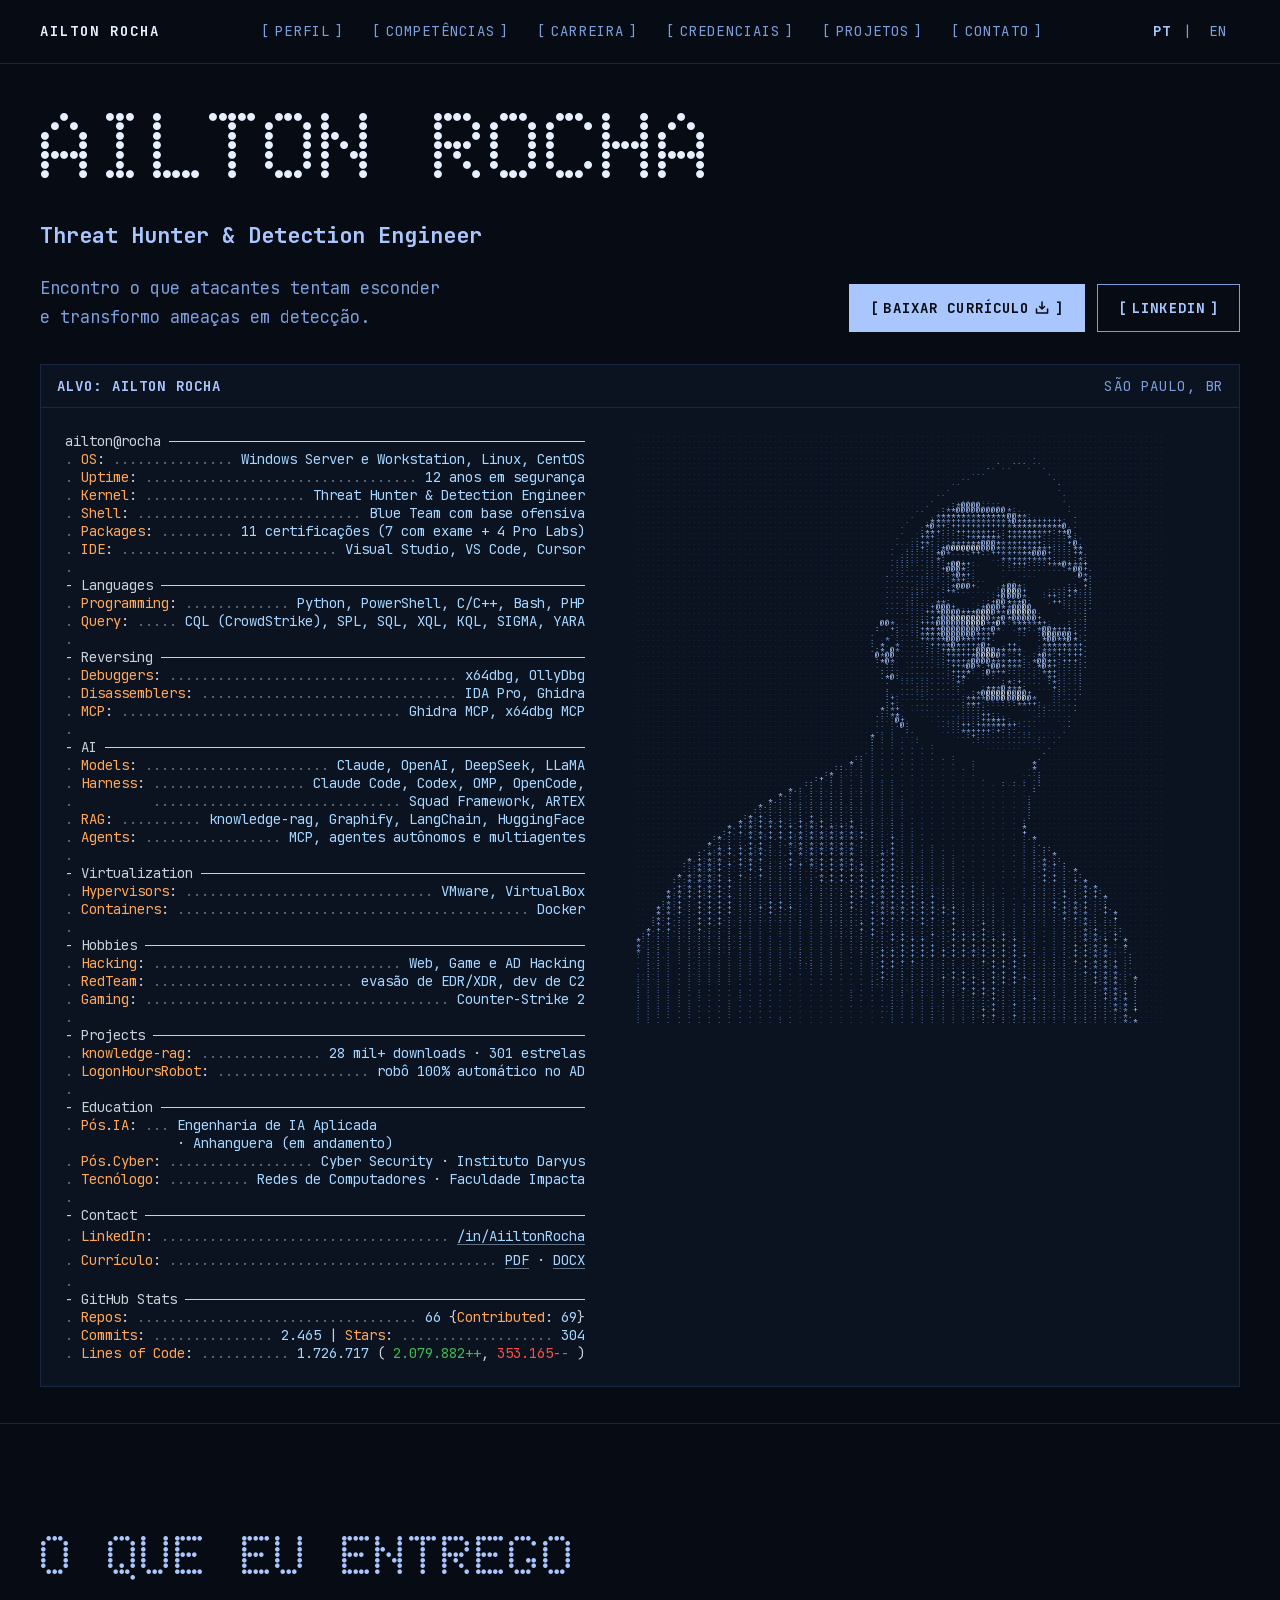
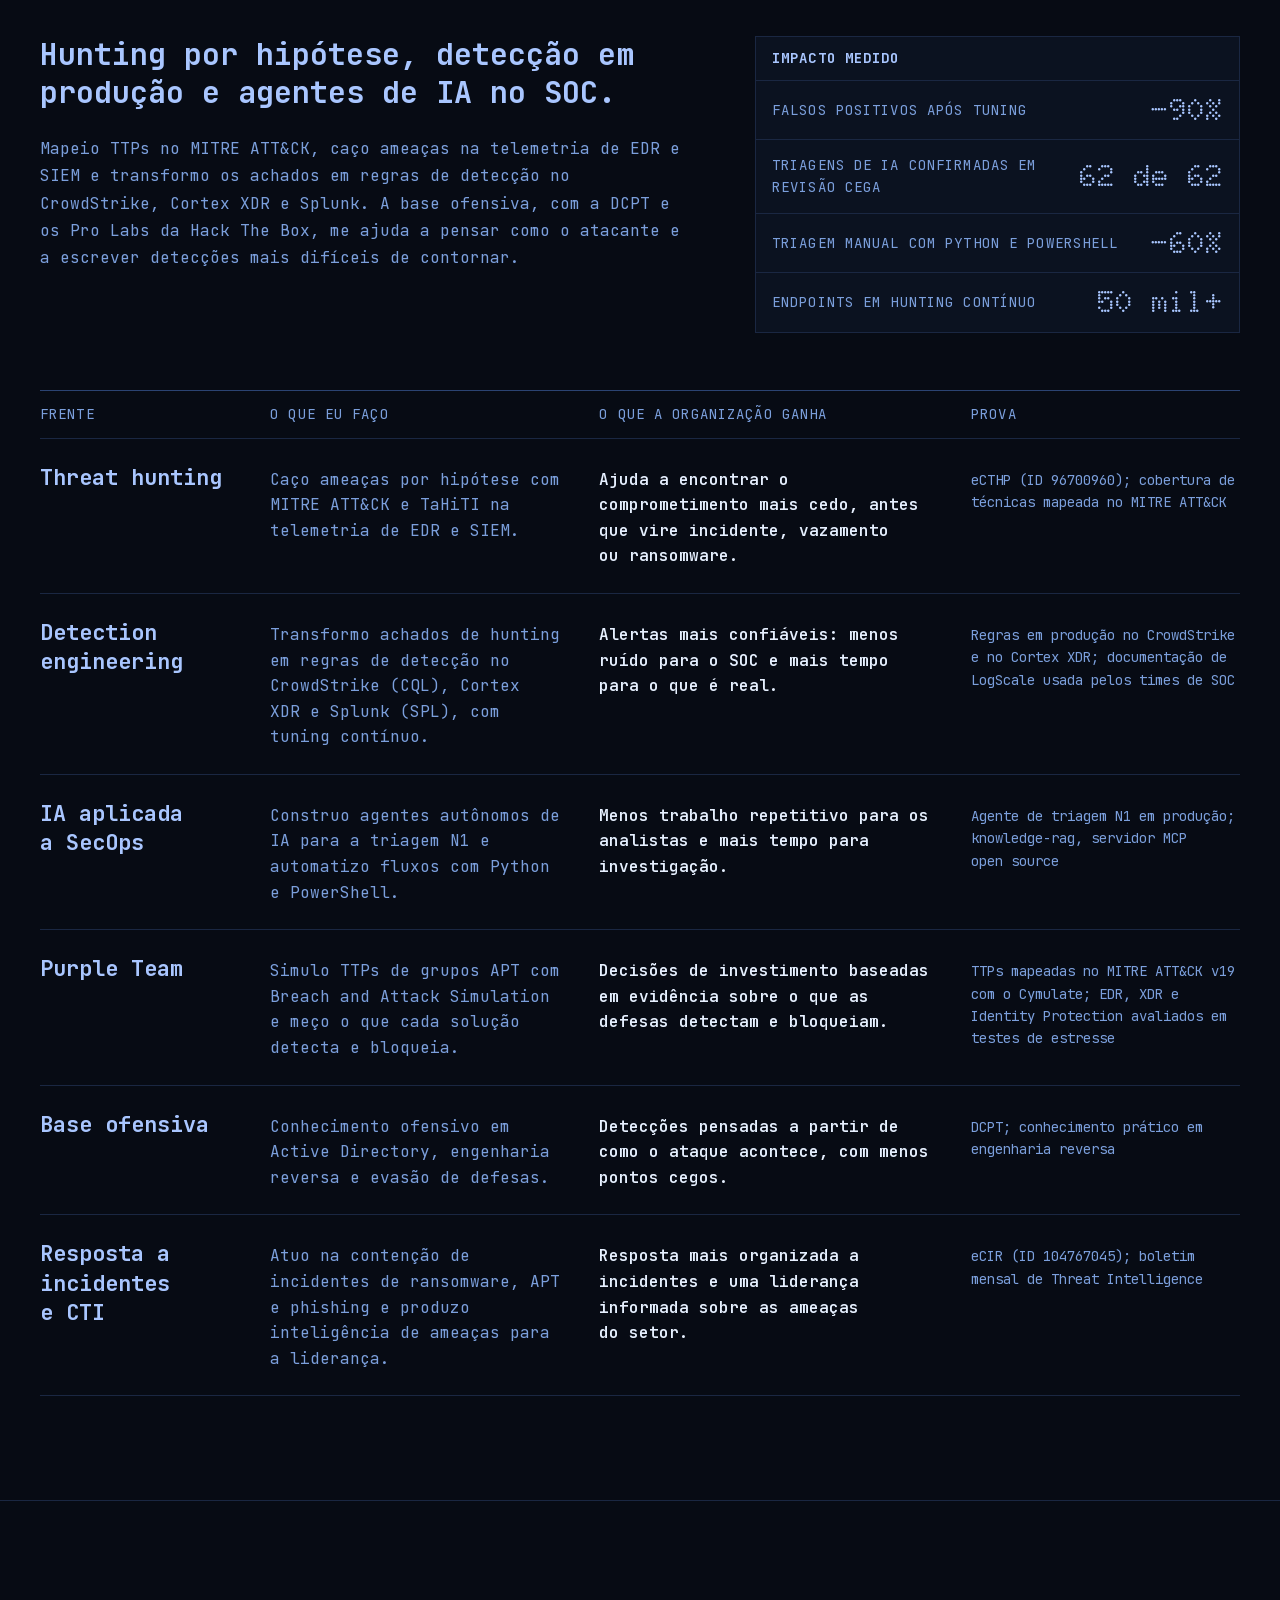
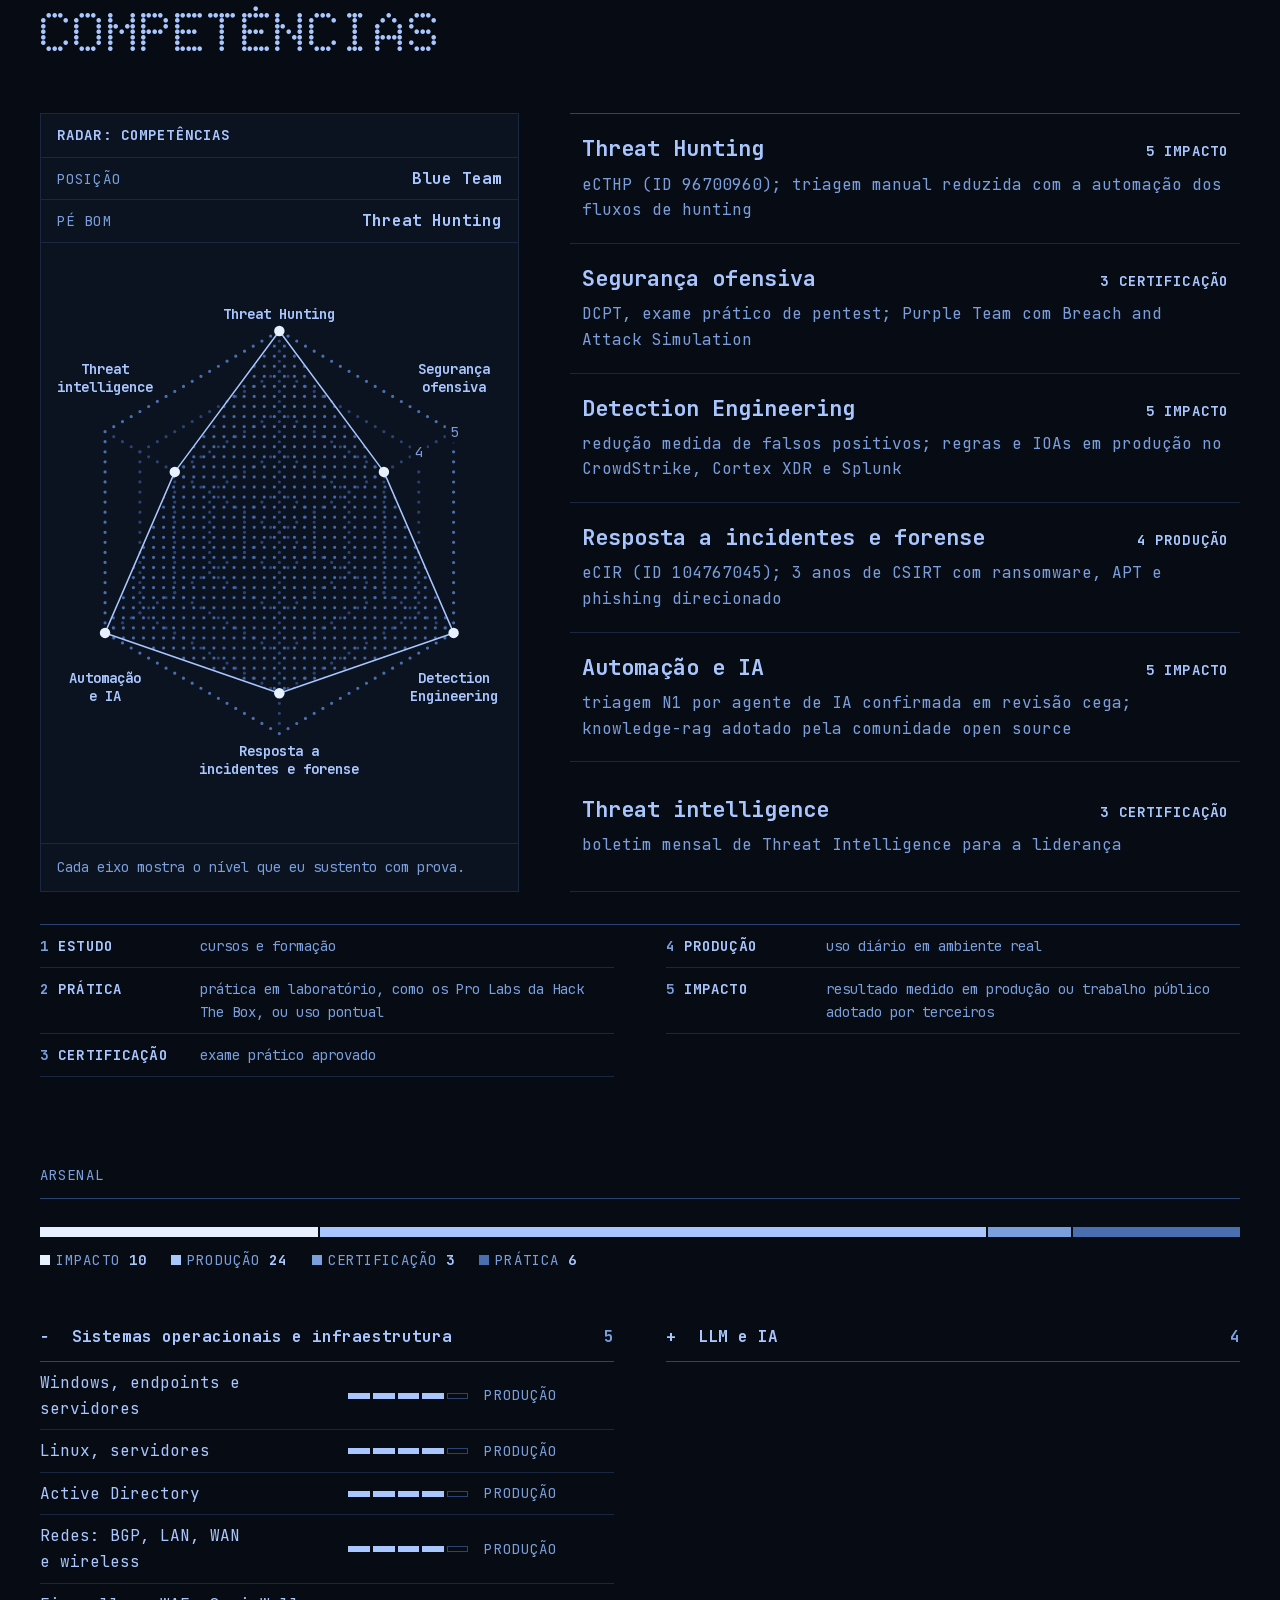
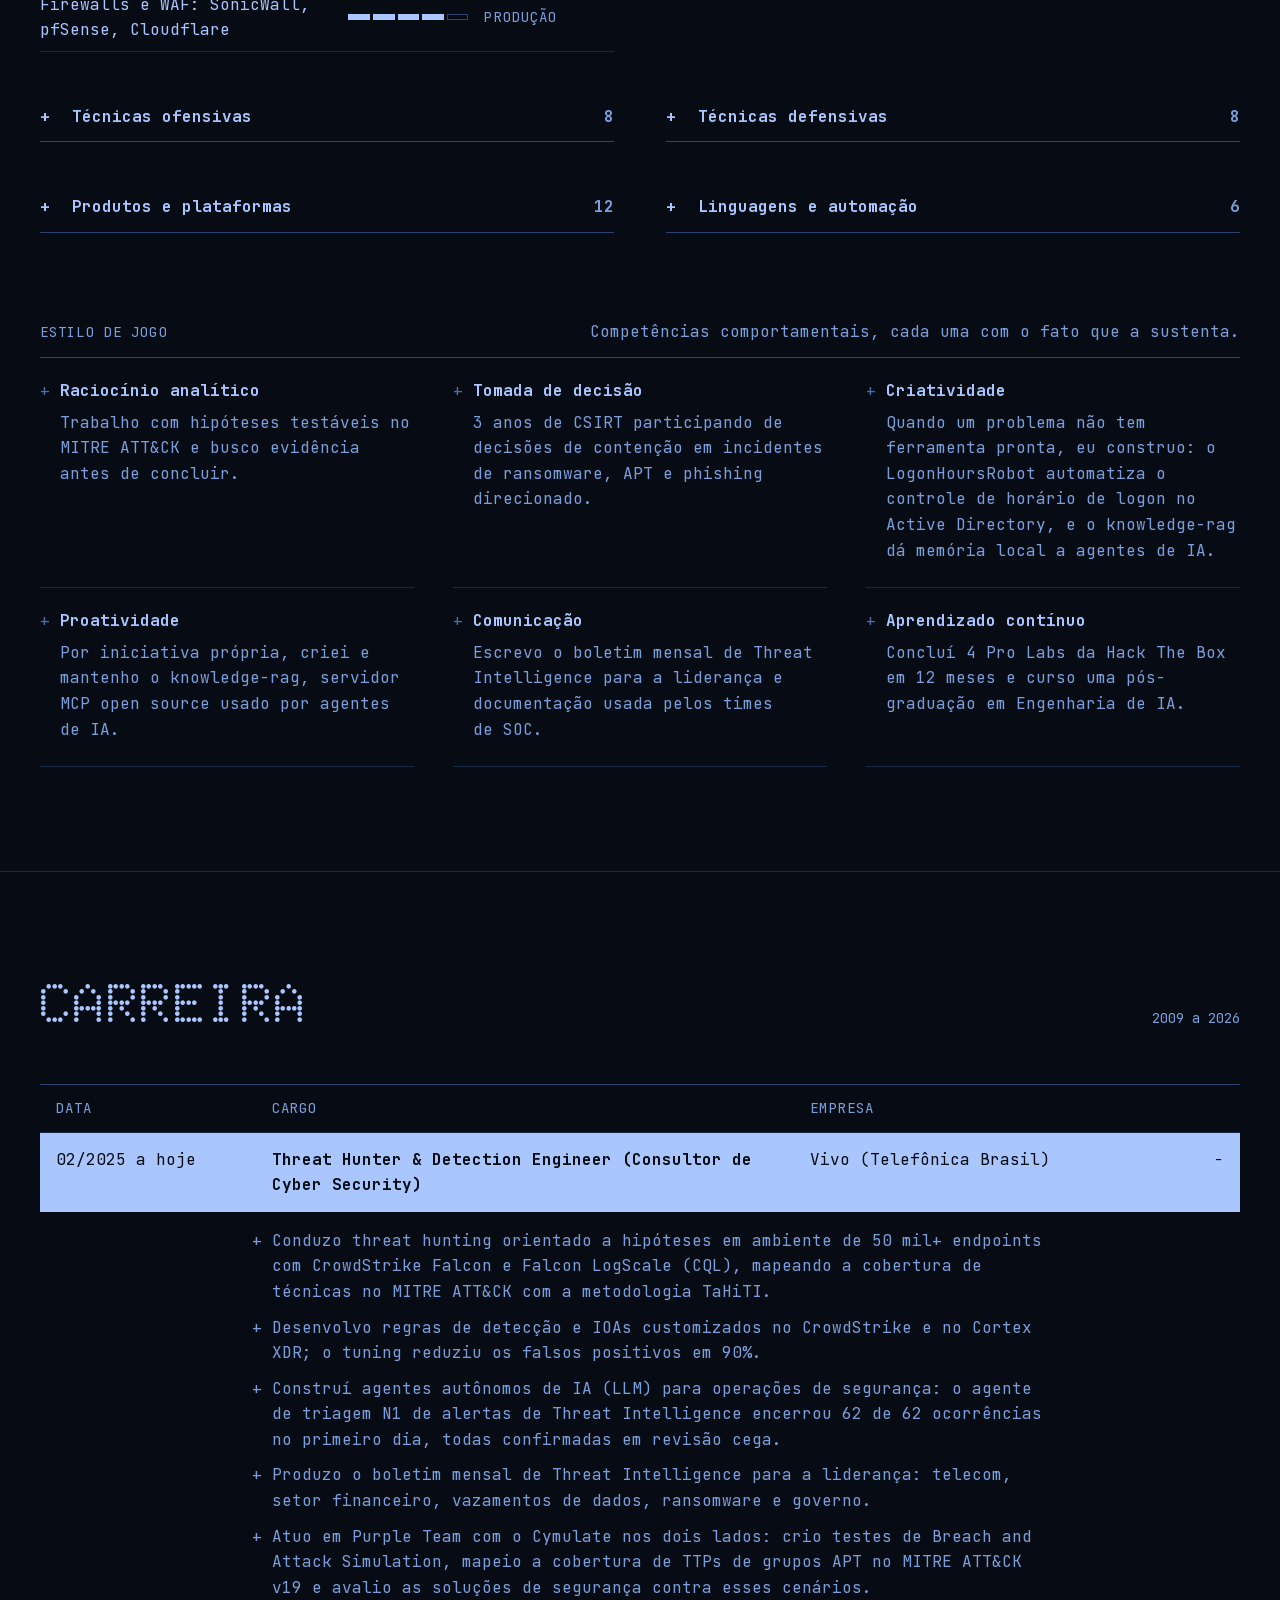
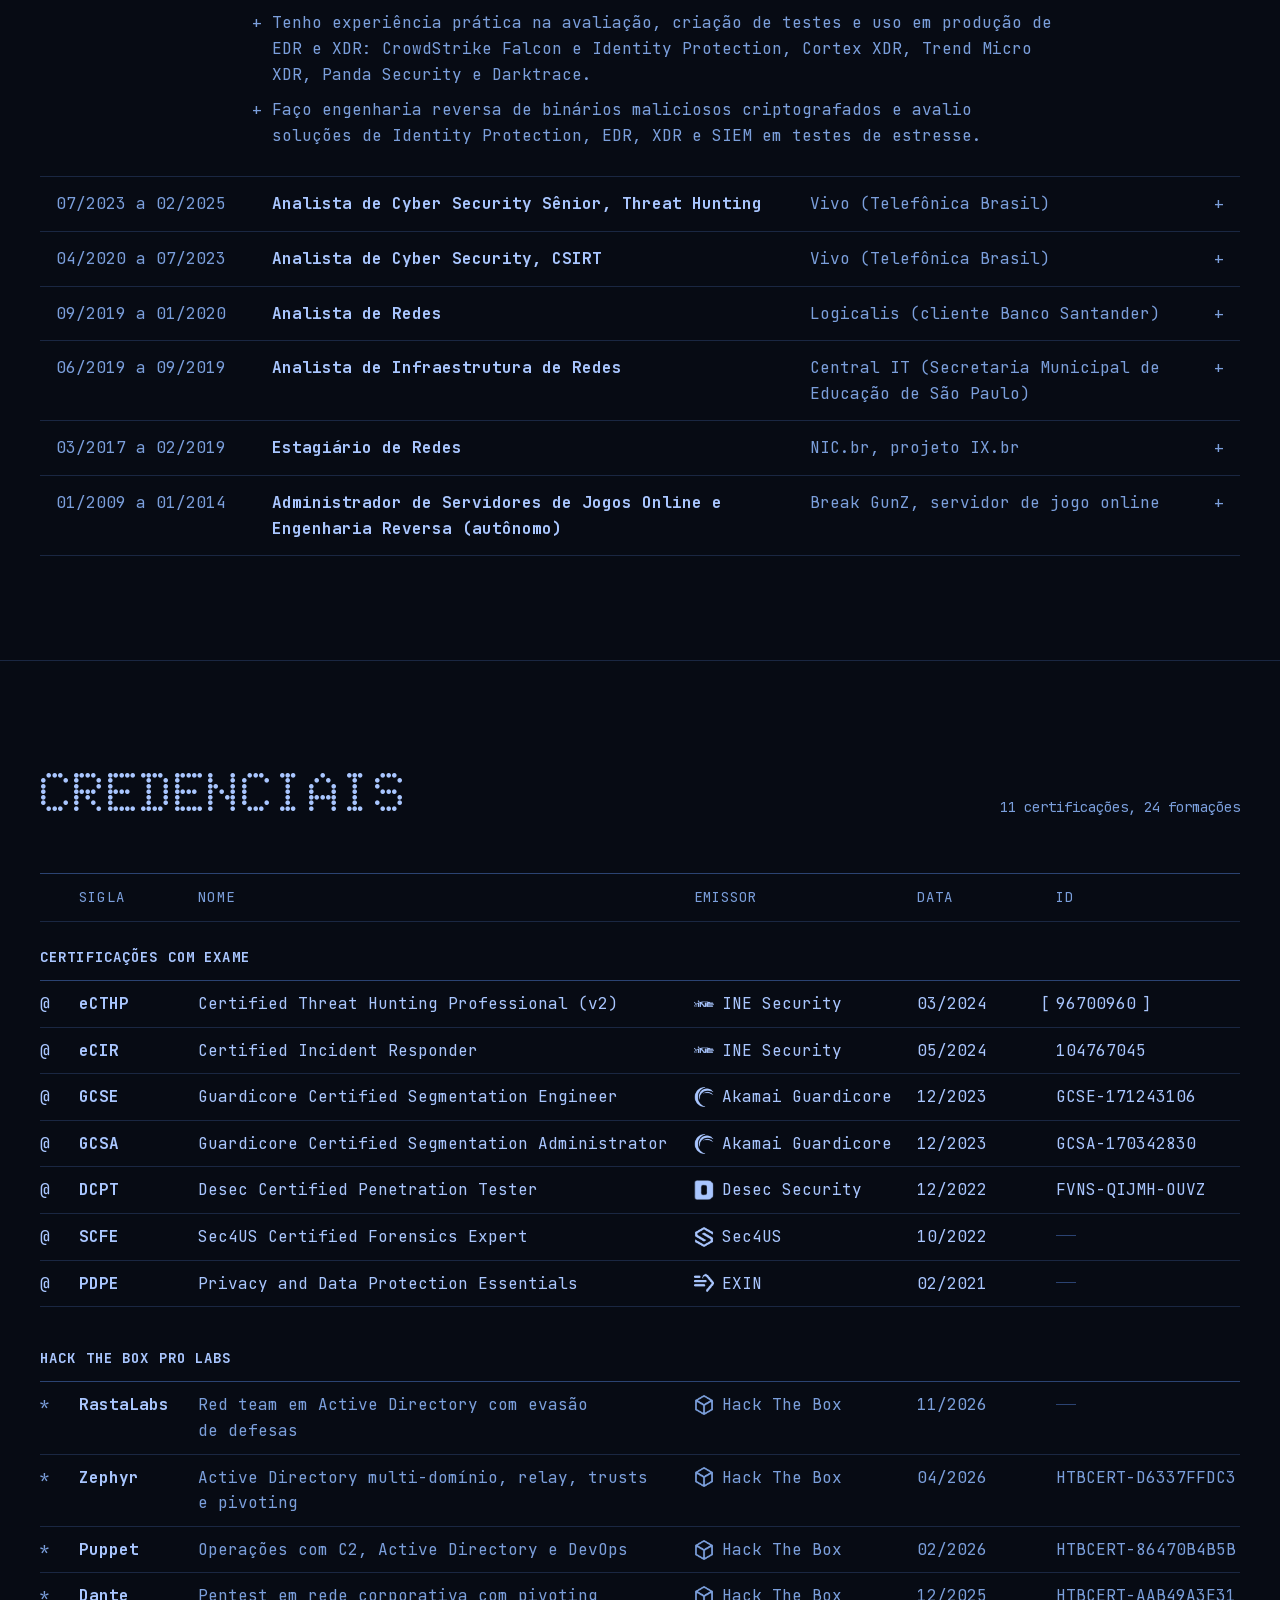
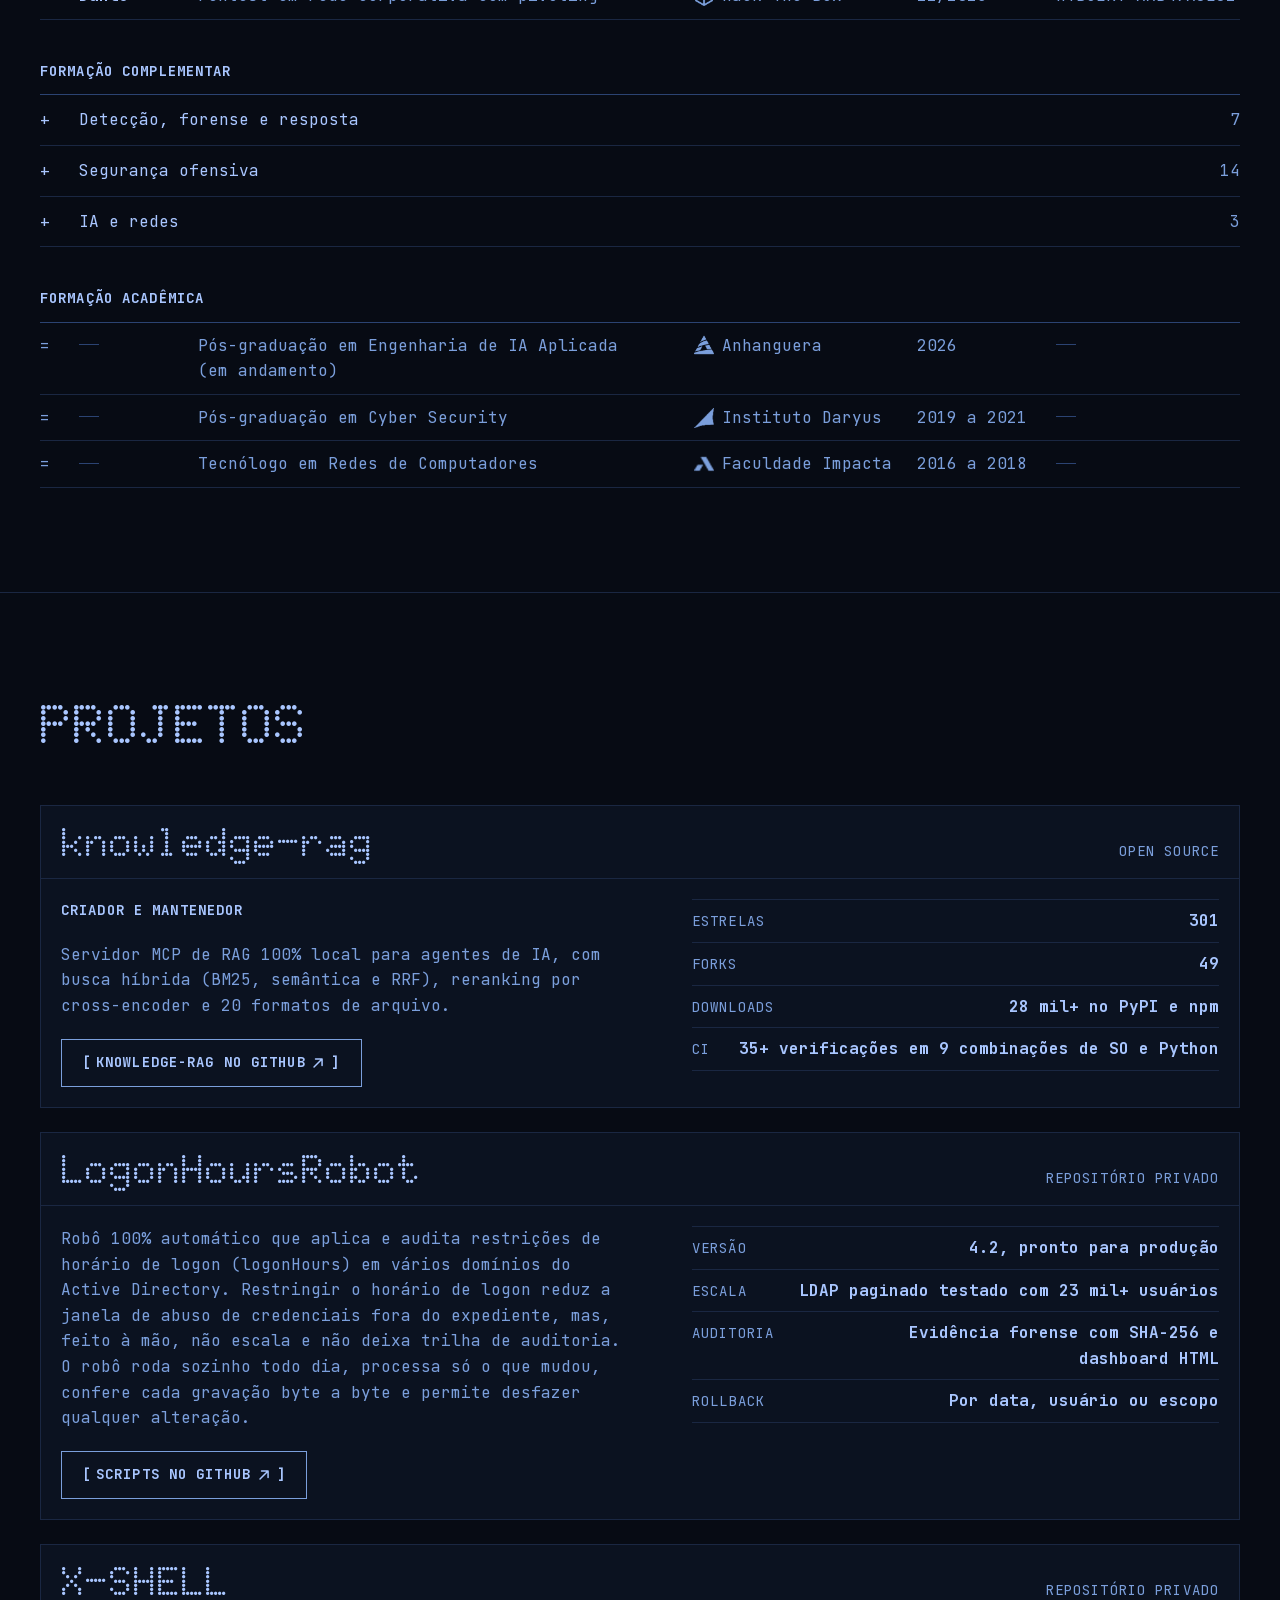
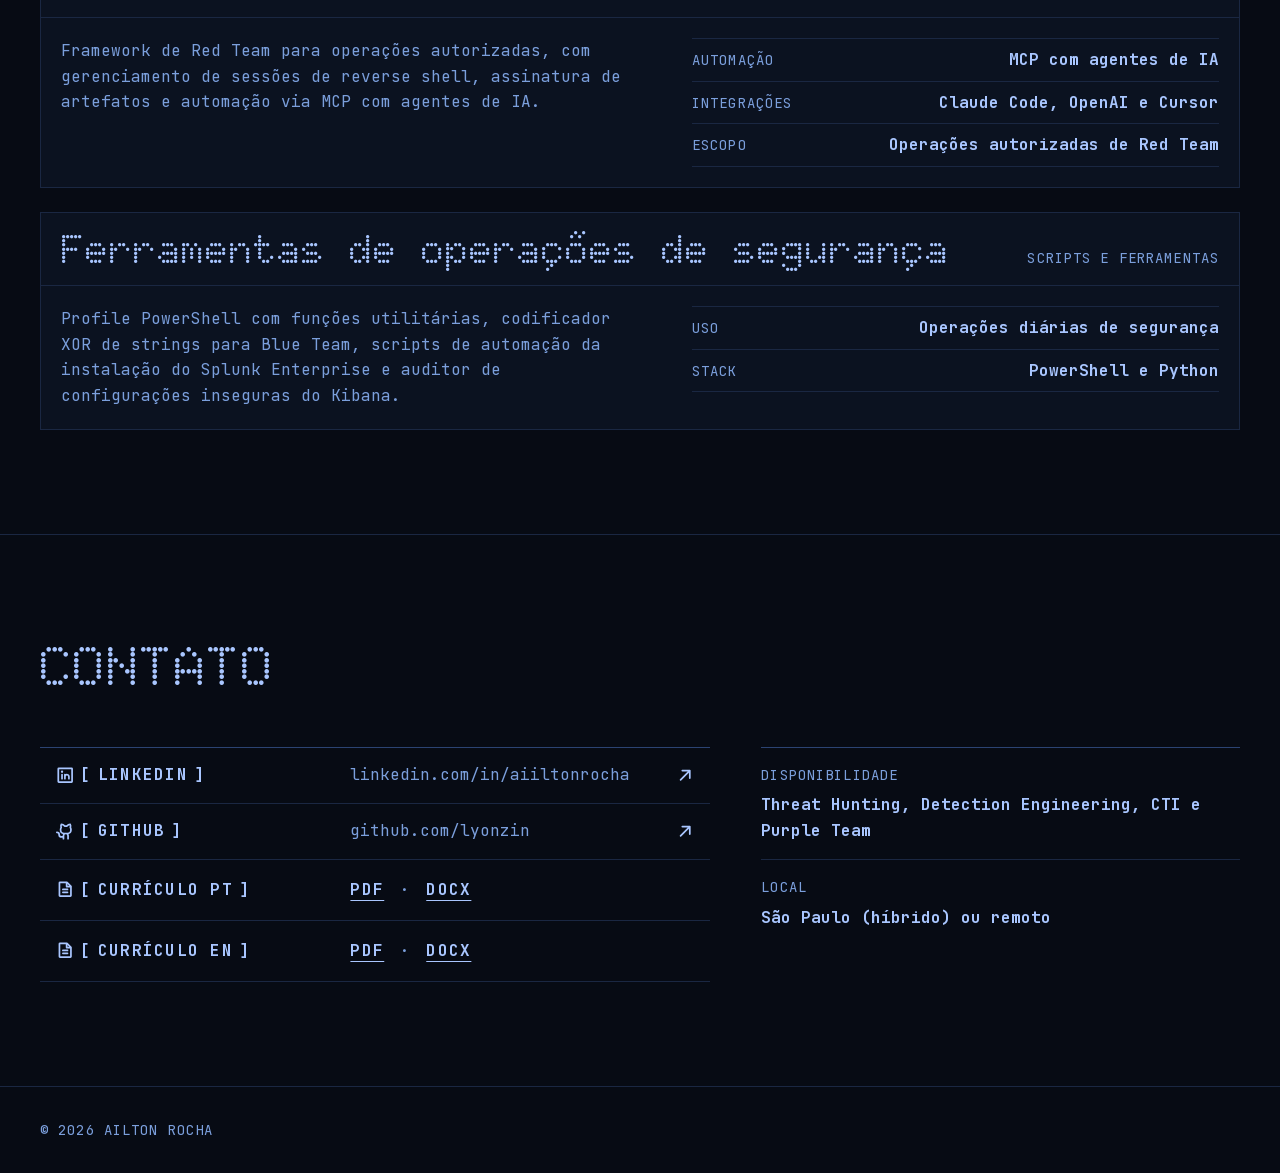
<file: index.html>
<!DOCTYPE html><html lang="pt-BR" class="SmP9FG_variable soDR9a_variable"><head><meta charSet="utf-8"/><meta name="viewport" content="width=device-width, initial-scale=1"/><link rel="preload" href="/_next/static/media/53897e768d329f66.p.3t6q91iet4nsy.woff2" as="font" crossorigin="" type="font/woff2"/><link rel="preload" href="/_next/static/media/fecad25956209f1c-s.p.2wevs-sv5kmpm.woff2" as="font" crossorigin="" type="font/woff2"/><link rel="stylesheet" href="/_next/static/chunks/2yo3gxenkb7-z.css" data-precedence="next"/><link rel="stylesheet" href="/_next/static/chunks/1q2202u15epn6.css" data-precedence="next"/><link rel="preload" as="script" fetchPriority="low" href="/_next/static/chunks/0j1we3cwg31qe.js"/><script src="/_next/static/chunks/16d9m7jc71162.js" async=""></script><script src="/_next/static/chunks/23e6jep2anmtk.js" async=""></script><script src="/_next/static/chunks/turbopack-2u1d16houkiyo.js" async=""></script><script src="/_next/static/chunks/3qfy96eoyh-ek.js" async=""></script><script src="/_next/static/chunks/0442-5-h9fk66.js" async=""></script><meta name="next-size-adjust" content=""/><meta http-equiv="Content-Security-Policy" content="default-src &#x27;self&#x27;; script-src &#x27;self&#x27; &#x27;unsafe-inline&#x27;; style-src &#x27;self&#x27; &#x27;unsafe-inline&#x27;; img-src &#x27;self&#x27; data:; font-src &#x27;self&#x27;; connect-src &#x27;self&#x27; https://raw.githubusercontent.com; object-src &#x27;none&#x27;; base-uri &#x27;none&#x27;; form-action &#x27;none&#x27;"/><meta name="google-site-verification" content="U03f5_lqeEQ4AJa9trzIJXGvuuitxYy3j0FsF-HKnWs"/><meta name="theme-color" content="#070b14"/><meta name="color-scheme" content="dark"/><title>Ailton Rocha | Threat Hunter &amp; Detection Engineer</title><meta name="description" content="Ailton Rocha, Threat Hunter &amp; Detection Engineer em São Paulo: threat hunting, detecção no CrowdStrike e Cortex XDR, CTI, Blue e Red Team, IA no SOC."/><link rel="canonical" href="https://lyonzin.github.io/"/><link rel="alternate" hrefLang="pt-BR" href="https://lyonzin.github.io/"/><link rel="alternate" hrefLang="en" href="https://lyonzin.github.io/en/"/><link rel="alternate" hrefLang="x-default" href="https://lyonzin.github.io/en/"/><meta property="og:title" content="Ailton Rocha | Threat Hunter &amp; Detection Engineer"/><meta property="og:description" content="Ailton Rocha, Threat Hunter &amp; Detection Engineer em São Paulo: threat hunting, detecção no CrowdStrike e Cortex XDR, CTI, Blue e Red Team, IA no SOC."/><meta property="og:url" content="https://lyonzin.github.io/"/><meta property="og:site_name" content="Ailton Rocha"/><meta property="og:locale" content="pt_BR"/><meta property="og:image" content="https://lyonzin.github.io/og.png"/><meta property="og:image:width" content="1200"/><meta property="og:image:height" content="630"/><meta property="og:image:alt" content="Ailton Rocha, Threat Hunter &amp; Detection Engineer, com o retrato desenhado em pontos azuis sobre fundo escuro."/><meta property="og:locale:alternate" content="en_US"/><meta property="og:type" content="profile"/><meta property="profile:first_name" content="Ailton"/><meta property="profile:last_name" content="Rocha"/><meta property="profile:username" content="lyonzin"/><meta name="twitter:card" content="summary_large_image"/><meta name="twitter:title" content="Ailton Rocha | Threat Hunter &amp; Detection Engineer"/><meta name="twitter:description" content="Ailton Rocha, Threat Hunter &amp; Detection Engineer em São Paulo: threat hunting, detecção no CrowdStrike e Cortex XDR, CTI, Blue e Red Team, IA no SOC."/><meta name="twitter:image" content="https://lyonzin.github.io/og.png"/><meta name="twitter:image:alt" content="Ailton Rocha, Threat Hunter &amp; Detection Engineer, com o retrato desenhado em pontos azuis sobre fundo escuro."/><link rel="icon" href="/favicon.svg" type="image/svg+xml"/><link rel="icon" href="/favicon.ico" sizes="16x16 32x32 48x48"/><link rel="apple-touch-icon" href="/apple-touch-icon.png"/><script src="/_next/static/chunks/0cz1d0mv5g_q7.js" noModule=""></script></head><body><div hidden=""><!--$--><!--/$--></div><a class="skip-link" href="#main">Pular para o conteúdo</a><header class="hBw1pG_bar"><a class="hBw1pG_wordmark" href="#top"><span class="hBw1pG_full">Ailton Rocha</span><span class="hBw1pG_short" aria-hidden="true">AR</span></a><nav class="hBw1pG_nav" aria-label="Seções"><ul><li><a href="#perfil"><span class="bracket bracket-open" aria-hidden="true">[</span>Perfil<span class="bracket bracket-close" aria-hidden="true">]</span></a></li><li><a href="#competencias"><span class="bracket bracket-open" aria-hidden="true">[</span>Competências<span class="bracket bracket-close" aria-hidden="true">]</span></a></li><li><a href="#carreira"><span class="bracket bracket-open" aria-hidden="true">[</span>Carreira<span class="bracket bracket-close" aria-hidden="true">]</span></a></li><li><a href="#credenciais"><span class="bracket bracket-open" aria-hidden="true">[</span>Credenciais<span class="bracket bracket-close" aria-hidden="true">]</span></a></li><li><a href="#projetos"><span class="bracket bracket-open" aria-hidden="true">[</span>Projetos<span class="bracket bracket-close" aria-hidden="true">]</span></a></li><li><a href="#contato"><span class="bracket bracket-open" aria-hidden="true">[</span>Contato<span class="bracket bracket-close" aria-hidden="true">]</span></a></li></ul></nav><nav class="hBw1pG_lang" aria-label="Idioma"><span aria-current="page">PT</span><span class="hBw1pG_divider" aria-hidden="true">|</span><a href="/en/" hrefLang="en" lang="en">EN<span class="sr-only"> (<!-- -->English<!-- -->)</span></a></nav></header><main id="main"><section class="ZARIfG_hero" aria-labelledby="hero-title"><div class="ZARIfG_intro"><h1 id="hero-title" class="ZARIfG_name"><span>Ailton</span> <span>Rocha</span><span class="sr-only">, </span><span class="ZARIfG_role">Threat Hunter &amp; Detection Engineer</span></h1><p class="ZARIfG_anchor">Encontro o que atacantes tentam esconder e transformo ameaças em detecção.</p><div class="ZARIfG_actions"><a class="btn btn-primary" href="/cv/Ailton-Rocha-Threat-Hunter-Detection-Engineer-PT.pdf" download="" type="application/pdf"><span class="bracket bracket-open" aria-hidden="true">[</span>Baixar currículo<svg xmlns="http://www.w3.org/2000/svg" width="1em" height="1em" fill="currentColor" viewBox="0 0 256 256" aria-hidden="true"><path d="M228,144v64a12,12,0,0,1-12,12H40a12,12,0,0,1-12-12V144a12,12,0,0,1,24,0v52H204V144a12,12,0,0,1,24,0Zm-108.49,8.49a12,12,0,0,0,17,0l40-40a12,12,0,0,0-17-17L140,115V32a12,12,0,0,0-24,0v83L96.49,95.51a12,12,0,0,0-17,17Z"></path></svg><span class="bracket bracket-close" aria-hidden="true">]</span></a><a class="btn btn-outline" href="https://www.linkedin.com/in/aiiltonrocha/"><span class="bracket bracket-open" aria-hidden="true">[</span>LinkedIn<span class="bracket bracket-close" aria-hidden="true">]</span></a></div></div><div class="ZARIfG_card"><div class="ZARIfG_panelBar"><p class="ZARIfG_target">Alvo: Ailton Rocha</p><p>São Paulo, BR</p></div><div class="ZARIfG_cardBody"><div class="_8lw4mG_neofetch ZARIfG_fetch"><p class="_8lw4mG_header"><span>ailton@rocha</span><span class="_8lw4mG_rule" aria-hidden="true"></span></p><dl><div class="_8lw4mG_row"><dt><span class="_8lw4mG_mark" aria-hidden="true"></span><span><span class="_8lw4mG_key">OS</span>:</span><span class="_8lw4mG_leader" aria-hidden="true"></span></dt><dd><span class="_8lw4mG_chunk">Windows Server e Workstation,</span> <span class="_8lw4mG_chunk">Linux, CentOS</span></dd></div><div class="_8lw4mG_row"><dt><span class="_8lw4mG_mark" aria-hidden="true"></span><span><span class="_8lw4mG_key">Uptime</span>:</span><span class="_8lw4mG_leader" aria-hidden="true"></span></dt><dd>12 anos em segurança</dd></div><div class="_8lw4mG_row"><dt><span class="_8lw4mG_mark" aria-hidden="true"></span><span><span class="_8lw4mG_key">Kernel</span>:</span><span class="_8lw4mG_leader" aria-hidden="true"></span></dt><dd>Threat Hunter &amp; Detection Engineer</dd></div><div class="_8lw4mG_row"><dt><span class="_8lw4mG_mark" aria-hidden="true"></span><span><span class="_8lw4mG_key">Shell</span>:</span><span class="_8lw4mG_leader" aria-hidden="true"></span></dt><dd>Blue Team com base ofensiva</dd></div><div class="_8lw4mG_row"><dt><span class="_8lw4mG_mark" aria-hidden="true"></span><span><span class="_8lw4mG_key">Packages</span>:</span><span class="_8lw4mG_leader" aria-hidden="true"></span></dt><dd><span class="_8lw4mG_chunk">11 certificações</span> <span class="_8lw4mG_chunk">(7 com exame + 4 Pro Labs)</span></dd></div><div class="_8lw4mG_row"><dt><span class="_8lw4mG_mark" aria-hidden="true"></span><span><span class="_8lw4mG_key">IDE</span>:</span><span class="_8lw4mG_leader" aria-hidden="true"></span></dt><dd>Visual Studio, VS Code, Cursor</dd></div></dl><p class="_8lw4mG_blank" aria-hidden="true"></p><p class="_8lw4mG_header"><span><span aria-hidden="true">-</span> <!-- -->Languages</span><span class="_8lw4mG_rule" aria-hidden="true"></span></p><dl><div class="_8lw4mG_row"><dt><span class="_8lw4mG_mark" aria-hidden="true"></span><span><span class="_8lw4mG_key">Programming</span>:</span><span class="_8lw4mG_leader" aria-hidden="true"></span></dt><dd><span class="_8lw4mG_chunk">Python,</span> <span class="_8lw4mG_chunk">PowerShell,</span> <span class="_8lw4mG_chunk">C/C++,</span> <span class="_8lw4mG_chunk">Bash,</span> <span class="_8lw4mG_chunk">PHP</span></dd></div><div class="_8lw4mG_row"><dt><span class="_8lw4mG_mark" aria-hidden="true"></span><span><span class="_8lw4mG_key">Query</span>:</span><span class="_8lw4mG_leader" aria-hidden="true"></span></dt><dd><span class="_8lw4mG_chunk">CQL (CrowdStrike),</span> <span class="_8lw4mG_chunk">SPL,</span> <span class="_8lw4mG_chunk">SQL,</span> <span class="_8lw4mG_chunk">XQL,</span> <span class="_8lw4mG_chunk">KQL,</span> <span class="_8lw4mG_chunk">SIGMA,</span> <span class="_8lw4mG_chunk">YARA</span></dd></div></dl><p class="_8lw4mG_blank" aria-hidden="true"></p><p class="_8lw4mG_header"><span><span aria-hidden="true">-</span> <!-- -->Reversing</span><span class="_8lw4mG_rule" aria-hidden="true"></span></p><dl><div class="_8lw4mG_row"><dt><span class="_8lw4mG_mark" aria-hidden="true"></span><span><span class="_8lw4mG_key">Debuggers</span>:</span><span class="_8lw4mG_leader" aria-hidden="true"></span></dt><dd>x64dbg, OllyDbg</dd></div><div class="_8lw4mG_row"><dt><span class="_8lw4mG_mark" aria-hidden="true"></span><span><span class="_8lw4mG_key">Disassemblers</span>:</span><span class="_8lw4mG_leader" aria-hidden="true"></span></dt><dd>IDA Pro, Ghidra</dd></div><div class="_8lw4mG_row"><dt><span class="_8lw4mG_mark" aria-hidden="true"></span><span><span class="_8lw4mG_key">MCP</span>:</span><span class="_8lw4mG_leader" aria-hidden="true"></span></dt><dd>Ghidra MCP, x64dbg MCP</dd></div></dl><p class="_8lw4mG_blank" aria-hidden="true"></p><p class="_8lw4mG_header"><span><span aria-hidden="true">-</span> <!-- -->AI</span><span class="_8lw4mG_rule" aria-hidden="true"></span></p><dl><div class="_8lw4mG_row"><dt><span class="_8lw4mG_mark" aria-hidden="true"></span><span><span class="_8lw4mG_key">Models</span>:</span><span class="_8lw4mG_leader" aria-hidden="true"></span></dt><dd>Claude, OpenAI, DeepSeek, LLaMA</dd></div><div class="_8lw4mG_continued"><dt><span class="_8lw4mG_mark" aria-hidden="true"></span><span><span class="_8lw4mG_key">Harness</span>:</span></dt><dd><span class="_8lw4mG_valueLine"><span class="_8lw4mG_leader" aria-hidden="true"></span><span class="_8lw4mG_valueText"><span class="_8lw4mG_chunk">Claude Code,</span> <span class="_8lw4mG_chunk">Codex,</span> <span class="_8lw4mG_chunk">OMP,</span> <span class="_8lw4mG_chunk">OpenCode,</span></span></span><span class="_8lw4mG_valueLine"><span class="_8lw4mG_leader" aria-hidden="true"></span><span class="_8lw4mG_valueText"><span class="_8lw4mG_chunk">Squad Framework,</span> <span class="_8lw4mG_chunk">ARTEX</span></span></span></dd></div><div class="_8lw4mG_row"><dt><span class="_8lw4mG_mark" aria-hidden="true"></span><span><span class="_8lw4mG_key">RAG</span>:</span><span class="_8lw4mG_leader" aria-hidden="true"></span></dt><dd><span class="_8lw4mG_chunk">knowledge-rag,</span> <span class="_8lw4mG_chunk">Graphify,</span> <span class="_8lw4mG_chunk">LangChain,</span> <span class="_8lw4mG_chunk">HuggingFace</span></dd></div><div class="_8lw4mG_row"><dt><span class="_8lw4mG_mark" aria-hidden="true"></span><span><span class="_8lw4mG_key">Agents</span>:</span><span class="_8lw4mG_leader" aria-hidden="true"></span></dt><dd>MCP, agentes autônomos e multiagentes</dd></div></dl><p class="_8lw4mG_blank" aria-hidden="true"></p><p class="_8lw4mG_header"><span><span aria-hidden="true">-</span> <!-- -->Virtualization</span><span class="_8lw4mG_rule" aria-hidden="true"></span></p><dl><div class="_8lw4mG_row"><dt><span class="_8lw4mG_mark" aria-hidden="true"></span><span><span class="_8lw4mG_key">Hypervisors</span>:</span><span class="_8lw4mG_leader" aria-hidden="true"></span></dt><dd>VMware, VirtualBox</dd></div><div class="_8lw4mG_row"><dt><span class="_8lw4mG_mark" aria-hidden="true"></span><span><span class="_8lw4mG_key">Containers</span>:</span><span class="_8lw4mG_leader" aria-hidden="true"></span></dt><dd>Docker</dd></div></dl><p class="_8lw4mG_blank" aria-hidden="true"></p><p class="_8lw4mG_header"><span><span aria-hidden="true">-</span> <!-- -->Hobbies</span><span class="_8lw4mG_rule" aria-hidden="true"></span></p><dl><div class="_8lw4mG_row"><dt><span class="_8lw4mG_mark" aria-hidden="true"></span><span><span class="_8lw4mG_key">Hacking</span>:</span><span class="_8lw4mG_leader" aria-hidden="true"></span></dt><dd>Web, Game e AD Hacking</dd></div><div class="_8lw4mG_row"><dt><span class="_8lw4mG_mark" aria-hidden="true"></span><span><span class="_8lw4mG_key">RedTeam</span>:</span><span class="_8lw4mG_leader" aria-hidden="true"></span></dt><dd><span class="_8lw4mG_chunk">evasão de EDR/XDR,</span> <span class="_8lw4mG_chunk">dev de C2</span></dd></div><div class="_8lw4mG_row"><dt><span class="_8lw4mG_mark" aria-hidden="true"></span><span><span class="_8lw4mG_key">Gaming</span>:</span><span class="_8lw4mG_leader" aria-hidden="true"></span></dt><dd>Counter-Strike 2</dd></div></dl><p class="_8lw4mG_blank" aria-hidden="true"></p><p class="_8lw4mG_header"><span><span aria-hidden="true">-</span> <!-- -->Projects</span><span class="_8lw4mG_rule" aria-hidden="true"></span></p><dl><div class="_8lw4mG_row"><dt><span class="_8lw4mG_mark" aria-hidden="true"></span><span><span class="_8lw4mG_key">knowledge-rag</span>:</span><span class="_8lw4mG_leader" aria-hidden="true"></span></dt><dd><span class="_8lw4mG_chunk">28 mil+ downloads</span> <span class="_8lw4mG_chunk"><span class="_8lw4mG_text">·</span> 301 estrelas</span></dd></div><div class="_8lw4mG_row"><dt><span class="_8lw4mG_mark" aria-hidden="true"></span><span><span class="_8lw4mG_key">LogonHoursRobot</span>:</span><span class="_8lw4mG_leader" aria-hidden="true"></span></dt><dd>robô 100% automático no AD</dd></div></dl><p class="_8lw4mG_blank" aria-hidden="true"></p><p class="_8lw4mG_header"><span><span aria-hidden="true">-</span> <!-- -->Education</span><span class="_8lw4mG_rule" aria-hidden="true"></span></p><dl><div class="_8lw4mG_row"><dt><span class="_8lw4mG_mark" aria-hidden="true"></span><span><span class="_8lw4mG_key">Pós</span>.<span class="_8lw4mG_key">IA</span>:</span><span class="_8lw4mG_leader" aria-hidden="true"></span></dt><dd><span class="_8lw4mG_chunk">Engenharia de IA Aplicada</span> <span class="_8lw4mG_chunk"><span class="_8lw4mG_text">·</span> Anhanguera (em andamento)</span></dd></div><div class="_8lw4mG_row"><dt><span class="_8lw4mG_mark" aria-hidden="true"></span><span><span class="_8lw4mG_key">Pós</span>.<span class="_8lw4mG_key">Cyber</span>:</span><span class="_8lw4mG_leader" aria-hidden="true"></span></dt><dd><span class="_8lw4mG_chunk">Cyber Security</span> <span class="_8lw4mG_chunk"><span class="_8lw4mG_text">·</span> Instituto Daryus</span></dd></div><div class="_8lw4mG_row"><dt><span class="_8lw4mG_mark" aria-hidden="true"></span><span><span class="_8lw4mG_key">Tecnólogo</span>:</span><span class="_8lw4mG_leader" aria-hidden="true"></span></dt><dd><span class="_8lw4mG_chunk">Redes de Computadores</span> <span class="_8lw4mG_chunk"><span class="_8lw4mG_text">·</span> Faculdade Impacta</span></dd></div></dl><p class="_8lw4mG_blank" aria-hidden="true"></p><p class="_8lw4mG_header"><span><span aria-hidden="true">-</span> <!-- -->Contact</span><span class="_8lw4mG_rule" aria-hidden="true"></span></p><dl class="_8lw4mG_contact"><div class="_8lw4mG_row"><dt><span class="_8lw4mG_mark" aria-hidden="true"></span><span><span class="_8lw4mG_key">LinkedIn</span>:</span><span class="_8lw4mG_leader" aria-hidden="true"></span></dt><dd><a class="_8lw4mG_link" href="https://www.linkedin.com/in/aiiltonrocha/">/in/AiiltonRocha</a></dd></div><div class="_8lw4mG_row"><dt><span class="_8lw4mG_mark" aria-hidden="true"></span><span><span class="_8lw4mG_key">Currículo</span>:</span><span class="_8lw4mG_leader" aria-hidden="true"></span></dt><dd><a class="_8lw4mG_link" href="/cv/Ailton-Rocha-Threat-Hunter-Detection-Engineer-PT.pdf" download="" hrefLang="pt-BR" type="application/pdf">PDF<span class="sr-only"> (<!-- -->Currículo<!-- -->)</span></a><span class="_8lw4mG_text" aria-hidden="true"> · </span><a class="_8lw4mG_link" href="/cv/Ailton-Rocha-Threat-Hunter-Detection-Engineer-PT.docx" download="" hrefLang="pt-BR" type="application/vnd.openxmlformats-officedocument.wordprocessingml.document">DOCX<span class="sr-only"> (<!-- -->Currículo<!-- -->)</span></a></dd></div></dl><p class="_8lw4mG_blank" aria-hidden="true"></p><p class="_8lw4mG_header"><span><span aria-hidden="true">-</span> <!-- -->GitHub Stats</span><span class="_8lw4mG_rule" aria-hidden="true"></span></p><dl class="_8lw4mG_stats"><div class="_8lw4mG_row"><dt><span class="_8lw4mG_mark" aria-hidden="true"></span><span><span class="_8lw4mG_key">Repos</span>:</span><span class="_8lw4mG_leader" aria-hidden="true"></span></dt><dd>66<!-- --> <span class="_8lw4mG_text">{</span><span class="_8lw4mG_key">Contributed</span><span class="_8lw4mG_text">: </span>69<span class="_8lw4mG_text">}</span></dd></div><div class="_8lw4mG_row _8lw4mG_pairStart"><dt><span class="_8lw4mG_mark" aria-hidden="true"></span><span><span class="_8lw4mG_key">Commits</span>:</span><span class="_8lw4mG_leader" aria-hidden="true"></span></dt><dd>2.465</dd></div><div class="_8lw4mG_row _8lw4mG_pairEnd"><dt><span class="_8lw4mG_text" aria-hidden="true">|</span><span><span class="_8lw4mG_key">Stars</span>:</span><span class="_8lw4mG_leader" aria-hidden="true"></span></dt><dd>304</dd></div><div class="_8lw4mG_row"><dt><span class="_8lw4mG_mark" aria-hidden="true"></span><span><span class="_8lw4mG_key">Lines of Code</span>:</span><span class="_8lw4mG_leader" aria-hidden="true"></span></dt><dd>1.726.717<!-- --> <span class="_8lw4mG_text">( </span><span class="_8lw4mG_added">2.079.882<!-- -->++</span><span class="_8lw4mG_text">, </span><span class="_8lw4mG_removed">353.165<!-- -->--</span><span class="_8lw4mG_text"> )</span></dd></div></dl></div><div class="ZARIfG_portrait" data-nosnippet=""><figure class="_3_8iSa_figure" style="--cols:104;--ratio:0.9454545454545454;--pitch:0.75;--advance:0.6"><div class="_3_8iSa_frame"><div class="_3_8iSa_stage" role="img" aria-label="Retrato de Ailton Rocha desenhado em caracteres"><pre class="_3_8iSa_ink-20" aria-hidden="true">........................................................................................................
........................................................................................................
........................................................................................................
........................................................................................................
.............................................................................. .........................
....................................................................... ..   .  ........................
.....................................................................            .......................
..................................................................                ......................
................................................................                   .....................
..............................................................                      ....................
.............................................................                       ....................
...........................................................                          ...................
..........................................................                           ...................
.........................................................                             ..................
.......................................................                               ..................
......................................................                                 .................
.....................................................                                  .................
....................................................                                   .................
....................................................                                   .................
...................................................                                     ................
...................................................                                     ................
..................................................                                      ................
..................................................                                       ...............
..................................................                                       ...............
..................................................                                       ...............
..................................................                                        ..............
.................................................                                         ..............
.................................................                                         ..............
.................................................                                         ..............
.................................................                                         ..............
.................................................                                         ..............
.................................................                                         ..............
.................................................                                         ..............
.................................................                                        ...............
.................................................                                        ...............
................................................                                         ...............
...............................................                                          ...............
..............................................                                           ...............
..............................................                                           ...............
..............................................                                           ...............
..............................................                                           ...............
...............................................                                          ...............
...............................................                                          ...............
...............................................                                          ...............
................................................                                        ................
................................................                                        ................
.................................................                                       ................
.................................................                                       ................
.................................................                                       ................
.................................................                                      .................
.................................................                                      .................
................................................                                       .................
...............................................                                       ..................
...............................................                                       ..................
...............................................                                       ..................
...............................................                                      ...................
..............................................                                      ....................
..............................................                                     .....................
..............................................                                    ......................
.............................................                                    .......................
...........................................                                     ........................
..........................................                                     .........................
.......................................                                        .........................
.....................................                                           ........................
...................................                                             ........................
.................................                                               ........................
..............................                                                 .........................
............................                                                  ..........................
..........................                                                    ..........................
........................                                                      ..........................
.......................                                                       ..........................
.....................                                                         ..........................
....................                                                         ...........................
..................                                                           ...........................
.................                                                            ...........................
...............                                                                .........................
..............                                                                  ........................
.............                                                                     ......................
............                                                                       .....................
..........                                                                          ....................
.........                                                                            ...................
.........                                                                              .................
........                                                                                ................
.......                                                                                  ...............
.......                                                                                    .............
......                                                                                      ............
......                                                                                       ...........
.....                                                                                        ...........
....                                                                                          ..........
....                                                                                           .........
...                                                                                            .........
...                                                                                            .........
..                                                                                              ........
.                                                                                               ........
                                                                                                 .......
                                                                                                 .......
                                                                                                 .......
                                                                                                  ......
                                                                                                  ......
                                                                                                  ......
                                                                                                  ......
                                                                                                   .....
                                                                                                   .....
                                                                                                   .....
                                                                                                   .....
                                                                                                   .....
                                                                                                   .....
                                                                                                   .....
                                                                                                  ......
                                                                                                   .....</pre><pre class="_3_8iSa_ink-40" aria-hidden="true">












                                                               .  ....
                                                             .           .
                                                           .                .
                                                                              ......


                                                       .
                                                      .
                                                    ..
                                                    .

                                                              ...     .
                                                                   .   .
                                                                                ..
                                                  .                     .  . ..       .
                                                  .                 .   .. .           .
                                                  .
                                                  .              ......         .
                                                  . .             .  .       .
                                                    .         .   ..
                                                                  .           .
                                                  .                                . .
                                                  ...                           .
                                                    .                             ...
                                                ..                      .

                                                .    .                     .
                                                  . ..                     .
                                                    ...                     .
                                                    ..                       .
                                                   . .
                                                .  . .
                                                    .              .
                                                                        ..      .
                                                                     ...     .
                                                                .              ...
                                                   .        .   ..
                                                    ...    ...
                                                    . .   ....                  ..
                                                    . ..  .... .            .       ..
                                                        ... ..                .  ....
                                                 .   .    ..               .   ..  ..
                                                           .                  .     .
                                                            .                 .....
                                                    ....       .              .  ..
                                                      .              ....    .  .
                                                                     .......  ..

                                                        .
                                                        . . .
                                           .        .   . . . .              .
                                         . .        .   . . . . .           .
                                     .              . . . . . . . .         .
                                                    . . . . . . . . . .  . .
                                   . . .   . .        . . . . . . . . . . . .
                                 . . . .   .          . . . . . . . . . . . .
                             . . . . . .              . . . . . . . . . . . .
                           . . . . . . . . .          . . . . . . . . . . . .
                           . . . . . . . . .          . . . . . . . . . . . .
                           . . . . . . . .   .   .      . . . . . . . . . . .
                                     . .     . . .      . . . . . . . . . .
                                           . .            . . . . . . . . .
                           . .                   .        . . . . . . . . .
                   . .                           . .      . . . . . . . . .
                 . .     .                   . . . .        . . . . . . . .
                   .       .               . . .   .          . . . . . . .
             .             .               . .     .            . . . . .        .
                 .       . .                 .     .                . . .
                   .     . . . .             .                    . . . . .        .
                 . .     . . . . .                   . .          . . .            .
                 . .     . . . . .                   .              . .            . .
                 . . .   . . . .                     .   .            . . .    .   . .
                   . . . . . . . . .     .               . . .            .    . . . .
                   . . . . . . .     . . .               . . . .          .    . .   .
                   . . .   . . . .   . . .               . . . .     .       . . .       .
         . .       . . .     . . .   . . .   .             . . .   . .         . .       .
         . .       . . . .     . .   . . .   .                 . . . .         . .       .
         .         . . . .     . .   . . .   .                 . . . .       . . .       . . .
         . .       . . . . . . .     . . .   .             . . . .   . .       .   .
         . .     . .                   . .   .     . . .   . . . .   .   .         .       .
         . .   . .                     . . . .     . . . . .     .     . .           .     .
   . . . . .   .   . .                 . . . .   .     . .             . .           .       .
   . .   . . . . . .                       . .   .       . .               . .       .
 . .       . . . . .                       . .             .               . .       .       . .
   .       . .   .             .             .             .               . .       .         .
   . .     . .                 . .                         .                 . .   .
.  .       . .                                       .   . . .   . .         . . . . .
   .       .                     .                 . . . . . . . . .         . . . . .
 . .       .                                       .   . . .       . .   .   . . . . .
 . .                          . .         .        . . . . . .       .         . .   . . .
 .                            . .     . . .      .   . . . . .       .     . . . . .   . .
                              . . . . . .          . . . .   . . .       . . . .       . .
                            . . . . . . .          .     .     . . .     . .   . .     . . .
                            . . . . . . .          .           . . .     . .   . . . . . . .
                            . . . . . . .   . .  . .       .     . .   . . . . . . . . . . .
                            . . . . . . . . . .  .         .       .   . . . . . . . . . . .
                                . . . . . . . .                  . .   . . . . . . . . . . . .
                      . . .     . . . . . . . . .                    .   . . . .       . .   . .</pre><pre class="_3_8iSa_ink-60" aria-hidden="true">




                                                                              .
                                                                              ..
                                                                      . ..   .  .
                                                                  ...            .
                                                                ..                .
                                                              ..
                                                             .                     .
                                                           ..                       .
                                                          .     ..                  .
                                                         .          ::::.            .
                                                       ..                 :.         .
                                                      .   .                  :
                                                     .   .                          : .
                                                    .   .                            ..
                                                    .                                 .
                                                   .   .   ::::                 ::.:   .
                                                   .  :    ::                    ::::
                                                  .  .:   :
                                                  . .  :::    ..     :            :::
                                                  ..  ::.:             .           :::
                                                  .:  ::.:  :     :
                                                  .:::...:::      .     .::::...  ..:
                                                   ::.... ::      :         .
                                                 . .....::::.:   ::.      .
                                                 . ....::::.:      .   .    :       . :
                                                 . ...:  :..    .      :         :     :
                                                 . . .  :..:.         :         :      :
                                                 ... : :...         :        :   .   ::.
                                                 ....:::::     ... :                : :.
                                                 . ..::::                      .      :.
                                                 .   .::                              ..
                                                   . .:                  :       :     .
                                                    ..:                   .   .        .
                                                  . ..:                    :           .
                                                   :. .:              .        .       :
                                                 .    ..:               .      .
                                                 .     ..                      :
                                                   .  ...:::             :  . :
                                                      ....::                 .
                                               .      .....::       .        :.    :
                                                 : : ........:    :        ::.::   ::::
                                                    .........:   . .:: .  .:..:.   ::.:
                                                    :::.::....:             . ..    :.:
                                                    ...:::....:     :               :..
                                                  . ...:::.. ..:                  : :..
                                                   :   .:..   ..:                 ::..
                                                   :   ...    ..    ::::          ::..
                                                        ..    . :    .       ..: ...
                                                 :  .      .  ..:::    :.      ::    .
                                               .: :         ...::::      :. ...
                                               .. :.        .::            :..
                                               .. :   .      .::          :...      .
                                                : :             .    :...:..:: ..  .
                                                : : .  :          .:.    .... .:  .
                                                . : . . . :                      .
                                             .: . . . . . .
                                              : . . . .   . . :
                                            : : . . . .       .   :
                                         .: : : . .   .         . :
                                        : : : : . .   .           .          .:
                                        : . : : . .                 .         .
                                    :   : . : : : :                           .
                                      : : :   : : : .
                                :         :   : : : .                        .
                                :           : : : : :
                            :               : : : : :
                         .                    : : : :
                       . .    :             : : : : : .
                     . : . . . . . .     .  :   :   . .
                     : : . . . . : : . : :      :   : . .
                   . . : .     . : : : : : : .  :   : : .
                 .  :  . : . . : : : : : : : .  :   : : .                   :.
               .     . .     . : : : : : : .        : : . .                 : :
              :. .   . : .  :  : : : : : :       .  : : . : .               :
               : . . . : .   .   : : . . :     . :  : : : : . .           . :  .
           . : :   . : .  : :. .:: : . . : .   . .  : : : : : : . .       . :  . .
          :. : : .   . .           : . . : .   . . .    : : : : .           :  . .
         . : : :     . .           : . . . : . . . .    : : : : .       . . :  . .   .
           : : :     . .          :. . . . . . . . .   .  : : : . .     . . : :. .
        :: . : :       .             . . . . . . . .   .  : : : . . .       . :  .     .
         : . . : .              :    . .   . . . . . . .        . : : . .   .          :
       . . . : . .              :          . . . . . . .        . : : . .   :      .   . .
       : . . : . .       .                 . . . . . . .        : : : : . . :      . . .   .
       :     . . .       . .    : :        .   . : . . . .      :     : : . .      . : .  ::
     : :     . . .         . .  : :        .   : : : . . . . .          : . :      . : :  :.
     . .   . . . .  :      . .    :        .   : : . . . . . .          : :        . : :  :
     : .     . . .                :        .   . . . . . .         .    : :   : :    : : .   .
     . .     . .      : : : : :   : :      .   . .       .         .    : : : : : :  . : :   :
   . . .     .        : : : : : : : : :        . .           . .   . .      : : . :    . :  :.
             .        : : . : : : : : :        .   . .     . . . . . .      : : . :    . : .   .
 :    :               : : : . : : : : : :      .   . . .     . . . . . . .    : . :    . : :
  :   : : :           : : : : : : : : : : :    . . . . . .   . . . . . . .    : . :    . : :  :
      : :           : : : : : :   : : : : :    . . . . . .   . . . : . . .      : :    . : : ..
:     : : :   : : : : : . : : :   : : : : . :  . . . . . .   . . . : . . . .  : :    . . . : :: .
      : : : : : : : : : : : : .  .  : : : . :  . . .   .        :    . . . .           . . : :  :
.     : .   : : : : : : : : : . :   : : : . : :. .                   . . . .           . . : :  :.
.   : : . : : : : : : : : : : . . : : : . . : :. .           . . .     .   .           . . : : .:.
:   : : . : : : : : : . . . :     . . . .   . :. .             . . .   : . . .             : : .
: : : : . : : : : : . . . . .     . .       .  .  : :          . . .   . .          :      : : .:
  : : : . : . . . . . . . . .             . . : : :   :   :        . . .          : :      . : ::
  : : : : . : . . . : . . .               : . . . :   :   :          . .     .  :   :        : :
  : : : : . : . . . : . . .               : . . .   :   : : : :      . .     .    :          : :
: : : : : : . . . : . . : .               .     .   : : : :   : :    .                       : :
: : : : . : . . . : . . . .                     .   : : :   : : :    .  :               :    . :
: : : : . : . . . : . . . . . .                 . : : : :   : : :    .                         .
: : . . . . . . . . .       : .                   : . . : : : : : :             : : :     : :    .</pre><pre class="_3_8iSa_ink-80" aria-hidden="true">





                                                                       .  ...
                                                                     .


                                                                                   .



                                                              :*
                                                            :*           *
                                                           *     **         *         .
                                                            **++******+**     *+++++
                                                           *+:+++++*+++++*
                                                        :  +:::+++***++::+**   **+:+
                                                        +*+    ::+*    *:+*+***+    : :
                                                       :+*:  :**+*      ***++**+:    + .
                                                       :+: :            **** *  *+::::
                                                     ::   :  *  ::++: ++**+*     +   :+ .
                                                    ::    :*:           **+**+***+:   :*:
                                                    ::    :: +   +      ::+++::::+*   **
                                                            +    :                   *  +.
                                                 .       :  ::*  +                      *.
                                                              **+                        :
                                                             :*   +     *  *         :  +:
                                                       ::   :+*:            +     :::+  ::
                                                      ::               +    *    ++::+: ::
                                                      :    **:       :+   *       ++:   ::
                                                          +   +     *    *           :  :.
                                                         +*             *
                                                        ::+           *        +
                                                  *    :++*          *    *  ** +    :: :
                                                  +:   :+            * *   *+: *   +++: :
                                              .    :   :*           **+     :  :      + .
                                              .  *      +***      *+*+                  .
                                              :    *     :++*   *++* +   ++     *  * **+.
                                              .:   *     :::+  *+++      * *    ***++*++.
                                                *           :+**++      * :+     *:+:+++.
                                               :  *         :+**+*     ** **: *   +:+++:.
                                                 ::          :++*  * +   ***:     + ::::.
                                                  :           ++*   : *+*::     * +    :
                                                .  :          :+      :          *+    :
                                                 .             *:       :*:+     :*:   :
                                                 .             :       *  * :     +:   :
                                                 :                :*         +     :   .
                                                 :+              * **         *       .
                                                 :+             :* +    :::**++:      .
                                                 :*+             ::::           :     .
                                               .: *                :++:
                                                    +              :+*  +            .
                                                     :         :++:+***  *+          .
                                                     :          **++++:+::
                                                                 :+::

                                              :
                                                                                .
                                           ::                                  .

                                       :
                                     :                                         :
                                   :  :                                        :
                                 :    :                                 : : :  :
                               .: : :       :
                             .:   : : : :   :
                           .: :   : : : : :                                  :
                         .:   : : : : : : :                                  :
                       :: : : : : : : : : : :                                :
                     :  + : :   : + : : : :                                  :
                      * + * + : + * + : : +   :   :                         :
                   .+ * + + + + + * + * + * : :   :
                 :+ + * * + + + * * * * * * + :   :
               :  :   + + + + + * * * * * * + :   +
                : : : + + : : * * * * * * * : : : +                            .
             .  * + + + * :   : * * * * * * : : : +                           :  :
              * * + + * + : : + * * + + * * : : * +                           : :
            + * * : + * +     +   * + + * * : : + +                           : * ::
         :  * * + + + + : : : + + * + + * + + : + + : :                       : * +
          : * * + : : + + : : : : : + + + + * : * + : :                       : + : :
          * * * + : + : + : : : :   * + + + + : + + : : :                       + + : ::
       :  * * * + + : : : : : : : : + + + + + + + + : : :                       + + : +
       .+ * + * + + : : : : : :   : : : : : + + * + + + : : : :               : : : : : *.
        * + + + + : : : : : : :   : : : : + + : * + + + : : : :               : : : + : + +:
        + + + + + + : : : : : : : : : : : + + + * + + + : + : :               : : : + : + +
     :* + : + + + + : : : + + :     : : : + : + * + + + + + : :   : :         : : + + * +
      * + : + + + + : : + + + +     : : : + : : * * * + + + + + : : : :       : : + + * +   +.
      * + : + + + +   : : + : : :   : : : : : + * * + + + + + + : : : :     : : : : * * *   +
   :* + : : + + + : : : : : : : :   : : : : : + + + + + + + : + : : : :     :     : + + * : :
   :+ + : : + + + : :           :     : : : + + + : : : + : : + : : + :             : : * : : :
    + + : : + : : : :                   : : + + : : : : : : : + : : + : : :         : : * +   ::
 :+ : : : : : : : : :                   : : : + : + + : : + : + + + + : + :         : : * * : +
  : :   : : : : : : :                     : : : : + + + + : : + + + + + + + :       : : * * + +
*   :       : : : : :                       : : : : + + + + : + + + + + + + :       : + + * *
* : :     : : : : :             :           : : + + + + + + + + + * + + + + : :     : + + * *   :
  : :       :                   :             : + + + + + + + + + + + + + + +     : : + + * *    :
  : :                           : :           : + + + + : : : :   : + + + + : : : : : + + * * +  :
  : :     :                       :             + + : : : : : : : : : + + + : : : : : : + * * *
  :                                             + : : : : : : + + : : + + + : : : : : : + + * *
  :                                             + : : : : : + + + + : + + + + : : : : : : + * * :
                                              : :     : : : : : + + + + + + : : : :   : : + * *
:                                                   :   :   : : + + + + : : : : :     : : : * *   :
:                                                   :   :   : : : + + + : : : :   :   : : : + * + :
:                                                 :   :         : : : + : : : + :   : : : : + * * :
                                                  :         :     : : + : + : : : : : : : : : * *
                                                  :       :       : + +   : : : : : : :   : : * *
                                                          :       : + + : + : : : : : : : : : : *.
                                                                    : : : : : :       : :     : *</pre><pre class="_3_8iSa_ink-100" aria-hidden="true">













                                                                @@@@
                                                              *@@@@@@@@@@
                                                            *****  ******@@*
                                                          **             *@***
                                                         *@               **********@
                                                         **                 ***     *@
                                                                   ****              *
                                                                  **@@@*              @
                                                            *@      @@@*    * **      **
                                                           *@               **@@@      *

                                                              @ *                  *@*  +
                                                             @@@*                     @@
                                                               @*                      @
                                                                                        *
                                                               @@@       @@
                                                                        @  @          *
                                                                        @@@@
                                                                       @@* *@
                                                           @@@       @@@* @@ @
                                                           *@@@@***@  @* @    @         :
                                                           *@@       @ *@*@@@@@         :
                                                @@         @@@@@@     * *  **  *
                                               :         ***@@@@@@@@* @         @@*
                                                         ***@@@@@@@*            @ @@@@
                                                            *@@@**              *@@**@*
                                                *            *@*    @            ** *
                                                * @          **    @@ @** *
                                               @ @@               *@   @       *@
                                                *@                @@@@*  *     @@*
                                                                 @@   @@*      *@*
                                                :                *   @           *
                                                 *@             *

                                                                     ** @* *
                                                                    @     @ @
                                                                  *  @@@ @@  @
                                                                  *
                                                *
                                                   *
                                                   @                  **
                                                    @                  **

                                              *
                                              :



                                          *                                   *
                                        :                                     *
                                      *
                                    +
                                  :
                              *                                               :
                            *
                          *
                        *

                      *
                    *
                  *                                                         *
                                                                            +
                *                                                             *
              *
                                                                                :
            :                                                                     *
          *
                                                                                    :
                                                                                      *
        *
                                                                                        *
                                                                                          *
      *
      *                                                                                     *
                                                                                            :
    *
    *                                                                                         *
                                                                                              +

  *

*                                                                                               *
                                                                                                *





                                                                                                  *
                                                                                                  :



                                                                                                  :
                                                                                                  +

                                                                                                  *</pre><pre class="_3_8iSa_bloom" aria-hidden="true">





















                                                              @@@@@@


                                                               @




                                                                         @@


                                                                            @
                                                                    @@    @@@@
                                                              @@@@@@@
                                                                 @@@@  @

                                                                                 @


                                                                     @
                                                                    @@@






                                                                     @@@@@ @
                                                                        @  @@



























































</pre></div></div></figure></div></div></div></section><section id="perfil" class="section" aria-labelledby="perfil-title"><div class="inner"><div class="section-head"><h2 id="perfil-title" class="section-title">O que eu entrego</h2></div><div class="Z7_Ivq_lead"><div class="Z7_Ivq_copy"><p class="Z7_Ivq_statement">Hunting por hipótese, detecção em produção e agentes de IA no SOC.</p><p class="Z7_Ivq_intro">Mapeio TTPs no MITRE ATT&amp;CK, caço ameaças na telemetria de EDR e SIEM e transformo os achados em regras de detecção no CrowdStrike, Cortex XDR e Splunk. A base ofensiva, com a DCPT e os Pro Labs da Hack The Box, me ajuda a pensar como o atacante e a escrever detecções mais difíceis de contornar.</p></div><div class="Z7_Ivq_panel"><h3 class="Z7_Ivq_panelBar">Impacto medido</h3><dl class="Z7_Ivq_readings"><div><dt>Falsos positivos após tuning</dt><dd>−90%</dd></div><div><dt>Triagens de IA confirmadas em revisão cega</dt><dd>62 de 62</dd></div><div><dt>Triagem manual com Python e PowerShell</dt><dd>−60%</dd></div><div><dt>Endpoints em hunting contínuo</dt><dd>50 mil+</dd></div></dl></div></div><div class="Z7_Ivq_table"><div class="Z7_Ivq_head label" aria-hidden="true"><span>Frente</span><span>O que eu faço</span><span>O que a organização ganha</span><span>Prova</span></div><ol><li class="Z7_Ivq_row"><h3 class="Z7_Ivq_name">Threat hunting</h3><p class="Z7_Ivq_does"><span class="Z7_Ivq_key label">O que eu faço</span>Caço ameaças por hipótese com MITRE ATT&amp;CK e TaHiTI na telemetria de EDR e SIEM.</p><p class="Z7_Ivq_gains"><span class="Z7_Ivq_key label">O que a organização ganha</span>Ajuda a encontrar o comprometimento mais cedo, antes que vire incidente, vazamento ou ransomware.</p><p class="Z7_Ivq_proof"><span class="Z7_Ivq_key label">Prova</span>eCTHP (ID 96700960); cobertura de técnicas mapeada no MITRE ATT&amp;CK</p></li><li class="Z7_Ivq_row"><h3 class="Z7_Ivq_name">Detection engineering</h3><p class="Z7_Ivq_does"><span class="Z7_Ivq_key label">O que eu faço</span>Transformo achados de hunting em regras de detecção no CrowdStrike (CQL), Cortex XDR e Splunk (SPL), com tuning contínuo.</p><p class="Z7_Ivq_gains"><span class="Z7_Ivq_key label">O que a organização ganha</span>Alertas mais confiáveis: menos ruído para o SOC e mais tempo para o que é real.</p><p class="Z7_Ivq_proof"><span class="Z7_Ivq_key label">Prova</span>Regras em produção no CrowdStrike e no Cortex XDR; documentação de LogScale usada pelos times de SOC</p></li><li class="Z7_Ivq_row"><h3 class="Z7_Ivq_name">IA aplicada a SecOps</h3><p class="Z7_Ivq_does"><span class="Z7_Ivq_key label">O que eu faço</span>Construo agentes autônomos de IA para a triagem N1 e automatizo fluxos com Python e PowerShell.</p><p class="Z7_Ivq_gains"><span class="Z7_Ivq_key label">O que a organização ganha</span>Menos trabalho repetitivo para os analistas e mais tempo para investigação.</p><p class="Z7_Ivq_proof"><span class="Z7_Ivq_key label">Prova</span>Agente de triagem N1 em produção; knowledge-rag, servidor MCP open source</p></li><li class="Z7_Ivq_row"><h3 class="Z7_Ivq_name">Purple Team</h3><p class="Z7_Ivq_does"><span class="Z7_Ivq_key label">O que eu faço</span>Simulo TTPs de grupos APT com Breach and Attack Simulation e meço o que cada solução detecta e bloqueia.</p><p class="Z7_Ivq_gains"><span class="Z7_Ivq_key label">O que a organização ganha</span>Decisões de investimento baseadas em evidência sobre o que as defesas detectam e bloqueiam.</p><p class="Z7_Ivq_proof"><span class="Z7_Ivq_key label">Prova</span>TTPs mapeadas no MITRE ATT&amp;CK v19 com o Cymulate; EDR, XDR e Identity Protection avaliados em testes de estresse</p></li><li class="Z7_Ivq_row"><h3 class="Z7_Ivq_name">Base ofensiva</h3><p class="Z7_Ivq_does"><span class="Z7_Ivq_key label">O que eu faço</span>Conhecimento ofensivo em Active Directory, engenharia reversa e evasão de defesas.</p><p class="Z7_Ivq_gains"><span class="Z7_Ivq_key label">O que a organização ganha</span>Detecções pensadas a partir de como o ataque acontece, com menos pontos cegos.</p><p class="Z7_Ivq_proof"><span class="Z7_Ivq_key label">Prova</span>DCPT; conhecimento prático em engenharia reversa</p></li><li class="Z7_Ivq_row"><h3 class="Z7_Ivq_name">Resposta a incidentes e CTI</h3><p class="Z7_Ivq_does"><span class="Z7_Ivq_key label">O que eu faço</span>Atuo na contenção de incidentes de ransomware, APT e phishing e produzo inteligência de ameaças para a liderança.</p><p class="Z7_Ivq_gains"><span class="Z7_Ivq_key label">O que a organização ganha</span>Resposta mais organizada a incidentes e uma liderança informada sobre as ameaças do setor.</p><p class="Z7_Ivq_proof"><span class="Z7_Ivq_key label">Prova</span>eCIR (ID 104767045); boletim mensal de Threat Intelligence</p></li></ol></div></div></section><section id="competencias" class="section" aria-labelledby="competencias-title"><div class="inner"><div class="section-head"><h2 id="competencias-title" class="section-title">Competências</h2></div><div class="BeeMDG_layout"><div class="BeeMDG_panel"><p class="BeeMDG_panelBar">Radar: competências</p><dl class="BeeMDG_readings"><div><dt>Posição</dt><dd>Blue Team</dd></div><div><dt>Pé bom</dt><dd>Threat Hunting</dd></div></dl><div class="v7ESZa_figure BeeMDG_chart" data-nosnippet=""><div class="v7ESZa_plot"><svg class="v7ESZa_svg" viewBox="-90.6 -104 181.2 208" role="img" aria-label="Threat Hunting, Detection Engineering e Automação e IA no nível Impacto; Resposta a incidentes no nível Produção; Segurança ofensiva e Threat intelligence no nível Certificação"><defs><pattern id="radar-dots" width="5" height="5" patternUnits="userSpaceOnUse"><circle class="v7ESZa_fillDot" cx="2.5" cy="2.5" r="0.75"></circle></pattern></defs><g class="v7ESZa_rings"><polygon points="0,-20 17.32,-10 17.32,10 0,20 -17.32,10 -17.32,-10"></polygon><polygon points="0,-40 34.64,-20 34.64,20 0,40 -34.64,20 -34.64,-20"></polygon><polygon points="0,-60 51.96,-30 51.96,30 0,60 -51.96,30 -51.96,-30"></polygon><polygon points="0,-80 69.28,-40 69.28,40 0,80 -69.28,40 -69.28,-40"></polygon><polygon points="0,-100 86.6,-50 86.6,50 0,100 -86.6,50 -86.6,-50"></polygon></g><g><line class="v7ESZa_spoke" data-axis="0" x2="0" y2="-100"></line><line class="v7ESZa_spoke" data-axis="1" x2="86.6" y2="-50"></line><line class="v7ESZa_spoke" data-axis="2" x2="86.6" y2="50"></line><line class="v7ESZa_spoke" data-axis="3" x2="0" y2="100"></line><line class="v7ESZa_spoke" data-axis="4" x2="-86.6" y2="50"></line><line class="v7ESZa_spoke" data-axis="5" x2="-86.6" y2="-50"></line></g><polygon class="v7ESZa_shape" points="0,-100 51.96,-30 86.6,50 0,80 -86.6,50 -51.96,-30" fill="url(#radar-dots)"></polygon><line class="v7ESZa_sweep" x2="0" y2="-100"></line><g><g class="v7ESZa_blip" data-axis="0" style="--k:0"><circle class="v7ESZa_halo" cx="0" cy="-100" r="2.6"></circle><circle class="v7ESZa_core" cx="0" cy="-100" r="2.6"></circle></g><g class="v7ESZa_blip" data-axis="1" style="--k:1"><circle class="v7ESZa_halo" cx="51.96" cy="-30" r="2.6"></circle><circle class="v7ESZa_core" cx="51.96" cy="-30" r="2.6"></circle></g><g class="v7ESZa_blip" data-axis="2" style="--k:2"><circle class="v7ESZa_halo" cx="86.6" cy="50" r="2.6"></circle><circle class="v7ESZa_core" cx="86.6" cy="50" r="2.6"></circle></g><g class="v7ESZa_blip" data-axis="3" style="--k:3"><circle class="v7ESZa_halo" cx="0" cy="80" r="2.6"></circle><circle class="v7ESZa_core" cx="0" cy="80" r="2.6"></circle></g><g class="v7ESZa_blip" data-axis="4" style="--k:4"><circle class="v7ESZa_halo" cx="-86.6" cy="50" r="2.6"></circle><circle class="v7ESZa_core" cx="-86.6" cy="50" r="2.6"></circle></g><g class="v7ESZa_blip" data-axis="5" style="--k:5"><circle class="v7ESZa_halo" cx="-51.96" cy="-30" r="2.6"></circle><circle class="v7ESZa_core" cx="-51.96" cy="-30" r="2.6"></circle></g></g></svg><div class="v7ESZa_labels" aria-hidden="true"><span class="v7ESZa_axisLabel v7ESZa_top" data-axis="0" style="left:50%;top:1.92%">Threat Hunting</span><span class="v7ESZa_axisLabel v7ESZa_upper" data-axis="1" style="left:97.79%;top:25.96%">Segurança ofensiva</span><span class="v7ESZa_axisLabel v7ESZa_lower" data-axis="2" style="left:97.79%;top:74.04%">Detection Engineering</span><span class="v7ESZa_axisLabel v7ESZa_bottom" data-axis="3" style="left:50%;top:98.08%">Resposta a incidentes e forense</span><span class="v7ESZa_axisLabel v7ESZa_lower" data-axis="4" style="left:2.21%;top:74.04%">Automação e IA</span><span class="v7ESZa_axisLabel v7ESZa_upper" data-axis="5" style="left:2.21%;top:25.96%">Threat intelligence</span><span class="v7ESZa_ringNumber" style="left:88.23%;top:30.77%">4</span><span class="v7ESZa_ringNumber" style="left:97.79%;top:25.96%">5</span></div></div></div><p class="BeeMDG_method">Cada eixo mostra o nível que eu sustento com prova.</p></div><dl class="BeeMDG_ringLegend"><div><dt><span class="BeeMDG_ringLevel">1</span> <!-- -->Estudo</dt><dd>cursos e formação</dd></div><div><dt><span class="BeeMDG_ringLevel">2</span> <!-- -->Prática</dt><dd>prática em laboratório, como os Pro Labs da Hack The Box, ou uso pontual</dd></div><div><dt><span class="BeeMDG_ringLevel">3</span> <!-- -->Certificação</dt><dd>exame prático aprovado</dd></div><div><dt><span class="BeeMDG_ringLevel">4</span> <!-- -->Produção</dt><dd>uso diário em ambiente real</dd></div><div><dt><span class="BeeMDG_ringLevel">5</span> <!-- -->Impacto</dt><dd>resultado medido em produção ou trabalho público adotado por terceiros</dd></div></dl><ol class="BeeMDG_axes"><li class="BeeMDG_axis"><div class="BeeMDG_axisHead"><h3 class="BeeMDG_axisName">Threat Hunting</h3><p class="BeeMDG_axisLevel label">5<!-- --> <!-- -->Impacto</p></div><p class="BeeMDG_axisProof">eCTHP (ID 96700960); triagem manual reduzida com a automação dos fluxos de hunting</p></li><li class="BeeMDG_axis"><div class="BeeMDG_axisHead"><h3 class="BeeMDG_axisName">Segurança ofensiva</h3><p class="BeeMDG_axisLevel label">3<!-- --> <!-- -->Certificação</p></div><p class="BeeMDG_axisProof">DCPT, exame prático de pentest; Purple Team com Breach and Attack Simulation</p></li><li class="BeeMDG_axis"><div class="BeeMDG_axisHead"><h3 class="BeeMDG_axisName">Detection Engineering</h3><p class="BeeMDG_axisLevel label">5<!-- --> <!-- -->Impacto</p></div><p class="BeeMDG_axisProof">redução medida de falsos positivos; regras e IOAs em produção no CrowdStrike, Cortex XDR e Splunk</p></li><li class="BeeMDG_axis"><div class="BeeMDG_axisHead"><h3 class="BeeMDG_axisName">Resposta a incidentes e forense</h3><p class="BeeMDG_axisLevel label">4<!-- --> <!-- -->Produção</p></div><p class="BeeMDG_axisProof">eCIR (ID 104767045); 3 anos de CSIRT com ransomware, APT e phishing direcionado</p></li><li class="BeeMDG_axis"><div class="BeeMDG_axisHead"><h3 class="BeeMDG_axisName">Automação e IA</h3><p class="BeeMDG_axisLevel label">5<!-- --> <!-- -->Impacto</p></div><p class="BeeMDG_axisProof">triagem N1 por agente de IA confirmada em revisão cega; knowledge-rag adotado pela comunidade open source</p></li><li class="BeeMDG_axis"><div class="BeeMDG_axisHead"><h3 class="BeeMDG_axisName">Threat intelligence</h3><p class="BeeMDG_axisLevel label">3<!-- --> <!-- -->Certificação</p></div><p class="BeeMDG_axisProof">boletim mensal de Threat Intelligence para a liderança</p></li></ol></div><div class="etkjEa_arsenal"><h3 class="etkjEa_title label">Arsenal</h3><div class="etkjEa_distribution"><div class="etkjEa_stack" aria-hidden="true"><span class="etkjEa_share" data-level="5" style="flex-grow:10;--k:0"></span><span class="etkjEa_share" data-level="4" style="flex-grow:24;--k:1"></span><span class="etkjEa_share" data-level="3" style="flex-grow:3;--k:2"></span><span class="etkjEa_share" data-level="2" style="flex-grow:6;--k:3"></span></div><ul class="etkjEa_legend"><li data-level="5">Impacto<!-- --> <strong>10</strong></li><li data-level="4">Produção<!-- --> <strong>24</strong></li><li data-level="3">Certificação<!-- --> <strong>3</strong></li><li data-level="2">Prática<!-- --> <strong>6</strong></li></ul></div><div class="etkjEa_categories"><details class="etkjEa_category" open=""><summary><span class="etkjEa_summaryRow"><span class="etkjEa_toggle" aria-hidden="true"></span><span>Sistemas operacionais e infraestrutura</span><span class="etkjEa_count">5</span></span></summary><ul class="etkjEa_items"><li class="etkjEa_item"><span class="etkjEa_name">Windows, endpoints e servidores</span><span class="sr-only">: </span><span class="etkjEa_meter" data-level="4" aria-hidden="true"><span></span><span></span><span></span><span></span><span></span></span><span class="etkjEa_level label">Produção</span></li><li class="etkjEa_item"><span class="etkjEa_name">Linux, servidores</span><span class="sr-only">: </span><span class="etkjEa_meter" data-level="4" aria-hidden="true"><span></span><span></span><span></span><span></span><span></span></span><span class="etkjEa_level label">Produção</span></li><li class="etkjEa_item"><span class="etkjEa_name">Active Directory</span><span class="sr-only">: </span><span class="etkjEa_meter" data-level="4" aria-hidden="true"><span></span><span></span><span></span><span></span><span></span></span><span class="etkjEa_level label">Produção</span></li><li class="etkjEa_item"><span class="etkjEa_name">Redes: BGP, LAN, WAN e wireless</span><span class="sr-only">: </span><span class="etkjEa_meter" data-level="4" aria-hidden="true"><span></span><span></span><span></span><span></span><span></span></span><span class="etkjEa_level label">Produção</span></li><li class="etkjEa_item"><span class="etkjEa_name">Firewalls e WAF: SonicWall, pfSense, Cloudflare</span><span class="sr-only">: </span><span class="etkjEa_meter" data-level="4" aria-hidden="true"><span></span><span></span><span></span><span></span><span></span></span><span class="etkjEa_level label">Produção</span></li></ul></details><details class="etkjEa_category"><summary><span class="etkjEa_summaryRow"><span class="etkjEa_toggle" aria-hidden="true"></span><span>LLM e IA</span><span class="etkjEa_count">4</span></span></summary><ul class="etkjEa_items"><li class="etkjEa_item"><span class="etkjEa_name">Agentes LLM autônomos</span><span class="sr-only">: </span><span class="etkjEa_meter" data-level="5" aria-hidden="true"><span></span><span></span><span></span><span></span><span></span></span><span class="etkjEa_level label">Impacto</span></li><li class="etkjEa_item"><span class="etkjEa_name">RAG e busca híbrida</span><span class="sr-only">: </span><span class="etkjEa_meter" data-level="5" aria-hidden="true"><span></span><span></span><span></span><span></span><span></span></span><span class="etkjEa_level label">Impacto</span></li><li class="etkjEa_item"><span class="etkjEa_name">Model Context Protocol (MCP)</span><span class="sr-only">: </span><span class="etkjEa_meter" data-level="5" aria-hidden="true"><span></span><span></span><span></span><span></span><span></span></span><span class="etkjEa_level label">Impacto</span></li><li class="etkjEa_item"><span class="etkjEa_name">Claude, OpenAI e Cursor</span><span class="sr-only">: </span><span class="etkjEa_meter" data-level="4" aria-hidden="true"><span></span><span></span><span></span><span></span><span></span></span><span class="etkjEa_level label">Produção</span></li></ul></details><details class="etkjEa_category"><summary><span class="etkjEa_summaryRow"><span class="etkjEa_toggle" aria-hidden="true"></span><span>Técnicas ofensivas</span><span class="etkjEa_count">8</span></span></summary><ul class="etkjEa_items"><li class="etkjEa_item"><span class="etkjEa_name">Breach and Attack Simulation</span><span class="sr-only">: </span><span class="etkjEa_meter" data-level="4" aria-hidden="true"><span></span><span></span><span></span><span></span><span></span></span><span class="etkjEa_level label">Produção</span></li><li class="etkjEa_item"><span class="etkjEa_name">Engenharia reversa de binários x64</span><span class="sr-only">: </span><span class="etkjEa_meter" data-level="4" aria-hidden="true"><span></span><span></span><span></span><span></span><span></span></span><span class="etkjEa_level label">Produção</span></li><li class="etkjEa_item"><span class="etkjEa_name">Pentest em rede corporativa</span><span class="sr-only">: </span><span class="etkjEa_meter" data-level="3" aria-hidden="true"><span></span><span></span><span></span><span></span><span></span></span><span class="etkjEa_level label">Certificação</span></li><li class="etkjEa_item"><span class="etkjEa_name">Ataques a Active Directory: Kerberos, delegação, NTLM relay, ADCS</span><span class="sr-only">: </span><span class="etkjEa_meter" data-level="2" aria-hidden="true"><span></span><span></span><span></span><span></span><span></span></span><span class="etkjEa_level label">Prática</span></li><li class="etkjEa_item"><span class="etkjEa_name">Pivoting e movimentação lateral</span><span class="sr-only">: </span><span class="etkjEa_meter" data-level="2" aria-hidden="true"><span></span><span></span><span></span><span></span><span></span></span><span class="etkjEa_level label">Prática</span></li><li class="etkjEa_item"><span class="etkjEa_name">Operações com C2</span><span class="sr-only">: </span><span class="etkjEa_meter" data-level="2" aria-hidden="true"><span></span><span></span><span></span><span></span><span></span></span><span class="etkjEa_level label">Prática</span></li><li class="etkjEa_item"><span class="etkjEa_name">Evasão de EDR</span><span class="sr-only">: </span><span class="etkjEa_meter" data-level="2" aria-hidden="true"><span></span><span></span><span></span><span></span><span></span></span><span class="etkjEa_level label">Prática</span></li><li class="etkjEa_item"><span class="etkjEa_name">Exploração web e de APIs</span><span class="sr-only">: </span><span class="etkjEa_meter" data-level="2" aria-hidden="true"><span></span><span></span><span></span><span></span><span></span></span><span class="etkjEa_level label">Prática</span></li></ul></details><details class="etkjEa_category"><summary><span class="etkjEa_summaryRow"><span class="etkjEa_toggle" aria-hidden="true"></span><span>Técnicas defensivas</span><span class="etkjEa_count">8</span></span></summary><ul class="etkjEa_items"><li class="etkjEa_item"><span class="etkjEa_name">Threat hunting por hipótese</span><span class="sr-only">: </span><span class="etkjEa_meter" data-level="5" aria-hidden="true"><span></span><span></span><span></span><span></span><span></span></span><span class="etkjEa_level label">Impacto</span></li><li class="etkjEa_item"><span class="etkjEa_name">Detection engineering e tuning</span><span class="sr-only">: </span><span class="etkjEa_meter" data-level="5" aria-hidden="true"><span></span><span></span><span></span><span></span><span></span></span><span class="etkjEa_level label">Impacto</span></li><li class="etkjEa_item"><span class="etkjEa_name">Resposta a incidentes</span><span class="sr-only">: </span><span class="etkjEa_meter" data-level="4" aria-hidden="true"><span></span><span></span><span></span><span></span><span></span></span><span class="etkjEa_level label">Produção</span></li><li class="etkjEa_item"><span class="etkjEa_name">Análise de malware</span><span class="sr-only">: </span><span class="etkjEa_meter" data-level="4" aria-hidden="true"><span></span><span></span><span></span><span></span><span></span></span><span class="etkjEa_level label">Produção</span></li><li class="etkjEa_item"><span class="etkjEa_name">Forense digital</span><span class="sr-only">: </span><span class="etkjEa_meter" data-level="4" aria-hidden="true"><span></span><span></span><span></span><span></span><span></span></span><span class="etkjEa_level label">Produção</span></li><li class="etkjEa_item"><span class="etkjEa_name">Monitoramento de marca e vazamentos</span><span class="sr-only">: </span><span class="etkjEa_meter" data-level="4" aria-hidden="true"><span></span><span></span><span></span><span></span><span></span></span><span class="etkjEa_level label">Produção</span></li><li class="etkjEa_item"><span class="etkjEa_name">Microssegmentação</span><span class="sr-only">: </span><span class="etkjEa_meter" data-level="3" aria-hidden="true"><span></span><span></span><span></span><span></span><span></span></span><span class="etkjEa_level label">Certificação</span></li><li class="etkjEa_item"><span class="etkjEa_name">Threat intelligence</span><span class="sr-only">: </span><span class="etkjEa_meter" data-level="2" aria-hidden="true"><span></span><span></span><span></span><span></span><span></span></span><span class="etkjEa_level label">Prática</span></li></ul></details><details class="etkjEa_category"><summary><span class="etkjEa_summaryRow"><span class="etkjEa_toggle" aria-hidden="true"></span><span>Produtos e plataformas</span><span class="etkjEa_count">12</span></span></summary><ul class="etkjEa_items"><li class="etkjEa_item"><span class="etkjEa_name">CrowdStrike Falcon</span><span class="sr-only">: </span><span class="etkjEa_meter" data-level="5" aria-hidden="true"><span></span><span></span><span></span><span></span><span></span></span><span class="etkjEa_level label">Impacto</span></li><li class="etkjEa_item"><span class="etkjEa_name">Falcon LogScale (CQL)</span><span class="sr-only">: </span><span class="etkjEa_meter" data-level="5" aria-hidden="true"><span></span><span></span><span></span><span></span><span></span></span><span class="etkjEa_level label">Impacto</span></li><li class="etkjEa_item"><span class="etkjEa_name">Cortex XDR</span><span class="sr-only">: </span><span class="etkjEa_meter" data-level="5" aria-hidden="true"><span></span><span></span><span></span><span></span><span></span></span><span class="etkjEa_level label">Impacto</span></li><li class="etkjEa_item"><span class="etkjEa_name">Falcon Identity Protection</span><span class="sr-only">: </span><span class="etkjEa_meter" data-level="4" aria-hidden="true"><span></span><span></span><span></span><span></span><span></span></span><span class="etkjEa_level label">Produção</span></li><li class="etkjEa_item"><span class="etkjEa_name">Splunk (SPL)</span><span class="sr-only">: </span><span class="etkjEa_meter" data-level="4" aria-hidden="true"><span></span><span></span><span></span><span></span><span></span></span><span class="etkjEa_level label">Produção</span></li><li class="etkjEa_item"><span class="etkjEa_name">Trend Micro XDR</span><span class="sr-only">: </span><span class="etkjEa_meter" data-level="4" aria-hidden="true"><span></span><span></span><span></span><span></span><span></span></span><span class="etkjEa_level label">Produção</span></li><li class="etkjEa_item"><span class="etkjEa_name">Panda Security</span><span class="sr-only">: </span><span class="etkjEa_meter" data-level="4" aria-hidden="true"><span></span><span></span><span></span><span></span><span></span></span><span class="etkjEa_level label">Produção</span></li><li class="etkjEa_item"><span class="etkjEa_name">Darktrace</span><span class="sr-only">: </span><span class="etkjEa_meter" data-level="4" aria-hidden="true"><span></span><span></span><span></span><span></span><span></span></span><span class="etkjEa_level label">Produção</span></li><li class="etkjEa_item"><span class="etkjEa_name">Wazuh</span><span class="sr-only">: </span><span class="etkjEa_meter" data-level="4" aria-hidden="true"><span></span><span></span><span></span><span></span><span></span></span><span class="etkjEa_level label">Produção</span></li><li class="etkjEa_item"><span class="etkjEa_name">Sysmon</span><span class="sr-only">: </span><span class="etkjEa_meter" data-level="4" aria-hidden="true"><span></span><span></span><span></span><span></span><span></span></span><span class="etkjEa_level label">Produção</span></li><li class="etkjEa_item"><span class="etkjEa_name">Cymulate</span><span class="sr-only">: </span><span class="etkjEa_meter" data-level="4" aria-hidden="true"><span></span><span></span><span></span><span></span><span></span></span><span class="etkjEa_level label">Produção</span></li><li class="etkjEa_item"><span class="etkjEa_name">Akamai Guardicore</span><span class="sr-only">: </span><span class="etkjEa_meter" data-level="3" aria-hidden="true"><span></span><span></span><span></span><span></span><span></span></span><span class="etkjEa_level label">Certificação</span></li></ul></details><details class="etkjEa_category"><summary><span class="etkjEa_summaryRow"><span class="etkjEa_toggle" aria-hidden="true"></span><span>Linguagens e automação</span><span class="etkjEa_count">6</span></span></summary><ul class="etkjEa_items"><li class="etkjEa_item"><span class="etkjEa_name">Python</span><span class="sr-only">: </span><span class="etkjEa_meter" data-level="5" aria-hidden="true"><span></span><span></span><span></span><span></span><span></span></span><span class="etkjEa_level label">Impacto</span></li><li class="etkjEa_item"><span class="etkjEa_name">PowerShell</span><span class="sr-only">: </span><span class="etkjEa_meter" data-level="5" aria-hidden="true"><span></span><span></span><span></span><span></span><span></span></span><span class="etkjEa_level label">Impacto</span></li><li class="etkjEa_item"><span class="etkjEa_name">Bash</span><span class="sr-only">: </span><span class="etkjEa_meter" data-level="4" aria-hidden="true"><span></span><span></span><span></span><span></span><span></span></span><span class="etkjEa_level label">Produção</span></li><li class="etkjEa_item"><span class="etkjEa_name">C++ e Assembly x64</span><span class="sr-only">: </span><span class="etkjEa_meter" data-level="4" aria-hidden="true"><span></span><span></span><span></span><span></span><span></span></span><span class="etkjEa_level label">Produção</span></li><li class="etkjEa_item"><span class="etkjEa_name">SQL</span><span class="sr-only">: </span><span class="etkjEa_meter" data-level="4" aria-hidden="true"><span></span><span></span><span></span><span></span><span></span></span><span class="etkjEa_level label">Produção</span></li><li class="etkjEa_item"><span class="etkjEa_name">APIs REST</span><span class="sr-only">: </span><span class="etkjEa_meter" data-level="4" aria-hidden="true"><span></span><span></span><span></span><span></span><span></span></span><span class="etkjEa_level label">Produção</span></li></ul></details></div></div><div class="G7oUEG_playstyle"><div class="G7oUEG_head"><h3 class="label">Estilo de jogo</h3><p class="G7oUEG_intro">Competências comportamentais, cada uma com o fato que a sustenta.</p></div><ul class="G7oUEG_traits"><li class="G7oUEG_trait"><span class="G7oUEG_marker" aria-hidden="true">+</span><strong class="G7oUEG_name">Raciocínio analítico</strong><span class="G7oUEG_fact">Trabalho com hipóteses testáveis no MITRE ATT&amp;CK e busco evidência antes de concluir.</span></li><li class="G7oUEG_trait"><span class="G7oUEG_marker" aria-hidden="true">+</span><strong class="G7oUEG_name">Tomada de decisão</strong><span class="G7oUEG_fact">3 anos de CSIRT participando de decisões de contenção em incidentes de ransomware, APT e phishing direcionado.</span></li><li class="G7oUEG_trait"><span class="G7oUEG_marker" aria-hidden="true">+</span><strong class="G7oUEG_name">Criatividade</strong><span class="G7oUEG_fact">Quando um problema não tem ferramenta pronta, eu construo: o LogonHoursRobot automatiza o controle de horário de logon no Active Directory, e o knowledge-rag dá memória local a agentes de IA.</span></li><li class="G7oUEG_trait"><span class="G7oUEG_marker" aria-hidden="true">+</span><strong class="G7oUEG_name">Proatividade</strong><span class="G7oUEG_fact">Por iniciativa própria, criei e mantenho o knowledge-rag, servidor MCP open source usado por agentes de IA.</span></li><li class="G7oUEG_trait"><span class="G7oUEG_marker" aria-hidden="true">+</span><strong class="G7oUEG_name">Comunicação</strong><span class="G7oUEG_fact">Escrevo o boletim mensal de Threat Intelligence para a liderança e documentação usada pelos times de SOC.</span></li><li class="G7oUEG_trait"><span class="G7oUEG_marker" aria-hidden="true">+</span><strong class="G7oUEG_name">Aprendizado contínuo</strong><span class="G7oUEG_fact">Concluí 4 Pro Labs da Hack The Box em 12 meses e curso uma pós-graduação em Engenharia de IA.</span></li></ul></div></div></section><section id="carreira" class="section" aria-labelledby="carreira-title"><div class="inner"><div class="section-head"><h2 id="carreira-title" class="section-title">Carreira</h2><p class="section-meta">2009 a 2026</p></div><div class="cCZWwq_log"><div class="cCZWwq_head label" aria-hidden="true"><span>Data</span><span>Cargo</span><span>Empresa</span></div><ol><li class="cCZWwq_entry cCZWwq_current"><details open=""><summary><span class="cCZWwq_row"><span class="cCZWwq_date"><time dateTime="2025-02">02/2025</time> <!-- -->a<!-- --> <!-- -->hoje</span><span class="cCZWwq_title">Threat Hunter &amp; Detection Engineer (Consultor de Cyber Security)</span><span class="cCZWwq_org">Vivo (Telefônica Brasil)</span><span class="cCZWwq_toggle" aria-hidden="true"></span></span></summary><ul class="cCZWwq_bullets"><li>Conduzo threat hunting orientado a hipóteses em ambiente de 50 mil+ endpoints com CrowdStrike Falcon e Falcon LogScale (CQL), mapeando a cobertura de técnicas no MITRE ATT&amp;CK com a metodologia TaHiTI.</li><li>Desenvolvo regras de detecção e IOAs customizados no CrowdStrike e no Cortex XDR; o tuning reduziu os falsos positivos em 90%.</li><li>Construí agentes autônomos de IA (LLM) para operações de segurança: o agente de triagem N1 de alertas de Threat Intelligence encerrou 62 de 62 ocorrências no primeiro dia, todas confirmadas em revisão cega.</li><li>Produzo o boletim mensal de Threat Intelligence para a liderança: telecom, setor financeiro, vazamentos de dados, ransomware e governo.</li><li>Atuo em Purple Team com o Cymulate nos dois lados: crio testes de Breach and Attack Simulation, mapeio a cobertura de TTPs de grupos APT no MITRE ATT&amp;CK v19 e avalio as soluções de segurança contra esses cenários.</li><li>Tenho experiência prática na avaliação, criação de testes e uso em produção de EDR e XDR: CrowdStrike Falcon e Identity Protection, Cortex XDR, Trend Micro XDR, Panda Security e Darktrace.</li><li>Faço engenharia reversa de binários maliciosos criptografados e avalio soluções de Identity Protection, EDR, XDR e SIEM em testes de estresse.</li></ul></details></li><li class="cCZWwq_entry"><details><summary><span class="cCZWwq_row"><span class="cCZWwq_date"><time dateTime="2023-07">07/2023</time> <!-- -->a<!-- --> <time dateTime="2025-02">02/2025</time></span><span class="cCZWwq_title">Analista de Cyber Security Sênior, Threat Hunting</span><span class="cCZWwq_org">Vivo (Telefônica Brasil)</span><span class="cCZWwq_toggle" aria-hidden="true"></span></span></summary><ul class="cCZWwq_bullets"><li>Hunting de ameaças avançadas (APT, ransomware, spear phishing) com metodologia orientada a hipóteses e MITRE ATT&amp;CK.</li><li>Criei regras de detecção em CrowdStrike Falcon, Splunk (SPL), Sysmon, Wazuh e Trend Micro.</li><li>Automatizei fluxos de hunting com Python e PowerShell, reduzindo a triagem manual em 60%.</li><li>Escrevi playbooks, runbooks e a documentação de referência de LogScale usada pelos times de SOC.</li></ul></details></li><li class="cCZWwq_entry"><details><summary><span class="cCZWwq_row"><span class="cCZWwq_date"><time dateTime="2020-04">04/2020</time> <!-- -->a<!-- --> <time dateTime="2023-07">07/2023</time></span><span class="cCZWwq_title">Analista de Cyber Security, CSIRT</span><span class="cCZWwq_org">Vivo (Telefônica Brasil)</span><span class="cCZWwq_toggle" aria-hidden="true"></span></span></summary><ul class="cCZWwq_bullets"><li>Investiguei e contive incidentes de ransomware, APT, phishing direcionado e ataques web (SQL injection, XSS, CSRF).</li><li>Analisei malware e tráfego de rede para extrair indicadores de comprometimento (IOCs); monitorei AV, EDR e SIEM.</li><li>Investiguei servidores e acessos VPN e produzi relatórios técnicos de incidente.</li></ul></details></li><li class="cCZWwq_entry"><details><summary><span class="cCZWwq_row"><span class="cCZWwq_date"><time dateTime="2019-09">09/2019</time> <!-- -->a<!-- --> <time dateTime="2020-01">01/2020</time></span><span class="cCZWwq_title">Analista de Redes</span><span class="cCZWwq_org">Logicalis (cliente Banco Santander)</span><span class="cCZWwq_toggle" aria-hidden="true"></span></span></summary><ul class="cCZWwq_bullets"><li>Configuração de equipamentos Cisco e troubleshooting de redes LAN, WAN e wireless em ambiente bancário.</li></ul></details></li><li class="cCZWwq_entry"><details><summary><span class="cCZWwq_row"><span class="cCZWwq_date"><time dateTime="2019-06">06/2019</time> <!-- -->a<!-- --> <time dateTime="2019-09">09/2019</time></span><span class="cCZWwq_title">Analista de Infraestrutura de Redes</span><span class="cCZWwq_org">Central IT (Secretaria Municipal de Educação de São Paulo)</span><span class="cCZWwq_toggle" aria-hidden="true"></span></span></summary><ul class="cCZWwq_bullets"><li>Operação de 10 mil switches e 8 mil access points em 1.500 escolas; firewalls SonicWall e pfSense; monitoramento com Zabbix.</li></ul></details></li><li class="cCZWwq_entry"><details><summary><span class="cCZWwq_row"><span class="cCZWwq_date"><time dateTime="2017-03">03/2017</time> <!-- -->a<!-- --> <time dateTime="2019-02">02/2019</time></span><span class="cCZWwq_title">Estagiário de Redes</span><span class="cCZWwq_org">NIC.br, projeto IX.br</span><span class="cCZWwq_toggle" aria-hidden="true"></span></span></summary><ul class="cCZWwq_bullets"><li>Configuração de BGP em ambiente multivendor (Cisco, Brocade, Extreme, Huawei) no IX.br, ponto de troca de tráfego da internet brasileira; LACP e VLANs bilaterais.</li></ul></details></li><li class="cCZWwq_entry"><details><summary><span class="cCZWwq_row"><span class="cCZWwq_date"><time dateTime="2009-01">01/2009</time> <!-- -->a<!-- --> <time dateTime="2014-01">01/2014</time></span><span class="cCZWwq_title">Administrador de Servidores de Jogos Online e Engenharia Reversa (autônomo)</span><span class="cCZWwq_org">Break GunZ, servidor de jogo online</span><span class="cCZWwq_toggle" aria-hidden="true"></span></span></summary><ul class="cCZWwq_bullets"><li>Construí e administrei servidores de jogos online em VPS Linux e Windows, com banco SQL Server.</li><li>Desenvolvi sistema anti-cheat e proteções anti-debug e anti-tamper para binários Windows de 64 bits, com DLLs em C++ e Assembly.</li><li>Fiz engenharia reversa de cliente e servidor (OllyDbg, Immunity Debugger, Process Hacker) para encontrar e fechar as falhas usadas por trapaceiros.</li><li>Protegi a camada web com WAF e mitigação de DDoS na Cloudflare e scripts anti-SQL injection em PHP.</li></ul></details></li></ol></div></div></section><section id="credenciais" class="section" aria-labelledby="credenciais-title"><div class="inner"><div class="section-head"><h2 id="credenciais-title" class="section-title">Credenciais</h2><p class="section-meta">11 certificações, 24 formações</p></div><div class="UpWKhq_head label" aria-hidden="true"><span></span><span>Sigla</span><span>Nome</span><span>Emissor</span><span>Data</span><span>ID</span></div><div class="UpWKhq_group"><h3 class="UpWKhq_groupTitle">Certificações com exame</h3><ul class="UpWKhq_list UpWKhq_exam"><li class="UpWKhq_item"><span class="UpWKhq_marker" aria-hidden="true">@</span><span class="UpWKhq_code">eCTHP</span><span>Certified Threat Hunting Professional (v2)</span><span class="UpWKhq_issuer"><span class="UpWKhq_logo" style="mask-image:url(/logos/ine.png);-webkit-mask-image:url(/logos/ine.png)" aria-hidden="true"></span>INE Security</span><span class="UpWKhq_date">03/2024</span><span class="UpWKhq_id"><span class="UpWKhq_key label">ID<!-- --> </span><a class="UpWKhq_verify" href="https://certs.ine.com/65eae843-0a2a-4aa8-b590-115035d29b74"><span class="bracket bracket-open" aria-hidden="true">[</span>96700960<span class="bracket bracket-close" aria-hidden="true">]</span><span class="sr-only"> (<!-- -->verificar no emissor<!-- -->)</span></a></span></li><li class="UpWKhq_item"><span class="UpWKhq_marker" aria-hidden="true">@</span><span class="UpWKhq_code">eCIR</span><span>Certified Incident Responder</span><span class="UpWKhq_issuer"><span class="UpWKhq_logo" style="mask-image:url(/logos/ine.png);-webkit-mask-image:url(/logos/ine.png)" aria-hidden="true"></span>INE Security</span><span class="UpWKhq_date">05/2024</span><span class="UpWKhq_id"><span class="UpWKhq_key label">ID<!-- --> </span>104767045</span></li><li class="UpWKhq_item"><span class="UpWKhq_marker" aria-hidden="true">@</span><span class="UpWKhq_code">GCSE</span><span>Guardicore Certified Segmentation Engineer</span><span class="UpWKhq_issuer"><span class="UpWKhq_logo" style="mask-image:url(/logos/akamai.png);-webkit-mask-image:url(/logos/akamai.png)" aria-hidden="true"></span>Akamai Guardicore</span><span class="UpWKhq_date">12/2023</span><span class="UpWKhq_id"><span class="UpWKhq_key label">ID<!-- --> </span>GCSE-171243106</span></li><li class="UpWKhq_item"><span class="UpWKhq_marker" aria-hidden="true">@</span><span class="UpWKhq_code">GCSA</span><span>Guardicore Certified Segmentation Administrator</span><span class="UpWKhq_issuer"><span class="UpWKhq_logo" style="mask-image:url(/logos/akamai.png);-webkit-mask-image:url(/logos/akamai.png)" aria-hidden="true"></span>Akamai Guardicore</span><span class="UpWKhq_date">12/2023</span><span class="UpWKhq_id"><span class="UpWKhq_key label">ID<!-- --> </span>GCSA-170342830</span></li><li class="UpWKhq_item"><span class="UpWKhq_marker" aria-hidden="true">@</span><span class="UpWKhq_code">DCPT</span><span>Desec Certified Penetration Tester</span><span class="UpWKhq_issuer"><span class="UpWKhq_logo" style="mask-image:url(/logos/desec.png);-webkit-mask-image:url(/logos/desec.png)" aria-hidden="true"></span>Desec Security</span><span class="UpWKhq_date">12/2022</span><span class="UpWKhq_id"><span class="UpWKhq_key label">ID<!-- --> </span>FVNS-QIJMH-OUVZ</span></li><li class="UpWKhq_item"><span class="UpWKhq_marker" aria-hidden="true">@</span><span class="UpWKhq_code">SCFE</span><span>Sec4US Certified Forensics Expert</span><span class="UpWKhq_issuer"><span class="UpWKhq_logo" style="mask-image:url(/logos/sec4us.png);-webkit-mask-image:url(/logos/sec4us.png)" aria-hidden="true"></span>Sec4US</span><span class="UpWKhq_date">10/2022</span><span class="UpWKhq_id"><span class="empty" aria-hidden="true"></span></span></li><li class="UpWKhq_item"><span class="UpWKhq_marker" aria-hidden="true">@</span><span class="UpWKhq_code">PDPE</span><span>Privacy and Data Protection Essentials</span><span class="UpWKhq_issuer"><span class="UpWKhq_logo" style="mask-image:url(/logos/exin.png);-webkit-mask-image:url(/logos/exin.png)" aria-hidden="true"></span>EXIN</span><span class="UpWKhq_date">02/2021</span><span class="UpWKhq_id"><span class="empty" aria-hidden="true"></span></span></li></ul></div><div class="UpWKhq_group"><h3 class="UpWKhq_groupTitle">Hack The Box Pro Labs</h3><ul class="UpWKhq_list UpWKhq_lab"><li class="UpWKhq_item"><span class="UpWKhq_marker" aria-hidden="true">*</span><span class="UpWKhq_code">RastaLabs</span><span>Red team em Active Directory com evasão de defesas</span><span class="UpWKhq_issuer"><span class="UpWKhq_logo" style="mask-image:url(/logos/hackthebox.png);-webkit-mask-image:url(/logos/hackthebox.png)" aria-hidden="true"></span>Hack The Box</span><span class="UpWKhq_date">11/2026</span><span class="UpWKhq_id"><span class="empty" aria-hidden="true"></span></span></li><li class="UpWKhq_item"><span class="UpWKhq_marker" aria-hidden="true">*</span><span class="UpWKhq_code">Zephyr</span><span>Active Directory multi-domínio, relay, trusts e pivoting</span><span class="UpWKhq_issuer"><span class="UpWKhq_logo" style="mask-image:url(/logos/hackthebox.png);-webkit-mask-image:url(/logos/hackthebox.png)" aria-hidden="true"></span>Hack The Box</span><span class="UpWKhq_date">04/2026</span><span class="UpWKhq_id"><span class="UpWKhq_key label">ID<!-- --> </span>HTBCERT-D6337FFDC3</span></li><li class="UpWKhq_item"><span class="UpWKhq_marker" aria-hidden="true">*</span><span class="UpWKhq_code">Puppet</span><span>Operações com C2, Active Directory e DevOps</span><span class="UpWKhq_issuer"><span class="UpWKhq_logo" style="mask-image:url(/logos/hackthebox.png);-webkit-mask-image:url(/logos/hackthebox.png)" aria-hidden="true"></span>Hack The Box</span><span class="UpWKhq_date">02/2026</span><span class="UpWKhq_id"><span class="UpWKhq_key label">ID<!-- --> </span>HTBCERT-86470B4B5B</span></li><li class="UpWKhq_item"><span class="UpWKhq_marker" aria-hidden="true">*</span><span class="UpWKhq_code">Dante</span><span>Pentest em rede corporativa com pivoting</span><span class="UpWKhq_issuer"><span class="UpWKhq_logo" style="mask-image:url(/logos/hackthebox.png);-webkit-mask-image:url(/logos/hackthebox.png)" aria-hidden="true"></span>Hack The Box</span><span class="UpWKhq_date">12/2025</span><span class="UpWKhq_id"><span class="UpWKhq_key label">ID<!-- --> </span>HTBCERT-AAB49A3E31</span></li></ul></div><div class="UpWKhq_group"><h3 class="UpWKhq_groupTitle">Formação complementar</h3><details class="UpWKhq_fold"><summary><span class="UpWKhq_foldRow"><span class="UpWKhq_toggle" aria-hidden="true"></span><span>Detecção, forense e resposta</span><span class="UpWKhq_count">7</span></span></summary><ul class="UpWKhq_list UpWKhq_training"><li class="UpWKhq_item"><span class="UpWKhq_marker" aria-hidden="true">+</span><span class="UpWKhq_code">GHADFW</span><span>Advanced Digital Forensics for Windows</span><span class="UpWKhq_issuer"><span class="UpWKhq_logo" style="mask-image:url(/logos/gohacking.png);-webkit-mask-image:url(/logos/gohacking.png)" aria-hidden="true"></span>GoHacking</span><span class="UpWKhq_date">2025</span><span class="UpWKhq_id"><span class="empty" aria-hidden="true"></span></span></li><li class="UpWKhq_item"><span class="UpWKhq_marker" aria-hidden="true">+</span><span class="UpWKhq_code">EHREM</span><span>Reverse Engineering Malware</span><span class="UpWKhq_issuer"><span class="UpWKhq_logo" style="mask-image:url(/logos/gohacking.png);-webkit-mask-image:url(/logos/gohacking.png)" aria-hidden="true"></span>GoHacking</span><span class="UpWKhq_date">2023</span><span class="UpWKhq_id"><span class="empty" aria-hidden="true"></span></span></li><li class="UpWKhq_item"><span class="UpWKhq_marker" aria-hidden="true">+</span><span class="UpWKhq_code">GHSOC</span><span>Security Operation Center Foundations</span><span class="UpWKhq_issuer"><span class="UpWKhq_logo" style="mask-image:url(/logos/gohacking.png);-webkit-mask-image:url(/logos/gohacking.png)" aria-hidden="true"></span>GoHacking</span><span class="UpWKhq_date">2023</span><span class="UpWKhq_id"><span class="empty" aria-hidden="true"></span></span></li><li class="UpWKhq_item"><span class="UpWKhq_marker" aria-hidden="true">+</span><span class="UpWKhq_code"><span class="empty" aria-hidden="true"></span></span><span>Splunk Enterprise 9.0 System Administration</span><span class="UpWKhq_issuer"><span class="UpWKhq_logo" style="mask-image:url(/logos/splunk.png);-webkit-mask-image:url(/logos/splunk.png)" aria-hidden="true"></span>Splunk</span><span class="UpWKhq_date">2023</span><span class="UpWKhq_id"><span class="empty" aria-hidden="true"></span></span></li><li class="UpWKhq_item"><span class="UpWKhq_marker" aria-hidden="true">+</span><span class="UpWKhq_code"><span class="empty" aria-hidden="true"></span></span><span>Splunk Cloud Administration</span><span class="UpWKhq_issuer"><span class="UpWKhq_logo" style="mask-image:url(/logos/splunk.png);-webkit-mask-image:url(/logos/splunk.png)" aria-hidden="true"></span>Splunk</span><span class="UpWKhq_date">2023</span><span class="UpWKhq_id"><span class="empty" aria-hidden="true"></span></span></li><li class="UpWKhq_item"><span class="UpWKhq_marker" aria-hidden="true">+</span><span class="UpWKhq_code">SCFE</span><span>Digital Forensics Advanced</span><span class="UpWKhq_issuer"><span class="UpWKhq_logo" style="mask-image:url(/logos/sec4us.png);-webkit-mask-image:url(/logos/sec4us.png)" aria-hidden="true"></span>Sec4US</span><span class="UpWKhq_date">2022</span><span class="UpWKhq_id"><span class="empty" aria-hidden="true"></span></span></li><li class="UpWKhq_item"><span class="UpWKhq_marker" aria-hidden="true">+</span><span class="UpWKhq_code">GHADD</span><span>Active Directory Defense</span><span class="UpWKhq_issuer"><span class="UpWKhq_logo" style="mask-image:url(/logos/gohacking.png);-webkit-mask-image:url(/logos/gohacking.png)" aria-hidden="true"></span>GoHacking</span><span class="UpWKhq_date"><span class="empty" aria-hidden="true"></span></span><span class="UpWKhq_id"><span class="empty" aria-hidden="true"></span></span></li></ul></details><details class="UpWKhq_fold"><summary><span class="UpWKhq_foldRow"><span class="UpWKhq_toggle" aria-hidden="true"></span><span>Segurança ofensiva</span><span class="UpWKhq_count">14</span></span></summary><ul class="UpWKhq_list UpWKhq_training"><li class="UpWKhq_item"><span class="UpWKhq_marker" aria-hidden="true">+</span><span class="UpWKhq_code">GHADCS</span><span>Active Directory Certificate Services</span><span class="UpWKhq_issuer"><span class="UpWKhq_logo" style="mask-image:url(/logos/gohacking.png);-webkit-mask-image:url(/logos/gohacking.png)" aria-hidden="true"></span>GoHacking</span><span class="UpWKhq_date">2024</span><span class="UpWKhq_id"><span class="empty" aria-hidden="true"></span></span></li><li class="UpWKhq_item"><span class="UpWKhq_marker" aria-hidden="true">+</span><span class="UpWKhq_code">EHADOP</span><span>Active Directory Operations</span><span class="UpWKhq_issuer"><span class="UpWKhq_logo" style="mask-image:url(/logos/gohacking.png);-webkit-mask-image:url(/logos/gohacking.png)" aria-hidden="true"></span>GoHacking</span><span class="UpWKhq_date">2023</span><span class="UpWKhq_id"><span class="empty" aria-hidden="true"></span></span></li><li class="UpWKhq_item"><span class="UpWKhq_marker" aria-hidden="true">+</span><span class="UpWKhq_code">EHEPE</span><span>Endpoint Protection Evasion</span><span class="UpWKhq_issuer"><span class="UpWKhq_logo" style="mask-image:url(/logos/gohacking.png);-webkit-mask-image:url(/logos/gohacking.png)" aria-hidden="true"></span>GoHacking</span><span class="UpWKhq_date">2023</span><span class="UpWKhq_id"><span class="empty" aria-hidden="true"></span></span></li><li class="UpWKhq_item"><span class="UpWKhq_marker" aria-hidden="true">+</span><span class="UpWKhq_code"><span class="empty" aria-hidden="true"></span></span><span>Active Directory Exploitation</span><span class="UpWKhq_issuer"><span class="UpWKhq_logo" style="mask-image:url(/logos/sec4us.png);-webkit-mask-image:url(/logos/sec4us.png)" aria-hidden="true"></span>Sec4US</span><span class="UpWKhq_date">2023</span><span class="UpWKhq_id"><span class="empty" aria-hidden="true"></span></span></li><li class="UpWKhq_item"><span class="UpWKhq_marker" aria-hidden="true">+</span><span class="UpWKhq_code"><span class="empty" aria-hidden="true"></span></span><span>Web API Exploitation</span><span class="UpWKhq_issuer"><span class="UpWKhq_logo" style="mask-image:url(/logos/sec4us.png);-webkit-mask-image:url(/logos/sec4us.png)" aria-hidden="true"></span>Sec4US</span><span class="UpWKhq_date">2023</span><span class="UpWKhq_id"><span class="empty" aria-hidden="true"></span></span></li><li class="UpWKhq_item"><span class="UpWKhq_marker" aria-hidden="true">+</span><span class="UpWKhq_code"><span class="empty" aria-hidden="true"></span></span><span>Web Hacking na Prática 2.0</span><span class="UpWKhq_issuer"><span class="UpWKhq_logo" style="mask-image:url(/logos/crowsec.png);-webkit-mask-image:url(/logos/crowsec.png)" aria-hidden="true"></span>CrowSec</span><span class="UpWKhq_date">2023</span><span class="UpWKhq_id"><span class="empty" aria-hidden="true"></span></span></li><li class="UpWKhq_item"><span class="UpWKhq_marker" aria-hidden="true">+</span><span class="UpWKhq_code"><span class="empty" aria-hidden="true"></span></span><span>Pentest Experience</span><span class="UpWKhq_issuer"><span class="UpWKhq_logo" style="mask-image:url(/logos/desec.png);-webkit-mask-image:url(/logos/desec.png)" aria-hidden="true"></span>Desec Security</span><span class="UpWKhq_date">2022</span><span class="UpWKhq_id"><span class="empty" aria-hidden="true"></span></span></li><li class="UpWKhq_item"><span class="UpWKhq_marker" aria-hidden="true">+</span><span class="UpWKhq_code">DCPT</span><span>Pentest Profissional</span><span class="UpWKhq_issuer"><span class="UpWKhq_logo" style="mask-image:url(/logos/desec.png);-webkit-mask-image:url(/logos/desec.png)" aria-hidden="true"></span>Desec Security</span><span class="UpWKhq_date">2022</span><span class="UpWKhq_id"><span class="empty" aria-hidden="true"></span></span></li><li class="UpWKhq_item"><span class="UpWKhq_marker" aria-hidden="true">+</span><span class="UpWKhq_code"><span class="empty" aria-hidden="true"></span></span><span>Smart Recon para Pentest</span><span class="UpWKhq_issuer"><span class="UpWKhq_logo" style="mask-image:url(/logos/desec.png);-webkit-mask-image:url(/logos/desec.png)" aria-hidden="true"></span>Desec Security</span><span class="UpWKhq_date"><span class="empty" aria-hidden="true"></span></span><span class="UpWKhq_id"><span class="empty" aria-hidden="true"></span></span></li><li class="UpWKhq_item"><span class="UpWKhq_marker" aria-hidden="true">+</span><span class="UpWKhq_code"><span class="empty" aria-hidden="true"></span></span><span>Web Dev Security</span><span class="UpWKhq_issuer"><span class="UpWKhq_logo" style="mask-image:url(/logos/desec.png);-webkit-mask-image:url(/logos/desec.png)" aria-hidden="true"></span>Desec Security</span><span class="UpWKhq_date"><span class="empty" aria-hidden="true"></span></span><span class="UpWKhq_id"><span class="empty" aria-hidden="true"></span></span></li><li class="UpWKhq_item"><span class="UpWKhq_marker" aria-hidden="true">+</span><span class="UpWKhq_code"><span class="empty" aria-hidden="true"></span></span><span>Evasão de Defesas</span><span class="UpWKhq_issuer"><span class="UpWKhq_logo" style="mask-image:url(/logos/desec.png);-webkit-mask-image:url(/logos/desec.png)" aria-hidden="true"></span>Desec Security</span><span class="UpWKhq_date"><span class="empty" aria-hidden="true"></span></span><span class="UpWKhq_id"><span class="empty" aria-hidden="true"></span></span></li><li class="UpWKhq_item"><span class="UpWKhq_marker" aria-hidden="true">+</span><span class="UpWKhq_code"><span class="empty" aria-hidden="true"></span></span><span>Web Hacking 3.0</span><span class="UpWKhq_issuer">HackingClub</span><span class="UpWKhq_date"><span class="empty" aria-hidden="true"></span></span><span class="UpWKhq_id"><span class="empty" aria-hidden="true"></span></span></li><li class="UpWKhq_item"><span class="UpWKhq_marker" aria-hidden="true">+</span><span class="UpWKhq_code"><span class="empty" aria-hidden="true"></span></span><span>Endpoint Protection Evasion</span><span class="UpWKhq_issuer"><span class="UpWKhq_logo" style="mask-image:url(/logos/hackthebox.png);-webkit-mask-image:url(/logos/hackthebox.png)" aria-hidden="true"></span>Hack The Box</span><span class="UpWKhq_date"><span class="empty" aria-hidden="true"></span></span><span class="UpWKhq_id"><span class="empty" aria-hidden="true"></span></span></li><li class="UpWKhq_item"><span class="UpWKhq_marker" aria-hidden="true">+</span><span class="UpWKhq_code"><span class="empty" aria-hidden="true"></span></span><span>Wi-Fi Hacking Enterprise 1.0</span><span class="UpWKhq_issuer"><span class="UpWKhq_logo" style="mask-image:url(/logos/desec.png);-webkit-mask-image:url(/logos/desec.png)" aria-hidden="true"></span>Desec Security</span><span class="UpWKhq_date">2021</span><span class="UpWKhq_id"><span class="empty" aria-hidden="true"></span></span></li></ul></details><details class="UpWKhq_fold"><summary><span class="UpWKhq_foldRow"><span class="UpWKhq_toggle" aria-hidden="true"></span><span>IA e redes</span><span class="UpWKhq_count">3</span></span></summary><ul class="UpWKhq_list UpWKhq_training"><li class="UpWKhq_item"><span class="UpWKhq_marker" aria-hidden="true">+</span><span class="UpWKhq_code"><span class="empty" aria-hidden="true"></span></span><span>Formação em Inteligência Artificial</span><span class="UpWKhq_issuer"><span class="UpWKhq_logo" style="mask-image:url(/logos/branas.png);-webkit-mask-image:url(/logos/branas.png)" aria-hidden="true"></span>branas.io</span><span class="UpWKhq_date">2026</span><span class="UpWKhq_id"><span class="empty" aria-hidden="true"></span></span></li><li class="UpWKhq_item"><span class="UpWKhq_marker" aria-hidden="true">+</span><span class="UpWKhq_code"><span class="empty" aria-hidden="true"></span></span><span>IPv6</span><span class="UpWKhq_issuer"><span class="UpWKhq_logo" style="mask-image:url(/logos/nicbr.png);-webkit-mask-image:url(/logos/nicbr.png)" aria-hidden="true"></span>NIC.br</span><span class="UpWKhq_date">2018</span><span class="UpWKhq_id"><span class="empty" aria-hidden="true"></span></span></li><li class="UpWKhq_item"><span class="UpWKhq_marker" aria-hidden="true">+</span><span class="UpWKhq_code">CCNA</span><span>CCNA (curso)</span><span class="UpWKhq_issuer"><span class="empty" aria-hidden="true"></span></span><span class="UpWKhq_date"><span class="empty" aria-hidden="true"></span></span><span class="UpWKhq_id"><span class="empty" aria-hidden="true"></span></span></li></ul></details></div><div class="UpWKhq_group"><h3 class="UpWKhq_groupTitle">Formação acadêmica</h3><ul class="UpWKhq_list UpWKhq_education"><li class="UpWKhq_item"><span class="UpWKhq_marker" aria-hidden="true">=</span><span class="UpWKhq_code"><span class="empty" aria-hidden="true"></span></span><span>Pós-graduação em Engenharia de IA Aplicada (em andamento)</span><span class="UpWKhq_issuer"><span class="UpWKhq_logo" style="mask-image:url(/logos/anhanguera.png);-webkit-mask-image:url(/logos/anhanguera.png)" aria-hidden="true"></span>Anhanguera</span><span class="UpWKhq_date">2026</span><span class="UpWKhq_id"><span class="empty" aria-hidden="true"></span></span></li><li class="UpWKhq_item"><span class="UpWKhq_marker" aria-hidden="true">=</span><span class="UpWKhq_code"><span class="empty" aria-hidden="true"></span></span><span>Pós-graduação em Cyber Security</span><span class="UpWKhq_issuer"><span class="UpWKhq_logo" style="mask-image:url(/logos/idesp.png);-webkit-mask-image:url(/logos/idesp.png)" aria-hidden="true"></span>Instituto Daryus</span><span class="UpWKhq_date">2019 a 2021</span><span class="UpWKhq_id"><span class="empty" aria-hidden="true"></span></span></li><li class="UpWKhq_item"><span class="UpWKhq_marker" aria-hidden="true">=</span><span class="UpWKhq_code"><span class="empty" aria-hidden="true"></span></span><span>Tecnólogo em Redes de Computadores</span><span class="UpWKhq_issuer"><span class="UpWKhq_logo" style="mask-image:url(/logos/impacta.png);-webkit-mask-image:url(/logos/impacta.png)" aria-hidden="true"></span>Faculdade Impacta</span><span class="UpWKhq_date">2016 a 2018</span><span class="UpWKhq_id"><span class="empty" aria-hidden="true"></span></span></li></ul></div></div></section><section id="projetos" class="section" aria-labelledby="projetos-title"><div class="inner"><div class="section-head"><h2 id="projetos-title" class="section-title">Projetos</h2></div><div class="_2BoJ-q_grid"><article class="_2BoJ-q_project" aria-labelledby="project-knowledge-rag"><div class="_2BoJ-q_bar"><h3 id="project-knowledge-rag" class="_2BoJ-q_name">knowledge-rag</h3><p class="label">Open source</p></div><div class="_2BoJ-q_body _2BoJ-q_split"><div class="_2BoJ-q_copy"><p class="_2BoJ-q_role">Criador e mantenedor</p><p class="_2BoJ-q_description">Servidor MCP de RAG 100% local para agentes de IA, com busca híbrida (BM25, semântica e RRF), reranking por cross-encoder e 20 formatos de arquivo.</p><a class="btn btn-outline _2BoJ-q_link" href="https://github.com/lyonzin/knowledge-rag"><span class="bracket bracket-open" aria-hidden="true">[</span>knowledge-rag no GitHub<svg xmlns="http://www.w3.org/2000/svg" width="1em" height="1em" fill="currentColor" viewBox="0 0 256 256" aria-hidden="true"><path d="M204,64V168a12,12,0,0,1-24,0V93L72.49,200.49a12,12,0,0,1-17-17L163,76H88a12,12,0,0,1,0-24H192A12,12,0,0,1,204,64Z"></path></svg><span class="bracket bracket-close" aria-hidden="true">]</span></a></div><dl class="_2BoJ-q_stats"><div><dt class="label">Estrelas</dt><dd>301</dd></div><div><dt class="label">Forks</dt><dd>49</dd></div><div><dt class="label">Downloads</dt><dd>28 mil+ no PyPI e npm</dd></div><div><dt class="label">CI</dt><dd>35+ verificações em 9 combinações de SO e Python</dd></div></dl></div></article><article class="_2BoJ-q_project" aria-labelledby="project-logonhoursrobot"><div class="_2BoJ-q_bar"><h3 id="project-logonhoursrobot" class="_2BoJ-q_name">LogonHoursRobot</h3><p class="label">Repositório privado</p></div><div class="_2BoJ-q_body _2BoJ-q_split"><div class="_2BoJ-q_copy"><p class="_2BoJ-q_description">Robô 100% automático que aplica e audita restrições de horário de logon (logonHours) em vários domínios do Active Directory. Restringir o horário de logon reduz a janela de abuso de credenciais fora do expediente, mas, feito à mão, não escala e não deixa trilha de auditoria. O robô roda sozinho todo dia, processa só o que mudou, confere cada gravação byte a byte e permite desfazer qualquer alteração.</p><a class="btn btn-outline _2BoJ-q_link" href="https://github.com/lyonzin/AD-LogonHours"><span class="bracket bracket-open" aria-hidden="true">[</span>Scripts no GitHub<svg xmlns="http://www.w3.org/2000/svg" width="1em" height="1em" fill="currentColor" viewBox="0 0 256 256" aria-hidden="true"><path d="M204,64V168a12,12,0,0,1-24,0V93L72.49,200.49a12,12,0,0,1-17-17L163,76H88a12,12,0,0,1,0-24H192A12,12,0,0,1,204,64Z"></path></svg><span class="bracket bracket-close" aria-hidden="true">]</span></a></div><dl class="_2BoJ-q_stats"><div><dt class="label">Versão</dt><dd>4.2, pronto para produção</dd></div><div><dt class="label">Escala</dt><dd>LDAP paginado testado com 23 mil+ usuários</dd></div><div><dt class="label">Auditoria</dt><dd>Evidência forense com SHA-256 e dashboard HTML</dd></div><div><dt class="label">Rollback</dt><dd>Por data, usuário ou escopo</dd></div></dl></div></article><article class="_2BoJ-q_project" aria-labelledby="project-x-shell"><div class="_2BoJ-q_bar"><h3 id="project-x-shell" class="_2BoJ-q_name">X-SHELL</h3><p class="label">Repositório privado</p></div><div class="_2BoJ-q_body _2BoJ-q_split"><div class="_2BoJ-q_copy"><p class="_2BoJ-q_description">Framework de Red Team para operações autorizadas, com gerenciamento de sessões de reverse shell, assinatura de artefatos e automação via MCP com agentes de IA.</p></div><dl class="_2BoJ-q_stats"><div><dt class="label">Automação</dt><dd>MCP com agentes de IA</dd></div><div><dt class="label">Integrações</dt><dd>Claude Code, OpenAI e Cursor</dd></div><div><dt class="label">Escopo</dt><dd>Operações autorizadas de Red Team</dd></div></dl></div></article><article class="_2BoJ-q_project" aria-labelledby="project-ferramentas de operações de segurança"><div class="_2BoJ-q_bar"><h3 id="project-ferramentas de operações de segurança" class="_2BoJ-q_name">Ferramentas de operações de segurança</h3><p class="label">Scripts e ferramentas</p></div><div class="_2BoJ-q_body _2BoJ-q_split"><div class="_2BoJ-q_copy"><p class="_2BoJ-q_description">Profile PowerShell com funções utilitárias, codificador XOR de strings para Blue Team, scripts de automação da instalação do Splunk Enterprise e auditor de configurações inseguras do Kibana.</p></div><dl class="_2BoJ-q_stats"><div><dt class="label">Uso</dt><dd>Operações diárias de segurança</dd></div><div><dt class="label">Stack</dt><dd>PowerShell e Python</dd></div></dl></div></article></div></div></section><section id="contato" class="section" aria-labelledby="contato-title"><div class="inner"><div class="section-head"><h2 id="contato-title" class="section-title">Contato</h2></div><div class="hcVmEa_grid"><ul class="hcVmEa_channels"><li><a class="hcVmEa_row" href="https://www.linkedin.com/in/aiiltonrocha/"><span class="hcVmEa_channel"><svg xmlns="http://www.w3.org/2000/svg" width="1em" height="1em" fill="currentColor" viewBox="0 0 256 256" aria-hidden="true"><path d="M216,20H40A20,20,0,0,0,20,40V216a20,20,0,0,0,20,20H216a20,20,0,0,0,20-20V40A20,20,0,0,0,216,20Zm-4,192H44V44H212ZM112,176V120a12,12,0,0,1,21.43-7.41A40,40,0,0,1,192,148v28a12,12,0,0,1-24,0V148a16,16,0,0,0-32,0v28a12,12,0,0,1-24,0ZM96,120v56a12,12,0,0,1-24,0V120a12,12,0,0,1,24,0ZM68,80A16,16,0,1,1,84,96,16,16,0,0,1,68,80Z"></path></svg><span class="bracket bracket-open" aria-hidden="true">[</span>LinkedIn<span class="bracket bracket-close" aria-hidden="true">]</span></span><span class="hcVmEa_value">linkedin.com/in/aiiltonrocha</span><span class="hcVmEa_trail"><svg xmlns="http://www.w3.org/2000/svg" width="1em" height="1em" fill="currentColor" viewBox="0 0 256 256" aria-hidden="true"><path d="M204,64V168a12,12,0,0,1-24,0V93L72.49,200.49a12,12,0,0,1-17-17L163,76H88a12,12,0,0,1,0-24H192A12,12,0,0,1,204,64Z"></path></svg></span></a></li><li><a class="hcVmEa_row" href="https://github.com/lyonzin"><span class="hcVmEa_channel"><svg xmlns="http://www.w3.org/2000/svg" width="1em" height="1em" fill="currentColor" viewBox="0 0 256 256" aria-hidden="true"><path d="M212.62,75.17A63.7,63.7,0,0,0,206.39,26,12,12,0,0,0,196,20a63.71,63.71,0,0,0-50,24H126A63.71,63.71,0,0,0,76,20a12,12,0,0,0-10.39,6,63.7,63.7,0,0,0-6.23,49.17A61.5,61.5,0,0,0,52,104v8a60.1,60.1,0,0,0,45.76,58.28A43.66,43.66,0,0,0,92,192v4H76a20,20,0,0,1-20-20,44.05,44.05,0,0,0-44-44,12,12,0,0,0,0,24,20,20,0,0,1,20,20,44.05,44.05,0,0,0,44,44H92v12a12,12,0,0,0,24,0V192a20,20,0,0,1,40,0v40a12,12,0,0,0,24,0V192a43.66,43.66,0,0,0-5.76-21.72A60.1,60.1,0,0,0,220,112v-8A61.5,61.5,0,0,0,212.62,75.17ZM196,112a36,36,0,0,1-36,36H112a36,36,0,0,1-36-36v-8a37.87,37.87,0,0,1,6.13-20.12,11.65,11.65,0,0,0,1.58-11.49,39.9,39.9,0,0,1-.4-27.72,39.87,39.87,0,0,1,26.41,17.8A12,12,0,0,0,119.82,68h32.35a12,12,0,0,0,10.11-5.53,39.84,39.84,0,0,1,26.41-17.8,39.9,39.9,0,0,1-.4,27.72,12,12,0,0,0,1.61,11.53A37.85,37.85,0,0,1,196,104Z"></path></svg><span class="bracket bracket-open" aria-hidden="true">[</span>GitHub<span class="bracket bracket-close" aria-hidden="true">]</span></span><span class="hcVmEa_value">github.com/lyonzin</span><span class="hcVmEa_trail"><svg xmlns="http://www.w3.org/2000/svg" width="1em" height="1em" fill="currentColor" viewBox="0 0 256 256" aria-hidden="true"><path d="M204,64V168a12,12,0,0,1-24,0V93L72.49,200.49a12,12,0,0,1-17-17L163,76H88a12,12,0,0,1,0-24H192A12,12,0,0,1,204,64Z"></path></svg></span></a></li><li><div class="hcVmEa_row"><span class="hcVmEa_channel"><svg xmlns="http://www.w3.org/2000/svg" width="1em" height="1em" fill="currentColor" viewBox="0 0 256 256" aria-hidden="true"><path d="M216.49,79.52l-56-56A12,12,0,0,0,152,20H56A20,20,0,0,0,36,40V216a20,20,0,0,0,20,20H200a20,20,0,0,0,20-20V88A12,12,0,0,0,216.49,79.52ZM160,57l23,23H160ZM60,212V44h76V92a12,12,0,0,0,12,12h48V212Zm112-80a12,12,0,0,1-12,12H96a12,12,0,0,1,0-24h64A12,12,0,0,1,172,132Zm0,40a12,12,0,0,1-12,12H96a12,12,0,0,1,0-24h64A12,12,0,0,1,172,172Z"></path></svg><span class="bracket bracket-open" aria-hidden="true">[</span>Currículo PT<span class="bracket bracket-close" aria-hidden="true">]</span></span><span class="hcVmEa_formats"><a href="/cv/Ailton-Rocha-Threat-Hunter-Detection-Engineer-PT.pdf" download="" hrefLang="pt-BR" type="application/pdf">PDF<span class="sr-only"> (<!-- -->Currículo PT<!-- -->)</span></a><span aria-hidden="true">·</span><a href="/cv/Ailton-Rocha-Threat-Hunter-Detection-Engineer-PT.docx" download="" hrefLang="pt-BR" type="application/vnd.openxmlformats-officedocument.wordprocessingml.document">DOCX<span class="sr-only"> (<!-- -->Currículo PT<!-- -->)</span></a></span></div></li><li><div class="hcVmEa_row"><span class="hcVmEa_channel"><svg xmlns="http://www.w3.org/2000/svg" width="1em" height="1em" fill="currentColor" viewBox="0 0 256 256" aria-hidden="true"><path d="M216.49,79.52l-56-56A12,12,0,0,0,152,20H56A20,20,0,0,0,36,40V216a20,20,0,0,0,20,20H200a20,20,0,0,0,20-20V88A12,12,0,0,0,216.49,79.52ZM160,57l23,23H160ZM60,212V44h76V92a12,12,0,0,0,12,12h48V212Zm112-80a12,12,0,0,1-12,12H96a12,12,0,0,1,0-24h64A12,12,0,0,1,172,132Zm0,40a12,12,0,0,1-12,12H96a12,12,0,0,1,0-24h64A12,12,0,0,1,172,172Z"></path></svg><span class="bracket bracket-open" aria-hidden="true">[</span>Currículo EN<span class="bracket bracket-close" aria-hidden="true">]</span></span><span class="hcVmEa_formats"><a href="/cv/Ailton-Rocha-Threat-Hunter-Detection-Engineer-EN.pdf" download="" hrefLang="en" type="application/pdf">PDF<span class="sr-only"> (<!-- -->Currículo EN<!-- -->)</span></a><span aria-hidden="true">·</span><a href="/cv/Ailton-Rocha-Threat-Hunter-Detection-Engineer-EN.docx" download="" hrefLang="en" type="application/vnd.openxmlformats-officedocument.wordprocessingml.document">DOCX<span class="sr-only"> (<!-- -->Currículo EN<!-- -->)</span></a></span></div></li></ul><dl class="hcVmEa_availability"><div><dt class="label">Disponibilidade</dt><dd>Threat Hunting, Detection Engineering, CTI e Purple Team</dd></div><div><dt class="label">Local</dt><dd>São Paulo (híbrido) ou remoto</dd></div></dl></div></div></section></main><footer class="footer"><p>© <!-- -->2026<!-- --> <!-- -->Ailton Rocha</p></footer><script type="application/ld+json">{"@context":"https://schema.org","@graph":[{"@type":"ProfilePage","@id":"https://lyonzin.github.io/","url":"https://lyonzin.github.io/","name":"Ailton Rocha | Threat Hunter & Detection Engineer","description":"Ailton Rocha, Threat Hunter & Detection Engineer em São Paulo: threat hunting, detecção no CrowdStrike e Cortex XDR, CTI, Blue e Red Team, IA no SOC.","inLanguage":"pt-BR","dateCreated":"2026-11-05","dateModified":"2026-11-05","mainEntity":{"@id":"https://lyonzin.github.io/#person"}},{"@type":"Person","@id":"https://lyonzin.github.io/#person","name":"Ailton Rocha","alternateName":["Lyon","lyonzin"],"jobTitle":"Threat Hunter & Detection Engineer","description":"Ailton Rocha é Threat Hunter & Detection Engineer na Vivo (Telefônica Brasil), em São Paulo, com foco em threat hunting, detection engineering, threat intelligence e agentes de IA para SecOps.","url":"https://lyonzin.github.io/","image":["https://lyonzin.github.io/assets/ailton-rocha-avatar.jpg","https://lyonzin.github.io/assets/ailton-rocha.jpg"],"worksFor":{"@type":"Organization","name":"Vivo (Telefônica Brasil)","url":"https://www.vivo.com.br/"},"alumniOf":[{"@type":"CollegeOrUniversity","name":"Faculdade Impacta"},{"@type":"EducationalOrganization","name":"Instituto Daryus"}],"address":{"@type":"PostalAddress","addressLocality":"São Paulo","addressRegion":"SP","addressCountry":"BR"},"knowsAbout":["Threat Hunting","Detection Engineering","MITRE ATT&CK","TaHiTI","CrowdStrike Falcon","Falcon LogScale (CQL)","Cortex XDR","Splunk","Incident Response","Digital Forensics","Cyber Threat Intelligence","Purple Team","Breach and Attack Simulation","Reverse Engineering","Active Directory Security","Model Context Protocol","Retrieval-Augmented Generation","Red Team","Blue Team","Falcon Identity Protection","Malware Analysis","AI Agents for Security Operations","Python"],"hasCredential":[{"@type":"EducationalOccupationalCredential","name":"eCTHP, Certified Threat Hunting Professional (v2)","credentialCategory":"certification","recognizedBy":{"@type":"Organization","name":"INE Security"},"dateCreated":"2024-03","identifier":"96700960","url":"https://certs.ine.com/65eae843-0a2a-4aa8-b590-115035d29b74"},{"@type":"EducationalOccupationalCredential","name":"eCIR, Certified Incident Responder","credentialCategory":"certification","recognizedBy":{"@type":"Organization","name":"INE Security"},"dateCreated":"2024-05","identifier":"104767045"},{"@type":"EducationalOccupationalCredential","name":"GCSE, Guardicore Certified Segmentation Engineer","credentialCategory":"certification","recognizedBy":{"@type":"Organization","name":"Akamai Guardicore"},"dateCreated":"2023-12","identifier":"GCSE-171243106"},{"@type":"EducationalOccupationalCredential","name":"GCSA, Guardicore Certified Segmentation Administrator","credentialCategory":"certification","recognizedBy":{"@type":"Organization","name":"Akamai Guardicore"},"dateCreated":"2023-12","identifier":"GCSA-170342830"},{"@type":"EducationalOccupationalCredential","name":"DCPT, Desec Certified Penetration Tester","credentialCategory":"certification","recognizedBy":{"@type":"Organization","name":"Desec Security"},"dateCreated":"2022-12","identifier":"FVNS-QIJMH-OUVZ"},{"@type":"EducationalOccupationalCredential","name":"SCFE, Sec4US Certified Forensics Expert","credentialCategory":"certification","recognizedBy":{"@type":"Organization","name":"Sec4US"},"dateCreated":"2022-10"},{"@type":"EducationalOccupationalCredential","name":"PDPE, Privacy and Data Protection Essentials","credentialCategory":"certification","recognizedBy":{"@type":"Organization","name":"EXIN"},"dateCreated":"2021-02"}],"sameAs":["https://www.linkedin.com/in/aiiltonrocha/","https://github.com/lyonzin","https://app.hackthebox.com/profile/lyonzin"]},{"@type":"SoftwareSourceCode","@id":"https://lyonzin.github.io/#knowledge-rag","name":"knowledge-rag","description":"Servidor MCP de RAG 100% local para agentes de IA, com busca híbrida (BM25, semântica e RRF), reranking por cross-encoder e 20 formatos de arquivo.","codeRepository":"https://github.com/lyonzin/knowledge-rag","sameAs":["https://pypi.org/project/knowledge-rag/"],"programmingLanguage":"Python","license":"https://opensource.org/licenses/MIT","author":{"@id":"https://lyonzin.github.io/#person"}}]}</script><!--$--><!--/$--><script id="_R_">(globalThis["TURBOPACK"] || (globalThis["TURBOPACK"] = [])).push({"otherChunks":["static/chunks/0j1we3cwg31qe.js","static/chunks/16d9m7jc71162.js","static/chunks/23e6jep2anmtk.js"],"runtimeModuleIds":[94553]});</script><script src="/_next/static/chunks/0j1we3cwg31qe.js" async=""></script><script>(self.__next_f=self.__next_f||[]).push([0])</script><script>self.__next_f.push([1,"1:\"$Sreact.fragment\"\n2:\"/_next/static/chunks/3qfy96eoyh-ek.js\"\n3:I[39756,[\"$2\"],\"default\"]\n4:I[37457,[\"$2\"],\"default\"]\n11:\"ViewportBoundary\"\n12:I[97367,[\"$2\"],\"$11\"]\n14:\"MetadataBoundary\"\n15:I[97367,[\"$2\"],\"$14\"]\n16:\"$Sreact.suspense\"\n18:I[68027,[],\"default\",1]\n:HL[\"/_next/static/chunks/2yo3gxenkb7-z.css\",\"style\"]\n:HL[\"/_next/static/media/53897e768d329f66.p.3t6q91iet4nsy.woff2\",\"font\",{\"crossOrigin\":\"\",\"type\":\"font/woff2\"}]\n:HL[\"/_next/static/media/fecad25956209f1c-s.p.2wevs-sv5kmpm.woff2\",\"font\",{\"crossOrigin\":\"\",\"type\":\"font/woff2\"}]\n:HL[\"/_next/static/chunks/1q2202u15epn6.css\",\"style\"]\n5:X\n7:[[\"children\",{\"s\":\"__PAGE__\",\"h\":512,\"d\":{\"r\":[\"$\",\"$1\",\"c\",{\"children\":[[[\"$\",\"a\",null,{\"className\":\"skip-link\",\"href\":\"#main\",\"children\":\"Pular para o conteúdo\"}],[\"$\",\"header\",null,{\"className\":\"hBw1pG_bar\",\"children\":[[\"$\",\"a\",null,{\"className\":\"hBw1pG_wordmark\",\"href\":\"#top\",\"children\":[[\"$\",\"span\",null,{\"className\":\"hBw1pG_full\",\"children\":\"Ailton Rocha\"}],[\"$\",\"span\",null,{\"className\":\"hBw1pG_short\",\"aria-hidden\":\"true\",\"children\":\"AR\"}]]}],[\"$\",\"nav\",null,{\"className\":\"hBw1pG_nav\",\"aria-label\":\"Seções\",\"children\":[\"$\",\"ul\",null,{\"children\":[[\"$\",\"li\",\"profile\",{\"children\":[\"$\",\"a\",null,{\"href\":\"#perfil\",\"children\":[[\"$\",\"span\",null,{\"className\":\"bracket bracket-open\",\"aria-hidden\":\"true\",\"children\":\"[\"}],\"Perfil\",[\"$\",\"span\",null,{\"className\":\"bracket bracket-close\",\"aria-hidden\":\"true\",\"children\":\"]\"}]]}]}],[\"$\",\"li\",\"skills\",{\"children\":[\"$\",\"a\",null,{\"href\":\"#competencias\",\"children\":[[\"$\",\"span\",null,{\"className\":\"bracket bracket-open\",\"aria-hidden\":\"true\",\"children\":\"[\"}],\"Competências\",[\"$\",\"span\",null,{\"className\":\"bracket bracket-close\",\"aria-hidden\":\"true\",\"children\":\"]\"}]]}]}],[\"$\",\"li\",\"career\",{\"children\":[\"$\",\"a\",null,{\"href\":\"#carreira\",\"children\":[[\"$\",\"span\",null,{\"className\":\"bracket bracket-open\",\"aria-hidden\":\"true\",\"children\":\"[\"}],\"Carreira\",[\"$\",\"span\",null,{\"className\":\"bracket bracket-close\",\"aria-hidden\":\"true\",\"children\":\"]\"}]]}]}],[\"$\",\"li\",\"credentials\",{\"children\":[\"$\",\"a\",null,{\"href\":\"#credenciais\",\"children\":[[\"$\",\"span\",null,{\"className\":\"bracket bracket-open\",\"aria-hidden\":\"true\",\"children\":\"[\"}],\"Credenciais\",[\"$\",\"span\",null,{\"className\":\"bracket bracket-close\",\"aria-hidden\":\"true\",\"children\":\"]\"}]]}]}],\"$L8\",\"$L9\"]}]}],\"$La\"]}],\"$Lb\",\"$Lc\",\"$Ld\"],[\"$Le\",\"$Lf\"],\"$L10\"]}],\"p\":false,\"v\":null}}]]\n6:[[\"children\",{\"s\":\"(pt)\",\"h\":528,\"d\":{\"r\":[\"$\",\"$1\",\"c\",{\"children\":[[[\"$\",\"link\",\"0\",{\"rel\":\"stylesheet\",\"href\":\"/_next/static/chunks/2yo3gxenkb7-z.css\",\"precedence\":\"next\",\"crossOrigin\":\"$undefined\",\"nonce\":\"$undefined\"}]],[\"$\",\"html\",null,{\"lang\":\"pt-BR\",\"className\":\"SmP9FG_variable soDR9a_variable\",\"children\":[[\"$\",\"head\",null,{\"children\":[[\"$\",\"meta\",null,{\"httpEquiv\":\"Content-Security-Policy\",\"content\":\"default-src 'self'; script-src 'self' 'unsafe-inline'; style-src 'self' 'unsafe-inline'; img-src 'self' data:; font-src 'self'; connect-src 'self' https://raw.githubusercontent.com; object-src 'none'; base-uri 'none'; form-action 'none'\"}],[\"$\",\"meta\",null,{\"name\":\"google-site-verification\",\"content\":\"U03f5_lqeEQ4AJa9trzIJXGvuuitxYy3j0FsF-HKnWs\"}]]}],[\"$\",\"body\",null,{\"children\":[\"$\",\"$L3\",null,{\"parallelRouterKey\":\"children\",\"error\":\"$undefined\",\"errorStyles\":\"$undefined\",\"errorScripts\":\"$undefined\",\"template\":[\"$\",\"$L4\",null,{}],\"templateStyles\":\"$undefined\",\"templateScripts\":\"$undefined\",\"notFound\":[[[\"$\",\"title\",null,{\"children\":\"404: This page could not be found.\"}],[\"$\",\"div\",null,{\"style\":\"$0:t:t:d:r:props:children:1:props:notFound:0:1:props:style\",\"children\":[\"$\",\"div\",null,{\"children\":[[\"$\",\"style\",null,{\"dangerouslySetInnerHTML\":{\"__html\":\"body{color:#000;background:#fff;margin:0}.next-error-h1{border-right:1px solid rgba(0,0,0,.3)}@media (prefers-color-scheme:dark){body{color:#fff;background:#000}.next-error-h1{border-right:1px solid rgba(255,255,255,.3)}}\"}}],[\"$\",\"h1\",null,{\"className\":\"next-error-h1\",\"style\":\"$0:t:t:d:r:props:children:1:props:notFound:0:1:props:children:props:children:1:props:style\",\"children\":404}],[\"$\",\"div\",null,{\"style\":\"$0:t:t:d:r:props:children:1:props:notFound:0:1:props:children:props:children:2:props:style\",\"children\":[\"$\",\"h2\",null,{\"style\":\"$0:t:t:d:r:props:children:1:props:notFound:0:1:props:children:props:children:2:props:children:props:style\",\"children\":\"This page could not be found.\"}]}]]}]}]],[]],\"forbidden\":\"$undefined\",\"unauthorized\":\"$undefined\"}]}]]}]]}],\"p\":false,\"v\":null},\"c\":\"$Q7\"}]]\n0:{\"P\":null,\"c\":[\"\",\"\"],\"q\":\"\",\"i\":false,\"t\":{\"t\":{\"s\":\"\",\"h\":528,\"d\":{\"r\":[\"$\",\"$1\",\"c\",{\"children\":[null,[\"$\",\"$L3\",null,{\"parallelRouterKey\":\"children\",\"error\":\"$undefined\",\"errorStyles\":\"$undefined\",\"errorScripts\":\"$undefined\",\"template\":[\"$\",\"$L4\",null,{}],\"templateStyles\":\"$undefined\",\"templateScripts\":\"$undefined\",\"notFound\":[[[\"$\",\"title\",null,{\"children\":\"404: This page could not be found.\"}],[\"$\",\"div\",null,{\"style\":{\"fontFamily\":\"system-ui,\\\"Segoe UI\\\",Roboto,Helvetica,Arial,sans-serif,\\\"Apple Color Emoji\\\",\\\"Segoe UI Emoji\\\"\",\"height\":\"100vh\",\"textAlign\":\"center\",\"display\":\"flex\",\"flexDirection\":\"column\",\"alignItems\":\"center\",\"justifyContent\":\"center\"},\"children\":[\"$\",\"div\",null,{\"children\":[[\"$\",\"style\",null,{\"dangerouslySetInnerHTML\":{\"__html\":\"body{color:#000;background:#fff;margin:0}.next-error-h1{border-right:1px solid rgba(0,0,0,.3)}@media (prefers-color-scheme:dark){body{color:#fff;background:#000}.next-error-h1{border-right:1px solid rgba(255,255,255,.3)}}\"}}],[\"$\",\"h1\",null,{\"className\":\"next-error-h1\",\"style\":{\"display\":\"inline-block\",\"margin\":\"0 20px 0 0\",\"padding\":\"0 23px 0 0\",\"fontSize\":24,\"fontWeight\":500,\"verticalAlign\":\"top\",\"lineHeight\":\"49px\"},\"children\":404}],[\"$\",\"div\",null,{\"style\":{\"display\":\"inline-block\"},\"children\":[\"$\",\"h2\",null,{\"style\":{\"fontSize\":14,\"fontWeight\":400,\"lineHeight\":\"49px\",\"margin\":0},\"children\":\"This page could not be found.\"}]}]]}]}]],[]],\"forbidden\":\"$undefined\",\"unauthorized\":\"$undefined\"}]]}],\"p\":false,\"v\":\"$5\"},\"c\":\"$Q6\"},\"h\":{\"r\":[\"$\",\"$1\",\"h\",{\"children\":[null,[\"$\",\"$L12\",null,{\"children\":\"$L13\"}],[\"$\",\"$L15\",null,{\"children\":[[\"$\",\"div\",null,{\"hidden\":true,\"children\":[\"$\",\"$16\",null,{\"name\":\"Next.Metadata\",\"children\":\"$L17\"}]}],null]}],[\"$\",\"meta\",null,{\"name\":\"next-size-adjust\",\"content\":\"\"}]]}],\"p\":false,\"v\":null}},\"m\":\"$undefined\",\"G\":[\"$18\",[]],\"S\":true,\"r\":\"$undefined\",\"s\":\"$undefined\",\"a\":\"$undefined\",\"l\":\"$undefined\",\"p\":\"$undefined\",\"d\":\"$undefined\",\"b\":\"wt5nCnIzo-74IB5NKRoip\"}\n2e:I[97367,[\"$2\"],\"OutletBoundary\"]\n5:C\n8:[\"$\",\"li\",\"projects\",{\"children\":[\"$\",\"a\",null,{\"href\":\"#projetos\",\"children\":[[\"$\",\"span\",null,{\"className\":\"bracket bracket-open\",\"aria-hidden\":\"true\",\"children\":\"[\"}],\"Projetos\",[\"$\",\"span\",null,{\"className\":\"bracket bracket-close\",\"aria-hidden\":\"true\",\"children\":\"]\"}]]}]}]\n9:[\"$\",\"li\",\"contact\",{\"children\":[\"$\",\"a\",null,{\"href\":\"#contato\",\"children\":[[\"$\",\"span\",null,{\"className\":\"bracket bracket-open\",\"aria-hidden\":\"true\",\"children\":\"[\"}],\"Contato\",[\"$\",\"span\",null,{\"className\":\"bracket bracket-close\",\"aria-hidden\":\"true\",\"children\":\"]\"}]]}]}]\na:[\"$\",\"nav\",null,{\"className\":\"hBw1pG_lang\",\"aria-label\":\"Idioma\",\"children\":[[\"$\",\"$1\",\"PT\",{\"children\":[null,[\"$\",\"span\",null,{\"aria-current\":\"page\",\"children\":\"PT\"}]]}],[\"$\",\"$1\",\"EN\",{\"children\":[[\"$\",\"span\",null,{\"className\":\"hBw1pG_divider\",\"aria-hidden\":\"true\",\"children\":\"|\"}],[\"$\",\"a\",null,{\"href\":\"/en/\",\"hrefLang\":\"en\",\"lang\":\"en\",\"children\":[\"EN\",[\"$\",\"span\",null,{\"className\":\"sr-only\",\"children\":[\" (\",\"English\",\")\"]}]]}]]}]]}]\nb:[\"$\",\"main\",null,{\"id\":\"main\",\"children\":[[\"$\",\"section\",null,{\"className\":\"ZARIfG_hero\",\"aria-labelledby\":\"hero-title\",\"children\":[[\"$\",\"div\",null,{\"className\":\"ZARIfG_intro\",\"children\":[[\"$\",\"h1\",null,{\"id\":\"hero-title\",\"className\":\"ZARIfG_name\",\"children\":[[\"$\",\"span\",null,{\"children\":\"Ailton\"}],\" \",[\"$\",\"span\",null,{\"children\":\"Rocha\"}],[\"$\",\"span\",null,{\"className\":\"sr-only\",\"children\":\", \"}],[\"$\",\"span\",null,{\"className\":\"ZARIfG_role\",\"children\":\"Threat Hunter \u0026 Detection Engineer\"}]]}],[\"$\",\"p\",null,{\"className\":\"ZARIfG_anchor\",\"children\":\"Encontro o que atacantes tentam esconder e transformo ameaças em detecção.\"}],[\"$\",\"div\",null,{\"className\":\"ZARIfG_actions\",\"children\":[[\"$\",\"a\",null,{\"className\":\"btn btn-primary\",\"href\":\"/cv/Ailton-Rocha-Threat-Hunter-Detection-Engineer-PT.pdf\",\"download\":true,\"type\":\"application/pdf\",\"children\":[[\"$\",\"span\",null,{\"className\":\"bracket bracket-open\",\"aria-hidden\":\"true\",\"children\":\"[\"}],[\"Baixar currículo\",[\"$\",\"svg\",null,{\"ref\":\"$undefined\",\"xmlns\":\"http://www.w3.org/2000/svg\",\"width\":\"1em\",\"height\":\"1em\",\"fill\":\"currentColor\",\"viewBox\":\"0 0 256 256\",\"transform\":\"$undefined\",\"aria-hidden\":\"true\",\"children\":[false,\"$undefined\",[\"$\",\"path\",null,{\"d\":\"M228,144v64a12,12,0,0,1-12,12H40a12,12,0,0,1-12-12V144a12,12,0,0,1,24,0v52H204V144a12,12,0,0,1,24,0Zm-108.49,8.49a12,12,0,0,0,17,0l40-40a12,12,0,0,0-17-17L140,115V32a12,12,0,0,0-24,0v83L96.49,95.51a12,12,0,0,0-17,17Z\"}]]}]],[\"$\",\"span\",null,{\"className\":\"bracket bracket-close\",\"aria-hidden\":\"true\",\"children\":\"]\"}]]}],[\"$\",\"a\",null,{\"className\":\"btn btn-outline\",\"href\":\"https://www.linkedin.com/in/aiiltonrocha/\",\"children\":[[\"$\",\"span\",null,{\"className\":\"bracket bracket-open\",\"aria-hidden\":\"true\",\"children\":\"[\"}],\"LinkedIn\",[\"$\",\"span\",null,{\"className\":\"bracket bracket-close\",\"aria-hidden\":\"true\",\"children\":\"]\"}]]}]]}]]}],[\"$\",\"div\",null,{\"className\":\"ZARIfG_card\",\"children\":[[\"$\",\"div\",null,{\"className\":\"ZARIfG_panelBar\",\"children\":[[\"$\",\"p\",null,{\"className\":\"ZARIfG_target\",\"children\":\"Alvo: Ailton Rocha\"}],[\"$\",\"p\",null,{\"children\":\"São Paulo, BR\"}]]}],[\"$\",\"div\",null,{\"className\":\"ZARIfG_cardBody\",\"children\":[[\"$\",\"div\",null,{\"className\":\"_8lw4mG_neofetch ZARIfG_fetch\",\"children\":[[\"$\",\"p\",null,{\"className\":\"_8lw4mG_header\",\"children\":[[\"$\",\"span\",null,{\"children\":\"ailton@rocha\"}],[\"$\",\"span\",null,{\"className\":\"_8lw4mG_rule\",\"aria-hidden\":\"true\"}]]}],[\"$\",\"dl\",null,{\"children\":[[\"$\",\"div\",\"0-OS\",{\"className\":\"_8lw4mG_row\",\"children\":[[\"$\",\"dt\",null,{\"children\":[[\"$\",\"span\",null,{\"className\":\"_8lw4mG_mark\",\"aria-hidden\":\"true\"}],[\"$\",\"span\",null,{\"children\":[[[\"$\",\"$1\",\"OS\",{\"children\":[null,[\"$\",\"span\",null,{\"className\":\"_8lw4mG_key\",\"children\":\"OS\"}]]}]],\":\"]}],[\"$\",\"span\",null,{\"className\":\"_8lw4mG_leader\",\"aria-hidden\":\"true\"}]]}],[\"$\",\"dd\",null,{\"children\":[[\"$\",\"$1\",\"Windows Server e Workstation,\",{\"children\":[null,[\"$\",\"span\",null,{\"className\":\"_8lw4mG_chunk\",\"children\":[[\"$\",\"$1\",\"0\",{\"children\":[null,\"Windows Server e Workstation,\"]}]]}]]}],[\"$\",\"$1\",\"Linux, CentOS\",{\"children\":[\" \",[\"$\",\"span\",null,{\"className\":\"_8lw4mG_chunk\",\"children\":[[\"$\",\"$1\",\"0\",{\"children\":[null,\"Linux, CentOS\"]}]]}]]}]]}]]}],[\"$\",\"div\",\"1-Uptime\",{\"className\":\"_8lw4mG_row\",\"children\":[[\"$\",\"dt\",null,{\"children\":[\"$b:props:children:0:props:children:1:props:children:1:props:children:0:props:children:1:props:children:0:props:children:0:props:children:0\",[\"$\",\"span\",null,{\"children\":[[[\"$\",\"$1\",\"Uptime\",{\"children\":[null,[\"$\",\"span\",null,{\"className\":\"_8lw4mG_key\",\"children\":\"Uptime\"}]]}]],\":\"]}],[\"$\",\"span\",null,{\"className\":\"_8lw4mG_leader\",\"aria-hidden\":\"true\"}]]}],[\"$\",\"dd\",null,{\"children\":[[\"$\",\"$1\",\"0\",{\"children\":[null,\"12 anos em segurança\"]}]]}]]}],[\"$\",\"div\",\"2-Kernel\",{\"className\":\"_8lw4mG_row\",\"children\":[[\"$\",\"dt\",null,{\"children\":[\"$b:props:children:0:props:children:1:props:children:1:props:children:0:props:children:1:props:children:0:props:children:0:props:children:0\",[\"$\",\"span\",null,{\"children\":[[[\"$\",\"$1\",\"Kernel\",{\"children\":[null,[\"$\",\"span\",null,{\"className\":\"_8lw4mG_key\",\"children\":\"Kernel\"}]]}]],\":\"]}],[\"$\",\"span\",null,{\"className\":\"_8lw4mG_leader\",\"aria-hidden\":\"true\"}]]}],[\"$\",\"dd\",null,{\"children\":[[\"$\",\"$1\",\"0\",{\"children\":[null,\"Threat Hunter \u0026 Detection Engineer\"]}]]}]]}],[\"$\",\"div\",\"3-Shell\",{\"className\":\"_8lw4mG_row\",\"children\":[[\"$\",\"dt\",null,{\"children\":[\"$b:props:children:0:props:children:1:props:children:1:props:children:0:props:children:1:props:children:0:props:children:0:props:children:0\",[\"$\",\"span\",null,{\"children\":[[[\"$\",\"$1\",\"Shell\",{\"children\":[null,[\"$\",\"span\",null,{\"className\":\"_8lw4mG_key\",\"children\":\"Shell\"}]]}]],\":\"]}],[\"$\",\"span\",null,{\"className\":\"_8lw4mG_leader\",\"aria-hidden\":\"true\"}]]}],[\"$\",\"dd\",null,{\"children\":[[\"$\",\"$1\",\"0\",{\"children\":[null,\"Blue Team com base ofensiva\"]}]]}]]}],[\"$\",\"div\",\"4-Packages\",{\"className\":\"_8lw4mG_row\",\"children\":[[\"$\",\"dt\",null,{\"children\":[\"$b:props:children:0:props:children:1:props:children:1:props:children:0:props:children:1:props:children:0:props:children:0:props:children:0\",[\"$\",\"span\",null,{\"children\":[[[\"$\",\"$1\",\"Packages\",{\"children\":[null,[\"$\",\"span\",null,{\"className\":\"_8lw4mG_key\",\"children\":\"Packages\"}]]}]],\":\"]}],[\"$\",\"span\",null,{\"className\":\"_8lw4mG_leader\",\"aria-hidden\":\"true\"}]]}],[\"$\",\"dd\",null,{\"children\":[[\"$\",\"$1\",\"11 certificações\",{\"children\":[null,[\"$\",\"span\",null,{\"className\":\"_8lw4mG_chunk\",\"children\":[[\"$\",\"$1\",\"0\",{\"children\":[null,\"11 certificações\"]}]]}]]}],\"$L19\"]}]]}],\"$L1a\"]}],[\"$L1b\",\"$L1c\",\"$L1d\",\"$L1e\",\"$L1f\",\"$L20\",\"$L21\"],\"$L22\",\"$L23\",\"$L24\",\"$L25\"]}],\"$L26\"]}]]}]]}],\"$L27\",\"$L28\",\"$L29\",\"$L2a\",\"$L2b\",\"$L2c\"]}]\nc:[\"$\",\"footer\",null,{\"className\":\"footer\",\"children\":[\"$\",\"p\",null,{\"children\":[\"© \",2026,\" \",\"Ailton Rocha\"]}]}]\n2d:T10c3,{\"@context\":\"https://schema.org\",\"@graph\":[{\"@type\":\"ProfilePage\",\"@id\":\"https://lyonzin.github.io/\",\"url\":\"https://lyonzin.github.io/\",\"name\":\"Ailton Rocha | Threat Hunter \u0026 Detection Engineer\",\"description\":\"Ailton Rocha, Threat Hunter \u0026 Detection Engineer em São Paulo: threat hunting, detecção no CrowdStrike e Cortex XDR, CTI, Blue e Red Team, IA no SOC.\",\"inLanguage\":\"pt-BR\",\"dateCreated\":\"2026-11-05\",\"dateModified\":\"2026-11-05\",\"mainEntity\":{\"@id\":\"https://lyonzin.github.io/#person\"}},{\"@type\":\"Person\",\"@id\":\"https://lyonzin.github.io/#person\",\"name\":\"Ailton Rocha\",\"alternateName\":[\"Lyon\",\"lyonzin\"],\"jobTitle\":\"Threat Hunter \u0026 Detection Engineer\",\"description\":\"Ailton Rocha é Threat Hunter \u0026 Detection Engineer na Vivo (Telefônica Brasil), em São Paulo, com foco em threat hunting, detection engineering, threat intelligence e agentes de IA para SecOps.\",\"url\":\"https://lyonzin.github.io/\",\"image\":[\"https://lyonzin.github.io/assets/ailton-rocha-avatar.jpg\",\"https://lyonzin.github.io/assets/ailton-rocha.jpg\"],\"worksFor\":{\"@type\":\"Organization\",\"name\":\"Vivo (Telefônica Brasil)\",\"url\":\"https://www.vivo.com.br/\"},\"alumniOf\":[{\"@type\":\"CollegeOrUniversity\",\"name\":\"Faculdade Impacta\"},{\"@type\":\"EducationalOrganization\",\"name\":\"Instituto Daryus\"}],\"address\":{\"@type\":\"PostalAddress\",\"addressLocality\":\"São Paulo\",\"addressRegion\":\"SP\",\"addressCountry\":\"BR\"},\"knowsAbout\":[\"Threat Hunting\",\"Detection Engineering\",\"MITRE ATT\u0026CK\",\"TaHiTI\",\"CrowdStrike Falcon\",\"Falcon LogScale (CQL)\",\"Cortex XDR\",\"Splunk\",\"Incident Response\",\"Digital Forensics\",\"Cyber Threat Intelligence\",\"Purple Team\",\"Breach and Attack Simulation\",\"Reverse Engineering\",\"Active Directory Security\",\"Model Context Protocol\",\"Retrieval-Augmented Generation\",\"Red Team\",\"Blue Team\",\"Falcon Identity Protection\",\"Malware Analysis\",\"AI Agents for Security Operations\",\"Python\"],\"hasCredential\":[{\"@type\":\"EducationalOccupationalCredential\",\"name\":\"eCTHP, Certified Threat Hunting Professional (v2)\",\"credentialCategory\":\"certification\",\"recognizedBy\":{\"@type\":\"Organization\",\"name\":\"INE Security\"},\"dateCreated\":\"2024-03\",\"identifier\":\"96700960\",\"url\":\"https://certs.ine.com/65eae843-0a2a-4aa8-b590-115035d29b74\"},{\"@type\":\"EducationalOccupationalCredential\",\"name\":\"eCIR, Certified Incident Responder\",\"credentialCategory\":\"certification\",\"recognizedBy\":{\"@type\":\"Organization\",\"name\":\"INE Security\"},\"dateCreated\":\"2024-05\",\"identifier\":\"104767045\"},{\"@type\":\"EducationalOccupationalCredential\",\"name\":\"GCSE, Guardicore Certified Segmentation Engineer\",\"credentialCategory\":\"certification\",\"recognizedBy\":{\"@type\":\"Organization\",\"name\":\"Akamai Guardicore\"},\"dateCreated\":\"2023-12\",\"identifier\":\"GCSE-171243106\"},{\"@type\":\"EducationalOccupationalCredential\",\"name\":\"GCSA, Guardicore Certified Segmentation Administrator\",\"credentialCategory\":\"certification\",\"recognizedBy\":{\"@type\":\"Organization\",\"name\":\"Akamai Guardicore\"},\"dateCreated\":\"2023-12\",\"identifier\":\"GCSA-170342830\"},{\"@type\":\"EducationalOccupationalCredential\",\"name\":\"DCPT, Desec Certified Penetration Tester\",\"credentialCategory\":\"certification\",\"recognizedBy\":{\"@type\":\"Organization\",\"name\":\"Desec Security\"},\"dateCreated\":\"2022-12\",\"identifier\":\"FVNS-QIJMH-OUVZ\"},{\"@type\":\"EducationalOccupationalCredential\",\"name\":\"SCFE, Sec4US Certified Forensics Expert\",\"credentialCategory\":\"certification\",\"recognizedBy\":{\"@type\":\"Organization\",\"name\":\"Sec4US\"},\"dateCreated\":\"2022-10\"},{\"@type\":\"EducationalOccupationalCredential\",\"name\":\"PDPE, Privacy and Data Protection Essentials\",\"credentialCategory\":\"certification\",\"recognizedBy\":{\"@type\":\"Organization\",\"name\":\"EXIN\"},\"dateCreated\":\"2021-02\"}],\"sameAs\":[\"https://www.linkedin.com/in/aiiltonrocha/\",\"https://github.com/lyonzin\",\"https://app.hackthebox.com/profile/lyonzin\"]},{\"@type\":\"SoftwareSourceCode\",\"@id\":\"https://lyonzin.github.io/#knowledge-rag\",\"name\":\"knowledge-rag\",\"description\":\"Servidor MCP de RAG 100% local para agentes de IA, com busca híbrida (BM25, semântica e RRF), reranking por cross-encoder e 20 formatos de arquivo.\",\"codeRepository\":\"https://github.com/lyonzin/knowledge-rag\",\"sameAs\":[\"https://pypi.org/project/knowledge-rag/\"],\"programmingLanguage\":\"Python\",\"license\":\"https://opensource.org/licenses/MIT\",\"author\":{\"@id\":\"https://lyonzin.github.io/#person\"}}]}d:[\"$\",\"script\",null,{\"type\":\"application/ld+json\",\"dangerouslySetInnerHTML\":{\"__html\":\"$2d\"}}]\ne:[\"$\",\"link\",\"0\",{\"rel\":\"stylesheet\",\"href\":\"/_next/static/chunks/1q2202u15epn6.css\",\"precedence\":\"next\",\"crossOrigin\":\"$undefined\",\"nonce\":\"$undefined\"}]\nf:[\"$\",\"script\",\"script-0\",{\"src\":\"/_next/static/chunks/0442-5-h9fk66.js\",\"async\":true,\"nonce\":\"$undefined\"}]\n10:[\"$\",\"$L2e\",null,{\"children\":[\"$\",\"$16\",null,{\"name\":\"Next.MetadataOutlet\",\"children\":\"$@2f\"}]}]\n"])</script><script>self.__next_f.push([1,"30:\"/_next/static/chunks/0442-5-h9fk66.js\"\n31:\"GitHubStatsProvider\"\n32:I[97768,[\"$30\"],\"$31\"]\n33:I[97768,[\"$30\"],\"StatValue\"]\n34:I[4645,[\"$30\"],\"LivePortrait\"]\n19:[\"$\",\"$1\",\"(7 com exame + 4 Pro Labs)\",{\"children\":[\" \",[\"$\",\"span\",null,{\"className\":\"_8lw4mG_chunk\",\"children\":[[\"$\",\"$1\",\"0\",{\"children\":[null,\"(7 com exame + 4 Pro Labs)\"]}]]}]]}]\n1a:[\"$\",\"div\",\"5-IDE\",{\"className\":\"_8lw4mG_row\",\"children\":[[\"$\",\"dt\",null,{\"children\":[\"$b:props:children:0:props:children:1:props:children:1:props:children:0:props:children:1:props:children:0:props:children:0:props:children:0\",[\"$\",\"span\",null,{\"children\":[[[\"$\",\"$1\",\"IDE\",{\"children\":[null,[\"$\",\"span\",null,{\"className\":\"_8lw4mG_key\",\"children\":\"IDE\"}]]}]],\":\"]}],[\"$\",\"span\",null,{\"className\":\"_8lw4mG_leader\",\"aria-hidden\":\"true\"}]]}],[\"$\",\"dd\",null,{\"children\":[[\"$\",\"$1\",\"0\",{\"children\":[null,\"Visual Studio, VS Code, Cursor\"]}]]}]]}]\n1b:[\"$\",\"$1\",\"Languages\",{\"children\":[[\"$\",\"p\",null,{\"className\":\"_8lw4mG_blank\",\"aria-hidden\":\"true\"}],[\"$\",\"p\",null,{\"className\":\"_8lw4mG_header\",\"children\":[[\"$\",\"span\",null,{\"children\":[[\"$\",\"span\",null,{\"aria-hidden\":\"true\",\"children\":\"-\"}],\" \",\"Languages\"]}],[\"$\",\"span\",null,{\"className\":\"_8lw4mG_rule\",\"aria-hidden\":\"true\"}]]}],[\"$\",\"dl\",null,{\"children\":[[\"$\",\"div\",\"0-Programming\",{\"className\":\"_8lw4mG_row\",\"children\":[[\"$\",\"dt\",null,{\"children\":[\"$b:props:children:0:props:children:1:props:children:1:props:children:0:props:children:1:props:children:0:props:children:0:props:children:0\",[\"$\",\"span\",null,{\"children\":[[[\"$\",\"$1\",\"Programming\",{\"children\":[null,[\"$\",\"span\",null,{\"className\":\"_8lw4mG_key\",\"children\":\"Programming\"}]]}]],\":\"]}],[\"$\",\"span\",null,{\"className\":\"_8lw4mG_leader\",\"aria-hidden\":\"true\"}]]}],[\"$\",\"dd\",null,{\"children\":[[\"$\",\"$1\",\"Python,\",{\"children\":[null,[\"$\",\"span\",null,{\"className\":\"_8lw4mG_chunk\",\"children\":[[\"$\",\"$1\",\"0\",{\"children\":[null,\"Python,\"]}]]}]]}],[\"$\",\"$1\",\"PowerShell,\",{\"children\":[\" \",[\"$\",\"span\",null,{\"className\":\"_8lw4mG_chunk\",\"children\":[[\"$\",\"$1\",\"0\",{\"children\":[null,\"PowerShell,\"]}]]}]]}],[\"$\",\"$1\",\"C/C++,\",{\"children\":[\" \",[\"$\",\"span\",null,{\"className\":\"_8lw4mG_chunk\",\"children\":[[\"$\",\"$1\",\"0\",{\"children\":[null,\"C/C++,\"]}]]}]]}],[\"$\",\"$1\",\"Bash,\",{\"children\":[\" \",[\"$\",\"span\",null,{\"className\":\"_8lw4mG_chunk\",\"children\":[[\"$\",\"$1\",\"0\",{\"children\":[null,\"Bash,\"]}]]}]]}],[\"$\",\"$1\",\"PHP\",{\"children\":[\" \",[\"$\",\"span\",null,{\"className\":\"_8lw4mG_chunk\",\"children\":[[\"$\",\"$1\",\"0\",{\"children\":[null,\"PHP\"]}]]}]]}]]}]]}],[\"$\",\"div\",\"1-Query\",{\"className\":\"_8lw4mG_row\",\"children\":[[\"$\",\"dt\",null,{\"children\":[\"$b:props:children:0:props:children:1:props:children:1:props:children:0:props:children:1:props:children:0:props:children:0:props:children:0\",[\"$\",\"span\",null,{\"children\":[[[\"$\",\"$1\",\"Query\",{\"children\":[null,[\"$\",\"span\",null,{\"className\":\"_8lw4mG_key\",\"children\":\"Query\"}]]}]],\":\"]}],[\"$\",\"span\",null,{\"className\":\"_8lw4mG_leader\",\"aria-hidden\":\"true\"}]]}],[\"$\",\"dd\",null,{\"children\":[[\"$\",\"$1\",\"CQL (CrowdStrike),\",{\"children\":[null,[\"$\",\"span\",null,{\"className\":\"_8lw4mG_chunk\",\"children\":[[\"$\",\"$1\",\"0\",{\"children\":[null,\"CQL (CrowdStrike),\"]}]]}]]}],[\"$\",\"$1\",\"SPL,\",{\"children\":[\" \",[\"$\",\"span\",null,{\"className\":\"_8lw4mG_chunk\",\"children\":[[\"$\",\"$1\",\"0\",{\"children\":[null,\"SPL,\"]}]]}]]}],[\"$\",\"$1\",\"SQL,\",{\"children\":[\" \",[\"$\",\"span\",null,{\"className\":\"_8lw4mG_chunk\",\"children\":[[\"$\",\"$1\",\"0\",{\"children\":[null,\"SQL,\"]}]]}]]}],[\"$\",\"$1\",\"XQL,\",{\"children\":[\" \",[\"$\",\"span\",null,{\"className\":\"_8lw4mG_chunk\",\"children\":[[\"$\",\"$1\",\"0\",{\"children\":[null,\"XQL,\"]}]]}]]}],[\"$\",\"$1\",\"KQL,\",{\"children\":[\" \",[\"$\",\"span\",null,{\"className\":\"_8lw4mG_chunk\",\"children\":[[\"$\",\"$1\",\"0\",{\"children\":[null,\"KQL,\"]}]]}]]}],[\"$\",\"$1\",\"SIGMA,\",{\"children\":[\" \",[\"$\",\"span\",null,{\"className\":\"_8lw4mG_chunk\",\"children\":[[\"$\",\"$1\",\"0\",{\"children\":[null,\"SIGMA,\"]}]]}]]}],[\"$\",\"$1\",\"YARA\",{\"children\":[\" \",[\"$\",\"span\",null,{\"className\":\"_8lw4mG_chunk\",\"children\":[[\"$\",\"$1\",\"0\",{\"children\":[null,\"YARA\"]}]]}]]}]]}]]}]]}]]}]\n1c:[\"$\",\"$1\",\"Reversing\",{\"children\":[[\"$\",\"p\",null,{\"className\":\"_8lw4mG_blank\",\"aria-hidden\":\"true\"}],[\"$\",\"p\",null,{\"className\":\"_8lw4mG_header\",\"children\":[[\"$\",\"span\",null,{\"children\":[[\"$\",\"span\",null,{\"aria-hidden\":\"true\",\"children\":\"-\"}],\" \",\"Reversing\"]}],[\"$\",\"span\",null,{\"className\":\"_8lw4mG_rule\",\"aria-hidden\":\"true\"}]]}],[\"$\",\"dl\",null,{\"children\":[[\"$\",\"div\",\"0-Debuggers\",{\"className\":\"_8lw4mG_row\",\"children\":[[\"$\",\"dt\",null,{\"children\":[\"$b:props:children:0:props:children:1:props:children:1:props:children:0:props:children:1:props:children:0:props:children:0:props:children:0\",[\"$\",\"span\",null,{\"children\":[[[\"$\",\"$1\",\"Debuggers\",{\"children\":[null,[\"$\",\"span\",null,{\"className\":\"_8lw4mG_key\",\"children\":\"Debuggers\"}]]}]],\":\"]}],[\"$\",\"span\",null,{\"className\":\"_8lw4mG_leader\",\"aria-hidden\":\"true\"}]]}],[\"$\",\"dd\",null,{\"children\":[[\"$\",\"$1\",\"0\",{\"children\":[null,\"x64dbg, OllyDbg\"]}]]}]]}],[\"$\",\"div\",\"1-Disassemblers\",{\"className\":\"_8lw4mG_row\",\"children\":[[\"$\",\"dt\",null,{\"children\":[\"$b:props:children:0:props:children:1:props:children:1:props:children:0:props:children:1:props:children:0:props:children:0:props:children:0\",[\"$\",\"span\",null,{\"children\":[[[\"$\",\"$1\",\"Disassemblers\",{\"children\":[null,[\"$\",\"span\",null,{\"className\":\"_8lw4mG_key\",\"children\":\"Disassemblers\"}]]}]],\":\"]}],[\"$\",\"span\",null,{\"className\":\"_8lw4mG_leader\",\"aria-hidden\":\"true\"}]]}],[\"$\",\"dd\",null,{\"children\":[[\"$\",\"$1\",\"0\",{\"children\":[null,\"IDA Pro, Ghidra\"]}]]}]]}],[\"$\",\"div\",\"2-MCP\",{\"className\":\"_8lw4mG_row\",\"children\":[[\"$\",\"dt\",null,{\"children\":[\"$b:props:children:0:props:children:1:props:children:1:props:children:0:props:children:1:props:children:0:props:children:0:props:children:0\",[\"$\",\"span\",null,{\"children\":[[[\"$\",\"$1\",\"MCP\",{\"children\":[null,[\"$\",\"span\",null,{\"className\":\"_8lw4mG_key\",\"children\":\"MCP\"}]]}]],\":\"]}],[\"$\",\"span\",null,{\"className\":\"_8lw4mG_leader\",\"aria-hidden\":\"true\"}]]}],[\"$\",\"dd\",null,{\"children\":[[\"$\",\"$1\",\"0\",{\"children\":[null,\"Ghidra MCP, x64dbg MCP\"]}]]}]]}]]}]]}]\n1d:[\"$\",\"$1\",\"AI\",{\"children\":[[\"$\",\"p\",null,{\"className\":\"_8lw4mG_blank\",\"aria-hidden\":\"true\"}],[\"$\",\"p\",null,{\"className\":\"_8lw4mG_header\",\"children\":[[\"$\",\"span\",null,{\"children\":[[\"$\",\"span\",null,{\"aria-hidden\":\"true\",\"children\":\"-\"}],\" \",\"AI\"]}],[\"$\",\"span\",null,{\"className\":\"_8lw4mG_rule\",\"aria-hidden\":\"true\"}]]}],[\"$\",\"dl\",null,{\"children\":[[\"$\",\"div\",\"0-Models\",{\"className\":\"_8lw4mG_row\",\"children\":[[\"$\",\"dt\",null,{\"children\":[\"$b:props:children:0:props:children:1:props:children:1:props:children:0:props:children:1:props:children:0:props:children:0:props:children:0\",[\"$\",\"span\",null,{\"children\":[[[\"$\",\"$1\",\"Models\",{\"children\":[null,[\"$\",\"span\",null,{\"className\":\"_8lw4mG_key\",\"children\":\"Models\"}]]}]],\":\"]}],[\"$\",\"span\",null,{\"className\":\"_8lw4mG_leader\",\"aria-hidden\":\"true\"}]]}],[\"$\",\"dd\",null,{\"children\":[[\"$\",\"$1\",\"0\",{\"children\":[null,\"Claude, OpenAI, DeepSeek, LLaMA\"]}]]}]]}],[\"$\",\"div\",\"1-Harness\",{\"className\":\"_8lw4mG_continued\",\"children\":[[\"$\",\"dt\",null,{\"children\":[\"$b:props:children:0:props:children:1:props:children:1:props:children:0:props:children:1:props:children:0:props:children:0:props:children:0\",[\"$\",\"span\",null,{\"children\":[[[\"$\",\"$1\",\"Harness\",{\"children\":[null,[\"$\",\"span\",null,{\"className\":\"_8lw4mG_key\",\"children\":\"Harness\"}]]}]],\":\"]}]]}],[\"$\",\"dd\",null,{\"children\":[[\"$\",\"span\",null,{\"className\":\"_8lw4mG_valueLine\",\"children\":[[\"$\",\"span\",null,{\"className\":\"_8lw4mG_leader\",\"aria-hidden\":\"true\"}],[\"$\",\"span\",null,{\"className\":\"_8lw4mG_valueText\",\"children\":[[\"$\",\"$1\",\"Claude Code,\",{\"children\":[null,[\"$\",\"span\",null,{\"className\":\"_8lw4mG_chunk\",\"children\":[[\"$\",\"$1\",\"0\",{\"children\":[null,\"Claude Code,\"]}]]}]]}],[\"$\",\"$1\",\"Codex,\",{\"children\":[\" \",[\"$\",\"span\",null,{\"className\":\"_8lw4mG_chunk\",\"children\":[[\"$\",\"$1\",\"0\",{\"children\":[null,\"Codex,\"]}]]}]]}],[\"$\",\"$1\",\"OMP,\",{\"children\":[\" \",[\"$\",\"span\",null,{\"className\":\"_8lw4mG_chunk\",\"children\":[[\"$\",\"$1\",\"0\",{\"children\":[null,\"OMP,\"]}]]}]]}],[\"$\",\"$1\",\"OpenCode,\",{\"children\":[\" \",[\"$\",\"span\",null,{\"className\":\"_8lw4mG_chunk\",\"children\":[[\"$\",\"$1\",\"0\",{\"children\":[null,\"OpenCode,\"]}]]}]]}]]}]]}],[\"$\",\"span\",null,{\"className\":\"_8lw4mG_valueLine\",\"children\":[[\"$\",\"span\",null,{\"className\":\"_8lw4mG_leader\",\"aria-hidden\":\"true\"}],[\"$\",\"span\",null,{\"className\":\"_8lw4mG_valueText\",\"children\":[[\"$\",\"$1\",\"Squad Framework,\",{\"children\":[null,[\"$\",\"span\",null,{\"className\":\"_8lw4mG_chunk\",\"children\":[[\"$\",\"$1\",\"0\",{\"children\":[null,\"Squad Framework,\"]}]]}]]}],[\"$\",\"$1\",\"ARTEX\",{\"children\":[\" \",[\"$\",\"span\",null,{\"className\":\"_8lw4mG_chunk\",\"children\":[[\"$\",\"$1\",\"0\",{\"children\":[null,\"ARTEX\"]}]]}]]}]]}]]}]]}]]}],[\"$\",\"div\",\"2-RAG\",{\"className\":\"_8lw4mG_row\",\"children\":[[\"$\",\"dt\",null,{\"children\":[\"$b:props:children:0:props:children:1:props:children:1:props:children:0:props:children:1:props:children:0:props:children:0:props:children:0\",[\"$\",\"span\",null,{\"children\":[[[\"$\",\"$1\",\"RAG\",{\"children\":[null,[\"$\",\"span\",null,{\"className\":\"_8lw4mG_key\",\"children\":\"RAG\"}]]}]],\":\"]}],[\"$\",\"span\",null,{\"className\":\"_8lw4mG_leader\",\"aria-hidden\":\"true\"}]]}],[\"$\",\"dd\",null,{\"children\":[[\"$\",\"$1\",\"knowledge-rag,\",{\"children\":[null,[\"$\",\"span\",null,{\"className\":\"_8lw4mG_chunk\",\"children\":[[\"$\",\"$1\",\"0\",{\"children\":[null,\"knowledge-rag,\"]}]]}]]}],[\"$\",\"$1\",\"Graphify,\",{\"children\":[\" \",[\"$\",\"span\",null,{\"className\":\"_8lw4mG_chunk\",\"children\":[[\"$\",\"$1\",\"0\",{\"children\":[null,\"Graphify,\"]}]]}]]}],[\"$\",\"$1\",\"LangChain,\",{\"children\":[\" \",[\"$\",\"span\",null,{\"className\":\"_8lw4mG_chunk\",\"children\":[[\"$\",\"$1\",\"0\",{\"children\":[null,\"LangChain,\"]}]]}]]}],[\"$\",\"$1\",\"HuggingFace\",{\"children\":[\" \",[\"$\",\"span\",null,{\"className\":\"_8lw4mG_chunk\",\"children\":[[\"$\",\"$1\",\"0\",{\"children\":[null,\"HuggingFace\"]}]]}]]}]]}]]}],[\"$\",\"div\",\"3-Agents\",{\"className\":\"_8lw4mG_row\",\"children\":[[\"$\",\"dt\",null,{\"children\":[\"$b:props:children:0:props:children:1:props:children:1:props:children:0:props:children:1:props:children:0:props:children:0:props:children:0\",[\"$\",\"span\",null,{\"children\":[[[\"$\",\"$1\",\"Agents\",{\"children\":[null,[\"$\",\"span\",null,{\"className\":\"_8lw4mG_key\",\"children\":\"Agents\"}]]}]],\":\"]}],[\"$\",\"span\",null,{\"className\":\"_8lw4mG_leader\",\"aria-hidden\":\"true\"}]]}],[\"$\",\"dd\",null,{\"children\":[[\"$\",\"$1\",\"0\",{\"children\":[null,\"MCP, agentes autônomos e multiagentes\"]}]]}]]}]]}]]}]\n1e:[\"$\",\"$1\",\"Virtualization\",{\"children\":[[\"$\",\"p\",null,{\"className\":\"_8lw4mG_blank\",\"aria-hidden\":\"true\"}],[\"$\",\"p\",null,{\"className\":\"_8lw4mG_header\",\"children\":[[\"$\",\"span\",null,{\"children\":[[\"$\",\"span\",null,{\"aria-hidden\":\"true\",\"children\":\"-\"}],\" \",\"Virtualization\"]}],[\"$\",\"span\",null,{\"className\":\"_8lw4mG_rule\",\"aria-hidden\":\"true\"}]]}],[\"$\",\"dl\",null,{\"children\":[[\"$\",\"div\",\"0-Hypervisors\",{\"className\":\"_8lw4mG_row\",\"children\":[[\"$\",\"dt\",null,{\"children\":[\"$b:props:children:0:props:children:1:props:children:1:props:children:0:props:children:1:props:children:0:props:children:0:props:children:0\",[\"$\",\"span\",null,{\"children\":[[[\"$\",\"$1\",\"Hypervisors\",{\"children\":[null,[\"$\",\"span\",null,{\"className\":\"_8lw4mG_key\",\"children\":\"Hypervisors\"}]]}]],\":\"]}],[\"$\",\"span\",null,{\"className\":\"_8lw4mG_leader\",\"aria-hidden\":\"true\"}]]}],[\"$\",\"dd\",null,{\"children\":[[\"$\",\"$1\",\"0\",{\"children\":[null,\"VMware, VirtualBox\"]}]]}]]}],[\"$\",\"div\",\"1-Containers\",{\"className\":\"_8lw4mG_row\",\"children\":[[\"$\",\"dt\",null,{\"children\":[\"$b:props:children:0:props:children:1:props:children:1:props:children:0:props:children:1:props:children:0:props:children:0:props:children:0\",[\"$\",\"span\",null,{\"children\":[[[\"$\",\"$1\",\"Containers\",{\"children\":[null,[\"$\",\"span\",null,{\"className\":\"_8lw4mG_key\",\"children\":\"Containers\"}]]}]],\":\"]}],[\"$\",\"span\",null,{\"className\":\"_8lw4mG_leader\",\"aria-hidden\":\"true\"}]]}],[\"$\",\"dd\",null,{\"children\":[[\"$\",\"$1\",\"0\",{\"children\":[null,\"Docker\"]}]]}]]}]]}]]}]\n7e:I[27201,[\"$2\"],\"IconMark\"]\n1f:[\"$\",\"$1\",\"Hobbies\",{\"children\":[[\"$\",\"p\",null,{\"className\":\"_8lw4mG_blank\",\"aria-hidden\":\"true\"}],[\"$\",\"p\",null,{\"className\":\"_8lw4mG_header\",\"children\":[[\"$\",\"span\",null,{\"children\":[[\"$\",\"span\",null,{\"aria-hidden\":\"true\",\"children\":\"-\"}],\" \",\"Hobbies\"]}],[\"$\",\"span\",null,{\"className\":\"_8lw4mG_rule\",\"aria-hidden\":\"true\"}]]}],[\"$\",\"dl\",null,{\"children\":[[\"$\",\"div\",\"0-Hacking\",{\"className\":\"_8lw4mG_row\",\"children\":[[\"$\",\"dt\",null,{\"children\":[\"$b:props:children:0:props:children:1:props:children:1:props:children:0:props:children:1:props:children:0:props:children:0:props:children:0\",[\"$\",\"span\",null,{\"children\":[[[\"$\",\"$1\",\"Hacking\",{\"children\":[null,[\"$\",\"span\",null,{\"className\":\"_8lw4mG_key\",\"children\":\"Hacking\"}]]}]],\":\"]}],[\"$\",\"span\",null,{\"className\":\"_8lw4mG_leader\",\"aria-hidden\":\"true\"}]]}],[\"$\",\"dd\",null,{\"children\":[[\"$\",\"$1\",\"0\",{\"children\":[null,\"Web, Game e AD Hacking\"]}]]}]]}],[\"$\",\"div\",\"1-RedTeam\",{\"className\":\"_8lw4mG_row\",\"children\":[[\"$\",\"dt\",null,{\"children\":[\"$b:props:children:0:props:children:1:props:children:1:props:children:0:props:children:1:props:children:0:props:children:0:props:children:0\",[\"$\",\"span\",null,{\"children\":[[[\"$\",\"$1\",\"RedTeam\",{\"children\":[null,[\"$\",\"span\",null,{\"className\":\"_8lw4mG_key\",\"children\":\"RedTeam\"}]]}]],\":\"]}],[\"$\",\"span\",null,{\"className\":\"_8lw4mG_leader\",\"aria-hidden\":\"true\"}]]}],[\"$\",\"dd\",null,{\"children\":[[\"$\",\"$1\",\"evasão de EDR/XDR,\",{\"children\":[null,[\"$\",\"span\",null,{\"className\":\"_8lw4mG_chunk\",\"children\":[[\"$\",\"$1\",\"0\",{\"children\":[null,\"evasão de EDR/XDR,\"]}]]}]]}],[\"$\",\"$1\",\"dev de C2\",{\"children\":[\" \",[\"$\",\"span\",null,{\"className\":\"_8lw4mG_chunk\",\"children\":[[\"$\",\"$1\",\"0\",{\"children\":[null,\"dev de C2\"]}]]}]]}]]}]]}],[\"$\",\"div\",\"2-Gaming\",{\"className\":\"_8lw4mG_row\",\"children\":[[\"$\",\"dt\",null,{\"children\":[\"$b:props:children:0:props:children:1:props:children:1:props:children:0:props:children:1:props:children:0:props:children:0:props:children:0\",[\"$\",\"span\",null,{\"children\":[[[\"$\",\"$1\",\"Gaming\",{\"children\":[null,[\"$\",\"span\",null,{\"className\":\"_8lw4mG_key\",\"children\":\"Gaming\"}]]}]],\":\"]}],[\"$\",\"span\",null,{\"className\":\"_8lw4mG_leader\",\"aria-hidden\":\"true\"}]]}],[\"$\",\"dd\",null,{\"children\":[[\"$\",\"$1\",\"0\",{\"children\":[null,\"Counter-Strike 2\"]}]]}]]}]]}]]}]\n20:[\"$\",\"$1\",\"Projects\",{\"children\":[[\"$\",\"p\",null,{\"className\":\"_8lw4mG_blank\",\"aria-hidden\":\"true\"}],[\"$\",\"p\",null,{\"className\":\"_8lw4mG_header\",\"children\":[[\"$\",\"span\",null,{\"children\":[[\"$\",\"span\",null,{\"aria-hidden\":\"true\",\"children\":\"-\"}],\" \",\"Projects\"]}],[\"$\",\"span\",null,{\"className\":\"_8lw4mG_rule\",\"aria-hidden\":\"true\"}]]}],[\"$\",\"dl\",null,{\"children\":[[\"$\",\"div\",\"0-knowledge-rag\",{\"className\":\"_8lw4mG_row\",\"children\":[[\"$\",\"dt\",null,{\"children\":[\"$b:props:children:0:props:children:1:props:children:1:props:children:0:props:children:1:props:children:0:props:children:0:props:children:0\",[\"$\",\"span\",null,{\"children\":[[[\"$\",\"$1\",\"knowledge-rag\",{\"children\":[null,[\"$\",\"span\",null,{\"className\":\"_8lw4mG_key\",\"children\":\"knowledge-rag\"}]]}]],\":\"]}],[\"$\",\"span\",null,{\"className\":\"_8lw4mG_leader\",\"aria-hidden\":\"true\"}]]}],[\"$\",\"dd\",null,{\"children\":[[\"$\",\"$1\",\"28 mil+ downloads\",{\"children\":[null,[\"$\",\"span\",null,{\"className\":\"_8lw4mG_chunk\",\"children\":[[\"$\",\"$1\",\"0\",{\"children\":[null,\"28 mil+ downloads\"]}]]}]]}],[\"$\",\"$1\",\"· 301 estrelas\",{\"children\":[\" \",[\"$\",\"span\",null,{\"className\":\"_8lw4mG_chunk\",\"children\":[[\"$\",\"$1\",\"0\",{\"children\":[null,\"\"]}],[\"$\",\"$1\",\"1\",{\"children\":[[\"$\",\"span\",null,{\"className\":\"_8lw4mG_text\",\"children\":\"·\"}],\" 301 estrelas\"]}]]}]]}]]}]]}],[\"$\",\"div\",\"1-LogonHoursRobot\",{\"className\":\"_8lw4mG_row\",\"children\":[[\"$\",\"dt\",null,{\"children\":[\"$b:props:children:0:props:children:1:props:children:1:props:children:0:props:children:1:props:children:0:props:children:0:props:children:0\",[\"$\",\"span\",null,{\"children\":[[[\"$\",\"$1\",\"LogonHoursRobot\",{\"children\":[null,[\"$\",\"span\",null,{\"className\":\"_8lw4mG_key\",\"children\":\"LogonHoursRobot\"}]]}]],\":\"]}],[\"$\",\"span\",null,{\"className\":\"_8lw4mG_leader\",\"aria-hidden\":\"true\"}]]}],[\"$\",\"dd\",null,{\"children\":[[\"$\",\"$1\",\"0\",{\"children\":[null,\"robô 100% automático no AD\"]}]]}]]}]]}]]}]\n21:[\"$\",\"$1\",\"Education\",{\"children\":[[\"$\",\"p\",null,{\"className\":\"_8lw4mG_blank\",\"aria-hidden\":\"true\"}],[\"$\",\"p\",null,{\"className\":\"_8lw4mG_header\",\"children\":[[\"$\",\"span\",null,{\"children\":[[\"$\",\"span\",null,{\"aria-hidden\":\"true\",\"children\":\"-\"}],\" \",\"Education\"]}],[\"$\",\"span\",null,{\"className\":\"_8lw4mG_rule\",\"aria-hidden\":\"true\"}]]}],[\"$\",\"dl\",null,{\"children\":[[\"$\",\"div\",\"0-Pós.IA\",{\"className\":\"_8lw4mG_row\",\"children\":[[\"$\",\"dt\",null,{\"children\":[\"$b:props:children:0:props:children:1:props:children:1:props:children:0:props:children:1:props:children:0:props:children:0:props:children:0\",[\"$\",\"span\",null,{\"children\":[[[\"$\",\"$1\",\"Pós\",{\"children\":[null,[\"$\",\"span\",null,{\"className\":\"_8lw4mG_key\",\"children\":\"Pós\"}]]}],[\"$\",\"$1\",\"IA\",{\"children\":[\".\",[\"$\",\"span\",null,{\"className\":\"_8lw4mG_key\",\"children\":\"IA\"}]]}]],\":\"]}],[\"$\",\"span\",null,{\"className\":\"_8lw4mG_leader\",\"aria-hidden\":\"true\"}]]}],[\"$\",\"dd\",null,{\"children\":[[\"$\",\"$1\",\"Engenharia de IA Aplicada\",{\"children\":[null,[\"$\",\"span\",null,{\"className\":\"_8lw4mG_chunk\",\"children\":[[\"$\",\"$1\",\"0\",{\"children\":[null,\"Engenharia de IA Aplicada\"]}]]}]]}],[\"$\",\"$1\",\"· Anhanguera (em andamento)\",{\"children\":[\" \",[\"$\",\"span\",null,{\"className\":\"_8lw4mG_chunk\",\"children\":[[\"$\",\"$1\",\"0\",{\"children\":[null,\"\"]}],[\"$\",\"$1\",\"1\",{\"children\":[[\"$\",\"span\",null,{\"className\":\"_8lw4mG_text\",\"children\":\"·\"}],\" Anhanguera (em andamento)\"]}]]}]]}]]}]]}],[\"$\",\"div\",\"1-Pós.Cyber\",{\"className\":\"_8lw4mG_row\",\"children\":[[\"$\",\"dt\",null,{\"children\":[\"$b:props:children:0:props:children:1:props:children:1:props:children:0:props:children:1:props:children:0:props:children:0:props:children:0\",[\"$\",\"span\",null,{\"children\":[[[\"$\",\"$1\",\"Pós\",{\"children\":[null,[\"$\",\"span\",null,{\"className\":\"_8lw4mG_key\",\"children\":\"Pós\"}]]}],[\"$\",\"$1\",\"Cyber\",{\"children\":[\".\",[\"$\",\"span\",null,{\"className\":\"_8lw4mG_key\",\"children\":\"Cyber\"}]]}]],\":\"]}],[\"$\",\"span\",null,{\"className\":\"_8lw4mG_leader\",\"aria-hidden\":\"true\"}]]}],[\"$\",\"dd\",null,{\"children\":[[\"$\",\"$1\",\"Cyber Security\",{\"children\":[null,[\"$\",\"span\",null,{\"className\":\"_8lw4mG_chunk\",\"children\":[[\"$\",\"$1\",\"0\",{\"children\":[null,\"Cyber Security\"]}]]}]]}],[\"$\",\"$1\",\"· Instituto Daryus\",{\"children\":[\" \",[\"$\",\"span\",null,{\"className\":\"_8lw4mG_chunk\",\"children\":[[\"$\",\"$1\",\"0\",{\"children\":[null,\"\"]}],[\"$\",\"$1\",\"1\",{\"children\":[[\"$\",\"span\",null,{\"className\":\"_8lw4mG_text\",\"children\":\"·\"}],\" Instituto Daryus\"]}]]}]]}]]}]]}],[\"$\",\"div\",\"2-Tecnólogo\",{\"className\":\"_8lw4mG_row\",\"children\":[[\"$\",\"dt\",null,{\"children\":[\"$b:props:children:0:props:children:1:props:children:1:props:children:0:props:children:1:props:children:0:props:children:0:props:children:0\",[\"$\",\"span\",null,{\"children\":[[[\"$\",\"$1\",\"Tecnólogo\",{\"children\":[null,[\"$\",\"span\",null,{\"className\":\"_8lw4mG_key\",\"children\":\"Tecnólogo\"}]]}]],\":\"]}],[\"$\",\"span\",null,{\"className\":\"_8lw4mG_leader\",\"aria-hidden\":\"true\"}]]}],[\"$\",\"dd\",null,{\"children\":[[\"$\",\"$1\",\"Redes de Computadores\",{\"children\":[null,[\"$\",\"span\",null,{\"className\":\"_8lw4mG_chunk\",\"children\":[[\"$\",\"$1\",\"0\",{\"children\":[null,\"Redes de Computadores\"]}]]}]]}],[\"$\",\"$1\",\"· Faculdade Impacta\",{\"children\":[\" \",[\"$\",\"span\",null,{\"className\":\"_8lw4mG_chunk\",\"children\":[[\"$\",\"$1\",\"0\",{\"children\":[null,\"\"]}],[\"$\",\"$1\",\"1\",{\"children\":[[\"$\",\"span\",null,{\"className\":\"_8lw4mG_text\",\"children\":\"·\"}],\" Faculdade Impacta\"]}]]}]]}]]}]]}]]}]]}]\n"])</script><script>self.__next_f.push([1,"22:[\"$\",\"p\",null,{\"className\":\"_8lw4mG_blank\",\"aria-hidden\":\"true\"}]\n23:[[\"$\",\"p\",null,{\"className\":\"_8lw4mG_header\",\"children\":[[\"$\",\"span\",null,{\"children\":[[\"$\",\"span\",null,{\"aria-hidden\":\"true\",\"children\":\"-\"}],\" \",\"Contact\"]}],[\"$\",\"span\",null,{\"className\":\"_8lw4mG_rule\",\"aria-hidden\":\"true\"}]]}],[\"$\",\"dl\",null,{\"className\":\"_8lw4mG_contact\",\"children\":[[\"$\",\"div\",null,{\"className\":\"_8lw4mG_row\",\"children\":[[\"$\",\"dt\",null,{\"children\":[\"$b:props:children:0:props:children:1:props:children:1:props:children:0:props:children:1:props:children:0:props:children:0:props:children:0\",[\"$\",\"span\",null,{\"children\":[[[\"$\",\"$1\",\"LinkedIn\",{\"children\":[null,[\"$\",\"span\",null,{\"className\":\"_8lw4mG_key\",\"children\":\"LinkedIn\"}]]}]],\":\"]}],[\"$\",\"span\",null,{\"className\":\"_8lw4mG_leader\",\"aria-hidden\":\"true\"}]]}],[\"$\",\"dd\",null,{\"children\":[\"$\",\"a\",null,{\"className\":\"_8lw4mG_link\",\"href\":\"https://www.linkedin.com/in/aiiltonrocha/\",\"children\":\"/in/AiiltonRocha\"}]}]]}],[\"$\",\"div\",null,{\"className\":\"_8lw4mG_row\",\"children\":[[\"$\",\"dt\",null,{\"children\":[\"$b:props:children:0:props:children:1:props:children:1:props:children:0:props:children:1:props:children:0:props:children:0:props:children:0\",[\"$\",\"span\",null,{\"children\":[[[\"$\",\"$1\",\"Currículo\",{\"children\":[null,[\"$\",\"span\",null,{\"className\":\"_8lw4mG_key\",\"children\":\"Currículo\"}]]}]],\":\"]}],[\"$\",\"span\",null,{\"className\":\"_8lw4mG_leader\",\"aria-hidden\":\"true\"}]]}],[\"$\",\"dd\",null,{\"children\":[[\"$\",\"$1\",\"pdf\",{\"children\":[null,[\"$\",\"a\",null,{\"className\":\"_8lw4mG_link\",\"href\":\"/cv/Ailton-Rocha-Threat-Hunter-Detection-Engineer-PT.pdf\",\"download\":true,\"hrefLang\":\"pt-BR\",\"type\":\"application/pdf\",\"children\":[\"PDF\",[\"$\",\"span\",null,{\"className\":\"sr-only\",\"children\":[\" (\",\"Currículo\",\")\"]}]]}]]}],[\"$\",\"$1\",\"docx\",{\"children\":[[\"$\",\"span\",null,{\"className\":\"_8lw4mG_text\",\"aria-hidden\":\"true\",\"children\":\" · \"}],[\"$\",\"a\",null,{\"className\":\"_8lw4mG_link\",\"href\":\"/cv/Ailton-Rocha-Threat-Hunter-Detection-Engineer-PT.docx\",\"download\":true,\"hrefLang\":\"pt-BR\",\"type\":\"application/vnd.openxmlformats-officedocument.wordprocessingml.document\",\"children\":[\"DOCX\",[\"$\",\"span\",null,{\"className\":\"sr-only\",\"children\":[\" (\",\"Currículo\",\")\"]}]]}]]}]]}]]}]]}]]\n24:[\"$\",\"p\",null,{\"className\":\"_8lw4mG_blank\",\"aria-hidden\":\"true\"}]\n25:[[\"$\",\"p\",null,{\"className\":\"_8lw4mG_header\",\"children\":[[\"$\",\"span\",null,{\"children\":[[\"$\",\"span\",null,{\"aria-hidden\":\"true\",\"children\":\"-\"}],\" \",\"GitHub Stats\"]}],[\"$\",\"span\",null,{\"className\":\"_8lw4mG_rule\",\"aria-hidden\":\"true\"}]]}],[\"$\",\"$L32\",null,{\"lang\":\"pt-BR\",\"children\":[\"$\",\"dl\",null,{\"className\":\"_8lw4mG_stats\",\"children\":[[\"$\",\"div\",null,{\"className\":\"_8lw4mG_row\",\"children\":[[\"$\",\"dt\",null,{\"children\":[\"$b:props:children:0:props:children:1:props:children:1:props:children:0:props:children:1:props:children:0:props:children:0:props:children:0\",[\"$\",\"span\",null,{\"children\":[[[\"$\",\"$1\",\"Repos\",{\"children\":[null,[\"$\",\"span\",null,{\"className\":\"_8lw4mG_key\",\"children\":\"Repos\"}]]}]],\":\"]}],[\"$\",\"span\",null,{\"className\":\"_8lw4mG_leader\",\"aria-hidden\":\"true\"}]]}],[\"$\",\"dd\",null,{\"children\":[[\"$\",\"$L33\",null,{\"field\":\"repos\"}],\" \",[\"$\",\"span\",null,{\"className\":\"_8lw4mG_text\",\"children\":\"{\"}],[\"$\",\"span\",null,{\"className\":\"_8lw4mG_key\",\"children\":\"Contributed\"}],[\"$\",\"span\",null,{\"className\":\"_8lw4mG_text\",\"children\":\": \"}],[\"$\",\"$L33\",null,{\"field\":\"contributed\"}],[\"$\",\"span\",null,{\"className\":\"_8lw4mG_text\",\"children\":\"}\"}]]}]]}],[\"$\",\"div\",null,{\"className\":\"_8lw4mG_row _8lw4mG_pairStart\",\"children\":[[\"$\",\"dt\",null,{\"children\":[\"$b:props:children:0:props:children:1:props:children:1:props:children:0:props:children:1:props:children:0:props:children:0:props:children:0\",[\"$\",\"span\",null,{\"children\":[[[\"$\",\"$1\",\"Commits\",{\"children\":[null,[\"$\",\"span\",null,{\"className\":\"_8lw4mG_key\",\"children\":\"Commits\"}]]}]],\":\"]}],[\"$\",\"span\",null,{\"className\":\"_8lw4mG_leader\",\"aria-hidden\":\"true\"}]]}],[\"$\",\"dd\",null,{\"children\":[\"$\",\"$L33\",null,{\"field\":\"commits\"}]}]]}],[\"$\",\"div\",null,{\"className\":\"_8lw4mG_row _8lw4mG_pairEnd\",\"children\":[[\"$\",\"dt\",null,{\"children\":[[\"$\",\"span\",null,{\"className\":\"_8lw4mG_text\",\"aria-hidden\":\"true\",\"children\":\"|\"}],[\"$\",\"span\",null,{\"children\":[[[\"$\",\"$1\",\"Stars\",{\"children\":[null,[\"$\",\"span\",null,{\"className\":\"_8lw4mG_key\",\"children\":\"Stars\"}]]}]],\":\"]}],[\"$\",\"span\",null,{\"className\":\"_8lw4mG_leader\",\"aria-hidden\":\"true\"}]]}],[\"$\",\"dd\",null,{\"children\":[\"$\",\"$L33\",null,{\"field\":\"stars\"}]}]]}],[\"$\",\"div\",null,{\"className\":\"_8lw4mG_row\",\"children\":[[\"$\",\"dt\",null,{\"children\":[\"$b:props:children:0:props:children:1:props:children:1:props:children:0:props:children:1:props:children:0:props:children:0:props:children:0\",[\"$\",\"span\",null,{\"children\":[[[\"$\",\"$1\",\"Lines of Code\",{\"children\":[null,[\"$\",\"span\",null,{\"className\":\"_8lw4mG_key\",\"children\":\"Lines of Code\"}]]}]],\":\"]}],[\"$\",\"span\",null,{\"className\":\"_8lw4mG_leader\",\"aria-hidden\":\"true\"}]]}],[\"$\",\"dd\",null,{\"children\":[[\"$\",\"$L33\",null,{\"field\":\"loc\"}],\" \",[\"$\",\"span\",null,{\"className\":\"_8lw4mG_text\",\"children\":\"( \"}],[\"$\",\"span\",null,{\"className\":\"_8lw4mG_added\",\"children\":[[\"$\",\"$L33\",null,{\"field\":\"additions\"}],\"++\"]}],[\"$\",\"span\",null,{\"className\":\"_8lw4mG_text\",\"children\":\", \"}],[\"$\",\"span\",null,{\"className\":\"_8lw4mG_removed\",\"children\":[[\"$\",\"$L33\",null,{\"field\":\"deletions\"}],\"--\"]}],[\"$\",\"span\",null,{\"className\":\"_8lw4mG_text\",\"children\":\" )\"}]]}]]}]]}]}]]\n35:T2d1d,........................................................................................................\n........................................................................................................\n........................................................................................................\n........................................................................................................\n.............................................................................. .........................\n....................................................................... ..   .  ........................\n.....................................................................            .......................\n..................................................................                ......................\n................................................................                   .....................\n..............................................................                      ....................\n.............................................................                       ....................\n...........................................................                          ...................\n..........................................................                           ...................\n.........................................................                             ..................\n.......................................................                               ..................\n......................................................                                 .................\n.....................................................                                  .................\n....................................................                                   .................\n....................................................                                   .................\n...................................................                                     ................\n...................................................                                     ................\n..................................................                                      ................\n..................................................                                       ...............\n..................................................                                       ...............\n..................................................                                       ...............\n..................................................                                        ..............\n.................................................                                         ..............\n.................................................                                         ..............\n.................................................                                         ..............\n.................................................                                         ..............\n.................................................                                         ..............\n.................................................                                         ..............\n.................................................                                         ..............\n.................................................                                        ...............\n.................................................                                        ...............\n................................................                                         ...............\n...............................................                                          ...............\n..............................................                                           ...............\n..............................................                                           ...............\n..............................................                                           ...............\n..............................................                                           ...............\n...............................................                                          ...............\n...............................................                                          ...............\n...............................................                                          ...............\n................................................                                        ................\n................................................                                        ................\n.................................................                                       ................\n.................................................                                       ................\n.................................................                                       ................\n.................................................                                      .................\n.................................................                                      .................\n................................................                                       .................\n...............................................                                       ..................\n...............................................                                       ..................\n...............................................                                       ..................\n...............................................                                      ...................\n..............................................                                      ....................\n..............................................                                     .....................\n..............................................                                    ......................\n.............................................                                    .......................\n...........................................                                     ........................\n..........................................                                     .........................\n.......................................                                        .........................\n.....................................                                           ........................\n...................................                                             ........................\n.................................                                               ........................\n..............................                                                 .........................\n............................                                                  ..........................\n..........................                                                    ..........................\n........................                                                      ..........................\n.......................                                                       ..........................\n.....................                                                         ..........................\n....................                                                         ...........................\n..................                                                           ...........................\n.................                                                            ...........................\n...............                                                                .........................\n..............                                                                  ........................\n.............                                                                     ......................\n............                                                                       .....................\n..........                                                                          ....................\n.........                                                                            ...................\n.........                                                                              .................\n........                                                                                ................\n.......                                                                                  ...............\n.......                                                                                    .............\n......                                                                                      ............\n......                                                                                       ...........\n.....                                                                                        ...........\n....                                                                                          ..........\n....                                                                                           .........\n...                                                                                            .........\n...                                                                                            .........\n..                                                                                              ........\n.                                                                                               ........\n                                                                                                 .......\n                                                                                                 .......\n                                                                                                 .......\n                                                                                                  ......\n                                                                                                  ......\n                                                                                                  ......\n                                                                                                  ......\n                                                                                                   .....\n                                                                                                   .....\n                                                                                                   .....\n                                                                                                   .....\n                                                                                                   .....\n                                                                                                   .....\n                                                                                                   .....\n                                                                                                  ......\n                                                                                                   ....."])</script><script>self.__next_f.push([1,"26:[\"$\",\"div\",null,{\"className\":\"ZARIfG_portrait\",\"data-nosnippet\":\"\",\"children\":[\"$\",\"figure\",null,{\"className\":\"_3_8iSa_figure\",\"style\":{\"--cols\":104,\"--ratio\":0.9454545454545454,\"--pitch\":0.75,\"--advance\":0.6},\"children\":[\"$\",\"$L34\",null,{\"className\":\"_3_8iSa_frame\",\"copy\":{\"showLabel\":\"Revelar a foto original de Ailton Rocha\",\"hideLabel\":\"Voltar ao retrato em ASCII\",\"photoAlt\":\"Foto de Ailton Rocha\"},\"children\":[\"$\",\"div\",null,{\"className\":\"_3_8iSa_stage\",\"role\":\"img\",\"aria-label\":\"Retrato de Ailton Rocha desenhado em caracteres\",\"children\":[[\"$\",\"pre\",\"ink-20\",{\"className\":\"_3_8iSa_ink-20\",\"aria-hidden\":\"true\",\"children\":\"$35\"}],\"$L36\",\"$L37\",\"$L38\",\"$L39\",\"$L3a\"]}]}]}]}]\n27:[\"$\",\"section\",null,{\"id\":\"perfil\",\"className\":\"section\",\"aria-labelledby\":\"perfil-title\",\"children\":[\"$\",\"div\",null,{\"className\":\"inner\",\"children\":[[\"$\",\"div\",null,{\"className\":\"section-head\",\"children\":[[\"$\",\"h2\",null,{\"id\":\"perfil-title\",\"className\":\"section-title\",\"children\":\"O que eu entrego\"}],null]}],[\"$\",\"div\",null,{\"className\":\"Z7_Ivq_lead\",\"children\":[[\"$\",\"div\",null,{\"className\":\"Z7_Ivq_copy\",\"children\":[[\"$\",\"p\",null,{\"className\":\"Z7_Ivq_statement\",\"children\":\"Hunting por hipótese, detecção em produção e agentes de IA no SOC.\"}],[\"$\",\"p\",null,{\"className\":\"Z7_Ivq_intro\",\"children\":\"Mapeio TTPs no MITRE ATT\u0026CK, caço ameaças na telemetria de EDR e SIEM e transformo os achados em regras de detecção no CrowdStrike, Cortex XDR e Splunk. A base ofensiva, com a DCPT e os Pro Labs da Hack The Box, me ajuda a pensar como o atacante e a escrever detecções mais difíceis de contornar.\"}]]}],[\"$\",\"div\",null,{\"className\":\"Z7_Ivq_panel\",\"children\":[[\"$\",\"h3\",null,{\"className\":\"Z7_Ivq_panelBar\",\"children\":\"Impacto medido\"}],[\"$\",\"dl\",null,{\"className\":\"Z7_Ivq_readings\",\"children\":[[\"$\",\"div\",\"Falsos positivos após tuning\",{\"children\":[[\"$\",\"dt\",null,{\"children\":\"Falsos positivos após tuning\"}],[\"$\",\"dd\",null,{\"children\":\"−90%\"}]]}],[\"$\",\"div\",\"Triagens de IA confirmadas em revisão cega\",{\"children\":[[\"$\",\"dt\",null,{\"children\":\"Triagens de IA confirmadas em revisão cega\"}],[\"$\",\"dd\",null,{\"children\":\"62 de 62\"}]]}],[\"$\",\"div\",\"Triagem manual com Python e PowerShell\",{\"children\":[[\"$\",\"dt\",null,{\"children\":\"Triagem manual com Python e PowerShell\"}],[\"$\",\"dd\",null,{\"children\":\"−60%\"}]]}],[\"$\",\"div\",\"Endpoints em hunting contínuo\",{\"children\":[[\"$\",\"dt\",null,{\"children\":\"Endpoints em hunting contínuo\"}],[\"$\",\"dd\",null,{\"children\":\"50 mil+\"}]]}]]}]]}]]}],[\"$\",\"div\",null,{\"className\":\"Z7_Ivq_table\",\"children\":[[\"$\",\"div\",null,{\"className\":\"Z7_Ivq_head label\",\"aria-hidden\":\"true\",\"children\":[[\"$\",\"span\",\"Frente\",{\"children\":\"Frente\"}],[\"$\",\"span\",\"O que eu faço\",{\"children\":\"O que eu faço\"}],[\"$\",\"span\",\"O que a organização ganha\",{\"children\":\"O que a organização ganha\"}],[\"$\",\"span\",\"Prova\",{\"children\":\"Prova\"}]]}],[\"$\",\"ol\",null,{\"children\":[[\"$\",\"li\",\"Threat hunting\",{\"className\":\"Z7_Ivq_row\",\"children\":[[\"$\",\"h3\",null,{\"className\":\"Z7_Ivq_name\",\"children\":\"Threat hunting\"}],[\"$\",\"p\",null,{\"className\":\"Z7_Ivq_does\",\"children\":[[\"$\",\"span\",null,{\"className\":\"Z7_Ivq_key label\",\"children\":\"O que eu faço\"}],\"Caço ameaças por hipótese com MITRE ATT\u0026CK e TaHiTI na telemetria de EDR e SIEM.\"]}],[\"$\",\"p\",null,{\"className\":\"Z7_Ivq_gains\",\"children\":[[\"$\",\"span\",null,{\"className\":\"Z7_Ivq_key label\",\"children\":\"O que a organização ganha\"}],\"Ajuda a encontrar o comprometimento mais cedo, antes que vire incidente, vazamento ou ransomware.\"]}],[\"$\",\"p\",null,{\"className\":\"Z7_Ivq_proof\",\"children\":[[\"$\",\"span\",null,{\"className\":\"Z7_Ivq_key label\",\"children\":\"Prova\"}],\"eCTHP (ID 96700960); cobertura de técnicas mapeada no MITRE ATT\u0026CK\"]}]]}],[\"$\",\"li\",\"Detection engineering\",{\"className\":\"Z7_Ivq_row\",\"children\":[[\"$\",\"h3\",null,{\"className\":\"Z7_Ivq_name\",\"children\":\"Detection engineering\"}],[\"$\",\"p\",null,{\"className\":\"Z7_Ivq_does\",\"children\":[[\"$\",\"span\",null,{\"className\":\"Z7_Ivq_key label\",\"children\":\"O que eu faço\"}],\"Transformo achados de hunting em regras de detecção no CrowdStrike (CQL), Cortex XDR e Splunk (SPL), com tuning contínuo.\"]}],[\"$\",\"p\",null,{\"className\":\"Z7_Ivq_gains\",\"children\":[[\"$\",\"span\",null,{\"className\":\"Z7_Ivq_key label\",\"children\":\"O que a organização ganha\"}],\"Alertas mais confiáveis: menos ruído para o SOC e mais tempo para o que é real.\"]}],[\"$\",\"p\",null,{\"className\":\"Z7_Ivq_proof\",\"children\":[[\"$\",\"span\",null,{\"className\":\"Z7_Ivq_key label\",\"children\":\"Prova\"}],\"Regras em produção no CrowdStrike e no Cortex XDR; documentação de LogScale usada pelos times de SOC\"]}]]}],[\"$\",\"li\",\"IA aplicada a SecOps\",{\"className\":\"Z7_Ivq_row\",\"children\":[[\"$\",\"h3\",null,{\"className\":\"Z7_Ivq_name\",\"children\":\"IA aplicada a SecOps\"}],[\"$\",\"p\",null,{\"className\":\"Z7_Ivq_does\",\"children\":[[\"$\",\"span\",null,{\"className\":\"Z7_Ivq_key label\",\"children\":\"O que eu faço\"}],\"Construo agentes autônomos de IA para a triagem N1 e automatizo fluxos com Python e PowerShell.\"]}],[\"$\",\"p\",null,{\"className\":\"Z7_Ivq_gains\",\"children\":[\"$L3b\",\"Menos trabalho repetitivo para os analistas e mais tempo para investigação.\"]}],\"$L3c\"]}],\"$L3d\",\"$L3e\",\"$L3f\"]}]]}]]}]}]\n28:[\"$\",\"section\",null,{\"id\":\"competencias\",\"className\":\"section\",\"aria-labelledby\":\"competencias-title\",\"children\":[\"$\",\"div\",null,{\"className\":\"inner\",\"children\":[[\"$\",\"div\",null,{\"className\":\"section-head\",\"children\":[[\"$\",\"h2\",null,{\"id\":\"competencias-title\",\"className\":\"section-title\",\"children\":\"Competências\"}],null]}],[\"$\",\"div\",null,{\"className\":\"BeeMDG_layout\",\"children\":[[\"$\",\"div\",null,{\"className\":\"BeeMDG_panel\",\"children\":[[\"$\",\"p\",null,{\"className\":\"BeeMDG_panelBar\",\"children\":\"Radar: competências\"}],[\"$\",\"dl\",null,{\"className\":\"BeeMDG_readings\",\"children\":[[\"$\",\"div\",\"Posição\",{\"children\":[[\"$\",\"dt\",null,{\"children\":\"Posição\"}],[\"$\",\"dd\",null,{\"children\":\"Blue Team\"}]]}],[\"$\",\"div\",\"Pé bom\",{\"children\":[[\"$\",\"dt\",null,{\"children\":\"Pé bom\"}],[\"$\",\"dd\",null,{\"children\":\"Threat Hunting\"}]]}]]}],[\"$\",\"div\",null,{\"className\":\"v7ESZa_figure BeeMDG_chart\",\"data-nosnippet\":\"\",\"children\":[\"$\",\"div\",null,{\"className\":\"v7ESZa_plot\",\"children\":[[\"$\",\"svg\",null,{\"className\":\"v7ESZa_svg\",\"viewBox\":\"-90.6 -104 181.2 208\",\"role\":\"img\",\"aria-label\":\"Threat Hunting, Detection Engineering e Automação e IA no nível Impacto; Resposta a incidentes no nível Produção; Segurança ofensiva e Threat intelligence no nível Certificação\",\"children\":[[\"$\",\"defs\",null,{\"children\":[\"$\",\"pattern\",null,{\"id\":\"radar-dots\",\"width\":5,\"height\":5,\"patternUnits\":\"userSpaceOnUse\",\"children\":[\"$\",\"circle\",null,{\"className\":\"v7ESZa_fillDot\",\"cx\":2.5,\"cy\":2.5,\"r\":0.75}]}]}],[[\"$\",\"g\",null,{\"className\":\"v7ESZa_rings\",\"children\":[[\"$\",\"polygon\",\"1\",{\"points\":\"0,-20 17.32,-10 17.32,10 0,20 -17.32,10 -17.32,-10\"}],[\"$\",\"polygon\",\"2\",{\"points\":\"0,-40 34.64,-20 34.64,20 0,40 -34.64,20 -34.64,-20\"}],[\"$\",\"polygon\",\"3\",{\"points\":\"0,-60 51.96,-30 51.96,30 0,60 -51.96,30 -51.96,-30\"}],[\"$\",\"polygon\",\"4\",{\"points\":\"0,-80 69.28,-40 69.28,40 0,80 -69.28,40 -69.28,-40\"}],[\"$\",\"polygon\",\"5\",{\"points\":\"0,-100 86.6,-50 86.6,50 0,100 -86.6,50 -86.6,-50\"}]]}],[\"$\",\"g\",null,{\"children\":[[\"$\",\"line\",\"0\",{\"className\":\"v7ESZa_spoke\",\"data-axis\":0,\"x2\":0,\"y2\":-100}],[\"$\",\"line\",\"1\",{\"className\":\"v7ESZa_spoke\",\"data-axis\":1,\"x2\":86.6,\"y2\":-50}],[\"$\",\"line\",\"2\",{\"className\":\"v7ESZa_spoke\",\"data-axis\":2,\"x2\":86.6,\"y2\":50}],[\"$\",\"line\",\"3\",{\"className\":\"v7ESZa_spoke\",\"data-axis\":3,\"x2\":0,\"y2\":100}],[\"$\",\"line\",\"4\",{\"className\":\"v7ESZa_spoke\",\"data-axis\":4,\"x2\":-86.6,\"y2\":50}],[\"$\",\"line\",\"5\",{\"className\":\"v7ESZa_spoke\",\"data-axis\":5,\"x2\":-86.6,\"y2\":-50}]]}]],[\"$\",\"polygon\",null,{\"className\":\"v7ESZa_shape\",\"points\":\"0,-100 51.96,-30 86.6,50 0,80 -86.6,50 -51.96,-30\",\"fill\":\"url(#radar-dots)\"}],[\"$\",\"line\",null,{\"className\":\"v7ESZa_sweep\",\"x2\":0,\"y2\":-100}],[\"$\",\"g\",null,{\"children\":[[\"$\",\"g\",\"Threat Hunting\",{\"className\":\"v7ESZa_blip\",\"data-axis\":0,\"style\":{\"--k\":0},\"children\":[[\"$\",\"circle\",null,{\"className\":\"v7ESZa_halo\",\"cx\":0,\"cy\":-100,\"r\":2.6}],[\"$\",\"circle\",null,{\"className\":\"v7ESZa_core\",\"cx\":0,\"cy\":-100,\"r\":2.6}]]}],[\"$\",\"g\",\"Segurança ofensiva\",{\"className\":\"v7ESZa_blip\",\"data-axis\":1,\"style\":{\"--k\":1},\"children\":[[\"$\",\"circle\",null,{\"className\":\"v7ESZa_halo\",\"cx\":51.96,\"cy\":-30,\"r\":2.6}],[\"$\",\"circle\",null,{\"className\":\"v7ESZa_core\",\"cx\":51.96,\"cy\":-30,\"r\":2.6}]]}],[\"$\",\"g\",\"Detection Engineering\",{\"className\":\"v7ESZa_blip\",\"data-axis\":2,\"style\":{\"--k\":2},\"children\":[[\"$\",\"circle\",null,{\"className\":\"v7ESZa_halo\",\"cx\":86.6,\"cy\":50,\"r\":2.6}],[\"$\",\"circle\",null,{\"className\":\"v7ESZa_core\",\"cx\":86.6,\"cy\":50,\"r\":2.6}]]}],[\"$\",\"g\",\"Resposta a incidentes e forense\",{\"className\":\"v7ESZa_blip\",\"data-axis\":3,\"style\":{\"--k\":3},\"children\":[[\"$\",\"circle\",null,{\"className\":\"v7ESZa_halo\",\"cx\":0,\"cy\":80,\"r\":2.6}],[\"$\",\"circle\",null,{\"className\":\"v7ESZa_core\",\"cx\":0,\"cy\":80,\"r\":2.6}]]}],[\"$\",\"g\",\"Automação e IA\",{\"className\":\"v7ESZa_blip\",\"data-axis\":4,\"style\":{\"--k\":4},\"children\":[[\"$\",\"circle\",null,{\"className\":\"v7ESZa_halo\",\"cx\":-86.6,\"cy\":50,\"r\":2.6}],[\"$\",\"circle\",null,{\"className\":\"v7ESZa_core\",\"cx\":-86.6,\"cy\":50,\"r\":2.6}]]}],[\"$\",\"g\",\"Threat intelligence\",{\"className\":\"v7ESZa_blip\",\"data-axis\":5,\"style\":{\"--k\":5},\"children\":[[\"$\",\"circle\",null,{\"className\":\"v7ESZa_halo\",\"cx\":-51.96,\"cy\":-30,\"r\":2.6}],[\"$\",\"circle\",null,{\"className\":\"v7ESZa_core\",\"cx\":-51.96,\"cy\":-30,\"r\":2.6}]]}]]}]]}],[\"$\",\"div\",null,{\"className\":\"v7ESZa_labels\",\"aria-hidden\":\"true\",\"children\":[[[\"$\",\"span\",\"Threat Hunting\",{\"className\":\"v7ESZa_axisLabel v7ESZa_top\",\"data-axis\":0,\"style\":{\"left\":\"50%\",\"top\":\"1.92%\"},\"children\":\"Threat Hunting\"}],[\"$\",\"span\",\"Segurança ofensiva\",{\"className\":\"v7ESZa_axisLabel v7ESZa_upper\",\"data-axis\":1,\"style\":{\"left\":\"97.79%\",\"top\":\"25.96%\"},\"children\":\"Segurança ofensiva\"}],[\"$\",\"span\",\"Detection Engineering\",{\"className\":\"v7ESZa_axisLabel v7ESZa_lower\",\"data-axis\":2,\"style\":{\"left\":\"97.79%\",\"top\":\"74.04%\"},\"children\":\"Detection Engineering\"}],[\"$\",\"span\",\"Resposta a incidentes e forense\",{\"className\":\"v7ESZa_axisLabel v7ESZa_bottom\",\"data-axis\":3,\"style\":{\"left\":\"50%\",\"top\":\"98.08%\"},\"children\":\"Resposta a incidentes e forense\"}],\"$L40\",\"$L41\"],\"$L42\"]}]]}]}],\"$L43\"]}],\"$L44\",\"$L45\"]}],\"$L46\",\"$L47\"]}]}]\n29:[\"$\",\"section\",null,{\"id\":\"carreira\",\"className\":\"section\",\"aria-labelledby\":\"carreira-title\",\"children\":[\"$\",\"div\",null,{\"className\":\"inner\",\"children\":[[\"$\",\"div\",null,{\"className\":\"section-head\",\"children\":[[\"$\",\"h2\",null,{\"id\":\"carreira-title\",\"className\":\"section-title\",\"children\":\"Carreira\"}],[\"$\",\"p\",null,{\"className\":\"section-meta\",\"children\":\"2009 a 2026\"}]]}],[\"$\",\"div\",null,{\"className\":\"cCZWwq_log\",\"children\":[[\"$\",\"div\",null,{\"className\":\"cCZWwq_head label\",\"aria-hidden\":\"true\",\"children\":[[\"$\",\"span\",\"Data\",{\"children\":\"Data\"}],[\"$\",\"span\",\"Cargo\",{\"children\":\"Cargo\"}],[\"$\",\"span\",\"Empresa\",{\"children\":\"Empresa\"}]]}],[\"$\",\"ol\",null,{\"children\":[[\"$\",\"li\",\"0\",{\"className\":\"cCZWwq_entry cCZWwq_current\",\"children\":[\"$\",\"details\",null,{\"open\":true,\"children\":[[\"$\",\"summary\",null,{\"children\":[\"$\",\"span\",null,{\"className\":\"cCZWwq_row\",\"children\":[[\"$\",\"span\",null,{\"className\":\"cCZWwq_date\",\"children\":[[\"$\",\"time\",null,{\"dateTime\":\"2025-02\",\"children\":\"02/2025\"}],\" \",\"a\",\" \",\"hoje\"]}],[\"$\",\"span\",null,{\"className\":\"cCZWwq_title\",\"children\":\"Threat Hunter \u0026 Detection Engineer (Consultor de Cyber Security)\"}],[\"$\",\"span\",null,{\"className\":\"cCZWwq_org\",\"children\":\"Vivo (Telefônica Brasil)\"}],[\"$\",\"span\",null,{\"className\":\"cCZWwq_toggle\",\"aria-hidden\":\"true\"}]]}]}],[\"$\",\"ul\",null,{\"className\":\"cCZWwq_bullets\",\"children\":[[\"$\",\"li\",\"0\",{\"children\":\"Conduzo threat hunting orientado a hipóteses em ambiente de 50 mil+ endpoints com CrowdStrike Falcon e Falcon LogScale (CQL), mapeando a cobertura de técnicas no MITRE ATT\u0026CK com a metodologia TaHiTI.\"}],[\"$\",\"li\",\"1\",{\"children\":\"Desenvolvo regras de detecção e IOAs customizados no CrowdStrike e no Cortex XDR; o tuning reduziu os falsos positivos em 90%.\"}],[\"$\",\"li\",\"2\",{\"children\":\"Construí agentes autônomos de IA (LLM) para operações de segurança: o agente de triagem N1 de alertas de Threat Intelligence encerrou 62 de 62 ocorrências no primeiro dia, todas confirmadas em revisão cega.\"}],[\"$\",\"li\",\"3\",{\"children\":\"Produzo o boletim mensal de Threat Intelligence para a liderança: telecom, setor financeiro, vazamentos de dados, ransomware e governo.\"}],[\"$\",\"li\",\"4\",{\"children\":\"Atuo em Purple Team com o Cymulate nos dois lados: crio testes de Breach and Attack Simulation, mapeio a cobertura de TTPs de grupos APT no MITRE ATT\u0026CK v19 e avalio as soluções de segurança contra esses cenários.\"}],[\"$\",\"li\",\"5\",{\"children\":\"Tenho experiência prática na avaliação, criação de testes e uso em produção de EDR e XDR: CrowdStrike Falcon e Identity Protection, Cortex XDR, Trend Micro XDR, Panda Security e Darktrace.\"}],[\"$\",\"li\",\"6\",{\"children\":\"Faço engenharia reversa de binários maliciosos criptografados e avalio soluções de Identity Protection, EDR, XDR e SIEM em testes de estresse.\"}]]}]]}]}],[\"$\",\"li\",\"1\",{\"className\":\"cCZWwq_entry\",\"children\":[\"$\",\"details\",null,{\"open\":false,\"children\":[[\"$\",\"summary\",null,{\"children\":[\"$\",\"span\",null,{\"className\":\"cCZWwq_row\",\"children\":[[\"$\",\"span\",null,{\"className\":\"cCZWwq_date\",\"children\":[[\"$\",\"time\",null,{\"dateTime\":\"2023-07\",\"children\":\"07/2023\"}],\" \",\"a\",\" \",[\"$\",\"time\",null,{\"dateTime\":\"2025-02\",\"children\":\"02/2025\"}]]}],[\"$\",\"span\",null,{\"className\":\"cCZWwq_title\",\"children\":\"Analista de Cyber Security Sênior, Threat Hunting\"}],[\"$\",\"span\",null,{\"className\":\"cCZWwq_org\",\"children\":\"Vivo (Telefônica Brasil)\"}],[\"$\",\"span\",null,{\"className\":\"cCZWwq_toggle\",\"aria-hidden\":\"true\"}]]}]}],[\"$\",\"ul\",null,{\"className\":\"cCZWwq_bullets\",\"children\":[[\"$\",\"li\",\"0\",{\"children\":\"Hunting de ameaças avançadas (APT, ransomware, spear phishing) com metodologia orientada a hipóteses e MITRE ATT\u0026CK.\"}],[\"$\",\"li\",\"1\",{\"children\":\"Criei regras de detecção em CrowdStrike Falcon, Splunk (SPL), Sysmon, Wazuh e Trend Micro.\"}],[\"$\",\"li\",\"2\",{\"children\":\"Automatizei fluxos de hunting com Python e PowerShell, reduzindo a triagem manual em 60%.\"}],[\"$\",\"li\",\"3\",{\"children\":\"Escrevi playbooks, runbooks e a documentação de referência de LogScale usada pelos times de SOC.\"}]]}]]}]}],[\"$\",\"li\",\"2\",{\"className\":\"cCZWwq_entry\",\"children\":[\"$\",\"details\",null,{\"open\":false,\"children\":[\"$L48\",\"$L49\"]}]}],\"$L4a\",\"$L4b\",\"$L4c\",\"$L4d\"]}]]}]]}]}]\n2a:[\"$\",\"section\",null,{\"id\":\"credenciais\",\"className\":\"section\",\"aria-labelledby\":\"credenciais-title\",\"children\":[\"$\",\"div\",null,{\"className\":\"inner\",\"children\":[[\"$\",\"div\",null,{\"className\":\"section-head\",\"children\":[[\"$\",\"h2\",null,{\"id\":\"credenciais-title\",\"className\":\"section-title\",\"children\":\"Credenciais\"}],[\"$\",\"p\",null,{\"className\":\"section-meta\",\"children\":\"11 certificações, 24 formações\"}]]}],[\"$\",\"div\",null,{\"className\":\"UpWKhq_head label\",\"aria-hidden\":\"true\",\"children\":[[\"$\",\"span\",null,{}],[\"$\",\"span\",null,{\"children\":\"Sigla\"}],[\"$\",\"span\",null,{\"children\":\"Nome\"}],[\"$\",\"span\",null,{\"children\":\"Emissor\"}],[\"$\",\"span\",null,{\"children\":\"Data\"}],[\"$\",\"span\",null,{\"children\":\"ID\"}]]}],[\"$\",\"div\",null,{\"className\":\"UpWKhq_group\",\"children\":[[\"$\",\"h3\",null,{\"className\":\"UpWKhq_groupTitle\",\"children\":\"Certificações com exame\"}],[\"$\",\"ul\",null,{\"className\":\"UpWKhq_list UpWKhq_exam\",\"children\":[[\"$\",\"li\",\"0\",{\"className\":\"UpWKhq_item\",\"children\":[[\"$\",\"span\",null,{\"className\":\"UpWKhq_marker\",\"aria-hidden\":\"true\",\"children\":\"@\"}],[\"$\",\"span\",null,{\"className\":\"UpWKhq_code\",\"children\":\"eCTHP\"}],[\"$\",\"span\",null,{\"className\":\"$undefined\",\"children\":\"Certified Threat Hunting Professional (v2)\"}],[\"$\",\"span\",null,{\"className\":\"UpWKhq_issuer\",\"children\":[[\"$\",\"span\",null,{\"className\":\"UpWKhq_logo\",\"style\":{\"maskImage\":\"url(/logos/ine.png)\",\"WebkitMaskImage\":\"url(/logos/ine.png)\"},\"aria-hidden\":\"true\"}],\"INE Security\"]}],[\"$\",\"span\",null,{\"className\":\"UpWKhq_date\",\"children\":\"03/2024\"}],[\"$\",\"span\",null,{\"className\":\"UpWKhq_id\",\"children\":[[\"$\",\"span\",null,{\"className\":\"UpWKhq_key label\",\"children\":[\"ID\",\" \"]}],[\"$\",\"a\",null,{\"className\":\"UpWKhq_verify\",\"href\":\"https://certs.ine.com/65eae843-0a2a-4aa8-b590-115035d29b74\",\"children\":[[[\"$\",\"span\",null,{\"className\":\"bracket bracket-open\",\"aria-hidden\":\"true\",\"children\":\"[\"}],\"96700960\",[\"$\",\"span\",null,{\"className\":\"bracket bracket-close\",\"aria-hidden\":\"true\",\"children\":\"]\"}]],[\"$\",\"span\",null,{\"className\":\"sr-only\",\"children\":[\" (\",\"verificar no emissor\",\")\"]}]]}]]}]]}],[\"$\",\"li\",\"1\",{\"className\":\"UpWKhq_item\",\"children\":[[\"$\",\"span\",null,{\"className\":\"UpWKhq_marker\",\"aria-hidden\":\"true\",\"children\":\"@\"}],[\"$\",\"span\",null,{\"className\":\"UpWKhq_code\",\"children\":\"eCIR\"}],[\"$\",\"span\",null,{\"className\":\"$undefined\",\"children\":\"Certified Incident Responder\"}],[\"$\",\"span\",null,{\"className\":\"UpWKhq_issuer\",\"children\":[[\"$\",\"span\",null,{\"className\":\"UpWKhq_logo\",\"style\":{\"maskImage\":\"url(/logos/ine.png)\",\"WebkitMaskImage\":\"url(/logos/ine.png)\"},\"aria-hidden\":\"true\"}],\"INE Security\"]}],[\"$\",\"span\",null,{\"className\":\"UpWKhq_date\",\"children\":\"05/2024\"}],[\"$\",\"span\",null,{\"className\":\"UpWKhq_id\",\"children\":[[\"$\",\"span\",null,{\"className\":\"UpWKhq_key label\",\"children\":[\"ID\",\" \"]}],\"104767045\"]}]]}],[\"$\",\"li\",\"2\",{\"className\":\"UpWKhq_item\",\"children\":[[\"$\",\"span\",null,{\"className\":\"UpWKhq_marker\",\"aria-hidden\":\"true\",\"children\":\"@\"}],[\"$\",\"span\",null,{\"className\":\"UpWKhq_code\",\"children\":\"GCSE\"}],[\"$\",\"span\",null,{\"className\":\"$undefined\",\"children\":\"Guardicore Certified Segmentation Engineer\"}],[\"$\",\"span\",null,{\"className\":\"UpWKhq_issuer\",\"children\":[[\"$\",\"span\",null,{\"className\":\"UpWKhq_logo\",\"style\":{\"maskImage\":\"url(/logos/akamai.png)\",\"WebkitMaskImage\":\"url(/logos/akamai.png)\"},\"aria-hidden\":\"true\"}],\"Akamai Guardicore\"]}],[\"$\",\"span\",null,{\"className\":\"UpWKhq_date\",\"children\":\"12/2023\"}],[\"$\",\"span\",null,{\"className\":\"UpWKhq_id\",\"children\":[[\"$\",\"span\",null,{\"className\":\"UpWKhq_key label\",\"children\":[\"ID\",\" \"]}],\"GCSE-171243106\"]}]]}],[\"$\",\"li\",\"3\",{\"className\":\"UpWKhq_item\",\"children\":[[\"$\",\"span\",null,{\"className\":\"UpWKhq_marker\",\"aria-hidden\":\"true\",\"children\":\"@\"}],[\"$\",\"span\",null,{\"className\":\"UpWKhq_code\",\"children\":\"GCSA\"}],[\"$\",\"span\",null,{\"className\":\"$undefined\",\"children\":\"Guardicore Certified Segmentation Administrator\"}],[\"$\",\"span\",null,{\"className\":\"UpWKhq_issuer\",\"children\":[[\"$\",\"span\",null,{\"className\":\"UpWKhq_logo\",\"style\":{\"maskImage\":\"url(/logos/akamai.png)\",\"WebkitMaskImage\":\"url(/logos/akamai.png)\"},\"aria-hidden\":\"true\"}],\"Akamai Guardicore\"]}],[\"$\",\"span\",null,{\"className\":\"UpWKhq_date\",\"children\":\"12/2023\"}],[\"$\",\"span\",null,{\"className\":\"UpWKhq_id\",\"children\":[[\"$\",\"span\",null,{\"className\":\"UpWKhq_key label\",\"children\":[\"ID\",\" \"]}],\"GCSA-170342830\"]}]]}],[\"$\",\"li\",\"4\",{\"className\":\"UpWKhq_item\",\"children\":[[\"$\",\"span\",null,{\"className\":\"UpWKhq_marker\",\"aria-hidden\":\"true\",\"children\":\"@\"}],[\"$\",\"span\",null,{\"className\":\"UpWKhq_code\",\"children\":\"DCPT\"}],[\"$\",\"span\",null,{\"className\":\"$undefined\",\"children\":\"Desec Certified Penetration Tester\"}],[\"$\",\"span\",null,{\"className\":\"UpWKhq_issuer\",\"children\":[[\"$\",\"span\",null,{\"className\":\"UpWKhq_logo\",\"style\":{\"maskImage\":\"url(/logos/desec.png)\",\"WebkitMaskImage\":\"url(/logos/desec.png)\"},\"aria-hidden\":\"true\"}],\"Desec Security\"]}],\"$L4e\",\"$L4f\"]}],\"$L50\",\"$L51\"]}]]}],\"$L52\",\"$L53\",\"$L54\"]}]}]\n"])</script><script>self.__next_f.push([1,"2b:[\"$\",\"section\",null,{\"id\":\"projetos\",\"className\":\"section\",\"aria-labelledby\":\"projetos-title\",\"children\":[\"$\",\"div\",null,{\"className\":\"inner\",\"children\":[[\"$\",\"div\",null,{\"className\":\"section-head\",\"children\":[[\"$\",\"h2\",null,{\"id\":\"projetos-title\",\"className\":\"section-title\",\"children\":\"Projetos\"}],null]}],[\"$\",\"div\",null,{\"className\":\"_2BoJ-q_grid\",\"children\":[[\"$\",\"article\",null,{\"className\":\"_2BoJ-q_project\",\"aria-labelledby\":\"project-knowledge-rag\",\"children\":[[\"$\",\"div\",null,{\"className\":\"_2BoJ-q_bar\",\"children\":[[\"$\",\"h3\",null,{\"id\":\"project-knowledge-rag\",\"className\":\"_2BoJ-q_name\",\"children\":\"knowledge-rag\"}],[\"$\",\"p\",null,{\"className\":\"label\",\"children\":\"Open source\"}]]}],[\"$\",\"div\",null,{\"className\":\"_2BoJ-q_body _2BoJ-q_split\",\"children\":[[\"$\",\"div\",null,{\"className\":\"_2BoJ-q_copy\",\"children\":[[\"$\",\"p\",null,{\"className\":\"_2BoJ-q_role\",\"children\":\"Criador e mantenedor\"}],[\"$\",\"p\",null,{\"className\":\"_2BoJ-q_description\",\"children\":\"Servidor MCP de RAG 100% local para agentes de IA, com busca híbrida (BM25, semântica e RRF), reranking por cross-encoder e 20 formatos de arquivo.\"}],[\"$\",\"a\",null,{\"className\":\"btn btn-outline _2BoJ-q_link\",\"href\":\"https://github.com/lyonzin/knowledge-rag\",\"children\":[[\"$\",\"span\",null,{\"className\":\"bracket bracket-open\",\"aria-hidden\":\"true\",\"children\":\"[\"}],[\"knowledge-rag no GitHub\",[\"$\",\"svg\",null,{\"ref\":\"$undefined\",\"xmlns\":\"http://www.w3.org/2000/svg\",\"width\":\"1em\",\"height\":\"1em\",\"fill\":\"currentColor\",\"viewBox\":\"0 0 256 256\",\"transform\":\"$undefined\",\"aria-hidden\":\"true\",\"children\":[false,\"$undefined\",[\"$\",\"path\",null,{\"d\":\"M204,64V168a12,12,0,0,1-24,0V93L72.49,200.49a12,12,0,0,1-17-17L163,76H88a12,12,0,0,1,0-24H192A12,12,0,0,1,204,64Z\"}]]}]],[\"$\",\"span\",null,{\"className\":\"bracket bracket-close\",\"aria-hidden\":\"true\",\"children\":\"]\"}]]}]]}],[\"$\",\"dl\",null,{\"className\":\"_2BoJ-q_stats\",\"children\":[[\"$\",\"div\",\"Estrelas\",{\"children\":[[\"$\",\"dt\",null,{\"className\":\"label\",\"children\":\"Estrelas\"}],[\"$\",\"dd\",null,{\"children\":\"301\"}]]}],[\"$\",\"div\",\"Forks\",{\"children\":[[\"$\",\"dt\",null,{\"className\":\"label\",\"children\":\"Forks\"}],[\"$\",\"dd\",null,{\"children\":\"49\"}]]}],[\"$\",\"div\",\"Downloads\",{\"children\":[[\"$\",\"dt\",null,{\"className\":\"label\",\"children\":\"Downloads\"}],[\"$\",\"dd\",null,{\"children\":\"28 mil+ no PyPI e npm\"}]]}],[\"$\",\"div\",\"CI\",{\"children\":[[\"$\",\"dt\",null,{\"className\":\"label\",\"children\":\"CI\"}],[\"$\",\"dd\",null,{\"children\":\"35+ verificações em 9 combinações de SO e Python\"}]]}]]}]]}]]}],[[\"$\",\"article\",\"LogonHoursRobot\",{\"className\":\"_2BoJ-q_project\",\"aria-labelledby\":\"project-logonhoursrobot\",\"children\":[[\"$\",\"div\",null,{\"className\":\"_2BoJ-q_bar\",\"children\":[[\"$\",\"h3\",null,{\"id\":\"project-logonhoursrobot\",\"className\":\"_2BoJ-q_name\",\"children\":\"LogonHoursRobot\"}],[\"$\",\"p\",null,{\"className\":\"label\",\"children\":\"Repositório privado\"}]]}],[\"$\",\"div\",null,{\"className\":\"_2BoJ-q_body _2BoJ-q_split\",\"children\":[[\"$\",\"div\",null,{\"className\":\"_2BoJ-q_copy\",\"children\":[[\"$\",\"p\",null,{\"className\":\"_2BoJ-q_description\",\"children\":\"Robô 100% automático que aplica e audita restrições de horário de logon (logonHours) em vários domínios do Active Directory. Restringir o horário de logon reduz a janela de abuso de credenciais fora do expediente, mas, feito à mão, não escala e não deixa trilha de auditoria. O robô roda sozinho todo dia, processa só o que mudou, confere cada gravação byte a byte e permite desfazer qualquer alteração.\"}],[\"$\",\"a\",null,{\"className\":\"btn btn-outline _2BoJ-q_link\",\"href\":\"https://github.com/lyonzin/AD-LogonHours\",\"children\":[[\"$\",\"span\",null,{\"className\":\"bracket bracket-open\",\"aria-hidden\":\"true\",\"children\":\"[\"}],[\"Scripts no GitHub\",[\"$\",\"svg\",null,{\"ref\":\"$undefined\",\"xmlns\":\"http://www.w3.org/2000/svg\",\"width\":\"1em\",\"height\":\"1em\",\"fill\":\"currentColor\",\"viewBox\":\"0 0 256 256\",\"transform\":\"$undefined\",\"aria-hidden\":\"true\",\"children\":[false,\"$undefined\",\"$2b:props:children:props:children:1:props:children:0:props:children:1:props:children:0:props:children:2:props:children:1:1:props:children:2\"]}]],[\"$\",\"span\",null,{\"className\":\"bracket bracket-close\",\"aria-hidden\":\"true\",\"children\":\"]\"}]]}]]}],[\"$\",\"dl\",null,{\"className\":\"_2BoJ-q_stats\",\"children\":[[\"$\",\"div\",\"Versão\",{\"children\":[[\"$\",\"dt\",null,{\"className\":\"label\",\"children\":\"Versão\"}],[\"$\",\"dd\",null,{\"children\":\"4.2, pronto para produção\"}]]}],[\"$\",\"div\",\"Escala\",{\"children\":[[\"$\",\"dt\",null,{\"className\":\"label\",\"children\":\"Escala\"}],[\"$\",\"dd\",null,{\"children\":\"LDAP paginado testado com 23 mil+ usuários\"}]]}],[\"$\",\"div\",\"Auditoria\",{\"children\":[[\"$\",\"dt\",null,{\"className\":\"label\",\"children\":\"Auditoria\"}],[\"$\",\"dd\",null,{\"children\":\"Evidência forense com SHA-256 e dashboard HTML\"}]]}],\"$L55\"]}]]}]]}],\"$L56\",\"$L57\"]]}]]}]}]\n2c:[\"$\",\"section\",null,{\"id\":\"contato\",\"className\":\"section\",\"aria-labelledby\":\"contato-title\",\"children\":[\"$\",\"div\",null,{\"className\":\"inner\",\"children\":[[\"$\",\"div\",null,{\"className\":\"section-head\",\"children\":[[\"$\",\"h2\",null,{\"id\":\"contato-title\",\"className\":\"section-title\",\"children\":\"Contato\"}],null]}],[\"$\",\"div\",null,{\"className\":\"hcVmEa_grid\",\"children\":[[\"$\",\"ul\",null,{\"className\":\"hcVmEa_channels\",\"children\":[[[\"$\",\"li\",\"https://www.linkedin.com/in/aiiltonrocha/\",{\"children\":[\"$\",\"a\",null,{\"className\":\"hcVmEa_row\",\"href\":\"https://www.linkedin.com/in/aiiltonrocha/\",\"children\":[[\"$\",\"span\",null,{\"className\":\"hcVmEa_channel\",\"children\":[[\"$\",\"svg\",null,{\"ref\":\"$undefined\",\"xmlns\":\"http://www.w3.org/2000/svg\",\"width\":\"1em\",\"height\":\"1em\",\"fill\":\"currentColor\",\"viewBox\":\"0 0 256 256\",\"transform\":\"$undefined\",\"aria-hidden\":\"true\",\"children\":[false,\"$undefined\",[\"$\",\"path\",null,{\"d\":\"M216,20H40A20,20,0,0,0,20,40V216a20,20,0,0,0,20,20H216a20,20,0,0,0,20-20V40A20,20,0,0,0,216,20Zm-4,192H44V44H212ZM112,176V120a12,12,0,0,1,21.43-7.41A40,40,0,0,1,192,148v28a12,12,0,0,1-24,0V148a16,16,0,0,0-32,0v28a12,12,0,0,1-24,0ZM96,120v56a12,12,0,0,1-24,0V120a12,12,0,0,1,24,0ZM68,80A16,16,0,1,1,84,96,16,16,0,0,1,68,80Z\"}]]}],[[\"$\",\"span\",null,{\"className\":\"bracket bracket-open\",\"aria-hidden\":\"true\",\"children\":\"[\"}],\"LinkedIn\",[\"$\",\"span\",null,{\"className\":\"bracket bracket-close\",\"aria-hidden\":\"true\",\"children\":\"]\"}]]]}],[\"$\",\"span\",null,{\"className\":\"hcVmEa_value\",\"children\":\"linkedin.com/in/aiiltonrocha\"}],[\"$\",\"span\",null,{\"className\":\"hcVmEa_trail\",\"children\":[\"$\",\"svg\",null,{\"ref\":\"$undefined\",\"xmlns\":\"http://www.w3.org/2000/svg\",\"width\":\"1em\",\"height\":\"1em\",\"fill\":\"currentColor\",\"viewBox\":\"0 0 256 256\",\"transform\":\"$undefined\",\"aria-hidden\":\"true\",\"children\":[false,\"$undefined\",\"$2b:props:children:props:children:1:props:children:0:props:children:1:props:children:0:props:children:2:props:children:1:1:props:children:2\"]}]}]]}]}],[\"$\",\"li\",\"https://github.com/lyonzin\",{\"children\":[\"$\",\"a\",null,{\"className\":\"hcVmEa_row\",\"href\":\"https://github.com/lyonzin\",\"children\":[[\"$\",\"span\",null,{\"className\":\"hcVmEa_channel\",\"children\":[[\"$\",\"svg\",null,{\"ref\":\"$undefined\",\"xmlns\":\"http://www.w3.org/2000/svg\",\"width\":\"1em\",\"height\":\"1em\",\"fill\":\"currentColor\",\"viewBox\":\"0 0 256 256\",\"transform\":\"$undefined\",\"aria-hidden\":\"true\",\"children\":[false,\"$undefined\",[\"$\",\"path\",null,{\"d\":\"M212.62,75.17A63.7,63.7,0,0,0,206.39,26,12,12,0,0,0,196,20a63.71,63.71,0,0,0-50,24H126A63.71,63.71,0,0,0,76,20a12,12,0,0,0-10.39,6,63.7,63.7,0,0,0-6.23,49.17A61.5,61.5,0,0,0,52,104v8a60.1,60.1,0,0,0,45.76,58.28A43.66,43.66,0,0,0,92,192v4H76a20,20,0,0,1-20-20,44.05,44.05,0,0,0-44-44,12,12,0,0,0,0,24,20,20,0,0,1,20,20,44.05,44.05,0,0,0,44,44H92v12a12,12,0,0,0,24,0V192a20,20,0,0,1,40,0v40a12,12,0,0,0,24,0V192a43.66,43.66,0,0,0-5.76-21.72A60.1,60.1,0,0,0,220,112v-8A61.5,61.5,0,0,0,212.62,75.17ZM196,112a36,36,0,0,1-36,36H112a36,36,0,0,1-36-36v-8a37.87,37.87,0,0,1,6.13-20.12,11.65,11.65,0,0,0,1.58-11.49,39.9,39.9,0,0,1-.4-27.72,39.87,39.87,0,0,1,26.41,17.8A12,12,0,0,0,119.82,68h32.35a12,12,0,0,0,10.11-5.53,39.84,39.84,0,0,1,26.41-17.8,39.9,39.9,0,0,1-.4,27.72,12,12,0,0,0,1.61,11.53A37.85,37.85,0,0,1,196,104Z\"}]]}],[[\"$\",\"span\",null,{\"className\":\"bracket bracket-open\",\"aria-hidden\":\"true\",\"children\":\"[\"}],\"GitHub\",[\"$\",\"span\",null,{\"className\":\"bracket bracket-close\",\"aria-hidden\":\"true\",\"children\":\"]\"}]]]}],[\"$\",\"span\",null,{\"className\":\"hcVmEa_value\",\"children\":\"github.com/lyonzin\"}],[\"$\",\"span\",null,{\"className\":\"hcVmEa_trail\",\"children\":[\"$\",\"svg\",null,{\"ref\":\"$undefined\",\"xmlns\":\"http://www.w3.org/2000/svg\",\"width\":\"1em\",\"height\":\"1em\",\"fill\":\"currentColor\",\"viewBox\":\"0 0 256 256\",\"transform\":\"$undefined\",\"aria-hidden\":\"true\",\"children\":[false,\"$undefined\",\"$2b:props:children:props:children:1:props:children:0:props:children:1:props:children:0:props:children:2:props:children:1:1:props:children:2\"]}]}]]}]}]],[[\"$\",\"li\",\"pt-BR\",{\"children\":[\"$\",\"div\",null,{\"className\":\"hcVmEa_row\",\"children\":[[\"$\",\"span\",null,{\"className\":\"hcVmEa_channel\",\"children\":[[\"$\",\"svg\",null,{\"ref\":\"$undefined\",\"xmlns\":\"http://www.w3.org/2000/svg\",\"width\":\"1em\",\"height\":\"1em\",\"fill\":\"currentColor\",\"viewBox\":\"0 0 256 256\",\"transform\":\"$undefined\",\"aria-hidden\":\"true\",\"children\":[false,\"$undefined\",[\"$\",\"path\",null,{\"d\":\"M216.49,79.52l-56-56A12,12,0,0,0,152,20H56A20,20,0,0,0,36,40V216a20,20,0,0,0,20,20H200a20,20,0,0,0,20-20V88A12,12,0,0,0,216.49,79.52ZM160,57l23,23H160ZM60,212V44h76V92a12,12,0,0,0,12,12h48V212Zm112-80a12,12,0,0,1-12,12H96a12,12,0,0,1,0-24h64A12,12,0,0,1,172,132Zm0,40a12,12,0,0,1-12,12H96a12,12,0,0,1,0-24h64A12,12,0,0,1,172,172Z\"}]]}],\"$L58\"]}],\"$L59\"]}]}],\"$L5a\"]]}],\"$L5b\"]}]]}]}]\n5c:T1d47,\n\n\n\n\n\n\n\n\n\n\n\n                                                               .  ....\n                                                             .           .\n                                                           .                .\n                                                                              ......\n\n\n                                                       .\n                                                      .\n                                                    ..\n                                                    .\n\n                                                              ...     .\n                                                                   .   .\n                                                                                ..\n                                                  .                     .  . ..       .\n                                                  .                 .   .. .           .\n                                                  .\n                                                  .              ......         .\n                                                  . .             .  .       .\n                                                    .         .   ..\n                                                                  .           .\n                                                  .                                . .\n                                                  ...                           .\n                                                    .                             ...\n                                                ..                      .\n\n                                                .    .                     .\n                                                  . ..                     .\n                                                    ...                     .\n                                                    ..                       .\n                                                   . .\n                                                .  . .\n                                                    .              .\n                                                                        ..      .\n                                                                     ...     .\n                                                                .              ...\n                                                   .        .   ..\n                                                    ...    ...\n                                                    . .   ....                  ..\n                                                    . ..  .... .            .       ..\n                                                        ... ..                .  ....\n                                                 .   .    ..               .   ..  ..\n                                                           .                  .     .\n                                                            .                 .....\n                                                    ....       .              .  ..\n                                                      .              ....    .  .\n                                                                     .......  ..\n\n                                                        .\n                                                        . . .\n                                           .        .   . . . .              .\n                                         . .        .   . . . . .           .\n                                     .              . . . . . . . .         .\n                                                    . . . . . . . . . .  . .\n                                   . . .   . .        . . . . . . . . . . . .\n                                 . . . .   .          . . . . . . . . . . . .\n                             . . . . . .              . . . . . . . . . . . .\n                           . . . . . . . . .          . . . . . . . . . . . .\n                           . . . . . . . . .          . . . . . . . . . . . .\n                           . . . . . . . .   .   .      . . . . . . . . . . .\n                                     . .     . . .      . . . . . . . . . .\n                                           . .            . . . . . . . . .\n                           . .                   .        . . . . . . . . .\n                   . .                           . .      . . . . . . . . .\n                 . .     .                   . . . .        . . . . . . . .\n                   .       .               . . .   .          . . . . . . .\n             .             .               . .     .            . . . . .        .\n                 .       . .                 .     .                . . .\n                   .     . . . .             .                    . . . . .        .\n                 . .     . . . . .                   . .          . . .            .\n                 . .     . . . . .                   .              . .            . .\n                 . . .   . . . .                     .   .            . . .    .   . .\n                   . . . . . . . . .     .               . . .            .    . . . .\n                   . . . . . . .     . . .               . . . .          .    . .   .\n                   . . .   . . . .   . . .               . . . .     .       . . .       .\n         . .       . . .     . . .   . . .   .             . . .   . .         . .       .\n         . .       . . . .     . .   . . .   .                 . . . .         . .       .\n         .         . . . .     . .   . . .   .                 . . . .       . . .       . . .\n         . .       . . . . . . .     . . .   .             . . . .   . .       .   .\n         . .     . .                   . .   .     . . .   . . . .   .   .         .       .\n         . .   . .                     . . . .     . . . . .     .     . .           .     .\n   . . . . .   .   . .                 . . . .   .     . .             . .           .       .\n   . .   . . . . . .                       . .   .       . .               . .       .\n . .       . . . . .                       . .             .               . .       .       . .\n   .       . .   .             .             .             .               . .       .         .\n   . .     . .                 . .                         .                 . .   .\n.  .       . .                                       .   . . .   . .         . . . . .\n   .       .                     .                 . . . . . . . . .         . . . . .\n . .       .                                       .   . . .       . .   .   . . . . .\n . .                          . .         .        . . . . . .       .         . .   . . .\n .                            . .     . . .      .   . . . . .       .     . . . . .   . .\n                              . . . . . .          . . . .   . . .       . . . .       . .\n                            . . . . . . .          .     .     . . .     . .   . .     . . .\n                            . . . . . . .          .           . . .     . .   . . . . . . .\n                            . . . . . . .   . .  . .       .     . .   . . . . . . . . . . .\n                            . . . . . . . . . .  .         .       .   . . . . . . . . . . .\n                                . . . . . . . .                  . .   . . . . . . . . . . . .\n                      . . .     . . . . . . . . .                    .   . . . .       . .   . ."])</script><script>self.__next_f.push([1,"36:[\"$\",\"pre\",\"ink-40\",{\"className\":\"_3_8iSa_ink-40\",\"aria-hidden\":\"true\",\"children\":\"$5c\"}]\n5d:T22ba,\n\n\n\n                                                                              .\n                                                                              ..\n                                                                      . ..   .  .\n                                                                  ...            .\n                                                                ..                .\n                                                              ..\n                                                             .                     .\n                                                           ..                       .\n                                                          .     ..                  .\n                                                         .          ::::.            .\n                                                       ..                 :.         .\n                                                      .   .                  :\n                                                     .   .                          : .\n                                                    .   .                            ..\n                                                    .                                 .\n                                                   .   .   ::::                 ::.:   .\n                                                   .  :    ::                    ::::\n                                                  .  .:   :\n                                                  . .  :::    ..     :            :::\n                                                  ..  ::.:             .           :::\n                                                  .:  ::.:  :     :\n                                                  .:::...:::      .     .::::...  ..:\n                                                   ::.... ::      :         .\n                                                 . .....::::.:   ::.      .\n                                                 . ....::::.:      .   .    :       . :\n                                                 . ...:  :..    .      :         :     :\n                                                 . . .  :..:.         :         :      :\n                                                 ... : :...         :        :   .   ::.\n                                                 ....:::::     ... :                : :.\n                                                 . ..::::                      .      :.\n                                                 .   .::                              ..\n                                                   . .:                  :       :     .\n                                                    ..:                   .   .        .\n                                                  . ..:                    :           .\n                                                   :. .:              .        .       :\n                                                 .    ..:               .      .\n                                                 .     ..                      :\n                                                   .  ...:::             :  . :\n                                                      ....::                 .\n                                               .      .....::       .        :.    :\n                                                 : : ........:    :        ::.::   ::::\n                                                    .........:   . .:: .  .:..:.   ::.:\n                                                    :::.::....:             . ..    :.:\n                                                    ...:::....:     :               :..\n                                                  . ...:::.. ..:                  : :..\n                                                   :   .:..   ..:                 ::..\n                                                   :   ...    ..    ::::          ::..\n                                                        ..    . :    .       ..: ...\n                                                 :  .      .  ..:::    :.      ::    .\n                                               .: :         ...::::      :. ...\n                                               .. :.        .::            :..\n                                               .. :   .      .::          :...      .\n                                                : :             .    :...:..:: ..  .\n                                                : : .  :          .:.    .... .:  .\n                                                . : . . . :                      .\n                                             .: . . . . . .\n                                              : . . . .   . . :\n                                            : : . . . .       .   :\n                                         .: : : . .   .         . :\n                                        : : : : . .   .           .          .:\n                                        : . : : . .                 .         .\n                                    :   : . : : : :                           .\n                                      : : :   : : : .\n                                :         :   : : : .                        .\n                                :           : : : : :\n                            :               : : : : :\n                         .                    : : : :\n                       . .    :             : : : : : .\n                     . : . . . . . .     .  :   :   . .\n                     : : . . . . : : . : :      :   : . .\n                   . . : .     . : : : : : : .  :   : : .\n                 .  :  . : . . : : : : : : : .  :   : : .                   :.\n               .     . .     . : : : : : : .        : : . .                 : :\n              :. .   . : .  :  : : : : : :       .  : : . : .               :\n               : . . . : .   .   : : . . :     . :  : : : : . .           . :  .\n           . : :   . : .  : :. .:: : . . : .   . .  : : : : : : . .       . :  . .\n          :. : : .   . .           : . . : .   . . .    : : : : .           :  . .\n         . : : :     . .           : . . . : . . . .    : : : : .       . . :  . .   .\n           : : :     . .          :. . . . . . . . .   .  : : : . .     . . : :. .\n        :: . : :       .             . . . . . . . .   .  : : : . . .       . :  .     .\n         : . . : .              :    . .   . . . . . . .        . : : . .   .          :\n       . . . : . .              :          . . . . . . .        . : : . .   :      .   . .\n       : . . : . .       .                 . . . . . . .        : : : : . . :      . . .   .\n       :     . . .       . .    : :        .   . : . . . .      :     : : . .      . : .  ::\n     : :     . . .         . .  : :        .   : : : . . . . .          : . :      . : :  :.\n     . .   . . . .  :      . .    :        .   : : . . . . . .          : :        . : :  :\n     : .     . . .                :        .   . . . . . .         .    : :   : :    : : .   .\n     . .     . .      : : : : :   : :      .   . .       .         .    : : : : : :  . : :   :\n   . . .     .        : : : : : : : : :        . .           . .   . .      : : . :    . :  :.\n             .        : : . : : : : : :        .   . .     . . . . . .      : : . :    . : .   .\n :    :               : : : . : : : : : :      .   . . .     . . . . . . .    : . :    . : :\n  :   : : :           : : : : : : : : : : :    . . . . . .   . . . . . . .    : . :    . : :  :\n      : :           : : : : : :   : : : : :    . . . . . .   . . . : . . .      : :    . : : ..\n:     : : :   : : : : : . : : :   : : : : . :  . . . . . .   . . . : . . . .  : :    . . . : :: .\n      : : : : : : : : : : : : .  .  : : : . :  . . .   .        :    . . . .           . . : :  :\n.     : .   : : : : : : : : : . :   : : : . : :. .                   . . . .           . . : :  :.\n.   : : . : : : : : : : : : : . . : : : . . : :. .           . . .     .   .           . . : : .:.\n:   : : . : : : : : : . . . :     . . . .   . :. .             . . .   : . . .             : : .\n: : : : . : : : : : . . . . .     . .       .  .  : :          . . .   . .          :      : : .:\n  : : : . : . . . . . . . . .             . . : : :   :   :        . . .          : :      . : ::\n  : : : : . : . . . : . . .               : . . . :   :   :          . .     .  :   :        : :\n  : : : : . : . . . : . . .               : . . .   :   : : : :      . .     .    :          : :\n: : : : : : . . . : . . : .               .     .   : : : :   : :    .                       : :\n: : : : . : . . . : . . . .                     .   : : :   : : :    .  :               :    . :\n: : : : . : . . . : . . . . . .                 . : : : :   : : :    .                         .\n: : . . . . . . . . .       : .                   : . . : : : : : :             : : :     : :    .37:[\"$\",\"pre\",\"ink-60\",{\"className\":\"_3_8iSa_ink-60\",\"aria-hidden\":\"true\",\"children\":\"$5d\"}]\n5e:T20aa,\n\n\n\n\n                                                                       .  ...\n                                                                     .\n\n\n                                                                                   .\n\n\n\n                                                              :*\n                                                            :*           *\n                                                           *     **         *         .\n                                                            **++******+**     *+++++\n                                                           *+:+++++*+++++*\n                                                        :  +:::+++***++::+**   **+:+\n                                                        +*+    ::+*    *:+*+***+    : :\n                                                       :+*:  :**+*      ***++**+:    + .\n                                                       :+: :            **** *  *+::::\n                                                     ::   :  *  ::++: ++**+*     +   :+ .\n                                                    ::    :*:           **+**+***+:   :*:\n                                                    ::    :: +   +      ::+++::::+*   **\n                                                            +    :                   *  +.\n                                                 .       :  ::*  +                      *.\n                                                              **+                        :\n                                                             :*   +     *  *         :  +:\n                                                       ::   :+*:            +     :::+  ::\n                                                      ::               +    *    ++::+: ::\n                                                      :    **:       :+   *       ++:   ::\n                                                          +   +     *    *           :  :.\n                                                         +*             *\n                                                        ::+           *        +\n                                                  *    :++*          *    *  ** +    :: :\n                                                  +:   :+            * *   *+: *   +++: :\n                                              .    :   :*           **+     :  :      + .\n                                              .  *      +***      *+*+                  .\n                                              :    *     :++*   *++* +   ++     *  * **+.\n                                              .:   *     :::+  *+++      * *    ***++*++.\n                                                *           :+**++      * :+     *:+:+++.\n                                               :  *         :+**+*     ** **: *   +:+++:.\n                                                 ::          :++*  * +   ***:     + ::::.\n                                                  :           ++*   : *+*::     * +    :\n                                                .  :          :+      :          *+    :\n                                                 .             *:       :*:+     :*:   :\n                                                 .             :       *  * :     +:   :\n                                                 :                :*         +     :   .\n                                                 :+              * **         *       .\n                                                 :+             :* +    :::**++:      .\n                                                 :*+             ::::           :     .\n                                               .: *                :++:\n                                                    +              :+*  +            .\n                                                     :         :++:+***  *+          .\n                                                     :          **++++:+::\n                                                                 :+::\n\n                                              :\n                                                                                .\n                                           ::                                  .\n\n                                       :\n                                     :                                         :\n                                   :  :                                        :\n                                 :    :                                 : : :  :\n                               .: : :       :\n                             .:   : : : :   :\n                           .: :   : : : : :                                  :\n                         .:   : : : : : : :                                  :\n                       :: : : : : : : : : : :                                :\n                     :  + : :   : + : : : :                                  :\n                      * + * + : + * + : : +   :   :                         :\n                   .+ * + + + + + * + * + * : :   :\n                 :+ + * * + + + * * * * * * + :   :\n               :  :   + + + + + * * * * * * + :   +\n                : : : + + : : * * * * * * * : : : +                            .\n             .  * + + + * :   : * * * * * * : : : +                           :  :\n              * * + + * + : : + * * + + * * : : * +                           : :\n            + * * : + * +     +   * + + * * : : + +                           : * ::\n         :  * * + + + + : : : + + * + + * + + : + + : :                       : * +\n          : * * + : : + + : : : : : + + + + * : * + : :                       : + : :\n          * * * + : + : + : : : :   * + + + + : + + : : :                       + + : ::\n       :  * * * + + : : : : : : : : + + + + + + + + : : :                       + + : +\n       .+ * + * + + : : : : : :   : : : : : + + * + + + : : : :               : : : : : *.\n        * + + + + : : : : : : :   : : : : + + : * + + + : : : :               : : : + : + +:\n        + + + + + + : : : : : : : : : : : + + + * + + + : + : :               : : : + : + +\n     :* + : + + + + : : : + + :     : : : + : + * + + + + + : :   : :         : : + + * +\n      * + : + + + + : : + + + +     : : : + : : * * * + + + + + : : : :       : : + + * +   +.\n      * + : + + + +   : : + : : :   : : : : : + * * + + + + + + : : : :     : : : : * * *   +\n   :* + : : + + + : : : : : : : :   : : : : : + + + + + + + : + : : : :     :     : + + * : :\n   :+ + : : + + + : :           :     : : : + + + : : : + : : + : : + :             : : * : : :\n    + + : : + : : : :                   : : + + : : : : : : : + : : + : : :         : : * +   ::\n :+ : : : : : : : : :                   : : : + : + + : : + : + + + + : + :         : : * * : +\n  : :   : : : : : : :                     : : : : + + + + : : + + + + + + + :       : : * * + +\n*   :       : : : : :                       : : : : + + + + : + + + + + + + :       : + + * *\n* : :     : : : : :             :           : : + + + + + + + + + * + + + + : :     : + + * *   :\n  : :       :                   :             : + + + + + + + + + + + + + + +     : : + + * *    :\n  : :                           : :           : + + + + : : : :   : + + + + : : : : : + + * * +  :\n  : :     :                       :             + + : : : : : : : : : + + + : : : : : : + * * *\n  :                                             + : : : : : : + + : : + + + : : : : : : + + * *\n  :                                             + : : : : : + + + + : + + + + : : : : : : + * * :\n                                              : :     : : : : : + + + + + + : : : :   : : + * *\n:                                                   :   :   : : + + + + : : : : :     : : : * *   :\n:                                                   :   :   : : : + + + : : : :   :   : : : + * + :\n:                                                 :   :         : : : + : : : + :   : : : : + * * :\n                                                  :         :     : : + : + : : : : : : : : : * *\n                                                  :       :       : + +   : : : : : : :   : : * *\n                                                          :       : + + : + : : : : : : : : : : *.\n                                                                    : : : : : :       : :     : *"])</script><script>self.__next_f.push([1,"38:[\"$\",\"pre\",\"ink-80\",{\"className\":\"_3_8iSa_ink-80\",\"aria-hidden\":\"true\",\"children\":\"$5e\"}]\n5f:T1650,\n\n\n\n\n\n\n\n\n\n\n\n\n                                                                @@@@\n                                                              *@@@@@@@@@@\n                                                            *****  ******@@*\n                                                          **             *@***\n                                                         *@               **********@\n                                                         **                 ***     *@\n                                                                   ****              *\n                                                                  **@@@*              @\n                                                            *@      @@@*    * **      **\n                                                           *@               **@@@      *\n\n                                                              @ *                  *@*  +\n                                                             @@@*                     @@\n                                                               @*                      @\n                                                                                        *\n                                                               @@@       @@\n                                                                        @  @          *\n                                                                        @@@@\n                                                                       @@* *@\n                                                           @@@       @@@* @@ @\n                                                           *@@@@***@  @* @    @         :\n                                                           *@@       @ *@*@@@@@         :\n                                                @@         @@@@@@     * *  **  *\n                                               :         ***@@@@@@@@* @         @@*\n                                                         ***@@@@@@@*            @ @@@@\n                                                            *@@@**              *@@**@*\n                                                *            *@*    @            ** *\n                                                * @          **    @@ @** *\n                                               @ @@               *@   @       *@\n                                                *@                @@@@*  *     @@*\n                                                                 @@   @@*      *@*\n                                                :                *   @           *\n                                                 *@             *\n\n                                                                     ** @* *\n                                                                    @     @ @\n                                                                  *  @@@ @@  @\n                                                                  *\n                                                *\n                                                   *\n                                                   @                  **\n                                                    @                  **\n\n                                              *\n                                              :\n\n\n\n                                          *                                   *\n                                        :                                     *\n                                      *\n                                    +\n                                  :\n                              *                                               :\n                            *\n                          *\n                        *\n\n                      *\n                    *\n                  *                                                         *\n                                                                            +\n                *                                                             *\n              *\n                                                                                :\n            :                                                                     *\n          *\n                                                                                    :\n                                                                                      *\n        *\n                                                                                        *\n                                                                                          *\n      *\n      *                                                                                     *\n                                                                                            :\n    *\n    *                                                                                         *\n                                                                                              +\n\n  *\n\n*                                                                                               *\n                                                                                                *\n\n\n\n\n\n                                                                                                  *\n                                                                                                  :\n\n\n\n                                                                                                  :\n                                                                                                  +\n\n                                                                                                  *39:[\"$\",\"pre\",\"ink-100\",{\"className\":\"_3_8iSa_ink-100\",\"aria-hidden\":\"true\",\"children\":\"$5f\"}]\n3a:[\"$\",\"pre\",\"bloom\",{\"className\":\"_3_8iSa_bloom\",\"aria-hidden\":\"true\",\"children\":\"\\n\\n\\n\\n\\n\\n\\n\\n\\n\\n\\n\\n\\n\\n\\n\\n\\n\\n\\n\\n\\n                                                              @@@@@@\\n\\n\\n                                                               @\\n\\n\\n\\n\\n                                                                         @@\\n\\n\\n                                                                            @\\n                                                                    @@    @@@@\\n                                                              @@@@@@@\\n                                                                 @@@@  @\\n\\n                                                                                 @\\n\\n\\n                                                                     @\\n                                                                    @@@\\n\\n\\n\\n\\n\\n\\n                                                                     @@@@@ @\\n                                                                        @  @@\\n\\n\\n\\n\\n\\n\\n\\n\\n\\n\\n\\n\\n\\n\\n\\n\\n\\n\\n\\n\\n\\n\\n\\n\\n\\n\\n\\n\\n\\n\\n\\n\\n\\n\\n\\n\\n\\n\\n\\n\\n\\n\\n\\n\\n\\n\\n\\n\\n\\n\\n\\n\\n\\n\\n\\n\\n\\n\\n\\n\"}]\n3b:[\"$\",\"span\",null,{\"className\":\"Z7_Ivq_key label\",\"children\":\"O que a organização ganha\"}]\n3c:[\"$\",\"p\",null,{\"className\":\"Z7_Ivq_proof\",\"children\":[[\"$\",\"span\",null,{\"className\":\"Z7_Ivq_key label\",\"children\":\"Prova\"}],\"Agente de triagem N1 em produção; knowledge-rag, servidor MCP open source\"]}]\n3d:[\"$\",\"li\",\"Purple Team\",{\"className\":\"Z7_Ivq_row\",\"children\":[[\"$\",\"h3\",null,{\"className\":\"Z7_Ivq_name\",\"children\":\"Purple Team\"}],[\"$\",\"p\",null,{\"className\":\"Z7_Ivq_does\",\"children\":[[\"$\",\"span\",null,{\"className\":\"Z7_Ivq_key label\",\"children\":\"O que eu faço\"}],\"Simulo TTPs de grupos APT com Breach and Attack Simulation e meço o que cada solução detecta e bloqueia.\"]}],[\"$\",\"p\",null,{\"className\":\"Z7_Ivq_gains\",\"children\":[[\"$\",\"span\",null,{\"className\":\"Z7_Ivq_key label\",\"children\":\"O que a organização ganha\"}],\"Decisões de investimento baseadas em evidência sobre o que as defesas detectam e bloqueiam.\"]}],[\"$\",\"p\",null,{\"className\":\"Z7_Ivq_proof\",\"children\":[[\"$\",\"span\",null,{\"className\":\"Z7_Ivq_key label\",\"children\":\"Prova\"}],\"TTPs mapeadas no MITRE ATT\u0026CK v19 com o Cymulate; EDR, XDR e Identity Protection avaliados em testes de estresse\"]}]]}]\n3e:[\"$\",\"li\",\"Base ofensiva\",{\"className\":\"Z7_Ivq_row\",\"children\":[[\"$\",\"h3\",null,{\"className\":\"Z7_Ivq_name\",\"children\":\"Base ofensiva\"}],[\"$\",\"p\",null,{\"className\":\"Z7_Ivq_does\",\"children\":[[\"$\",\"span\",null,{\"className\":\"Z7_Ivq_key label\",\"children\":\"O que eu faço\"}],\"Conhecimento ofensivo em Active Directory, engenharia reversa e evasão de defesas.\"]}],[\"$\",\"p\",null,{\"className\":\"Z7_Ivq_gains\",\"children\":[[\"$\",\"span\",null,{\"className\":\"Z7_Ivq_key label\",\"children\":\"O que a organização ganha\"}],\"Detecções pensadas a partir de como o ataque acontece, com menos pontos cegos.\"]}],[\"$\",\"p\",null,{\"className\":\"Z7_Ivq_proof\",\"children\":[[\"$\",\"span\",null,{\"className\":\"Z7_Ivq_key label\",\"children\":\"Prova\"}],\"DCPT; conhecimento prático em engenharia reversa\"]}]]}]\n3f:[\"$\",\"li\",\"Resposta a incidentes e CTI\",{\"className\":\"Z7_Ivq_row\",\"children\":[[\"$\",\"h3\",null,{\"className\":\"Z7_Ivq_name\",\"children\":\"Resposta a incidentes e CTI\"}],[\"$\",\"p\",null,{\"className\":\"Z7_Ivq_does\",\"children\":[[\"$\",\"span\",null,{\"className\":\"Z7_Ivq_key label\",\"children\":\"O que eu faço\"}],\"Atuo na contenção de incidentes de ransomware, APT e phishing e produzo inteligência de ameaças para a liderança.\"]}],[\"$\",\"p\",null,{\"className\":\"Z7_Ivq_gains\",\"children\":[[\"$\",\"span\",null,{\"className\":\"Z7_Ivq_key label\",\"children\":\"O que a organização ganha\"}],\"Resposta mais organizada a incidentes e uma liderança informada sobre as ameaças do setor.\"]}],[\"$\",\"p\",null,{\"className\":\"Z7_Ivq_proof\",\"children\":[[\"$\",\"span\",null,{\"className\":\"Z7_Ivq_key label\",\"children\":\"Prova\"}],\"eCIR (ID 104767045); boletim mensal de Threat Intelligence\"]}]]}]\n40:[\"$\",\"span\",\"Automação e IA\",{\"className\":\"v7ESZa_axisLabel v7ESZa_lower\",\"data-axis\":4,\"style\":{\"left\":\"2.21%\",\"top\":\"74.04%\"},\"children\":\"Automação e IA\"}]\n41:[\"$\",\"span\",\"Threat intelligence\",{\"className\":\"v7ESZa_axisLabel v7ESZa_upper\",\"data-axis\":5,\"style\":{\"left\":\"2.21%\",\"top\":\"25.96%\"},\"children\":\"Threat intelligence\"}]\n42:[[\"$\",\"span\",\"4\",{\"className\":\"v7ESZa_ringNumber\",\"style\":{\"left\":\"88.23%\",\"top\":\"30.77%\"},\"children\":4}],[\"$\",\"span\",\"5\",{\"className\":\"v7ESZa_ringNumber\",\"style\":{\"left\":\"97.79%\",\"top\":\"25.96%\"},\"children\":5}]]\n43:[\"$\",\"p\",null,{\"className\":\"BeeMDG_method\",\"children\":\"Cada eixo mostra o nível que eu sustento com prova.\"}]\n44:[\"$\",\"dl\",null,{\"className\":\"BeeMDG_ringLegend\",\"children\":[[\"$\",\"div\",\"1\",{\"children\":[[\"$\",\"dt\",null,{\"children\":[[\"$\",\"span\",null,{\"className\":\"BeeMDG_ringLevel\",\"children\":1}],\" \",\"Estudo\"]}],[\"$\",\"dd\",null,{\"children\":\"cursos e formação\"}]]}],[\"$\",\"div\",\"2\",{\"children\":[[\"$\",\"dt\",null,{\"children\":[[\"$\",\"span\",null,{\"className\":\"BeeMDG_ringLevel\",\"children\":2}],\" \",\"Prática\"]}],[\"$\",\"dd\",null,{\"children\":\"prática em laboratório, como os Pro Labs da Hack The Box, ou uso pontual\"}]]}],[\"$\",\"div\",\"3\",{\"children\":[[\"$\",\"dt\",null,{\"children\":[[\"$\",\"span\",null,{\"className\":\"BeeMDG_ringLevel\",\"children\":3}],\" \",\"Certificação\"]}],[\"$\",\"dd\",null,{\"children\":\"exame prático aprovado\"}]]}],[\"$\",\"div\",\"4\",{\"children\":[[\"$\",\"dt\",null,{\"children\":[[\"$\",\"span\",null,{\"className\":\"BeeMDG_ringLevel\",\"children\":4}],\" \",\"Produção\"]}],[\"$\",\"dd\",null,{\"children\":\"uso diário em ambiente real\"}]]}],[\"$\",\"div\",\"5\",{\"children\":[[\"$\",\"dt\",null,{\"children\":[[\"$\",\"span\",null,{\"className\":\"BeeMDG_ringLevel\",\"children\":5}],\" \",\"Impacto\"]}],[\"$\",\"dd\",null,{\"children\":\"resultado medido em produção ou trabalho público adotado por terceiros\"}]]}]]}]\n45:[\"$\",\"ol\",null,{\"className\":\"BeeMDG_axes\",\"children\":[[\"$\",\"li\",\"Threat Hunting\",{\"className\":\"BeeMDG_axis\",\"children\":[[\"$\",\"div\",null,{\"className\":\"BeeMDG_axisHead\",\"children\":[[\"$\",\"h3\",null,{\"className\":\"BeeMDG_axisName\",\"children\":\"Threat Hunting\"}],[\"$\",\"p\",null,{\"className\":\"BeeMDG_axisLevel label\",\"children\":[5,\" \",\"Impacto\"]}]]}],[\"$\",\"p\",null,{\"className\":\"BeeMDG_axisProof\",\"children\":\"eCTHP (ID 96700960); triagem manual reduzida com a automação dos fluxos de hunting\"}]]}],[\"$\",\"li\",\"Segurança ofensiva\",{\"className\":\"BeeMDG_axis\",\"children\":[[\"$\",\"div\",null,{\"className\":\"BeeMDG_axisHead\",\"children\":[[\"$\",\"h3\",null,{\"className\":\"BeeMDG_axisName\",\"children\":\"Segurança ofensiva\"}],[\"$\",\"p\",null,{\"className\":\"BeeMDG_axisLevel label\",\"children\":[3,\" \",\"Certificação\"]}]]}],[\"$\",\"p\",null,{\"className\":\"BeeMDG_axisProof\",\"children\":\"DCPT, exame prático de pentest; Purple Team com Breach and Attack Simulation\"}]]}],[\"$\",\"li\",\"Detection Engineering\",{\"className\":\"BeeMDG_axis\",\"children\":[[\"$\",\"div\",null,{\"className\":\"BeeMDG_axisHead\",\"children\":[[\"$\",\"h3\",null,{\"className\":\"BeeMDG_axisName\",\"children\":\"Detection Engineering\"}],[\"$\",\"p\",null,{\"className\":\"BeeMDG_axisLevel label\",\"children\":[5,\" \",\"Impacto\"]}]]}],[\"$\",\"p\",null,{\"className\":\"BeeMDG_axisProof\",\"children\":\"redução medida de falsos positivos; regras e IOAs em produção no CrowdStrike, Cortex XDR e Splunk\"}]]}],[\"$\",\"li\",\"Resposta a incidentes e forense\",{\"className\":\"BeeMDG_axis\",\"children\":[[\"$\",\"div\",null,{\"className\":\"BeeMDG_axisHead\",\"children\":[[\"$\",\"h3\",null,{\"className\":\"BeeMDG_axisName\",\"children\":\"Resposta a incidentes e forense\"}],[\"$\",\"p\",null,{\"className\":\"BeeMDG_axisLevel label\",\"children\":[4,\" \",\"Produção\"]}]]}],[\"$\",\"p\",null,{\"className\":\"BeeMDG_axisProof\",\"children\":\"eCIR (ID 104767045); 3 anos de CSIRT com ransomware, APT e phishing direcionado\"}]]}],[\"$\",\"li\",\"Automação e IA\",{\"className\":\"BeeMDG_axis\",\"children\":[[\"$\",\"div\",null,{\"className\":\"BeeMDG_axisHead\",\"children\":[[\"$\",\"h3\",null,{\"className\":\"BeeMDG_axisName\",\"children\":\"Automação e IA\"}],[\"$\",\"p\",null,{\"className\":\"BeeMDG_axisLevel label\",\"children\":[5,\" \",\"Impacto\"]}]]}],[\"$\",\"p\",null,{\"className\":\"BeeMDG_axisProof\",\"children\":\"triagem N1 por agente de IA confirmada em revisão cega; knowledge-rag adotado pela comunidade open source\"}]]}],[\"$\",\"li\",\"Threat intelligence\",{\"className\":\"BeeMDG_axis\",\"children\":[[\"$\",\"div\",null,{\"className\":\"BeeMDG_axisHead\",\"children\":[[\"$\",\"h3\",null,{\"className\":\"BeeMDG_axisName\",\"children\":\"Threat intelligence\"}],[\"$\",\"p\",null,{\"className\":\"BeeMDG_axisLevel label\",\"children\":[3,\" \",\"Certificação\"]}]]}],[\"$\",\"p\",null,{\"className\":\"BeeMDG_axisProof\",\"children\":\"boletim mensal de Threat Intelligence para a liderança\"}]]}]]}]\n46:[\"$\",\"div\",null,{\"className\":\"etkjEa_arsenal\",\"children\":[[\"$\",\"h3\",null,{\"className\":\"etkjEa_title label\",\"children\":\"Arsenal\"}],[\"$\",\"div\",null,{\"className\":\"etkjEa_distribution\",\"children\":[[\"$\",\"div\",null,{\"className\":\"etkjEa_stack\",\"aria-hidden\":\"true\",\"children\":[[\"$\",\"span\",\"5\",{\"className\":\"etkjEa_share\",\"data-level\":5,\"style\":{\"flexGrow\":10,\"--k\":0}}],[\"$\",\"span\",\"4\",{\"className\":\"etkjEa_share\",\"data-level\":4,\"style\":{\"flexGrow\":24,\"--k\":1}}],[\"$\",\"span\",\"3\",{\"className\":\"etkjEa_share\",\"data-level\":3,\"style\":{\"flexGrow\":3,\"--k\":2}}],[\"$\",\"span\",\"2\",{\"className\":\"etkjEa_share\",\"data-level\":2,\"style\":{\"flexGrow\":6,\"--k\":3}}]]}],[\"$\",\"ul\",null,{\"className\":\"etkjEa_legend\",\"children\":[[\"$\",\"li\",\"5\",{\"data-level\":5,\"children\":[\"Impacto\",\" \",[\"$\",\"strong\",null,{\"children\":10}]]}],[\"$\",\"li\",\"4\",{\"data-level\":4,\"children\":[\"Produção\",\" \",[\"$\",\"strong\",null,{\"children\":24}]]}],[\"$\",\"li\",\"3\",{\"data-level\":3,\"children\":[\"Certificação\",\" \",[\"$\",\"strong\",null,{\"children\":3}]]}],[\"$\",\"li\",\"2\",{\"data-level\":2,\"children\":[\"Prática\",\" \",[\"$\",\"strong\",null,{\"children\":6}]]}]]}]]}],[\"$\",\"div\",null,{\"className\":\"etkjEa_categories\",\"children\":[[\"$\",\"details\",\"Operating systems \u0026 infrastructure\",{\"className\":\"etkjEa_category\",\"open\":true,\"children\":[[\"$\",\"summary\",null,{\"children\":[\"$\",\"span\",null,{\"className\":\"etkjEa_summaryRow\",\"children\":[[\"$\",\"span\",null,{\"className\":\"etkjEa_toggle\",\"aria-hidden\":\"true\"}],[\"$\",\"span\",null,{\"children\":\"Sistemas operacionais e infraestrutura\"}],[\"$\",\"span\",null,{\"className\":\"etkjEa_count\",\"children\":5}]]}]}],[\"$\",\"ul\",null,{\"className\":\"etkjEa_items\",\"children\":[[\"$\",\"li\",\"Windows endpoints \u0026 servers\",{\"className\":\"etkjEa_item\",\"children\":[[\"$\",\"span\",null,{\"className\":\"etkjEa_name\",\"children\":\"Windows, endpoints e servidores\"}],[\"$\",\"span\",null,{\"className\":\"sr-only\",\"children\":\": \"}],[\"$\",\"span\",null,{\"className\":\"etkjEa_meter\",\"data-level\":4,\"aria-hidden\":\"true\",\"children\":[[\"$\",\"span\",\"0\",{}],[\"$\",\"span\",\"1\",{}],[\"$\",\"span\",\"2\",{}],[\"$\",\"span\",\"3\",{}],[\"$\",\"span\",\"4\",{}]]}],[\"$\",\"span\",null,{\"className\":\"etkjEa_level label\",\"children\":\"Produção\"}]]}],[\"$\",\"li\",\"Linux servers\",{\"className\":\"etkjEa_item\",\"children\":[[\"$\",\"span\",null,{\"className\":\"etkjEa_name\",\"children\":\"Linux, servidores\"}],[\"$\",\"span\",null,{\"className\":\"sr-only\",\"children\":\": \"}],[\"$\",\"span\",null,{\"className\":\"etkjEa_meter\",\"data-level\":4,\"aria-hidden\":\"true\",\"children\":[[\"$\",\"span\",\"0\",{}],[\"$\",\"span\",\"1\",{}],[\"$\",\"span\",\"2\",{}],[\"$\",\"span\",\"3\",{}],[\"$\",\"span\",\"4\",{}]]}],[\"$\",\"span\",null,{\"className\":\"etkjEa_level label\",\"children\":\"Produção\"}]]}],[\"$\",\"li\",\"Active Directory\",{\"className\":\"etkjEa_item\",\"children\":[[\"$\",\"span\",null,{\"className\":\"etkjEa_name\",\"children\":\"Active Directory\"}],[\"$\",\"span\",null,{\"className\":\"sr-only\",\"children\":\": \"}],[\"$\",\"span\",null,{\"className\":\"etkjEa_meter\",\"data-level\":4,\"aria-hidden\":\"true\",\"children\":[[\"$\",\"span\",\"0\",{}],[\"$\",\"span\",\"1\",{}],[\"$\",\"span\",\"2\",{}],[\"$\",\"span\",\"3\",{}],[\"$\",\"span\",\"4\",{}]]}],[\"$\",\"span\",null,{\"className\":\"etkjEa_level label\",\"children\":\"Produção\"}]]}],[\"$\",\"li\",\"Networking: BGP, LAN, WAN \u0026 wireless\",{\"className\":\"etkjEa_item\",\"children\":[[\"$\",\"span\",null,{\"className\":\"etkjEa_name\",\"children\":\"Redes: BGP, LAN, WAN e wireless\"}],[\"$\",\"span\",null,{\"className\":\"sr-only\",\"children\":\": \"}],[\"$\",\"span\",null,{\"className\":\"etkjEa_meter\",\"data-level\":4,\"aria-hidden\":\"true\",\"children\":[[\"$\",\"span\",\"0\",{}],[\"$\",\"span\",\"1\",{}],[\"$\",\"span\",\"2\",{}],[\"$\",\"span\",\"3\",{}],[\"$\",\"span\",\"4\",{}]]}],[\"$\",\"span\",null,{\"className\":\"etkjEa_level label\",\"children\":\"Produção\"}]]}],[\"$\",\"li\",\"Firewalls \u0026 WAF: SonicWall, pfSense, Cloudflare\",{\"className\":\"etkjEa_item\",\"children\":[[\"$\",\"span\",null,{\"className\":\"etkjEa_name\",\"children\":\"Firewalls e WAF: SonicWall, pfSense, Cloudflare\"}],[\"$\",\"span\",null,{\"className\":\"sr-only\",\"children\":\": \"}],[\"$\",\"span\",null,{\"className\":\"etkjEa_meter\",\"data-level\":4,\"aria-hidden\":\"true\",\"children\":[[\"$\",\"span\",\"0\",{}],[\"$\",\"span\",\"1\",{}],[\"$\",\"span\",\"2\",{}],[\"$\",\"span\",\"3\",{}],[\"$\",\"span\",\"4\",{}]]}],[\"$\",\"span\",null,{\"className\":\"etkjEa_level label\",\"children\":\"Produção\"}]]}]]}]]}],[\"$\",\"details\",\"LLMs \u0026 AI\",{\"className\":\"etkjEa_category\",\"open\":false,\"children\":[[\"$\",\"summary\",null,{\"children\":[\"$\",\"span\",null,{\"className\":\"etkjEa_summaryRow\",\"children\":[[\"$\",\"span\",null,{\"className\":\"etkjEa_toggle\",\"aria-hidden\":\"true\"}],[\"$\",\"span\",null,{\"children\":\"LLM e IA\"}],[\"$\",\"span\",null,{\"className\":\"etkjEa_count\",\"children\":4}]]}]}],[\"$\",\"ul\",null,{\"className\":\"etkjEa_items\",\"children\":[[\"$\",\"li\",\"Autonomous LLM agents\",{\"className\":\"etkjEa_item\",\"children\":[[\"$\",\"span\",null,{\"className\":\"etkjEa_name\",\"children\":\"Agentes LLM autônomos\"}],[\"$\",\"span\",null,{\"className\":\"sr-only\",\"children\":\": \"}],[\"$\",\"span\",null,{\"className\":\"etkjEa_meter\",\"data-level\":5,\"aria-hidden\":\"true\",\"children\":[[\"$\",\"span\",\"0\",{}],[\"$\",\"span\",\"1\",{}],[\"$\",\"span\",\"2\",{}],[\"$\",\"span\",\"3\",{}],[\"$\",\"span\",\"4\",{}]]}],\"$L60\"]}],\"$L61\",\"$L62\",\"$L63\"]}]]}],\"$L64\",\"$L65\",\"$L66\",\"$L67\"]}]]}]\n"])</script><script>self.__next_f.push([1,"47:[\"$\",\"div\",null,{\"className\":\"G7oUEG_playstyle\",\"children\":[[\"$\",\"div\",null,{\"className\":\"G7oUEG_head\",\"children\":[[\"$\",\"h3\",null,{\"className\":\"label\",\"children\":\"Estilo de jogo\"}],[\"$\",\"p\",null,{\"className\":\"G7oUEG_intro\",\"children\":\"Competências comportamentais, cada uma com o fato que a sustenta.\"}]]}],[\"$\",\"ul\",null,{\"className\":\"G7oUEG_traits\",\"children\":[[\"$\",\"li\",\"Raciocínio analítico\",{\"className\":\"G7oUEG_trait\",\"children\":[[\"$\",\"span\",null,{\"className\":\"G7oUEG_marker\",\"aria-hidden\":\"true\",\"children\":\"+\"}],[\"$\",\"strong\",null,{\"className\":\"G7oUEG_name\",\"children\":\"Raciocínio analítico\"}],[\"$\",\"span\",null,{\"className\":\"G7oUEG_fact\",\"children\":\"Trabalho com hipóteses testáveis no MITRE ATT\u0026CK e busco evidência antes de concluir.\"}]]}],[\"$\",\"li\",\"Tomada de decisão\",{\"className\":\"G7oUEG_trait\",\"children\":[[\"$\",\"span\",null,{\"className\":\"G7oUEG_marker\",\"aria-hidden\":\"true\",\"children\":\"+\"}],[\"$\",\"strong\",null,{\"className\":\"G7oUEG_name\",\"children\":\"Tomada de decisão\"}],[\"$\",\"span\",null,{\"className\":\"G7oUEG_fact\",\"children\":\"3 anos de CSIRT participando de decisões de contenção em incidentes de ransomware, APT e phishing direcionado.\"}]]}],[\"$\",\"li\",\"Criatividade\",{\"className\":\"G7oUEG_trait\",\"children\":[[\"$\",\"span\",null,{\"className\":\"G7oUEG_marker\",\"aria-hidden\":\"true\",\"children\":\"+\"}],[\"$\",\"strong\",null,{\"className\":\"G7oUEG_name\",\"children\":\"Criatividade\"}],[\"$\",\"span\",null,{\"className\":\"G7oUEG_fact\",\"children\":\"Quando um problema não tem ferramenta pronta, eu construo: o LogonHoursRobot automatiza o controle de horário de logon no Active Directory, e o knowledge-rag dá memória local a agentes de IA.\"}]]}],[\"$\",\"li\",\"Proatividade\",{\"className\":\"G7oUEG_trait\",\"children\":[[\"$\",\"span\",null,{\"className\":\"G7oUEG_marker\",\"aria-hidden\":\"true\",\"children\":\"+\"}],[\"$\",\"strong\",null,{\"className\":\"G7oUEG_name\",\"children\":\"Proatividade\"}],[\"$\",\"span\",null,{\"className\":\"G7oUEG_fact\",\"children\":\"Por iniciativa própria, criei e mantenho o knowledge-rag, servidor MCP open source usado por agentes de IA.\"}]]}],[\"$\",\"li\",\"Comunicação\",{\"className\":\"G7oUEG_trait\",\"children\":[[\"$\",\"span\",null,{\"className\":\"G7oUEG_marker\",\"aria-hidden\":\"true\",\"children\":\"+\"}],[\"$\",\"strong\",null,{\"className\":\"G7oUEG_name\",\"children\":\"Comunicação\"}],[\"$\",\"span\",null,{\"className\":\"G7oUEG_fact\",\"children\":\"Escrevo o boletim mensal de Threat Intelligence para a liderança e documentação usada pelos times de SOC.\"}]]}],[\"$\",\"li\",\"Aprendizado contínuo\",{\"className\":\"G7oUEG_trait\",\"children\":[[\"$\",\"span\",null,{\"className\":\"G7oUEG_marker\",\"aria-hidden\":\"true\",\"children\":\"+\"}],[\"$\",\"strong\",null,{\"className\":\"G7oUEG_name\",\"children\":\"Aprendizado contínuo\"}],[\"$\",\"span\",null,{\"className\":\"G7oUEG_fact\",\"children\":\"Concluí 4 Pro Labs da Hack The Box em 12 meses e curso uma pós-graduação em Engenharia de IA.\"}]]}]]}]]}]\n48:[\"$\",\"summary\",null,{\"children\":[\"$\",\"span\",null,{\"className\":\"cCZWwq_row\",\"children\":[[\"$\",\"span\",null,{\"className\":\"cCZWwq_date\",\"children\":[[\"$\",\"time\",null,{\"dateTime\":\"2020-04\",\"children\":\"04/2020\"}],\" \",\"a\",\" \",[\"$\",\"time\",null,{\"dateTime\":\"2023-07\",\"children\":\"07/2023\"}]]}],[\"$\",\"span\",null,{\"className\":\"cCZWwq_title\",\"children\":\"Analista de Cyber Security, CSIRT\"}],[\"$\",\"span\",null,{\"className\":\"cCZWwq_org\",\"children\":\"Vivo (Telefônica Brasil)\"}],[\"$\",\"span\",null,{\"className\":\"cCZWwq_toggle\",\"aria-hidden\":\"true\"}]]}]}]\n49:[\"$\",\"ul\",null,{\"className\":\"cCZWwq_bullets\",\"children\":[[\"$\",\"li\",\"0\",{\"children\":\"Investiguei e contive incidentes de ransomware, APT, phishing direcionado e ataques web (SQL injection, XSS, CSRF).\"}],[\"$\",\"li\",\"1\",{\"children\":\"Analisei malware e tráfego de rede para extrair indicadores de comprometimento (IOCs); monitorei AV, EDR e SIEM.\"}],[\"$\",\"li\",\"2\",{\"children\":\"Investiguei servidores e acessos VPN e produzi relatórios técnicos de incidente.\"}]]}]\n4a:[\"$\",\"li\",\"3\",{\"className\":\"cCZWwq_entry\",\"children\":[\"$\",\"details\",null,{\"open\":false,\"children\":[[\"$\",\"summary\",null,{\"children\":[\"$\",\"span\",null,{\"className\":\"cCZWwq_row\",\"children\":[[\"$\",\"span\",null,{\"className\":\"cCZWwq_date\",\"children\":[[\"$\",\"time\",null,{\"dateTime\":\"2019-09\",\"children\":\"09/2019\"}],\" \",\"a\",\" \",[\"$\",\"time\",null,{\"dateTime\":\"2020-01\",\"children\":\"01/2020\"}]]}],[\"$\",\"span\",null,{\"className\":\"cCZWwq_title\",\"children\":\"Analista de Redes\"}],[\"$\",\"span\",null,{\"className\":\"cCZWwq_org\",\"children\":\"Logicalis (cliente Banco Santander)\"}],[\"$\",\"span\",null,{\"className\":\"cCZWwq_toggle\",\"aria-hidden\":\"true\"}]]}]}],[\"$\",\"ul\",null,{\"className\":\"cCZWwq_bullets\",\"children\":[[\"$\",\"li\",\"0\",{\"children\":\"Configuração de equipamentos Cisco e troubleshooting de redes LAN, WAN e wireless em ambiente bancário.\"}]]}]]}]}]\n4b:[\"$\",\"li\",\"4\",{\"className\":\"cCZWwq_entry\",\"children\":[\"$\",\"details\",null,{\"open\":false,\"children\":[[\"$\",\"summary\",null,{\"children\":[\"$\",\"span\",null,{\"className\":\"cCZWwq_row\",\"children\":[[\"$\",\"span\",null,{\"className\":\"cCZWwq_date\",\"children\":[[\"$\",\"time\",null,{\"dateTime\":\"2019-06\",\"children\":\"06/2019\"}],\" \",\"a\",\" \",[\"$\",\"time\",null,{\"dateTime\":\"2019-09\",\"children\":\"09/2019\"}]]}],[\"$\",\"span\",null,{\"className\":\"cCZWwq_title\",\"children\":\"Analista de Infraestrutura de Redes\"}],[\"$\",\"span\",null,{\"className\":\"cCZWwq_org\",\"children\":\"Central IT (Secretaria Municipal de Educação de São Paulo)\"}],[\"$\",\"span\",null,{\"className\":\"cCZWwq_toggle\",\"aria-hidden\":\"true\"}]]}]}],[\"$\",\"ul\",null,{\"className\":\"cCZWwq_bullets\",\"children\":[[\"$\",\"li\",\"0\",{\"children\":\"Operação de 10 mil switches e 8 mil access points em 1.500 escolas; firewalls SonicWall e pfSense; monitoramento com Zabbix.\"}]]}]]}]}]\n4c:[\"$\",\"li\",\"5\",{\"className\":\"cCZWwq_entry\",\"children\":[\"$\",\"details\",null,{\"open\":false,\"children\":[[\"$\",\"summary\",null,{\"children\":[\"$\",\"span\",null,{\"className\":\"cCZWwq_row\",\"children\":[[\"$\",\"span\",null,{\"className\":\"cCZWwq_date\",\"children\":[[\"$\",\"time\",null,{\"dateTime\":\"2017-03\",\"children\":\"03/2017\"}],\" \",\"a\",\" \",[\"$\",\"time\",null,{\"dateTime\":\"2019-02\",\"children\":\"02/2019\"}]]}],[\"$\",\"span\",null,{\"className\":\"cCZWwq_title\",\"children\":\"Estagiário de Redes\"}],[\"$\",\"span\",null,{\"className\":\"cCZWwq_org\",\"children\":\"NIC.br, projeto IX.br\"}],[\"$\",\"span\",null,{\"className\":\"cCZWwq_toggle\",\"aria-hidden\":\"true\"}]]}]}],[\"$\",\"ul\",null,{\"className\":\"cCZWwq_bullets\",\"children\":[[\"$\",\"li\",\"0\",{\"children\":\"Configuração de BGP em ambiente multivendor (Cisco, Brocade, Extreme, Huawei) no IX.br, ponto de troca de tráfego da internet brasileira; LACP e VLANs bilaterais.\"}]]}]]}]}]\n4d:[\"$\",\"li\",\"6\",{\"className\":\"cCZWwq_entry\",\"children\":[\"$\",\"details\",null,{\"open\":false,\"children\":[[\"$\",\"summary\",null,{\"children\":[\"$\",\"span\",null,{\"className\":\"cCZWwq_row\",\"children\":[[\"$\",\"span\",null,{\"className\":\"cCZWwq_date\",\"children\":[[\"$\",\"time\",null,{\"dateTime\":\"2009-01\",\"children\":\"01/2009\"}],\" \",\"a\",\" \",[\"$\",\"time\",null,{\"dateTime\":\"2014-01\",\"children\":\"01/2014\"}]]}],[\"$\",\"span\",null,{\"className\":\"cCZWwq_title\",\"children\":\"Administrador de Servidores de Jogos Online e Engenharia Reversa (autônomo)\"}],[\"$\",\"span\",null,{\"className\":\"cCZWwq_org\",\"children\":\"Break GunZ, servidor de jogo online\"}],[\"$\",\"span\",null,{\"className\":\"cCZWwq_toggle\",\"aria-hidden\":\"true\"}]]}]}],[\"$\",\"ul\",null,{\"className\":\"cCZWwq_bullets\",\"children\":[[\"$\",\"li\",\"0\",{\"children\":\"Construí e administrei servidores de jogos online em VPS Linux e Windows, com banco SQL Server.\"}],[\"$\",\"li\",\"1\",{\"children\":\"Desenvolvi sistema anti-cheat e proteções anti-debug e anti-tamper para binários Windows de 64 bits, com DLLs em C++ e Assembly.\"}],[\"$\",\"li\",\"2\",{\"children\":\"Fiz engenharia reversa de cliente e servidor (OllyDbg, Immunity Debugger, Process Hacker) para encontrar e fechar as falhas usadas por trapaceiros.\"}],[\"$\",\"li\",\"3\",{\"children\":\"Protegi a camada web com WAF e mitigação de DDoS na Cloudflare e scripts anti-SQL injection em PHP.\"}]]}]]}]}]\n4e:[\"$\",\"span\",null,{\"className\":\"UpWKhq_date\",\"children\":\"12/2022\"}]\n4f:[\"$\",\"span\",null,{\"className\":\"UpWKhq_id\",\"children\":[[\"$\",\"span\",null,{\"className\":\"UpWKhq_key label\",\"children\":[\"ID\",\" \"]}],\"FVNS-QIJMH-OUVZ\"]}]\n50:[\"$\",\"li\",\"5\",{\"className\":\"UpWKhq_item\",\"children\":[[\"$\",\"span\",null,{\"className\":\"UpWKhq_marker\",\"aria-hidden\":\"true\",\"children\":\"@\"}],[\"$\",\"span\",null,{\"className\":\"UpWKhq_code\",\"children\":\"SCFE\"}],[\"$\",\"span\",null,{\"className\":\"$undefined\",\"children\":\"Sec4US Certified Forensics Expert\"}],[\"$\",\"span\",null,{\"className\":\"UpWKhq_issuer\",\"children\":[[\"$\",\"span\",null,{\"className\":\"UpWKhq_logo\",\"style\":{\"maskImage\":\"url(/logos/sec4us.png)\",\"WebkitMaskImage\":\"url(/logos/sec4us.png)\"},\"aria-hidden\":\"true\"}],\"Sec4US\"]}],[\"$\",\"span\",null,{\"className\":\"UpWKhq_date\",\"children\":\"10/2022\"}],[\"$\",\"span\",null,{\"className\":\"UpWKhq_id\",\"children\":[\"$\",\"span\",null,{\"className\":\"empty\",\"aria-hidden\":\"true\"}]}]]}]\n51:[\"$\",\"li\",\"6\",{\"className\":\"UpWKhq_item\",\"children\":[[\"$\",\"span\",null,{\"className\":\"UpWKhq_marker\",\"aria-hidden\":\"true\",\"children\":\"@\"}],[\"$\",\"span\",null,{\"className\":\"UpWKhq_code\",\"children\":\"PDPE\"}],[\"$\",\"span\",null,{\"className\":\"$undefined\",\"children\":\"Privacy and Data Protection Essentials\"}],[\"$\",\"span\",null,{\"className\":\"UpWKhq_issuer\",\"children\":[[\"$\",\"span\",null,{\"className\":\"UpWKhq_logo\",\"style\":{\"maskImage\":\"url(/logos/exin.png)\",\"WebkitMaskImage\":\"url(/logos/exin.png)\"},\"aria-hidden\":\"true\"}],\"EXIN\"]}],[\"$\",\"span\",null,{\"className\":\"UpWKhq_date\",\"children\":\"02/2021\"}],[\"$\",\"span\",null,{\"className\":\"UpWKhq_id\",\"children\":[\"$\",\"span\",null,{\"className\":\"empty\",\"aria-hidden\":\"true\"}]}]]}]\n52:[\"$\",\"div\",null,{\"className\":\"UpWKhq_group\",\"children\":[[\"$\",\"h3\",null,{\"className\":\"UpWKhq_groupTitle\",\"children\":\"Hack The Box Pro Labs\"}],[\"$\",\"ul\",null,{\"className\":\"UpWKhq_list UpWKhq_lab\",\"children\":[[\"$\",\"li\",\"0\",{\"className\":\"UpWKhq_item\",\"children\":[[\"$\",\"span\",null,{\"className\":\"UpWKhq_marker\",\"aria-hidden\":\"true\",\"children\":\"*\"}],[\"$\",\"span\",null,{\"className\":\"UpWKhq_code\",\"children\":\"RastaLabs\"}],[\"$\",\"span\",null,{\"className\":\"$undefined\",\"children\":\"Red team em Active Directory com evasão de defesas\"}],[\"$\",\"span\",null,{\"className\":\"UpWKhq_issuer\",\"children\":[[\"$\",\"span\",null,{\"className\":\"UpWKhq_logo\",\"style\":{\"maskImage\":\"url(/logos/hackthebox.png)\",\"WebkitMaskImage\":\"url(/logos/hackthebox.png)\"},\"aria-hidden\":\"true\"}],\"Hack The Box\"]}],[\"$\",\"span\",null,{\"className\":\"UpWKhq_date\",\"children\":\"11/2026\"}],[\"$\",\"span\",null,{\"className\":\"UpWKhq_id\",\"children\":[\"$\",\"span\",null,{\"className\":\"empty\",\"aria-hidden\":\"true\"}]}]]}],[\"$\",\"li\",\"1\",{\"className\":\"UpWKhq_item\",\"children\":[[\"$\",\"span\",null,{\"className\":\"UpWKhq_marker\",\"aria-hidden\":\"true\",\"children\":\"*\"}],[\"$\",\"span\",null,{\"className\":\"UpWKhq_code\",\"children\":\"Zephyr\"}],[\"$\",\"span\",null,{\"className\":\"$undefined\",\"children\":\"Active Directory multi-domínio, relay, trusts e pivoting\"}],[\"$\",\"span\",null,{\"className\":\"UpWKhq_issuer\",\"children\":[[\"$\",\"span\",null,{\"className\":\"UpWKhq_logo\",\"style\":{\"maskImage\":\"url(/logos/hackthebox.png)\",\"WebkitMaskImage\":\"url(/logos/hackthebox.png)\"},\"aria-hidden\":\"true\"}],\"Hack The Box\"]}],[\"$\",\"span\",null,{\"className\":\"UpWKhq_date\",\"children\":\"04/2026\"}],[\"$\",\"span\",null,{\"className\":\"UpWKhq_id\",\"children\":[[\"$\",\"span\",null,{\"className\":\"UpWKhq_key label\",\"children\":[\"ID\",\" \"]}],\"HTBCERT-D6337FFDC3\"]}]]}],[\"$\",\"li\",\"2\",{\"className\":\"UpWKhq_item\",\"children\":[[\"$\",\"span\",null,{\"className\":\"UpWKhq_marker\",\"aria-hidden\":\"true\",\"children\":\"*\"}],[\"$\",\"span\",null,{\"className\":\"UpWKhq_code\",\"children\":\"Puppet\"}],[\"$\",\"span\",null,{\"className\":\"$undefined\",\"children\":\"Operações com C2, Active Directory e DevOps\"}],[\"$\",\"span\",null,{\"className\":\"UpWKhq_issuer\",\"children\":[[\"$\",\"span\",null,{\"className\":\"UpWKhq_logo\",\"style\":{\"maskImage\":\"url(/logos/hackthebox.png)\",\"WebkitMaskImage\":\"url(/logos/hackthebox.png)\"},\"aria-hidden\":\"true\"}],\"Hack The Box\"]}],[\"$\",\"span\",null,{\"className\":\"UpWKhq_date\",\"children\":\"02/2026\"}],[\"$\",\"span\",null,{\"className\":\"UpWKhq_id\",\"children\":[[\"$\",\"span\",null,{\"className\":\"UpWKhq_key label\",\"children\":[\"ID\",\" \"]}],\"HTBCERT-86470B4B5B\"]}]]}],[\"$\",\"li\",\"3\",{\"className\":\"UpWKhq_item\",\"children\":[[\"$\",\"span\",null,{\"className\":\"UpWKhq_marker\",\"aria-hidden\":\"true\",\"children\":\"*\"}],[\"$\",\"span\",null,{\"className\":\"UpWKhq_code\",\"children\":\"Dante\"}],[\"$\",\"span\",null,{\"className\":\"$undefined\",\"children\":\"Pentest em rede corporativa com pivoting\"}],[\"$\",\"span\",null,{\"className\":\"UpWKhq_issuer\",\"children\":[[\"$\",\"span\",null,{\"className\":\"UpWKhq_logo\",\"style\":{\"maskImage\":\"url(/logos/hackthebox.png)\",\"WebkitMaskImage\":\"url(/logos/hackthebox.png)\"},\"aria-hidden\":\"true\"}],\"Hack The Box\"]}],[\"$\",\"span\",null,{\"className\":\"UpWKhq_date\",\"children\":\"12/2025\"}],[\"$\",\"span\",null,{\"className\":\"UpWKhq_id\",\"children\":[[\"$\",\"span\",null,{\"className\":\"UpWKhq_key label\",\"children\":[\"ID\",\" \"]}],\"HTBCERT-AAB49A3E31\"]}]]}]]}]]}]\n53:[\"$\",\"div\",null,{\"className\":\"UpWKhq_group\",\"children\":[[\"$\",\"h3\",null,{\"className\":\"UpWKhq_groupTitle\",\"children\":\"Formação complementar\"}],[[\"$\",\"details\",\"Detecção, forense e resposta\",{\"className\":\"UpWKhq_fold\",\"children\":[[\"$\",\"summary\",null,{\"children\":[\"$\",\"span\",null,{\"className\":\"UpWKhq_foldRow\",\"children\":[[\"$\",\"span\",null,{\"className\":\"UpWKhq_toggle\",\"aria-hidden\":\"true\"}],[\"$\",\"span\",null,{\"children\":\"Detecção, forense e resposta\"}],[\"$\",\"span\",null,{\"className\":\"UpWKhq_count\",\"children\":7}]]}]}],[\"$\",\"ul\",null,{\"className\":\"UpWKhq_list UpWKhq_training\",\"children\":[[\"$\",\"li\",\"0\",{\"className\":\"UpWKhq_item\",\"children\":[[\"$\",\"span\",null,{\"className\":\"UpWKhq_marker\",\"aria-hidden\":\"true\",\"children\":\"+\"}],[\"$\",\"span\",null,{\"className\":\"UpWKhq_code\",\"children\":\"GHADFW\"}],[\"$\",\"span\",null,{\"className\":\"$undefined\",\"children\":\"Advanced Digital Forensics for Windows\"}],[\"$\",\"span\",null,{\"className\":\"UpWKhq_issuer\",\"children\":[[\"$\",\"span\",null,{\"className\":\"UpWKhq_logo\",\"style\":{\"maskImage\":\"url(/logos/gohacking.png)\",\"WebkitMaskImage\":\"url(/logos/gohacking.png)\"},\"aria-hidden\":\"true\"}],\"GoHacking\"]}],[\"$\",\"span\",null,{\"className\":\"UpWKhq_date\",\"children\":\"2025\"}],[\"$\",\"span\",null,{\"className\":\"UpWKhq_id\",\"children\":[\"$\",\"span\",null,{\"className\":\"empty\",\"aria-hidden\":\"true\"}]}]]}],[\"$\",\"li\",\"1\",{\"className\":\"UpWKhq_item\",\"children\":[[\"$\",\"span\",null,{\"className\":\"UpWKhq_marker\",\"aria-hidden\":\"true\",\"children\":\"+\"}],[\"$\",\"span\",null,{\"className\":\"UpWKhq_code\",\"children\":\"EHREM\"}],[\"$\",\"span\",null,{\"className\":\"$undefined\",\"children\":\"Reverse Engineering Malware\"}],[\"$\",\"span\",null,{\"className\":\"UpWKhq_issuer\",\"children\":[[\"$\",\"span\",null,{\"className\":\"UpWKhq_logo\",\"style\":{\"maskImage\":\"url(/logos/gohacking.png)\",\"WebkitMaskImage\":\"url(/logos/gohacking.png)\"},\"aria-hidden\":\"true\"}],\"GoHacking\"]}],[\"$\",\"span\",null,{\"className\":\"UpWKhq_date\",\"children\":\"2023\"}],[\"$\",\"span\",null,{\"className\":\"UpWKhq_id\",\"children\":[\"$\",\"span\",null,{\"className\":\"empty\",\"aria-hidden\":\"true\"}]}]]}],[\"$\",\"li\",\"2\",{\"className\":\"UpWKhq_item\",\"children\":[[\"$\",\"span\",null,{\"className\":\"UpWKhq_marker\",\"aria-hidden\":\"true\",\"children\":\"+\"}],[\"$\",\"span\",null,{\"className\":\"UpWKhq_code\",\"children\":\"GHSOC\"}],[\"$\",\"span\",null,{\"className\":\"$undefined\",\"children\":\"Security Operation Center Foundations\"}],[\"$\",\"span\",null,{\"className\":\"UpWKhq_issuer\",\"children\":[[\"$\",\"span\",null,{\"className\":\"UpWKhq_logo\",\"style\":{\"maskImage\":\"url(/logos/gohacking.png)\",\"WebkitMaskImage\":\"url(/logos/gohacking.png)\"},\"aria-hidden\":\"true\"}],\"GoHacking\"]}],[\"$\",\"span\",null,{\"className\":\"UpWKhq_date\",\"children\":\"2023\"}],[\"$\",\"span\",null,{\"className\":\"UpWKhq_id\",\"children\":[\"$\",\"span\",null,{\"className\":\"empty\",\"aria-hidden\":\"true\"}]}]]}],[\"$\",\"li\",\"3\",{\"className\":\"UpWKhq_item\",\"children\":[[\"$\",\"span\",null,{\"className\":\"UpWKhq_marker\",\"aria-hidden\":\"true\",\"children\":\"+\"}],[\"$\",\"span\",null,{\"className\":\"UpWKhq_code\",\"children\":[\"$\",\"span\",null,{\"className\":\"empty\",\"aria-hidden\":\"true\"}]}],[\"$\",\"span\",null,{\"className\":\"$undefined\",\"children\":\"Splunk Enterprise 9.0 System Administration\"}],[\"$\",\"span\",null,{\"className\":\"UpWKhq_issuer\",\"children\":[[\"$\",\"span\",null,{\"className\":\"UpWKhq_logo\",\"style\":{\"maskImage\":\"url(/logos/splunk.png)\",\"WebkitMaskImage\":\"url(/logos/splunk.png)\"},\"aria-hidden\":\"true\"}],\"Splunk\"]}],[\"$\",\"span\",null,{\"className\":\"UpWKhq_date\",\"children\":\"2023\"}],[\"$\",\"span\",null,{\"className\":\"UpWKhq_id\",\"children\":[\"$\",\"span\",null,{\"className\":\"empty\",\"aria-hidden\":\"true\"}]}]]}],[\"$\",\"li\",\"4\",{\"className\":\"UpWKhq_item\",\"children\":[[\"$\",\"span\",null,{\"className\":\"UpWKhq_marker\",\"aria-hidden\":\"true\",\"children\":\"+\"}],[\"$\",\"span\",null,{\"className\":\"UpWKhq_code\",\"children\":[\"$\",\"span\",null,{\"className\":\"empty\",\"aria-hidden\":\"true\"}]}],[\"$\",\"span\",null,{\"className\":\"$undefined\",\"children\":\"Splunk Cloud Administration\"}],[\"$\",\"span\",null,{\"className\":\"UpWKhq_issuer\",\"children\":[[\"$\",\"span\",null,{\"className\":\"UpWKhq_logo\",\"style\":{\"maskImage\":\"url(/logos/splunk.png)\",\"WebkitMaskImage\":\"url(/logos/splunk.png)\"},\"aria-hidden\":\"true\"}],\"Splunk\"]}],[\"$\",\"span\",null,{\"className\":\"UpWKhq_date\",\"children\":\"2023\"}],[\"$\",\"span\",null,{\"className\":\"UpWKhq_id\",\"children\":[\"$\",\"span\",null,{\"className\":\"empty\",\"aria-hidden\":\"true\"}]}]]}],[\"$\",\"li\",\"5\",{\"className\":\"UpWKhq_item\",\"children\":[[\"$\",\"span\",null,{\"className\":\"UpWKhq_marker\",\"aria-hidden\":\"true\",\"children\":\"+\"}],[\"$\",\"span\",null,{\"className\":\"UpWKhq_code\",\"children\":\"SCFE\"}],[\"$\",\"span\",null,{\"className\":\"$undefined\",\"children\":\"Digital Forensics Advanced\"}],[\"$\",\"span\",null,{\"className\":\"UpWKhq_issuer\",\"children\":[[\"$\",\"span\",null,{\"className\":\"UpWKhq_logo\",\"style\":{\"maskImage\":\"url(/logos/sec4us.png)\",\"WebkitMaskImage\":\"url(/logos/sec4us.png)\"},\"aria-hidden\":\"true\"}],\"Sec4US\"]}],[\"$\",\"span\",null,{\"className\":\"UpWKhq_date\",\"children\":\"2022\"}],\"$L68\"]}],\"$L69\"]}]]}],\"$L6a\",\"$L6b\"]]}]\n"])</script><script>self.__next_f.push([1,"54:[\"$\",\"div\",null,{\"className\":\"UpWKhq_group\",\"children\":[[\"$\",\"h3\",null,{\"className\":\"UpWKhq_groupTitle\",\"children\":\"Formação acadêmica\"}],[\"$\",\"ul\",null,{\"className\":\"UpWKhq_list UpWKhq_education\",\"children\":[[\"$\",\"li\",\"0\",{\"className\":\"UpWKhq_item\",\"children\":[[\"$\",\"span\",null,{\"className\":\"UpWKhq_marker\",\"aria-hidden\":\"true\",\"children\":\"=\"}],[\"$\",\"span\",null,{\"className\":\"UpWKhq_code\",\"children\":[\"$\",\"span\",null,{\"className\":\"empty\",\"aria-hidden\":\"true\"}]}],[\"$\",\"span\",null,{\"className\":\"$undefined\",\"children\":\"Pós-graduação em Engenharia de IA Aplicada (em andamento)\"}],[\"$\",\"span\",null,{\"className\":\"UpWKhq_issuer\",\"children\":[[\"$\",\"span\",null,{\"className\":\"UpWKhq_logo\",\"style\":{\"maskImage\":\"url(/logos/anhanguera.png)\",\"WebkitMaskImage\":\"url(/logos/anhanguera.png)\"},\"aria-hidden\":\"true\"}],\"Anhanguera\"]}],[\"$\",\"span\",null,{\"className\":\"UpWKhq_date\",\"children\":\"2026\"}],[\"$\",\"span\",null,{\"className\":\"UpWKhq_id\",\"children\":[\"$\",\"span\",null,{\"className\":\"empty\",\"aria-hidden\":\"true\"}]}]]}],[\"$\",\"li\",\"1\",{\"className\":\"UpWKhq_item\",\"children\":[[\"$\",\"span\",null,{\"className\":\"UpWKhq_marker\",\"aria-hidden\":\"true\",\"children\":\"=\"}],[\"$\",\"span\",null,{\"className\":\"UpWKhq_code\",\"children\":[\"$\",\"span\",null,{\"className\":\"empty\",\"aria-hidden\":\"true\"}]}],[\"$\",\"span\",null,{\"className\":\"$undefined\",\"children\":\"Pós-graduação em Cyber Security\"}],[\"$\",\"span\",null,{\"className\":\"UpWKhq_issuer\",\"children\":[[\"$\",\"span\",null,{\"className\":\"UpWKhq_logo\",\"style\":{\"maskImage\":\"url(/logos/idesp.png)\",\"WebkitMaskImage\":\"url(/logos/idesp.png)\"},\"aria-hidden\":\"true\"}],\"Instituto Daryus\"]}],[\"$\",\"span\",null,{\"className\":\"UpWKhq_date\",\"children\":\"2019 a 2021\"}],[\"$\",\"span\",null,{\"className\":\"UpWKhq_id\",\"children\":[\"$\",\"span\",null,{\"className\":\"empty\",\"aria-hidden\":\"true\"}]}]]}],[\"$\",\"li\",\"2\",{\"className\":\"UpWKhq_item\",\"children\":[[\"$\",\"span\",null,{\"className\":\"UpWKhq_marker\",\"aria-hidden\":\"true\",\"children\":\"=\"}],[\"$\",\"span\",null,{\"className\":\"UpWKhq_code\",\"children\":[\"$\",\"span\",null,{\"className\":\"empty\",\"aria-hidden\":\"true\"}]}],[\"$\",\"span\",null,{\"className\":\"$undefined\",\"children\":\"Tecnólogo em Redes de Computadores\"}],[\"$\",\"span\",null,{\"className\":\"UpWKhq_issuer\",\"children\":[[\"$\",\"span\",null,{\"className\":\"UpWKhq_logo\",\"style\":{\"maskImage\":\"url(/logos/impacta.png)\",\"WebkitMaskImage\":\"url(/logos/impacta.png)\"},\"aria-hidden\":\"true\"}],\"Faculdade Impacta\"]}],[\"$\",\"span\",null,{\"className\":\"UpWKhq_date\",\"children\":\"2016 a 2018\"}],[\"$\",\"span\",null,{\"className\":\"UpWKhq_id\",\"children\":[\"$\",\"span\",null,{\"className\":\"empty\",\"aria-hidden\":\"true\"}]}]]}]]}]]}]\n55:[\"$\",\"div\",\"Rollback\",{\"children\":[[\"$\",\"dt\",null,{\"className\":\"label\",\"children\":\"Rollback\"}],[\"$\",\"dd\",null,{\"children\":\"Por data, usuário ou escopo\"}]]}]\n56:[\"$\",\"article\",\"X-SHELL\",{\"className\":\"_2BoJ-q_project\",\"aria-labelledby\":\"project-x-shell\",\"children\":[[\"$\",\"div\",null,{\"className\":\"_2BoJ-q_bar\",\"children\":[[\"$\",\"h3\",null,{\"id\":\"project-x-shell\",\"className\":\"_2BoJ-q_name\",\"children\":\"X-SHELL\"}],[\"$\",\"p\",null,{\"className\":\"label\",\"children\":\"Repositório privado\"}]]}],[\"$\",\"div\",null,{\"className\":\"_2BoJ-q_body _2BoJ-q_split\",\"children\":[[\"$\",\"div\",null,{\"className\":\"_2BoJ-q_copy\",\"children\":[[\"$\",\"p\",null,{\"className\":\"_2BoJ-q_description\",\"children\":\"Framework de Red Team para operações autorizadas, com gerenciamento de sessões de reverse shell, assinatura de artefatos e automação via MCP com agentes de IA.\"}],null]}],[\"$\",\"dl\",null,{\"className\":\"_2BoJ-q_stats\",\"children\":[[\"$\",\"div\",\"Automação\",{\"children\":[[\"$\",\"dt\",null,{\"className\":\"label\",\"children\":\"Automação\"}],[\"$\",\"dd\",null,{\"children\":\"MCP com agentes de IA\"}]]}],[\"$\",\"div\",\"Integrações\",{\"children\":[[\"$\",\"dt\",null,{\"className\":\"label\",\"children\":\"Integrações\"}],[\"$\",\"dd\",null,{\"children\":\"Claude Code, OpenAI e Cursor\"}]]}],[\"$\",\"div\",\"Escopo\",{\"children\":[[\"$\",\"dt\",null,{\"className\":\"label\",\"children\":\"Escopo\"}],[\"$\",\"dd\",null,{\"children\":\"Operações autorizadas de Red Team\"}]]}]]}]]}]]}]\n57:[\"$\",\"article\",\"Ferramentas de operações de segurança\",{\"className\":\"_2BoJ-q_project\",\"aria-labelledby\":\"project-ferramentas de operações de segurança\",\"children\":[[\"$\",\"div\",null,{\"className\":\"_2BoJ-q_bar\",\"children\":[[\"$\",\"h3\",null,{\"id\":\"project-ferramentas de operações de segurança\",\"className\":\"_2BoJ-q_name\",\"children\":\"Ferramentas de operações de segurança\"}],[\"$\",\"p\",null,{\"className\":\"label\",\"children\":\"Scripts e ferramentas\"}]]}],[\"$\",\"div\",null,{\"className\":\"_2BoJ-q_body _2BoJ-q_split\",\"children\":[[\"$\",\"div\",null,{\"className\":\"_2BoJ-q_copy\",\"children\":[[\"$\",\"p\",null,{\"className\":\"_2BoJ-q_description\",\"children\":\"Profile PowerShell com funções utilitárias, codificador XOR de strings para Blue Team, scripts de automação da instalação do Splunk Enterprise e auditor de configurações inseguras do Kibana.\"}],null]}],[\"$\",\"dl\",null,{\"className\":\"_2BoJ-q_stats\",\"children\":[[\"$\",\"div\",\"Uso\",{\"children\":[[\"$\",\"dt\",null,{\"className\":\"label\",\"children\":\"Uso\"}],[\"$\",\"dd\",null,{\"children\":\"Operações diárias de segurança\"}]]}],[\"$\",\"div\",\"Stack\",{\"children\":[[\"$\",\"dt\",null,{\"className\":\"label\",\"children\":\"Stack\"}],[\"$\",\"dd\",null,{\"children\":\"PowerShell e Python\"}]]}]]}]]}]]}]\n58:[[\"$\",\"span\",null,{\"className\":\"bracket bracket-open\",\"aria-hidden\":\"true\",\"children\":\"[\"}],\"Currículo PT\",[\"$\",\"span\",null,{\"className\":\"bracket bracket-close\",\"aria-hidden\":\"true\",\"children\":\"]\"}]]\n59:[\"$\",\"span\",null,{\"className\":\"hcVmEa_formats\",\"children\":[[\"$\",\"$1\",\"pdf\",{\"children\":[null,[\"$\",\"a\",null,{\"href\":\"/cv/Ailton-Rocha-Threat-Hunter-Detection-Engineer-PT.pdf\",\"download\":true,\"hrefLang\":\"pt-BR\",\"type\":\"application/pdf\",\"children\":[\"PDF\",[\"$\",\"span\",null,{\"className\":\"sr-only\",\"children\":[\" (\",\"Currículo PT\",\")\"]}]]}]]}],[\"$\",\"$1\",\"docx\",{\"children\":[[\"$\",\"span\",null,{\"aria-hidden\":\"true\",\"children\":\"·\"}],[\"$\",\"a\",null,{\"href\":\"/cv/Ailton-Rocha-Threat-Hunter-Detection-Engineer-PT.docx\",\"download\":true,\"hrefLang\":\"pt-BR\",\"type\":\"application/vnd.openxmlformats-officedocument.wordprocessingml.document\",\"children\":[\"DOCX\",[\"$\",\"span\",null,{\"className\":\"sr-only\",\"children\":[\" (\",\"Currículo PT\",\")\"]}]]}]]}]]}]\n5a:[\"$\",\"li\",\"en\",{\"children\":[\"$\",\"div\",null,{\"className\":\"hcVmEa_row\",\"children\":[[\"$\",\"span\",null,{\"className\":\"hcVmEa_channel\",\"children\":[[\"$\",\"svg\",null,{\"ref\":\"$undefined\",\"xmlns\":\"http://www.w3.org/2000/svg\",\"width\":\"1em\",\"height\":\"1em\",\"fill\":\"currentColor\",\"viewBox\":\"0 0 256 256\",\"transform\":\"$undefined\",\"aria-hidden\":\"true\",\"children\":[false,\"$undefined\",\"$2c:props:children:props:children:1:props:children:0:props:children:1:0:props:children:props:children:0:props:children:0:props:children:2\"]}],[[\"$\",\"span\",null,{\"className\":\"bracket bracket-open\",\"aria-hidden\":\"true\",\"children\":\"[\"}],\"Currículo EN\",[\"$\",\"span\",null,{\"className\":\"bracket bracket-close\",\"aria-hidden\":\"true\",\"children\":\"]\"}]]]}],[\"$\",\"span\",null,{\"className\":\"hcVmEa_formats\",\"children\":[[\"$\",\"$1\",\"pdf\",{\"children\":[null,[\"$\",\"a\",null,{\"href\":\"/cv/Ailton-Rocha-Threat-Hunter-Detection-Engineer-EN.pdf\",\"download\":true,\"hrefLang\":\"en\",\"type\":\"application/pdf\",\"children\":[\"PDF\",[\"$\",\"span\",null,{\"className\":\"sr-only\",\"children\":[\" (\",\"Currículo EN\",\")\"]}]]}]]}],[\"$\",\"$1\",\"docx\",{\"children\":[[\"$\",\"span\",null,{\"aria-hidden\":\"true\",\"children\":\"·\"}],[\"$\",\"a\",null,{\"href\":\"/cv/Ailton-Rocha-Threat-Hunter-Detection-Engineer-EN.docx\",\"download\":true,\"hrefLang\":\"en\",\"type\":\"application/vnd.openxmlformats-officedocument.wordprocessingml.document\",\"children\":[\"DOCX\",[\"$\",\"span\",null,{\"className\":\"sr-only\",\"children\":[\" (\",\"Currículo EN\",\")\"]}]]}]]}]]}]]}]}]\n5b:[\"$\",\"dl\",null,{\"className\":\"hcVmEa_availability\",\"children\":[[\"$\",\"div\",\"Disponibilidade\",{\"children\":[[\"$\",\"dt\",null,{\"className\":\"label\",\"children\":\"Disponibilidade\"}],[\"$\",\"dd\",null,{\"children\":\"Threat Hunting, Detection Engineering, CTI e Purple Team\"}]]}],[\"$\",\"div\",\"Local\",{\"children\":[[\"$\",\"dt\",null,{\"className\":\"label\",\"children\":\"Local\"}],[\"$\",\"dd\",null,{\"children\":\"São Paulo (híbrido) ou remoto\"}]]}]]}]\n60:[\"$\",\"span\",null,{\"className\":\"etkjEa_level label\",\"children\":\"Impacto\"}]\n61:[\"$\",\"li\",\"RAG \u0026 hybrid search\",{\"className\":\"etkjEa_item\",\"children\":[[\"$\",\"span\",null,{\"className\":\"etkjEa_name\",\"children\":\"RAG e busca híbrida\"}],[\"$\",\"span\",null,{\"className\":\"sr-only\",\"children\":\": \"}],[\"$\",\"span\",null,{\"className\":\"etkjEa_meter\",\"data-level\":5,\"aria-hidden\":\"true\",\"children\":[[\"$\",\"span\",\"0\",{}],[\"$\",\"span\",\"1\",{}],[\"$\",\"span\",\"2\",{}],[\"$\",\"span\",\"3\",{}],[\"$\",\"span\",\"4\",{}]]}],[\"$\",\"span\",null,{\"className\":\"etkjEa_level label\",\"children\":\"Impacto\"}]]}]\n62:[\"$\",\"li\",\"Model Context Protocol (MCP)\",{\"className\":\"etkjEa_item\",\"children\":[[\"$\",\"span\",null,{\"className\":\"etkjEa_name\",\"children\":\"Model Context Protocol (MCP)\"}],[\"$\",\"span\",null,{\"className\":\"sr-only\",\"children\":\": \"}],[\"$\",\"span\",null,{\"className\":\"etkjEa_meter\",\"data-level\":5,\"aria-hidden\":\"true\",\"children\":[[\"$\",\"span\",\"0\",{}],[\"$\",\"span\",\"1\",{}],[\"$\",\"span\",\"2\",{}],[\"$\",\"span\",\"3\",{}],[\"$\",\"span\",\"4\",{}]]}],[\"$\",\"span\",null,{\"className\":\"etkjEa_level label\",\"children\":\"Impacto\"}]]}]\n63:[\"$\",\"li\",\"Claude, OpenAI \u0026 Cursor\",{\"className\":\"etkjEa_item\",\"children\":[[\"$\",\"span\",null,{\"className\":\"etkjEa_name\",\"children\":\"Claude, OpenAI e Cursor\"}],[\"$\",\"span\",null,{\"className\":\"sr-only\",\"children\":\": \"}],[\"$\",\"span\",null,{\"className\":\"etkjEa_meter\",\"data-level\":4,\"aria-hidden\":\"true\",\"children\":[[\"$\",\"span\",\"0\",{}],[\"$\",\"span\",\"1\",{}],[\"$\",\"span\",\"2\",{}],[\"$\",\"span\",\"3\",{}],[\"$\",\"span\",\"4\",{}]]}],[\"$\",\"span\",null,{\"className\":\"etkjEa_level label\",\"children\":\"Produção\"}]]}]\n64:[\"$\",\"details\",\"Offensive techniques\",{\"className\":\"etkjEa_category\",\"open\":false,\"children\":[[\"$\",\"summary\",null,{\"children\":[\"$\",\"span\",null,{\"className\":\"etkjEa_summaryRow\",\"children\":[[\"$\",\"span\",null,{\"className\":\"etkjEa_toggle\",\"aria-hidden\":\"true\"}],[\"$\",\"span\",null,{\"children\":\"Técnicas ofensivas\"}],[\"$\",\"span\",null,{\"className\":\"etkjEa_count\",\"children\":8}]]}]}],[\"$\",\"ul\",null,{\"className\":\"etkjEa_items\",\"children\":[[\"$\",\"li\",\"Breach and Attack Simulation\",{\"className\":\"etkjEa_item\",\"children\":[[\"$\",\"span\",null,{\"className\":\"etkjEa_name\",\"children\":\"Breach and Attack Simulation\"}],[\"$\",\"span\",null,{\"className\":\"sr-only\",\"children\":\": \"}],[\"$\",\"span\",null,{\"className\":\"etkjEa_meter\",\"data-level\":4,\"aria-hidden\":\"true\",\"children\":[[\"$\",\"span\",\"0\",{}],[\"$\",\"span\",\"1\",{}],[\"$\",\"span\",\"2\",{}],[\"$\",\"span\",\"3\",{}],[\"$\",\"span\",\"4\",{}]]}],[\"$\",\"span\",null,{\"className\":\"etkjEa_level label\",\"children\":\"Produção\"}]]}],[\"$\",\"li\",\"x64 binary reverse engineering\",{\"className\":\"etkjEa_item\",\"children\":[[\"$\",\"span\",null,{\"className\":\"etkjEa_name\",\"children\":\"Engenharia reversa de binários x64\"}],[\"$\",\"span\",null,{\"className\":\"sr-only\",\"children\":\": \"}],[\"$\",\"span\",null,{\"className\":\"etkjEa_meter\",\"data-level\":4,\"aria-hidden\":\"true\",\"children\":[[\"$\",\"span\",\"0\",{}],[\"$\",\"span\",\"1\",{}],[\"$\",\"span\",\"2\",{}],[\"$\",\"span\",\"3\",{}],[\"$\",\"span\",\"4\",{}]]}],[\"$\",\"span\",null,{\"className\":\"etkjEa_level label\",\"children\":\"Produção\"}]]}],[\"$\",\"li\",\"Corporate network pentest\",{\"className\":\"etkjEa_item\",\"children\":[[\"$\",\"span\",null,{\"className\":\"etkjEa_name\",\"children\":\"Pentest em rede corporativa\"}],[\"$\",\"span\",null,{\"className\":\"sr-only\",\"children\":\": \"}],[\"$\",\"span\",null,{\"className\":\"etkjEa_meter\",\"data-level\":3,\"aria-hidden\":\"true\",\"children\":[[\"$\",\"span\",\"0\",{}],[\"$\",\"span\",\"1\",{}],[\"$\",\"span\",\"2\",{}],[\"$\",\"span\",\"3\",{}],[\"$\",\"span\",\"4\",{}]]}],[\"$\",\"span\",null,{\"className\":\"etkjEa_level label\",\"children\":\"Certificação\"}]]}],[\"$\",\"li\",\"Active Directory attacks: Kerberos, delegation, NTLM relay, ADCS\",{\"className\":\"etkjEa_item\",\"children\":[[\"$\",\"span\",null,{\"className\":\"etkjEa_name\",\"children\":\"Ataques a Active Directory: Kerberos, delegação, NTLM relay, ADCS\"}],[\"$\",\"span\",null,{\"className\":\"sr-only\",\"children\":\": \"}],[\"$\",\"span\",null,{\"className\":\"etkjEa_meter\",\"data-level\":2,\"aria-hidden\":\"true\",\"children\":[[\"$\",\"span\",\"0\",{}],[\"$\",\"span\",\"1\",{}],[\"$\",\"span\",\"2\",{}],[\"$\",\"span\",\"3\",{}],[\"$\",\"span\",\"4\",{}]]}],[\"$\",\"span\",null,{\"className\":\"etkjEa_level label\",\"children\":\"Prática\"}]]}],[\"$\",\"li\",\"Pivoting \u0026 lateral movement\",{\"className\":\"etkjEa_item\",\"children\":[[\"$\",\"span\",null,{\"className\":\"etkjEa_name\",\"children\":\"Pivoting e movimentação lateral\"}],[\"$\",\"span\",null,{\"className\":\"sr-only\",\"children\":\": \"}],[\"$\",\"span\",null,{\"className\":\"etkjEa_meter\",\"data-level\":2,\"aria-hidden\":\"true\",\"children\":[[\"$\",\"span\",\"0\",{}],[\"$\",\"span\",\"1\",{}],[\"$\",\"span\",\"2\",{}],[\"$\",\"span\",\"3\",{}],[\"$\",\"span\",\"4\",{}]]}],[\"$\",\"span\",null,{\"className\":\"etkjEa_level label\",\"children\":\"Prática\"}]]}],[\"$\",\"li\",\"C2 operations\",{\"className\":\"etkjEa_item\",\"children\":[[\"$\",\"span\",null,{\"className\":\"etkjEa_name\",\"children\":\"Operações com C2\"}],[\"$\",\"span\",null,{\"className\":\"sr-only\",\"children\":\": \"}],[\"$\",\"span\",null,{\"className\":\"etkjEa_meter\",\"data-level\":2,\"aria-hidden\":\"true\",\"children\":[[\"$\",\"span\",\"0\",{}],[\"$\",\"span\",\"1\",{}],[\"$\",\"span\",\"2\",{}],[\"$\",\"span\",\"3\",{}],[\"$\",\"span\",\"4\",{}]]}],[\"$\",\"span\",null,{\"className\":\"etkjEa_level label\",\"children\":\"Prática\"}]]}],[\"$\",\"li\",\"EDR evasion\",{\"className\":\"etkjEa_item\",\"children\":[[\"$\",\"span\",null,{\"className\":\"etkjEa_name\",\"children\":\"Evasão de EDR\"}],[\"$\",\"span\",null,{\"className\":\"sr-only\",\"children\":\": \"}],[\"$\",\"span\",null,{\"className\":\"etkjEa_meter\",\"data-level\":2,\"aria-hidden\":\"true\",\"children\":[[\"$\",\"span\",\"0\",{}],[\"$\",\"span\",\"1\",{}],[\"$\",\"span\",\"2\",{}],[\"$\",\"span\",\"3\",{}],[\"$\",\"span\",\"4\",{}]]}],[\"$\",\"span\",null,{\"className\":\"etkjEa_level label\",\"children\":\"Prática\"}]]}],[\"$\",\"li\",\"Web \u0026 API exploitation\",{\"className\":\"etkjEa_item\",\"children\":[[\"$\",\"span\",null,{\"className\":\"etkjEa_name\",\"children\":\"Exploração web e de APIs\"}],[\"$\",\"span\",null,{\"className\":\"sr-only\",\"children\":\": \"}],[\"$\",\"span\",null,{\"className\":\"etkjEa_meter\",\"data-level\":2,\"aria-hidden\":\"true\",\"children\":[[\"$\",\"span\",\"0\",{}],[\"$\",\"span\",\"1\",{}],[\"$\",\"span\",\"2\",{}],[\"$\",\"span\",\"3\",{}],[\"$\",\"span\",\"4\",{}]]}],[\"$\",\"span\",null,{\"className\":\"etkjEa_level label\",\"children\":\"Prática\"}]]}]]}]]}]\n65:[\"$\",\"details\",\"Defensive techniques\",{\"className\":\"etkjEa_category\",\"open\":false,\"children\":[[\"$\",\"summary\",null,{\"children\":[\"$\",\"span\",null,{\"className\":\"etkjEa_summaryRow\",\"children\":[[\"$\",\"span\",null,{\"className\":\"etkjEa_toggle\",\"aria-hidden\":\"true\"}],[\"$\",\"span\",null,{\"children\":\"Técnicas defensivas\"}],[\"$\",\"span\",null,{\"className\":\"etkjEa_count\",\"children\":8}]]}]}],[\"$\",\"ul\",null,{\"className\":\"etkjEa_items\",\"children\":[[\"$\",\"li\",\"Hypothesis-driven threat hunting\",{\"className\":\"etkjEa_item\",\"children\":[[\"$\",\"span\",null,{\"className\":\"etkjEa_name\",\"children\":\"Threat hunting por hipótese\"}],[\"$\",\"span\",null,{\"className\":\"sr-only\",\"children\":\": \"}],[\"$\",\"span\",null,{\"className\":\"etkjEa_meter\",\"data-level\":5,\"aria-hidden\":\"true\",\"children\":[[\"$\",\"span\",\"0\",{}],[\"$\",\"span\",\"1\",{}],[\"$\",\"span\",\"2\",{}],[\"$\",\"span\",\"3\",{}],[\"$\",\"span\",\"4\",{}]]}],[\"$\",\"span\",null,{\"className\":\"etkjEa_level label\",\"children\":\"Impacto\"}]]}],[\"$\",\"li\",\"Detection engineering \u0026 tuning\",{\"className\":\"etkjEa_item\",\"children\":[[\"$\",\"span\",null,{\"className\":\"etkjEa_name\",\"children\":\"Detection engineering e tuning\"}],[\"$\",\"span\",null,{\"className\":\"sr-only\",\"children\":\": \"}],[\"$\",\"span\",null,{\"className\":\"etkjEa_meter\",\"data-level\":5,\"aria-hidden\":\"true\",\"children\":[[\"$\",\"span\",\"0\",{}],[\"$\",\"span\",\"1\",{}],[\"$\",\"span\",\"2\",{}],[\"$\",\"span\",\"3\",{}],[\"$\",\"span\",\"4\",{}]]}],[\"$\",\"span\",null,{\"className\":\"etkjEa_level label\",\"children\":\"Impacto\"}]]}],[\"$\",\"li\",\"Incident response\",{\"className\":\"etkjEa_item\",\"children\":[[\"$\",\"span\",null,{\"className\":\"etkjEa_name\",\"children\":\"Resposta a incidentes\"}],[\"$\",\"span\",null,{\"className\":\"sr-only\",\"children\":\": \"}],[\"$\",\"span\",null,{\"className\":\"etkjEa_meter\",\"data-level\":4,\"aria-hidden\":\"true\",\"children\":[[\"$\",\"span\",\"0\",{}],[\"$\",\"span\",\"1\",{}],[\"$\",\"span\",\"2\",{}],[\"$\",\"span\",\"3\",{}],[\"$\",\"span\",\"4\",{}]]}],[\"$\",\"span\",null,{\"className\":\"etkjEa_level label\",\"children\":\"Produção\"}]]}],[\"$\",\"li\",\"Malware analysis\",{\"className\":\"etkjEa_item\",\"children\":[[\"$\",\"span\",null,{\"className\":\"etkjEa_name\",\"children\":\"Análise de malware\"}],[\"$\",\"span\",null,{\"className\":\"sr-only\",\"children\":\": \"}],[\"$\",\"span\",null,{\"className\":\"etkjEa_meter\",\"data-level\":4,\"aria-hidden\":\"true\",\"children\":[[\"$\",\"span\",\"0\",{}],[\"$\",\"span\",\"1\",{}],[\"$\",\"span\",\"2\",{}],[\"$\",\"span\",\"3\",{}],[\"$\",\"span\",\"4\",{}]]}],[\"$\",\"span\",null,{\"className\":\"etkjEa_level label\",\"children\":\"Produção\"}]]}],[\"$\",\"li\",\"Digital forensics\",{\"className\":\"etkjEa_item\",\"children\":[[\"$\",\"span\",null,{\"className\":\"etkjEa_name\",\"children\":\"Forense digital\"}],[\"$\",\"span\",null,{\"className\":\"sr-only\",\"children\":\": \"}],[\"$\",\"span\",null,{\"className\":\"etkjEa_meter\",\"data-level\":4,\"aria-hidden\":\"true\",\"children\":[[\"$\",\"span\",\"0\",{}],[\"$\",\"span\",\"1\",{}],[\"$\",\"span\",\"2\",{}],[\"$\",\"span\",\"3\",{}],[\"$\",\"span\",\"4\",{}]]}],[\"$\",\"span\",null,{\"className\":\"etkjEa_level label\",\"children\":\"Produção\"}]]}],[\"$\",\"li\",\"Brand \u0026 leak monitoring\",{\"className\":\"etkjEa_item\",\"children\":[[\"$\",\"span\",null,{\"className\":\"etkjEa_name\",\"children\":\"Monitoramento de marca e vazamentos\"}],[\"$\",\"span\",null,{\"className\":\"sr-only\",\"children\":\": \"}],[\"$\",\"span\",null,{\"className\":\"etkjEa_meter\",\"data-level\":4,\"aria-hidden\":\"true\",\"children\":[[\"$\",\"span\",\"0\",{}],[\"$\",\"span\",\"1\",{}],[\"$\",\"span\",\"2\",{}],[\"$\",\"span\",\"3\",{}],[\"$\",\"span\",\"4\",{}]]}],[\"$\",\"span\",null,{\"className\":\"etkjEa_level label\",\"children\":\"Produção\"}]]}],[\"$\",\"li\",\"Microsegmentation\",{\"className\":\"etkjEa_item\",\"children\":[[\"$\",\"span\",null,{\"className\":\"etkjEa_name\",\"children\":\"Microssegmentação\"}],[\"$\",\"span\",null,{\"className\":\"sr-only\",\"children\":\": \"}],[\"$\",\"span\",null,{\"className\":\"etkjEa_meter\",\"data-level\":3,\"aria-hidden\":\"true\",\"children\":[[\"$\",\"span\",\"0\",{}],[\"$\",\"span\",\"1\",{}],[\"$\",\"span\",\"2\",{}],[\"$\",\"span\",\"3\",{}],[\"$\",\"span\",\"4\",{}]]}],[\"$\",\"span\",null,{\"className\":\"etkjEa_level label\",\"children\":\"Certificação\"}]]}],[\"$\",\"li\",\"Threat intelligence\",{\"className\":\"etkjEa_item\",\"children\":[[\"$\",\"span\",null,{\"className\":\"etkjEa_name\",\"children\":\"Threat intelligence\"}],[\"$\",\"span\",null,{\"className\":\"sr-only\",\"children\":\": \"}],[\"$\",\"span\",null,{\"className\":\"etkjEa_meter\",\"data-level\":2,\"aria-hidden\":\"true\",\"children\":[[\"$\",\"span\",\"0\",{}],[\"$\",\"span\",\"1\",{}],[\"$\",\"span\",\"2\",{}],[\"$\",\"span\",\"3\",{}],[\"$\",\"span\",\"4\",{}]]}],[\"$\",\"span\",null,{\"className\":\"etkjEa_level label\",\"children\":\"Prática\"}]]}]]}]]}]\n"])</script><script>self.__next_f.push([1,"66:[\"$\",\"details\",\"Products \u0026 platforms\",{\"className\":\"etkjEa_category\",\"open\":false,\"children\":[[\"$\",\"summary\",null,{\"children\":[\"$\",\"span\",null,{\"className\":\"etkjEa_summaryRow\",\"children\":[[\"$\",\"span\",null,{\"className\":\"etkjEa_toggle\",\"aria-hidden\":\"true\"}],[\"$\",\"span\",null,{\"children\":\"Produtos e plataformas\"}],[\"$\",\"span\",null,{\"className\":\"etkjEa_count\",\"children\":12}]]}]}],[\"$\",\"ul\",null,{\"className\":\"etkjEa_items\",\"children\":[[\"$\",\"li\",\"CrowdStrike Falcon\",{\"className\":\"etkjEa_item\",\"children\":[[\"$\",\"span\",null,{\"className\":\"etkjEa_name\",\"children\":\"CrowdStrike Falcon\"}],[\"$\",\"span\",null,{\"className\":\"sr-only\",\"children\":\": \"}],[\"$\",\"span\",null,{\"className\":\"etkjEa_meter\",\"data-level\":5,\"aria-hidden\":\"true\",\"children\":[[\"$\",\"span\",\"0\",{}],[\"$\",\"span\",\"1\",{}],[\"$\",\"span\",\"2\",{}],[\"$\",\"span\",\"3\",{}],[\"$\",\"span\",\"4\",{}]]}],[\"$\",\"span\",null,{\"className\":\"etkjEa_level label\",\"children\":\"Impacto\"}]]}],[\"$\",\"li\",\"Falcon LogScale (CQL)\",{\"className\":\"etkjEa_item\",\"children\":[[\"$\",\"span\",null,{\"className\":\"etkjEa_name\",\"children\":\"Falcon LogScale (CQL)\"}],[\"$\",\"span\",null,{\"className\":\"sr-only\",\"children\":\": \"}],[\"$\",\"span\",null,{\"className\":\"etkjEa_meter\",\"data-level\":5,\"aria-hidden\":\"true\",\"children\":[[\"$\",\"span\",\"0\",{}],[\"$\",\"span\",\"1\",{}],[\"$\",\"span\",\"2\",{}],[\"$\",\"span\",\"3\",{}],[\"$\",\"span\",\"4\",{}]]}],[\"$\",\"span\",null,{\"className\":\"etkjEa_level label\",\"children\":\"Impacto\"}]]}],[\"$\",\"li\",\"Cortex XDR\",{\"className\":\"etkjEa_item\",\"children\":[[\"$\",\"span\",null,{\"className\":\"etkjEa_name\",\"children\":\"Cortex XDR\"}],[\"$\",\"span\",null,{\"className\":\"sr-only\",\"children\":\": \"}],[\"$\",\"span\",null,{\"className\":\"etkjEa_meter\",\"data-level\":5,\"aria-hidden\":\"true\",\"children\":[[\"$\",\"span\",\"0\",{}],[\"$\",\"span\",\"1\",{}],[\"$\",\"span\",\"2\",{}],[\"$\",\"span\",\"3\",{}],[\"$\",\"span\",\"4\",{}]]}],[\"$\",\"span\",null,{\"className\":\"etkjEa_level label\",\"children\":\"Impacto\"}]]}],[\"$\",\"li\",\"Falcon Identity Protection\",{\"className\":\"etkjEa_item\",\"children\":[[\"$\",\"span\",null,{\"className\":\"etkjEa_name\",\"children\":\"Falcon Identity Protection\"}],[\"$\",\"span\",null,{\"className\":\"sr-only\",\"children\":\": \"}],[\"$\",\"span\",null,{\"className\":\"etkjEa_meter\",\"data-level\":4,\"aria-hidden\":\"true\",\"children\":[[\"$\",\"span\",\"0\",{}],[\"$\",\"span\",\"1\",{}],[\"$\",\"span\",\"2\",{}],[\"$\",\"span\",\"3\",{}],[\"$\",\"span\",\"4\",{}]]}],[\"$\",\"span\",null,{\"className\":\"etkjEa_level label\",\"children\":\"Produção\"}]]}],[\"$\",\"li\",\"Splunk (SPL)\",{\"className\":\"etkjEa_item\",\"children\":[[\"$\",\"span\",null,{\"className\":\"etkjEa_name\",\"children\":\"Splunk (SPL)\"}],[\"$\",\"span\",null,{\"className\":\"sr-only\",\"children\":\": \"}],[\"$\",\"span\",null,{\"className\":\"etkjEa_meter\",\"data-level\":4,\"aria-hidden\":\"true\",\"children\":[[\"$\",\"span\",\"0\",{}],[\"$\",\"span\",\"1\",{}],[\"$\",\"span\",\"2\",{}],[\"$\",\"span\",\"3\",{}],[\"$\",\"span\",\"4\",{}]]}],[\"$\",\"span\",null,{\"className\":\"etkjEa_level label\",\"children\":\"Produção\"}]]}],[\"$\",\"li\",\"Trend Micro XDR\",{\"className\":\"etkjEa_item\",\"children\":[[\"$\",\"span\",null,{\"className\":\"etkjEa_name\",\"children\":\"Trend Micro XDR\"}],[\"$\",\"span\",null,{\"className\":\"sr-only\",\"children\":\": \"}],[\"$\",\"span\",null,{\"className\":\"etkjEa_meter\",\"data-level\":4,\"aria-hidden\":\"true\",\"children\":[[\"$\",\"span\",\"0\",{}],[\"$\",\"span\",\"1\",{}],[\"$\",\"span\",\"2\",{}],[\"$\",\"span\",\"3\",{}],[\"$\",\"span\",\"4\",{}]]}],[\"$\",\"span\",null,{\"className\":\"etkjEa_level label\",\"children\":\"Produção\"}]]}],[\"$\",\"li\",\"Panda Security\",{\"className\":\"etkjEa_item\",\"children\":[[\"$\",\"span\",null,{\"className\":\"etkjEa_name\",\"children\":\"Panda Security\"}],[\"$\",\"span\",null,{\"className\":\"sr-only\",\"children\":\": \"}],[\"$\",\"span\",null,{\"className\":\"etkjEa_meter\",\"data-level\":4,\"aria-hidden\":\"true\",\"children\":[[\"$\",\"span\",\"0\",{}],[\"$\",\"span\",\"1\",{}],[\"$\",\"span\",\"2\",{}],[\"$\",\"span\",\"3\",{}],[\"$\",\"span\",\"4\",{}]]}],[\"$\",\"span\",null,{\"className\":\"etkjEa_level label\",\"children\":\"Produção\"}]]}],[\"$\",\"li\",\"Darktrace\",{\"className\":\"etkjEa_item\",\"children\":[[\"$\",\"span\",null,{\"className\":\"etkjEa_name\",\"children\":\"Darktrace\"}],[\"$\",\"span\",null,{\"className\":\"sr-only\",\"children\":\": \"}],[\"$\",\"span\",null,{\"className\":\"etkjEa_meter\",\"data-level\":4,\"aria-hidden\":\"true\",\"children\":[[\"$\",\"span\",\"0\",{}],[\"$\",\"span\",\"1\",{}],[\"$\",\"span\",\"2\",{}],[\"$\",\"span\",\"3\",{}],[\"$\",\"span\",\"4\",{}]]}],[\"$\",\"span\",null,{\"className\":\"etkjEa_level label\",\"children\":\"Produção\"}]]}],[\"$\",\"li\",\"Wazuh\",{\"className\":\"etkjEa_item\",\"children\":[[\"$\",\"span\",null,{\"className\":\"etkjEa_name\",\"children\":\"Wazuh\"}],[\"$\",\"span\",null,{\"className\":\"sr-only\",\"children\":\": \"}],[\"$\",\"span\",null,{\"className\":\"etkjEa_meter\",\"data-level\":4,\"aria-hidden\":\"true\",\"children\":[[\"$\",\"span\",\"0\",{}],[\"$\",\"span\",\"1\",{}],[\"$\",\"span\",\"2\",{}],[\"$\",\"span\",\"3\",{}],[\"$\",\"span\",\"4\",{}]]}],[\"$\",\"span\",null,{\"className\":\"etkjEa_level label\",\"children\":\"Produção\"}]]}],[\"$\",\"li\",\"Sysmon\",{\"className\":\"etkjEa_item\",\"children\":[[\"$\",\"span\",null,{\"className\":\"etkjEa_name\",\"children\":\"Sysmon\"}],[\"$\",\"span\",null,{\"className\":\"sr-only\",\"children\":\": \"}],[\"$\",\"span\",null,{\"className\":\"etkjEa_meter\",\"data-level\":4,\"aria-hidden\":\"true\",\"children\":[[\"$\",\"span\",\"0\",{}],[\"$\",\"span\",\"1\",{}],[\"$\",\"span\",\"2\",{}],\"$L6c\",\"$L6d\"]}],\"$L6e\"]}],\"$L6f\",\"$L70\"]}]]}]\n67:[\"$\",\"details\",\"Languages \u0026 automation\",{\"className\":\"etkjEa_category\",\"open\":false,\"children\":[[\"$\",\"summary\",null,{\"children\":[\"$\",\"span\",null,{\"className\":\"etkjEa_summaryRow\",\"children\":[[\"$\",\"span\",null,{\"className\":\"etkjEa_toggle\",\"aria-hidden\":\"true\"}],[\"$\",\"span\",null,{\"children\":\"Linguagens e automação\"}],[\"$\",\"span\",null,{\"className\":\"etkjEa_count\",\"children\":6}]]}]}],[\"$\",\"ul\",null,{\"className\":\"etkjEa_items\",\"children\":[[\"$\",\"li\",\"Python\",{\"className\":\"etkjEa_item\",\"children\":[[\"$\",\"span\",null,{\"className\":\"etkjEa_name\",\"children\":\"Python\"}],[\"$\",\"span\",null,{\"className\":\"sr-only\",\"children\":\": \"}],[\"$\",\"span\",null,{\"className\":\"etkjEa_meter\",\"data-level\":5,\"aria-hidden\":\"true\",\"children\":[[\"$\",\"span\",\"0\",{}],[\"$\",\"span\",\"1\",{}],[\"$\",\"span\",\"2\",{}],[\"$\",\"span\",\"3\",{}],[\"$\",\"span\",\"4\",{}]]}],[\"$\",\"span\",null,{\"className\":\"etkjEa_level label\",\"children\":\"Impacto\"}]]}],[\"$\",\"li\",\"PowerShell\",{\"className\":\"etkjEa_item\",\"children\":[[\"$\",\"span\",null,{\"className\":\"etkjEa_name\",\"children\":\"PowerShell\"}],[\"$\",\"span\",null,{\"className\":\"sr-only\",\"children\":\": \"}],[\"$\",\"span\",null,{\"className\":\"etkjEa_meter\",\"data-level\":5,\"aria-hidden\":\"true\",\"children\":[[\"$\",\"span\",\"0\",{}],[\"$\",\"span\",\"1\",{}],[\"$\",\"span\",\"2\",{}],[\"$\",\"span\",\"3\",{}],[\"$\",\"span\",\"4\",{}]]}],[\"$\",\"span\",null,{\"className\":\"etkjEa_level label\",\"children\":\"Impacto\"}]]}],[\"$\",\"li\",\"Bash\",{\"className\":\"etkjEa_item\",\"children\":[[\"$\",\"span\",null,{\"className\":\"etkjEa_name\",\"children\":\"Bash\"}],[\"$\",\"span\",null,{\"className\":\"sr-only\",\"children\":\": \"}],[\"$\",\"span\",null,{\"className\":\"etkjEa_meter\",\"data-level\":4,\"aria-hidden\":\"true\",\"children\":[[\"$\",\"span\",\"0\",{}],[\"$\",\"span\",\"1\",{}],[\"$\",\"span\",\"2\",{}],[\"$\",\"span\",\"3\",{}],[\"$\",\"span\",\"4\",{}]]}],[\"$\",\"span\",null,{\"className\":\"etkjEa_level label\",\"children\":\"Produção\"}]]}],[\"$\",\"li\",\"C++ \u0026 x64 Assembly\",{\"className\":\"etkjEa_item\",\"children\":[[\"$\",\"span\",null,{\"className\":\"etkjEa_name\",\"children\":\"C++ e Assembly x64\"}],[\"$\",\"span\",null,{\"className\":\"sr-only\",\"children\":\": \"}],[\"$\",\"span\",null,{\"className\":\"etkjEa_meter\",\"data-level\":4,\"aria-hidden\":\"true\",\"children\":[[\"$\",\"span\",\"0\",{}],[\"$\",\"span\",\"1\",{}],[\"$\",\"span\",\"2\",{}],[\"$\",\"span\",\"3\",{}],[\"$\",\"span\",\"4\",{}]]}],[\"$\",\"span\",null,{\"className\":\"etkjEa_level label\",\"children\":\"Produção\"}]]}],[\"$\",\"li\",\"SQL\",{\"className\":\"etkjEa_item\",\"children\":[[\"$\",\"span\",null,{\"className\":\"etkjEa_name\",\"children\":\"SQL\"}],[\"$\",\"span\",null,{\"className\":\"sr-only\",\"children\":\": \"}],[\"$\",\"span\",null,{\"className\":\"etkjEa_meter\",\"data-level\":4,\"aria-hidden\":\"true\",\"children\":[[\"$\",\"span\",\"0\",{}],[\"$\",\"span\",\"1\",{}],[\"$\",\"span\",\"2\",{}],[\"$\",\"span\",\"3\",{}],[\"$\",\"span\",\"4\",{}]]}],[\"$\",\"span\",null,{\"className\":\"etkjEa_level label\",\"children\":\"Produção\"}]]}],[\"$\",\"li\",\"REST APIs\",{\"className\":\"etkjEa_item\",\"children\":[[\"$\",\"span\",null,{\"className\":\"etkjEa_name\",\"children\":\"APIs REST\"}],[\"$\",\"span\",null,{\"className\":\"sr-only\",\"children\":\": \"}],[\"$\",\"span\",null,{\"className\":\"etkjEa_meter\",\"data-level\":4,\"aria-hidden\":\"true\",\"children\":[[\"$\",\"span\",\"0\",{}],[\"$\",\"span\",\"1\",{}],[\"$\",\"span\",\"2\",{}],[\"$\",\"span\",\"3\",{}],[\"$\",\"span\",\"4\",{}]]}],[\"$\",\"span\",null,{\"className\":\"etkjEa_level label\",\"children\":\"Produção\"}]]}]]}]]}]\n68:[\"$\",\"span\",null,{\"className\":\"UpWKhq_id\",\"children\":[\"$\",\"span\",null,{\"className\":\"empty\",\"aria-hidden\":\"true\"}]}]\n69:[\"$\",\"li\",\"6\",{\"className\":\"UpWKhq_item\",\"children\":[[\"$\",\"span\",null,{\"className\":\"UpWKhq_marker\",\"aria-hidden\":\"true\",\"children\":\"+\"}],[\"$\",\"span\",null,{\"className\":\"UpWKhq_code\",\"children\":\"GHADD\"}],[\"$\",\"span\",null,{\"className\":\"$undefined\",\"children\":\"Active Directory Defense\"}],[\"$\",\"span\",null,{\"className\":\"UpWKhq_issuer\",\"children\":[[\"$\",\"span\",null,{\"className\":\"UpWKhq_logo\",\"style\":{\"maskImage\":\"url(/logos/gohacking.png)\",\"WebkitMaskImage\":\"url(/logos/gohacking.png)\"},\"aria-hidden\":\"true\"}],\"GoHacking\"]}],[\"$\",\"span\",null,{\"className\":\"UpWKhq_date\",\"children\":[\"$\",\"span\",null,{\"className\":\"empty\",\"aria-hidden\":\"true\"}]}],[\"$\",\"span\",null,{\"className\":\"UpWKhq_id\",\"children\":[\"$\",\"span\",null,{\"className\":\"empty\",\"aria-hidden\":\"true\"}]}]]}]\n6a:[\"$\",\"details\",\"Segurança ofensiva\",{\"className\":\"UpWKhq_fold\",\"children\":[[\"$\",\"summary\",null,{\"children\":[\"$\",\"span\",null,{\"className\":\"UpWKhq_foldRow\",\"children\":[[\"$\",\"span\",null,{\"className\":\"UpWKhq_toggle\",\"aria-hidden\":\"true\"}],[\"$\",\"span\",null,{\"children\":\"Segurança ofensiva\"}],[\"$\",\"span\",null,{\"className\":\"UpWKhq_count\",\"children\":14}]]}]}],[\"$\",\"ul\",null,{\"className\":\"UpWKhq_list UpWKhq_training\",\"children\":[[\"$\",\"li\",\"0\",{\"className\":\"UpWKhq_item\",\"children\":[[\"$\",\"span\",null,{\"className\":\"UpWKhq_marker\",\"aria-hidden\":\"true\",\"children\":\"+\"}],[\"$\",\"span\",null,{\"className\":\"UpWKhq_code\",\"children\":\"GHADCS\"}],[\"$\",\"span\",null,{\"className\":\"$undefined\",\"children\":\"Active Directory Certificate Services\"}],[\"$\",\"span\",null,{\"className\":\"UpWKhq_issuer\",\"children\":[[\"$\",\"span\",null,{\"className\":\"UpWKhq_logo\",\"style\":{\"maskImage\":\"url(/logos/gohacking.png)\",\"WebkitMaskImage\":\"url(/logos/gohacking.png)\"},\"aria-hidden\":\"true\"}],\"GoHacking\"]}],[\"$\",\"span\",null,{\"className\":\"UpWKhq_date\",\"children\":\"2024\"}],[\"$\",\"span\",null,{\"className\":\"UpWKhq_id\",\"children\":[\"$\",\"span\",null,{\"className\":\"empty\",\"aria-hidden\":\"true\"}]}]]}],[\"$\",\"li\",\"1\",{\"className\":\"UpWKhq_item\",\"children\":[[\"$\",\"span\",null,{\"className\":\"UpWKhq_marker\",\"aria-hidden\":\"true\",\"children\":\"+\"}],[\"$\",\"span\",null,{\"className\":\"UpWKhq_code\",\"children\":\"EHADOP\"}],[\"$\",\"span\",null,{\"className\":\"$undefined\",\"children\":\"Active Directory Operations\"}],[\"$\",\"span\",null,{\"className\":\"UpWKhq_issuer\",\"children\":[[\"$\",\"span\",null,{\"className\":\"UpWKhq_logo\",\"style\":{\"maskImage\":\"url(/logos/gohacking.png)\",\"WebkitMaskImage\":\"url(/logos/gohacking.png)\"},\"aria-hidden\":\"true\"}],\"GoHacking\"]}],[\"$\",\"span\",null,{\"className\":\"UpWKhq_date\",\"children\":\"2023\"}],[\"$\",\"span\",null,{\"className\":\"UpWKhq_id\",\"children\":[\"$\",\"span\",null,{\"className\":\"empty\",\"aria-hidden\":\"true\"}]}]]}],[\"$\",\"li\",\"2\",{\"className\":\"UpWKhq_item\",\"children\":[[\"$\",\"span\",null,{\"className\":\"UpWKhq_marker\",\"aria-hidden\":\"true\",\"children\":\"+\"}],[\"$\",\"span\",null,{\"className\":\"UpWKhq_code\",\"children\":\"EHEPE\"}],[\"$\",\"span\",null,{\"className\":\"$undefined\",\"children\":\"Endpoint Protection Evasion\"}],[\"$\",\"span\",null,{\"className\":\"UpWKhq_issuer\",\"children\":[[\"$\",\"span\",null,{\"className\":\"UpWKhq_logo\",\"style\":{\"maskImage\":\"url(/logos/gohacking.png)\",\"WebkitMaskImage\":\"url(/logos/gohacking.png)\"},\"aria-hidden\":\"true\"}],\"GoHacking\"]}],[\"$\",\"span\",null,{\"className\":\"UpWKhq_date\",\"children\":\"2023\"}],[\"$\",\"span\",null,{\"className\":\"UpWKhq_id\",\"children\":[\"$\",\"span\",null,{\"className\":\"empty\",\"aria-hidden\":\"true\"}]}]]}],[\"$\",\"li\",\"3\",{\"className\":\"UpWKhq_item\",\"children\":[[\"$\",\"span\",null,{\"className\":\"UpWKhq_marker\",\"aria-hidden\":\"true\",\"children\":\"+\"}],[\"$\",\"span\",null,{\"className\":\"UpWKhq_code\",\"children\":[\"$\",\"span\",null,{\"className\":\"empty\",\"aria-hidden\":\"true\"}]}],[\"$\",\"span\",null,{\"className\":\"$undefined\",\"children\":\"Active Directory Exploitation\"}],[\"$\",\"span\",null,{\"className\":\"UpWKhq_issuer\",\"children\":[[\"$\",\"span\",null,{\"className\":\"UpWKhq_logo\",\"style\":{\"maskImage\":\"url(/logos/sec4us.png)\",\"WebkitMaskImage\":\"url(/logos/sec4us.png)\"},\"aria-hidden\":\"true\"}],\"Sec4US\"]}],[\"$\",\"span\",null,{\"className\":\"UpWKhq_date\",\"children\":\"2023\"}],[\"$\",\"span\",null,{\"className\":\"UpWKhq_id\",\"children\":[\"$\",\"span\",null,{\"className\":\"empty\",\"aria-hidden\":\"true\"}]}]]}],[\"$\",\"li\",\"4\",{\"className\":\"UpWKhq_item\",\"children\":[[\"$\",\"span\",null,{\"className\":\"UpWKhq_marker\",\"aria-hidden\":\"true\",\"children\":\"+\"}],[\"$\",\"span\",null,{\"className\":\"UpWKhq_code\",\"children\":[\"$\",\"span\",null,{\"className\":\"empty\",\"aria-hidden\":\"true\"}]}],[\"$\",\"span\",null,{\"className\":\"$undefined\",\"children\":\"Web API Exploitation\"}],[\"$\",\"span\",null,{\"className\":\"UpWKhq_issuer\",\"children\":[[\"$\",\"span\",null,{\"className\":\"UpWKhq_logo\",\"style\":{\"maskImage\":\"url(/logos/sec4us.png)\",\"WebkitMaskImage\":\"url(/logos/sec4us.png)\"},\"aria-hidden\":\"true\"}],\"Sec4US\"]}],[\"$\",\"span\",null,{\"className\":\"UpWKhq_date\",\"children\":\"2023\"}],[\"$\",\"span\",null,{\"className\":\"UpWKhq_id\",\"children\":[\"$\",\"span\",null,{\"className\":\"empty\",\"aria-hidden\":\"true\"}]}]]}],[\"$\",\"li\",\"5\",{\"className\":\"UpWKhq_item\",\"children\":[[\"$\",\"span\",null,{\"className\":\"UpWKhq_marker\",\"aria-hidden\":\"true\",\"children\":\"+\"}],[\"$\",\"span\",null,{\"className\":\"UpWKhq_code\",\"children\":[\"$\",\"span\",null,{\"className\":\"empty\",\"aria-hidden\":\"true\"}]}],[\"$\",\"span\",null,{\"className\":\"$undefined\",\"children\":\"Web Hacking na Prática 2.0\"}],[\"$\",\"span\",null,{\"className\":\"UpWKhq_issuer\",\"children\":[[\"$\",\"span\",null,{\"className\":\"UpWKhq_logo\",\"style\":{\"maskImage\":\"url(/logos/crowsec.png)\",\"WebkitMaskImage\":\"url(/logos/crowsec.png)\"},\"aria-hidden\":\"true\"}],\"CrowSec\"]}],[\"$\",\"span\",null,{\"className\":\"UpWKhq_date\",\"children\":\"2023\"}],[\"$\",\"span\",null,{\"className\":\"UpWKhq_id\",\"children\":[\"$\",\"span\",null,{\"className\":\"empty\",\"aria-hidden\":\"true\"}]}]]}],[\"$\",\"li\",\"6\",{\"className\":\"UpWKhq_item\",\"children\":[\"$L71\",\"$L72\",\"$L73\",\"$L74\",\"$L75\",\"$L76\"]}],\"$L77\",\"$L78\",\"$L79\",\"$L7a\",\"$L7b\",\"$L7c\",\"$L7d\"]}]]}]\n6b:[\"$\",\"details\",\"IA e redes\",{\"className\":\"UpWKhq_fold\",\"children\":[[\"$\",\"summary\",null,{\"children\":[\"$\",\"span\",null,{\"className\":\"UpWKhq_foldRow\",\"children\":[[\"$\",\"span\",null,{\"className\":\"UpWKhq_toggle\",\"aria-hidden\":\"true\"}],[\"$\",\"span\",null,{\"children\":\"IA e redes\"}],[\"$\",\"span\",null,{\"className\":\"UpWKhq_count\",\"children\":3}]]}]}],[\"$\",\"ul\",null,{\"className\":\"UpWKhq_list UpWKhq_training\",\"children\":[[\"$\",\"li\",\"0\",{\"className\":\"UpWKhq_item\",\"children\":[[\"$\",\"span\",null,{\"className\":\"UpWKhq_marker\",\"aria-hidden\":\"true\",\"children\":\"+\"}],[\"$\",\"span\",null,{\"className\":\"UpWKhq_code\",\"children\":[\"$\",\"span\",null,{\"className\":\"empty\",\"aria-hidden\":\"true\"}]}],[\"$\",\"span\",null,{\"className\":\"$undefined\",\"children\":\"Formação em Inteligência Artificial\"}],[\"$\",\"span\",null,{\"className\":\"UpWKhq_issuer\",\"children\":[[\"$\",\"span\",null,{\"className\":\"UpWKhq_logo\",\"style\":{\"maskImage\":\"url(/logos/branas.png)\",\"WebkitMaskImage\":\"url(/logos/branas.png)\"},\"aria-hidden\":\"true\"}],\"branas.io\"]}],[\"$\",\"span\",null,{\"className\":\"UpWKhq_date\",\"children\":\"2026\"}],[\"$\",\"span\",null,{\"className\":\"UpWKhq_id\",\"children\":[\"$\",\"span\",null,{\"className\":\"empty\",\"aria-hidden\":\"true\"}]}]]}],[\"$\",\"li\",\"1\",{\"className\":\"UpWKhq_item\",\"children\":[[\"$\",\"span\",null,{\"className\":\"UpWKhq_marker\",\"aria-hidden\":\"true\",\"children\":\"+\"}],[\"$\",\"span\",null,{\"className\":\"UpWKhq_code\",\"children\":[\"$\",\"span\",null,{\"className\":\"empty\",\"aria-hidden\":\"true\"}]}],[\"$\",\"span\",null,{\"className\":\"$undefined\",\"children\":\"IPv6\"}],[\"$\",\"span\",null,{\"className\":\"UpWKhq_issuer\",\"children\":[[\"$\",\"span\",null,{\"className\":\"UpWKhq_logo\",\"style\":{\"maskImage\":\"url(/logos/nicbr.png)\",\"WebkitMaskImage\":\"url(/logos/nicbr.png)\"},\"aria-hidden\":\"true\"}],\"NIC.br\"]}],[\"$\",\"span\",null,{\"className\":\"UpWKhq_date\",\"children\":\"2018\"}],[\"$\",\"span\",null,{\"className\":\"UpWKhq_id\",\"children\":[\"$\",\"span\",null,{\"className\":\"empty\",\"aria-hidden\":\"true\"}]}]]}],[\"$\",\"li\",\"2\",{\"className\":\"UpWKhq_item\",\"children\":[[\"$\",\"span\",null,{\"className\":\"UpWKhq_marker\",\"aria-hidden\":\"true\",\"children\":\"+\"}],[\"$\",\"span\",null,{\"className\":\"UpWKhq_code\",\"children\":\"CCNA\"}],[\"$\",\"span\",null,{\"className\":\"$undefined\",\"children\":\"CCNA (curso)\"}],[\"$\",\"span\",null,{\"className\":\"UpWKhq_issuer\",\"children\":[\"$\",\"span\",null,{\"className\":\"empty\",\"aria-hidden\":\"true\"}]}],[\"$\",\"span\",null,{\"className\":\"UpWKhq_date\",\"children\":[\"$\",\"span\",null,{\"className\":\"empty\",\"aria-hidden\":\"true\"}]}],[\"$\",\"span\",null,{\"className\":\"UpWKhq_id\",\"children\":[\"$\",\"span\",null,{\"className\":\"empty\",\"aria-hidden\":\"true\"}]}]]}]]}]]}]\n"])</script><script>self.__next_f.push([1,"6c:[\"$\",\"span\",\"3\",{}]\n6d:[\"$\",\"span\",\"4\",{}]\n6e:[\"$\",\"span\",null,{\"className\":\"etkjEa_level label\",\"children\":\"Produção\"}]\n6f:[\"$\",\"li\",\"Cymulate\",{\"className\":\"etkjEa_item\",\"children\":[[\"$\",\"span\",null,{\"className\":\"etkjEa_name\",\"children\":\"Cymulate\"}],[\"$\",\"span\",null,{\"className\":\"sr-only\",\"children\":\": \"}],[\"$\",\"span\",null,{\"className\":\"etkjEa_meter\",\"data-level\":4,\"aria-hidden\":\"true\",\"children\":[[\"$\",\"span\",\"0\",{}],[\"$\",\"span\",\"1\",{}],[\"$\",\"span\",\"2\",{}],[\"$\",\"span\",\"3\",{}],[\"$\",\"span\",\"4\",{}]]}],[\"$\",\"span\",null,{\"className\":\"etkjEa_level label\",\"children\":\"Produção\"}]]}]\n70:[\"$\",\"li\",\"Akamai Guardicore\",{\"className\":\"etkjEa_item\",\"children\":[[\"$\",\"span\",null,{\"className\":\"etkjEa_name\",\"children\":\"Akamai Guardicore\"}],[\"$\",\"span\",null,{\"className\":\"sr-only\",\"children\":\": \"}],[\"$\",\"span\",null,{\"className\":\"etkjEa_meter\",\"data-level\":3,\"aria-hidden\":\"true\",\"children\":[[\"$\",\"span\",\"0\",{}],[\"$\",\"span\",\"1\",{}],[\"$\",\"span\",\"2\",{}],[\"$\",\"span\",\"3\",{}],[\"$\",\"span\",\"4\",{}]]}],[\"$\",\"span\",null,{\"className\":\"etkjEa_level label\",\"children\":\"Certificação\"}]]}]\n71:[\"$\",\"span\",null,{\"className\":\"UpWKhq_marker\",\"aria-hidden\":\"true\",\"children\":\"+\"}]\n72:[\"$\",\"span\",null,{\"className\":\"UpWKhq_code\",\"children\":[\"$\",\"span\",null,{\"className\":\"empty\",\"aria-hidden\":\"true\"}]}]\n73:[\"$\",\"span\",null,{\"className\":\"$undefined\",\"children\":\"Pentest Experience\"}]\n74:[\"$\",\"span\",null,{\"className\":\"UpWKhq_issuer\",\"children\":[[\"$\",\"span\",null,{\"className\":\"UpWKhq_logo\",\"style\":{\"maskImage\":\"url(/logos/desec.png)\",\"WebkitMaskImage\":\"url(/logos/desec.png)\"},\"aria-hidden\":\"true\"}],\"Desec Security\"]}]\n75:[\"$\",\"span\",null,{\"className\":\"UpWKhq_date\",\"children\":\"2022\"}]\n76:[\"$\",\"span\",null,{\"className\":\"UpWKhq_id\",\"children\":[\"$\",\"span\",null,{\"className\":\"empty\",\"aria-hidden\":\"true\"}]}]\n77:[\"$\",\"li\",\"7\",{\"className\":\"UpWKhq_item\",\"children\":[[\"$\",\"span\",null,{\"className\":\"UpWKhq_marker\",\"aria-hidden\":\"true\",\"children\":\"+\"}],[\"$\",\"span\",null,{\"className\":\"UpWKhq_code\",\"children\":\"DCPT\"}],[\"$\",\"span\",null,{\"className\":\"$undefined\",\"children\":\"Pentest Profissional\"}],[\"$\",\"span\",null,{\"className\":\"UpWKhq_issuer\",\"children\":[[\"$\",\"span\",null,{\"className\":\"UpWKhq_logo\",\"style\":{\"maskImage\":\"url(/logos/desec.png)\",\"WebkitMaskImage\":\"url(/logos/desec.png)\"},\"aria-hidden\":\"true\"}],\"Desec Security\"]}],[\"$\",\"span\",null,{\"className\":\"UpWKhq_date\",\"children\":\"2022\"}],[\"$\",\"span\",null,{\"className\":\"UpWKhq_id\",\"children\":[\"$\",\"span\",null,{\"className\":\"empty\",\"aria-hidden\":\"true\"}]}]]}]\n78:[\"$\",\"li\",\"8\",{\"className\":\"UpWKhq_item\",\"children\":[[\"$\",\"span\",null,{\"className\":\"UpWKhq_marker\",\"aria-hidden\":\"true\",\"children\":\"+\"}],[\"$\",\"span\",null,{\"className\":\"UpWKhq_code\",\"children\":[\"$\",\"span\",null,{\"className\":\"empty\",\"aria-hidden\":\"true\"}]}],[\"$\",\"span\",null,{\"className\":\"$undefined\",\"children\":\"Smart Recon para Pentest\"}],[\"$\",\"span\",null,{\"className\":\"UpWKhq_issuer\",\"children\":[[\"$\",\"span\",null,{\"className\":\"UpWKhq_logo\",\"style\":{\"maskImage\":\"url(/logos/desec.png)\",\"WebkitMaskImage\":\"url(/logos/desec.png)\"},\"aria-hidden\":\"true\"}],\"Desec Security\"]}],[\"$\",\"span\",null,{\"className\":\"UpWKhq_date\",\"children\":[\"$\",\"span\",null,{\"className\":\"empty\",\"aria-hidden\":\"true\"}]}],[\"$\",\"span\",null,{\"className\":\"UpWKhq_id\",\"children\":[\"$\",\"span\",null,{\"className\":\"empty\",\"aria-hidden\":\"true\"}]}]]}]\n79:[\"$\",\"li\",\"9\",{\"className\":\"UpWKhq_item\",\"children\":[[\"$\",\"span\",null,{\"className\":\"UpWKhq_marker\",\"aria-hidden\":\"true\",\"children\":\"+\"}],[\"$\",\"span\",null,{\"className\":\"UpWKhq_code\",\"children\":[\"$\",\"span\",null,{\"className\":\"empty\",\"aria-hidden\":\"true\"}]}],[\"$\",\"span\",null,{\"className\":\"$undefined\",\"children\":\"Web Dev Security\"}],[\"$\",\"span\",null,{\"className\":\"UpWKhq_issuer\",\"children\":[[\"$\",\"span\",null,{\"className\":\"UpWKhq_logo\",\"style\":{\"maskImage\":\"url(/logos/desec.png)\",\"WebkitMaskImage\":\"url(/logos/desec.png)\"},\"aria-hidden\":\"true\"}],\"Desec Security\"]}],[\"$\",\"span\",null,{\"className\":\"UpWKhq_date\",\"children\":[\"$\",\"span\",null,{\"className\":\"empty\",\"aria-hidden\":\"true\"}]}],[\"$\",\"span\",null,{\"className\":\"UpWKhq_id\",\"children\":[\"$\",\"span\",null,{\"className\":\"empty\",\"aria-hidden\":\"true\"}]}]]}]\n7a:[\"$\",\"li\",\"10\",{\"className\":\"UpWKhq_item\",\"children\":[[\"$\",\"span\",null,{\"className\":\"UpWKhq_marker\",\"aria-hidden\":\"true\",\"children\":\"+\"}],[\"$\",\"span\",null,{\"className\":\"UpWKhq_code\",\"children\":[\"$\",\"span\",null,{\"className\":\"empty\",\"aria-hidden\":\"true\"}]}],[\"$\",\"span\",null,{\"className\":\"$undefined\",\"children\":\"Evasão de Defesas\"}],[\"$\",\"span\",null,{\"className\":\"UpWKhq_issuer\",\"children\":[[\"$\",\"span\",null,{\"className\":\"UpWKhq_logo\",\"style\":{\"maskImage\":\"url(/logos/desec.png)\",\"WebkitMaskImage\":\"url(/logos/desec.png)\"},\"aria-hidden\":\"true\"}],\"Desec Security\"]}],[\"$\",\"span\",null,{\"className\":\"UpWKhq_date\",\"children\":[\"$\",\"span\",null,{\"className\":\"empty\",\"aria-hidden\":\"true\"}]}],[\"$\",\"span\",null,{\"className\":\"UpWKhq_id\",\"children\":[\"$\",\"span\",null,{\"className\":\"empty\",\"aria-hidden\":\"true\"}]}]]}]\n7b:[\"$\",\"li\",\"11\",{\"className\":\"UpWKhq_item\",\"children\":[[\"$\",\"span\",null,{\"className\":\"UpWKhq_marker\",\"aria-hidden\":\"true\",\"children\":\"+\"}],[\"$\",\"span\",null,{\"className\":\"UpWKhq_code\",\"children\":[\"$\",\"span\",null,{\"className\":\"empty\",\"aria-hidden\":\"true\"}]}],[\"$\",\"span\",null,{\"className\":\"$undefined\",\"children\":\"Web Hacking 3.0\"}],[\"$\",\"span\",null,{\"className\":\"UpWKhq_issuer\",\"children\":[null,\"HackingClub\"]}],[\"$\",\"span\",null,{\"className\":\"UpWKhq_date\",\"children\":[\"$\",\"span\",null,{\"className\":\"empty\",\"aria-hidden\":\"true\"}]}],[\"$\",\"span\",null,{\"className\":\"UpWKhq_id\",\"children\":[\"$\",\"span\",null,{\"className\":\"empty\",\"aria-hidden\":\"true\"}]}]]}]\n7c:[\"$\",\"li\",\"12\",{\"className\":\"UpWKhq_item\",\"children\":[[\"$\",\"span\",null,{\"className\":\"UpWKhq_marker\",\"aria-hidden\":\"true\",\"children\":\"+\"}],[\"$\",\"span\",null,{\"className\":\"UpWKhq_code\",\"children\":[\"$\",\"span\",null,{\"className\":\"empty\",\"aria-hidden\":\"true\"}]}],[\"$\",\"span\",null,{\"className\":\"$undefined\",\"children\":\"Endpoint Protection Evasion\"}],[\"$\",\"span\",null,{\"className\":\"UpWKhq_issuer\",\"children\":[[\"$\",\"span\",null,{\"className\":\"UpWKhq_logo\",\"style\":{\"maskImage\":\"url(/logos/hackthebox.png)\",\"WebkitMaskImage\":\"url(/logos/hackthebox.png)\"},\"aria-hidden\":\"true\"}],\"Hack The Box\"]}],[\"$\",\"span\",null,{\"className\":\"UpWKhq_date\",\"children\":[\"$\",\"span\",null,{\"className\":\"empty\",\"aria-hidden\":\"true\"}]}],[\"$\",\"span\",null,{\"className\":\"UpWKhq_id\",\"children\":[\"$\",\"span\",null,{\"className\":\"empty\",\"aria-hidden\":\"true\"}]}]]}]\n7d:[\"$\",\"li\",\"13\",{\"className\":\"UpWKhq_item\",\"children\":[[\"$\",\"span\",null,{\"className\":\"UpWKhq_marker\",\"aria-hidden\":\"true\",\"children\":\"+\"}],[\"$\",\"span\",null,{\"className\":\"UpWKhq_code\",\"children\":[\"$\",\"span\",null,{\"className\":\"empty\",\"aria-hidden\":\"true\"}]}],[\"$\",\"span\",null,{\"className\":\"$undefined\",\"children\":\"Wi-Fi Hacking Enterprise 1.0\"}],[\"$\",\"span\",null,{\"className\":\"UpWKhq_issuer\",\"children\":[[\"$\",\"span\",null,{\"className\":\"UpWKhq_logo\",\"style\":{\"maskImage\":\"url(/logos/desec.png)\",\"WebkitMaskImage\":\"url(/logos/desec.png)\"},\"aria-hidden\":\"true\"}],\"Desec Security\"]}],[\"$\",\"span\",null,{\"className\":\"UpWKhq_date\",\"children\":\"2021\"}],[\"$\",\"span\",null,{\"className\":\"UpWKhq_id\",\"children\":[\"$\",\"span\",null,{\"className\":\"empty\",\"aria-hidden\":\"true\"}]}]]}]\n13:[[\"$\",\"meta\",\"0\",{\"charSet\":\"utf-8\"}],[\"$\",\"meta\",\"1\",{\"name\":\"viewport\",\"content\":\"width=device-width, initial-scale=1\"}],[\"$\",\"meta\",\"2\",{\"name\":\"theme-color\",\"content\":\"#070b14\"}],[\"$\",\"meta\",\"3\",{\"name\":\"color-scheme\",\"content\":\"dark\"}]]\n17:[[\"$\",\"title\",\"0\",{\"children\":\"Ailton Rocha | Threat Hunter \u0026 Detection Engineer\"}],[\"$\",\"meta\",\"1\",{\"name\":\"description\",\"content\":\"Ailton Rocha, Threat Hunter \u0026 Detection Engineer em São Paulo: threat hunting, detecção no CrowdStrike e Cortex XDR, CTI, Blue e Red Team, IA no SOC.\"}],[\"$\",\"link\",\"2\",{\"rel\":\"canonical\",\"href\":\"https://lyonzin.github.io/\"}],[\"$\",\"link\",\"3\",{\"rel\":\"alternate\",\"hrefLang\":\"pt-BR\",\"href\":\"https://lyonzin.github.io/\"}],[\"$\",\"link\",\"4\",{\"rel\":\"alternate\",\"hrefLang\":\"en\",\"href\":\"https://lyonzin.github.io/en/\"}],[\"$\",\"link\",\"5\",{\"rel\":\"alternate\",\"hrefLang\":\"x-default\",\"href\":\"https://lyonzin.github.io/en/\"}],[\"$\",\"meta\",\"6\",{\"property\":\"og:title\",\"content\":\"Ailton Rocha | Threat Hunter \u0026 Detection Engineer\"}],[\"$\",\"meta\",\"7\",{\"property\":\"og:description\",\"content\":\"Ailton Rocha, Threat Hunter \u0026 Detection Engineer em São Paulo: threat hunting, detecção no CrowdStrike e Cortex XDR, CTI, Blue e Red Team, IA no SOC.\"}],[\"$\",\"meta\",\"8\",{\"property\":\"og:url\",\"content\":\"https://lyonzin.github.io/\"}],[\"$\",\"meta\",\"9\",{\"property\":\"og:site_name\",\"content\":\"Ailton Rocha\"}],[\"$\",\"meta\",\"10\",{\"property\":\"og:locale\",\"content\":\"pt_BR\"}],[\"$\",\"meta\",\"11\",{\"property\":\"og:image\",\"content\":\"https://lyonzin.github.io/og.png\"}],[\"$\",\"meta\",\"12\",{\"property\":\"og:image:width\",\"content\":\"1200\"}],[\"$\",\"meta\",\"13\",{\"property\":\"og:image:height\",\"content\":\"630\"}],[\"$\",\"meta\",\"14\",{\"property\":\"og:image:alt\",\"content\":\"Ailton Rocha, Threat Hunter \u0026 Detection Engineer, com o retrato desenhado em pontos azuis sobre fundo escuro.\"}],[\"$\",\"meta\",\"15\",{\"property\":\"og:locale:alternate\",\"content\":\"en_US\"}],[\"$\",\"meta\",\"16\",{\"property\":\"og:type\",\"content\":\"profile\"}],[\"$\",\"meta\",\"17\",{\"property\":\"profile:first_name\",\"content\":\"Ailton\"}],[\"$\",\"meta\",\"18\",{\"property\":\"profile:last_name\",\"content\":\"Rocha\"}],[\"$\",\"meta\",\"19\",{\"property\":\"profile:username\",\"content\":\"lyonzin\"}],[\"$\",\"meta\",\"20\",{\"name\":\"twitter:card\",\"content\":\"summary_large_image\"}],[\"$\",\"meta\",\"21\",{\"name\":\"twitter:title\",\"content\":\"Ailton Rocha | Threat Hunter \u0026 Detection Engineer\"}],[\"$\",\"meta\",\"22\",{\"name\":\"twitter:description\",\"content\":\"Ailton Rocha, Threat Hunter \u0026 Detection Engineer em São Paulo: threat hunting, detecção no CrowdStrike e Cortex XDR, CTI, Blue e Red Team, IA no SOC.\"}],[\"$\",\"meta\",\"23\",{\"name\":\"twitter:image\",\"content\":\"https://lyonzin.github.io/og.png\"}],[\"$\",\"meta\",\"24\",{\"name\":\"twitter:image:alt\",\"content\":\"Ailton Rocha, Threat Hunter \u0026 Detection Engineer, com o retrato desenhado em pontos azuis sobre fundo escuro.\"}],[\"$\",\"link\",\"25\",{\"rel\":\"icon\",\"href\":\"/favicon.svg\",\"type\":\"image/svg+xml\"}],[\"$\",\"link\",\"26\",{\"rel\":\"icon\",\"href\":\"/favicon.ico\",\"sizes\":\"16x16 32x32 48x48\"}],[\"$\",\"link\",\"27\",{\"rel\":\"apple-touch-icon\",\"href\":\"/apple-touch-icon.png\"}],[\"$\",\"$L7e\",\"28\",{}]]\n2f:null\n"])</script></body></html>
</file>
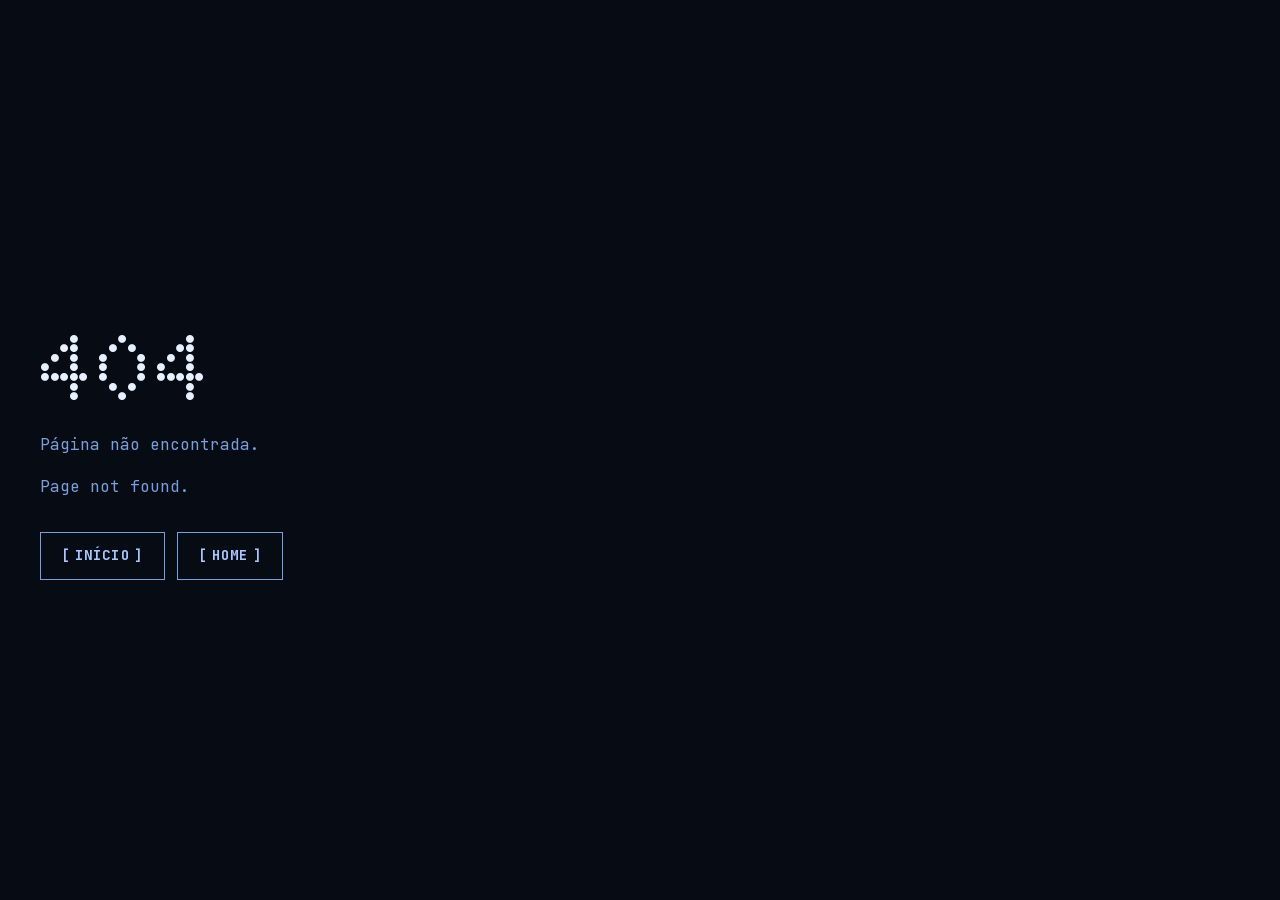
<file: 404/index.html>
<!DOCTYPE html><html lang="pt-BR" class="SmP9FG_variable soDR9a_variable"><head><meta charSet="utf-8"/><meta name="viewport" content="width=device-width, initial-scale=1"/><link rel="stylesheet" href="/_next/static/chunks/2yo3gxenkb7-z.css" data-precedence="next"/><link rel="preload" as="script" fetchPriority="low" href="/_next/static/chunks/0j1we3cwg31qe.js"/><script src="/_next/static/chunks/16d9m7jc71162.js" async=""></script><script src="/_next/static/chunks/23e6jep2anmtk.js" async=""></script><script src="/_next/static/chunks/turbopack-2u1d16houkiyo.js" async=""></script><script src="/_next/static/chunks/3qfy96eoyh-ek.js" async=""></script><meta name="robots" content="noindex"/><meta name="theme-color" content="#070b14"/><meta name="color-scheme" content="dark"/><title>404 | Ailton Rocha</title><meta name="next-size-adjust" content=""/><meta http-equiv="Content-Security-Policy" content="default-src &#x27;self&#x27;; script-src &#x27;self&#x27; &#x27;unsafe-inline&#x27;; style-src &#x27;self&#x27; &#x27;unsafe-inline&#x27;; img-src &#x27;self&#x27; data:; font-src &#x27;self&#x27;; connect-src &#x27;self&#x27; https://raw.githubusercontent.com; object-src &#x27;none&#x27;; base-uri &#x27;none&#x27;; form-action &#x27;none&#x27;"/><meta name="google-site-verification" content="U03f5_lqeEQ4AJa9trzIJXGvuuitxYy3j0FsF-HKnWs"/><script src="/_next/static/chunks/0cz1d0mv5g_q7.js" noModule=""></script></head><body><div hidden=""><!--$--><!--/$--></div><main class="lost"><h1 class="lost-code">404</h1><p>Página não encontrada.</p><p lang="en">Page not found.</p><p class="lost-links"><a class="btn btn-outline" href="/"><span class="bracket bracket-open" aria-hidden="true">[</span>Início<span class="bracket bracket-close" aria-hidden="true">]</span></a><a class="btn btn-outline" href="/en/" hrefLang="en" lang="en"><span class="bracket bracket-open" aria-hidden="true">[</span>Home<span class="bracket bracket-close" aria-hidden="true">]</span></a></p></main><script id="_R_">(globalThis["TURBOPACK"] || (globalThis["TURBOPACK"] = [])).push({"otherChunks":["static/chunks/0j1we3cwg31qe.js","static/chunks/16d9m7jc71162.js","static/chunks/23e6jep2anmtk.js"],"runtimeModuleIds":[94553]});</script><script src="/_next/static/chunks/0j1we3cwg31qe.js" async=""></script><script>(self.__next_f=self.__next_f||[]).push([0])</script><script>self.__next_f.push([1,"1:\"$Sreact.fragment\"\n3:\"/_next/static/chunks/3qfy96eoyh-ek.js\"\n4:I[39756,[\"$3\"],\"default\"]\n5:I[37457,[\"$3\"],\"default\"]\n8:I[97367,[\"$3\"],\"OutletBoundary\"]\n9:\"$Sreact.suspense\"\nb:\"ViewportBoundary\"\nc:I[97367,[\"$3\"],\"$b\"]\ne:\"MetadataBoundary\"\nf:I[97367,[\"$3\"],\"$e\"]\n11:I[68027,[],\"default\",1]\n:HL[\"/_next/static/chunks/2yo3gxenkb7-z.css\",\"style\"]\n6:X\n7:[[\"children\",{\"s\":\"__PAGE__\",\"h\":512,\"d\":{\"r\":[\"$\",\"$1\",\"c\",{\"children\":[null,null,[\"$\",\"$L8\",null,{\"children\":[\"$\",\"$9\",null,{\"name\":\"Next.MetadataOutlet\",\"children\":\"$@a\"}]}]]}],\"p\":false,\"v\":null}}]]\n2:[[\"children\",{\"s\":\"/_not-found\",\"h\":512,\"d\":{\"r\":[\"$\",\"$1\",\"c\",{\"children\":[null,[\"$\",\"$L4\",null,{\"parallelRouterKey\":\"children\",\"error\":\"$undefined\",\"errorStyles\":\"$undefined\",\"errorScripts\":\"$undefined\",\"template\":[\"$\",\"$L5\",null,{}],\"templateStyles\":\"$undefined\",\"templateScripts\":\"$undefined\",\"notFound\":\"$undefined\",\"forbidden\":\"$undefined\",\"unauthorized\":\"$undefined\"}]]}],\"p\":false,\"v\":\"$6\"},\"c\":\"$Q7\"}]]\n0:{\"P\":null,\"c\":[\"\",\"_not-found\",\"\"],\"q\":\"\",\"i\":false,\"t\":{\"t\":{\"s\":\"\",\"h\":528,\"d\":{\"r\":[\"$\",\"$1\",\"c\",{\"children\":[[[\"$\",\"link\",\"0\",{\"rel\":\"stylesheet\",\"href\":\"/_next/static/chunks/2yo3gxenkb7-z.css\",\"precedence\":\"next\",\"crossOrigin\":\"$undefined\",\"nonce\":\"$undefined\"}],[\"$\",\"script\",\"script-0\",{\"src\":\"/_next/static/chunks/3qfy96eoyh-ek.js\",\"async\":true,\"nonce\":\"$undefined\"}]],[\"$\",\"html\",null,{\"lang\":\"pt-BR\",\"className\":\"SmP9FG_variable soDR9a_variable\",\"children\":[[\"$\",\"head\",null,{\"children\":[[\"$\",\"meta\",null,{\"httpEquiv\":\"Content-Security-Policy\",\"content\":\"default-src 'self'; script-src 'self' 'unsafe-inline'; style-src 'self' 'unsafe-inline'; img-src 'self' data:; font-src 'self'; connect-src 'self' https://raw.githubusercontent.com; object-src 'none'; base-uri 'none'; form-action 'none'\"}],[\"$\",\"meta\",null,{\"name\":\"google-site-verification\",\"content\":\"U03f5_lqeEQ4AJa9trzIJXGvuuitxYy3j0FsF-HKnWs\"}]]}],[\"$\",\"body\",null,{\"children\":[\"$\",\"main\",null,{\"className\":\"lost\",\"children\":[[\"$\",\"h1\",null,{\"className\":\"lost-code\",\"children\":\"404\"}],[\"$\",\"p\",null,{\"children\":\"Página não encontrada.\"}],[\"$\",\"p\",null,{\"lang\":\"en\",\"children\":\"Page not found.\"}],[\"$\",\"p\",null,{\"className\":\"lost-links\",\"children\":[[\"$\",\"a\",null,{\"className\":\"btn btn-outline\",\"href\":\"/\",\"children\":[[\"$\",\"span\",null,{\"className\":\"bracket bracket-open\",\"aria-hidden\":\"true\",\"children\":\"[\"}],\"Início\",[\"$\",\"span\",null,{\"className\":\"bracket bracket-close\",\"aria-hidden\":\"true\",\"children\":\"]\"}]]}],[\"$\",\"a\",null,{\"className\":\"btn btn-outline\",\"href\":\"/en/\",\"hrefLang\":\"en\",\"lang\":\"en\",\"children\":[[\"$\",\"span\",null,{\"className\":\"bracket bracket-open\",\"aria-hidden\":\"true\",\"children\":\"[\"}],\"Home\",[\"$\",\"span\",null,{\"className\":\"bracket bracket-close\",\"aria-hidden\":\"true\",\"children\":\"]\"}]]}]]}]]}]}]]}]]}],\"p\":false,\"v\":null},\"c\":\"$Q2\"},\"h\":{\"r\":[\"$\",\"$1\",\"h\",{\"children\":[[\"$\",\"meta\",null,{\"name\":\"robots\",\"content\":\"noindex\"}],[\"$\",\"$Lc\",null,{\"children\":\"$Ld\"}],[\"$\",\"$Lf\",null,{\"children\":[[\"$\",\"div\",null,{\"hidden\":true,\"children\":[\"$\",\"$9\",null,{\"name\":\"Next.Metadata\",\"children\":\"$L10\"}]}],null]}],[\"$\",\"meta\",null,{\"name\":\"next-size-adjust\",\"content\":\"\"}]]}],\"p\":false,\"v\":null}},\"m\":\"$undefined\",\"G\":[\"$11\",[]],\"S\":true,\"r\":\"$undefined\",\"s\":\"$undefined\",\"a\":\"$undefined\",\"l\":\"$undefined\",\"p\":\"$undefined\",\"d\":\"$undefined\",\"b\":\"wt5nCnIzo-74IB5NKRoip\"}\n6:C\nd:[[\"$\",\"meta\",\"0\",{\"charSet\":\"utf-8\"}],[\"$\",\"meta\",\"1\",{\"name\":\"viewport\",\"content\":\"width=device-width, initial-scale=1\"}],[\"$\",\"meta\",\"2\",{\"name\":\"theme-color\",\"content\":\"#070b14\"}],[\"$\",\"meta\",\"3\",{\"name\":\"color-scheme\",\"content\":\"dark\"}]]\na:null\n10:[[\"$\",\"title\",\"0\",{\"children\":\"404 | Ailton Rocha\"}]]\n"])</script></body></html>
</file>
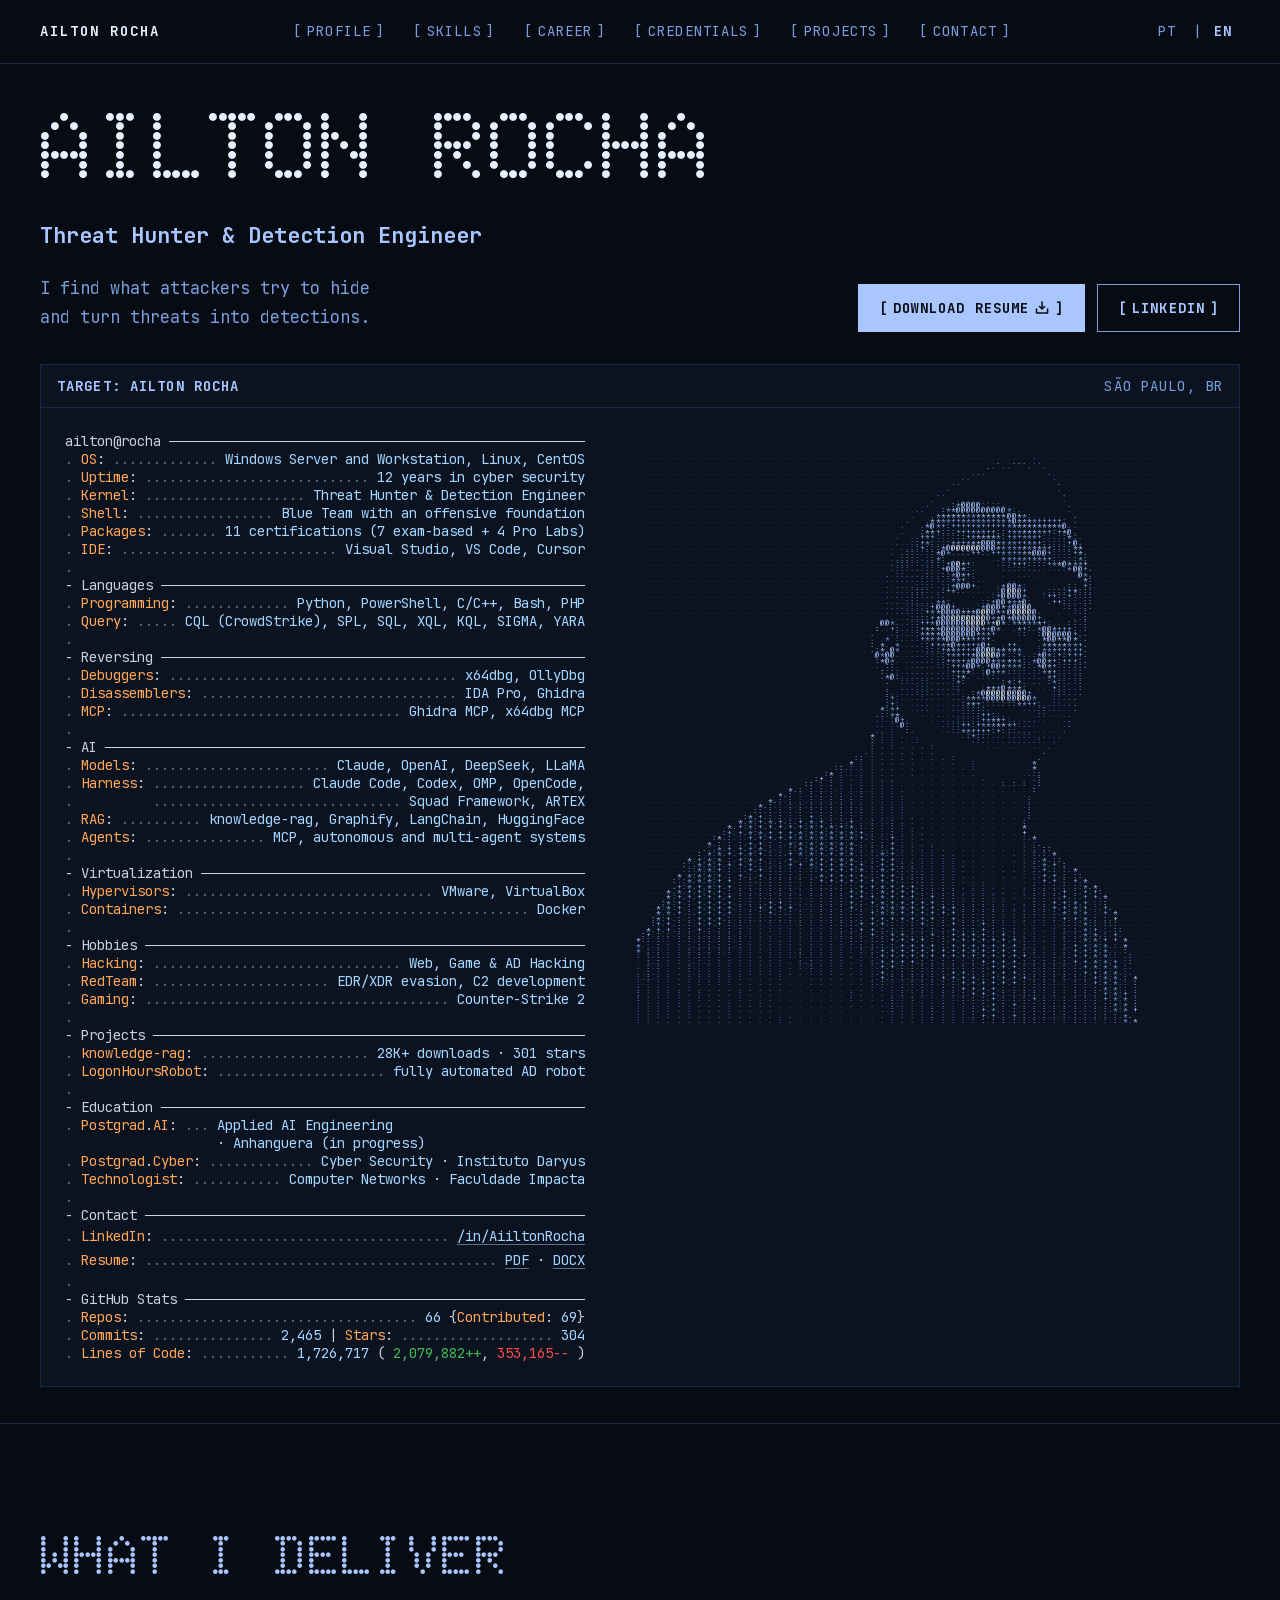
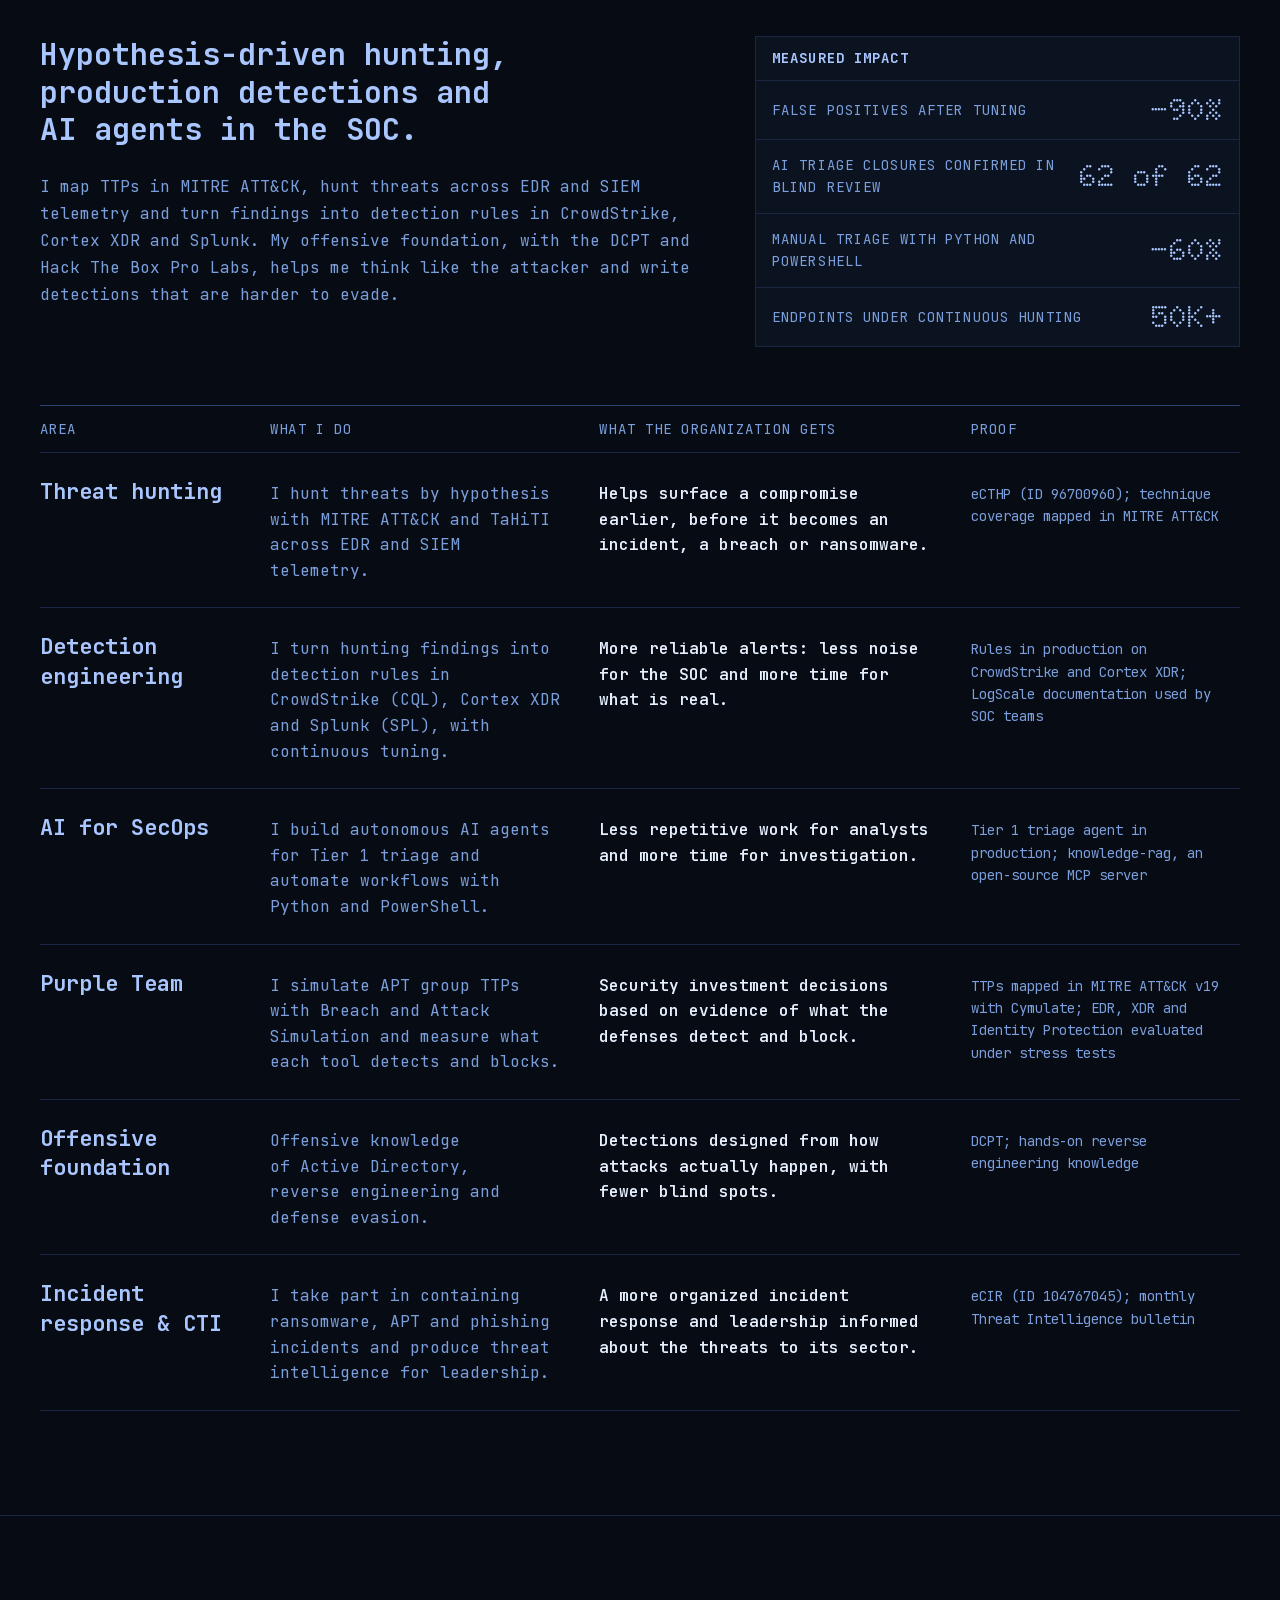
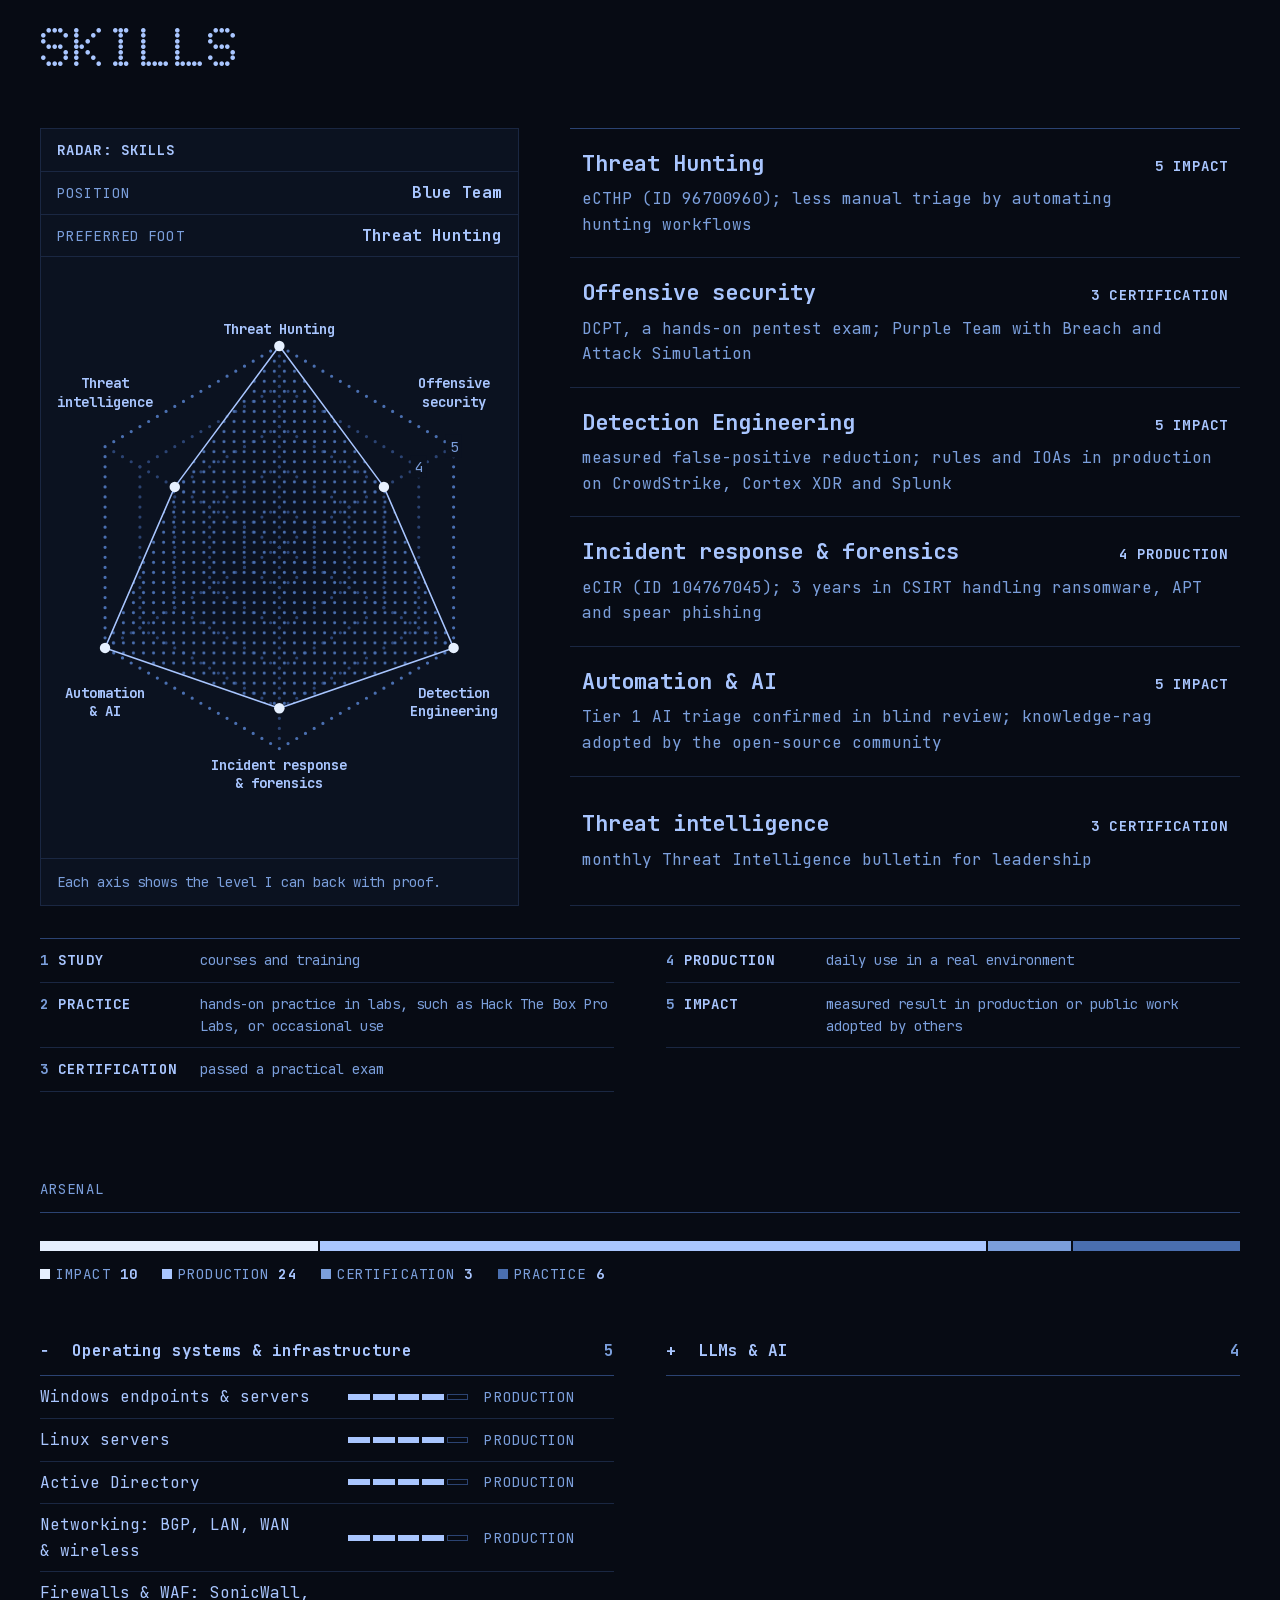
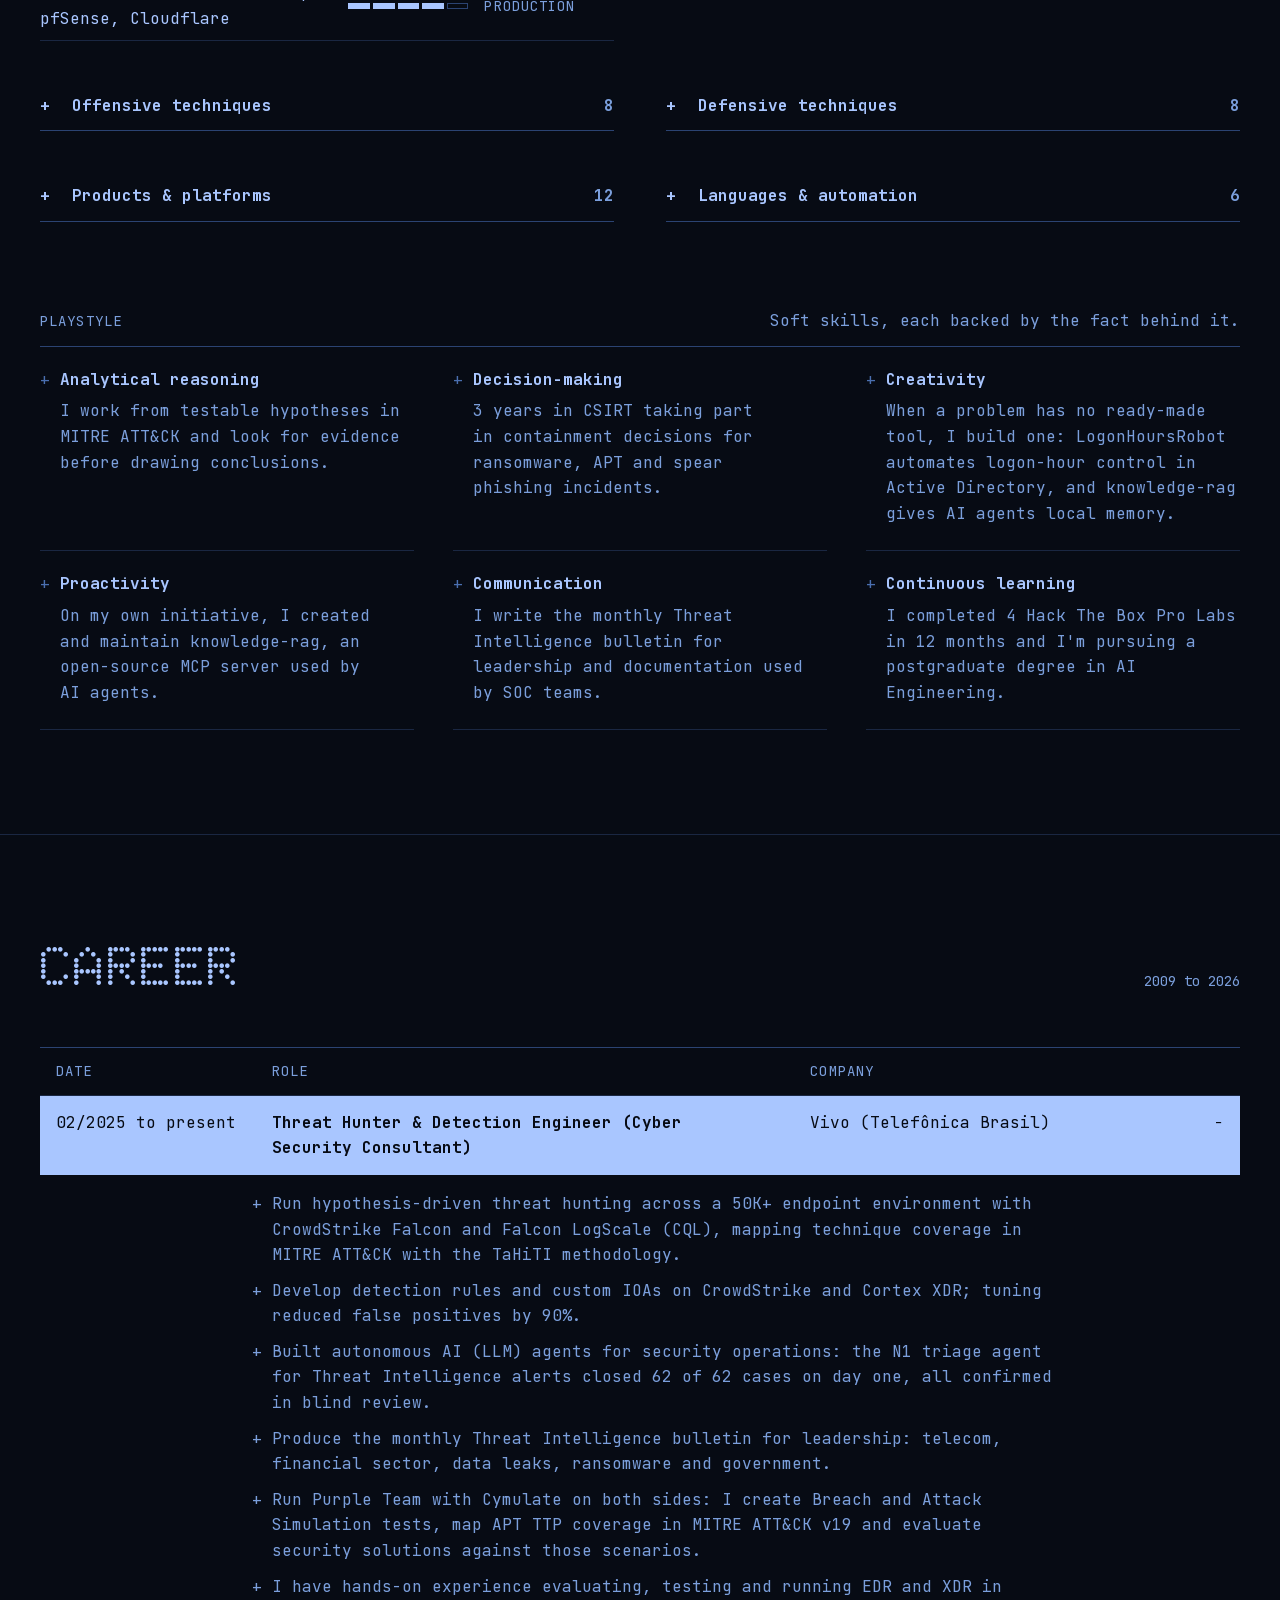
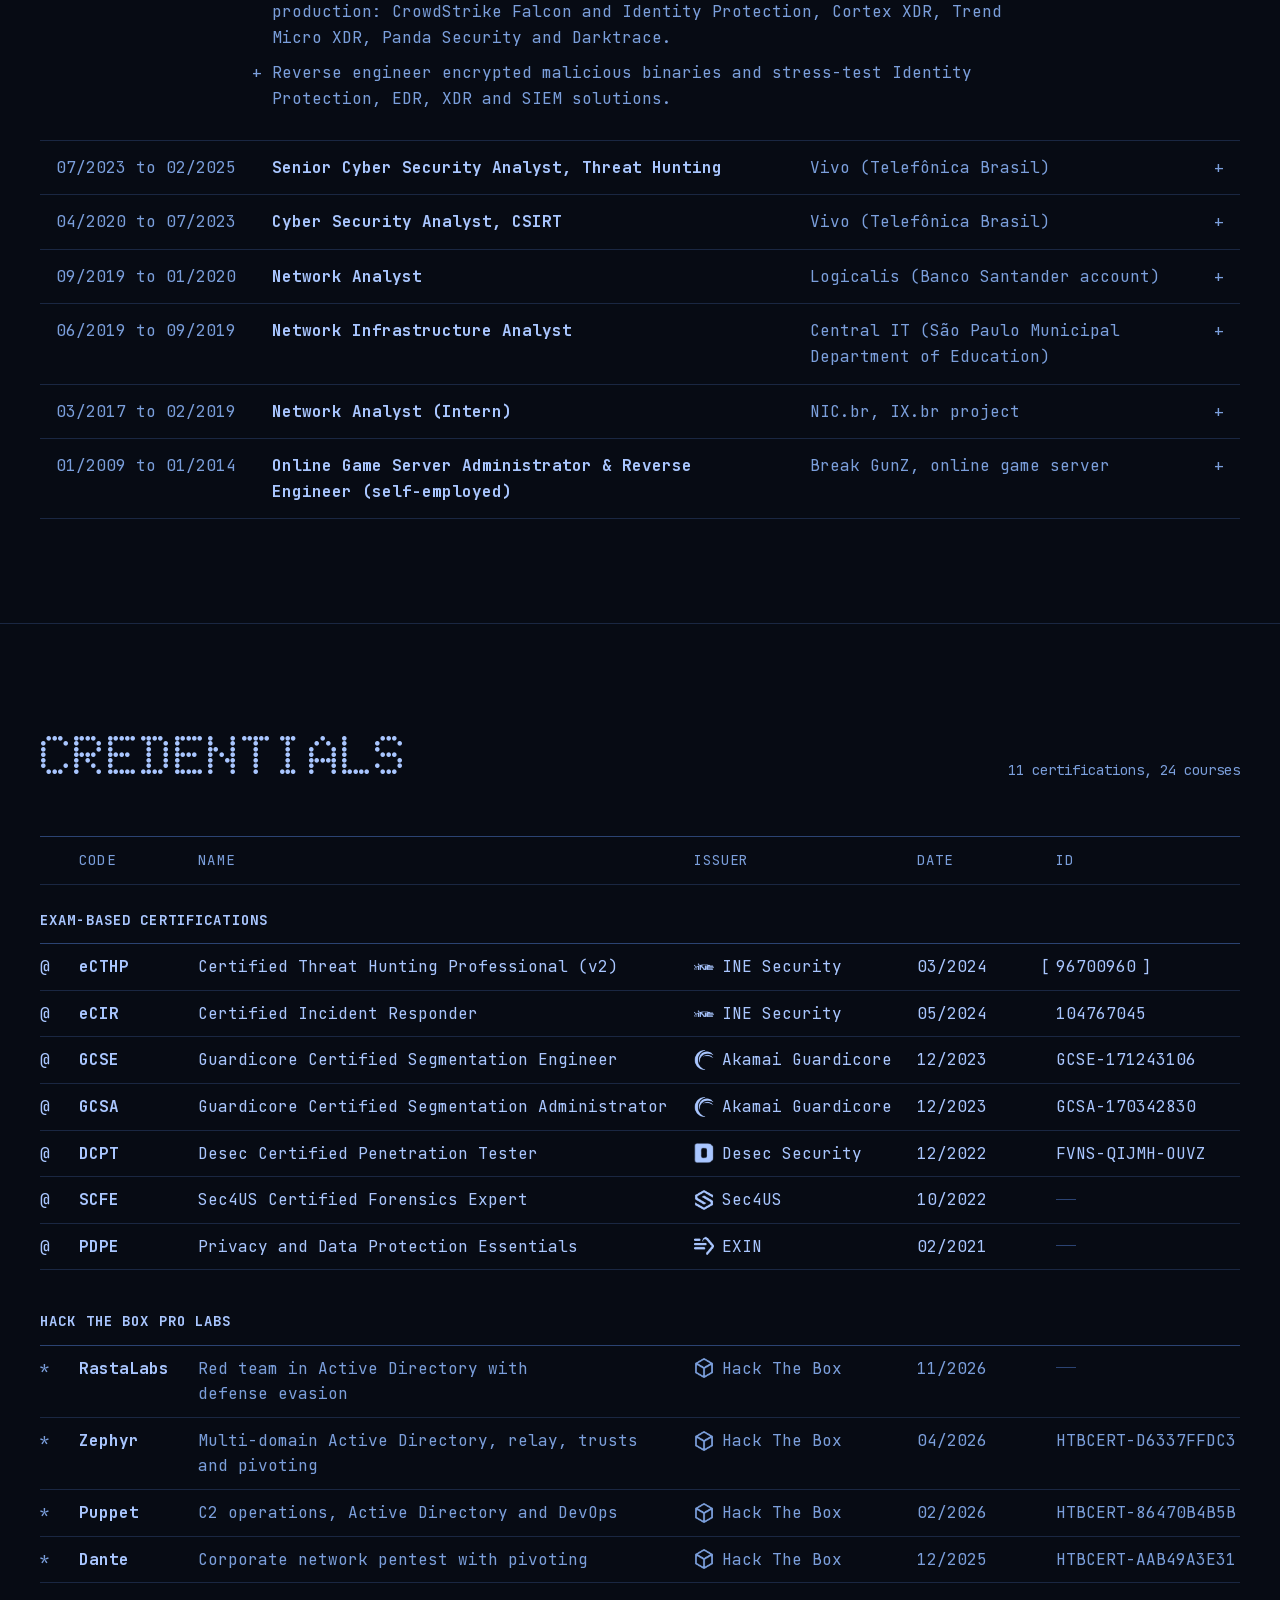
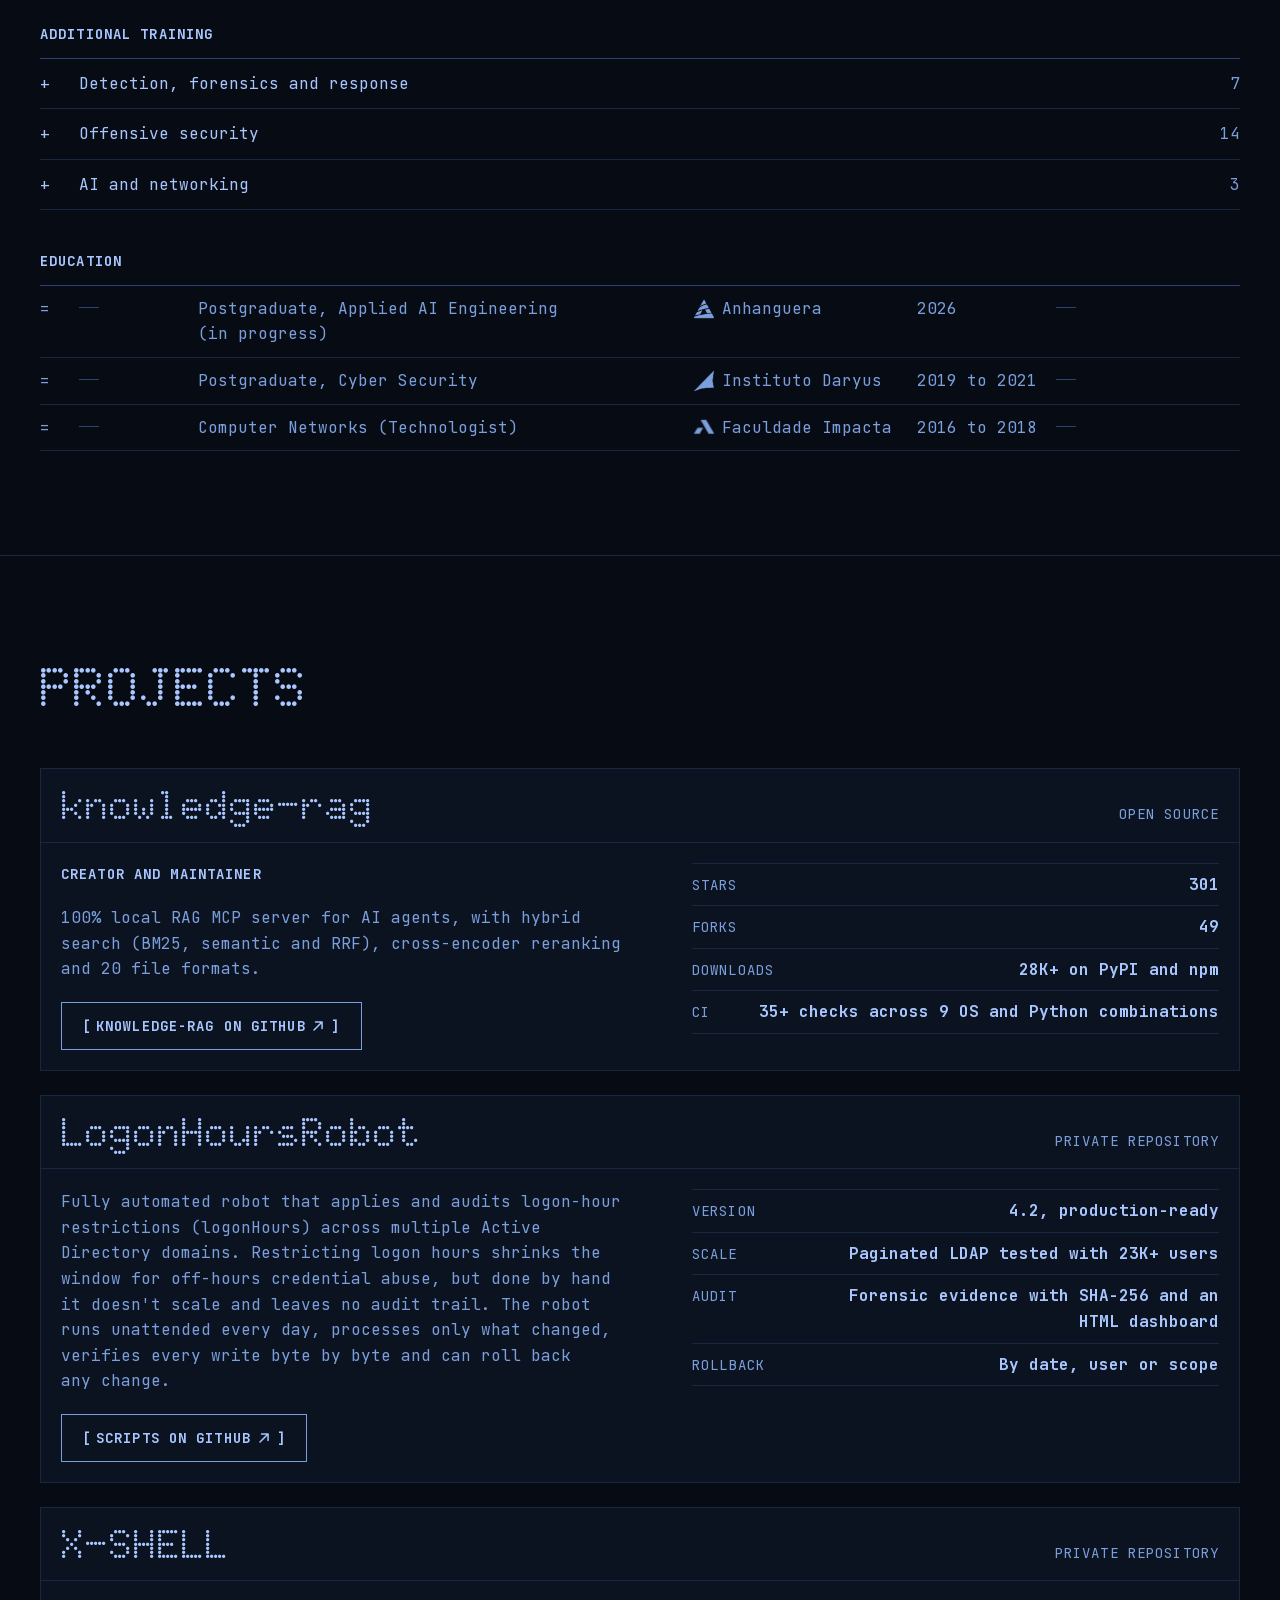
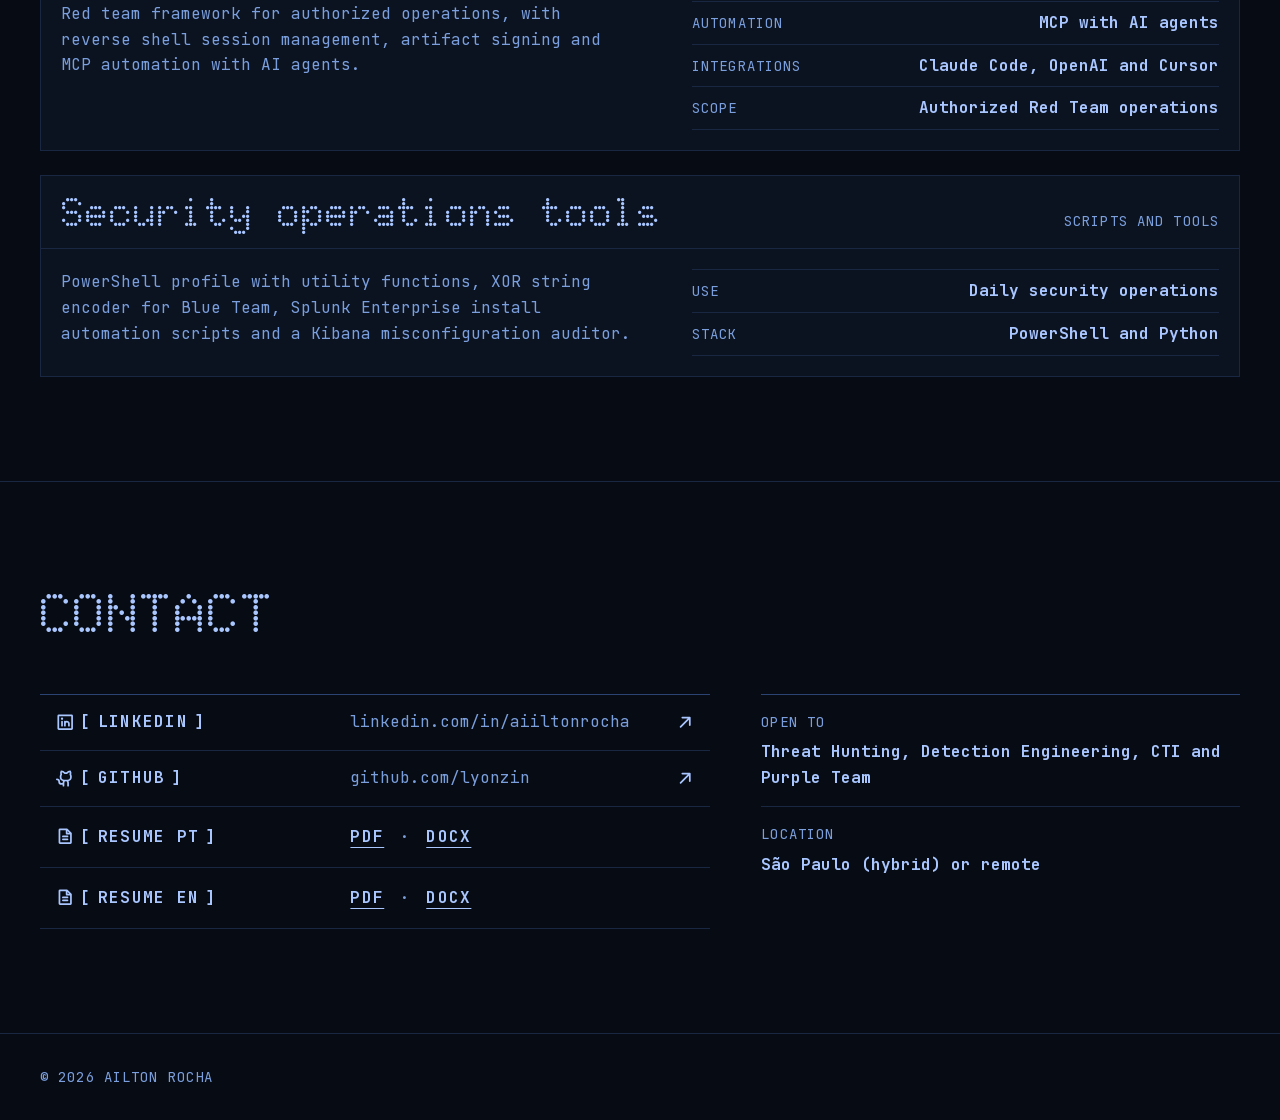
<file: en/index.html>
<!DOCTYPE html><html lang="en" class="SmP9FG_variable soDR9a_variable"><head><meta charSet="utf-8"/><meta name="viewport" content="width=device-width, initial-scale=1"/><link rel="preload" href="/_next/static/media/53897e768d329f66.p.3t6q91iet4nsy.woff2" as="font" crossorigin="" type="font/woff2"/><link rel="preload" href="/_next/static/media/fecad25956209f1c-s.p.2wevs-sv5kmpm.woff2" as="font" crossorigin="" type="font/woff2"/><link rel="stylesheet" href="/_next/static/chunks/2yo3gxenkb7-z.css" data-precedence="next"/><link rel="stylesheet" href="/_next/static/chunks/1q2202u15epn6.css" data-precedence="next"/><link rel="preload" as="script" fetchPriority="low" href="/_next/static/chunks/0j1we3cwg31qe.js"/><script src="/_next/static/chunks/16d9m7jc71162.js" async=""></script><script src="/_next/static/chunks/23e6jep2anmtk.js" async=""></script><script src="/_next/static/chunks/turbopack-2u1d16houkiyo.js" async=""></script><script src="/_next/static/chunks/3qfy96eoyh-ek.js" async=""></script><script src="/_next/static/chunks/0442-5-h9fk66.js" async=""></script><meta name="next-size-adjust" content=""/><meta http-equiv="Content-Security-Policy" content="default-src &#x27;self&#x27;; script-src &#x27;self&#x27; &#x27;unsafe-inline&#x27;; style-src &#x27;self&#x27; &#x27;unsafe-inline&#x27;; img-src &#x27;self&#x27; data:; font-src &#x27;self&#x27;; connect-src &#x27;self&#x27; https://raw.githubusercontent.com; object-src &#x27;none&#x27;; base-uri &#x27;none&#x27;; form-action &#x27;none&#x27;"/><meta name="google-site-verification" content="U03f5_lqeEQ4AJa9trzIJXGvuuitxYy3j0FsF-HKnWs"/><meta name="theme-color" content="#070b14"/><meta name="color-scheme" content="dark"/><title>Ailton Rocha | Threat Hunter &amp; Detection Engineer</title><meta name="description" content="Ailton Rocha, Threat Hunter &amp; Detection Engineer in São Paulo: threat hunting, CrowdStrike and Cortex XDR detections, CTI, Blue and Red Team, AI in the SOC."/><link rel="canonical" href="https://lyonzin.github.io/en/"/><link rel="alternate" hrefLang="pt-BR" href="https://lyonzin.github.io/"/><link rel="alternate" hrefLang="en" href="https://lyonzin.github.io/en/"/><link rel="alternate" hrefLang="x-default" href="https://lyonzin.github.io/en/"/><meta property="og:title" content="Ailton Rocha | Threat Hunter &amp; Detection Engineer"/><meta property="og:description" content="Ailton Rocha, Threat Hunter &amp; Detection Engineer in São Paulo: threat hunting, CrowdStrike and Cortex XDR detections, CTI, Blue and Red Team, AI in the SOC."/><meta property="og:url" content="https://lyonzin.github.io/en/"/><meta property="og:site_name" content="Ailton Rocha"/><meta property="og:locale" content="en_US"/><meta property="og:image" content="https://lyonzin.github.io/og.png"/><meta property="og:image:width" content="1200"/><meta property="og:image:height" content="630"/><meta property="og:image:alt" content="Ailton Rocha, Threat Hunter &amp; Detection Engineer, with his portrait drawn in blue dots on a dark background."/><meta property="og:locale:alternate" content="pt_BR"/><meta property="og:type" content="profile"/><meta property="profile:first_name" content="Ailton"/><meta property="profile:last_name" content="Rocha"/><meta property="profile:username" content="lyonzin"/><meta name="twitter:card" content="summary_large_image"/><meta name="twitter:title" content="Ailton Rocha | Threat Hunter &amp; Detection Engineer"/><meta name="twitter:description" content="Ailton Rocha, Threat Hunter &amp; Detection Engineer in São Paulo: threat hunting, CrowdStrike and Cortex XDR detections, CTI, Blue and Red Team, AI in the SOC."/><meta name="twitter:image" content="https://lyonzin.github.io/og.png"/><meta name="twitter:image:alt" content="Ailton Rocha, Threat Hunter &amp; Detection Engineer, with his portrait drawn in blue dots on a dark background."/><link rel="icon" href="/favicon.svg" type="image/svg+xml"/><link rel="icon" href="/favicon.ico" sizes="16x16 32x32 48x48"/><link rel="apple-touch-icon" href="/apple-touch-icon.png"/><script src="/_next/static/chunks/0cz1d0mv5g_q7.js" noModule=""></script></head><body><div hidden=""><!--$--><!--/$--></div><a class="skip-link" href="#main">Skip to content</a><header class="hBw1pG_bar"><a class="hBw1pG_wordmark" href="#top"><span class="hBw1pG_full">Ailton Rocha</span><span class="hBw1pG_short" aria-hidden="true">AR</span></a><nav class="hBw1pG_nav" aria-label="Sections"><ul><li><a href="#profile"><span class="bracket bracket-open" aria-hidden="true">[</span>Profile<span class="bracket bracket-close" aria-hidden="true">]</span></a></li><li><a href="#skills"><span class="bracket bracket-open" aria-hidden="true">[</span>Skills<span class="bracket bracket-close" aria-hidden="true">]</span></a></li><li><a href="#career"><span class="bracket bracket-open" aria-hidden="true">[</span>Career<span class="bracket bracket-close" aria-hidden="true">]</span></a></li><li><a href="#credentials"><span class="bracket bracket-open" aria-hidden="true">[</span>Credentials<span class="bracket bracket-close" aria-hidden="true">]</span></a></li><li><a href="#projects"><span class="bracket bracket-open" aria-hidden="true">[</span>Projects<span class="bracket bracket-close" aria-hidden="true">]</span></a></li><li><a href="#contact"><span class="bracket bracket-open" aria-hidden="true">[</span>Contact<span class="bracket bracket-close" aria-hidden="true">]</span></a></li></ul></nav><nav class="hBw1pG_lang" aria-label="Language"><a href="/" hrefLang="pt-BR" lang="pt-BR">PT<span class="sr-only"> (<!-- -->Português<!-- -->)</span></a><span class="hBw1pG_divider" aria-hidden="true">|</span><span aria-current="page">EN</span></nav></header><main id="main"><section class="ZARIfG_hero" aria-labelledby="hero-title"><div class="ZARIfG_intro"><h1 id="hero-title" class="ZARIfG_name"><span>Ailton</span> <span>Rocha</span><span class="sr-only">, </span><span class="ZARIfG_role">Threat Hunter &amp; Detection Engineer</span></h1><p class="ZARIfG_anchor">I find what attackers try to hide and turn threats into detections.</p><div class="ZARIfG_actions"><a class="btn btn-primary" href="/cv/Ailton-Rocha-Threat-Hunter-Detection-Engineer-EN.pdf" download="" type="application/pdf"><span class="bracket bracket-open" aria-hidden="true">[</span>Download resume<svg xmlns="http://www.w3.org/2000/svg" width="1em" height="1em" fill="currentColor" viewBox="0 0 256 256" aria-hidden="true"><path d="M228,144v64a12,12,0,0,1-12,12H40a12,12,0,0,1-12-12V144a12,12,0,0,1,24,0v52H204V144a12,12,0,0,1,24,0Zm-108.49,8.49a12,12,0,0,0,17,0l40-40a12,12,0,0,0-17-17L140,115V32a12,12,0,0,0-24,0v83L96.49,95.51a12,12,0,0,0-17,17Z"></path></svg><span class="bracket bracket-close" aria-hidden="true">]</span></a><a class="btn btn-outline" href="https://www.linkedin.com/in/aiiltonrocha/"><span class="bracket bracket-open" aria-hidden="true">[</span>LinkedIn<span class="bracket bracket-close" aria-hidden="true">]</span></a></div></div><div class="ZARIfG_card"><div class="ZARIfG_panelBar"><p class="ZARIfG_target">Target: Ailton Rocha</p><p>São Paulo, BR</p></div><div class="ZARIfG_cardBody"><div class="_8lw4mG_neofetch ZARIfG_fetch"><p class="_8lw4mG_header"><span>ailton@rocha</span><span class="_8lw4mG_rule" aria-hidden="true"></span></p><dl><div class="_8lw4mG_row"><dt><span class="_8lw4mG_mark" aria-hidden="true"></span><span><span class="_8lw4mG_key">OS</span>:</span><span class="_8lw4mG_leader" aria-hidden="true"></span></dt><dd><span class="_8lw4mG_chunk">Windows Server and Workstation,</span> <span class="_8lw4mG_chunk">Linux, CentOS</span></dd></div><div class="_8lw4mG_row"><dt><span class="_8lw4mG_mark" aria-hidden="true"></span><span><span class="_8lw4mG_key">Uptime</span>:</span><span class="_8lw4mG_leader" aria-hidden="true"></span></dt><dd>12 years in cyber security</dd></div><div class="_8lw4mG_row"><dt><span class="_8lw4mG_mark" aria-hidden="true"></span><span><span class="_8lw4mG_key">Kernel</span>:</span><span class="_8lw4mG_leader" aria-hidden="true"></span></dt><dd>Threat Hunter &amp; Detection Engineer</dd></div><div class="_8lw4mG_row"><dt><span class="_8lw4mG_mark" aria-hidden="true"></span><span><span class="_8lw4mG_key">Shell</span>:</span><span class="_8lw4mG_leader" aria-hidden="true"></span></dt><dd>Blue Team with an offensive foundation</dd></div><div class="_8lw4mG_row"><dt><span class="_8lw4mG_mark" aria-hidden="true"></span><span><span class="_8lw4mG_key">Packages</span>:</span><span class="_8lw4mG_leader" aria-hidden="true"></span></dt><dd><span class="_8lw4mG_chunk">11 certifications</span> <span class="_8lw4mG_chunk">(7 exam-based + 4 Pro Labs)</span></dd></div><div class="_8lw4mG_row"><dt><span class="_8lw4mG_mark" aria-hidden="true"></span><span><span class="_8lw4mG_key">IDE</span>:</span><span class="_8lw4mG_leader" aria-hidden="true"></span></dt><dd>Visual Studio, VS Code, Cursor</dd></div></dl><p class="_8lw4mG_blank" aria-hidden="true"></p><p class="_8lw4mG_header"><span><span aria-hidden="true">-</span> <!-- -->Languages</span><span class="_8lw4mG_rule" aria-hidden="true"></span></p><dl><div class="_8lw4mG_row"><dt><span class="_8lw4mG_mark" aria-hidden="true"></span><span><span class="_8lw4mG_key">Programming</span>:</span><span class="_8lw4mG_leader" aria-hidden="true"></span></dt><dd><span class="_8lw4mG_chunk">Python,</span> <span class="_8lw4mG_chunk">PowerShell,</span> <span class="_8lw4mG_chunk">C/C++,</span> <span class="_8lw4mG_chunk">Bash,</span> <span class="_8lw4mG_chunk">PHP</span></dd></div><div class="_8lw4mG_row"><dt><span class="_8lw4mG_mark" aria-hidden="true"></span><span><span class="_8lw4mG_key">Query</span>:</span><span class="_8lw4mG_leader" aria-hidden="true"></span></dt><dd><span class="_8lw4mG_chunk">CQL (CrowdStrike),</span> <span class="_8lw4mG_chunk">SPL,</span> <span class="_8lw4mG_chunk">SQL,</span> <span class="_8lw4mG_chunk">XQL,</span> <span class="_8lw4mG_chunk">KQL,</span> <span class="_8lw4mG_chunk">SIGMA,</span> <span class="_8lw4mG_chunk">YARA</span></dd></div></dl><p class="_8lw4mG_blank" aria-hidden="true"></p><p class="_8lw4mG_header"><span><span aria-hidden="true">-</span> <!-- -->Reversing</span><span class="_8lw4mG_rule" aria-hidden="true"></span></p><dl><div class="_8lw4mG_row"><dt><span class="_8lw4mG_mark" aria-hidden="true"></span><span><span class="_8lw4mG_key">Debuggers</span>:</span><span class="_8lw4mG_leader" aria-hidden="true"></span></dt><dd>x64dbg, OllyDbg</dd></div><div class="_8lw4mG_row"><dt><span class="_8lw4mG_mark" aria-hidden="true"></span><span><span class="_8lw4mG_key">Disassemblers</span>:</span><span class="_8lw4mG_leader" aria-hidden="true"></span></dt><dd>IDA Pro, Ghidra</dd></div><div class="_8lw4mG_row"><dt><span class="_8lw4mG_mark" aria-hidden="true"></span><span><span class="_8lw4mG_key">MCP</span>:</span><span class="_8lw4mG_leader" aria-hidden="true"></span></dt><dd>Ghidra MCP, x64dbg MCP</dd></div></dl><p class="_8lw4mG_blank" aria-hidden="true"></p><p class="_8lw4mG_header"><span><span aria-hidden="true">-</span> <!-- -->AI</span><span class="_8lw4mG_rule" aria-hidden="true"></span></p><dl><div class="_8lw4mG_row"><dt><span class="_8lw4mG_mark" aria-hidden="true"></span><span><span class="_8lw4mG_key">Models</span>:</span><span class="_8lw4mG_leader" aria-hidden="true"></span></dt><dd>Claude, OpenAI, DeepSeek, LLaMA</dd></div><div class="_8lw4mG_continued"><dt><span class="_8lw4mG_mark" aria-hidden="true"></span><span><span class="_8lw4mG_key">Harness</span>:</span></dt><dd><span class="_8lw4mG_valueLine"><span class="_8lw4mG_leader" aria-hidden="true"></span><span class="_8lw4mG_valueText"><span class="_8lw4mG_chunk">Claude Code,</span> <span class="_8lw4mG_chunk">Codex,</span> <span class="_8lw4mG_chunk">OMP,</span> <span class="_8lw4mG_chunk">OpenCode,</span></span></span><span class="_8lw4mG_valueLine"><span class="_8lw4mG_leader" aria-hidden="true"></span><span class="_8lw4mG_valueText"><span class="_8lw4mG_chunk">Squad Framework,</span> <span class="_8lw4mG_chunk">ARTEX</span></span></span></dd></div><div class="_8lw4mG_row"><dt><span class="_8lw4mG_mark" aria-hidden="true"></span><span><span class="_8lw4mG_key">RAG</span>:</span><span class="_8lw4mG_leader" aria-hidden="true"></span></dt><dd><span class="_8lw4mG_chunk">knowledge-rag,</span> <span class="_8lw4mG_chunk">Graphify,</span> <span class="_8lw4mG_chunk">LangChain,</span> <span class="_8lw4mG_chunk">HuggingFace</span></dd></div><div class="_8lw4mG_row"><dt><span class="_8lw4mG_mark" aria-hidden="true"></span><span><span class="_8lw4mG_key">Agents</span>:</span><span class="_8lw4mG_leader" aria-hidden="true"></span></dt><dd>MCP, autonomous and multi-agent systems</dd></div></dl><p class="_8lw4mG_blank" aria-hidden="true"></p><p class="_8lw4mG_header"><span><span aria-hidden="true">-</span> <!-- -->Virtualization</span><span class="_8lw4mG_rule" aria-hidden="true"></span></p><dl><div class="_8lw4mG_row"><dt><span class="_8lw4mG_mark" aria-hidden="true"></span><span><span class="_8lw4mG_key">Hypervisors</span>:</span><span class="_8lw4mG_leader" aria-hidden="true"></span></dt><dd>VMware, VirtualBox</dd></div><div class="_8lw4mG_row"><dt><span class="_8lw4mG_mark" aria-hidden="true"></span><span><span class="_8lw4mG_key">Containers</span>:</span><span class="_8lw4mG_leader" aria-hidden="true"></span></dt><dd>Docker</dd></div></dl><p class="_8lw4mG_blank" aria-hidden="true"></p><p class="_8lw4mG_header"><span><span aria-hidden="true">-</span> <!-- -->Hobbies</span><span class="_8lw4mG_rule" aria-hidden="true"></span></p><dl><div class="_8lw4mG_row"><dt><span class="_8lw4mG_mark" aria-hidden="true"></span><span><span class="_8lw4mG_key">Hacking</span>:</span><span class="_8lw4mG_leader" aria-hidden="true"></span></dt><dd>Web, Game &amp; AD Hacking</dd></div><div class="_8lw4mG_row"><dt><span class="_8lw4mG_mark" aria-hidden="true"></span><span><span class="_8lw4mG_key">RedTeam</span>:</span><span class="_8lw4mG_leader" aria-hidden="true"></span></dt><dd><span class="_8lw4mG_chunk">EDR/XDR evasion,</span> <span class="_8lw4mG_chunk">C2 development</span></dd></div><div class="_8lw4mG_row"><dt><span class="_8lw4mG_mark" aria-hidden="true"></span><span><span class="_8lw4mG_key">Gaming</span>:</span><span class="_8lw4mG_leader" aria-hidden="true"></span></dt><dd>Counter-Strike 2</dd></div></dl><p class="_8lw4mG_blank" aria-hidden="true"></p><p class="_8lw4mG_header"><span><span aria-hidden="true">-</span> <!-- -->Projects</span><span class="_8lw4mG_rule" aria-hidden="true"></span></p><dl><div class="_8lw4mG_row"><dt><span class="_8lw4mG_mark" aria-hidden="true"></span><span><span class="_8lw4mG_key">knowledge-rag</span>:</span><span class="_8lw4mG_leader" aria-hidden="true"></span></dt><dd><span class="_8lw4mG_chunk">28K+ downloads</span> <span class="_8lw4mG_chunk"><span class="_8lw4mG_text">·</span> 301 stars</span></dd></div><div class="_8lw4mG_row"><dt><span class="_8lw4mG_mark" aria-hidden="true"></span><span><span class="_8lw4mG_key">LogonHoursRobot</span>:</span><span class="_8lw4mG_leader" aria-hidden="true"></span></dt><dd>fully automated AD robot</dd></div></dl><p class="_8lw4mG_blank" aria-hidden="true"></p><p class="_8lw4mG_header"><span><span aria-hidden="true">-</span> <!-- -->Education</span><span class="_8lw4mG_rule" aria-hidden="true"></span></p><dl><div class="_8lw4mG_row"><dt><span class="_8lw4mG_mark" aria-hidden="true"></span><span><span class="_8lw4mG_key">Postgrad</span>.<span class="_8lw4mG_key">AI</span>:</span><span class="_8lw4mG_leader" aria-hidden="true"></span></dt><dd><span class="_8lw4mG_chunk">Applied AI Engineering</span> <span class="_8lw4mG_chunk"><span class="_8lw4mG_text">·</span> Anhanguera (in progress)</span></dd></div><div class="_8lw4mG_row"><dt><span class="_8lw4mG_mark" aria-hidden="true"></span><span><span class="_8lw4mG_key">Postgrad</span>.<span class="_8lw4mG_key">Cyber</span>:</span><span class="_8lw4mG_leader" aria-hidden="true"></span></dt><dd><span class="_8lw4mG_chunk">Cyber Security</span> <span class="_8lw4mG_chunk"><span class="_8lw4mG_text">·</span> Instituto Daryus</span></dd></div><div class="_8lw4mG_row"><dt><span class="_8lw4mG_mark" aria-hidden="true"></span><span><span class="_8lw4mG_key">Technologist</span>:</span><span class="_8lw4mG_leader" aria-hidden="true"></span></dt><dd><span class="_8lw4mG_chunk">Computer Networks</span> <span class="_8lw4mG_chunk"><span class="_8lw4mG_text">·</span> Faculdade Impacta</span></dd></div></dl><p class="_8lw4mG_blank" aria-hidden="true"></p><p class="_8lw4mG_header"><span><span aria-hidden="true">-</span> <!-- -->Contact</span><span class="_8lw4mG_rule" aria-hidden="true"></span></p><dl class="_8lw4mG_contact"><div class="_8lw4mG_row"><dt><span class="_8lw4mG_mark" aria-hidden="true"></span><span><span class="_8lw4mG_key">LinkedIn</span>:</span><span class="_8lw4mG_leader" aria-hidden="true"></span></dt><dd><a class="_8lw4mG_link" href="https://www.linkedin.com/in/aiiltonrocha/">/in/AiiltonRocha</a></dd></div><div class="_8lw4mG_row"><dt><span class="_8lw4mG_mark" aria-hidden="true"></span><span><span class="_8lw4mG_key">Resume</span>:</span><span class="_8lw4mG_leader" aria-hidden="true"></span></dt><dd><a class="_8lw4mG_link" href="/cv/Ailton-Rocha-Threat-Hunter-Detection-Engineer-EN.pdf" download="" hrefLang="en" type="application/pdf">PDF<span class="sr-only"> (<!-- -->Resume<!-- -->)</span></a><span class="_8lw4mG_text" aria-hidden="true"> · </span><a class="_8lw4mG_link" href="/cv/Ailton-Rocha-Threat-Hunter-Detection-Engineer-EN.docx" download="" hrefLang="en" type="application/vnd.openxmlformats-officedocument.wordprocessingml.document">DOCX<span class="sr-only"> (<!-- -->Resume<!-- -->)</span></a></dd></div></dl><p class="_8lw4mG_blank" aria-hidden="true"></p><p class="_8lw4mG_header"><span><span aria-hidden="true">-</span> <!-- -->GitHub Stats</span><span class="_8lw4mG_rule" aria-hidden="true"></span></p><dl class="_8lw4mG_stats"><div class="_8lw4mG_row"><dt><span class="_8lw4mG_mark" aria-hidden="true"></span><span><span class="_8lw4mG_key">Repos</span>:</span><span class="_8lw4mG_leader" aria-hidden="true"></span></dt><dd>66<!-- --> <span class="_8lw4mG_text">{</span><span class="_8lw4mG_key">Contributed</span><span class="_8lw4mG_text">: </span>69<span class="_8lw4mG_text">}</span></dd></div><div class="_8lw4mG_row _8lw4mG_pairStart"><dt><span class="_8lw4mG_mark" aria-hidden="true"></span><span><span class="_8lw4mG_key">Commits</span>:</span><span class="_8lw4mG_leader" aria-hidden="true"></span></dt><dd>2,465</dd></div><div class="_8lw4mG_row _8lw4mG_pairEnd"><dt><span class="_8lw4mG_text" aria-hidden="true">|</span><span><span class="_8lw4mG_key">Stars</span>:</span><span class="_8lw4mG_leader" aria-hidden="true"></span></dt><dd>304</dd></div><div class="_8lw4mG_row"><dt><span class="_8lw4mG_mark" aria-hidden="true"></span><span><span class="_8lw4mG_key">Lines of Code</span>:</span><span class="_8lw4mG_leader" aria-hidden="true"></span></dt><dd>1,726,717<!-- --> <span class="_8lw4mG_text">( </span><span class="_8lw4mG_added">2,079,882<!-- -->++</span><span class="_8lw4mG_text">, </span><span class="_8lw4mG_removed">353,165<!-- -->--</span><span class="_8lw4mG_text"> )</span></dd></div></dl></div><div class="ZARIfG_portrait" data-nosnippet=""><figure class="_3_8iSa_figure" style="--cols:104;--ratio:0.9454545454545454;--pitch:0.75;--advance:0.6"><div class="_3_8iSa_frame"><div class="_3_8iSa_stage" role="img" aria-label="Portrait of Ailton Rocha drawn in characters"><pre class="_3_8iSa_ink-20" aria-hidden="true">........................................................................................................
........................................................................................................
........................................................................................................
........................................................................................................
.............................................................................. .........................
....................................................................... ..   .  ........................
.....................................................................            .......................
..................................................................                ......................
................................................................                   .....................
..............................................................                      ....................
.............................................................                       ....................
...........................................................                          ...................
..........................................................                           ...................
.........................................................                             ..................
.......................................................                               ..................
......................................................                                 .................
.....................................................                                  .................
....................................................                                   .................
....................................................                                   .................
...................................................                                     ................
...................................................                                     ................
..................................................                                      ................
..................................................                                       ...............
..................................................                                       ...............
..................................................                                       ...............
..................................................                                        ..............
.................................................                                         ..............
.................................................                                         ..............
.................................................                                         ..............
.................................................                                         ..............
.................................................                                         ..............
.................................................                                         ..............
.................................................                                         ..............
.................................................                                        ...............
.................................................                                        ...............
................................................                                         ...............
...............................................                                          ...............
..............................................                                           ...............
..............................................                                           ...............
..............................................                                           ...............
..............................................                                           ...............
...............................................                                          ...............
...............................................                                          ...............
...............................................                                          ...............
................................................                                        ................
................................................                                        ................
.................................................                                       ................
.................................................                                       ................
.................................................                                       ................
.................................................                                      .................
.................................................                                      .................
................................................                                       .................
...............................................                                       ..................
...............................................                                       ..................
...............................................                                       ..................
...............................................                                      ...................
..............................................                                      ....................
..............................................                                     .....................
..............................................                                    ......................
.............................................                                    .......................
...........................................                                     ........................
..........................................                                     .........................
.......................................                                        .........................
.....................................                                           ........................
...................................                                             ........................
.................................                                               ........................
..............................                                                 .........................
............................                                                  ..........................
..........................                                                    ..........................
........................                                                      ..........................
.......................                                                       ..........................
.....................                                                         ..........................
....................                                                         ...........................
..................                                                           ...........................
.................                                                            ...........................
...............                                                                .........................
..............                                                                  ........................
.............                                                                     ......................
............                                                                       .....................
..........                                                                          ....................
.........                                                                            ...................
.........                                                                              .................
........                                                                                ................
.......                                                                                  ...............
.......                                                                                    .............
......                                                                                      ............
......                                                                                       ...........
.....                                                                                        ...........
....                                                                                          ..........
....                                                                                           .........
...                                                                                            .........
...                                                                                            .........
..                                                                                              ........
.                                                                                               ........
                                                                                                 .......
                                                                                                 .......
                                                                                                 .......
                                                                                                  ......
                                                                                                  ......
                                                                                                  ......
                                                                                                  ......
                                                                                                   .....
                                                                                                   .....
                                                                                                   .....
                                                                                                   .....
                                                                                                   .....
                                                                                                   .....
                                                                                                   .....
                                                                                                  ......
                                                                                                   .....</pre><pre class="_3_8iSa_ink-40" aria-hidden="true">












                                                               .  ....
                                                             .           .
                                                           .                .
                                                                              ......


                                                       .
                                                      .
                                                    ..
                                                    .

                                                              ...     .
                                                                   .   .
                                                                                ..
                                                  .                     .  . ..       .
                                                  .                 .   .. .           .
                                                  .
                                                  .              ......         .
                                                  . .             .  .       .
                                                    .         .   ..
                                                                  .           .
                                                  .                                . .
                                                  ...                           .
                                                    .                             ...
                                                ..                      .

                                                .    .                     .
                                                  . ..                     .
                                                    ...                     .
                                                    ..                       .
                                                   . .
                                                .  . .
                                                    .              .
                                                                        ..      .
                                                                     ...     .
                                                                .              ...
                                                   .        .   ..
                                                    ...    ...
                                                    . .   ....                  ..
                                                    . ..  .... .            .       ..
                                                        ... ..                .  ....
                                                 .   .    ..               .   ..  ..
                                                           .                  .     .
                                                            .                 .....
                                                    ....       .              .  ..
                                                      .              ....    .  .
                                                                     .......  ..

                                                        .
                                                        . . .
                                           .        .   . . . .              .
                                         . .        .   . . . . .           .
                                     .              . . . . . . . .         .
                                                    . . . . . . . . . .  . .
                                   . . .   . .        . . . . . . . . . . . .
                                 . . . .   .          . . . . . . . . . . . .
                             . . . . . .              . . . . . . . . . . . .
                           . . . . . . . . .          . . . . . . . . . . . .
                           . . . . . . . . .          . . . . . . . . . . . .
                           . . . . . . . .   .   .      . . . . . . . . . . .
                                     . .     . . .      . . . . . . . . . .
                                           . .            . . . . . . . . .
                           . .                   .        . . . . . . . . .
                   . .                           . .      . . . . . . . . .
                 . .     .                   . . . .        . . . . . . . .
                   .       .               . . .   .          . . . . . . .
             .             .               . .     .            . . . . .        .
                 .       . .                 .     .                . . .
                   .     . . . .             .                    . . . . .        .
                 . .     . . . . .                   . .          . . .            .
                 . .     . . . . .                   .              . .            . .
                 . . .   . . . .                     .   .            . . .    .   . .
                   . . . . . . . . .     .               . . .            .    . . . .
                   . . . . . . .     . . .               . . . .          .    . .   .
                   . . .   . . . .   . . .               . . . .     .       . . .       .
         . .       . . .     . . .   . . .   .             . . .   . .         . .       .
         . .       . . . .     . .   . . .   .                 . . . .         . .       .
         .         . . . .     . .   . . .   .                 . . . .       . . .       . . .
         . .       . . . . . . .     . . .   .             . . . .   . .       .   .
         . .     . .                   . .   .     . . .   . . . .   .   .         .       .
         . .   . .                     . . . .     . . . . .     .     . .           .     .
   . . . . .   .   . .                 . . . .   .     . .             . .           .       .
   . .   . . . . . .                       . .   .       . .               . .       .
 . .       . . . . .                       . .             .               . .       .       . .
   .       . .   .             .             .             .               . .       .         .
   . .     . .                 . .                         .                 . .   .
.  .       . .                                       .   . . .   . .         . . . . .
   .       .                     .                 . . . . . . . . .         . . . . .
 . .       .                                       .   . . .       . .   .   . . . . .
 . .                          . .         .        . . . . . .       .         . .   . . .
 .                            . .     . . .      .   . . . . .       .     . . . . .   . .
                              . . . . . .          . . . .   . . .       . . . .       . .
                            . . . . . . .          .     .     . . .     . .   . .     . . .
                            . . . . . . .          .           . . .     . .   . . . . . . .
                            . . . . . . .   . .  . .       .     . .   . . . . . . . . . . .
                            . . . . . . . . . .  .         .       .   . . . . . . . . . . .
                                . . . . . . . .                  . .   . . . . . . . . . . . .
                      . . .     . . . . . . . . .                    .   . . . .       . .   . .</pre><pre class="_3_8iSa_ink-60" aria-hidden="true">




                                                                              .
                                                                              ..
                                                                      . ..   .  .
                                                                  ...            .
                                                                ..                .
                                                              ..
                                                             .                     .
                                                           ..                       .
                                                          .     ..                  .
                                                         .          ::::.            .
                                                       ..                 :.         .
                                                      .   .                  :
                                                     .   .                          : .
                                                    .   .                            ..
                                                    .                                 .
                                                   .   .   ::::                 ::.:   .
                                                   .  :    ::                    ::::
                                                  .  .:   :
                                                  . .  :::    ..     :            :::
                                                  ..  ::.:             .           :::
                                                  .:  ::.:  :     :
                                                  .:::...:::      .     .::::...  ..:
                                                   ::.... ::      :         .
                                                 . .....::::.:   ::.      .
                                                 . ....::::.:      .   .    :       . :
                                                 . ...:  :..    .      :         :     :
                                                 . . .  :..:.         :         :      :
                                                 ... : :...         :        :   .   ::.
                                                 ....:::::     ... :                : :.
                                                 . ..::::                      .      :.
                                                 .   .::                              ..
                                                   . .:                  :       :     .
                                                    ..:                   .   .        .
                                                  . ..:                    :           .
                                                   :. .:              .        .       :
                                                 .    ..:               .      .
                                                 .     ..                      :
                                                   .  ...:::             :  . :
                                                      ....::                 .
                                               .      .....::       .        :.    :
                                                 : : ........:    :        ::.::   ::::
                                                    .........:   . .:: .  .:..:.   ::.:
                                                    :::.::....:             . ..    :.:
                                                    ...:::....:     :               :..
                                                  . ...:::.. ..:                  : :..
                                                   :   .:..   ..:                 ::..
                                                   :   ...    ..    ::::          ::..
                                                        ..    . :    .       ..: ...
                                                 :  .      .  ..:::    :.      ::    .
                                               .: :         ...::::      :. ...
                                               .. :.        .::            :..
                                               .. :   .      .::          :...      .
                                                : :             .    :...:..:: ..  .
                                                : : .  :          .:.    .... .:  .
                                                . : . . . :                      .
                                             .: . . . . . .
                                              : . . . .   . . :
                                            : : . . . .       .   :
                                         .: : : . .   .         . :
                                        : : : : . .   .           .          .:
                                        : . : : . .                 .         .
                                    :   : . : : : :                           .
                                      : : :   : : : .
                                :         :   : : : .                        .
                                :           : : : : :
                            :               : : : : :
                         .                    : : : :
                       . .    :             : : : : : .
                     . : . . . . . .     .  :   :   . .
                     : : . . . . : : . : :      :   : . .
                   . . : .     . : : : : : : .  :   : : .
                 .  :  . : . . : : : : : : : .  :   : : .                   :.
               .     . .     . : : : : : : .        : : . .                 : :
              :. .   . : .  :  : : : : : :       .  : : . : .               :
               : . . . : .   .   : : . . :     . :  : : : : . .           . :  .
           . : :   . : .  : :. .:: : . . : .   . .  : : : : : : . .       . :  . .
          :. : : .   . .           : . . : .   . . .    : : : : .           :  . .
         . : : :     . .           : . . . : . . . .    : : : : .       . . :  . .   .
           : : :     . .          :. . . . . . . . .   .  : : : . .     . . : :. .
        :: . : :       .             . . . . . . . .   .  : : : . . .       . :  .     .
         : . . : .              :    . .   . . . . . . .        . : : . .   .          :
       . . . : . .              :          . . . . . . .        . : : . .   :      .   . .
       : . . : . .       .                 . . . . . . .        : : : : . . :      . . .   .
       :     . . .       . .    : :        .   . : . . . .      :     : : . .      . : .  ::
     : :     . . .         . .  : :        .   : : : . . . . .          : . :      . : :  :.
     . .   . . . .  :      . .    :        .   : : . . . . . .          : :        . : :  :
     : .     . . .                :        .   . . . . . .         .    : :   : :    : : .   .
     . .     . .      : : : : :   : :      .   . .       .         .    : : : : : :  . : :   :
   . . .     .        : : : : : : : : :        . .           . .   . .      : : . :    . :  :.
             .        : : . : : : : : :        .   . .     . . . . . .      : : . :    . : .   .
 :    :               : : : . : : : : : :      .   . . .     . . . . . . .    : . :    . : :
  :   : : :           : : : : : : : : : : :    . . . . . .   . . . . . . .    : . :    . : :  :
      : :           : : : : : :   : : : : :    . . . . . .   . . . : . . .      : :    . : : ..
:     : : :   : : : : : . : : :   : : : : . :  . . . . . .   . . . : . . . .  : :    . . . : :: .
      : : : : : : : : : : : : .  .  : : : . :  . . .   .        :    . . . .           . . : :  :
.     : .   : : : : : : : : : . :   : : : . : :. .                   . . . .           . . : :  :.
.   : : . : : : : : : : : : : . . : : : . . : :. .           . . .     .   .           . . : : .:.
:   : : . : : : : : : . . . :     . . . .   . :. .             . . .   : . . .             : : .
: : : : . : : : : : . . . . .     . .       .  .  : :          . . .   . .          :      : : .:
  : : : . : . . . . . . . . .             . . : : :   :   :        . . .          : :      . : ::
  : : : : . : . . . : . . .               : . . . :   :   :          . .     .  :   :        : :
  : : : : . : . . . : . . .               : . . .   :   : : : :      . .     .    :          : :
: : : : : : . . . : . . : .               .     .   : : : :   : :    .                       : :
: : : : . : . . . : . . . .                     .   : : :   : : :    .  :               :    . :
: : : : . : . . . : . . . . . .                 . : : : :   : : :    .                         .
: : . . . . . . . . .       : .                   : . . : : : : : :             : : :     : :    .</pre><pre class="_3_8iSa_ink-80" aria-hidden="true">





                                                                       .  ...
                                                                     .


                                                                                   .



                                                              :*
                                                            :*           *
                                                           *     **         *         .
                                                            **++******+**     *+++++
                                                           *+:+++++*+++++*
                                                        :  +:::+++***++::+**   **+:+
                                                        +*+    ::+*    *:+*+***+    : :
                                                       :+*:  :**+*      ***++**+:    + .
                                                       :+: :            **** *  *+::::
                                                     ::   :  *  ::++: ++**+*     +   :+ .
                                                    ::    :*:           **+**+***+:   :*:
                                                    ::    :: +   +      ::+++::::+*   **
                                                            +    :                   *  +.
                                                 .       :  ::*  +                      *.
                                                              **+                        :
                                                             :*   +     *  *         :  +:
                                                       ::   :+*:            +     :::+  ::
                                                      ::               +    *    ++::+: ::
                                                      :    **:       :+   *       ++:   ::
                                                          +   +     *    *           :  :.
                                                         +*             *
                                                        ::+           *        +
                                                  *    :++*          *    *  ** +    :: :
                                                  +:   :+            * *   *+: *   +++: :
                                              .    :   :*           **+     :  :      + .
                                              .  *      +***      *+*+                  .
                                              :    *     :++*   *++* +   ++     *  * **+.
                                              .:   *     :::+  *+++      * *    ***++*++.
                                                *           :+**++      * :+     *:+:+++.
                                               :  *         :+**+*     ** **: *   +:+++:.
                                                 ::          :++*  * +   ***:     + ::::.
                                                  :           ++*   : *+*::     * +    :
                                                .  :          :+      :          *+    :
                                                 .             *:       :*:+     :*:   :
                                                 .             :       *  * :     +:   :
                                                 :                :*         +     :   .
                                                 :+              * **         *       .
                                                 :+             :* +    :::**++:      .
                                                 :*+             ::::           :     .
                                               .: *                :++:
                                                    +              :+*  +            .
                                                     :         :++:+***  *+          .
                                                     :          **++++:+::
                                                                 :+::

                                              :
                                                                                .
                                           ::                                  .

                                       :
                                     :                                         :
                                   :  :                                        :
                                 :    :                                 : : :  :
                               .: : :       :
                             .:   : : : :   :
                           .: :   : : : : :                                  :
                         .:   : : : : : : :                                  :
                       :: : : : : : : : : : :                                :
                     :  + : :   : + : : : :                                  :
                      * + * + : + * + : : +   :   :                         :
                   .+ * + + + + + * + * + * : :   :
                 :+ + * * + + + * * * * * * + :   :
               :  :   + + + + + * * * * * * + :   +
                : : : + + : : * * * * * * * : : : +                            .
             .  * + + + * :   : * * * * * * : : : +                           :  :
              * * + + * + : : + * * + + * * : : * +                           : :
            + * * : + * +     +   * + + * * : : + +                           : * ::
         :  * * + + + + : : : + + * + + * + + : + + : :                       : * +
          : * * + : : + + : : : : : + + + + * : * + : :                       : + : :
          * * * + : + : + : : : :   * + + + + : + + : : :                       + + : ::
       :  * * * + + : : : : : : : : + + + + + + + + : : :                       + + : +
       .+ * + * + + : : : : : :   : : : : : + + * + + + : : : :               : : : : : *.
        * + + + + : : : : : : :   : : : : + + : * + + + : : : :               : : : + : + +:
        + + + + + + : : : : : : : : : : : + + + * + + + : + : :               : : : + : + +
     :* + : + + + + : : : + + :     : : : + : + * + + + + + : :   : :         : : + + * +
      * + : + + + + : : + + + +     : : : + : : * * * + + + + + : : : :       : : + + * +   +.
      * + : + + + +   : : + : : :   : : : : : + * * + + + + + + : : : :     : : : : * * *   +
   :* + : : + + + : : : : : : : :   : : : : : + + + + + + + : + : : : :     :     : + + * : :
   :+ + : : + + + : :           :     : : : + + + : : : + : : + : : + :             : : * : : :
    + + : : + : : : :                   : : + + : : : : : : : + : : + : : :         : : * +   ::
 :+ : : : : : : : : :                   : : : + : + + : : + : + + + + : + :         : : * * : +
  : :   : : : : : : :                     : : : : + + + + : : + + + + + + + :       : : * * + +
*   :       : : : : :                       : : : : + + + + : + + + + + + + :       : + + * *
* : :     : : : : :             :           : : + + + + + + + + + * + + + + : :     : + + * *   :
  : :       :                   :             : + + + + + + + + + + + + + + +     : : + + * *    :
  : :                           : :           : + + + + : : : :   : + + + + : : : : : + + * * +  :
  : :     :                       :             + + : : : : : : : : : + + + : : : : : : + * * *
  :                                             + : : : : : : + + : : + + + : : : : : : + + * *
  :                                             + : : : : : + + + + : + + + + : : : : : : + * * :
                                              : :     : : : : : + + + + + + : : : :   : : + * *
:                                                   :   :   : : + + + + : : : : :     : : : * *   :
:                                                   :   :   : : : + + + : : : :   :   : : : + * + :
:                                                 :   :         : : : + : : : + :   : : : : + * * :
                                                  :         :     : : + : + : : : : : : : : : * *
                                                  :       :       : + +   : : : : : : :   : : * *
                                                          :       : + + : + : : : : : : : : : : *.
                                                                    : : : : : :       : :     : *</pre><pre class="_3_8iSa_ink-100" aria-hidden="true">













                                                                @@@@
                                                              *@@@@@@@@@@
                                                            *****  ******@@*
                                                          **             *@***
                                                         *@               **********@
                                                         **                 ***     *@
                                                                   ****              *
                                                                  **@@@*              @
                                                            *@      @@@*    * **      **
                                                           *@               **@@@      *

                                                              @ *                  *@*  +
                                                             @@@*                     @@
                                                               @*                      @
                                                                                        *
                                                               @@@       @@
                                                                        @  @          *
                                                                        @@@@
                                                                       @@* *@
                                                           @@@       @@@* @@ @
                                                           *@@@@***@  @* @    @         :
                                                           *@@       @ *@*@@@@@         :
                                                @@         @@@@@@     * *  **  *
                                               :         ***@@@@@@@@* @         @@*
                                                         ***@@@@@@@*            @ @@@@
                                                            *@@@**              *@@**@*
                                                *            *@*    @            ** *
                                                * @          **    @@ @** *
                                               @ @@               *@   @       *@
                                                *@                @@@@*  *     @@*
                                                                 @@   @@*      *@*
                                                :                *   @           *
                                                 *@             *

                                                                     ** @* *
                                                                    @     @ @
                                                                  *  @@@ @@  @
                                                                  *
                                                *
                                                   *
                                                   @                  **
                                                    @                  **

                                              *
                                              :



                                          *                                   *
                                        :                                     *
                                      *
                                    +
                                  :
                              *                                               :
                            *
                          *
                        *

                      *
                    *
                  *                                                         *
                                                                            +
                *                                                             *
              *
                                                                                :
            :                                                                     *
          *
                                                                                    :
                                                                                      *
        *
                                                                                        *
                                                                                          *
      *
      *                                                                                     *
                                                                                            :
    *
    *                                                                                         *
                                                                                              +

  *

*                                                                                               *
                                                                                                *





                                                                                                  *
                                                                                                  :



                                                                                                  :
                                                                                                  +

                                                                                                  *</pre><pre class="_3_8iSa_bloom" aria-hidden="true">





















                                                              @@@@@@


                                                               @




                                                                         @@


                                                                            @
                                                                    @@    @@@@
                                                              @@@@@@@
                                                                 @@@@  @

                                                                                 @


                                                                     @
                                                                    @@@






                                                                     @@@@@ @
                                                                        @  @@



























































</pre></div></div></figure></div></div></div></section><section id="profile" class="section" aria-labelledby="profile-title"><div class="inner"><div class="section-head"><h2 id="profile-title" class="section-title">What I deliver</h2></div><div class="Z7_Ivq_lead"><div class="Z7_Ivq_copy"><p class="Z7_Ivq_statement">Hypothesis-driven hunting, production detections and AI agents in the SOC.</p><p class="Z7_Ivq_intro">I map TTPs in MITRE ATT&amp;CK, hunt threats across EDR and SIEM telemetry and turn findings into detection rules in CrowdStrike, Cortex XDR and Splunk. My offensive foundation, with the DCPT and Hack The Box Pro Labs, helps me think like the attacker and write detections that are harder to evade.</p></div><div class="Z7_Ivq_panel"><h3 class="Z7_Ivq_panelBar">Measured impact</h3><dl class="Z7_Ivq_readings"><div><dt>False positives after tuning</dt><dd>−90%</dd></div><div><dt>AI triage closures confirmed in blind review</dt><dd>62 of 62</dd></div><div><dt>Manual triage with Python and PowerShell</dt><dd>−60%</dd></div><div><dt>Endpoints under continuous hunting</dt><dd>50K+</dd></div></dl></div></div><div class="Z7_Ivq_table"><div class="Z7_Ivq_head label" aria-hidden="true"><span>Area</span><span>What I do</span><span>What the organization gets</span><span>Proof</span></div><ol><li class="Z7_Ivq_row"><h3 class="Z7_Ivq_name">Threat hunting</h3><p class="Z7_Ivq_does"><span class="Z7_Ivq_key label">What I do</span>I hunt threats by hypothesis with MITRE ATT&amp;CK and TaHiTI across EDR and SIEM telemetry.</p><p class="Z7_Ivq_gains"><span class="Z7_Ivq_key label">What the organization gets</span>Helps surface a compromise earlier, before it becomes an incident, a breach or ransomware.</p><p class="Z7_Ivq_proof"><span class="Z7_Ivq_key label">Proof</span>eCTHP (ID 96700960); technique coverage mapped in MITRE ATT&amp;CK</p></li><li class="Z7_Ivq_row"><h3 class="Z7_Ivq_name">Detection engineering</h3><p class="Z7_Ivq_does"><span class="Z7_Ivq_key label">What I do</span>I turn hunting findings into detection rules in CrowdStrike (CQL), Cortex XDR and Splunk (SPL), with continuous tuning.</p><p class="Z7_Ivq_gains"><span class="Z7_Ivq_key label">What the organization gets</span>More reliable alerts: less noise for the SOC and more time for what is real.</p><p class="Z7_Ivq_proof"><span class="Z7_Ivq_key label">Proof</span>Rules in production on CrowdStrike and Cortex XDR; LogScale documentation used by SOC teams</p></li><li class="Z7_Ivq_row"><h3 class="Z7_Ivq_name">AI for SecOps</h3><p class="Z7_Ivq_does"><span class="Z7_Ivq_key label">What I do</span>I build autonomous AI agents for Tier 1 triage and automate workflows with Python and PowerShell.</p><p class="Z7_Ivq_gains"><span class="Z7_Ivq_key label">What the organization gets</span>Less repetitive work for analysts and more time for investigation.</p><p class="Z7_Ivq_proof"><span class="Z7_Ivq_key label">Proof</span>Tier 1 triage agent in production; knowledge-rag, an open-source MCP server</p></li><li class="Z7_Ivq_row"><h3 class="Z7_Ivq_name">Purple Team</h3><p class="Z7_Ivq_does"><span class="Z7_Ivq_key label">What I do</span>I simulate APT group TTPs with Breach and Attack Simulation and measure what each tool detects and blocks.</p><p class="Z7_Ivq_gains"><span class="Z7_Ivq_key label">What the organization gets</span>Security investment decisions based on evidence of what the defenses detect and block.</p><p class="Z7_Ivq_proof"><span class="Z7_Ivq_key label">Proof</span>TTPs mapped in MITRE ATT&amp;CK v19 with Cymulate; EDR, XDR and Identity Protection evaluated under stress tests</p></li><li class="Z7_Ivq_row"><h3 class="Z7_Ivq_name">Offensive foundation</h3><p class="Z7_Ivq_does"><span class="Z7_Ivq_key label">What I do</span>Offensive knowledge of Active Directory, reverse engineering and defense evasion.</p><p class="Z7_Ivq_gains"><span class="Z7_Ivq_key label">What the organization gets</span>Detections designed from how attacks actually happen, with fewer blind spots.</p><p class="Z7_Ivq_proof"><span class="Z7_Ivq_key label">Proof</span>DCPT; hands-on reverse engineering knowledge</p></li><li class="Z7_Ivq_row"><h3 class="Z7_Ivq_name">Incident response &amp; CTI</h3><p class="Z7_Ivq_does"><span class="Z7_Ivq_key label">What I do</span>I take part in containing ransomware, APT and phishing incidents and produce threat intelligence for leadership.</p><p class="Z7_Ivq_gains"><span class="Z7_Ivq_key label">What the organization gets</span>A more organized incident response and leadership informed about the threats to its sector.</p><p class="Z7_Ivq_proof"><span class="Z7_Ivq_key label">Proof</span>eCIR (ID 104767045); monthly Threat Intelligence bulletin</p></li></ol></div></div></section><section id="skills" class="section" aria-labelledby="skills-title"><div class="inner"><div class="section-head"><h2 id="skills-title" class="section-title">Skills</h2></div><div class="BeeMDG_layout"><div class="BeeMDG_panel"><p class="BeeMDG_panelBar">Radar: skills</p><dl class="BeeMDG_readings"><div><dt>Position</dt><dd>Blue Team</dd></div><div><dt>Preferred foot</dt><dd>Threat Hunting</dd></div></dl><div class="v7ESZa_figure BeeMDG_chart" data-nosnippet=""><div class="v7ESZa_plot"><svg class="v7ESZa_svg" viewBox="-90.6 -104 181.2 208" role="img" aria-label="Threat Hunting, Detection Engineering, and Automation &amp; AI at Impact level; Incident response at Production level; Offensive security and Threat intelligence at Certification level"><defs><pattern id="radar-dots" width="5" height="5" patternUnits="userSpaceOnUse"><circle class="v7ESZa_fillDot" cx="2.5" cy="2.5" r="0.75"></circle></pattern></defs><g class="v7ESZa_rings"><polygon points="0,-20 17.32,-10 17.32,10 0,20 -17.32,10 -17.32,-10"></polygon><polygon points="0,-40 34.64,-20 34.64,20 0,40 -34.64,20 -34.64,-20"></polygon><polygon points="0,-60 51.96,-30 51.96,30 0,60 -51.96,30 -51.96,-30"></polygon><polygon points="0,-80 69.28,-40 69.28,40 0,80 -69.28,40 -69.28,-40"></polygon><polygon points="0,-100 86.6,-50 86.6,50 0,100 -86.6,50 -86.6,-50"></polygon></g><g><line class="v7ESZa_spoke" data-axis="0" x2="0" y2="-100"></line><line class="v7ESZa_spoke" data-axis="1" x2="86.6" y2="-50"></line><line class="v7ESZa_spoke" data-axis="2" x2="86.6" y2="50"></line><line class="v7ESZa_spoke" data-axis="3" x2="0" y2="100"></line><line class="v7ESZa_spoke" data-axis="4" x2="-86.6" y2="50"></line><line class="v7ESZa_spoke" data-axis="5" x2="-86.6" y2="-50"></line></g><polygon class="v7ESZa_shape" points="0,-100 51.96,-30 86.6,50 0,80 -86.6,50 -51.96,-30" fill="url(#radar-dots)"></polygon><line class="v7ESZa_sweep" x2="0" y2="-100"></line><g><g class="v7ESZa_blip" data-axis="0" style="--k:0"><circle class="v7ESZa_halo" cx="0" cy="-100" r="2.6"></circle><circle class="v7ESZa_core" cx="0" cy="-100" r="2.6"></circle></g><g class="v7ESZa_blip" data-axis="1" style="--k:1"><circle class="v7ESZa_halo" cx="51.96" cy="-30" r="2.6"></circle><circle class="v7ESZa_core" cx="51.96" cy="-30" r="2.6"></circle></g><g class="v7ESZa_blip" data-axis="2" style="--k:2"><circle class="v7ESZa_halo" cx="86.6" cy="50" r="2.6"></circle><circle class="v7ESZa_core" cx="86.6" cy="50" r="2.6"></circle></g><g class="v7ESZa_blip" data-axis="3" style="--k:3"><circle class="v7ESZa_halo" cx="0" cy="80" r="2.6"></circle><circle class="v7ESZa_core" cx="0" cy="80" r="2.6"></circle></g><g class="v7ESZa_blip" data-axis="4" style="--k:4"><circle class="v7ESZa_halo" cx="-86.6" cy="50" r="2.6"></circle><circle class="v7ESZa_core" cx="-86.6" cy="50" r="2.6"></circle></g><g class="v7ESZa_blip" data-axis="5" style="--k:5"><circle class="v7ESZa_halo" cx="-51.96" cy="-30" r="2.6"></circle><circle class="v7ESZa_core" cx="-51.96" cy="-30" r="2.6"></circle></g></g></svg><div class="v7ESZa_labels" aria-hidden="true"><span class="v7ESZa_axisLabel v7ESZa_top" data-axis="0" style="left:50%;top:1.92%">Threat Hunting</span><span class="v7ESZa_axisLabel v7ESZa_upper" data-axis="1" style="left:97.79%;top:25.96%">Offensive security</span><span class="v7ESZa_axisLabel v7ESZa_lower" data-axis="2" style="left:97.79%;top:74.04%">Detection Engineering</span><span class="v7ESZa_axisLabel v7ESZa_bottom" data-axis="3" style="left:50%;top:98.08%">Incident response &amp; forensics</span><span class="v7ESZa_axisLabel v7ESZa_lower" data-axis="4" style="left:2.21%;top:74.04%">Automation &amp; AI</span><span class="v7ESZa_axisLabel v7ESZa_upper" data-axis="5" style="left:2.21%;top:25.96%">Threat intelligence</span><span class="v7ESZa_ringNumber" style="left:88.23%;top:30.77%">4</span><span class="v7ESZa_ringNumber" style="left:97.79%;top:25.96%">5</span></div></div></div><p class="BeeMDG_method">Each axis shows the level I can back with proof.</p></div><dl class="BeeMDG_ringLegend"><div><dt><span class="BeeMDG_ringLevel">1</span> <!-- -->Study</dt><dd>courses and training</dd></div><div><dt><span class="BeeMDG_ringLevel">2</span> <!-- -->Practice</dt><dd>hands-on practice in labs, such as Hack The Box Pro Labs, or occasional use</dd></div><div><dt><span class="BeeMDG_ringLevel">3</span> <!-- -->Certification</dt><dd>passed a practical exam</dd></div><div><dt><span class="BeeMDG_ringLevel">4</span> <!-- -->Production</dt><dd>daily use in a real environment</dd></div><div><dt><span class="BeeMDG_ringLevel">5</span> <!-- -->Impact</dt><dd>measured result in production or public work adopted by others</dd></div></dl><ol class="BeeMDG_axes"><li class="BeeMDG_axis"><div class="BeeMDG_axisHead"><h3 class="BeeMDG_axisName">Threat Hunting</h3><p class="BeeMDG_axisLevel label">5<!-- --> <!-- -->Impact</p></div><p class="BeeMDG_axisProof">eCTHP (ID 96700960); less manual triage by automating hunting workflows</p></li><li class="BeeMDG_axis"><div class="BeeMDG_axisHead"><h3 class="BeeMDG_axisName">Offensive security</h3><p class="BeeMDG_axisLevel label">3<!-- --> <!-- -->Certification</p></div><p class="BeeMDG_axisProof">DCPT, a hands-on pentest exam; Purple Team with Breach and Attack Simulation</p></li><li class="BeeMDG_axis"><div class="BeeMDG_axisHead"><h3 class="BeeMDG_axisName">Detection Engineering</h3><p class="BeeMDG_axisLevel label">5<!-- --> <!-- -->Impact</p></div><p class="BeeMDG_axisProof">measured false-positive reduction; rules and IOAs in production on CrowdStrike, Cortex XDR and Splunk</p></li><li class="BeeMDG_axis"><div class="BeeMDG_axisHead"><h3 class="BeeMDG_axisName">Incident response &amp; forensics</h3><p class="BeeMDG_axisLevel label">4<!-- --> <!-- -->Production</p></div><p class="BeeMDG_axisProof">eCIR (ID 104767045); 3 years in CSIRT handling ransomware, APT and spear phishing</p></li><li class="BeeMDG_axis"><div class="BeeMDG_axisHead"><h3 class="BeeMDG_axisName">Automation &amp; AI</h3><p class="BeeMDG_axisLevel label">5<!-- --> <!-- -->Impact</p></div><p class="BeeMDG_axisProof">Tier 1 AI triage confirmed in blind review; knowledge-rag adopted by the open-source community</p></li><li class="BeeMDG_axis"><div class="BeeMDG_axisHead"><h3 class="BeeMDG_axisName">Threat intelligence</h3><p class="BeeMDG_axisLevel label">3<!-- --> <!-- -->Certification</p></div><p class="BeeMDG_axisProof">monthly Threat Intelligence bulletin for leadership</p></li></ol></div><div class="etkjEa_arsenal"><h3 class="etkjEa_title label">Arsenal</h3><div class="etkjEa_distribution"><div class="etkjEa_stack" aria-hidden="true"><span class="etkjEa_share" data-level="5" style="flex-grow:10;--k:0"></span><span class="etkjEa_share" data-level="4" style="flex-grow:24;--k:1"></span><span class="etkjEa_share" data-level="3" style="flex-grow:3;--k:2"></span><span class="etkjEa_share" data-level="2" style="flex-grow:6;--k:3"></span></div><ul class="etkjEa_legend"><li data-level="5">Impact<!-- --> <strong>10</strong></li><li data-level="4">Production<!-- --> <strong>24</strong></li><li data-level="3">Certification<!-- --> <strong>3</strong></li><li data-level="2">Practice<!-- --> <strong>6</strong></li></ul></div><div class="etkjEa_categories"><details class="etkjEa_category" open=""><summary><span class="etkjEa_summaryRow"><span class="etkjEa_toggle" aria-hidden="true"></span><span>Operating systems &amp; infrastructure</span><span class="etkjEa_count">5</span></span></summary><ul class="etkjEa_items"><li class="etkjEa_item"><span class="etkjEa_name">Windows endpoints &amp; servers</span><span class="sr-only">: </span><span class="etkjEa_meter" data-level="4" aria-hidden="true"><span></span><span></span><span></span><span></span><span></span></span><span class="etkjEa_level label">Production</span></li><li class="etkjEa_item"><span class="etkjEa_name">Linux servers</span><span class="sr-only">: </span><span class="etkjEa_meter" data-level="4" aria-hidden="true"><span></span><span></span><span></span><span></span><span></span></span><span class="etkjEa_level label">Production</span></li><li class="etkjEa_item"><span class="etkjEa_name">Active Directory</span><span class="sr-only">: </span><span class="etkjEa_meter" data-level="4" aria-hidden="true"><span></span><span></span><span></span><span></span><span></span></span><span class="etkjEa_level label">Production</span></li><li class="etkjEa_item"><span class="etkjEa_name">Networking: BGP, LAN, WAN &amp; wireless</span><span class="sr-only">: </span><span class="etkjEa_meter" data-level="4" aria-hidden="true"><span></span><span></span><span></span><span></span><span></span></span><span class="etkjEa_level label">Production</span></li><li class="etkjEa_item"><span class="etkjEa_name">Firewalls &amp; WAF: SonicWall, pfSense, Cloudflare</span><span class="sr-only">: </span><span class="etkjEa_meter" data-level="4" aria-hidden="true"><span></span><span></span><span></span><span></span><span></span></span><span class="etkjEa_level label">Production</span></li></ul></details><details class="etkjEa_category"><summary><span class="etkjEa_summaryRow"><span class="etkjEa_toggle" aria-hidden="true"></span><span>LLMs &amp; AI</span><span class="etkjEa_count">4</span></span></summary><ul class="etkjEa_items"><li class="etkjEa_item"><span class="etkjEa_name">Autonomous LLM agents</span><span class="sr-only">: </span><span class="etkjEa_meter" data-level="5" aria-hidden="true"><span></span><span></span><span></span><span></span><span></span></span><span class="etkjEa_level label">Impact</span></li><li class="etkjEa_item"><span class="etkjEa_name">RAG &amp; hybrid search</span><span class="sr-only">: </span><span class="etkjEa_meter" data-level="5" aria-hidden="true"><span></span><span></span><span></span><span></span><span></span></span><span class="etkjEa_level label">Impact</span></li><li class="etkjEa_item"><span class="etkjEa_name">Model Context Protocol (MCP)</span><span class="sr-only">: </span><span class="etkjEa_meter" data-level="5" aria-hidden="true"><span></span><span></span><span></span><span></span><span></span></span><span class="etkjEa_level label">Impact</span></li><li class="etkjEa_item"><span class="etkjEa_name">Claude, OpenAI &amp; Cursor</span><span class="sr-only">: </span><span class="etkjEa_meter" data-level="4" aria-hidden="true"><span></span><span></span><span></span><span></span><span></span></span><span class="etkjEa_level label">Production</span></li></ul></details><details class="etkjEa_category"><summary><span class="etkjEa_summaryRow"><span class="etkjEa_toggle" aria-hidden="true"></span><span>Offensive techniques</span><span class="etkjEa_count">8</span></span></summary><ul class="etkjEa_items"><li class="etkjEa_item"><span class="etkjEa_name">Breach and Attack Simulation</span><span class="sr-only">: </span><span class="etkjEa_meter" data-level="4" aria-hidden="true"><span></span><span></span><span></span><span></span><span></span></span><span class="etkjEa_level label">Production</span></li><li class="etkjEa_item"><span class="etkjEa_name">x64 binary reverse engineering</span><span class="sr-only">: </span><span class="etkjEa_meter" data-level="4" aria-hidden="true"><span></span><span></span><span></span><span></span><span></span></span><span class="etkjEa_level label">Production</span></li><li class="etkjEa_item"><span class="etkjEa_name">Corporate network pentest</span><span class="sr-only">: </span><span class="etkjEa_meter" data-level="3" aria-hidden="true"><span></span><span></span><span></span><span></span><span></span></span><span class="etkjEa_level label">Certification</span></li><li class="etkjEa_item"><span class="etkjEa_name">Active Directory attacks: Kerberos, delegation, NTLM relay, ADCS</span><span class="sr-only">: </span><span class="etkjEa_meter" data-level="2" aria-hidden="true"><span></span><span></span><span></span><span></span><span></span></span><span class="etkjEa_level label">Practice</span></li><li class="etkjEa_item"><span class="etkjEa_name">Pivoting &amp; lateral movement</span><span class="sr-only">: </span><span class="etkjEa_meter" data-level="2" aria-hidden="true"><span></span><span></span><span></span><span></span><span></span></span><span class="etkjEa_level label">Practice</span></li><li class="etkjEa_item"><span class="etkjEa_name">C2 operations</span><span class="sr-only">: </span><span class="etkjEa_meter" data-level="2" aria-hidden="true"><span></span><span></span><span></span><span></span><span></span></span><span class="etkjEa_level label">Practice</span></li><li class="etkjEa_item"><span class="etkjEa_name">EDR evasion</span><span class="sr-only">: </span><span class="etkjEa_meter" data-level="2" aria-hidden="true"><span></span><span></span><span></span><span></span><span></span></span><span class="etkjEa_level label">Practice</span></li><li class="etkjEa_item"><span class="etkjEa_name">Web &amp; API exploitation</span><span class="sr-only">: </span><span class="etkjEa_meter" data-level="2" aria-hidden="true"><span></span><span></span><span></span><span></span><span></span></span><span class="etkjEa_level label">Practice</span></li></ul></details><details class="etkjEa_category"><summary><span class="etkjEa_summaryRow"><span class="etkjEa_toggle" aria-hidden="true"></span><span>Defensive techniques</span><span class="etkjEa_count">8</span></span></summary><ul class="etkjEa_items"><li class="etkjEa_item"><span class="etkjEa_name">Hypothesis-driven threat hunting</span><span class="sr-only">: </span><span class="etkjEa_meter" data-level="5" aria-hidden="true"><span></span><span></span><span></span><span></span><span></span></span><span class="etkjEa_level label">Impact</span></li><li class="etkjEa_item"><span class="etkjEa_name">Detection engineering &amp; tuning</span><span class="sr-only">: </span><span class="etkjEa_meter" data-level="5" aria-hidden="true"><span></span><span></span><span></span><span></span><span></span></span><span class="etkjEa_level label">Impact</span></li><li class="etkjEa_item"><span class="etkjEa_name">Incident response</span><span class="sr-only">: </span><span class="etkjEa_meter" data-level="4" aria-hidden="true"><span></span><span></span><span></span><span></span><span></span></span><span class="etkjEa_level label">Production</span></li><li class="etkjEa_item"><span class="etkjEa_name">Malware analysis</span><span class="sr-only">: </span><span class="etkjEa_meter" data-level="4" aria-hidden="true"><span></span><span></span><span></span><span></span><span></span></span><span class="etkjEa_level label">Production</span></li><li class="etkjEa_item"><span class="etkjEa_name">Digital forensics</span><span class="sr-only">: </span><span class="etkjEa_meter" data-level="4" aria-hidden="true"><span></span><span></span><span></span><span></span><span></span></span><span class="etkjEa_level label">Production</span></li><li class="etkjEa_item"><span class="etkjEa_name">Brand &amp; leak monitoring</span><span class="sr-only">: </span><span class="etkjEa_meter" data-level="4" aria-hidden="true"><span></span><span></span><span></span><span></span><span></span></span><span class="etkjEa_level label">Production</span></li><li class="etkjEa_item"><span class="etkjEa_name">Microsegmentation</span><span class="sr-only">: </span><span class="etkjEa_meter" data-level="3" aria-hidden="true"><span></span><span></span><span></span><span></span><span></span></span><span class="etkjEa_level label">Certification</span></li><li class="etkjEa_item"><span class="etkjEa_name">Threat intelligence</span><span class="sr-only">: </span><span class="etkjEa_meter" data-level="2" aria-hidden="true"><span></span><span></span><span></span><span></span><span></span></span><span class="etkjEa_level label">Practice</span></li></ul></details><details class="etkjEa_category"><summary><span class="etkjEa_summaryRow"><span class="etkjEa_toggle" aria-hidden="true"></span><span>Products &amp; platforms</span><span class="etkjEa_count">12</span></span></summary><ul class="etkjEa_items"><li class="etkjEa_item"><span class="etkjEa_name">CrowdStrike Falcon</span><span class="sr-only">: </span><span class="etkjEa_meter" data-level="5" aria-hidden="true"><span></span><span></span><span></span><span></span><span></span></span><span class="etkjEa_level label">Impact</span></li><li class="etkjEa_item"><span class="etkjEa_name">Falcon LogScale (CQL)</span><span class="sr-only">: </span><span class="etkjEa_meter" data-level="5" aria-hidden="true"><span></span><span></span><span></span><span></span><span></span></span><span class="etkjEa_level label">Impact</span></li><li class="etkjEa_item"><span class="etkjEa_name">Cortex XDR</span><span class="sr-only">: </span><span class="etkjEa_meter" data-level="5" aria-hidden="true"><span></span><span></span><span></span><span></span><span></span></span><span class="etkjEa_level label">Impact</span></li><li class="etkjEa_item"><span class="etkjEa_name">Falcon Identity Protection</span><span class="sr-only">: </span><span class="etkjEa_meter" data-level="4" aria-hidden="true"><span></span><span></span><span></span><span></span><span></span></span><span class="etkjEa_level label">Production</span></li><li class="etkjEa_item"><span class="etkjEa_name">Splunk (SPL)</span><span class="sr-only">: </span><span class="etkjEa_meter" data-level="4" aria-hidden="true"><span></span><span></span><span></span><span></span><span></span></span><span class="etkjEa_level label">Production</span></li><li class="etkjEa_item"><span class="etkjEa_name">Trend Micro XDR</span><span class="sr-only">: </span><span class="etkjEa_meter" data-level="4" aria-hidden="true"><span></span><span></span><span></span><span></span><span></span></span><span class="etkjEa_level label">Production</span></li><li class="etkjEa_item"><span class="etkjEa_name">Panda Security</span><span class="sr-only">: </span><span class="etkjEa_meter" data-level="4" aria-hidden="true"><span></span><span></span><span></span><span></span><span></span></span><span class="etkjEa_level label">Production</span></li><li class="etkjEa_item"><span class="etkjEa_name">Darktrace</span><span class="sr-only">: </span><span class="etkjEa_meter" data-level="4" aria-hidden="true"><span></span><span></span><span></span><span></span><span></span></span><span class="etkjEa_level label">Production</span></li><li class="etkjEa_item"><span class="etkjEa_name">Wazuh</span><span class="sr-only">: </span><span class="etkjEa_meter" data-level="4" aria-hidden="true"><span></span><span></span><span></span><span></span><span></span></span><span class="etkjEa_level label">Production</span></li><li class="etkjEa_item"><span class="etkjEa_name">Sysmon</span><span class="sr-only">: </span><span class="etkjEa_meter" data-level="4" aria-hidden="true"><span></span><span></span><span></span><span></span><span></span></span><span class="etkjEa_level label">Production</span></li><li class="etkjEa_item"><span class="etkjEa_name">Cymulate</span><span class="sr-only">: </span><span class="etkjEa_meter" data-level="4" aria-hidden="true"><span></span><span></span><span></span><span></span><span></span></span><span class="etkjEa_level label">Production</span></li><li class="etkjEa_item"><span class="etkjEa_name">Akamai Guardicore</span><span class="sr-only">: </span><span class="etkjEa_meter" data-level="3" aria-hidden="true"><span></span><span></span><span></span><span></span><span></span></span><span class="etkjEa_level label">Certification</span></li></ul></details><details class="etkjEa_category"><summary><span class="etkjEa_summaryRow"><span class="etkjEa_toggle" aria-hidden="true"></span><span>Languages &amp; automation</span><span class="etkjEa_count">6</span></span></summary><ul class="etkjEa_items"><li class="etkjEa_item"><span class="etkjEa_name">Python</span><span class="sr-only">: </span><span class="etkjEa_meter" data-level="5" aria-hidden="true"><span></span><span></span><span></span><span></span><span></span></span><span class="etkjEa_level label">Impact</span></li><li class="etkjEa_item"><span class="etkjEa_name">PowerShell</span><span class="sr-only">: </span><span class="etkjEa_meter" data-level="5" aria-hidden="true"><span></span><span></span><span></span><span></span><span></span></span><span class="etkjEa_level label">Impact</span></li><li class="etkjEa_item"><span class="etkjEa_name">Bash</span><span class="sr-only">: </span><span class="etkjEa_meter" data-level="4" aria-hidden="true"><span></span><span></span><span></span><span></span><span></span></span><span class="etkjEa_level label">Production</span></li><li class="etkjEa_item"><span class="etkjEa_name">C++ &amp; x64 Assembly</span><span class="sr-only">: </span><span class="etkjEa_meter" data-level="4" aria-hidden="true"><span></span><span></span><span></span><span></span><span></span></span><span class="etkjEa_level label">Production</span></li><li class="etkjEa_item"><span class="etkjEa_name">SQL</span><span class="sr-only">: </span><span class="etkjEa_meter" data-level="4" aria-hidden="true"><span></span><span></span><span></span><span></span><span></span></span><span class="etkjEa_level label">Production</span></li><li class="etkjEa_item"><span class="etkjEa_name">REST APIs</span><span class="sr-only">: </span><span class="etkjEa_meter" data-level="4" aria-hidden="true"><span></span><span></span><span></span><span></span><span></span></span><span class="etkjEa_level label">Production</span></li></ul></details></div></div><div class="G7oUEG_playstyle"><div class="G7oUEG_head"><h3 class="label">Playstyle</h3><p class="G7oUEG_intro">Soft skills, each backed by the fact behind it.</p></div><ul class="G7oUEG_traits"><li class="G7oUEG_trait"><span class="G7oUEG_marker" aria-hidden="true">+</span><strong class="G7oUEG_name">Analytical reasoning</strong><span class="G7oUEG_fact">I work from testable hypotheses in MITRE ATT&amp;CK and look for evidence before drawing conclusions.</span></li><li class="G7oUEG_trait"><span class="G7oUEG_marker" aria-hidden="true">+</span><strong class="G7oUEG_name">Decision-making</strong><span class="G7oUEG_fact">3 years in CSIRT taking part in containment decisions for ransomware, APT and spear phishing incidents.</span></li><li class="G7oUEG_trait"><span class="G7oUEG_marker" aria-hidden="true">+</span><strong class="G7oUEG_name">Creativity</strong><span class="G7oUEG_fact">When a problem has no ready-made tool, I build one: LogonHoursRobot automates logon-hour control in Active Directory, and knowledge-rag gives AI agents local memory.</span></li><li class="G7oUEG_trait"><span class="G7oUEG_marker" aria-hidden="true">+</span><strong class="G7oUEG_name">Proactivity</strong><span class="G7oUEG_fact">On my own initiative, I created and maintain knowledge-rag, an open-source MCP server used by AI agents.</span></li><li class="G7oUEG_trait"><span class="G7oUEG_marker" aria-hidden="true">+</span><strong class="G7oUEG_name">Communication</strong><span class="G7oUEG_fact">I write the monthly Threat Intelligence bulletin for leadership and documentation used by SOC teams.</span></li><li class="G7oUEG_trait"><span class="G7oUEG_marker" aria-hidden="true">+</span><strong class="G7oUEG_name">Continuous learning</strong><span class="G7oUEG_fact">I completed 4 Hack The Box Pro Labs in 12 months and I&#x27;m pursuing a postgraduate degree in AI Engineering.</span></li></ul></div></div></section><section id="career" class="section" aria-labelledby="career-title"><div class="inner"><div class="section-head"><h2 id="career-title" class="section-title">Career</h2><p class="section-meta">2009 to 2026</p></div><div class="cCZWwq_log"><div class="cCZWwq_head label" aria-hidden="true"><span>Date</span><span>Role</span><span>Company</span></div><ol><li class="cCZWwq_entry cCZWwq_current"><details open=""><summary><span class="cCZWwq_row"><span class="cCZWwq_date"><time dateTime="2025-02">02/2025</time> <!-- -->to<!-- --> <!-- -->present</span><span class="cCZWwq_title">Threat Hunter &amp; Detection Engineer (Cyber Security Consultant)</span><span class="cCZWwq_org">Vivo (Telefônica Brasil)</span><span class="cCZWwq_toggle" aria-hidden="true"></span></span></summary><ul class="cCZWwq_bullets"><li>Run hypothesis-driven threat hunting across a 50K+ endpoint environment with CrowdStrike Falcon and Falcon LogScale (CQL), mapping technique coverage in MITRE ATT&amp;CK with the TaHiTI methodology.</li><li>Develop detection rules and custom IOAs on CrowdStrike and Cortex XDR; tuning reduced false positives by 90%.</li><li>Built autonomous AI (LLM) agents for security operations: the N1 triage agent for Threat Intelligence alerts closed 62 of 62 cases on day one, all confirmed in blind review.</li><li>Produce the monthly Threat Intelligence bulletin for leadership: telecom, financial sector, data leaks, ransomware and government.</li><li>Run Purple Team with Cymulate on both sides: I create Breach and Attack Simulation tests, map APT TTP coverage in MITRE ATT&amp;CK v19 and evaluate security solutions against those scenarios.</li><li>I have hands-on experience evaluating, testing and running EDR and XDR in production: CrowdStrike Falcon and Identity Protection, Cortex XDR, Trend Micro XDR, Panda Security and Darktrace.</li><li>Reverse engineer encrypted malicious binaries and stress-test Identity Protection, EDR, XDR and SIEM solutions.</li></ul></details></li><li class="cCZWwq_entry"><details><summary><span class="cCZWwq_row"><span class="cCZWwq_date"><time dateTime="2023-07">07/2023</time> <!-- -->to<!-- --> <time dateTime="2025-02">02/2025</time></span><span class="cCZWwq_title">Senior Cyber Security Analyst, Threat Hunting</span><span class="cCZWwq_org">Vivo (Telefônica Brasil)</span><span class="cCZWwq_toggle" aria-hidden="true"></span></span></summary><ul class="cCZWwq_bullets"><li>Hunted advanced threats (APT, ransomware, spear phishing) with hypothesis-driven methodology and MITRE ATT&amp;CK.</li><li>Created detection rules on CrowdStrike Falcon, Splunk (SPL), Sysmon, Wazuh and Trend Micro.</li><li>Automated hunting workflows with Python and PowerShell, reducing manual triage by 60%.</li><li>Wrote playbooks, runbooks and the LogScale reference documentation used by SOC teams.</li></ul></details></li><li class="cCZWwq_entry"><details><summary><span class="cCZWwq_row"><span class="cCZWwq_date"><time dateTime="2020-04">04/2020</time> <!-- -->to<!-- --> <time dateTime="2023-07">07/2023</time></span><span class="cCZWwq_title">Cyber Security Analyst, CSIRT</span><span class="cCZWwq_org">Vivo (Telefônica Brasil)</span><span class="cCZWwq_toggle" aria-hidden="true"></span></span></summary><ul class="cCZWwq_bullets"><li>Investigated and contained ransomware, APT, targeted phishing and web attacks (SQL injection, XSS, CSRF).</li><li>Analyzed malware and network traffic to extract indicators of compromise (IOCs); monitored AV, EDR and SIEM.</li><li>Investigated servers and VPN access and produced technical incident reports.</li></ul></details></li><li class="cCZWwq_entry"><details><summary><span class="cCZWwq_row"><span class="cCZWwq_date"><time dateTime="2019-09">09/2019</time> <!-- -->to<!-- --> <time dateTime="2020-01">01/2020</time></span><span class="cCZWwq_title">Network Analyst</span><span class="cCZWwq_org">Logicalis (Banco Santander account)</span><span class="cCZWwq_toggle" aria-hidden="true"></span></span></summary><ul class="cCZWwq_bullets"><li>Cisco equipment configuration and LAN, WAN and wireless troubleshooting in a banking environment.</li></ul></details></li><li class="cCZWwq_entry"><details><summary><span class="cCZWwq_row"><span class="cCZWwq_date"><time dateTime="2019-06">06/2019</time> <!-- -->to<!-- --> <time dateTime="2019-09">09/2019</time></span><span class="cCZWwq_title">Network Infrastructure Analyst</span><span class="cCZWwq_org">Central IT (São Paulo Municipal Department of Education)</span><span class="cCZWwq_toggle" aria-hidden="true"></span></span></summary><ul class="cCZWwq_bullets"><li>Operated 10,000 switches and 8,000 access points across 1,500 schools; SonicWall and pfSense firewalls; Zabbix monitoring.</li></ul></details></li><li class="cCZWwq_entry"><details><summary><span class="cCZWwq_row"><span class="cCZWwq_date"><time dateTime="2017-03">03/2017</time> <!-- -->to<!-- --> <time dateTime="2019-02">02/2019</time></span><span class="cCZWwq_title">Network Analyst (Intern)</span><span class="cCZWwq_org">NIC.br, IX.br project</span><span class="cCZWwq_toggle" aria-hidden="true"></span></span></summary><ul class="cCZWwq_bullets"><li>BGP configuration in a multi-vendor environment (Cisco, Brocade, Extreme, Huawei) at IX.br, Brazil&#x27;s internet exchange point; LACP and bilateral VLANs.</li></ul></details></li><li class="cCZWwq_entry"><details><summary><span class="cCZWwq_row"><span class="cCZWwq_date"><time dateTime="2009-01">01/2009</time> <!-- -->to<!-- --> <time dateTime="2014-01">01/2014</time></span><span class="cCZWwq_title">Online Game Server Administrator &amp; Reverse Engineer (self-employed)</span><span class="cCZWwq_org">Break GunZ, online game server</span><span class="cCZWwq_toggle" aria-hidden="true"></span></span></summary><ul class="cCZWwq_bullets"><li>Built and administered online game servers on Linux and Windows VPS with SQL Server databases.</li><li>Developed an anti-cheat system and anti-debug and anti-tamper protections for 64-bit Windows binaries, with DLLs in C++ and Assembly.</li><li>Reverse engineered client and server binaries (OllyDbg, Immunity Debugger, Process Hacker) to find and close the flaws cheaters exploited.</li><li>Protected the web layer with WAF and DDoS mitigation on Cloudflare plus anti-SQL injection scripts in PHP.</li></ul></details></li></ol></div></div></section><section id="credentials" class="section" aria-labelledby="credentials-title"><div class="inner"><div class="section-head"><h2 id="credentials-title" class="section-title">Credentials</h2><p class="section-meta">11 certifications, 24 courses</p></div><div class="UpWKhq_head label" aria-hidden="true"><span></span><span>Code</span><span>Name</span><span>Issuer</span><span>Date</span><span>ID</span></div><div class="UpWKhq_group"><h3 class="UpWKhq_groupTitle">Exam-based certifications</h3><ul class="UpWKhq_list UpWKhq_exam"><li class="UpWKhq_item"><span class="UpWKhq_marker" aria-hidden="true">@</span><span class="UpWKhq_code">eCTHP</span><span>Certified Threat Hunting Professional (v2)</span><span class="UpWKhq_issuer"><span class="UpWKhq_logo" style="mask-image:url(/logos/ine.png);-webkit-mask-image:url(/logos/ine.png)" aria-hidden="true"></span>INE Security</span><span class="UpWKhq_date">03/2024</span><span class="UpWKhq_id"><span class="UpWKhq_key label">ID<!-- --> </span><a class="UpWKhq_verify" href="https://certs.ine.com/65eae843-0a2a-4aa8-b590-115035d29b74"><span class="bracket bracket-open" aria-hidden="true">[</span>96700960<span class="bracket bracket-close" aria-hidden="true">]</span><span class="sr-only"> (<!-- -->verify with the issuer<!-- -->)</span></a></span></li><li class="UpWKhq_item"><span class="UpWKhq_marker" aria-hidden="true">@</span><span class="UpWKhq_code">eCIR</span><span>Certified Incident Responder</span><span class="UpWKhq_issuer"><span class="UpWKhq_logo" style="mask-image:url(/logos/ine.png);-webkit-mask-image:url(/logos/ine.png)" aria-hidden="true"></span>INE Security</span><span class="UpWKhq_date">05/2024</span><span class="UpWKhq_id"><span class="UpWKhq_key label">ID<!-- --> </span>104767045</span></li><li class="UpWKhq_item"><span class="UpWKhq_marker" aria-hidden="true">@</span><span class="UpWKhq_code">GCSE</span><span>Guardicore Certified Segmentation Engineer</span><span class="UpWKhq_issuer"><span class="UpWKhq_logo" style="mask-image:url(/logos/akamai.png);-webkit-mask-image:url(/logos/akamai.png)" aria-hidden="true"></span>Akamai Guardicore</span><span class="UpWKhq_date">12/2023</span><span class="UpWKhq_id"><span class="UpWKhq_key label">ID<!-- --> </span>GCSE-171243106</span></li><li class="UpWKhq_item"><span class="UpWKhq_marker" aria-hidden="true">@</span><span class="UpWKhq_code">GCSA</span><span>Guardicore Certified Segmentation Administrator</span><span class="UpWKhq_issuer"><span class="UpWKhq_logo" style="mask-image:url(/logos/akamai.png);-webkit-mask-image:url(/logos/akamai.png)" aria-hidden="true"></span>Akamai Guardicore</span><span class="UpWKhq_date">12/2023</span><span class="UpWKhq_id"><span class="UpWKhq_key label">ID<!-- --> </span>GCSA-170342830</span></li><li class="UpWKhq_item"><span class="UpWKhq_marker" aria-hidden="true">@</span><span class="UpWKhq_code">DCPT</span><span>Desec Certified Penetration Tester</span><span class="UpWKhq_issuer"><span class="UpWKhq_logo" style="mask-image:url(/logos/desec.png);-webkit-mask-image:url(/logos/desec.png)" aria-hidden="true"></span>Desec Security</span><span class="UpWKhq_date">12/2022</span><span class="UpWKhq_id"><span class="UpWKhq_key label">ID<!-- --> </span>FVNS-QIJMH-OUVZ</span></li><li class="UpWKhq_item"><span class="UpWKhq_marker" aria-hidden="true">@</span><span class="UpWKhq_code">SCFE</span><span>Sec4US Certified Forensics Expert</span><span class="UpWKhq_issuer"><span class="UpWKhq_logo" style="mask-image:url(/logos/sec4us.png);-webkit-mask-image:url(/logos/sec4us.png)" aria-hidden="true"></span>Sec4US</span><span class="UpWKhq_date">10/2022</span><span class="UpWKhq_id"><span class="empty" aria-hidden="true"></span></span></li><li class="UpWKhq_item"><span class="UpWKhq_marker" aria-hidden="true">@</span><span class="UpWKhq_code">PDPE</span><span>Privacy and Data Protection Essentials</span><span class="UpWKhq_issuer"><span class="UpWKhq_logo" style="mask-image:url(/logos/exin.png);-webkit-mask-image:url(/logos/exin.png)" aria-hidden="true"></span>EXIN</span><span class="UpWKhq_date">02/2021</span><span class="UpWKhq_id"><span class="empty" aria-hidden="true"></span></span></li></ul></div><div class="UpWKhq_group"><h3 class="UpWKhq_groupTitle">Hack The Box Pro Labs</h3><ul class="UpWKhq_list UpWKhq_lab"><li class="UpWKhq_item"><span class="UpWKhq_marker" aria-hidden="true">*</span><span class="UpWKhq_code">RastaLabs</span><span>Red team in Active Directory with defense evasion</span><span class="UpWKhq_issuer"><span class="UpWKhq_logo" style="mask-image:url(/logos/hackthebox.png);-webkit-mask-image:url(/logos/hackthebox.png)" aria-hidden="true"></span>Hack The Box</span><span class="UpWKhq_date">11/2026</span><span class="UpWKhq_id"><span class="empty" aria-hidden="true"></span></span></li><li class="UpWKhq_item"><span class="UpWKhq_marker" aria-hidden="true">*</span><span class="UpWKhq_code">Zephyr</span><span>Multi-domain Active Directory, relay, trusts and pivoting</span><span class="UpWKhq_issuer"><span class="UpWKhq_logo" style="mask-image:url(/logos/hackthebox.png);-webkit-mask-image:url(/logos/hackthebox.png)" aria-hidden="true"></span>Hack The Box</span><span class="UpWKhq_date">04/2026</span><span class="UpWKhq_id"><span class="UpWKhq_key label">ID<!-- --> </span>HTBCERT-D6337FFDC3</span></li><li class="UpWKhq_item"><span class="UpWKhq_marker" aria-hidden="true">*</span><span class="UpWKhq_code">Puppet</span><span>C2 operations, Active Directory and DevOps</span><span class="UpWKhq_issuer"><span class="UpWKhq_logo" style="mask-image:url(/logos/hackthebox.png);-webkit-mask-image:url(/logos/hackthebox.png)" aria-hidden="true"></span>Hack The Box</span><span class="UpWKhq_date">02/2026</span><span class="UpWKhq_id"><span class="UpWKhq_key label">ID<!-- --> </span>HTBCERT-86470B4B5B</span></li><li class="UpWKhq_item"><span class="UpWKhq_marker" aria-hidden="true">*</span><span class="UpWKhq_code">Dante</span><span>Corporate network pentest with pivoting</span><span class="UpWKhq_issuer"><span class="UpWKhq_logo" style="mask-image:url(/logos/hackthebox.png);-webkit-mask-image:url(/logos/hackthebox.png)" aria-hidden="true"></span>Hack The Box</span><span class="UpWKhq_date">12/2025</span><span class="UpWKhq_id"><span class="UpWKhq_key label">ID<!-- --> </span>HTBCERT-AAB49A3E31</span></li></ul></div><div class="UpWKhq_group"><h3 class="UpWKhq_groupTitle">Additional training</h3><details class="UpWKhq_fold"><summary><span class="UpWKhq_foldRow"><span class="UpWKhq_toggle" aria-hidden="true"></span><span>Detection, forensics and response</span><span class="UpWKhq_count">7</span></span></summary><ul class="UpWKhq_list UpWKhq_training"><li class="UpWKhq_item"><span class="UpWKhq_marker" aria-hidden="true">+</span><span class="UpWKhq_code">GHADFW</span><span>Advanced Digital Forensics for Windows</span><span class="UpWKhq_issuer"><span class="UpWKhq_logo" style="mask-image:url(/logos/gohacking.png);-webkit-mask-image:url(/logos/gohacking.png)" aria-hidden="true"></span>GoHacking</span><span class="UpWKhq_date">2025</span><span class="UpWKhq_id"><span class="empty" aria-hidden="true"></span></span></li><li class="UpWKhq_item"><span class="UpWKhq_marker" aria-hidden="true">+</span><span class="UpWKhq_code">EHREM</span><span>Reverse Engineering Malware</span><span class="UpWKhq_issuer"><span class="UpWKhq_logo" style="mask-image:url(/logos/gohacking.png);-webkit-mask-image:url(/logos/gohacking.png)" aria-hidden="true"></span>GoHacking</span><span class="UpWKhq_date">2023</span><span class="UpWKhq_id"><span class="empty" aria-hidden="true"></span></span></li><li class="UpWKhq_item"><span class="UpWKhq_marker" aria-hidden="true">+</span><span class="UpWKhq_code">GHSOC</span><span>Security Operation Center Foundations</span><span class="UpWKhq_issuer"><span class="UpWKhq_logo" style="mask-image:url(/logos/gohacking.png);-webkit-mask-image:url(/logos/gohacking.png)" aria-hidden="true"></span>GoHacking</span><span class="UpWKhq_date">2023</span><span class="UpWKhq_id"><span class="empty" aria-hidden="true"></span></span></li><li class="UpWKhq_item"><span class="UpWKhq_marker" aria-hidden="true">+</span><span class="UpWKhq_code"><span class="empty" aria-hidden="true"></span></span><span>Splunk Enterprise 9.0 System Administration</span><span class="UpWKhq_issuer"><span class="UpWKhq_logo" style="mask-image:url(/logos/splunk.png);-webkit-mask-image:url(/logos/splunk.png)" aria-hidden="true"></span>Splunk</span><span class="UpWKhq_date">2023</span><span class="UpWKhq_id"><span class="empty" aria-hidden="true"></span></span></li><li class="UpWKhq_item"><span class="UpWKhq_marker" aria-hidden="true">+</span><span class="UpWKhq_code"><span class="empty" aria-hidden="true"></span></span><span>Splunk Cloud Administration</span><span class="UpWKhq_issuer"><span class="UpWKhq_logo" style="mask-image:url(/logos/splunk.png);-webkit-mask-image:url(/logos/splunk.png)" aria-hidden="true"></span>Splunk</span><span class="UpWKhq_date">2023</span><span class="UpWKhq_id"><span class="empty" aria-hidden="true"></span></span></li><li class="UpWKhq_item"><span class="UpWKhq_marker" aria-hidden="true">+</span><span class="UpWKhq_code">SCFE</span><span>Digital Forensics Advanced</span><span class="UpWKhq_issuer"><span class="UpWKhq_logo" style="mask-image:url(/logos/sec4us.png);-webkit-mask-image:url(/logos/sec4us.png)" aria-hidden="true"></span>Sec4US</span><span class="UpWKhq_date">2022</span><span class="UpWKhq_id"><span class="empty" aria-hidden="true"></span></span></li><li class="UpWKhq_item"><span class="UpWKhq_marker" aria-hidden="true">+</span><span class="UpWKhq_code">GHADD</span><span>Active Directory Defense</span><span class="UpWKhq_issuer"><span class="UpWKhq_logo" style="mask-image:url(/logos/gohacking.png);-webkit-mask-image:url(/logos/gohacking.png)" aria-hidden="true"></span>GoHacking</span><span class="UpWKhq_date"><span class="empty" aria-hidden="true"></span></span><span class="UpWKhq_id"><span class="empty" aria-hidden="true"></span></span></li></ul></details><details class="UpWKhq_fold"><summary><span class="UpWKhq_foldRow"><span class="UpWKhq_toggle" aria-hidden="true"></span><span>Offensive security</span><span class="UpWKhq_count">14</span></span></summary><ul class="UpWKhq_list UpWKhq_training"><li class="UpWKhq_item"><span class="UpWKhq_marker" aria-hidden="true">+</span><span class="UpWKhq_code">GHADCS</span><span>Active Directory Certificate Services</span><span class="UpWKhq_issuer"><span class="UpWKhq_logo" style="mask-image:url(/logos/gohacking.png);-webkit-mask-image:url(/logos/gohacking.png)" aria-hidden="true"></span>GoHacking</span><span class="UpWKhq_date">2024</span><span class="UpWKhq_id"><span class="empty" aria-hidden="true"></span></span></li><li class="UpWKhq_item"><span class="UpWKhq_marker" aria-hidden="true">+</span><span class="UpWKhq_code">EHADOP</span><span>Active Directory Operations</span><span class="UpWKhq_issuer"><span class="UpWKhq_logo" style="mask-image:url(/logos/gohacking.png);-webkit-mask-image:url(/logos/gohacking.png)" aria-hidden="true"></span>GoHacking</span><span class="UpWKhq_date">2023</span><span class="UpWKhq_id"><span class="empty" aria-hidden="true"></span></span></li><li class="UpWKhq_item"><span class="UpWKhq_marker" aria-hidden="true">+</span><span class="UpWKhq_code">EHEPE</span><span>Endpoint Protection Evasion</span><span class="UpWKhq_issuer"><span class="UpWKhq_logo" style="mask-image:url(/logos/gohacking.png);-webkit-mask-image:url(/logos/gohacking.png)" aria-hidden="true"></span>GoHacking</span><span class="UpWKhq_date">2023</span><span class="UpWKhq_id"><span class="empty" aria-hidden="true"></span></span></li><li class="UpWKhq_item"><span class="UpWKhq_marker" aria-hidden="true">+</span><span class="UpWKhq_code"><span class="empty" aria-hidden="true"></span></span><span>Active Directory Exploitation</span><span class="UpWKhq_issuer"><span class="UpWKhq_logo" style="mask-image:url(/logos/sec4us.png);-webkit-mask-image:url(/logos/sec4us.png)" aria-hidden="true"></span>Sec4US</span><span class="UpWKhq_date">2023</span><span class="UpWKhq_id"><span class="empty" aria-hidden="true"></span></span></li><li class="UpWKhq_item"><span class="UpWKhq_marker" aria-hidden="true">+</span><span class="UpWKhq_code"><span class="empty" aria-hidden="true"></span></span><span>Web API Exploitation</span><span class="UpWKhq_issuer"><span class="UpWKhq_logo" style="mask-image:url(/logos/sec4us.png);-webkit-mask-image:url(/logos/sec4us.png)" aria-hidden="true"></span>Sec4US</span><span class="UpWKhq_date">2023</span><span class="UpWKhq_id"><span class="empty" aria-hidden="true"></span></span></li><li class="UpWKhq_item"><span class="UpWKhq_marker" aria-hidden="true">+</span><span class="UpWKhq_code"><span class="empty" aria-hidden="true"></span></span><span>Web Hacking na Prática 2.0</span><span class="UpWKhq_issuer"><span class="UpWKhq_logo" style="mask-image:url(/logos/crowsec.png);-webkit-mask-image:url(/logos/crowsec.png)" aria-hidden="true"></span>CrowSec</span><span class="UpWKhq_date">2023</span><span class="UpWKhq_id"><span class="empty" aria-hidden="true"></span></span></li><li class="UpWKhq_item"><span class="UpWKhq_marker" aria-hidden="true">+</span><span class="UpWKhq_code"><span class="empty" aria-hidden="true"></span></span><span>Pentest Experience</span><span class="UpWKhq_issuer"><span class="UpWKhq_logo" style="mask-image:url(/logos/desec.png);-webkit-mask-image:url(/logos/desec.png)" aria-hidden="true"></span>Desec Security</span><span class="UpWKhq_date">2022</span><span class="UpWKhq_id"><span class="empty" aria-hidden="true"></span></span></li><li class="UpWKhq_item"><span class="UpWKhq_marker" aria-hidden="true">+</span><span class="UpWKhq_code">DCPT</span><span>Pentest Profissional</span><span class="UpWKhq_issuer"><span class="UpWKhq_logo" style="mask-image:url(/logos/desec.png);-webkit-mask-image:url(/logos/desec.png)" aria-hidden="true"></span>Desec Security</span><span class="UpWKhq_date">2022</span><span class="UpWKhq_id"><span class="empty" aria-hidden="true"></span></span></li><li class="UpWKhq_item"><span class="UpWKhq_marker" aria-hidden="true">+</span><span class="UpWKhq_code"><span class="empty" aria-hidden="true"></span></span><span>Smart Recon para Pentest</span><span class="UpWKhq_issuer"><span class="UpWKhq_logo" style="mask-image:url(/logos/desec.png);-webkit-mask-image:url(/logos/desec.png)" aria-hidden="true"></span>Desec Security</span><span class="UpWKhq_date"><span class="empty" aria-hidden="true"></span></span><span class="UpWKhq_id"><span class="empty" aria-hidden="true"></span></span></li><li class="UpWKhq_item"><span class="UpWKhq_marker" aria-hidden="true">+</span><span class="UpWKhq_code"><span class="empty" aria-hidden="true"></span></span><span>Web Dev Security</span><span class="UpWKhq_issuer"><span class="UpWKhq_logo" style="mask-image:url(/logos/desec.png);-webkit-mask-image:url(/logos/desec.png)" aria-hidden="true"></span>Desec Security</span><span class="UpWKhq_date"><span class="empty" aria-hidden="true"></span></span><span class="UpWKhq_id"><span class="empty" aria-hidden="true"></span></span></li><li class="UpWKhq_item"><span class="UpWKhq_marker" aria-hidden="true">+</span><span class="UpWKhq_code"><span class="empty" aria-hidden="true"></span></span><span>Defense Evasion</span><span class="UpWKhq_issuer"><span class="UpWKhq_logo" style="mask-image:url(/logos/desec.png);-webkit-mask-image:url(/logos/desec.png)" aria-hidden="true"></span>Desec Security</span><span class="UpWKhq_date"><span class="empty" aria-hidden="true"></span></span><span class="UpWKhq_id"><span class="empty" aria-hidden="true"></span></span></li><li class="UpWKhq_item"><span class="UpWKhq_marker" aria-hidden="true">+</span><span class="UpWKhq_code"><span class="empty" aria-hidden="true"></span></span><span>Web Hacking 3.0</span><span class="UpWKhq_issuer">HackingClub</span><span class="UpWKhq_date"><span class="empty" aria-hidden="true"></span></span><span class="UpWKhq_id"><span class="empty" aria-hidden="true"></span></span></li><li class="UpWKhq_item"><span class="UpWKhq_marker" aria-hidden="true">+</span><span class="UpWKhq_code"><span class="empty" aria-hidden="true"></span></span><span>Endpoint Protection Evasion</span><span class="UpWKhq_issuer"><span class="UpWKhq_logo" style="mask-image:url(/logos/hackthebox.png);-webkit-mask-image:url(/logos/hackthebox.png)" aria-hidden="true"></span>Hack The Box</span><span class="UpWKhq_date"><span class="empty" aria-hidden="true"></span></span><span class="UpWKhq_id"><span class="empty" aria-hidden="true"></span></span></li><li class="UpWKhq_item"><span class="UpWKhq_marker" aria-hidden="true">+</span><span class="UpWKhq_code"><span class="empty" aria-hidden="true"></span></span><span>Wi-Fi Hacking Enterprise 1.0</span><span class="UpWKhq_issuer"><span class="UpWKhq_logo" style="mask-image:url(/logos/desec.png);-webkit-mask-image:url(/logos/desec.png)" aria-hidden="true"></span>Desec Security</span><span class="UpWKhq_date">2021</span><span class="UpWKhq_id"><span class="empty" aria-hidden="true"></span></span></li></ul></details><details class="UpWKhq_fold"><summary><span class="UpWKhq_foldRow"><span class="UpWKhq_toggle" aria-hidden="true"></span><span>AI and networking</span><span class="UpWKhq_count">3</span></span></summary><ul class="UpWKhq_list UpWKhq_training"><li class="UpWKhq_item"><span class="UpWKhq_marker" aria-hidden="true">+</span><span class="UpWKhq_code"><span class="empty" aria-hidden="true"></span></span><span>Formação em Inteligência Artificial</span><span class="UpWKhq_issuer"><span class="UpWKhq_logo" style="mask-image:url(/logos/branas.png);-webkit-mask-image:url(/logos/branas.png)" aria-hidden="true"></span>branas.io</span><span class="UpWKhq_date">2026</span><span class="UpWKhq_id"><span class="empty" aria-hidden="true"></span></span></li><li class="UpWKhq_item"><span class="UpWKhq_marker" aria-hidden="true">+</span><span class="UpWKhq_code"><span class="empty" aria-hidden="true"></span></span><span>IPv6</span><span class="UpWKhq_issuer"><span class="UpWKhq_logo" style="mask-image:url(/logos/nicbr.png);-webkit-mask-image:url(/logos/nicbr.png)" aria-hidden="true"></span>NIC.br</span><span class="UpWKhq_date">2018</span><span class="UpWKhq_id"><span class="empty" aria-hidden="true"></span></span></li><li class="UpWKhq_item"><span class="UpWKhq_marker" aria-hidden="true">+</span><span class="UpWKhq_code">CCNA</span><span>CCNA (course)</span><span class="UpWKhq_issuer"><span class="empty" aria-hidden="true"></span></span><span class="UpWKhq_date"><span class="empty" aria-hidden="true"></span></span><span class="UpWKhq_id"><span class="empty" aria-hidden="true"></span></span></li></ul></details></div><div class="UpWKhq_group"><h3 class="UpWKhq_groupTitle">Education</h3><ul class="UpWKhq_list UpWKhq_education"><li class="UpWKhq_item"><span class="UpWKhq_marker" aria-hidden="true">=</span><span class="UpWKhq_code"><span class="empty" aria-hidden="true"></span></span><span>Postgraduate, Applied AI Engineering (in progress)</span><span class="UpWKhq_issuer"><span class="UpWKhq_logo" style="mask-image:url(/logos/anhanguera.png);-webkit-mask-image:url(/logos/anhanguera.png)" aria-hidden="true"></span>Anhanguera</span><span class="UpWKhq_date">2026</span><span class="UpWKhq_id"><span class="empty" aria-hidden="true"></span></span></li><li class="UpWKhq_item"><span class="UpWKhq_marker" aria-hidden="true">=</span><span class="UpWKhq_code"><span class="empty" aria-hidden="true"></span></span><span>Postgraduate, Cyber Security</span><span class="UpWKhq_issuer"><span class="UpWKhq_logo" style="mask-image:url(/logos/idesp.png);-webkit-mask-image:url(/logos/idesp.png)" aria-hidden="true"></span>Instituto Daryus</span><span class="UpWKhq_date">2019 to 2021</span><span class="UpWKhq_id"><span class="empty" aria-hidden="true"></span></span></li><li class="UpWKhq_item"><span class="UpWKhq_marker" aria-hidden="true">=</span><span class="UpWKhq_code"><span class="empty" aria-hidden="true"></span></span><span>Computer Networks (Technologist)</span><span class="UpWKhq_issuer"><span class="UpWKhq_logo" style="mask-image:url(/logos/impacta.png);-webkit-mask-image:url(/logos/impacta.png)" aria-hidden="true"></span>Faculdade Impacta</span><span class="UpWKhq_date">2016 to 2018</span><span class="UpWKhq_id"><span class="empty" aria-hidden="true"></span></span></li></ul></div></div></section><section id="projects" class="section" aria-labelledby="projects-title"><div class="inner"><div class="section-head"><h2 id="projects-title" class="section-title">Projects</h2></div><div class="_2BoJ-q_grid"><article class="_2BoJ-q_project" aria-labelledby="project-knowledge-rag"><div class="_2BoJ-q_bar"><h3 id="project-knowledge-rag" class="_2BoJ-q_name">knowledge-rag</h3><p class="label">Open source</p></div><div class="_2BoJ-q_body _2BoJ-q_split"><div class="_2BoJ-q_copy"><p class="_2BoJ-q_role">Creator and maintainer</p><p class="_2BoJ-q_description">100% local RAG MCP server for AI agents, with hybrid search (BM25, semantic and RRF), cross-encoder reranking and 20 file formats.</p><a class="btn btn-outline _2BoJ-q_link" href="https://github.com/lyonzin/knowledge-rag"><span class="bracket bracket-open" aria-hidden="true">[</span>knowledge-rag on GitHub<svg xmlns="http://www.w3.org/2000/svg" width="1em" height="1em" fill="currentColor" viewBox="0 0 256 256" aria-hidden="true"><path d="M204,64V168a12,12,0,0,1-24,0V93L72.49,200.49a12,12,0,0,1-17-17L163,76H88a12,12,0,0,1,0-24H192A12,12,0,0,1,204,64Z"></path></svg><span class="bracket bracket-close" aria-hidden="true">]</span></a></div><dl class="_2BoJ-q_stats"><div><dt class="label">Stars</dt><dd>301</dd></div><div><dt class="label">Forks</dt><dd>49</dd></div><div><dt class="label">Downloads</dt><dd>28K+ on PyPI and npm</dd></div><div><dt class="label">CI</dt><dd>35+ checks across 9 OS and Python combinations</dd></div></dl></div></article><article class="_2BoJ-q_project" aria-labelledby="project-logonhoursrobot"><div class="_2BoJ-q_bar"><h3 id="project-logonhoursrobot" class="_2BoJ-q_name">LogonHoursRobot</h3><p class="label">Private repository</p></div><div class="_2BoJ-q_body _2BoJ-q_split"><div class="_2BoJ-q_copy"><p class="_2BoJ-q_description">Fully automated robot that applies and audits logon-hour restrictions (logonHours) across multiple Active Directory domains. Restricting logon hours shrinks the window for off-hours credential abuse, but done by hand it doesn&#x27;t scale and leaves no audit trail. The robot runs unattended every day, processes only what changed, verifies every write byte by byte and can roll back any change.</p><a class="btn btn-outline _2BoJ-q_link" href="https://github.com/lyonzin/AD-LogonHours"><span class="bracket bracket-open" aria-hidden="true">[</span>Scripts on GitHub<svg xmlns="http://www.w3.org/2000/svg" width="1em" height="1em" fill="currentColor" viewBox="0 0 256 256" aria-hidden="true"><path d="M204,64V168a12,12,0,0,1-24,0V93L72.49,200.49a12,12,0,0,1-17-17L163,76H88a12,12,0,0,1,0-24H192A12,12,0,0,1,204,64Z"></path></svg><span class="bracket bracket-close" aria-hidden="true">]</span></a></div><dl class="_2BoJ-q_stats"><div><dt class="label">Version</dt><dd>4.2, production-ready</dd></div><div><dt class="label">Scale</dt><dd>Paginated LDAP tested with 23K+ users</dd></div><div><dt class="label">Audit</dt><dd>Forensic evidence with SHA-256 and an HTML dashboard</dd></div><div><dt class="label">Rollback</dt><dd>By date, user or scope</dd></div></dl></div></article><article class="_2BoJ-q_project" aria-labelledby="project-x-shell"><div class="_2BoJ-q_bar"><h3 id="project-x-shell" class="_2BoJ-q_name">X-SHELL</h3><p class="label">Private repository</p></div><div class="_2BoJ-q_body _2BoJ-q_split"><div class="_2BoJ-q_copy"><p class="_2BoJ-q_description">Red team framework for authorized operations, with reverse shell session management, artifact signing and MCP automation with AI agents.</p></div><dl class="_2BoJ-q_stats"><div><dt class="label">Automation</dt><dd>MCP with AI agents</dd></div><div><dt class="label">Integrations</dt><dd>Claude Code, OpenAI and Cursor</dd></div><div><dt class="label">Scope</dt><dd>Authorized Red Team operations</dd></div></dl></div></article><article class="_2BoJ-q_project" aria-labelledby="project-security operations tools"><div class="_2BoJ-q_bar"><h3 id="project-security operations tools" class="_2BoJ-q_name">Security operations tools</h3><p class="label">Scripts and tools</p></div><div class="_2BoJ-q_body _2BoJ-q_split"><div class="_2BoJ-q_copy"><p class="_2BoJ-q_description">PowerShell profile with utility functions, XOR string encoder for Blue Team, Splunk Enterprise install automation scripts and a Kibana misconfiguration auditor.</p></div><dl class="_2BoJ-q_stats"><div><dt class="label">Use</dt><dd>Daily security operations</dd></div><div><dt class="label">Stack</dt><dd>PowerShell and Python</dd></div></dl></div></article></div></div></section><section id="contact" class="section" aria-labelledby="contact-title"><div class="inner"><div class="section-head"><h2 id="contact-title" class="section-title">Contact</h2></div><div class="hcVmEa_grid"><ul class="hcVmEa_channels"><li><a class="hcVmEa_row" href="https://www.linkedin.com/in/aiiltonrocha/"><span class="hcVmEa_channel"><svg xmlns="http://www.w3.org/2000/svg" width="1em" height="1em" fill="currentColor" viewBox="0 0 256 256" aria-hidden="true"><path d="M216,20H40A20,20,0,0,0,20,40V216a20,20,0,0,0,20,20H216a20,20,0,0,0,20-20V40A20,20,0,0,0,216,20Zm-4,192H44V44H212ZM112,176V120a12,12,0,0,1,21.43-7.41A40,40,0,0,1,192,148v28a12,12,0,0,1-24,0V148a16,16,0,0,0-32,0v28a12,12,0,0,1-24,0ZM96,120v56a12,12,0,0,1-24,0V120a12,12,0,0,1,24,0ZM68,80A16,16,0,1,1,84,96,16,16,0,0,1,68,80Z"></path></svg><span class="bracket bracket-open" aria-hidden="true">[</span>LinkedIn<span class="bracket bracket-close" aria-hidden="true">]</span></span><span class="hcVmEa_value">linkedin.com/in/aiiltonrocha</span><span class="hcVmEa_trail"><svg xmlns="http://www.w3.org/2000/svg" width="1em" height="1em" fill="currentColor" viewBox="0 0 256 256" aria-hidden="true"><path d="M204,64V168a12,12,0,0,1-24,0V93L72.49,200.49a12,12,0,0,1-17-17L163,76H88a12,12,0,0,1,0-24H192A12,12,0,0,1,204,64Z"></path></svg></span></a></li><li><a class="hcVmEa_row" href="https://github.com/lyonzin"><span class="hcVmEa_channel"><svg xmlns="http://www.w3.org/2000/svg" width="1em" height="1em" fill="currentColor" viewBox="0 0 256 256" aria-hidden="true"><path d="M212.62,75.17A63.7,63.7,0,0,0,206.39,26,12,12,0,0,0,196,20a63.71,63.71,0,0,0-50,24H126A63.71,63.71,0,0,0,76,20a12,12,0,0,0-10.39,6,63.7,63.7,0,0,0-6.23,49.17A61.5,61.5,0,0,0,52,104v8a60.1,60.1,0,0,0,45.76,58.28A43.66,43.66,0,0,0,92,192v4H76a20,20,0,0,1-20-20,44.05,44.05,0,0,0-44-44,12,12,0,0,0,0,24,20,20,0,0,1,20,20,44.05,44.05,0,0,0,44,44H92v12a12,12,0,0,0,24,0V192a20,20,0,0,1,40,0v40a12,12,0,0,0,24,0V192a43.66,43.66,0,0,0-5.76-21.72A60.1,60.1,0,0,0,220,112v-8A61.5,61.5,0,0,0,212.62,75.17ZM196,112a36,36,0,0,1-36,36H112a36,36,0,0,1-36-36v-8a37.87,37.87,0,0,1,6.13-20.12,11.65,11.65,0,0,0,1.58-11.49,39.9,39.9,0,0,1-.4-27.72,39.87,39.87,0,0,1,26.41,17.8A12,12,0,0,0,119.82,68h32.35a12,12,0,0,0,10.11-5.53,39.84,39.84,0,0,1,26.41-17.8,39.9,39.9,0,0,1-.4,27.72,12,12,0,0,0,1.61,11.53A37.85,37.85,0,0,1,196,104Z"></path></svg><span class="bracket bracket-open" aria-hidden="true">[</span>GitHub<span class="bracket bracket-close" aria-hidden="true">]</span></span><span class="hcVmEa_value">github.com/lyonzin</span><span class="hcVmEa_trail"><svg xmlns="http://www.w3.org/2000/svg" width="1em" height="1em" fill="currentColor" viewBox="0 0 256 256" aria-hidden="true"><path d="M204,64V168a12,12,0,0,1-24,0V93L72.49,200.49a12,12,0,0,1-17-17L163,76H88a12,12,0,0,1,0-24H192A12,12,0,0,1,204,64Z"></path></svg></span></a></li><li><div class="hcVmEa_row"><span class="hcVmEa_channel"><svg xmlns="http://www.w3.org/2000/svg" width="1em" height="1em" fill="currentColor" viewBox="0 0 256 256" aria-hidden="true"><path d="M216.49,79.52l-56-56A12,12,0,0,0,152,20H56A20,20,0,0,0,36,40V216a20,20,0,0,0,20,20H200a20,20,0,0,0,20-20V88A12,12,0,0,0,216.49,79.52ZM160,57l23,23H160ZM60,212V44h76V92a12,12,0,0,0,12,12h48V212Zm112-80a12,12,0,0,1-12,12H96a12,12,0,0,1,0-24h64A12,12,0,0,1,172,132Zm0,40a12,12,0,0,1-12,12H96a12,12,0,0,1,0-24h64A12,12,0,0,1,172,172Z"></path></svg><span class="bracket bracket-open" aria-hidden="true">[</span>Resume PT<span class="bracket bracket-close" aria-hidden="true">]</span></span><span class="hcVmEa_formats"><a href="/cv/Ailton-Rocha-Threat-Hunter-Detection-Engineer-PT.pdf" download="" hrefLang="pt-BR" type="application/pdf">PDF<span class="sr-only"> (<!-- -->Resume PT<!-- -->)</span></a><span aria-hidden="true">·</span><a href="/cv/Ailton-Rocha-Threat-Hunter-Detection-Engineer-PT.docx" download="" hrefLang="pt-BR" type="application/vnd.openxmlformats-officedocument.wordprocessingml.document">DOCX<span class="sr-only"> (<!-- -->Resume PT<!-- -->)</span></a></span></div></li><li><div class="hcVmEa_row"><span class="hcVmEa_channel"><svg xmlns="http://www.w3.org/2000/svg" width="1em" height="1em" fill="currentColor" viewBox="0 0 256 256" aria-hidden="true"><path d="M216.49,79.52l-56-56A12,12,0,0,0,152,20H56A20,20,0,0,0,36,40V216a20,20,0,0,0,20,20H200a20,20,0,0,0,20-20V88A12,12,0,0,0,216.49,79.52ZM160,57l23,23H160ZM60,212V44h76V92a12,12,0,0,0,12,12h48V212Zm112-80a12,12,0,0,1-12,12H96a12,12,0,0,1,0-24h64A12,12,0,0,1,172,132Zm0,40a12,12,0,0,1-12,12H96a12,12,0,0,1,0-24h64A12,12,0,0,1,172,172Z"></path></svg><span class="bracket bracket-open" aria-hidden="true">[</span>Resume EN<span class="bracket bracket-close" aria-hidden="true">]</span></span><span class="hcVmEa_formats"><a href="/cv/Ailton-Rocha-Threat-Hunter-Detection-Engineer-EN.pdf" download="" hrefLang="en" type="application/pdf">PDF<span class="sr-only"> (<!-- -->Resume EN<!-- -->)</span></a><span aria-hidden="true">·</span><a href="/cv/Ailton-Rocha-Threat-Hunter-Detection-Engineer-EN.docx" download="" hrefLang="en" type="application/vnd.openxmlformats-officedocument.wordprocessingml.document">DOCX<span class="sr-only"> (<!-- -->Resume EN<!-- -->)</span></a></span></div></li></ul><dl class="hcVmEa_availability"><div><dt class="label">Open to</dt><dd>Threat Hunting, Detection Engineering, CTI and Purple Team</dd></div><div><dt class="label">Location</dt><dd>São Paulo (hybrid) or remote</dd></div></dl></div></div></section></main><footer class="footer"><p>© <!-- -->2026<!-- --> <!-- -->Ailton Rocha</p></footer><script type="application/ld+json">{"@context":"https://schema.org","@graph":[{"@type":"ProfilePage","@id":"https://lyonzin.github.io/en/","url":"https://lyonzin.github.io/en/","name":"Ailton Rocha | Threat Hunter & Detection Engineer","description":"Ailton Rocha, Threat Hunter & Detection Engineer in São Paulo: threat hunting, CrowdStrike and Cortex XDR detections, CTI, Blue and Red Team, AI in the SOC.","inLanguage":"en","dateCreated":"2026-11-05","dateModified":"2026-11-05","mainEntity":{"@id":"https://lyonzin.github.io/#person"}},{"@type":"Person","@id":"https://lyonzin.github.io/#person","name":"Ailton Rocha","alternateName":["Lyon","lyonzin"],"jobTitle":"Threat Hunter & Detection Engineer","description":"Ailton Rocha is a Threat Hunter & Detection Engineer at Vivo (Telefônica Brasil) in São Paulo, focused on threat hunting, detection engineering, threat intelligence and AI agents for SecOps.","url":"https://lyonzin.github.io/","image":["https://lyonzin.github.io/assets/ailton-rocha-avatar.jpg","https://lyonzin.github.io/assets/ailton-rocha.jpg"],"worksFor":{"@type":"Organization","name":"Vivo (Telefônica Brasil)","url":"https://www.vivo.com.br/"},"alumniOf":[{"@type":"CollegeOrUniversity","name":"Faculdade Impacta"},{"@type":"EducationalOrganization","name":"Instituto Daryus"}],"address":{"@type":"PostalAddress","addressLocality":"São Paulo","addressRegion":"SP","addressCountry":"BR"},"knowsAbout":["Threat Hunting","Detection Engineering","MITRE ATT&CK","TaHiTI","CrowdStrike Falcon","Falcon LogScale (CQL)","Cortex XDR","Splunk","Incident Response","Digital Forensics","Cyber Threat Intelligence","Purple Team","Breach and Attack Simulation","Reverse Engineering","Active Directory Security","Model Context Protocol","Retrieval-Augmented Generation","Red Team","Blue Team","Falcon Identity Protection","Malware Analysis","AI Agents for Security Operations","Python"],"hasCredential":[{"@type":"EducationalOccupationalCredential","name":"eCTHP, Certified Threat Hunting Professional (v2)","credentialCategory":"certification","recognizedBy":{"@type":"Organization","name":"INE Security"},"dateCreated":"2024-03","identifier":"96700960","url":"https://certs.ine.com/65eae843-0a2a-4aa8-b590-115035d29b74"},{"@type":"EducationalOccupationalCredential","name":"eCIR, Certified Incident Responder","credentialCategory":"certification","recognizedBy":{"@type":"Organization","name":"INE Security"},"dateCreated":"2024-05","identifier":"104767045"},{"@type":"EducationalOccupationalCredential","name":"GCSE, Guardicore Certified Segmentation Engineer","credentialCategory":"certification","recognizedBy":{"@type":"Organization","name":"Akamai Guardicore"},"dateCreated":"2023-12","identifier":"GCSE-171243106"},{"@type":"EducationalOccupationalCredential","name":"GCSA, Guardicore Certified Segmentation Administrator","credentialCategory":"certification","recognizedBy":{"@type":"Organization","name":"Akamai Guardicore"},"dateCreated":"2023-12","identifier":"GCSA-170342830"},{"@type":"EducationalOccupationalCredential","name":"DCPT, Desec Certified Penetration Tester","credentialCategory":"certification","recognizedBy":{"@type":"Organization","name":"Desec Security"},"dateCreated":"2022-12","identifier":"FVNS-QIJMH-OUVZ"},{"@type":"EducationalOccupationalCredential","name":"SCFE, Sec4US Certified Forensics Expert","credentialCategory":"certification","recognizedBy":{"@type":"Organization","name":"Sec4US"},"dateCreated":"2022-10"},{"@type":"EducationalOccupationalCredential","name":"PDPE, Privacy and Data Protection Essentials","credentialCategory":"certification","recognizedBy":{"@type":"Organization","name":"EXIN"},"dateCreated":"2021-02"}],"sameAs":["https://www.linkedin.com/in/aiiltonrocha/","https://github.com/lyonzin","https://app.hackthebox.com/profile/lyonzin"]},{"@type":"SoftwareSourceCode","@id":"https://lyonzin.github.io/#knowledge-rag","name":"knowledge-rag","description":"100% local RAG MCP server for AI agents, with hybrid search (BM25, semantic and RRF), cross-encoder reranking and 20 file formats.","codeRepository":"https://github.com/lyonzin/knowledge-rag","sameAs":["https://pypi.org/project/knowledge-rag/"],"programmingLanguage":"Python","license":"https://opensource.org/licenses/MIT","author":{"@id":"https://lyonzin.github.io/#person"}}]}</script><!--$--><!--/$--><script id="_R_">(globalThis["TURBOPACK"] || (globalThis["TURBOPACK"] = [])).push({"otherChunks":["static/chunks/0j1we3cwg31qe.js","static/chunks/16d9m7jc71162.js","static/chunks/23e6jep2anmtk.js"],"runtimeModuleIds":[94553]});</script><script src="/_next/static/chunks/0j1we3cwg31qe.js" async=""></script><script>(self.__next_f=self.__next_f||[]).push([0])</script><script>self.__next_f.push([1,"1:\"$Sreact.fragment\"\n2:\"/_next/static/chunks/3qfy96eoyh-ek.js\"\n3:I[39756,[\"$2\"],\"default\"]\n4:I[37457,[\"$2\"],\"default\"]\n13:\"ViewportBoundary\"\n14:I[97367,[\"$2\"],\"$13\"]\n16:\"MetadataBoundary\"\n17:I[97367,[\"$2\"],\"$16\"]\n18:\"$Sreact.suspense\"\n1a:I[68027,[],\"default\",1]\n:HL[\"/_next/static/chunks/2yo3gxenkb7-z.css\",\"style\"]\n:HL[\"/_next/static/media/53897e768d329f66.p.3t6q91iet4nsy.woff2\",\"font\",{\"crossOrigin\":\"\",\"type\":\"font/woff2\"}]\n:HL[\"/_next/static/media/fecad25956209f1c-s.p.2wevs-sv5kmpm.woff2\",\"font\",{\"crossOrigin\":\"\",\"type\":\"font/woff2\"}]\n:HL[\"/_next/static/chunks/1q2202u15epn6.css\",\"style\"]\n5:X\n8:[[\"children\",{\"s\":\"__PAGE__\",\"h\":512,\"d\":{\"r\":[\"$\",\"$1\",\"c\",{\"children\":[[[\"$\",\"a\",null,{\"className\":\"skip-link\",\"href\":\"#main\",\"children\":\"Skip to content\"}],[\"$\",\"header\",null,{\"className\":\"hBw1pG_bar\",\"children\":[[\"$\",\"a\",null,{\"className\":\"hBw1pG_wordmark\",\"href\":\"#top\",\"children\":[[\"$\",\"span\",null,{\"className\":\"hBw1pG_full\",\"children\":\"Ailton Rocha\"}],[\"$\",\"span\",null,{\"className\":\"hBw1pG_short\",\"aria-hidden\":\"true\",\"children\":\"AR\"}]]}],[\"$\",\"nav\",null,{\"className\":\"hBw1pG_nav\",\"aria-label\":\"Sections\",\"children\":[\"$\",\"ul\",null,{\"children\":[[\"$\",\"li\",\"profile\",{\"children\":[\"$\",\"a\",null,{\"href\":\"#profile\",\"children\":[[\"$\",\"span\",null,{\"className\":\"bracket bracket-open\",\"aria-hidden\":\"true\",\"children\":\"[\"}],\"Profile\",[\"$\",\"span\",null,{\"className\":\"bracket bracket-close\",\"aria-hidden\":\"true\",\"children\":\"]\"}]]}]}],[\"$\",\"li\",\"skills\",{\"children\":[\"$\",\"a\",null,{\"href\":\"#skills\",\"children\":[[\"$\",\"span\",null,{\"className\":\"bracket bracket-open\",\"aria-hidden\":\"true\",\"children\":\"[\"}],\"Skills\",[\"$\",\"span\",null,{\"className\":\"bracket bracket-close\",\"aria-hidden\":\"true\",\"children\":\"]\"}]]}]}],[\"$\",\"li\",\"career\",{\"children\":[\"$\",\"a\",null,{\"href\":\"#career\",\"children\":[[\"$\",\"span\",null,{\"className\":\"bracket bracket-open\",\"aria-hidden\":\"true\",\"children\":\"[\"}],\"Career\",[\"$\",\"span\",null,{\"className\":\"bracket bracket-close\",\"aria-hidden\":\"true\",\"children\":\"]\"}]]}]}],\"$L9\",\"$La\",\"$Lb\"]}]}],\"$Lc\"]}],\"$Ld\",\"$Le\",\"$Lf\"],[\"$L10\",\"$L11\"],\"$L12\"]}],\"p\":false,\"v\":null}}]]\n7:[[\"children\",{\"s\":\"en\",\"h\":512,\"d\":{\"r\":[\"$\",\"$1\",\"c\",{\"children\":[null,[\"$\",\"$L3\",null,{\"parallelRouterKey\":\"children\",\"error\":\"$undefined\",\"errorStyles\":\"$undefined\",\"errorScripts\":\"$undefined\",\"template\":[\"$\",\"$L4\",null,{}],\"templateStyles\":\"$undefined\",\"templateScripts\":\"$undefined\",\"notFound\":\"$undefined\",\"forbidden\":\"$undefined\",\"unauthorized\":\"$undefined\"}]]}],\"p\":false,\"v\":\"$5\"},\"c\":\"$Q8\"}]]\n6:[[\"children\",{\"s\":\"(en)\",\"h\":528,\"d\":{\"r\":[\"$\",\"$1\",\"c\",{\"children\":[[[\"$\",\"link\",\"0\",{\"rel\":\"stylesheet\",\"href\":\"/_next/static/chunks/2yo3gxenkb7-z.css\",\"precedence\":\"next\",\"crossOrigin\":\"$undefined\",\"nonce\":\"$undefined\"}]],[\"$\",\"html\",null,{\"lang\":\"en\",\"className\":\"SmP9FG_variable soDR9a_variable\",\"children\":[[\"$\",\"head\",null,{\"children\":[[\"$\",\"meta\",null,{\"httpEquiv\":\"Content-Security-Policy\",\"content\":\"default-src 'self'; script-src 'self' 'unsafe-inline'; style-src 'self' 'unsafe-inline'; img-src 'self' data:; font-src 'self'; connect-src 'self' https://raw.githubusercontent.com; object-src 'none'; base-uri 'none'; form-action 'none'\"}],[\"$\",\"meta\",null,{\"name\":\"google-site-verification\",\"content\":\"U03f5_lqeEQ4AJa9trzIJXGvuuitxYy3j0FsF-HKnWs\"}]]}],[\"$\",\"body\",null,{\"children\":[\"$\",\"$L3\",null,{\"parallelRouterKey\":\"children\",\"error\":\"$undefined\",\"errorStyles\":\"$undefined\",\"errorScripts\":\"$undefined\",\"template\":[\"$\",\"$L4\",null,{}],\"templateStyles\":\"$undefined\",\"templateScripts\":\"$undefined\",\"notFound\":[[[\"$\",\"title\",null,{\"children\":\"404: This page could not be found.\"}],[\"$\",\"div\",null,{\"style\":\"$0:t:t:d:r:props:children:1:props:notFound:0:1:props:style\",\"children\":[\"$\",\"div\",null,{\"children\":[[\"$\",\"style\",null,{\"dangerouslySetInnerHTML\":{\"__html\":\"body{color:#000;background:#fff;margin:0}.next-error-h1{border-right:1px solid rgba(0,0,0,.3)}@media (prefers-color-scheme:dark){body{color:#fff;background:#000}.next-error-h1{border-right:1px solid rgba(255,255,255,.3)}}\"}}],[\"$\",\"h1\",null,{\"className\":\"next-error-h1\",\"style\":\"$0:t:t:d:r:props:children:1:props:notFound:0:1:props:children:props:children:1:props:style\",\"children\":404}],[\"$\",\"div\",null,{\"style\":\"$0:t:t:d:r:props:children:1:props:notFound:0:1:props:children:props:children:2:props:style\",\"children\":[\"$\",\"h2\",null,{\"style\":\"$0:t:t:d:r:props:children:1:props:notFound:0:1:props:children:props:children:2:props:children:props:style\",\"children\":\"This page could not be found.\"}]}]]}]}]],[]],\"forbidden\":\"$undefined\",\"unauthorized\":\"$undefined\"}]}]]}]]}],\"p\":false,\"v\":null},\"c\":\"$Q7\"}]]\n0:{\"P\":null,\"c\":[\"\",\"en\",\"\"],\"q\":\"\",\"i\":false,\"t\":{\"t\":{\"s\":\"\",\"h\":528,\"d\":{\"r\":[\"$\",\"$1\",\"c\",{\"children\":[null,[\"$\",\"$L3\",null,{\"parallelRouterKey\":\"children\",\"error\":\"$undefined\",\"errorStyles\":\"$undefined\",\"errorScripts\":\"$undefined\",\"template\":[\"$\",\"$L4\",null,{}],\"templateStyles\":\"$undefined\",\"templateScripts\":\"$undefined\",\"notFound\":[[[\"$\",\"title\",null,{\"children\":\"404: This page could not be found.\"}],[\"$\",\"div\",null,{\"style\":{\"fontFamily\":\"system-ui,\\\"Segoe UI\\\",Roboto,Helvetica,Arial,sans-serif,\\\"Apple Color Emoji\\\",\\\"Segoe UI Emoji\\\"\",\"height\":\"100vh\",\"textAlign\":\"center\",\"display\":\"flex\",\"flexDirection\":\"column\",\"alignItems\":\"center\",\"justifyContent\":\"center\"},\"children\":[\"$\",\"div\",null,{\"children\":[[\"$\",\"style\",null,{\"dangerouslySetInnerHTML\":{\"__html\":\"body{color:#000;background:#fff;margin:0}.next-error-h1{border-right:1px solid rgba(0,0,0,.3)}@media (prefers-color-scheme:dark){body{color:#fff;background:#000}.next-error-h1{border-right:1px solid rgba(255,255,255,.3)}}\"}}],[\"$\",\"h1\",null,{\"className\":\"next-error-h1\",\"style\":{\"display\":\"inline-block\",\"margin\":\"0 20px 0 0\",\"padding\":\"0 23px 0 0\",\"fontSize\":24,\"fontWeight\":500,\"verticalAlign\":\"top\",\"lineHeight\":\"49px\"},\"children\":404}],[\"$\",\"div\",null,{\"style\":{\"display\":\"inline-block\"},\"children\":[\"$\",\"h2\",null,{\"style\":{\"fontSize\":14,\"fontWeight\":400,\"lineHeight\":\"49px\",\"margin\":0},\"children\":\"This page could not be found.\"}]}]]}]}]],[]],\"forbidden\":\"$undefined\",\"unauthorized\":\"$undefined\"}]]}],\"p\":false,\"v\":\"$5\"},\"c\":\"$Q6\"},\"h\":{\"r\":[\"$\",\"$1\",\"h\",{\"children\":[null,[\"$\",\"$L14\",null,{\"children\":\"$L15\"}],[\"$\",\"$L17\",null,{\"children\":[[\"$\",\"div\",null,{\"hidden\":true,\"children\":[\"$\",\"$18\",null,{\"name\":\"Next.Metadata\",\"children\":\"$L19\"}]}],null]}],[\"$\",\"meta\",null,{\"name\":\"next-size-adjust\",\"content\":\"\"}]]}],\"p\":false,\"v\":null}},\"m\":\"$undefined\",\"G\":[\"$1a\",[]],\"S\":true,\"r\":\"$undefined\",\"s\":\"$undefined\",\"a\":\"$undefined\",\"l\":\"$undefined\",\"p\":\"$undefined\",\"d\":\"$undefined\",\"b\":\"wt5nCnIzo-74IB5NKRoip\"}\n30:I[97367,[\"$2\"],\"OutletBoundary\"]\n5:C\n9:[\"$\",\"li\",\"credentials\",{\"children\":[\"$\",\"a\",null,{\"href\":\"#credentials\",\"children\":[[\"$\",\"span\",null,{\"className\":\"bracket bracket-open\",\"aria-hidden\":\"true\",\"children\":\"[\"}],\"Credentials\",[\"$\",\"span\",null,{\"className\":\"bracket bracket-close\",\"aria-hidden\":\"true\",\"children\":\"]\"}]]}]}]\na:[\"$\",\"li\",\"projects\",{\"children\":[\"$\",\"a\",null,{\"href\":\"#projects\",\"children\":[[\"$\",\"span\",null,{\"className\":\"bracket bracket-open\",\"aria-hidden\":\"true\",\"children\":\"[\"}],\"Projects\",[\"$\",\"span\",null,{\"className\":\"bracket bracket-close\",\"aria-hidden\":\"true\",\"children\":\"]\"}]]}]}]\nb:[\"$\",\"li\",\"contact\",{\"children\":[\"$\",\"a\",null,{\"href\":\"#contact\",\"children\":[[\"$\",\"span\",null,{\"className\":\"bracket bracket-open\",\"aria-hidden\":\"true\",\"children\":\"[\"}],\"Contact\",[\"$\",\"span\",null,{\"className\":\"bracket bracket-close\",\"aria-hidden\":\"true\",\"children\":\"]\"}]]}]}]\nc:[\"$\",\"nav\",null,{\"className\":\"hBw1pG_lang\",\"aria-label\":\"Language\",\"children\":[[\"$\",\"$1\",\"PT\",{\"children\":[null,[\"$\",\"a\",null,{\"href\":\"/\",\"hrefLang\":\"pt-BR\",\"lang\":\"pt-BR\",\"children\":[\"PT\",[\"$\",\"span\",null,{\"className\":\"sr-only\",\"children\":[\" (\",\"Português\",\")\"]}]]}]]}],[\"$\",\"$1\",\"EN\",{\"children\":[[\"$\",\"span\",null,{\"className\":\"hBw1pG_divider\",\"aria-hidden\":\"true\",\"children\":\"|\"}],[\"$\",\"span\",null,{\"aria-current\":\"page\",\"children\":\"EN\"}]]}]]}]\nd:[\"$\",\"main\",null,{\"id\":\"main\",\"children\":[[\"$\",\"section\",null,{\"className\":\"ZARIfG_hero\",\"aria-labelledby\":\"hero-title\",\"children\":[[\"$\",\"div\",null,{\"className\":\"ZARIfG_intro\",\"children\":[[\"$\",\"h1\",null,{\"id\":\"hero-title\",\"className\":\"ZARIfG_name\",\"children\":[[\"$\",\"span\",null,{\"children\":\"Ailton\"}],\" \",[\"$\",\"span\",null,{\"children\":\"Rocha\"}],[\"$\",\"span\",null,{\"className\":\"sr-only\",\"children\":\", \"}],[\"$\",\"span\",null,{\"className\":\"ZARIfG_role\",\"children\":\"Threat Hunter \u0026 Detection Engineer\"}]]}],[\"$\",\"p\",null,{\"className\":\"ZARIfG_anchor\",\"children\":\"I find what attackers try to hide and turn threats into detections.\"}],[\"$\",\"div\",null,{\"className\":\"ZARIfG_actions\",\"children\":[[\"$\",\"a\",null,{\"className\":\"btn btn-primary\",\"href\":\"/cv/Ailton-Rocha-Threat-Hunter-Detection-Engineer-EN.pdf\",\"download\":true,\"type\":\"application/pdf\",\"children\":[[\"$\",\"span\",null,{\"className\":\"bracket bracket-open\",\"aria-hidden\":\"true\",\"children\":\"[\"}],[\"Download resume\",[\"$\",\"svg\",null,{\"ref\":\"$undefined\",\"xmlns\":\"http://www.w3.org/2000/svg\",\"width\":\"1em\",\"height\":\"1em\",\"fill\":\"currentColor\",\"viewBox\":\"0 0 256 256\",\"transform\":\"$undefined\",\"aria-hidden\":\"true\",\"children\":[false,\"$undefined\",[\"$\",\"path\",null,{\"d\":\"M228,144v64a12,12,0,0,1-12,12H40a12,12,0,0,1-12-12V144a12,12,0,0,1,24,0v52H204V144a12,12,0,0,1,24,0Zm-108.49,8.49a12,12,0,0,0,17,0l40-40a12,12,0,0,0-17-17L140,115V32a12,12,0,0,0-24,0v83L96.49,95.51a12,12,0,0,0-17,17Z\"}]]}]],[\"$\",\"span\",null,{\"className\":\"bracket bracket-close\",\"aria-hidden\":\"true\",\"children\":\"]\"}]]}],[\"$\",\"a\",null,{\"className\":\"btn btn-outline\",\"href\":\"https://www.linkedin.com/in/aiiltonrocha/\",\"children\":[[\"$\",\"span\",null,{\"className\":\"bracket bracket-open\",\"aria-hidden\":\"true\",\"children\":\"[\"}],\"LinkedIn\",[\"$\",\"span\",null,{\"className\":\"bracket bracket-close\",\"aria-hidden\":\"true\",\"children\":\"]\"}]]}]]}]]}],[\"$\",\"div\",null,{\"className\":\"ZARIfG_card\",\"children\":[[\"$\",\"div\",null,{\"className\":\"ZARIfG_panelBar\",\"children\":[[\"$\",\"p\",null,{\"className\":\"ZARIfG_target\",\"children\":\"Target: Ailton Rocha\"}],[\"$\",\"p\",null,{\"children\":\"São Paulo, BR\"}]]}],[\"$\",\"div\",null,{\"className\":\"ZARIfG_cardBody\",\"children\":[[\"$\",\"div\",null,{\"className\":\"_8lw4mG_neofetch ZARIfG_fetch\",\"children\":[[\"$\",\"p\",null,{\"className\":\"_8lw4mG_header\",\"children\":[[\"$\",\"span\",null,{\"children\":\"ailton@rocha\"}],[\"$\",\"span\",null,{\"className\":\"_8lw4mG_rule\",\"aria-hidden\":\"true\"}]]}],[\"$\",\"dl\",null,{\"children\":[[\"$\",\"div\",\"0-OS\",{\"className\":\"_8lw4mG_row\",\"children\":[[\"$\",\"dt\",null,{\"children\":[[\"$\",\"span\",null,{\"className\":\"_8lw4mG_mark\",\"aria-hidden\":\"true\"}],[\"$\",\"span\",null,{\"children\":[[[\"$\",\"$1\",\"OS\",{\"children\":[null,[\"$\",\"span\",null,{\"className\":\"_8lw4mG_key\",\"children\":\"OS\"}]]}]],\":\"]}],[\"$\",\"span\",null,{\"className\":\"_8lw4mG_leader\",\"aria-hidden\":\"true\"}]]}],[\"$\",\"dd\",null,{\"children\":[[\"$\",\"$1\",\"Windows Server and Workstation,\",{\"children\":[null,[\"$\",\"span\",null,{\"className\":\"_8lw4mG_chunk\",\"children\":[[\"$\",\"$1\",\"0\",{\"children\":[null,\"Windows Server and Workstation,\"]}]]}]]}],[\"$\",\"$1\",\"Linux, CentOS\",{\"children\":[\" \",[\"$\",\"span\",null,{\"className\":\"_8lw4mG_chunk\",\"children\":[[\"$\",\"$1\",\"0\",{\"children\":[null,\"Linux, CentOS\"]}]]}]]}]]}]]}],[\"$\",\"div\",\"1-Uptime\",{\"className\":\"_8lw4mG_row\",\"children\":[[\"$\",\"dt\",null,{\"children\":[\"$d:props:children:0:props:children:1:props:children:1:props:children:0:props:children:1:props:children:0:props:children:0:props:children:0\",[\"$\",\"span\",null,{\"children\":[[[\"$\",\"$1\",\"Uptime\",{\"children\":[null,[\"$\",\"span\",null,{\"className\":\"_8lw4mG_key\",\"children\":\"Uptime\"}]]}]],\":\"]}],[\"$\",\"span\",null,{\"className\":\"_8lw4mG_leader\",\"aria-hidden\":\"true\"}]]}],[\"$\",\"dd\",null,{\"children\":[[\"$\",\"$1\",\"0\",{\"children\":[null,\"12 years in cyber security\"]}]]}]]}],[\"$\",\"div\",\"2-Kernel\",{\"className\":\"_8lw4mG_row\",\"children\":[[\"$\",\"dt\",null,{\"children\":[\"$d:props:children:0:props:children:1:props:children:1:props:children:0:props:children:1:props:children:0:props:children:0:props:children:0\",[\"$\",\"span\",null,{\"children\":[[[\"$\",\"$1\",\"Kernel\",{\"children\":[null,[\"$\",\"span\",null,{\"className\":\"_8lw4mG_key\",\"children\":\"Kernel\"}]]}]],\":\"]}],[\"$\",\"span\",null,{\"className\":\"_8lw4mG_leader\",\"aria-hidden\":\"true\"}]]}],[\"$\",\"dd\",null,{\"children\":[[\"$\",\"$1\",\"0\",{\"children\":[null,\"Threat Hunter \u0026 Detection Engineer\"]}]]}]]}],[\"$\",\"div\",\"3-Shell\",{\"className\":\"_8lw4mG_row\",\"children\":[[\"$\",\"dt\",null,{\"children\":[\"$d:props:children:0:props:children:1:props:children:1:props:children:0:props:children:1:props:children:0:props:children:0:props:children:0\",[\"$\",\"span\",null,{\"children\":[[[\"$\",\"$1\",\"Shell\",{\"children\":[null,[\"$\",\"span\",null,{\"className\":\"_8lw4mG_key\",\"children\":\"Shell\"}]]}]],\":\"]}],[\"$\",\"span\",null,{\"className\":\"_8lw4mG_leader\",\"aria-hidden\":\"true\"}]]}],[\"$\",\"dd\",null,{\"children\":[[\"$\",\"$1\",\"0\",{\"children\":[null,\"Blue Team with an offensive foundation\"]}]]}]]}],[\"$\",\"div\",\"4-Packages\",{\"className\":\"_8lw4mG_row\",\"children\":[[\"$\",\"dt\",null,{\"children\":[\"$d:props:children:0:props:children:1:props:children:1:props:children:0:props:children:1:props:children:0:props:children:0:props:children:0\",[\"$\",\"span\",null,{\"children\":[[[\"$\",\"$1\",\"Packages\",{\"children\":[null,[\"$\",\"span\",null,{\"className\":\"_8lw4mG_key\",\"children\":\"Packages\"}]]}]],\":\"]}],[\"$\",\"span\",null,{\"className\":\"_8lw4mG_leader\",\"aria-hidden\":\"true\"}]]}],[\"$\",\"dd\",null,{\"children\":[[\"$\",\"$1\",\"11 certifications\",{\"children\":[null,[\"$\",\"span\",null,{\"className\":\"_8lw4mG_chunk\",\"children\":[[\"$\",\"$1\",\"0\",{\"children\":[null,\"11 certifications\"]}]]}]]}],\"$L1b\"]}]]}],\"$L1c\"]}],[\"$L1d\",\"$L1e\",\"$L1f\",\"$L20\",\"$L21\",\"$L22\",\"$L23\"],\"$L24\",\"$L25\",\"$L26\",\"$L27\"]}],\"$L28\"]}]]}]]}],\"$L29\",\"$L2a\",\"$L2b\",\"$L2c\",\"$L2d\",\"$L2e\"]}]\ne:[\"$\",\"footer\",null,{\"className\":\"footer\",\"children\":[\"$\",\"p\",null,{\"children\":[\"© \",2026,\" \",\"Ailton Rocha\"]}]}]\n2f:T10b5,{\"@context\":\"https://schema.org\",\"@graph\":[{\"@type\":\"ProfilePage\",\"@id\":\"https://lyonzin.github.io/en/\",\"url\":\"https://lyonzin.github.io/en/\",\"name\":\"Ailton Rocha | Threat Hunter \u0026 Detection Engineer\",\"description\":\"Ailton Rocha, Threat Hunter \u0026 Detection Engineer in São Paulo: threat hunting, CrowdStrike and Cortex XDR detections, CTI, Blue and Red Team, AI in the SOC.\",\"inLanguage\":\"en\",\"dateCreated\":\"2026-11-05\",\"dateModified\":\"2026-11-05\",\"mainEntity\":{\"@id\":\"https://lyonzin.github.io/#person\"}},{\"@type\":\"Person\",\"@id\":\"https://lyonzin.github.io/#person\",\"name\":\"Ailton Rocha\",\"alternateName\":[\"Lyon\",\"lyonzin\"],\"jobTitle\":\"Threat Hunter \u0026 Detection Engineer\",\"description\":\"Ailton Rocha is a Threat Hunter \u0026 Detection Engineer at Vivo (Telefônica Brasil) in São Paulo, focused on threat hunting, detection engineering, threat intelligence and AI agents for SecOps.\",\"url\":\"https://lyonzin.github.io/\",\"image\":[\"https://lyonzin.github.io/assets/ailton-rocha-avatar.jpg\",\"https://lyonzin.github.io/assets/ailton-rocha.jpg\"],\"worksFor\":{\"@type\":\"Organization\",\"name\":\"Vivo (Telefônica Brasil)\",\"url\":\"https://www.vivo.com.br/\"},\"alumniOf\":[{\"@type\":\"CollegeOrUniversity\",\"name\":\"Faculdade Impacta\"},{\"@type\":\"EducationalOrganization\",\"name\":\"Instituto Daryus\"}],\"address\":{\"@type\":\"PostalAddress\",\"addressLocality\":\"São Paulo\",\"addressRegion\":\"SP\",\"addressCountry\":\"BR\"},\"knowsAbout\":[\"Threat Hunting\",\"Detection Engineering\",\"MITRE ATT\u0026CK\",\"TaHiTI\",\"CrowdStrike Falcon\",\"Falcon LogScale (CQL)\",\"Cortex XDR\",\"Splunk\",\"Incident Response\",\"Digital Forensics\",\"Cyber Threat Intelligence\",\"Purple Team\",\"Breach and Attack Simulation\",\"Reverse Engineering\",\"Active Directory Security\",\"Model Context Protocol\",\"Retrieval-Augmented Generation\",\"Red Team\",\"Blue Team\",\"Falcon Identity Protection\",\"Malware Analysis\",\"AI Agents for Security Operations\",\"Python\"],\"hasCredential\":[{\"@type\":\"EducationalOccupationalCredential\",\"name\":\"eCTHP, Certified Threat Hunting Professional (v2)\",\"credentialCategory\":\"certification\",\"recognizedBy\":{\"@type\":\"Organization\",\"name\":\"INE Security\"},\"dateCreated\":\"2024-03\",\"identifier\":\"96700960\",\"url\":\"https://certs.ine.com/65eae843-0a2a-4aa8-b590-115035d29b74\"},{\"@type\":\"EducationalOccupationalCredential\",\"name\":\"eCIR, Certified Incident Responder\",\"credentialCategory\":\"certification\",\"recognizedBy\":{\"@type\":\"Organization\",\"name\":\"INE Security\"},\"dateCreated\":\"2024-05\",\"identifier\":\"104767045\"},{\"@type\":\"EducationalOccupationalCredential\",\"name\":\"GCSE, Guardicore Certified Segmentation Engineer\",\"credentialCategory\":\"certification\",\"recognizedBy\":{\"@type\":\"Organization\",\"name\":\"Akamai Guardicore\"},\"dateCreated\":\"2023-12\",\"identifier\":\"GCSE-171243106\"},{\"@type\":\"EducationalOccupationalCredential\",\"name\":\"GCSA, Guardicore Certified Segmentation Administrator\",\"credentialCategory\":\"certification\",\"recognizedBy\":{\"@type\":\"Organization\",\"name\":\"Akamai Guardicore\"},\"dateCreated\":\"2023-12\",\"identifier\":\"GCSA-170342830\"},{\"@type\":\"EducationalOccupationalCredential\",\"name\":\"DCPT, Desec Certified Penetration Tester\",\"credentialCategory\":\"certification\",\"recognizedBy\":{\"@type\":\"Organization\",\"name\":\"Desec Security\"},\"dateCreated\":\"2022-12\",\"identifier\":\"FVNS-QIJMH-OUVZ\"},{\"@type\":\"EducationalOccupationalCredential\",\"name\":\"SCFE, Sec4US Certified Forensics Expert\",\"credentialCategory\":\"certification\",\"recognizedBy\":{\"@type\":\"Organization\",\"name\":\"Sec4US\"},\"dateCreated\":\"2022-10\"},{\"@type\":\"EducationalOccupationalCredential\",\"name\":\"PDPE, Privacy and Data Protection Essentials\",\"credentialCategory\":\"certification\",\"recognizedBy\":{\"@type\":\"Organization\",\"name\":\"EXIN\"},\"dateCreated\":\"2021-02\"}],\"sameAs\":[\"https://www.linkedin.com/in/aiiltonrocha/\",\"https://github.com/lyonzin\",\"https://app.hackthebox.com/profile/lyonzin\"]},{\"@type\":\"SoftwareSourceCode\",\"@id\":\"https://lyonzin.github.io/#knowledge-rag\",\"name\":\"knowledge-rag\",\"description\":\"100% local RAG MCP server for AI agents, with hybrid search (BM25, semantic and RRF), cross-encoder reranking and 20 file formats.\",\"codeRepository\":\"https://github.com/lyonzin/knowledge-rag\",\"sameAs\":[\"https://pypi.org/project/knowledge-rag/\"],\"programmingLanguage\":\"Python\",\"license\":\"https://opensource.org/licenses/MIT\",\"author\":{\"@id\":\"https://lyonzin.github.io/#person\"}}]}f:[\"$\",\"script\",null,{\"type\":\"application/ld+json\",\"dangerouslySetInnerHTML\":{\"__html\":\"$2f\"}}]\n10:[\"$\",\"link\",\"0\",{\"rel\":\"stylesheet\",\"href\":\"/_next/static/chunks/1q2202u15epn6.css\",\"precedence\":\"next\",\"crossOrigin\":\"$undefined\",\"nonce\":\"$undefined\"}]\n11:[\"$\",\"script\",\"script-0\",{\"src\":\"/_next/static/chunks/0442-5-h9fk66.js\",\"async\":true,\"nonce\":\"$undefined\"}]\n12:[\"$\",\"$L30\",null,{\"children\":[\"$\",\"$18\",null,{\"name\":\"Next.MetadataOutlet\",\"children\":\"$@31\"}]}]\n"])</script><script>self.__next_f.push([1,"32:\"/_next/static/chunks/0442-5-h9fk66.js\"\n33:\"GitHubStatsProvider\"\n34:I[97768,[\"$32\"],\"$33\"]\n35:I[97768,[\"$32\"],\"StatValue\"]\n36:I[4645,[\"$32\"],\"LivePortrait\"]\n1b:[\"$\",\"$1\",\"(7 exam-based + 4 Pro Labs)\",{\"children\":[\" \",[\"$\",\"span\",null,{\"className\":\"_8lw4mG_chunk\",\"children\":[[\"$\",\"$1\",\"0\",{\"children\":[null,\"(7 exam-based + 4 Pro Labs)\"]}]]}]]}]\n1c:[\"$\",\"div\",\"5-IDE\",{\"className\":\"_8lw4mG_row\",\"children\":[[\"$\",\"dt\",null,{\"children\":[\"$d:props:children:0:props:children:1:props:children:1:props:children:0:props:children:1:props:children:0:props:children:0:props:children:0\",[\"$\",\"span\",null,{\"children\":[[[\"$\",\"$1\",\"IDE\",{\"children\":[null,[\"$\",\"span\",null,{\"className\":\"_8lw4mG_key\",\"children\":\"IDE\"}]]}]],\":\"]}],[\"$\",\"span\",null,{\"className\":\"_8lw4mG_leader\",\"aria-hidden\":\"true\"}]]}],[\"$\",\"dd\",null,{\"children\":[[\"$\",\"$1\",\"0\",{\"children\":[null,\"Visual Studio, VS Code, Cursor\"]}]]}]]}]\n1d:[\"$\",\"$1\",\"Languages\",{\"children\":[[\"$\",\"p\",null,{\"className\":\"_8lw4mG_blank\",\"aria-hidden\":\"true\"}],[\"$\",\"p\",null,{\"className\":\"_8lw4mG_header\",\"children\":[[\"$\",\"span\",null,{\"children\":[[\"$\",\"span\",null,{\"aria-hidden\":\"true\",\"children\":\"-\"}],\" \",\"Languages\"]}],[\"$\",\"span\",null,{\"className\":\"_8lw4mG_rule\",\"aria-hidden\":\"true\"}]]}],[\"$\",\"dl\",null,{\"children\":[[\"$\",\"div\",\"0-Programming\",{\"className\":\"_8lw4mG_row\",\"children\":[[\"$\",\"dt\",null,{\"children\":[\"$d:props:children:0:props:children:1:props:children:1:props:children:0:props:children:1:props:children:0:props:children:0:props:children:0\",[\"$\",\"span\",null,{\"children\":[[[\"$\",\"$1\",\"Programming\",{\"children\":[null,[\"$\",\"span\",null,{\"className\":\"_8lw4mG_key\",\"children\":\"Programming\"}]]}]],\":\"]}],[\"$\",\"span\",null,{\"className\":\"_8lw4mG_leader\",\"aria-hidden\":\"true\"}]]}],[\"$\",\"dd\",null,{\"children\":[[\"$\",\"$1\",\"Python,\",{\"children\":[null,[\"$\",\"span\",null,{\"className\":\"_8lw4mG_chunk\",\"children\":[[\"$\",\"$1\",\"0\",{\"children\":[null,\"Python,\"]}]]}]]}],[\"$\",\"$1\",\"PowerShell,\",{\"children\":[\" \",[\"$\",\"span\",null,{\"className\":\"_8lw4mG_chunk\",\"children\":[[\"$\",\"$1\",\"0\",{\"children\":[null,\"PowerShell,\"]}]]}]]}],[\"$\",\"$1\",\"C/C++,\",{\"children\":[\" \",[\"$\",\"span\",null,{\"className\":\"_8lw4mG_chunk\",\"children\":[[\"$\",\"$1\",\"0\",{\"children\":[null,\"C/C++,\"]}]]}]]}],[\"$\",\"$1\",\"Bash,\",{\"children\":[\" \",[\"$\",\"span\",null,{\"className\":\"_8lw4mG_chunk\",\"children\":[[\"$\",\"$1\",\"0\",{\"children\":[null,\"Bash,\"]}]]}]]}],[\"$\",\"$1\",\"PHP\",{\"children\":[\" \",[\"$\",\"span\",null,{\"className\":\"_8lw4mG_chunk\",\"children\":[[\"$\",\"$1\",\"0\",{\"children\":[null,\"PHP\"]}]]}]]}]]}]]}],[\"$\",\"div\",\"1-Query\",{\"className\":\"_8lw4mG_row\",\"children\":[[\"$\",\"dt\",null,{\"children\":[\"$d:props:children:0:props:children:1:props:children:1:props:children:0:props:children:1:props:children:0:props:children:0:props:children:0\",[\"$\",\"span\",null,{\"children\":[[[\"$\",\"$1\",\"Query\",{\"children\":[null,[\"$\",\"span\",null,{\"className\":\"_8lw4mG_key\",\"children\":\"Query\"}]]}]],\":\"]}],[\"$\",\"span\",null,{\"className\":\"_8lw4mG_leader\",\"aria-hidden\":\"true\"}]]}],[\"$\",\"dd\",null,{\"children\":[[\"$\",\"$1\",\"CQL (CrowdStrike),\",{\"children\":[null,[\"$\",\"span\",null,{\"className\":\"_8lw4mG_chunk\",\"children\":[[\"$\",\"$1\",\"0\",{\"children\":[null,\"CQL (CrowdStrike),\"]}]]}]]}],[\"$\",\"$1\",\"SPL,\",{\"children\":[\" \",[\"$\",\"span\",null,{\"className\":\"_8lw4mG_chunk\",\"children\":[[\"$\",\"$1\",\"0\",{\"children\":[null,\"SPL,\"]}]]}]]}],[\"$\",\"$1\",\"SQL,\",{\"children\":[\" \",[\"$\",\"span\",null,{\"className\":\"_8lw4mG_chunk\",\"children\":[[\"$\",\"$1\",\"0\",{\"children\":[null,\"SQL,\"]}]]}]]}],[\"$\",\"$1\",\"XQL,\",{\"children\":[\" \",[\"$\",\"span\",null,{\"className\":\"_8lw4mG_chunk\",\"children\":[[\"$\",\"$1\",\"0\",{\"children\":[null,\"XQL,\"]}]]}]]}],[\"$\",\"$1\",\"KQL,\",{\"children\":[\" \",[\"$\",\"span\",null,{\"className\":\"_8lw4mG_chunk\",\"children\":[[\"$\",\"$1\",\"0\",{\"children\":[null,\"KQL,\"]}]]}]]}],[\"$\",\"$1\",\"SIGMA,\",{\"children\":[\" \",[\"$\",\"span\",null,{\"className\":\"_8lw4mG_chunk\",\"children\":[[\"$\",\"$1\",\"0\",{\"children\":[null,\"SIGMA,\"]}]]}]]}],[\"$\",\"$1\",\"YARA\",{\"children\":[\" \",[\"$\",\"span\",null,{\"className\":\"_8lw4mG_chunk\",\"children\":[[\"$\",\"$1\",\"0\",{\"children\":[null,\"YARA\"]}]]}]]}]]}]]}]]}]]}]\n1e:[\"$\",\"$1\",\"Reversing\",{\"children\":[[\"$\",\"p\",null,{\"className\":\"_8lw4mG_blank\",\"aria-hidden\":\"true\"}],[\"$\",\"p\",null,{\"className\":\"_8lw4mG_header\",\"children\":[[\"$\",\"span\",null,{\"children\":[[\"$\",\"span\",null,{\"aria-hidden\":\"true\",\"children\":\"-\"}],\" \",\"Reversing\"]}],[\"$\",\"span\",null,{\"className\":\"_8lw4mG_rule\",\"aria-hidden\":\"true\"}]]}],[\"$\",\"dl\",null,{\"children\":[[\"$\",\"div\",\"0-Debuggers\",{\"className\":\"_8lw4mG_row\",\"children\":[[\"$\",\"dt\",null,{\"children\":[\"$d:props:children:0:props:children:1:props:children:1:props:children:0:props:children:1:props:children:0:props:children:0:props:children:0\",[\"$\",\"span\",null,{\"children\":[[[\"$\",\"$1\",\"Debuggers\",{\"children\":[null,[\"$\",\"span\",null,{\"className\":\"_8lw4mG_key\",\"children\":\"Debuggers\"}]]}]],\":\"]}],[\"$\",\"span\",null,{\"className\":\"_8lw4mG_leader\",\"aria-hidden\":\"true\"}]]}],[\"$\",\"dd\",null,{\"children\":[[\"$\",\"$1\",\"0\",{\"children\":[null,\"x64dbg, OllyDbg\"]}]]}]]}],[\"$\",\"div\",\"1-Disassemblers\",{\"className\":\"_8lw4mG_row\",\"children\":[[\"$\",\"dt\",null,{\"children\":[\"$d:props:children:0:props:children:1:props:children:1:props:children:0:props:children:1:props:children:0:props:children:0:props:children:0\",[\"$\",\"span\",null,{\"children\":[[[\"$\",\"$1\",\"Disassemblers\",{\"children\":[null,[\"$\",\"span\",null,{\"className\":\"_8lw4mG_key\",\"children\":\"Disassemblers\"}]]}]],\":\"]}],[\"$\",\"span\",null,{\"className\":\"_8lw4mG_leader\",\"aria-hidden\":\"true\"}]]}],[\"$\",\"dd\",null,{\"children\":[[\"$\",\"$1\",\"0\",{\"children\":[null,\"IDA Pro, Ghidra\"]}]]}]]}],[\"$\",\"div\",\"2-MCP\",{\"className\":\"_8lw4mG_row\",\"children\":[[\"$\",\"dt\",null,{\"children\":[\"$d:props:children:0:props:children:1:props:children:1:props:children:0:props:children:1:props:children:0:props:children:0:props:children:0\",[\"$\",\"span\",null,{\"children\":[[[\"$\",\"$1\",\"MCP\",{\"children\":[null,[\"$\",\"span\",null,{\"className\":\"_8lw4mG_key\",\"children\":\"MCP\"}]]}]],\":\"]}],[\"$\",\"span\",null,{\"className\":\"_8lw4mG_leader\",\"aria-hidden\":\"true\"}]]}],[\"$\",\"dd\",null,{\"children\":[[\"$\",\"$1\",\"0\",{\"children\":[null,\"Ghidra MCP, x64dbg MCP\"]}]]}]]}]]}]]}]\n1f:[\"$\",\"$1\",\"AI\",{\"children\":[[\"$\",\"p\",null,{\"className\":\"_8lw4mG_blank\",\"aria-hidden\":\"true\"}],[\"$\",\"p\",null,{\"className\":\"_8lw4mG_header\",\"children\":[[\"$\",\"span\",null,{\"children\":[[\"$\",\"span\",null,{\"aria-hidden\":\"true\",\"children\":\"-\"}],\" \",\"AI\"]}],[\"$\",\"span\",null,{\"className\":\"_8lw4mG_rule\",\"aria-hidden\":\"true\"}]]}],[\"$\",\"dl\",null,{\"children\":[[\"$\",\"div\",\"0-Models\",{\"className\":\"_8lw4mG_row\",\"children\":[[\"$\",\"dt\",null,{\"children\":[\"$d:props:children:0:props:children:1:props:children:1:props:children:0:props:children:1:props:children:0:props:children:0:props:children:0\",[\"$\",\"span\",null,{\"children\":[[[\"$\",\"$1\",\"Models\",{\"children\":[null,[\"$\",\"span\",null,{\"className\":\"_8lw4mG_key\",\"children\":\"Models\"}]]}]],\":\"]}],[\"$\",\"span\",null,{\"className\":\"_8lw4mG_leader\",\"aria-hidden\":\"true\"}]]}],[\"$\",\"dd\",null,{\"children\":[[\"$\",\"$1\",\"0\",{\"children\":[null,\"Claude, OpenAI, DeepSeek, LLaMA\"]}]]}]]}],[\"$\",\"div\",\"1-Harness\",{\"className\":\"_8lw4mG_continued\",\"children\":[[\"$\",\"dt\",null,{\"children\":[\"$d:props:children:0:props:children:1:props:children:1:props:children:0:props:children:1:props:children:0:props:children:0:props:children:0\",[\"$\",\"span\",null,{\"children\":[[[\"$\",\"$1\",\"Harness\",{\"children\":[null,[\"$\",\"span\",null,{\"className\":\"_8lw4mG_key\",\"children\":\"Harness\"}]]}]],\":\"]}]]}],[\"$\",\"dd\",null,{\"children\":[[\"$\",\"span\",null,{\"className\":\"_8lw4mG_valueLine\",\"children\":[[\"$\",\"span\",null,{\"className\":\"_8lw4mG_leader\",\"aria-hidden\":\"true\"}],[\"$\",\"span\",null,{\"className\":\"_8lw4mG_valueText\",\"children\":[[\"$\",\"$1\",\"Claude Code,\",{\"children\":[null,[\"$\",\"span\",null,{\"className\":\"_8lw4mG_chunk\",\"children\":[[\"$\",\"$1\",\"0\",{\"children\":[null,\"Claude Code,\"]}]]}]]}],[\"$\",\"$1\",\"Codex,\",{\"children\":[\" \",[\"$\",\"span\",null,{\"className\":\"_8lw4mG_chunk\",\"children\":[[\"$\",\"$1\",\"0\",{\"children\":[null,\"Codex,\"]}]]}]]}],[\"$\",\"$1\",\"OMP,\",{\"children\":[\" \",[\"$\",\"span\",null,{\"className\":\"_8lw4mG_chunk\",\"children\":[[\"$\",\"$1\",\"0\",{\"children\":[null,\"OMP,\"]}]]}]]}],[\"$\",\"$1\",\"OpenCode,\",{\"children\":[\" \",[\"$\",\"span\",null,{\"className\":\"_8lw4mG_chunk\",\"children\":[[\"$\",\"$1\",\"0\",{\"children\":[null,\"OpenCode,\"]}]]}]]}]]}]]}],[\"$\",\"span\",null,{\"className\":\"_8lw4mG_valueLine\",\"children\":[[\"$\",\"span\",null,{\"className\":\"_8lw4mG_leader\",\"aria-hidden\":\"true\"}],[\"$\",\"span\",null,{\"className\":\"_8lw4mG_valueText\",\"children\":[[\"$\",\"$1\",\"Squad Framework,\",{\"children\":[null,[\"$\",\"span\",null,{\"className\":\"_8lw4mG_chunk\",\"children\":[[\"$\",\"$1\",\"0\",{\"children\":[null,\"Squad Framework,\"]}]]}]]}],[\"$\",\"$1\",\"ARTEX\",{\"children\":[\" \",[\"$\",\"span\",null,{\"className\":\"_8lw4mG_chunk\",\"children\":[[\"$\",\"$1\",\"0\",{\"children\":[null,\"ARTEX\"]}]]}]]}]]}]]}]]}]]}],[\"$\",\"div\",\"2-RAG\",{\"className\":\"_8lw4mG_row\",\"children\":[[\"$\",\"dt\",null,{\"children\":[\"$d:props:children:0:props:children:1:props:children:1:props:children:0:props:children:1:props:children:0:props:children:0:props:children:0\",[\"$\",\"span\",null,{\"children\":[[[\"$\",\"$1\",\"RAG\",{\"children\":[null,[\"$\",\"span\",null,{\"className\":\"_8lw4mG_key\",\"children\":\"RAG\"}]]}]],\":\"]}],[\"$\",\"span\",null,{\"className\":\"_8lw4mG_leader\",\"aria-hidden\":\"true\"}]]}],[\"$\",\"dd\",null,{\"children\":[[\"$\",\"$1\",\"knowledge-rag,\",{\"children\":[null,[\"$\",\"span\",null,{\"className\":\"_8lw4mG_chunk\",\"children\":[[\"$\",\"$1\",\"0\",{\"children\":[null,\"knowledge-rag,\"]}]]}]]}],[\"$\",\"$1\",\"Graphify,\",{\"children\":[\" \",[\"$\",\"span\",null,{\"className\":\"_8lw4mG_chunk\",\"children\":[[\"$\",\"$1\",\"0\",{\"children\":[null,\"Graphify,\"]}]]}]]}],[\"$\",\"$1\",\"LangChain,\",{\"children\":[\" \",[\"$\",\"span\",null,{\"className\":\"_8lw4mG_chunk\",\"children\":[[\"$\",\"$1\",\"0\",{\"children\":[null,\"LangChain,\"]}]]}]]}],[\"$\",\"$1\",\"HuggingFace\",{\"children\":[\" \",[\"$\",\"span\",null,{\"className\":\"_8lw4mG_chunk\",\"children\":[[\"$\",\"$1\",\"0\",{\"children\":[null,\"HuggingFace\"]}]]}]]}]]}]]}],[\"$\",\"div\",\"3-Agents\",{\"className\":\"_8lw4mG_row\",\"children\":[[\"$\",\"dt\",null,{\"children\":[\"$d:props:children:0:props:children:1:props:children:1:props:children:0:props:children:1:props:children:0:props:children:0:props:children:0\",[\"$\",\"span\",null,{\"children\":[[[\"$\",\"$1\",\"Agents\",{\"children\":[null,[\"$\",\"span\",null,{\"className\":\"_8lw4mG_key\",\"children\":\"Agents\"}]]}]],\":\"]}],[\"$\",\"span\",null,{\"className\":\"_8lw4mG_leader\",\"aria-hidden\":\"true\"}]]}],[\"$\",\"dd\",null,{\"children\":[[\"$\",\"$1\",\"0\",{\"children\":[null,\"MCP, autonomous and multi-agent systems\"]}]]}]]}]]}]]}]\n20:[\"$\",\"$1\",\"Virtualization\",{\"children\":[[\"$\",\"p\",null,{\"className\":\"_8lw4mG_blank\",\"aria-hidden\":\"true\"}],[\"$\",\"p\",null,{\"className\":\"_8lw4mG_header\",\"children\":[[\"$\",\"span\",null,{\"children\":[[\"$\",\"span\",null,{\"aria-hidden\":\"true\",\"children\":\"-\"}],\" \",\"Virtualization\"]}],[\"$\",\"span\",null,{\"className\":\"_8lw4mG_rule\",\"aria-hidden\":\"true\"}]]}],[\"$\",\"dl\",null,{\"children\":[[\"$\",\"div\",\"0-Hypervisors\",{\"className\":\"_8lw4mG_row\",\"children\":[[\"$\",\"dt\",null,{\"children\":[\"$d:props:children:0:props:children:1:props:children:1:props:children:0:props:children:1:props:children:0:props:children:0:props:children:0\",[\"$\",\"span\",null,{\"children\":[[[\"$\",\"$1\",\"Hypervisors\",{\"children\":[null,[\"$\",\"span\",null,{\"className\":\"_8lw4mG_key\",\"children\":\"Hypervisors\"}]]}]],\":\"]}],[\"$\",\"span\",null,{\"className\":\"_8lw4mG_leader\",\"aria-hidden\":\"true\"}]]}],[\"$\",\"dd\",null,{\"children\":[[\"$\",\"$1\",\"0\",{\"children\":[null,\"VMware, VirtualBox\"]}]]}]]}],[\"$\",\"div\",\"1-Containers\",{\"className\":\"_8lw4mG_row\",\"children\":[[\"$\",\"dt\",null,{\"children\":[\"$d:props:children:0:props:children:1:props:children:1:props:children:0:props:children:1:props:children:0:props:children:0:props:children:0\",[\"$\",\"span\",null,{\"children\":[[[\"$\",\"$1\",\"Containers\",{\"children\":[null,[\"$\",\"span\",null,{\"className\":\"_8lw4mG_key\",\"children\":\"Containers\"}]]}]],\":\"]}],[\"$\",\"span\",null,{\"className\":\"_8lw4mG_leader\",\"aria-hidden\":\"true\"}]]}],[\"$\",\"dd\",null,{\"children\":[[\"$\",\"$1\",\"0\",{\"children\":[null,\"Docker\"]}]]}]]}]]}]]}]\n84:I[27201,[\"$2\"],\"IconMark\"]\n21:[\"$\",\"$1\",\"Hobbies\",{\"children\":[[\"$\",\"p\",null,{\"className\":\"_8lw4mG_blank\",\"aria-hidden\":\"true\"}],[\"$\",\"p\",null,{\"className\":\"_8lw4mG_header\",\"children\":[[\"$\",\"span\",null,{\"children\":[[\"$\",\"span\",null,{\"aria-hidden\":\"true\",\"children\":\"-\"}],\" \",\"Hobbies\"]}],[\"$\",\"span\",null,{\"className\":\"_8lw4mG_rule\",\"aria-hidden\":\"true\"}]]}],[\"$\",\"dl\",null,{\"children\":[[\"$\",\"div\",\"0-Hacking\",{\"className\":\"_8lw4mG_row\",\"children\":[[\"$\",\"dt\",null,{\"children\":[\"$d:props:children:0:props:children:1:props:children:1:props:children:0:props:children:1:props:children:0:props:children:0:props:children:0\",[\"$\",\"span\",null,{\"children\":[[[\"$\",\"$1\",\"Hacking\",{\"children\":[null,[\"$\",\"span\",null,{\"className\":\"_8lw4mG_key\",\"children\":\"Hacking\"}]]}]],\":\"]}],[\"$\",\"span\",null,{\"className\":\"_8lw4mG_leader\",\"aria-hidden\":\"true\"}]]}],[\"$\",\"dd\",null,{\"children\":[[\"$\",\"$1\",\"0\",{\"children\":[null,\"Web, Game \u0026 AD Hacking\"]}]]}]]}],[\"$\",\"div\",\"1-RedTeam\",{\"className\":\"_8lw4mG_row\",\"children\":[[\"$\",\"dt\",null,{\"children\":[\"$d:props:children:0:props:children:1:props:children:1:props:children:0:props:children:1:props:children:0:props:children:0:props:children:0\",[\"$\",\"span\",null,{\"children\":[[[\"$\",\"$1\",\"RedTeam\",{\"children\":[null,[\"$\",\"span\",null,{\"className\":\"_8lw4mG_key\",\"children\":\"RedTeam\"}]]}]],\":\"]}],[\"$\",\"span\",null,{\"className\":\"_8lw4mG_leader\",\"aria-hidden\":\"true\"}]]}],[\"$\",\"dd\",null,{\"children\":[[\"$\",\"$1\",\"EDR/XDR evasion,\",{\"children\":[null,[\"$\",\"span\",null,{\"className\":\"_8lw4mG_chunk\",\"children\":[[\"$\",\"$1\",\"0\",{\"children\":[null,\"EDR/XDR evasion,\"]}]]}]]}],[\"$\",\"$1\",\"C2 development\",{\"children\":[\" \",[\"$\",\"span\",null,{\"className\":\"_8lw4mG_chunk\",\"children\":[[\"$\",\"$1\",\"0\",{\"children\":[null,\"C2 development\"]}]]}]]}]]}]]}],[\"$\",\"div\",\"2-Gaming\",{\"className\":\"_8lw4mG_row\",\"children\":[[\"$\",\"dt\",null,{\"children\":[\"$d:props:children:0:props:children:1:props:children:1:props:children:0:props:children:1:props:children:0:props:children:0:props:children:0\",[\"$\",\"span\",null,{\"children\":[[[\"$\",\"$1\",\"Gaming\",{\"children\":[null,[\"$\",\"span\",null,{\"className\":\"_8lw4mG_key\",\"children\":\"Gaming\"}]]}]],\":\"]}],[\"$\",\"span\",null,{\"className\":\"_8lw4mG_leader\",\"aria-hidden\":\"true\"}]]}],[\"$\",\"dd\",null,{\"children\":[[\"$\",\"$1\",\"0\",{\"children\":[null,\"Counter-Strike 2\"]}]]}]]}]]}]]}]\n22:[\"$\",\"$1\",\"Projects\",{\"children\":[[\"$\",\"p\",null,{\"className\":\"_8lw4mG_blank\",\"aria-hidden\":\"true\"}],[\"$\",\"p\",null,{\"className\":\"_8lw4mG_header\",\"children\":[[\"$\",\"span\",null,{\"children\":[[\"$\",\"span\",null,{\"aria-hidden\":\"true\",\"children\":\"-\"}],\" \",\"Projects\"]}],[\"$\",\"span\",null,{\"className\":\"_8lw4mG_rule\",\"aria-hidden\":\"true\"}]]}],[\"$\",\"dl\",null,{\"children\":[[\"$\",\"div\",\"0-knowledge-rag\",{\"className\":\"_8lw4mG_row\",\"children\":[[\"$\",\"dt\",null,{\"children\":[\"$d:props:children:0:props:children:1:props:children:1:props:children:0:props:children:1:props:children:0:props:children:0:props:children:0\",[\"$\",\"span\",null,{\"children\":[[[\"$\",\"$1\",\"knowledge-rag\",{\"children\":[null,[\"$\",\"span\",null,{\"className\":\"_8lw4mG_key\",\"children\":\"knowledge-rag\"}]]}]],\":\"]}],[\"$\",\"span\",null,{\"className\":\"_8lw4mG_leader\",\"aria-hidden\":\"true\"}]]}],[\"$\",\"dd\",null,{\"children\":[[\"$\",\"$1\",\"28K+ downloads\",{\"children\":[null,[\"$\",\"span\",null,{\"className\":\"_8lw4mG_chunk\",\"children\":[[\"$\",\"$1\",\"0\",{\"children\":[null,\"28K+ downloads\"]}]]}]]}],[\"$\",\"$1\",\"· 301 stars\",{\"children\":[\" \",[\"$\",\"span\",null,{\"className\":\"_8lw4mG_chunk\",\"children\":[[\"$\",\"$1\",\"0\",{\"children\":[null,\"\"]}],[\"$\",\"$1\",\"1\",{\"children\":[[\"$\",\"span\",null,{\"className\":\"_8lw4mG_text\",\"children\":\"·\"}],\" 301 stars\"]}]]}]]}]]}]]}],[\"$\",\"div\",\"1-LogonHoursRobot\",{\"className\":\"_8lw4mG_row\",\"children\":[[\"$\",\"dt\",null,{\"children\":[\"$d:props:children:0:props:children:1:props:children:1:props:children:0:props:children:1:props:children:0:props:children:0:props:children:0\",[\"$\",\"span\",null,{\"children\":[[[\"$\",\"$1\",\"LogonHoursRobot\",{\"children\":[null,[\"$\",\"span\",null,{\"className\":\"_8lw4mG_key\",\"children\":\"LogonHoursRobot\"}]]}]],\":\"]}],[\"$\",\"span\",null,{\"className\":\"_8lw4mG_leader\",\"aria-hidden\":\"true\"}]]}],[\"$\",\"dd\",null,{\"children\":[[\"$\",\"$1\",\"0\",{\"children\":[null,\"fully automated AD robot\"]}]]}]]}]]}]]}]\n23:[\"$\",\"$1\",\"Education\",{\"children\":[[\"$\",\"p\",null,{\"className\":\"_8lw4mG_blank\",\"aria-hidden\":\"true\"}],[\"$\",\"p\",null,{\"className\":\"_8lw4mG_header\",\"children\":[[\"$\",\"span\",null,{\"children\":[[\"$\",\"span\",null,{\"aria-hidden\":\"true\",\"children\":\"-\"}],\" \",\"Education\"]}],[\"$\",\"span\",null,{\"className\":\"_8lw4mG_rule\",\"aria-hidden\":\"true\"}]]}],[\"$\",\"dl\",null,{\"children\":[[\"$\",\"div\",\"0-Postgrad.AI\",{\"className\":\"_8lw4mG_row\",\"children\":[[\"$\",\"dt\",null,{\"children\":[\"$d:props:children:0:props:children:1:props:children:1:props:children:0:props:children:1:props:children:0:props:children:0:props:children:0\",[\"$\",\"span\",null,{\"children\":[[[\"$\",\"$1\",\"Postgrad\",{\"children\":[null,[\"$\",\"span\",null,{\"className\":\"_8lw4mG_key\",\"children\":\"Postgrad\"}]]}],[\"$\",\"$1\",\"AI\",{\"children\":[\".\",[\"$\",\"span\",null,{\"className\":\"_8lw4mG_key\",\"children\":\"AI\"}]]}]],\":\"]}],[\"$\",\"span\",null,{\"className\":\"_8lw4mG_leader\",\"aria-hidden\":\"true\"}]]}],[\"$\",\"dd\",null,{\"children\":[[\"$\",\"$1\",\"Applied AI Engineering\",{\"children\":[null,[\"$\",\"span\",null,{\"className\":\"_8lw4mG_chunk\",\"children\":[[\"$\",\"$1\",\"0\",{\"children\":[null,\"Applied AI Engineering\"]}]]}]]}],[\"$\",\"$1\",\"· Anhanguera (in progress)\",{\"children\":[\" \",[\"$\",\"span\",null,{\"className\":\"_8lw4mG_chunk\",\"children\":[[\"$\",\"$1\",\"0\",{\"children\":[null,\"\"]}],[\"$\",\"$1\",\"1\",{\"children\":[[\"$\",\"span\",null,{\"className\":\"_8lw4mG_text\",\"children\":\"·\"}],\" Anhanguera (in progress)\"]}]]}]]}]]}]]}],[\"$\",\"div\",\"1-Postgrad.Cyber\",{\"className\":\"_8lw4mG_row\",\"children\":[[\"$\",\"dt\",null,{\"children\":[\"$d:props:children:0:props:children:1:props:children:1:props:children:0:props:children:1:props:children:0:props:children:0:props:children:0\",[\"$\",\"span\",null,{\"children\":[[[\"$\",\"$1\",\"Postgrad\",{\"children\":[null,[\"$\",\"span\",null,{\"className\":\"_8lw4mG_key\",\"children\":\"Postgrad\"}]]}],[\"$\",\"$1\",\"Cyber\",{\"children\":[\".\",[\"$\",\"span\",null,{\"className\":\"_8lw4mG_key\",\"children\":\"Cyber\"}]]}]],\":\"]}],[\"$\",\"span\",null,{\"className\":\"_8lw4mG_leader\",\"aria-hidden\":\"true\"}]]}],[\"$\",\"dd\",null,{\"children\":[[\"$\",\"$1\",\"Cyber Security\",{\"children\":[null,[\"$\",\"span\",null,{\"className\":\"_8lw4mG_chunk\",\"children\":[[\"$\",\"$1\",\"0\",{\"children\":[null,\"Cyber Security\"]}]]}]]}],[\"$\",\"$1\",\"· Instituto Daryus\",{\"children\":[\" \",[\"$\",\"span\",null,{\"className\":\"_8lw4mG_chunk\",\"children\":[[\"$\",\"$1\",\"0\",{\"children\":[null,\"\"]}],[\"$\",\"$1\",\"1\",{\"children\":[[\"$\",\"span\",null,{\"className\":\"_8lw4mG_text\",\"children\":\"·\"}],\" Instituto Daryus\"]}]]}]]}]]}]]}],[\"$\",\"div\",\"2-Technologist\",{\"className\":\"_8lw4mG_row\",\"children\":[[\"$\",\"dt\",null,{\"children\":[\"$d:props:children:0:props:children:1:props:children:1:props:children:0:props:children:1:props:children:0:props:children:0:props:children:0\",[\"$\",\"span\",null,{\"children\":[[[\"$\",\"$1\",\"Technologist\",{\"children\":[null,[\"$\",\"span\",null,{\"className\":\"_8lw4mG_key\",\"children\":\"Technologist\"}]]}]],\":\"]}],[\"$\",\"span\",null,{\"className\":\"_8lw4mG_leader\",\"aria-hidden\":\"true\"}]]}],[\"$\",\"dd\",null,{\"children\":[[\"$\",\"$1\",\"Computer Networks\",{\"children\":[null,[\"$\",\"span\",null,{\"className\":\"_8lw4mG_chunk\",\"children\":[[\"$\",\"$1\",\"0\",{\"children\":[null,\"Computer Networks\"]}]]}]]}],[\"$\",\"$1\",\"· Faculdade Impacta\",{\"children\":[\" \",[\"$\",\"span\",null,{\"className\":\"_8lw4mG_chunk\",\"children\":[[\"$\",\"$1\",\"0\",{\"children\":[null,\"\"]}],[\"$\",\"$1\",\"1\",{\"children\":[[\"$\",\"span\",null,{\"className\":\"_8lw4mG_text\",\"children\":\"·\"}],\" Faculdade Impacta\"]}]]}]]}]]}]]}]]}]]}]\n"])</script><script>self.__next_f.push([1,"24:[\"$\",\"p\",null,{\"className\":\"_8lw4mG_blank\",\"aria-hidden\":\"true\"}]\n25:[[\"$\",\"p\",null,{\"className\":\"_8lw4mG_header\",\"children\":[[\"$\",\"span\",null,{\"children\":[[\"$\",\"span\",null,{\"aria-hidden\":\"true\",\"children\":\"-\"}],\" \",\"Contact\"]}],[\"$\",\"span\",null,{\"className\":\"_8lw4mG_rule\",\"aria-hidden\":\"true\"}]]}],[\"$\",\"dl\",null,{\"className\":\"_8lw4mG_contact\",\"children\":[[\"$\",\"div\",null,{\"className\":\"_8lw4mG_row\",\"children\":[[\"$\",\"dt\",null,{\"children\":[\"$d:props:children:0:props:children:1:props:children:1:props:children:0:props:children:1:props:children:0:props:children:0:props:children:0\",[\"$\",\"span\",null,{\"children\":[[[\"$\",\"$1\",\"LinkedIn\",{\"children\":[null,[\"$\",\"span\",null,{\"className\":\"_8lw4mG_key\",\"children\":\"LinkedIn\"}]]}]],\":\"]}],[\"$\",\"span\",null,{\"className\":\"_8lw4mG_leader\",\"aria-hidden\":\"true\"}]]}],[\"$\",\"dd\",null,{\"children\":[\"$\",\"a\",null,{\"className\":\"_8lw4mG_link\",\"href\":\"https://www.linkedin.com/in/aiiltonrocha/\",\"children\":\"/in/AiiltonRocha\"}]}]]}],[\"$\",\"div\",null,{\"className\":\"_8lw4mG_row\",\"children\":[[\"$\",\"dt\",null,{\"children\":[\"$d:props:children:0:props:children:1:props:children:1:props:children:0:props:children:1:props:children:0:props:children:0:props:children:0\",[\"$\",\"span\",null,{\"children\":[[[\"$\",\"$1\",\"Resume\",{\"children\":[null,[\"$\",\"span\",null,{\"className\":\"_8lw4mG_key\",\"children\":\"Resume\"}]]}]],\":\"]}],[\"$\",\"span\",null,{\"className\":\"_8lw4mG_leader\",\"aria-hidden\":\"true\"}]]}],[\"$\",\"dd\",null,{\"children\":[[\"$\",\"$1\",\"pdf\",{\"children\":[null,[\"$\",\"a\",null,{\"className\":\"_8lw4mG_link\",\"href\":\"/cv/Ailton-Rocha-Threat-Hunter-Detection-Engineer-EN.pdf\",\"download\":true,\"hrefLang\":\"en\",\"type\":\"application/pdf\",\"children\":[\"PDF\",[\"$\",\"span\",null,{\"className\":\"sr-only\",\"children\":[\" (\",\"Resume\",\")\"]}]]}]]}],[\"$\",\"$1\",\"docx\",{\"children\":[[\"$\",\"span\",null,{\"className\":\"_8lw4mG_text\",\"aria-hidden\":\"true\",\"children\":\" · \"}],[\"$\",\"a\",null,{\"className\":\"_8lw4mG_link\",\"href\":\"/cv/Ailton-Rocha-Threat-Hunter-Detection-Engineer-EN.docx\",\"download\":true,\"hrefLang\":\"en\",\"type\":\"application/vnd.openxmlformats-officedocument.wordprocessingml.document\",\"children\":[\"DOCX\",[\"$\",\"span\",null,{\"className\":\"sr-only\",\"children\":[\" (\",\"Resume\",\")\"]}]]}]]}]]}]]}]]}]]\n26:[\"$\",\"p\",null,{\"className\":\"_8lw4mG_blank\",\"aria-hidden\":\"true\"}]\n27:[[\"$\",\"p\",null,{\"className\":\"_8lw4mG_header\",\"children\":[[\"$\",\"span\",null,{\"children\":[[\"$\",\"span\",null,{\"aria-hidden\":\"true\",\"children\":\"-\"}],\" \",\"GitHub Stats\"]}],[\"$\",\"span\",null,{\"className\":\"_8lw4mG_rule\",\"aria-hidden\":\"true\"}]]}],[\"$\",\"$L34\",null,{\"lang\":\"en\",\"children\":[\"$\",\"dl\",null,{\"className\":\"_8lw4mG_stats\",\"children\":[[\"$\",\"div\",null,{\"className\":\"_8lw4mG_row\",\"children\":[[\"$\",\"dt\",null,{\"children\":[\"$d:props:children:0:props:children:1:props:children:1:props:children:0:props:children:1:props:children:0:props:children:0:props:children:0\",[\"$\",\"span\",null,{\"children\":[[[\"$\",\"$1\",\"Repos\",{\"children\":[null,[\"$\",\"span\",null,{\"className\":\"_8lw4mG_key\",\"children\":\"Repos\"}]]}]],\":\"]}],[\"$\",\"span\",null,{\"className\":\"_8lw4mG_leader\",\"aria-hidden\":\"true\"}]]}],[\"$\",\"dd\",null,{\"children\":[[\"$\",\"$L35\",null,{\"field\":\"repos\"}],\" \",[\"$\",\"span\",null,{\"className\":\"_8lw4mG_text\",\"children\":\"{\"}],[\"$\",\"span\",null,{\"className\":\"_8lw4mG_key\",\"children\":\"Contributed\"}],[\"$\",\"span\",null,{\"className\":\"_8lw4mG_text\",\"children\":\": \"}],[\"$\",\"$L35\",null,{\"field\":\"contributed\"}],[\"$\",\"span\",null,{\"className\":\"_8lw4mG_text\",\"children\":\"}\"}]]}]]}],[\"$\",\"div\",null,{\"className\":\"_8lw4mG_row _8lw4mG_pairStart\",\"children\":[[\"$\",\"dt\",null,{\"children\":[\"$d:props:children:0:props:children:1:props:children:1:props:children:0:props:children:1:props:children:0:props:children:0:props:children:0\",[\"$\",\"span\",null,{\"children\":[[[\"$\",\"$1\",\"Commits\",{\"children\":[null,[\"$\",\"span\",null,{\"className\":\"_8lw4mG_key\",\"children\":\"Commits\"}]]}]],\":\"]}],[\"$\",\"span\",null,{\"className\":\"_8lw4mG_leader\",\"aria-hidden\":\"true\"}]]}],[\"$\",\"dd\",null,{\"children\":[\"$\",\"$L35\",null,{\"field\":\"commits\"}]}]]}],[\"$\",\"div\",null,{\"className\":\"_8lw4mG_row _8lw4mG_pairEnd\",\"children\":[[\"$\",\"dt\",null,{\"children\":[[\"$\",\"span\",null,{\"className\":\"_8lw4mG_text\",\"aria-hidden\":\"true\",\"children\":\"|\"}],[\"$\",\"span\",null,{\"children\":[[[\"$\",\"$1\",\"Stars\",{\"children\":[null,[\"$\",\"span\",null,{\"className\":\"_8lw4mG_key\",\"children\":\"Stars\"}]]}]],\":\"]}],[\"$\",\"span\",null,{\"className\":\"_8lw4mG_leader\",\"aria-hidden\":\"true\"}]]}],[\"$\",\"dd\",null,{\"children\":[\"$\",\"$L35\",null,{\"field\":\"stars\"}]}]]}],[\"$\",\"div\",null,{\"className\":\"_8lw4mG_row\",\"children\":[[\"$\",\"dt\",null,{\"children\":[\"$d:props:children:0:props:children:1:props:children:1:props:children:0:props:children:1:props:children:0:props:children:0:props:children:0\",[\"$\",\"span\",null,{\"children\":[[[\"$\",\"$1\",\"Lines of Code\",{\"children\":[null,[\"$\",\"span\",null,{\"className\":\"_8lw4mG_key\",\"children\":\"Lines of Code\"}]]}]],\":\"]}],[\"$\",\"span\",null,{\"className\":\"_8lw4mG_leader\",\"aria-hidden\":\"true\"}]]}],[\"$\",\"dd\",null,{\"children\":[[\"$\",\"$L35\",null,{\"field\":\"loc\"}],\" \",[\"$\",\"span\",null,{\"className\":\"_8lw4mG_text\",\"children\":\"( \"}],[\"$\",\"span\",null,{\"className\":\"_8lw4mG_added\",\"children\":[[\"$\",\"$L35\",null,{\"field\":\"additions\"}],\"++\"]}],[\"$\",\"span\",null,{\"className\":\"_8lw4mG_text\",\"children\":\", \"}],[\"$\",\"span\",null,{\"className\":\"_8lw4mG_removed\",\"children\":[[\"$\",\"$L35\",null,{\"field\":\"deletions\"}],\"--\"]}],[\"$\",\"span\",null,{\"className\":\"_8lw4mG_text\",\"children\":\" )\"}]]}]]}]]}]}]]\n37:T2d1d,........................................................................................................\n........................................................................................................\n........................................................................................................\n........................................................................................................\n.............................................................................. .........................\n....................................................................... ..   .  ........................\n.....................................................................            .......................\n..................................................................                ......................\n................................................................                   .....................\n..............................................................                      ....................\n.............................................................                       ....................\n...........................................................                          ...................\n..........................................................                           ...................\n.........................................................                             ..................\n.......................................................                               ..................\n......................................................                                 .................\n.....................................................                                  .................\n....................................................                                   .................\n....................................................                                   .................\n...................................................                                     ................\n...................................................                                     ................\n..................................................                                      ................\n..................................................                                       ...............\n..................................................                                       ...............\n..................................................                                       ...............\n..................................................                                        ..............\n.................................................                                         ..............\n.................................................                                         ..............\n.................................................                                         ..............\n.................................................                                         ..............\n.................................................                                         ..............\n.................................................                                         ..............\n.................................................                                         ..............\n.................................................                                        ...............\n.................................................                                        ...............\n................................................                                         ...............\n...............................................                                          ...............\n..............................................                                           ...............\n..............................................                                           ...............\n..............................................                                           ...............\n..............................................                                           ...............\n...............................................                                          ...............\n...............................................                                          ...............\n...............................................                                          ...............\n................................................                                        ................\n................................................                                        ................\n.................................................                                       ................\n.................................................                                       ................\n.................................................                                       ................\n.................................................                                      .................\n.................................................                                      .................\n................................................                                       .................\n...............................................                                       ..................\n...............................................                                       ..................\n...............................................                                       ..................\n...............................................                                      ...................\n..............................................                                      ....................\n..............................................                                     .....................\n..............................................                                    ......................\n.............................................                                    .......................\n...........................................                                     ........................\n..........................................                                     .........................\n.......................................                                        .........................\n.....................................                                           ........................\n...................................                                             ........................\n.................................                                               ........................\n..............................                                                 .........................\n............................                                                  ..........................\n..........................                                                    ..........................\n........................                                                      ..........................\n.......................                                                       ..........................\n.....................                                                         ..........................\n....................                                                         ...........................\n..................                                                           ...........................\n.................                                                            ...........................\n...............                                                                .........................\n..............                                                                  ........................\n.............                                                                     ......................\n............                                                                       .....................\n..........                                                                          ....................\n.........                                                                            ...................\n.........                                                                              .................\n........                                                                                ................\n.......                                                                                  ...............\n.......                                                                                    .............\n......                                                                                      ............\n......                                                                                       ...........\n.....                                                                                        ...........\n....                                                                                          ..........\n....                                                                                           .........\n...                                                                                            .........\n...                                                                                            .........\n..                                                                                              ........\n.                                                                                               ........\n                                                                                                 .......\n                                                                                                 .......\n                                                                                                 .......\n                                                                                                  ......\n                                                                                                  ......\n                                                                                                  ......\n                                                                                                  ......\n                                                                                                   .....\n                                                                                                   .....\n                                                                                                   .....\n                                                                                                   .....\n                                                                                                   .....\n                                                                                                   .....\n                                                                                                   .....\n                                                                                                  ......\n                                                                                                   ....."])</script><script>self.__next_f.push([1,"28:[\"$\",\"div\",null,{\"className\":\"ZARIfG_portrait\",\"data-nosnippet\":\"\",\"children\":[\"$\",\"figure\",null,{\"className\":\"_3_8iSa_figure\",\"style\":{\"--cols\":104,\"--ratio\":0.9454545454545454,\"--pitch\":0.75,\"--advance\":0.6},\"children\":[\"$\",\"$L36\",null,{\"className\":\"_3_8iSa_frame\",\"copy\":{\"showLabel\":\"Reveal the original photo of Ailton Rocha\",\"hideLabel\":\"Back to the ASCII portrait\",\"photoAlt\":\"Photo of Ailton Rocha\"},\"children\":[\"$\",\"div\",null,{\"className\":\"_3_8iSa_stage\",\"role\":\"img\",\"aria-label\":\"Portrait of Ailton Rocha drawn in characters\",\"children\":[[\"$\",\"pre\",\"ink-20\",{\"className\":\"_3_8iSa_ink-20\",\"aria-hidden\":\"true\",\"children\":\"$37\"}],\"$L38\",\"$L39\",\"$L3a\",\"$L3b\",\"$L3c\"]}]}]}]}]\n29:[\"$\",\"section\",null,{\"id\":\"profile\",\"className\":\"section\",\"aria-labelledby\":\"profile-title\",\"children\":[\"$\",\"div\",null,{\"className\":\"inner\",\"children\":[[\"$\",\"div\",null,{\"className\":\"section-head\",\"children\":[[\"$\",\"h2\",null,{\"id\":\"profile-title\",\"className\":\"section-title\",\"children\":\"What I deliver\"}],null]}],[\"$\",\"div\",null,{\"className\":\"Z7_Ivq_lead\",\"children\":[[\"$\",\"div\",null,{\"className\":\"Z7_Ivq_copy\",\"children\":[[\"$\",\"p\",null,{\"className\":\"Z7_Ivq_statement\",\"children\":\"Hypothesis-driven hunting, production detections and AI agents in the SOC.\"}],[\"$\",\"p\",null,{\"className\":\"Z7_Ivq_intro\",\"children\":\"I map TTPs in MITRE ATT\u0026CK, hunt threats across EDR and SIEM telemetry and turn findings into detection rules in CrowdStrike, Cortex XDR and Splunk. My offensive foundation, with the DCPT and Hack The Box Pro Labs, helps me think like the attacker and write detections that are harder to evade.\"}]]}],[\"$\",\"div\",null,{\"className\":\"Z7_Ivq_panel\",\"children\":[[\"$\",\"h3\",null,{\"className\":\"Z7_Ivq_panelBar\",\"children\":\"Measured impact\"}],[\"$\",\"dl\",null,{\"className\":\"Z7_Ivq_readings\",\"children\":[[\"$\",\"div\",\"False positives after tuning\",{\"children\":[[\"$\",\"dt\",null,{\"children\":\"False positives after tuning\"}],[\"$\",\"dd\",null,{\"children\":\"−90%\"}]]}],[\"$\",\"div\",\"AI triage closures confirmed in blind review\",{\"children\":[[\"$\",\"dt\",null,{\"children\":\"AI triage closures confirmed in blind review\"}],[\"$\",\"dd\",null,{\"children\":\"62 of 62\"}]]}],[\"$\",\"div\",\"Manual triage with Python and PowerShell\",{\"children\":[[\"$\",\"dt\",null,{\"children\":\"Manual triage with Python and PowerShell\"}],[\"$\",\"dd\",null,{\"children\":\"−60%\"}]]}],[\"$\",\"div\",\"Endpoints under continuous hunting\",{\"children\":[[\"$\",\"dt\",null,{\"children\":\"Endpoints under continuous hunting\"}],[\"$\",\"dd\",null,{\"children\":\"50K+\"}]]}]]}]]}]]}],[\"$\",\"div\",null,{\"className\":\"Z7_Ivq_table\",\"children\":[[\"$\",\"div\",null,{\"className\":\"Z7_Ivq_head label\",\"aria-hidden\":\"true\",\"children\":[[\"$\",\"span\",\"Area\",{\"children\":\"Area\"}],[\"$\",\"span\",\"What I do\",{\"children\":\"What I do\"}],[\"$\",\"span\",\"What the organization gets\",{\"children\":\"What the organization gets\"}],[\"$\",\"span\",\"Proof\",{\"children\":\"Proof\"}]]}],[\"$\",\"ol\",null,{\"children\":[[\"$\",\"li\",\"Threat hunting\",{\"className\":\"Z7_Ivq_row\",\"children\":[[\"$\",\"h3\",null,{\"className\":\"Z7_Ivq_name\",\"children\":\"Threat hunting\"}],[\"$\",\"p\",null,{\"className\":\"Z7_Ivq_does\",\"children\":[[\"$\",\"span\",null,{\"className\":\"Z7_Ivq_key label\",\"children\":\"What I do\"}],\"I hunt threats by hypothesis with MITRE ATT\u0026CK and TaHiTI across EDR and SIEM telemetry.\"]}],[\"$\",\"p\",null,{\"className\":\"Z7_Ivq_gains\",\"children\":[[\"$\",\"span\",null,{\"className\":\"Z7_Ivq_key label\",\"children\":\"What the organization gets\"}],\"Helps surface a compromise earlier, before it becomes an incident, a breach or ransomware.\"]}],[\"$\",\"p\",null,{\"className\":\"Z7_Ivq_proof\",\"children\":[[\"$\",\"span\",null,{\"className\":\"Z7_Ivq_key label\",\"children\":\"Proof\"}],\"eCTHP (ID 96700960); technique coverage mapped in MITRE ATT\u0026CK\"]}]]}],[\"$\",\"li\",\"Detection engineering\",{\"className\":\"Z7_Ivq_row\",\"children\":[[\"$\",\"h3\",null,{\"className\":\"Z7_Ivq_name\",\"children\":\"Detection engineering\"}],[\"$\",\"p\",null,{\"className\":\"Z7_Ivq_does\",\"children\":[[\"$\",\"span\",null,{\"className\":\"Z7_Ivq_key label\",\"children\":\"What I do\"}],\"I turn hunting findings into detection rules in CrowdStrike (CQL), Cortex XDR and Splunk (SPL), with continuous tuning.\"]}],[\"$\",\"p\",null,{\"className\":\"Z7_Ivq_gains\",\"children\":[[\"$\",\"span\",null,{\"className\":\"Z7_Ivq_key label\",\"children\":\"What the organization gets\"}],\"More reliable alerts: less noise for the SOC and more time for what is real.\"]}],[\"$\",\"p\",null,{\"className\":\"Z7_Ivq_proof\",\"children\":[[\"$\",\"span\",null,{\"className\":\"Z7_Ivq_key label\",\"children\":\"Proof\"}],\"Rules in production on CrowdStrike and Cortex XDR; LogScale documentation used by SOC teams\"]}]]}],[\"$\",\"li\",\"AI for SecOps\",{\"className\":\"Z7_Ivq_row\",\"children\":[[\"$\",\"h3\",null,{\"className\":\"Z7_Ivq_name\",\"children\":\"AI for SecOps\"}],[\"$\",\"p\",null,{\"className\":\"Z7_Ivq_does\",\"children\":[[\"$\",\"span\",null,{\"className\":\"Z7_Ivq_key label\",\"children\":\"What I do\"}],\"I build autonomous AI agents for Tier 1 triage and automate workflows with Python and PowerShell.\"]}],[\"$\",\"p\",null,{\"className\":\"Z7_Ivq_gains\",\"children\":[\"$L3d\",\"Less repetitive work for analysts and more time for investigation.\"]}],\"$L3e\"]}],\"$L3f\",\"$L40\",\"$L41\"]}]]}]]}]}]\n2a:[\"$\",\"section\",null,{\"id\":\"skills\",\"className\":\"section\",\"aria-labelledby\":\"skills-title\",\"children\":[\"$\",\"div\",null,{\"className\":\"inner\",\"children\":[[\"$\",\"div\",null,{\"className\":\"section-head\",\"children\":[[\"$\",\"h2\",null,{\"id\":\"skills-title\",\"className\":\"section-title\",\"children\":\"Skills\"}],null]}],[\"$\",\"div\",null,{\"className\":\"BeeMDG_layout\",\"children\":[[\"$\",\"div\",null,{\"className\":\"BeeMDG_panel\",\"children\":[[\"$\",\"p\",null,{\"className\":\"BeeMDG_panelBar\",\"children\":\"Radar: skills\"}],[\"$\",\"dl\",null,{\"className\":\"BeeMDG_readings\",\"children\":[[\"$\",\"div\",\"Position\",{\"children\":[[\"$\",\"dt\",null,{\"children\":\"Position\"}],[\"$\",\"dd\",null,{\"children\":\"Blue Team\"}]]}],[\"$\",\"div\",\"Preferred foot\",{\"children\":[[\"$\",\"dt\",null,{\"children\":\"Preferred foot\"}],[\"$\",\"dd\",null,{\"children\":\"Threat Hunting\"}]]}]]}],[\"$\",\"div\",null,{\"className\":\"v7ESZa_figure BeeMDG_chart\",\"data-nosnippet\":\"\",\"children\":[\"$\",\"div\",null,{\"className\":\"v7ESZa_plot\",\"children\":[[\"$\",\"svg\",null,{\"className\":\"v7ESZa_svg\",\"viewBox\":\"-90.6 -104 181.2 208\",\"role\":\"img\",\"aria-label\":\"Threat Hunting, Detection Engineering, and Automation \u0026 AI at Impact level; Incident response at Production level; Offensive security and Threat intelligence at Certification level\",\"children\":[[\"$\",\"defs\",null,{\"children\":[\"$\",\"pattern\",null,{\"id\":\"radar-dots\",\"width\":5,\"height\":5,\"patternUnits\":\"userSpaceOnUse\",\"children\":[\"$\",\"circle\",null,{\"className\":\"v7ESZa_fillDot\",\"cx\":2.5,\"cy\":2.5,\"r\":0.75}]}]}],[[\"$\",\"g\",null,{\"className\":\"v7ESZa_rings\",\"children\":[[\"$\",\"polygon\",\"1\",{\"points\":\"0,-20 17.32,-10 17.32,10 0,20 -17.32,10 -17.32,-10\"}],[\"$\",\"polygon\",\"2\",{\"points\":\"0,-40 34.64,-20 34.64,20 0,40 -34.64,20 -34.64,-20\"}],[\"$\",\"polygon\",\"3\",{\"points\":\"0,-60 51.96,-30 51.96,30 0,60 -51.96,30 -51.96,-30\"}],[\"$\",\"polygon\",\"4\",{\"points\":\"0,-80 69.28,-40 69.28,40 0,80 -69.28,40 -69.28,-40\"}],[\"$\",\"polygon\",\"5\",{\"points\":\"0,-100 86.6,-50 86.6,50 0,100 -86.6,50 -86.6,-50\"}]]}],[\"$\",\"g\",null,{\"children\":[[\"$\",\"line\",\"0\",{\"className\":\"v7ESZa_spoke\",\"data-axis\":0,\"x2\":0,\"y2\":-100}],[\"$\",\"line\",\"1\",{\"className\":\"v7ESZa_spoke\",\"data-axis\":1,\"x2\":86.6,\"y2\":-50}],[\"$\",\"line\",\"2\",{\"className\":\"v7ESZa_spoke\",\"data-axis\":2,\"x2\":86.6,\"y2\":50}],[\"$\",\"line\",\"3\",{\"className\":\"v7ESZa_spoke\",\"data-axis\":3,\"x2\":0,\"y2\":100}],[\"$\",\"line\",\"4\",{\"className\":\"v7ESZa_spoke\",\"data-axis\":4,\"x2\":-86.6,\"y2\":50}],[\"$\",\"line\",\"5\",{\"className\":\"v7ESZa_spoke\",\"data-axis\":5,\"x2\":-86.6,\"y2\":-50}]]}]],[\"$\",\"polygon\",null,{\"className\":\"v7ESZa_shape\",\"points\":\"0,-100 51.96,-30 86.6,50 0,80 -86.6,50 -51.96,-30\",\"fill\":\"url(#radar-dots)\"}],[\"$\",\"line\",null,{\"className\":\"v7ESZa_sweep\",\"x2\":0,\"y2\":-100}],[\"$\",\"g\",null,{\"children\":[[\"$\",\"g\",\"Threat Hunting\",{\"className\":\"v7ESZa_blip\",\"data-axis\":0,\"style\":{\"--k\":0},\"children\":[[\"$\",\"circle\",null,{\"className\":\"v7ESZa_halo\",\"cx\":0,\"cy\":-100,\"r\":2.6}],[\"$\",\"circle\",null,{\"className\":\"v7ESZa_core\",\"cx\":0,\"cy\":-100,\"r\":2.6}]]}],[\"$\",\"g\",\"Offensive security\",{\"className\":\"v7ESZa_blip\",\"data-axis\":1,\"style\":{\"--k\":1},\"children\":[[\"$\",\"circle\",null,{\"className\":\"v7ESZa_halo\",\"cx\":51.96,\"cy\":-30,\"r\":2.6}],[\"$\",\"circle\",null,{\"className\":\"v7ESZa_core\",\"cx\":51.96,\"cy\":-30,\"r\":2.6}]]}],[\"$\",\"g\",\"Detection Engineering\",{\"className\":\"v7ESZa_blip\",\"data-axis\":2,\"style\":{\"--k\":2},\"children\":[[\"$\",\"circle\",null,{\"className\":\"v7ESZa_halo\",\"cx\":86.6,\"cy\":50,\"r\":2.6}],[\"$\",\"circle\",null,{\"className\":\"v7ESZa_core\",\"cx\":86.6,\"cy\":50,\"r\":2.6}]]}],[\"$\",\"g\",\"Incident response \u0026 forensics\",{\"className\":\"v7ESZa_blip\",\"data-axis\":3,\"style\":{\"--k\":3},\"children\":[[\"$\",\"circle\",null,{\"className\":\"v7ESZa_halo\",\"cx\":0,\"cy\":80,\"r\":2.6}],[\"$\",\"circle\",null,{\"className\":\"v7ESZa_core\",\"cx\":0,\"cy\":80,\"r\":2.6}]]}],[\"$\",\"g\",\"Automation \u0026 AI\",{\"className\":\"v7ESZa_blip\",\"data-axis\":4,\"style\":{\"--k\":4},\"children\":[[\"$\",\"circle\",null,{\"className\":\"v7ESZa_halo\",\"cx\":-86.6,\"cy\":50,\"r\":2.6}],[\"$\",\"circle\",null,{\"className\":\"v7ESZa_core\",\"cx\":-86.6,\"cy\":50,\"r\":2.6}]]}],[\"$\",\"g\",\"Threat intelligence\",{\"className\":\"v7ESZa_blip\",\"data-axis\":5,\"style\":{\"--k\":5},\"children\":[[\"$\",\"circle\",null,{\"className\":\"v7ESZa_halo\",\"cx\":-51.96,\"cy\":-30,\"r\":2.6}],[\"$\",\"circle\",null,{\"className\":\"v7ESZa_core\",\"cx\":-51.96,\"cy\":-30,\"r\":2.6}]]}]]}]]}],[\"$\",\"div\",null,{\"className\":\"v7ESZa_labels\",\"aria-hidden\":\"true\",\"children\":[[[\"$\",\"span\",\"Threat Hunting\",{\"className\":\"v7ESZa_axisLabel v7ESZa_top\",\"data-axis\":0,\"style\":{\"left\":\"50%\",\"top\":\"1.92%\"},\"children\":\"Threat Hunting\"}],[\"$\",\"span\",\"Offensive security\",{\"className\":\"v7ESZa_axisLabel v7ESZa_upper\",\"data-axis\":1,\"style\":{\"left\":\"97.79%\",\"top\":\"25.96%\"},\"children\":\"Offensive security\"}],[\"$\",\"span\",\"Detection Engineering\",{\"className\":\"v7ESZa_axisLabel v7ESZa_lower\",\"data-axis\":2,\"style\":{\"left\":\"97.79%\",\"top\":\"74.04%\"},\"children\":\"Detection Engineering\"}],[\"$\",\"span\",\"Incident response \u0026 forensics\",{\"className\":\"v7ESZa_axisLabel v7ESZa_bottom\",\"data-axis\":3,\"style\":{\"left\":\"50%\",\"top\":\"98.08%\"},\"children\":\"Incident response \u0026 forensics\"}],\"$L42\",\"$L43\"],\"$L44\"]}]]}]}],\"$L45\"]}],\"$L46\",\"$L47\"]}],\"$L48\",\"$L49\"]}]}]\n2b:[\"$\",\"section\",null,{\"id\":\"career\",\"className\":\"section\",\"aria-labelledby\":\"career-title\",\"children\":[\"$\",\"div\",null,{\"className\":\"inner\",\"children\":[[\"$\",\"div\",null,{\"className\":\"section-head\",\"children\":[[\"$\",\"h2\",null,{\"id\":\"career-title\",\"className\":\"section-title\",\"children\":\"Career\"}],[\"$\",\"p\",null,{\"className\":\"section-meta\",\"children\":\"2009 to 2026\"}]]}],[\"$\",\"div\",null,{\"className\":\"cCZWwq_log\",\"children\":[[\"$\",\"div\",null,{\"className\":\"cCZWwq_head label\",\"aria-hidden\":\"true\",\"children\":[[\"$\",\"span\",\"Date\",{\"children\":\"Date\"}],[\"$\",\"span\",\"Role\",{\"children\":\"Role\"}],[\"$\",\"span\",\"Company\",{\"children\":\"Company\"}]]}],[\"$\",\"ol\",null,{\"children\":[[\"$\",\"li\",\"0\",{\"className\":\"cCZWwq_entry cCZWwq_current\",\"children\":[\"$\",\"details\",null,{\"open\":true,\"children\":[[\"$\",\"summary\",null,{\"children\":[\"$\",\"span\",null,{\"className\":\"cCZWwq_row\",\"children\":[[\"$\",\"span\",null,{\"className\":\"cCZWwq_date\",\"children\":[[\"$\",\"time\",null,{\"dateTime\":\"2025-02\",\"children\":\"02/2025\"}],\" \",\"to\",\" \",\"present\"]}],[\"$\",\"span\",null,{\"className\":\"cCZWwq_title\",\"children\":\"Threat Hunter \u0026 Detection Engineer (Cyber Security Consultant)\"}],[\"$\",\"span\",null,{\"className\":\"cCZWwq_org\",\"children\":\"Vivo (Telefônica Brasil)\"}],[\"$\",\"span\",null,{\"className\":\"cCZWwq_toggle\",\"aria-hidden\":\"true\"}]]}]}],[\"$\",\"ul\",null,{\"className\":\"cCZWwq_bullets\",\"children\":[[\"$\",\"li\",\"0\",{\"children\":\"Run hypothesis-driven threat hunting across a 50K+ endpoint environment with CrowdStrike Falcon and Falcon LogScale (CQL), mapping technique coverage in MITRE ATT\u0026CK with the TaHiTI methodology.\"}],[\"$\",\"li\",\"1\",{\"children\":\"Develop detection rules and custom IOAs on CrowdStrike and Cortex XDR; tuning reduced false positives by 90%.\"}],[\"$\",\"li\",\"2\",{\"children\":\"Built autonomous AI (LLM) agents for security operations: the N1 triage agent for Threat Intelligence alerts closed 62 of 62 cases on day one, all confirmed in blind review.\"}],[\"$\",\"li\",\"3\",{\"children\":\"Produce the monthly Threat Intelligence bulletin for leadership: telecom, financial sector, data leaks, ransomware and government.\"}],[\"$\",\"li\",\"4\",{\"children\":\"Run Purple Team with Cymulate on both sides: I create Breach and Attack Simulation tests, map APT TTP coverage in MITRE ATT\u0026CK v19 and evaluate security solutions against those scenarios.\"}],[\"$\",\"li\",\"5\",{\"children\":\"I have hands-on experience evaluating, testing and running EDR and XDR in production: CrowdStrike Falcon and Identity Protection, Cortex XDR, Trend Micro XDR, Panda Security and Darktrace.\"}],[\"$\",\"li\",\"6\",{\"children\":\"Reverse engineer encrypted malicious binaries and stress-test Identity Protection, EDR, XDR and SIEM solutions.\"}]]}]]}]}],[\"$\",\"li\",\"1\",{\"className\":\"cCZWwq_entry\",\"children\":[\"$\",\"details\",null,{\"open\":false,\"children\":[[\"$\",\"summary\",null,{\"children\":[\"$\",\"span\",null,{\"className\":\"cCZWwq_row\",\"children\":[[\"$\",\"span\",null,{\"className\":\"cCZWwq_date\",\"children\":[[\"$\",\"time\",null,{\"dateTime\":\"2023-07\",\"children\":\"07/2023\"}],\" \",\"to\",\" \",[\"$\",\"time\",null,{\"dateTime\":\"2025-02\",\"children\":\"02/2025\"}]]}],[\"$\",\"span\",null,{\"className\":\"cCZWwq_title\",\"children\":\"Senior Cyber Security Analyst, Threat Hunting\"}],[\"$\",\"span\",null,{\"className\":\"cCZWwq_org\",\"children\":\"Vivo (Telefônica Brasil)\"}],[\"$\",\"span\",null,{\"className\":\"cCZWwq_toggle\",\"aria-hidden\":\"true\"}]]}]}],[\"$\",\"ul\",null,{\"className\":\"cCZWwq_bullets\",\"children\":[[\"$\",\"li\",\"0\",{\"children\":\"Hunted advanced threats (APT, ransomware, spear phishing) with hypothesis-driven methodology and MITRE ATT\u0026CK.\"}],[\"$\",\"li\",\"1\",{\"children\":\"Created detection rules on CrowdStrike Falcon, Splunk (SPL), Sysmon, Wazuh and Trend Micro.\"}],[\"$\",\"li\",\"2\",{\"children\":\"Automated hunting workflows with Python and PowerShell, reducing manual triage by 60%.\"}],[\"$\",\"li\",\"3\",{\"children\":\"Wrote playbooks, runbooks and the LogScale reference documentation used by SOC teams.\"}]]}]]}]}],[\"$\",\"li\",\"2\",{\"className\":\"cCZWwq_entry\",\"children\":[\"$\",\"details\",null,{\"open\":false,\"children\":[[\"$\",\"summary\",null,{\"children\":[\"$\",\"span\",null,{\"className\":\"cCZWwq_row\",\"children\":[[\"$\",\"span\",null,{\"className\":\"cCZWwq_date\",\"children\":[[\"$\",\"time\",null,{\"dateTime\":\"2020-04\",\"children\":\"04/2020\"}],\" \",\"to\",\" \",[\"$\",\"time\",null,{\"dateTime\":\"2023-07\",\"children\":\"07/2023\"}]]}],\"$L4a\",\"$L4b\",\"$L4c\"]}]}],\"$L4d\"]}]}],\"$L4e\",\"$L4f\",\"$L50\",\"$L51\"]}]]}]]}]}]\n2c:[\"$\",\"section\",null,{\"id\":\"credentials\",\"className\":\"section\",\"aria-labelledby\":\"credentials-title\",\"children\":[\"$\",\"div\",null,{\"className\":\"inner\",\"children\":[[\"$\",\"div\",null,{\"className\":\"section-head\",\"children\":[[\"$\",\"h2\",null,{\"id\":\"credentials-title\",\"className\":\"section-title\",\"children\":\"Credentials\"}],[\"$\",\"p\",null,{\"className\":\"section-meta\",\"children\":\"11 certifications, 24 courses\"}]]}],[\"$\",\"div\",null,{\"className\":\"UpWKhq_head label\",\"aria-hidden\":\"true\",\"children\":[[\"$\",\"span\",null,{}],[\"$\",\"span\",null,{\"children\":\"Code\"}],[\"$\",\"span\",null,{\"children\":\"Name\"}],[\"$\",\"span\",null,{\"children\":\"Issuer\"}],[\"$\",\"span\",null,{\"children\":\"Date\"}],[\"$\",\"span\",null,{\"children\":\"ID\"}]]}],[\"$\",\"div\",null,{\"className\":\"UpWKhq_group\",\"children\":[[\"$\",\"h3\",null,{\"className\":\"UpWKhq_groupTitle\",\"children\":\"Exam-based certifications\"}],[\"$\",\"ul\",null,{\"className\":\"UpWKhq_list UpWKhq_exam\",\"children\":[[\"$\",\"li\",\"0\",{\"className\":\"UpWKhq_item\",\"children\":[[\"$\",\"span\",null,{\"className\":\"UpWKhq_marker\",\"aria-hidden\":\"true\",\"children\":\"@\"}],[\"$\",\"span\",null,{\"className\":\"UpWKhq_code\",\"children\":\"eCTHP\"}],[\"$\",\"span\",null,{\"className\":\"$undefined\",\"children\":\"Certified Threat Hunting Professional (v2)\"}],[\"$\",\"span\",null,{\"className\":\"UpWKhq_issuer\",\"children\":[[\"$\",\"span\",null,{\"className\":\"UpWKhq_logo\",\"style\":{\"maskImage\":\"url(/logos/ine.png)\",\"WebkitMaskImage\":\"url(/logos/ine.png)\"},\"aria-hidden\":\"true\"}],\"INE Security\"]}],[\"$\",\"span\",null,{\"className\":\"UpWKhq_date\",\"children\":\"03/2024\"}],[\"$\",\"span\",null,{\"className\":\"UpWKhq_id\",\"children\":[[\"$\",\"span\",null,{\"className\":\"UpWKhq_key label\",\"children\":[\"ID\",\" \"]}],[\"$\",\"a\",null,{\"className\":\"UpWKhq_verify\",\"href\":\"https://certs.ine.com/65eae843-0a2a-4aa8-b590-115035d29b74\",\"children\":[[[\"$\",\"span\",null,{\"className\":\"bracket bracket-open\",\"aria-hidden\":\"true\",\"children\":\"[\"}],\"96700960\",[\"$\",\"span\",null,{\"className\":\"bracket bracket-close\",\"aria-hidden\":\"true\",\"children\":\"]\"}]],[\"$\",\"span\",null,{\"className\":\"sr-only\",\"children\":[\" (\",\"verify with the issuer\",\")\"]}]]}]]}]]}],[\"$\",\"li\",\"1\",{\"className\":\"UpWKhq_item\",\"children\":[[\"$\",\"span\",null,{\"className\":\"UpWKhq_marker\",\"aria-hidden\":\"true\",\"children\":\"@\"}],[\"$\",\"span\",null,{\"className\":\"UpWKhq_code\",\"children\":\"eCIR\"}],[\"$\",\"span\",null,{\"className\":\"$undefined\",\"children\":\"Certified Incident Responder\"}],[\"$\",\"span\",null,{\"className\":\"UpWKhq_issuer\",\"children\":[[\"$\",\"span\",null,{\"className\":\"UpWKhq_logo\",\"style\":{\"maskImage\":\"url(/logos/ine.png)\",\"WebkitMaskImage\":\"url(/logos/ine.png)\"},\"aria-hidden\":\"true\"}],\"INE Security\"]}],[\"$\",\"span\",null,{\"className\":\"UpWKhq_date\",\"children\":\"05/2024\"}],[\"$\",\"span\",null,{\"className\":\"UpWKhq_id\",\"children\":[[\"$\",\"span\",null,{\"className\":\"UpWKhq_key label\",\"children\":[\"ID\",\" \"]}],\"104767045\"]}]]}],[\"$\",\"li\",\"2\",{\"className\":\"UpWKhq_item\",\"children\":[[\"$\",\"span\",null,{\"className\":\"UpWKhq_marker\",\"aria-hidden\":\"true\",\"children\":\"@\"}],[\"$\",\"span\",null,{\"className\":\"UpWKhq_code\",\"children\":\"GCSE\"}],[\"$\",\"span\",null,{\"className\":\"$undefined\",\"children\":\"Guardicore Certified Segmentation Engineer\"}],[\"$\",\"span\",null,{\"className\":\"UpWKhq_issuer\",\"children\":[[\"$\",\"span\",null,{\"className\":\"UpWKhq_logo\",\"style\":{\"maskImage\":\"url(/logos/akamai.png)\",\"WebkitMaskImage\":\"url(/logos/akamai.png)\"},\"aria-hidden\":\"true\"}],\"Akamai Guardicore\"]}],[\"$\",\"span\",null,{\"className\":\"UpWKhq_date\",\"children\":\"12/2023\"}],[\"$\",\"span\",null,{\"className\":\"UpWKhq_id\",\"children\":[[\"$\",\"span\",null,{\"className\":\"UpWKhq_key label\",\"children\":[\"ID\",\" \"]}],\"GCSE-171243106\"]}]]}],[\"$\",\"li\",\"3\",{\"className\":\"UpWKhq_item\",\"children\":[[\"$\",\"span\",null,{\"className\":\"UpWKhq_marker\",\"aria-hidden\":\"true\",\"children\":\"@\"}],[\"$\",\"span\",null,{\"className\":\"UpWKhq_code\",\"children\":\"GCSA\"}],[\"$\",\"span\",null,{\"className\":\"$undefined\",\"children\":\"Guardicore Certified Segmentation Administrator\"}],[\"$\",\"span\",null,{\"className\":\"UpWKhq_issuer\",\"children\":[[\"$\",\"span\",null,{\"className\":\"UpWKhq_logo\",\"style\":{\"maskImage\":\"url(/logos/akamai.png)\",\"WebkitMaskImage\":\"url(/logos/akamai.png)\"},\"aria-hidden\":\"true\"}],\"Akamai Guardicore\"]}],[\"$\",\"span\",null,{\"className\":\"UpWKhq_date\",\"children\":\"12/2023\"}],[\"$\",\"span\",null,{\"className\":\"UpWKhq_id\",\"children\":[[\"$\",\"span\",null,{\"className\":\"UpWKhq_key label\",\"children\":[\"ID\",\" \"]}],\"GCSA-170342830\"]}]]}],[\"$\",\"li\",\"4\",{\"className\":\"UpWKhq_item\",\"children\":[[\"$\",\"span\",null,{\"className\":\"UpWKhq_marker\",\"aria-hidden\":\"true\",\"children\":\"@\"}],[\"$\",\"span\",null,{\"className\":\"UpWKhq_code\",\"children\":\"DCPT\"}],[\"$\",\"span\",null,{\"className\":\"$undefined\",\"children\":\"Desec Certified Penetration Tester\"}],[\"$\",\"span\",null,{\"className\":\"UpWKhq_issuer\",\"children\":[[\"$\",\"span\",null,{\"className\":\"UpWKhq_logo\",\"style\":{\"maskImage\":\"url(/logos/desec.png)\",\"WebkitMaskImage\":\"url(/logos/desec.png)\"},\"aria-hidden\":\"true\"}],\"Desec Security\"]}],\"$L52\",\"$L53\"]}],\"$L54\",\"$L55\"]}]]}],\"$L56\",\"$L57\",\"$L58\"]}]}]\n"])</script><script>self.__next_f.push([1,"2d:[\"$\",\"section\",null,{\"id\":\"projects\",\"className\":\"section\",\"aria-labelledby\":\"projects-title\",\"children\":[\"$\",\"div\",null,{\"className\":\"inner\",\"children\":[[\"$\",\"div\",null,{\"className\":\"section-head\",\"children\":[[\"$\",\"h2\",null,{\"id\":\"projects-title\",\"className\":\"section-title\",\"children\":\"Projects\"}],null]}],[\"$\",\"div\",null,{\"className\":\"_2BoJ-q_grid\",\"children\":[[\"$\",\"article\",null,{\"className\":\"_2BoJ-q_project\",\"aria-labelledby\":\"project-knowledge-rag\",\"children\":[[\"$\",\"div\",null,{\"className\":\"_2BoJ-q_bar\",\"children\":[[\"$\",\"h3\",null,{\"id\":\"project-knowledge-rag\",\"className\":\"_2BoJ-q_name\",\"children\":\"knowledge-rag\"}],[\"$\",\"p\",null,{\"className\":\"label\",\"children\":\"Open source\"}]]}],[\"$\",\"div\",null,{\"className\":\"_2BoJ-q_body _2BoJ-q_split\",\"children\":[[\"$\",\"div\",null,{\"className\":\"_2BoJ-q_copy\",\"children\":[[\"$\",\"p\",null,{\"className\":\"_2BoJ-q_role\",\"children\":\"Creator and maintainer\"}],[\"$\",\"p\",null,{\"className\":\"_2BoJ-q_description\",\"children\":\"100% local RAG MCP server for AI agents, with hybrid search (BM25, semantic and RRF), cross-encoder reranking and 20 file formats.\"}],[\"$\",\"a\",null,{\"className\":\"btn btn-outline _2BoJ-q_link\",\"href\":\"https://github.com/lyonzin/knowledge-rag\",\"children\":[[\"$\",\"span\",null,{\"className\":\"bracket bracket-open\",\"aria-hidden\":\"true\",\"children\":\"[\"}],[\"knowledge-rag on GitHub\",[\"$\",\"svg\",null,{\"ref\":\"$undefined\",\"xmlns\":\"http://www.w3.org/2000/svg\",\"width\":\"1em\",\"height\":\"1em\",\"fill\":\"currentColor\",\"viewBox\":\"0 0 256 256\",\"transform\":\"$undefined\",\"aria-hidden\":\"true\",\"children\":[false,\"$undefined\",[\"$\",\"path\",null,{\"d\":\"M204,64V168a12,12,0,0,1-24,0V93L72.49,200.49a12,12,0,0,1-17-17L163,76H88a12,12,0,0,1,0-24H192A12,12,0,0,1,204,64Z\"}]]}]],[\"$\",\"span\",null,{\"className\":\"bracket bracket-close\",\"aria-hidden\":\"true\",\"children\":\"]\"}]]}]]}],[\"$\",\"dl\",null,{\"className\":\"_2BoJ-q_stats\",\"children\":[[\"$\",\"div\",\"Stars\",{\"children\":[[\"$\",\"dt\",null,{\"className\":\"label\",\"children\":\"Stars\"}],[\"$\",\"dd\",null,{\"children\":\"301\"}]]}],[\"$\",\"div\",\"Forks\",{\"children\":[[\"$\",\"dt\",null,{\"className\":\"label\",\"children\":\"Forks\"}],[\"$\",\"dd\",null,{\"children\":\"49\"}]]}],[\"$\",\"div\",\"Downloads\",{\"children\":[[\"$\",\"dt\",null,{\"className\":\"label\",\"children\":\"Downloads\"}],[\"$\",\"dd\",null,{\"children\":\"28K+ on PyPI and npm\"}]]}],[\"$\",\"div\",\"CI\",{\"children\":[[\"$\",\"dt\",null,{\"className\":\"label\",\"children\":\"CI\"}],[\"$\",\"dd\",null,{\"children\":\"35+ checks across 9 OS and Python combinations\"}]]}]]}]]}]]}],[[\"$\",\"article\",\"LogonHoursRobot\",{\"className\":\"_2BoJ-q_project\",\"aria-labelledby\":\"project-logonhoursrobot\",\"children\":[[\"$\",\"div\",null,{\"className\":\"_2BoJ-q_bar\",\"children\":[[\"$\",\"h3\",null,{\"id\":\"project-logonhoursrobot\",\"className\":\"_2BoJ-q_name\",\"children\":\"LogonHoursRobot\"}],[\"$\",\"p\",null,{\"className\":\"label\",\"children\":\"Private repository\"}]]}],[\"$\",\"div\",null,{\"className\":\"_2BoJ-q_body _2BoJ-q_split\",\"children\":[[\"$\",\"div\",null,{\"className\":\"_2BoJ-q_copy\",\"children\":[[\"$\",\"p\",null,{\"className\":\"_2BoJ-q_description\",\"children\":\"Fully automated robot that applies and audits logon-hour restrictions (logonHours) across multiple Active Directory domains. Restricting logon hours shrinks the window for off-hours credential abuse, but done by hand it doesn't scale and leaves no audit trail. The robot runs unattended every day, processes only what changed, verifies every write byte by byte and can roll back any change.\"}],[\"$\",\"a\",null,{\"className\":\"btn btn-outline _2BoJ-q_link\",\"href\":\"https://github.com/lyonzin/AD-LogonHours\",\"children\":[[\"$\",\"span\",null,{\"className\":\"bracket bracket-open\",\"aria-hidden\":\"true\",\"children\":\"[\"}],[\"Scripts on GitHub\",[\"$\",\"svg\",null,{\"ref\":\"$undefined\",\"xmlns\":\"http://www.w3.org/2000/svg\",\"width\":\"1em\",\"height\":\"1em\",\"fill\":\"currentColor\",\"viewBox\":\"0 0 256 256\",\"transform\":\"$undefined\",\"aria-hidden\":\"true\",\"children\":[false,\"$undefined\",\"$2d:props:children:props:children:1:props:children:0:props:children:1:props:children:0:props:children:2:props:children:1:1:props:children:2\"]}]],[\"$\",\"span\",null,{\"className\":\"bracket bracket-close\",\"aria-hidden\":\"true\",\"children\":\"]\"}]]}]]}],[\"$\",\"dl\",null,{\"className\":\"_2BoJ-q_stats\",\"children\":[[\"$\",\"div\",\"Version\",{\"children\":[[\"$\",\"dt\",null,{\"className\":\"label\",\"children\":\"Version\"}],[\"$\",\"dd\",null,{\"children\":\"4.2, production-ready\"}]]}],[\"$\",\"div\",\"Scale\",{\"children\":[[\"$\",\"dt\",null,{\"className\":\"label\",\"children\":\"Scale\"}],[\"$\",\"dd\",null,{\"children\":\"Paginated LDAP tested with 23K+ users\"}]]}],[\"$\",\"div\",\"Audit\",{\"children\":[[\"$\",\"dt\",null,{\"className\":\"label\",\"children\":\"Audit\"}],[\"$\",\"dd\",null,{\"children\":\"Forensic evidence with SHA-256 and an HTML dashboard\"}]]}],[\"$\",\"div\",\"Rollback\",{\"children\":[[\"$\",\"dt\",null,{\"className\":\"label\",\"children\":\"Rollback\"}],\"$L59\"]}]]}]]}]]}],\"$L5a\",\"$L5b\"]]}]]}]}]\n2e:[\"$\",\"section\",null,{\"id\":\"contact\",\"className\":\"section\",\"aria-labelledby\":\"contact-title\",\"children\":[\"$\",\"div\",null,{\"className\":\"inner\",\"children\":[[\"$\",\"div\",null,{\"className\":\"section-head\",\"children\":[[\"$\",\"h2\",null,{\"id\":\"contact-title\",\"className\":\"section-title\",\"children\":\"Contact\"}],null]}],[\"$\",\"div\",null,{\"className\":\"hcVmEa_grid\",\"children\":[[\"$\",\"ul\",null,{\"className\":\"hcVmEa_channels\",\"children\":[[[\"$\",\"li\",\"https://www.linkedin.com/in/aiiltonrocha/\",{\"children\":[\"$\",\"a\",null,{\"className\":\"hcVmEa_row\",\"href\":\"https://www.linkedin.com/in/aiiltonrocha/\",\"children\":[[\"$\",\"span\",null,{\"className\":\"hcVmEa_channel\",\"children\":[[\"$\",\"svg\",null,{\"ref\":\"$undefined\",\"xmlns\":\"http://www.w3.org/2000/svg\",\"width\":\"1em\",\"height\":\"1em\",\"fill\":\"currentColor\",\"viewBox\":\"0 0 256 256\",\"transform\":\"$undefined\",\"aria-hidden\":\"true\",\"children\":[false,\"$undefined\",[\"$\",\"path\",null,{\"d\":\"M216,20H40A20,20,0,0,0,20,40V216a20,20,0,0,0,20,20H216a20,20,0,0,0,20-20V40A20,20,0,0,0,216,20Zm-4,192H44V44H212ZM112,176V120a12,12,0,0,1,21.43-7.41A40,40,0,0,1,192,148v28a12,12,0,0,1-24,0V148a16,16,0,0,0-32,0v28a12,12,0,0,1-24,0ZM96,120v56a12,12,0,0,1-24,0V120a12,12,0,0,1,24,0ZM68,80A16,16,0,1,1,84,96,16,16,0,0,1,68,80Z\"}]]}],[[\"$\",\"span\",null,{\"className\":\"bracket bracket-open\",\"aria-hidden\":\"true\",\"children\":\"[\"}],\"LinkedIn\",[\"$\",\"span\",null,{\"className\":\"bracket bracket-close\",\"aria-hidden\":\"true\",\"children\":\"]\"}]]]}],[\"$\",\"span\",null,{\"className\":\"hcVmEa_value\",\"children\":\"linkedin.com/in/aiiltonrocha\"}],[\"$\",\"span\",null,{\"className\":\"hcVmEa_trail\",\"children\":[\"$\",\"svg\",null,{\"ref\":\"$undefined\",\"xmlns\":\"http://www.w3.org/2000/svg\",\"width\":\"1em\",\"height\":\"1em\",\"fill\":\"currentColor\",\"viewBox\":\"0 0 256 256\",\"transform\":\"$undefined\",\"aria-hidden\":\"true\",\"children\":[false,\"$undefined\",\"$2d:props:children:props:children:1:props:children:0:props:children:1:props:children:0:props:children:2:props:children:1:1:props:children:2\"]}]}]]}]}],[\"$\",\"li\",\"https://github.com/lyonzin\",{\"children\":[\"$\",\"a\",null,{\"className\":\"hcVmEa_row\",\"href\":\"https://github.com/lyonzin\",\"children\":[[\"$\",\"span\",null,{\"className\":\"hcVmEa_channel\",\"children\":[[\"$\",\"svg\",null,{\"ref\":\"$undefined\",\"xmlns\":\"http://www.w3.org/2000/svg\",\"width\":\"1em\",\"height\":\"1em\",\"fill\":\"currentColor\",\"viewBox\":\"0 0 256 256\",\"transform\":\"$undefined\",\"aria-hidden\":\"true\",\"children\":[false,\"$undefined\",[\"$\",\"path\",null,{\"d\":\"M212.62,75.17A63.7,63.7,0,0,0,206.39,26,12,12,0,0,0,196,20a63.71,63.71,0,0,0-50,24H126A63.71,63.71,0,0,0,76,20a12,12,0,0,0-10.39,6,63.7,63.7,0,0,0-6.23,49.17A61.5,61.5,0,0,0,52,104v8a60.1,60.1,0,0,0,45.76,58.28A43.66,43.66,0,0,0,92,192v4H76a20,20,0,0,1-20-20,44.05,44.05,0,0,0-44-44,12,12,0,0,0,0,24,20,20,0,0,1,20,20,44.05,44.05,0,0,0,44,44H92v12a12,12,0,0,0,24,0V192a20,20,0,0,1,40,0v40a12,12,0,0,0,24,0V192a43.66,43.66,0,0,0-5.76-21.72A60.1,60.1,0,0,0,220,112v-8A61.5,61.5,0,0,0,212.62,75.17ZM196,112a36,36,0,0,1-36,36H112a36,36,0,0,1-36-36v-8a37.87,37.87,0,0,1,6.13-20.12,11.65,11.65,0,0,0,1.58-11.49,39.9,39.9,0,0,1-.4-27.72,39.87,39.87,0,0,1,26.41,17.8A12,12,0,0,0,119.82,68h32.35a12,12,0,0,0,10.11-5.53,39.84,39.84,0,0,1,26.41-17.8,39.9,39.9,0,0,1-.4,27.72,12,12,0,0,0,1.61,11.53A37.85,37.85,0,0,1,196,104Z\"}]]}],[[\"$\",\"span\",null,{\"className\":\"bracket bracket-open\",\"aria-hidden\":\"true\",\"children\":\"[\"}],\"GitHub\",[\"$\",\"span\",null,{\"className\":\"bracket bracket-close\",\"aria-hidden\":\"true\",\"children\":\"]\"}]]]}],[\"$\",\"span\",null,{\"className\":\"hcVmEa_value\",\"children\":\"github.com/lyonzin\"}],[\"$\",\"span\",null,{\"className\":\"hcVmEa_trail\",\"children\":[\"$\",\"svg\",null,{\"ref\":\"$undefined\",\"xmlns\":\"http://www.w3.org/2000/svg\",\"width\":\"1em\",\"height\":\"1em\",\"fill\":\"currentColor\",\"viewBox\":\"0 0 256 256\",\"transform\":\"$undefined\",\"aria-hidden\":\"true\",\"children\":[false,\"$undefined\",\"$2d:props:children:props:children:1:props:children:0:props:children:1:props:children:0:props:children:2:props:children:1:1:props:children:2\"]}]}]]}]}]],[[\"$\",\"li\",\"pt-BR\",{\"children\":[\"$\",\"div\",null,{\"className\":\"hcVmEa_row\",\"children\":[[\"$\",\"span\",null,{\"className\":\"hcVmEa_channel\",\"children\":[[\"$\",\"svg\",null,{\"ref\":\"$undefined\",\"xmlns\":\"http://www.w3.org/2000/svg\",\"width\":\"1em\",\"height\":\"1em\",\"fill\":\"currentColor\",\"viewBox\":\"0 0 256 256\",\"transform\":\"$undefined\",\"aria-hidden\":\"true\",\"children\":[false,\"$undefined\",[\"$\",\"path\",null,{\"d\":\"M216.49,79.52l-56-56A12,12,0,0,0,152,20H56A20,20,0,0,0,36,40V216a20,20,0,0,0,20,20H200a20,20,0,0,0,20-20V88A12,12,0,0,0,216.49,79.52ZM160,57l23,23H160ZM60,212V44h76V92a12,12,0,0,0,12,12h48V212Zm112-80a12,12,0,0,1-12,12H96a12,12,0,0,1,0-24h64A12,12,0,0,1,172,132Zm0,40a12,12,0,0,1-12,12H96a12,12,0,0,1,0-24h64A12,12,0,0,1,172,172Z\"}]]}],\"$L5c\"]}],\"$L5d\"]}]}],\"$L5e\"]]}],\"$L5f\"]}]]}]}]\n60:T1d47,\n\n\n\n\n\n\n\n\n\n\n\n                                                               .  ....\n                                                             .           .\n                                                           .                .\n                                                                              ......\n\n\n                                                       .\n                                                      .\n                                                    ..\n                                                    .\n\n                                                              ...     .\n                                                                   .   .\n                                                                                ..\n                                                  .                     .  . ..       .\n                                                  .                 .   .. .           .\n                                                  .\n                                                  .              ......         .\n                                                  . .             .  .       .\n                                                    .         .   ..\n                                                                  .           .\n                                                  .                                . .\n                                                  ...                           .\n                                                    .                             ...\n                                                ..                      .\n\n                                                .    .                     .\n                                                  . ..                     .\n                                                    ...                     .\n                                                    ..                       .\n                                                   . .\n                                                .  . .\n                                                    .              .\n                                                                        ..      .\n                                                                     ...     .\n                                                                .              ...\n                                                   .        .   ..\n                                                    ...    ...\n                                                    . .   ....                  ..\n                                                    . ..  .... .            .       ..\n                                                        ... ..                .  ....\n                                                 .   .    ..               .   ..  ..\n                                                           .                  .     .\n                                                            .                 .....\n                                                    ....       .              .  ..\n                                                      .              ....    .  .\n                                                                     .......  ..\n\n                                                        .\n                                                        . . .\n                                           .        .   . . . .              .\n                                         . .        .   . . . . .           .\n                                     .              . . . . . . . .         .\n                                                    . . . . . . . . . .  . .\n                                   . . .   . .        . . . . . . . . . . . .\n                                 . . . .   .          . . . . . . . . . . . .\n                             . . . . . .              . . . . . . . . . . . .\n                           . . . . . . . . .          . . . . . . . . . . . .\n                           . . . . . . . . .          . . . . . . . . . . . .\n                           . . . . . . . .   .   .      . . . . . . . . . . .\n                                     . .     . . .      . . . . . . . . . .\n                                           . .            . . . . . . . . .\n                           . .                   .        . . . . . . . . .\n                   . .                           . .      . . . . . . . . .\n                 . .     .                   . . . .        . . . . . . . .\n                   .       .               . . .   .          . . . . . . .\n             .             .               . .     .            . . . . .        .\n                 .       . .                 .     .                . . .\n                   .     . . . .             .                    . . . . .        .\n                 . .     . . . . .                   . .          . . .            .\n                 . .     . . . . .                   .              . .            . .\n                 . . .   . . . .                     .   .            . . .    .   . .\n                   . . . . . . . . .     .               . . .            .    . . . .\n                   . . . . . . .     . . .               . . . .          .    . .   .\n                   . . .   . . . .   . . .               . . . .     .       . . .       .\n         . .       . . .     . . .   . . .   .             . . .   . .         . .       .\n         . .       . . . .     . .   . . .   .                 . . . .         . .       .\n         .         . . . .     . .   . . .   .                 . . . .       . . .       . . .\n         . .       . . . . . . .     . . .   .             . . . .   . .       .   .\n         . .     . .                   . .   .     . . .   . . . .   .   .         .       .\n         . .   . .                     . . . .     . . . . .     .     . .           .     .\n   . . . . .   .   . .                 . . . .   .     . .             . .           .       .\n   . .   . . . . . .                       . .   .       . .               . .       .\n . .       . . . . .                       . .             .               . .       .       . .\n   .       . .   .             .             .             .               . .       .         .\n   . .     . .                 . .                         .                 . .   .\n.  .       . .                                       .   . . .   . .         . . . . .\n   .       .                     .                 . . . . . . . . .         . . . . .\n . .       .                                       .   . . .       . .   .   . . . . .\n . .                          . .         .        . . . . . .       .         . .   . . .\n .                            . .     . . .      .   . . . . .       .     . . . . .   . .\n                              . . . . . .          . . . .   . . .       . . . .       . .\n                            . . . . . . .          .     .     . . .     . .   . .     . . .\n                            . . . . . . .          .           . . .     . .   . . . . . . .\n                            . . . . . . .   . .  . .       .     . .   . . . . . . . . . . .\n                            . . . . . . . . . .  .         .       .   . . . . . . . . . . .\n                                . . . . . . . .                  . .   . . . . . . . . . . . .\n                      . . .     . . . . . . . . .                    .   . . . .       . .   . ."])</script><script>self.__next_f.push([1,"38:[\"$\",\"pre\",\"ink-40\",{\"className\":\"_3_8iSa_ink-40\",\"aria-hidden\":\"true\",\"children\":\"$60\"}]\n61:T22ba,\n\n\n\n                                                                              .\n                                                                              ..\n                                                                      . ..   .  .\n                                                                  ...            .\n                                                                ..                .\n                                                              ..\n                                                             .                     .\n                                                           ..                       .\n                                                          .     ..                  .\n                                                         .          ::::.            .\n                                                       ..                 :.         .\n                                                      .   .                  :\n                                                     .   .                          : .\n                                                    .   .                            ..\n                                                    .                                 .\n                                                   .   .   ::::                 ::.:   .\n                                                   .  :    ::                    ::::\n                                                  .  .:   :\n                                                  . .  :::    ..     :            :::\n                                                  ..  ::.:             .           :::\n                                                  .:  ::.:  :     :\n                                                  .:::...:::      .     .::::...  ..:\n                                                   ::.... ::      :         .\n                                                 . .....::::.:   ::.      .\n                                                 . ....::::.:      .   .    :       . :\n                                                 . ...:  :..    .      :         :     :\n                                                 . . .  :..:.         :         :      :\n                                                 ... : :...         :        :   .   ::.\n                                                 ....:::::     ... :                : :.\n                                                 . ..::::                      .      :.\n                                                 .   .::                              ..\n                                                   . .:                  :       :     .\n                                                    ..:                   .   .        .\n                                                  . ..:                    :           .\n                                                   :. .:              .        .       :\n                                                 .    ..:               .      .\n                                                 .     ..                      :\n                                                   .  ...:::             :  . :\n                                                      ....::                 .\n                                               .      .....::       .        :.    :\n                                                 : : ........:    :        ::.::   ::::\n                                                    .........:   . .:: .  .:..:.   ::.:\n                                                    :::.::....:             . ..    :.:\n                                                    ...:::....:     :               :..\n                                                  . ...:::.. ..:                  : :..\n                                                   :   .:..   ..:                 ::..\n                                                   :   ...    ..    ::::          ::..\n                                                        ..    . :    .       ..: ...\n                                                 :  .      .  ..:::    :.      ::    .\n                                               .: :         ...::::      :. ...\n                                               .. :.        .::            :..\n                                               .. :   .      .::          :...      .\n                                                : :             .    :...:..:: ..  .\n                                                : : .  :          .:.    .... .:  .\n                                                . : . . . :                      .\n                                             .: . . . . . .\n                                              : . . . .   . . :\n                                            : : . . . .       .   :\n                                         .: : : . .   .         . :\n                                        : : : : . .   .           .          .:\n                                        : . : : . .                 .         .\n                                    :   : . : : : :                           .\n                                      : : :   : : : .\n                                :         :   : : : .                        .\n                                :           : : : : :\n                            :               : : : : :\n                         .                    : : : :\n                       . .    :             : : : : : .\n                     . : . . . . . .     .  :   :   . .\n                     : : . . . . : : . : :      :   : . .\n                   . . : .     . : : : : : : .  :   : : .\n                 .  :  . : . . : : : : : : : .  :   : : .                   :.\n               .     . .     . : : : : : : .        : : . .                 : :\n              :. .   . : .  :  : : : : : :       .  : : . : .               :\n               : . . . : .   .   : : . . :     . :  : : : : . .           . :  .\n           . : :   . : .  : :. .:: : . . : .   . .  : : : : : : . .       . :  . .\n          :. : : .   . .           : . . : .   . . .    : : : : .           :  . .\n         . : : :     . .           : . . . : . . . .    : : : : .       . . :  . .   .\n           : : :     . .          :. . . . . . . . .   .  : : : . .     . . : :. .\n        :: . : :       .             . . . . . . . .   .  : : : . . .       . :  .     .\n         : . . : .              :    . .   . . . . . . .        . : : . .   .          :\n       . . . : . .              :          . . . . . . .        . : : . .   :      .   . .\n       : . . : . .       .                 . . . . . . .        : : : : . . :      . . .   .\n       :     . . .       . .    : :        .   . : . . . .      :     : : . .      . : .  ::\n     : :     . . .         . .  : :        .   : : : . . . . .          : . :      . : :  :.\n     . .   . . . .  :      . .    :        .   : : . . . . . .          : :        . : :  :\n     : .     . . .                :        .   . . . . . .         .    : :   : :    : : .   .\n     . .     . .      : : : : :   : :      .   . .       .         .    : : : : : :  . : :   :\n   . . .     .        : : : : : : : : :        . .           . .   . .      : : . :    . :  :.\n             .        : : . : : : : : :        .   . .     . . . . . .      : : . :    . : .   .\n :    :               : : : . : : : : : :      .   . . .     . . . . . . .    : . :    . : :\n  :   : : :           : : : : : : : : : : :    . . . . . .   . . . . . . .    : . :    . : :  :\n      : :           : : : : : :   : : : : :    . . . . . .   . . . : . . .      : :    . : : ..\n:     : : :   : : : : : . : : :   : : : : . :  . . . . . .   . . . : . . . .  : :    . . . : :: .\n      : : : : : : : : : : : : .  .  : : : . :  . . .   .        :    . . . .           . . : :  :\n.     : .   : : : : : : : : : . :   : : : . : :. .                   . . . .           . . : :  :.\n.   : : . : : : : : : : : : : . . : : : . . : :. .           . . .     .   .           . . : : .:.\n:   : : . : : : : : : . . . :     . . . .   . :. .             . . .   : . . .             : : .\n: : : : . : : : : : . . . . .     . .       .  .  : :          . . .   . .          :      : : .:\n  : : : . : . . . . . . . . .             . . : : :   :   :        . . .          : :      . : ::\n  : : : : . : . . . : . . .               : . . . :   :   :          . .     .  :   :        : :\n  : : : : . : . . . : . . .               : . . .   :   : : : :      . .     .    :          : :\n: : : : : : . . . : . . : .               .     .   : : : :   : :    .                       : :\n: : : : . : . . . : . . . .                     .   : : :   : : :    .  :               :    . :\n: : : : . : . . . : . . . . . .                 . : : : :   : : :    .                         .\n: : . . . . . . . . .       : .                   : . . : : : : : :             : : :     : :    .39:[\"$\",\"pre\",\"ink-60\",{\"className\":\"_3_8iSa_ink-60\",\"aria-hidden\":\"true\",\"children\":\"$61\"}]\n62:T20aa,\n\n\n\n\n                                                                       .  ...\n                                                                     .\n\n\n                                                                                   .\n\n\n\n                                                              :*\n                                                            :*           *\n                                                           *     **         *         .\n                                                            **++******+**     *+++++\n                                                           *+:+++++*+++++*\n                                                        :  +:::+++***++::+**   **+:+\n                                                        +*+    ::+*    *:+*+***+    : :\n                                                       :+*:  :**+*      ***++**+:    + .\n                                                       :+: :            **** *  *+::::\n                                                     ::   :  *  ::++: ++**+*     +   :+ .\n                                                    ::    :*:           **+**+***+:   :*:\n                                                    ::    :: +   +      ::+++::::+*   **\n                                                            +    :                   *  +.\n                                                 .       :  ::*  +                      *.\n                                                              **+                        :\n                                                             :*   +     *  *         :  +:\n                                                       ::   :+*:            +     :::+  ::\n                                                      ::               +    *    ++::+: ::\n                                                      :    **:       :+   *       ++:   ::\n                                                          +   +     *    *           :  :.\n                                                         +*             *\n                                                        ::+           *        +\n                                                  *    :++*          *    *  ** +    :: :\n                                                  +:   :+            * *   *+: *   +++: :\n                                              .    :   :*           **+     :  :      + .\n                                              .  *      +***      *+*+                  .\n                                              :    *     :++*   *++* +   ++     *  * **+.\n                                              .:   *     :::+  *+++      * *    ***++*++.\n                                                *           :+**++      * :+     *:+:+++.\n                                               :  *         :+**+*     ** **: *   +:+++:.\n                                                 ::          :++*  * +   ***:     + ::::.\n                                                  :           ++*   : *+*::     * +    :\n                                                .  :          :+      :          *+    :\n                                                 .             *:       :*:+     :*:   :\n                                                 .             :       *  * :     +:   :\n                                                 :                :*         +     :   .\n                                                 :+              * **         *       .\n                                                 :+             :* +    :::**++:      .\n                                                 :*+             ::::           :     .\n                                               .: *                :++:\n                                                    +              :+*  +            .\n                                                     :         :++:+***  *+          .\n                                                     :          **++++:+::\n                                                                 :+::\n\n                                              :\n                                                                                .\n                                           ::                                  .\n\n                                       :\n                                     :                                         :\n                                   :  :                                        :\n                                 :    :                                 : : :  :\n                               .: : :       :\n                             .:   : : : :   :\n                           .: :   : : : : :                                  :\n                         .:   : : : : : : :                                  :\n                       :: : : : : : : : : : :                                :\n                     :  + : :   : + : : : :                                  :\n                      * + * + : + * + : : +   :   :                         :\n                   .+ * + + + + + * + * + * : :   :\n                 :+ + * * + + + * * * * * * + :   :\n               :  :   + + + + + * * * * * * + :   +\n                : : : + + : : * * * * * * * : : : +                            .\n             .  * + + + * :   : * * * * * * : : : +                           :  :\n              * * + + * + : : + * * + + * * : : * +                           : :\n            + * * : + * +     +   * + + * * : : + +                           : * ::\n         :  * * + + + + : : : + + * + + * + + : + + : :                       : * +\n          : * * + : : + + : : : : : + + + + * : * + : :                       : + : :\n          * * * + : + : + : : : :   * + + + + : + + : : :                       + + : ::\n       :  * * * + + : : : : : : : : + + + + + + + + : : :                       + + : +\n       .+ * + * + + : : : : : :   : : : : : + + * + + + : : : :               : : : : : *.\n        * + + + + : : : : : : :   : : : : + + : * + + + : : : :               : : : + : + +:\n        + + + + + + : : : : : : : : : : : + + + * + + + : + : :               : : : + : + +\n     :* + : + + + + : : : + + :     : : : + : + * + + + + + : :   : :         : : + + * +\n      * + : + + + + : : + + + +     : : : + : : * * * + + + + + : : : :       : : + + * +   +.\n      * + : + + + +   : : + : : :   : : : : : + * * + + + + + + : : : :     : : : : * * *   +\n   :* + : : + + + : : : : : : : :   : : : : : + + + + + + + : + : : : :     :     : + + * : :\n   :+ + : : + + + : :           :     : : : + + + : : : + : : + : : + :             : : * : : :\n    + + : : + : : : :                   : : + + : : : : : : : + : : + : : :         : : * +   ::\n :+ : : : : : : : : :                   : : : + : + + : : + : + + + + : + :         : : * * : +\n  : :   : : : : : : :                     : : : : + + + + : : + + + + + + + :       : : * * + +\n*   :       : : : : :                       : : : : + + + + : + + + + + + + :       : + + * *\n* : :     : : : : :             :           : : + + + + + + + + + * + + + + : :     : + + * *   :\n  : :       :                   :             : + + + + + + + + + + + + + + +     : : + + * *    :\n  : :                           : :           : + + + + : : : :   : + + + + : : : : : + + * * +  :\n  : :     :                       :             + + : : : : : : : : : + + + : : : : : : + * * *\n  :                                             + : : : : : : + + : : + + + : : : : : : + + * *\n  :                                             + : : : : : + + + + : + + + + : : : : : : + * * :\n                                              : :     : : : : : + + + + + + : : : :   : : + * *\n:                                                   :   :   : : + + + + : : : : :     : : : * *   :\n:                                                   :   :   : : : + + + : : : :   :   : : : + * + :\n:                                                 :   :         : : : + : : : + :   : : : : + * * :\n                                                  :         :     : : + : + : : : : : : : : : * *\n                                                  :       :       : + +   : : : : : : :   : : * *\n                                                          :       : + + : + : : : : : : : : : : *.\n                                                                    : : : : : :       : :     : *"])</script><script>self.__next_f.push([1,"3a:[\"$\",\"pre\",\"ink-80\",{\"className\":\"_3_8iSa_ink-80\",\"aria-hidden\":\"true\",\"children\":\"$62\"}]\n63:T1650,\n\n\n\n\n\n\n\n\n\n\n\n\n                                                                @@@@\n                                                              *@@@@@@@@@@\n                                                            *****  ******@@*\n                                                          **             *@***\n                                                         *@               **********@\n                                                         **                 ***     *@\n                                                                   ****              *\n                                                                  **@@@*              @\n                                                            *@      @@@*    * **      **\n                                                           *@               **@@@      *\n\n                                                              @ *                  *@*  +\n                                                             @@@*                     @@\n                                                               @*                      @\n                                                                                        *\n                                                               @@@       @@\n                                                                        @  @          *\n                                                                        @@@@\n                                                                       @@* *@\n                                                           @@@       @@@* @@ @\n                                                           *@@@@***@  @* @    @         :\n                                                           *@@       @ *@*@@@@@         :\n                                                @@         @@@@@@     * *  **  *\n                                               :         ***@@@@@@@@* @         @@*\n                                                         ***@@@@@@@*            @ @@@@\n                                                            *@@@**              *@@**@*\n                                                *            *@*    @            ** *\n                                                * @          **    @@ @** *\n                                               @ @@               *@   @       *@\n                                                *@                @@@@*  *     @@*\n                                                                 @@   @@*      *@*\n                                                :                *   @           *\n                                                 *@             *\n\n                                                                     ** @* *\n                                                                    @     @ @\n                                                                  *  @@@ @@  @\n                                                                  *\n                                                *\n                                                   *\n                                                   @                  **\n                                                    @                  **\n\n                                              *\n                                              :\n\n\n\n                                          *                                   *\n                                        :                                     *\n                                      *\n                                    +\n                                  :\n                              *                                               :\n                            *\n                          *\n                        *\n\n                      *\n                    *\n                  *                                                         *\n                                                                            +\n                *                                                             *\n              *\n                                                                                :\n            :                                                                     *\n          *\n                                                                                    :\n                                                                                      *\n        *\n                                                                                        *\n                                                                                          *\n      *\n      *                                                                                     *\n                                                                                            :\n    *\n    *                                                                                         *\n                                                                                              +\n\n  *\n\n*                                                                                               *\n                                                                                                *\n\n\n\n\n\n                                                                                                  *\n                                                                                                  :\n\n\n\n                                                                                                  :\n                                                                                                  +\n\n                                                                                                  *3b:[\"$\",\"pre\",\"ink-100\",{\"className\":\"_3_8iSa_ink-100\",\"aria-hidden\":\"true\",\"children\":\"$63\"}]\n3c:[\"$\",\"pre\",\"bloom\",{\"className\":\"_3_8iSa_bloom\",\"aria-hidden\":\"true\",\"children\":\"\\n\\n\\n\\n\\n\\n\\n\\n\\n\\n\\n\\n\\n\\n\\n\\n\\n\\n\\n\\n\\n                                                              @@@@@@\\n\\n\\n                                                               @\\n\\n\\n\\n\\n                                                                         @@\\n\\n\\n                                                                            @\\n                                                                    @@    @@@@\\n                                                              @@@@@@@\\n                                                                 @@@@  @\\n\\n                                                                                 @\\n\\n\\n                                                                     @\\n                                                                    @@@\\n\\n\\n\\n\\n\\n\\n                                                                     @@@@@ @\\n                                                                        @  @@\\n\\n\\n\\n\\n\\n\\n\\n\\n\\n\\n\\n\\n\\n\\n\\n\\n\\n\\n\\n\\n\\n\\n\\n\\n\\n\\n\\n\\n\\n\\n\\n\\n\\n\\n\\n\\n\\n\\n\\n\\n\\n\\n\\n\\n\\n\\n\\n\\n\\n\\n\\n\\n\\n\\n\\n\\n\\n\\n\\n\"}]\n3d:[\"$\",\"span\",null,{\"className\":\"Z7_Ivq_key label\",\"children\":\"What the organization gets\"}]\n3e:[\"$\",\"p\",null,{\"className\":\"Z7_Ivq_proof\",\"children\":[[\"$\",\"span\",null,{\"className\":\"Z7_Ivq_key label\",\"children\":\"Proof\"}],\"Tier 1 triage agent in production; knowledge-rag, an open-source MCP server\"]}]\n3f:[\"$\",\"li\",\"Purple Team\",{\"className\":\"Z7_Ivq_row\",\"children\":[[\"$\",\"h3\",null,{\"className\":\"Z7_Ivq_name\",\"children\":\"Purple Team\"}],[\"$\",\"p\",null,{\"className\":\"Z7_Ivq_does\",\"children\":[[\"$\",\"span\",null,{\"className\":\"Z7_Ivq_key label\",\"children\":\"What I do\"}],\"I simulate APT group TTPs with Breach and Attack Simulation and measure what each tool detects and blocks.\"]}],[\"$\",\"p\",null,{\"className\":\"Z7_Ivq_gains\",\"children\":[[\"$\",\"span\",null,{\"className\":\"Z7_Ivq_key label\",\"children\":\"What the organization gets\"}],\"Security investment decisions based on evidence of what the defenses detect and block.\"]}],[\"$\",\"p\",null,{\"className\":\"Z7_Ivq_proof\",\"children\":[[\"$\",\"span\",null,{\"className\":\"Z7_Ivq_key label\",\"children\":\"Proof\"}],\"TTPs mapped in MITRE ATT\u0026CK v19 with Cymulate; EDR, XDR and Identity Protection evaluated under stress tests\"]}]]}]\n40:[\"$\",\"li\",\"Offensive foundation\",{\"className\":\"Z7_Ivq_row\",\"children\":[[\"$\",\"h3\",null,{\"className\":\"Z7_Ivq_name\",\"children\":\"Offensive foundation\"}],[\"$\",\"p\",null,{\"className\":\"Z7_Ivq_does\",\"children\":[[\"$\",\"span\",null,{\"className\":\"Z7_Ivq_key label\",\"children\":\"What I do\"}],\"Offensive knowledge of Active Directory, reverse engineering and defense evasion.\"]}],[\"$\",\"p\",null,{\"className\":\"Z7_Ivq_gains\",\"children\":[[\"$\",\"span\",null,{\"className\":\"Z7_Ivq_key label\",\"children\":\"What the organization gets\"}],\"Detections designed from how attacks actually happen, with fewer blind spots.\"]}],[\"$\",\"p\",null,{\"className\":\"Z7_Ivq_proof\",\"children\":[[\"$\",\"span\",null,{\"className\":\"Z7_Ivq_key label\",\"children\":\"Proof\"}],\"DCPT; hands-on reverse engineering knowledge\"]}]]}]\n41:[\"$\",\"li\",\"Incident response \u0026 CTI\",{\"className\":\"Z7_Ivq_row\",\"children\":[[\"$\",\"h3\",null,{\"className\":\"Z7_Ivq_name\",\"children\":\"Incident response \u0026 CTI\"}],[\"$\",\"p\",null,{\"className\":\"Z7_Ivq_does\",\"children\":[[\"$\",\"span\",null,{\"className\":\"Z7_Ivq_key label\",\"children\":\"What I do\"}],\"I take part in containing ransomware, APT and phishing incidents and produce threat intelligence for leadership.\"]}],[\"$\",\"p\",null,{\"className\":\"Z7_Ivq_gains\",\"children\":[[\"$\",\"span\",null,{\"className\":\"Z7_Ivq_key label\",\"children\":\"What the organization gets\"}],\"A more organized incident response and leadership informed about the threats to its sector.\"]}],[\"$\",\"p\",null,{\"className\":\"Z7_Ivq_proof\",\"children\":[[\"$\",\"span\",null,{\"className\":\"Z7_Ivq_key label\",\"children\":\"Proof\"}],\"eCIR (ID 104767045); monthly Threat Intelligence bulletin\"]}]]}]\n42:[\"$\",\"span\",\"Automation \u0026 AI\",{\"className\":\"v7ESZa_axisLabel v7ESZa_lower\",\"data-axis\":4,\"style\":{\"left\":\"2.21%\",\"top\":\"74.04%\"},\"children\":\"Automation \u0026 AI\"}]\n43:[\"$\",\"span\",\"Threat intelligence\",{\"className\":\"v7ESZa_axisLabel v7ESZa_upper\",\"data-axis\":5,\"style\":{\"left\":\"2.21%\",\"top\":\"25.96%\"},\"children\":\"Threat intelligence\"}]\n44:[[\"$\",\"span\",\"4\",{\"className\":\"v7ESZa_ringNumber\",\"style\":{\"left\":\"88.23%\",\"top\":\"30.77%\"},\"children\":4}],[\"$\",\"span\",\"5\",{\"className\":\"v7ESZa_ringNumber\",\"style\":{\"left\":\"97.79%\",\"top\":\"25.96%\"},\"children\":5}]]\n45:[\"$\",\"p\",null,{\"className\":\"BeeMDG_method\",\"children\":\"Each axis shows the level I can back with proof.\"}]\n46:[\"$\",\"dl\",null,{\"className\":\"BeeMDG_ringLegend\",\"children\":[[\"$\",\"div\",\"1\",{\"children\":[[\"$\",\"dt\",null,{\"children\":[[\"$\",\"span\",null,{\"className\":\"BeeMDG_ringLevel\",\"children\":1}],\" \",\"Study\"]}],[\"$\",\"dd\",null,{\"children\":\"courses and training\"}]]}],[\"$\",\"div\",\"2\",{\"children\":[[\"$\",\"dt\",null,{\"children\":[[\"$\",\"span\",null,{\"className\":\"BeeMDG_ringLevel\",\"children\":2}],\" \",\"Practice\"]}],[\"$\",\"dd\",null,{\"children\":\"hands-on practice in labs, such as Hack The Box Pro Labs, or occasional use\"}]]}],[\"$\",\"div\",\"3\",{\"children\":[[\"$\",\"dt\",null,{\"children\":[[\"$\",\"span\",null,{\"className\":\"BeeMDG_ringLevel\",\"children\":3}],\" \",\"Certification\"]}],[\"$\",\"dd\",null,{\"children\":\"passed a practical exam\"}]]}],[\"$\",\"div\",\"4\",{\"children\":[[\"$\",\"dt\",null,{\"children\":[[\"$\",\"span\",null,{\"className\":\"BeeMDG_ringLevel\",\"children\":4}],\" \",\"Production\"]}],[\"$\",\"dd\",null,{\"children\":\"daily use in a real environment\"}]]}],[\"$\",\"div\",\"5\",{\"children\":[[\"$\",\"dt\",null,{\"children\":[[\"$\",\"span\",null,{\"className\":\"BeeMDG_ringLevel\",\"children\":5}],\" \",\"Impact\"]}],[\"$\",\"dd\",null,{\"children\":\"measured result in production or public work adopted by others\"}]]}]]}]\n47:[\"$\",\"ol\",null,{\"className\":\"BeeMDG_axes\",\"children\":[[\"$\",\"li\",\"Threat Hunting\",{\"className\":\"BeeMDG_axis\",\"children\":[[\"$\",\"div\",null,{\"className\":\"BeeMDG_axisHead\",\"children\":[[\"$\",\"h3\",null,{\"className\":\"BeeMDG_axisName\",\"children\":\"Threat Hunting\"}],[\"$\",\"p\",null,{\"className\":\"BeeMDG_axisLevel label\",\"children\":[5,\" \",\"Impact\"]}]]}],[\"$\",\"p\",null,{\"className\":\"BeeMDG_axisProof\",\"children\":\"eCTHP (ID 96700960); less manual triage by automating hunting workflows\"}]]}],[\"$\",\"li\",\"Offensive security\",{\"className\":\"BeeMDG_axis\",\"children\":[[\"$\",\"div\",null,{\"className\":\"BeeMDG_axisHead\",\"children\":[[\"$\",\"h3\",null,{\"className\":\"BeeMDG_axisName\",\"children\":\"Offensive security\"}],[\"$\",\"p\",null,{\"className\":\"BeeMDG_axisLevel label\",\"children\":[3,\" \",\"Certification\"]}]]}],[\"$\",\"p\",null,{\"className\":\"BeeMDG_axisProof\",\"children\":\"DCPT, a hands-on pentest exam; Purple Team with Breach and Attack Simulation\"}]]}],[\"$\",\"li\",\"Detection Engineering\",{\"className\":\"BeeMDG_axis\",\"children\":[[\"$\",\"div\",null,{\"className\":\"BeeMDG_axisHead\",\"children\":[[\"$\",\"h3\",null,{\"className\":\"BeeMDG_axisName\",\"children\":\"Detection Engineering\"}],[\"$\",\"p\",null,{\"className\":\"BeeMDG_axisLevel label\",\"children\":[5,\" \",\"Impact\"]}]]}],[\"$\",\"p\",null,{\"className\":\"BeeMDG_axisProof\",\"children\":\"measured false-positive reduction; rules and IOAs in production on CrowdStrike, Cortex XDR and Splunk\"}]]}],[\"$\",\"li\",\"Incident response \u0026 forensics\",{\"className\":\"BeeMDG_axis\",\"children\":[[\"$\",\"div\",null,{\"className\":\"BeeMDG_axisHead\",\"children\":[[\"$\",\"h3\",null,{\"className\":\"BeeMDG_axisName\",\"children\":\"Incident response \u0026 forensics\"}],[\"$\",\"p\",null,{\"className\":\"BeeMDG_axisLevel label\",\"children\":[4,\" \",\"Production\"]}]]}],[\"$\",\"p\",null,{\"className\":\"BeeMDG_axisProof\",\"children\":\"eCIR (ID 104767045); 3 years in CSIRT handling ransomware, APT and spear phishing\"}]]}],[\"$\",\"li\",\"Automation \u0026 AI\",{\"className\":\"BeeMDG_axis\",\"children\":[[\"$\",\"div\",null,{\"className\":\"BeeMDG_axisHead\",\"children\":[[\"$\",\"h3\",null,{\"className\":\"BeeMDG_axisName\",\"children\":\"Automation \u0026 AI\"}],[\"$\",\"p\",null,{\"className\":\"BeeMDG_axisLevel label\",\"children\":[5,\" \",\"Impact\"]}]]}],[\"$\",\"p\",null,{\"className\":\"BeeMDG_axisProof\",\"children\":\"Tier 1 AI triage confirmed in blind review; knowledge-rag adopted by the open-source community\"}]]}],[\"$\",\"li\",\"Threat intelligence\",{\"className\":\"BeeMDG_axis\",\"children\":[[\"$\",\"div\",null,{\"className\":\"BeeMDG_axisHead\",\"children\":[[\"$\",\"h3\",null,{\"className\":\"BeeMDG_axisName\",\"children\":\"Threat intelligence\"}],[\"$\",\"p\",null,{\"className\":\"BeeMDG_axisLevel label\",\"children\":[3,\" \",\"Certification\"]}]]}],[\"$\",\"p\",null,{\"className\":\"BeeMDG_axisProof\",\"children\":\"monthly Threat Intelligence bulletin for leadership\"}]]}]]}]\n48:[\"$\",\"div\",null,{\"className\":\"etkjEa_arsenal\",\"children\":[[\"$\",\"h3\",null,{\"className\":\"etkjEa_title label\",\"children\":\"Arsenal\"}],[\"$\",\"div\",null,{\"className\":\"etkjEa_distribution\",\"children\":[[\"$\",\"div\",null,{\"className\":\"etkjEa_stack\",\"aria-hidden\":\"true\",\"children\":[[\"$\",\"span\",\"5\",{\"className\":\"etkjEa_share\",\"data-level\":5,\"style\":{\"flexGrow\":10,\"--k\":0}}],[\"$\",\"span\",\"4\",{\"className\":\"etkjEa_share\",\"data-level\":4,\"style\":{\"flexGrow\":24,\"--k\":1}}],[\"$\",\"span\",\"3\",{\"className\":\"etkjEa_share\",\"data-level\":3,\"style\":{\"flexGrow\":3,\"--k\":2}}],[\"$\",\"span\",\"2\",{\"className\":\"etkjEa_share\",\"data-level\":2,\"style\":{\"flexGrow\":6,\"--k\":3}}]]}],[\"$\",\"ul\",null,{\"className\":\"etkjEa_legend\",\"children\":[[\"$\",\"li\",\"5\",{\"data-level\":5,\"children\":[\"Impact\",\" \",[\"$\",\"strong\",null,{\"children\":10}]]}],[\"$\",\"li\",\"4\",{\"data-level\":4,\"children\":[\"Production\",\" \",[\"$\",\"strong\",null,{\"children\":24}]]}],[\"$\",\"li\",\"3\",{\"data-level\":3,\"children\":[\"Certification\",\" \",[\"$\",\"strong\",null,{\"children\":3}]]}],[\"$\",\"li\",\"2\",{\"data-level\":2,\"children\":[\"Practice\",\" \",[\"$\",\"strong\",null,{\"children\":6}]]}]]}]]}],[\"$\",\"div\",null,{\"className\":\"etkjEa_categories\",\"children\":[[\"$\",\"details\",\"Operating systems \u0026 infrastructure\",{\"className\":\"etkjEa_category\",\"open\":true,\"children\":[[\"$\",\"summary\",null,{\"children\":[\"$\",\"span\",null,{\"className\":\"etkjEa_summaryRow\",\"children\":[[\"$\",\"span\",null,{\"className\":\"etkjEa_toggle\",\"aria-hidden\":\"true\"}],[\"$\",\"span\",null,{\"children\":\"Operating systems \u0026 infrastructure\"}],[\"$\",\"span\",null,{\"className\":\"etkjEa_count\",\"children\":5}]]}]}],[\"$\",\"ul\",null,{\"className\":\"etkjEa_items\",\"children\":[[\"$\",\"li\",\"Windows endpoints \u0026 servers\",{\"className\":\"etkjEa_item\",\"children\":[[\"$\",\"span\",null,{\"className\":\"etkjEa_name\",\"children\":\"Windows endpoints \u0026 servers\"}],[\"$\",\"span\",null,{\"className\":\"sr-only\",\"children\":\": \"}],[\"$\",\"span\",null,{\"className\":\"etkjEa_meter\",\"data-level\":4,\"aria-hidden\":\"true\",\"children\":[[\"$\",\"span\",\"0\",{}],[\"$\",\"span\",\"1\",{}],[\"$\",\"span\",\"2\",{}],[\"$\",\"span\",\"3\",{}],[\"$\",\"span\",\"4\",{}]]}],[\"$\",\"span\",null,{\"className\":\"etkjEa_level label\",\"children\":\"Production\"}]]}],[\"$\",\"li\",\"Linux servers\",{\"className\":\"etkjEa_item\",\"children\":[[\"$\",\"span\",null,{\"className\":\"etkjEa_name\",\"children\":\"Linux servers\"}],[\"$\",\"span\",null,{\"className\":\"sr-only\",\"children\":\": \"}],[\"$\",\"span\",null,{\"className\":\"etkjEa_meter\",\"data-level\":4,\"aria-hidden\":\"true\",\"children\":[[\"$\",\"span\",\"0\",{}],[\"$\",\"span\",\"1\",{}],[\"$\",\"span\",\"2\",{}],[\"$\",\"span\",\"3\",{}],[\"$\",\"span\",\"4\",{}]]}],[\"$\",\"span\",null,{\"className\":\"etkjEa_level label\",\"children\":\"Production\"}]]}],[\"$\",\"li\",\"Active Directory\",{\"className\":\"etkjEa_item\",\"children\":[[\"$\",\"span\",null,{\"className\":\"etkjEa_name\",\"children\":\"Active Directory\"}],[\"$\",\"span\",null,{\"className\":\"sr-only\",\"children\":\": \"}],[\"$\",\"span\",null,{\"className\":\"etkjEa_meter\",\"data-level\":4,\"aria-hidden\":\"true\",\"children\":[[\"$\",\"span\",\"0\",{}],[\"$\",\"span\",\"1\",{}],[\"$\",\"span\",\"2\",{}],[\"$\",\"span\",\"3\",{}],[\"$\",\"span\",\"4\",{}]]}],[\"$\",\"span\",null,{\"className\":\"etkjEa_level label\",\"children\":\"Production\"}]]}],[\"$\",\"li\",\"Networking: BGP, LAN, WAN \u0026 wireless\",{\"className\":\"etkjEa_item\",\"children\":[[\"$\",\"span\",null,{\"className\":\"etkjEa_name\",\"children\":\"Networking: BGP, LAN, WAN \u0026 wireless\"}],[\"$\",\"span\",null,{\"className\":\"sr-only\",\"children\":\": \"}],[\"$\",\"span\",null,{\"className\":\"etkjEa_meter\",\"data-level\":4,\"aria-hidden\":\"true\",\"children\":[[\"$\",\"span\",\"0\",{}],[\"$\",\"span\",\"1\",{}],[\"$\",\"span\",\"2\",{}],[\"$\",\"span\",\"3\",{}],[\"$\",\"span\",\"4\",{}]]}],[\"$\",\"span\",null,{\"className\":\"etkjEa_level label\",\"children\":\"Production\"}]]}],[\"$\",\"li\",\"Firewalls \u0026 WAF: SonicWall, pfSense, Cloudflare\",{\"className\":\"etkjEa_item\",\"children\":[[\"$\",\"span\",null,{\"className\":\"etkjEa_name\",\"children\":\"Firewalls \u0026 WAF: SonicWall, pfSense, Cloudflare\"}],[\"$\",\"span\",null,{\"className\":\"sr-only\",\"children\":\": \"}],[\"$\",\"span\",null,{\"className\":\"etkjEa_meter\",\"data-level\":4,\"aria-hidden\":\"true\",\"children\":[[\"$\",\"span\",\"0\",{}],[\"$\",\"span\",\"1\",{}],[\"$\",\"span\",\"2\",{}],[\"$\",\"span\",\"3\",{}],[\"$\",\"span\",\"4\",{}]]}],[\"$\",\"span\",null,{\"className\":\"etkjEa_level label\",\"children\":\"Production\"}]]}]]}]]}],[\"$\",\"details\",\"LLMs \u0026 AI\",{\"className\":\"etkjEa_category\",\"open\":false,\"children\":[[\"$\",\"summary\",null,{\"children\":[\"$\",\"span\",null,{\"className\":\"etkjEa_summaryRow\",\"children\":[[\"$\",\"span\",null,{\"className\":\"etkjEa_toggle\",\"aria-hidden\":\"true\"}],[\"$\",\"span\",null,{\"children\":\"LLMs \u0026 AI\"}],[\"$\",\"span\",null,{\"className\":\"etkjEa_count\",\"children\":4}]]}]}],[\"$\",\"ul\",null,{\"className\":\"etkjEa_items\",\"children\":[[\"$\",\"li\",\"Autonomous LLM agents\",{\"className\":\"etkjEa_item\",\"children\":[[\"$\",\"span\",null,{\"className\":\"etkjEa_name\",\"children\":\"Autonomous LLM agents\"}],[\"$\",\"span\",null,{\"className\":\"sr-only\",\"children\":\": \"}],[\"$\",\"span\",null,{\"className\":\"etkjEa_meter\",\"data-level\":5,\"aria-hidden\":\"true\",\"children\":[[\"$\",\"span\",\"0\",{}],[\"$\",\"span\",\"1\",{}],[\"$\",\"span\",\"2\",{}],[\"$\",\"span\",\"3\",{}],[\"$\",\"span\",\"4\",{}]]}],\"$L64\"]}],\"$L65\",\"$L66\",\"$L67\"]}]]}],\"$L68\",\"$L69\",\"$L6a\",\"$L6b\"]}]]}]\n"])</script><script>self.__next_f.push([1,"49:[\"$\",\"div\",null,{\"className\":\"G7oUEG_playstyle\",\"children\":[[\"$\",\"div\",null,{\"className\":\"G7oUEG_head\",\"children\":[[\"$\",\"h3\",null,{\"className\":\"label\",\"children\":\"Playstyle\"}],[\"$\",\"p\",null,{\"className\":\"G7oUEG_intro\",\"children\":\"Soft skills, each backed by the fact behind it.\"}]]}],[\"$\",\"ul\",null,{\"className\":\"G7oUEG_traits\",\"children\":[[\"$\",\"li\",\"Analytical reasoning\",{\"className\":\"G7oUEG_trait\",\"children\":[[\"$\",\"span\",null,{\"className\":\"G7oUEG_marker\",\"aria-hidden\":\"true\",\"children\":\"+\"}],[\"$\",\"strong\",null,{\"className\":\"G7oUEG_name\",\"children\":\"Analytical reasoning\"}],[\"$\",\"span\",null,{\"className\":\"G7oUEG_fact\",\"children\":\"I work from testable hypotheses in MITRE ATT\u0026CK and look for evidence before drawing conclusions.\"}]]}],[\"$\",\"li\",\"Decision-making\",{\"className\":\"G7oUEG_trait\",\"children\":[[\"$\",\"span\",null,{\"className\":\"G7oUEG_marker\",\"aria-hidden\":\"true\",\"children\":\"+\"}],[\"$\",\"strong\",null,{\"className\":\"G7oUEG_name\",\"children\":\"Decision-making\"}],[\"$\",\"span\",null,{\"className\":\"G7oUEG_fact\",\"children\":\"3 years in CSIRT taking part in containment decisions for ransomware, APT and spear phishing incidents.\"}]]}],[\"$\",\"li\",\"Creativity\",{\"className\":\"G7oUEG_trait\",\"children\":[[\"$\",\"span\",null,{\"className\":\"G7oUEG_marker\",\"aria-hidden\":\"true\",\"children\":\"+\"}],[\"$\",\"strong\",null,{\"className\":\"G7oUEG_name\",\"children\":\"Creativity\"}],[\"$\",\"span\",null,{\"className\":\"G7oUEG_fact\",\"children\":\"When a problem has no ready-made tool, I build one: LogonHoursRobot automates logon-hour control in Active Directory, and knowledge-rag gives AI agents local memory.\"}]]}],[\"$\",\"li\",\"Proactivity\",{\"className\":\"G7oUEG_trait\",\"children\":[[\"$\",\"span\",null,{\"className\":\"G7oUEG_marker\",\"aria-hidden\":\"true\",\"children\":\"+\"}],[\"$\",\"strong\",null,{\"className\":\"G7oUEG_name\",\"children\":\"Proactivity\"}],[\"$\",\"span\",null,{\"className\":\"G7oUEG_fact\",\"children\":\"On my own initiative, I created and maintain knowledge-rag, an open-source MCP server used by AI agents.\"}]]}],[\"$\",\"li\",\"Communication\",{\"className\":\"G7oUEG_trait\",\"children\":[[\"$\",\"span\",null,{\"className\":\"G7oUEG_marker\",\"aria-hidden\":\"true\",\"children\":\"+\"}],[\"$\",\"strong\",null,{\"className\":\"G7oUEG_name\",\"children\":\"Communication\"}],[\"$\",\"span\",null,{\"className\":\"G7oUEG_fact\",\"children\":\"I write the monthly Threat Intelligence bulletin for leadership and documentation used by SOC teams.\"}]]}],[\"$\",\"li\",\"Continuous learning\",{\"className\":\"G7oUEG_trait\",\"children\":[[\"$\",\"span\",null,{\"className\":\"G7oUEG_marker\",\"aria-hidden\":\"true\",\"children\":\"+\"}],[\"$\",\"strong\",null,{\"className\":\"G7oUEG_name\",\"children\":\"Continuous learning\"}],[\"$\",\"span\",null,{\"className\":\"G7oUEG_fact\",\"children\":\"I completed 4 Hack The Box Pro Labs in 12 months and I'm pursuing a postgraduate degree in AI Engineering.\"}]]}]]}]]}]\n4a:[\"$\",\"span\",null,{\"className\":\"cCZWwq_title\",\"children\":\"Cyber Security Analyst, CSIRT\"}]\n4b:[\"$\",\"span\",null,{\"className\":\"cCZWwq_org\",\"children\":\"Vivo (Telefônica Brasil)\"}]\n4c:[\"$\",\"span\",null,{\"className\":\"cCZWwq_toggle\",\"aria-hidden\":\"true\"}]\n4d:[\"$\",\"ul\",null,{\"className\":\"cCZWwq_bullets\",\"children\":[[\"$\",\"li\",\"0\",{\"children\":\"Investigated and contained ransomware, APT, targeted phishing and web attacks (SQL injection, XSS, CSRF).\"}],[\"$\",\"li\",\"1\",{\"children\":\"Analyzed malware and network traffic to extract indicators of compromise (IOCs); monitored AV, EDR and SIEM.\"}],[\"$\",\"li\",\"2\",{\"children\":\"Investigated servers and VPN access and produced technical incident reports.\"}]]}]\n4e:[\"$\",\"li\",\"3\",{\"className\":\"cCZWwq_entry\",\"children\":[\"$\",\"details\",null,{\"open\":false,\"children\":[[\"$\",\"summary\",null,{\"children\":[\"$\",\"span\",null,{\"className\":\"cCZWwq_row\",\"children\":[[\"$\",\"span\",null,{\"className\":\"cCZWwq_date\",\"children\":[[\"$\",\"time\",null,{\"dateTime\":\"2019-09\",\"children\":\"09/2019\"}],\" \",\"to\",\" \",[\"$\",\"time\",null,{\"dateTime\":\"2020-01\",\"children\":\"01/2020\"}]]}],[\"$\",\"span\",null,{\"className\":\"cCZWwq_title\",\"children\":\"Network Analyst\"}],[\"$\",\"span\",null,{\"className\":\"cCZWwq_org\",\"children\":\"Logicalis (Banco Santander account)\"}],[\"$\",\"span\",null,{\"className\":\"cCZWwq_toggle\",\"aria-hidden\":\"true\"}]]}]}],[\"$\",\"ul\",null,{\"className\":\"cCZWwq_bullets\",\"children\":[[\"$\",\"li\",\"0\",{\"children\":\"Cisco equipment configuration and LAN, WAN and wireless troubleshooting in a banking environment.\"}]]}]]}]}]\n4f:[\"$\",\"li\",\"4\",{\"className\":\"cCZWwq_entry\",\"children\":[\"$\",\"details\",null,{\"open\":false,\"children\":[[\"$\",\"summary\",null,{\"children\":[\"$\",\"span\",null,{\"className\":\"cCZWwq_row\",\"children\":[[\"$\",\"span\",null,{\"className\":\"cCZWwq_date\",\"children\":[[\"$\",\"time\",null,{\"dateTime\":\"2019-06\",\"children\":\"06/2019\"}],\" \",\"to\",\" \",[\"$\",\"time\",null,{\"dateTime\":\"2019-09\",\"children\":\"09/2019\"}]]}],[\"$\",\"span\",null,{\"className\":\"cCZWwq_title\",\"children\":\"Network Infrastructure Analyst\"}],[\"$\",\"span\",null,{\"className\":\"cCZWwq_org\",\"children\":\"Central IT (São Paulo Municipal Department of Education)\"}],[\"$\",\"span\",null,{\"className\":\"cCZWwq_toggle\",\"aria-hidden\":\"true\"}]]}]}],[\"$\",\"ul\",null,{\"className\":\"cCZWwq_bullets\",\"children\":[[\"$\",\"li\",\"0\",{\"children\":\"Operated 10,000 switches and 8,000 access points across 1,500 schools; SonicWall and pfSense firewalls; Zabbix monitoring.\"}]]}]]}]}]\n50:[\"$\",\"li\",\"5\",{\"className\":\"cCZWwq_entry\",\"children\":[\"$\",\"details\",null,{\"open\":false,\"children\":[[\"$\",\"summary\",null,{\"children\":[\"$\",\"span\",null,{\"className\":\"cCZWwq_row\",\"children\":[[\"$\",\"span\",null,{\"className\":\"cCZWwq_date\",\"children\":[[\"$\",\"time\",null,{\"dateTime\":\"2017-03\",\"children\":\"03/2017\"}],\" \",\"to\",\" \",[\"$\",\"time\",null,{\"dateTime\":\"2019-02\",\"children\":\"02/2019\"}]]}],[\"$\",\"span\",null,{\"className\":\"cCZWwq_title\",\"children\":\"Network Analyst (Intern)\"}],[\"$\",\"span\",null,{\"className\":\"cCZWwq_org\",\"children\":\"NIC.br, IX.br project\"}],[\"$\",\"span\",null,{\"className\":\"cCZWwq_toggle\",\"aria-hidden\":\"true\"}]]}]}],[\"$\",\"ul\",null,{\"className\":\"cCZWwq_bullets\",\"children\":[[\"$\",\"li\",\"0\",{\"children\":\"BGP configuration in a multi-vendor environment (Cisco, Brocade, Extreme, Huawei) at IX.br, Brazil's internet exchange point; LACP and bilateral VLANs.\"}]]}]]}]}]\n51:[\"$\",\"li\",\"6\",{\"className\":\"cCZWwq_entry\",\"children\":[\"$\",\"details\",null,{\"open\":false,\"children\":[[\"$\",\"summary\",null,{\"children\":[\"$\",\"span\",null,{\"className\":\"cCZWwq_row\",\"children\":[[\"$\",\"span\",null,{\"className\":\"cCZWwq_date\",\"children\":[[\"$\",\"time\",null,{\"dateTime\":\"2009-01\",\"children\":\"01/2009\"}],\" \",\"to\",\" \",[\"$\",\"time\",null,{\"dateTime\":\"2014-01\",\"children\":\"01/2014\"}]]}],[\"$\",\"span\",null,{\"className\":\"cCZWwq_title\",\"children\":\"Online Game Server Administrator \u0026 Reverse Engineer (self-employed)\"}],[\"$\",\"span\",null,{\"className\":\"cCZWwq_org\",\"children\":\"Break GunZ, online game server\"}],[\"$\",\"span\",null,{\"className\":\"cCZWwq_toggle\",\"aria-hidden\":\"true\"}]]}]}],[\"$\",\"ul\",null,{\"className\":\"cCZWwq_bullets\",\"children\":[[\"$\",\"li\",\"0\",{\"children\":\"Built and administered online game servers on Linux and Windows VPS with SQL Server databases.\"}],[\"$\",\"li\",\"1\",{\"children\":\"Developed an anti-cheat system and anti-debug and anti-tamper protections for 64-bit Windows binaries, with DLLs in C++ and Assembly.\"}],[\"$\",\"li\",\"2\",{\"children\":\"Reverse engineered client and server binaries (OllyDbg, Immunity Debugger, Process Hacker) to find and close the flaws cheaters exploited.\"}],[\"$\",\"li\",\"3\",{\"children\":\"Protected the web layer with WAF and DDoS mitigation on Cloudflare plus anti-SQL injection scripts in PHP.\"}]]}]]}]}]\n52:[\"$\",\"span\",null,{\"className\":\"UpWKhq_date\",\"children\":\"12/2022\"}]\n53:[\"$\",\"span\",null,{\"className\":\"UpWKhq_id\",\"children\":[[\"$\",\"span\",null,{\"className\":\"UpWKhq_key label\",\"children\":[\"ID\",\" \"]}],\"FVNS-QIJMH-OUVZ\"]}]\n54:[\"$\",\"li\",\"5\",{\"className\":\"UpWKhq_item\",\"children\":[[\"$\",\"span\",null,{\"className\":\"UpWKhq_marker\",\"aria-hidden\":\"true\",\"children\":\"@\"}],[\"$\",\"span\",null,{\"className\":\"UpWKhq_code\",\"children\":\"SCFE\"}],[\"$\",\"span\",null,{\"className\":\"$undefined\",\"children\":\"Sec4US Certified Forensics Expert\"}],[\"$\",\"span\",null,{\"className\":\"UpWKhq_issuer\",\"children\":[[\"$\",\"span\",null,{\"className\":\"UpWKhq_logo\",\"style\":{\"maskImage\":\"url(/logos/sec4us.png)\",\"WebkitMaskImage\":\"url(/logos/sec4us.png)\"},\"aria-hidden\":\"true\"}],\"Sec4US\"]}],[\"$\",\"span\",null,{\"className\":\"UpWKhq_date\",\"children\":\"10/2022\"}],[\"$\",\"span\",null,{\"className\":\"UpWKhq_id\",\"children\":[\"$\",\"span\",null,{\"className\":\"empty\",\"aria-hidden\":\"true\"}]}]]}]\n55:[\"$\",\"li\",\"6\",{\"className\":\"UpWKhq_item\",\"children\":[[\"$\",\"span\",null,{\"className\":\"UpWKhq_marker\",\"aria-hidden\":\"true\",\"children\":\"@\"}],[\"$\",\"span\",null,{\"className\":\"UpWKhq_code\",\"children\":\"PDPE\"}],[\"$\",\"span\",null,{\"className\":\"$undefined\",\"children\":\"Privacy and Data Protection Essentials\"}],[\"$\",\"span\",null,{\"className\":\"UpWKhq_issuer\",\"children\":[[\"$\",\"span\",null,{\"className\":\"UpWKhq_logo\",\"style\":{\"maskImage\":\"url(/logos/exin.png)\",\"WebkitMaskImage\":\"url(/logos/exin.png)\"},\"aria-hidden\":\"true\"}],\"EXIN\"]}],[\"$\",\"span\",null,{\"className\":\"UpWKhq_date\",\"children\":\"02/2021\"}],[\"$\",\"span\",null,{\"className\":\"UpWKhq_id\",\"children\":[\"$\",\"span\",null,{\"className\":\"empty\",\"aria-hidden\":\"true\"}]}]]}]\n56:[\"$\",\"div\",null,{\"className\":\"UpWKhq_group\",\"children\":[[\"$\",\"h3\",null,{\"className\":\"UpWKhq_groupTitle\",\"children\":\"Hack The Box Pro Labs\"}],[\"$\",\"ul\",null,{\"className\":\"UpWKhq_list UpWKhq_lab\",\"children\":[[\"$\",\"li\",\"0\",{\"className\":\"UpWKhq_item\",\"children\":[[\"$\",\"span\",null,{\"className\":\"UpWKhq_marker\",\"aria-hidden\":\"true\",\"children\":\"*\"}],[\"$\",\"span\",null,{\"className\":\"UpWKhq_code\",\"children\":\"RastaLabs\"}],[\"$\",\"span\",null,{\"className\":\"$undefined\",\"children\":\"Red team in Active Directory with defense evasion\"}],[\"$\",\"span\",null,{\"className\":\"UpWKhq_issuer\",\"children\":[[\"$\",\"span\",null,{\"className\":\"UpWKhq_logo\",\"style\":{\"maskImage\":\"url(/logos/hackthebox.png)\",\"WebkitMaskImage\":\"url(/logos/hackthebox.png)\"},\"aria-hidden\":\"true\"}],\"Hack The Box\"]}],[\"$\",\"span\",null,{\"className\":\"UpWKhq_date\",\"children\":\"11/2026\"}],[\"$\",\"span\",null,{\"className\":\"UpWKhq_id\",\"children\":[\"$\",\"span\",null,{\"className\":\"empty\",\"aria-hidden\":\"true\"}]}]]}],[\"$\",\"li\",\"1\",{\"className\":\"UpWKhq_item\",\"children\":[[\"$\",\"span\",null,{\"className\":\"UpWKhq_marker\",\"aria-hidden\":\"true\",\"children\":\"*\"}],[\"$\",\"span\",null,{\"className\":\"UpWKhq_code\",\"children\":\"Zephyr\"}],[\"$\",\"span\",null,{\"className\":\"$undefined\",\"children\":\"Multi-domain Active Directory, relay, trusts and pivoting\"}],[\"$\",\"span\",null,{\"className\":\"UpWKhq_issuer\",\"children\":[[\"$\",\"span\",null,{\"className\":\"UpWKhq_logo\",\"style\":{\"maskImage\":\"url(/logos/hackthebox.png)\",\"WebkitMaskImage\":\"url(/logos/hackthebox.png)\"},\"aria-hidden\":\"true\"}],\"Hack The Box\"]}],[\"$\",\"span\",null,{\"className\":\"UpWKhq_date\",\"children\":\"04/2026\"}],[\"$\",\"span\",null,{\"className\":\"UpWKhq_id\",\"children\":[[\"$\",\"span\",null,{\"className\":\"UpWKhq_key label\",\"children\":[\"ID\",\" \"]}],\"HTBCERT-D6337FFDC3\"]}]]}],[\"$\",\"li\",\"2\",{\"className\":\"UpWKhq_item\",\"children\":[[\"$\",\"span\",null,{\"className\":\"UpWKhq_marker\",\"aria-hidden\":\"true\",\"children\":\"*\"}],[\"$\",\"span\",null,{\"className\":\"UpWKhq_code\",\"children\":\"Puppet\"}],[\"$\",\"span\",null,{\"className\":\"$undefined\",\"children\":\"C2 operations, Active Directory and DevOps\"}],[\"$\",\"span\",null,{\"className\":\"UpWKhq_issuer\",\"children\":[[\"$\",\"span\",null,{\"className\":\"UpWKhq_logo\",\"style\":{\"maskImage\":\"url(/logos/hackthebox.png)\",\"WebkitMaskImage\":\"url(/logos/hackthebox.png)\"},\"aria-hidden\":\"true\"}],\"Hack The Box\"]}],[\"$\",\"span\",null,{\"className\":\"UpWKhq_date\",\"children\":\"02/2026\"}],[\"$\",\"span\",null,{\"className\":\"UpWKhq_id\",\"children\":[[\"$\",\"span\",null,{\"className\":\"UpWKhq_key label\",\"children\":[\"ID\",\" \"]}],\"HTBCERT-86470B4B5B\"]}]]}],[\"$\",\"li\",\"3\",{\"className\":\"UpWKhq_item\",\"children\":[[\"$\",\"span\",null,{\"className\":\"UpWKhq_marker\",\"aria-hidden\":\"true\",\"children\":\"*\"}],[\"$\",\"span\",null,{\"className\":\"UpWKhq_code\",\"children\":\"Dante\"}],[\"$\",\"span\",null,{\"className\":\"$undefined\",\"children\":\"Corporate network pentest with pivoting\"}],[\"$\",\"span\",null,{\"className\":\"UpWKhq_issuer\",\"children\":[[\"$\",\"span\",null,{\"className\":\"UpWKhq_logo\",\"style\":{\"maskImage\":\"url(/logos/hackthebox.png)\",\"WebkitMaskImage\":\"url(/logos/hackthebox.png)\"},\"aria-hidden\":\"true\"}],\"Hack The Box\"]}],[\"$\",\"span\",null,{\"className\":\"UpWKhq_date\",\"children\":\"12/2025\"}],[\"$\",\"span\",null,{\"className\":\"UpWKhq_id\",\"children\":[[\"$\",\"span\",null,{\"className\":\"UpWKhq_key label\",\"children\":[\"ID\",\" \"]}],\"HTBCERT-AAB49A3E31\"]}]]}]]}]]}]\n57:[\"$\",\"div\",null,{\"className\":\"UpWKhq_group\",\"children\":[[\"$\",\"h3\",null,{\"className\":\"UpWKhq_groupTitle\",\"children\":\"Additional training\"}],[[\"$\",\"details\",\"Detection, forensics and response\",{\"className\":\"UpWKhq_fold\",\"children\":[[\"$\",\"summary\",null,{\"children\":[\"$\",\"span\",null,{\"className\":\"UpWKhq_foldRow\",\"children\":[[\"$\",\"span\",null,{\"className\":\"UpWKhq_toggle\",\"aria-hidden\":\"true\"}],[\"$\",\"span\",null,{\"children\":\"Detection, forensics and response\"}],[\"$\",\"span\",null,{\"className\":\"UpWKhq_count\",\"children\":7}]]}]}],[\"$\",\"ul\",null,{\"className\":\"UpWKhq_list UpWKhq_training\",\"children\":[[\"$\",\"li\",\"0\",{\"className\":\"UpWKhq_item\",\"children\":[[\"$\",\"span\",null,{\"className\":\"UpWKhq_marker\",\"aria-hidden\":\"true\",\"children\":\"+\"}],[\"$\",\"span\",null,{\"className\":\"UpWKhq_code\",\"children\":\"GHADFW\"}],[\"$\",\"span\",null,{\"className\":\"$undefined\",\"children\":\"Advanced Digital Forensics for Windows\"}],[\"$\",\"span\",null,{\"className\":\"UpWKhq_issuer\",\"children\":[[\"$\",\"span\",null,{\"className\":\"UpWKhq_logo\",\"style\":{\"maskImage\":\"url(/logos/gohacking.png)\",\"WebkitMaskImage\":\"url(/logos/gohacking.png)\"},\"aria-hidden\":\"true\"}],\"GoHacking\"]}],[\"$\",\"span\",null,{\"className\":\"UpWKhq_date\",\"children\":\"2025\"}],[\"$\",\"span\",null,{\"className\":\"UpWKhq_id\",\"children\":[\"$\",\"span\",null,{\"className\":\"empty\",\"aria-hidden\":\"true\"}]}]]}],[\"$\",\"li\",\"1\",{\"className\":\"UpWKhq_item\",\"children\":[[\"$\",\"span\",null,{\"className\":\"UpWKhq_marker\",\"aria-hidden\":\"true\",\"children\":\"+\"}],[\"$\",\"span\",null,{\"className\":\"UpWKhq_code\",\"children\":\"EHREM\"}],[\"$\",\"span\",null,{\"className\":\"$undefined\",\"children\":\"Reverse Engineering Malware\"}],[\"$\",\"span\",null,{\"className\":\"UpWKhq_issuer\",\"children\":[[\"$\",\"span\",null,{\"className\":\"UpWKhq_logo\",\"style\":{\"maskImage\":\"url(/logos/gohacking.png)\",\"WebkitMaskImage\":\"url(/logos/gohacking.png)\"},\"aria-hidden\":\"true\"}],\"GoHacking\"]}],[\"$\",\"span\",null,{\"className\":\"UpWKhq_date\",\"children\":\"2023\"}],[\"$\",\"span\",null,{\"className\":\"UpWKhq_id\",\"children\":[\"$\",\"span\",null,{\"className\":\"empty\",\"aria-hidden\":\"true\"}]}]]}],[\"$\",\"li\",\"2\",{\"className\":\"UpWKhq_item\",\"children\":[[\"$\",\"span\",null,{\"className\":\"UpWKhq_marker\",\"aria-hidden\":\"true\",\"children\":\"+\"}],[\"$\",\"span\",null,{\"className\":\"UpWKhq_code\",\"children\":\"GHSOC\"}],[\"$\",\"span\",null,{\"className\":\"$undefined\",\"children\":\"Security Operation Center Foundations\"}],[\"$\",\"span\",null,{\"className\":\"UpWKhq_issuer\",\"children\":[[\"$\",\"span\",null,{\"className\":\"UpWKhq_logo\",\"style\":{\"maskImage\":\"url(/logos/gohacking.png)\",\"WebkitMaskImage\":\"url(/logos/gohacking.png)\"},\"aria-hidden\":\"true\"}],\"GoHacking\"]}],[\"$\",\"span\",null,{\"className\":\"UpWKhq_date\",\"children\":\"2023\"}],[\"$\",\"span\",null,{\"className\":\"UpWKhq_id\",\"children\":[\"$\",\"span\",null,{\"className\":\"empty\",\"aria-hidden\":\"true\"}]}]]}],[\"$\",\"li\",\"3\",{\"className\":\"UpWKhq_item\",\"children\":[[\"$\",\"span\",null,{\"className\":\"UpWKhq_marker\",\"aria-hidden\":\"true\",\"children\":\"+\"}],[\"$\",\"span\",null,{\"className\":\"UpWKhq_code\",\"children\":[\"$\",\"span\",null,{\"className\":\"empty\",\"aria-hidden\":\"true\"}]}],[\"$\",\"span\",null,{\"className\":\"$undefined\",\"children\":\"Splunk Enterprise 9.0 System Administration\"}],[\"$\",\"span\",null,{\"className\":\"UpWKhq_issuer\",\"children\":[[\"$\",\"span\",null,{\"className\":\"UpWKhq_logo\",\"style\":{\"maskImage\":\"url(/logos/splunk.png)\",\"WebkitMaskImage\":\"url(/logos/splunk.png)\"},\"aria-hidden\":\"true\"}],\"Splunk\"]}],[\"$\",\"span\",null,{\"className\":\"UpWKhq_date\",\"children\":\"2023\"}],[\"$\",\"span\",null,{\"className\":\"UpWKhq_id\",\"children\":[\"$\",\"span\",null,{\"className\":\"empty\",\"aria-hidden\":\"true\"}]}]]}],[\"$\",\"li\",\"4\",{\"className\":\"UpWKhq_item\",\"children\":[[\"$\",\"span\",null,{\"className\":\"UpWKhq_marker\",\"aria-hidden\":\"true\",\"children\":\"+\"}],[\"$\",\"span\",null,{\"className\":\"UpWKhq_code\",\"children\":[\"$\",\"span\",null,{\"className\":\"empty\",\"aria-hidden\":\"true\"}]}],[\"$\",\"span\",null,{\"className\":\"$undefined\",\"children\":\"Splunk Cloud Administration\"}],[\"$\",\"span\",null,{\"className\":\"UpWKhq_issuer\",\"children\":[[\"$\",\"span\",null,{\"className\":\"UpWKhq_logo\",\"style\":{\"maskImage\":\"url(/logos/splunk.png)\",\"WebkitMaskImage\":\"url(/logos/splunk.png)\"},\"aria-hidden\":\"true\"}],\"Splunk\"]}],[\"$\",\"span\",null,{\"className\":\"UpWKhq_date\",\"children\":\"2023\"}],[\"$\",\"span\",null,{\"className\":\"UpWKhq_id\",\"children\":[\"$\",\"span\",null,{\"className\":\"empty\",\"aria-hidden\":\"true\"}]}]]}],[\"$\",\"li\",\"5\",{\"className\":\"UpWKhq_item\",\"children\":[[\"$\",\"span\",null,{\"className\":\"UpWKhq_marker\",\"aria-hidden\":\"true\",\"children\":\"+\"}],[\"$\",\"span\",null,{\"className\":\"UpWKhq_code\",\"children\":\"SCFE\"}],[\"$\",\"span\",null,{\"className\":\"$undefined\",\"children\":\"Digital Forensics Advanced\"}],[\"$\",\"span\",null,{\"className\":\"UpWKhq_issuer\",\"children\":[[\"$\",\"span\",null,{\"className\":\"UpWKhq_logo\",\"style\":{\"maskImage\":\"url(/logos/sec4us.png)\",\"WebkitMaskImage\":\"url(/logos/sec4us.png)\"},\"aria-hidden\":\"true\"}],\"Sec4US\"]}],\"$L6c\",\"$L6d\"]}],\"$L6e\"]}]]}],\"$L6f\",\"$L70\"]]}]\n"])</script><script>self.__next_f.push([1,"58:[\"$\",\"div\",null,{\"className\":\"UpWKhq_group\",\"children\":[[\"$\",\"h3\",null,{\"className\":\"UpWKhq_groupTitle\",\"children\":\"Education\"}],[\"$\",\"ul\",null,{\"className\":\"UpWKhq_list UpWKhq_education\",\"children\":[[\"$\",\"li\",\"0\",{\"className\":\"UpWKhq_item\",\"children\":[[\"$\",\"span\",null,{\"className\":\"UpWKhq_marker\",\"aria-hidden\":\"true\",\"children\":\"=\"}],[\"$\",\"span\",null,{\"className\":\"UpWKhq_code\",\"children\":[\"$\",\"span\",null,{\"className\":\"empty\",\"aria-hidden\":\"true\"}]}],[\"$\",\"span\",null,{\"className\":\"$undefined\",\"children\":\"Postgraduate, Applied AI Engineering (in progress)\"}],[\"$\",\"span\",null,{\"className\":\"UpWKhq_issuer\",\"children\":[[\"$\",\"span\",null,{\"className\":\"UpWKhq_logo\",\"style\":{\"maskImage\":\"url(/logos/anhanguera.png)\",\"WebkitMaskImage\":\"url(/logos/anhanguera.png)\"},\"aria-hidden\":\"true\"}],\"Anhanguera\"]}],[\"$\",\"span\",null,{\"className\":\"UpWKhq_date\",\"children\":\"2026\"}],[\"$\",\"span\",null,{\"className\":\"UpWKhq_id\",\"children\":[\"$\",\"span\",null,{\"className\":\"empty\",\"aria-hidden\":\"true\"}]}]]}],[\"$\",\"li\",\"1\",{\"className\":\"UpWKhq_item\",\"children\":[[\"$\",\"span\",null,{\"className\":\"UpWKhq_marker\",\"aria-hidden\":\"true\",\"children\":\"=\"}],[\"$\",\"span\",null,{\"className\":\"UpWKhq_code\",\"children\":[\"$\",\"span\",null,{\"className\":\"empty\",\"aria-hidden\":\"true\"}]}],[\"$\",\"span\",null,{\"className\":\"$undefined\",\"children\":\"Postgraduate, Cyber Security\"}],[\"$\",\"span\",null,{\"className\":\"UpWKhq_issuer\",\"children\":[[\"$\",\"span\",null,{\"className\":\"UpWKhq_logo\",\"style\":{\"maskImage\":\"url(/logos/idesp.png)\",\"WebkitMaskImage\":\"url(/logos/idesp.png)\"},\"aria-hidden\":\"true\"}],\"Instituto Daryus\"]}],[\"$\",\"span\",null,{\"className\":\"UpWKhq_date\",\"children\":\"2019 to 2021\"}],[\"$\",\"span\",null,{\"className\":\"UpWKhq_id\",\"children\":[\"$\",\"span\",null,{\"className\":\"empty\",\"aria-hidden\":\"true\"}]}]]}],[\"$\",\"li\",\"2\",{\"className\":\"UpWKhq_item\",\"children\":[[\"$\",\"span\",null,{\"className\":\"UpWKhq_marker\",\"aria-hidden\":\"true\",\"children\":\"=\"}],[\"$\",\"span\",null,{\"className\":\"UpWKhq_code\",\"children\":[\"$\",\"span\",null,{\"className\":\"empty\",\"aria-hidden\":\"true\"}]}],[\"$\",\"span\",null,{\"className\":\"$undefined\",\"children\":\"Computer Networks (Technologist)\"}],[\"$\",\"span\",null,{\"className\":\"UpWKhq_issuer\",\"children\":[[\"$\",\"span\",null,{\"className\":\"UpWKhq_logo\",\"style\":{\"maskImage\":\"url(/logos/impacta.png)\",\"WebkitMaskImage\":\"url(/logos/impacta.png)\"},\"aria-hidden\":\"true\"}],\"Faculdade Impacta\"]}],[\"$\",\"span\",null,{\"className\":\"UpWKhq_date\",\"children\":\"2016 to 2018\"}],[\"$\",\"span\",null,{\"className\":\"UpWKhq_id\",\"children\":[\"$\",\"span\",null,{\"className\":\"empty\",\"aria-hidden\":\"true\"}]}]]}]]}]]}]\n59:[\"$\",\"dd\",null,{\"children\":\"By date, user or scope\"}]\n5a:[\"$\",\"article\",\"X-SHELL\",{\"className\":\"_2BoJ-q_project\",\"aria-labelledby\":\"project-x-shell\",\"children\":[[\"$\",\"div\",null,{\"className\":\"_2BoJ-q_bar\",\"children\":[[\"$\",\"h3\",null,{\"id\":\"project-x-shell\",\"className\":\"_2BoJ-q_name\",\"children\":\"X-SHELL\"}],[\"$\",\"p\",null,{\"className\":\"label\",\"children\":\"Private repository\"}]]}],[\"$\",\"div\",null,{\"className\":\"_2BoJ-q_body _2BoJ-q_split\",\"children\":[[\"$\",\"div\",null,{\"className\":\"_2BoJ-q_copy\",\"children\":[[\"$\",\"p\",null,{\"className\":\"_2BoJ-q_description\",\"children\":\"Red team framework for authorized operations, with reverse shell session management, artifact signing and MCP automation with AI agents.\"}],null]}],[\"$\",\"dl\",null,{\"className\":\"_2BoJ-q_stats\",\"children\":[[\"$\",\"div\",\"Automation\",{\"children\":[[\"$\",\"dt\",null,{\"className\":\"label\",\"children\":\"Automation\"}],[\"$\",\"dd\",null,{\"children\":\"MCP with AI agents\"}]]}],[\"$\",\"div\",\"Integrations\",{\"children\":[[\"$\",\"dt\",null,{\"className\":\"label\",\"children\":\"Integrations\"}],[\"$\",\"dd\",null,{\"children\":\"Claude Code, OpenAI and Cursor\"}]]}],[\"$\",\"div\",\"Scope\",{\"children\":[[\"$\",\"dt\",null,{\"className\":\"label\",\"children\":\"Scope\"}],[\"$\",\"dd\",null,{\"children\":\"Authorized Red Team operations\"}]]}]]}]]}]]}]\n5b:[\"$\",\"article\",\"Security operations tools\",{\"className\":\"_2BoJ-q_project\",\"aria-labelledby\":\"project-security operations tools\",\"children\":[[\"$\",\"div\",null,{\"className\":\"_2BoJ-q_bar\",\"children\":[[\"$\",\"h3\",null,{\"id\":\"project-security operations tools\",\"className\":\"_2BoJ-q_name\",\"children\":\"Security operations tools\"}],[\"$\",\"p\",null,{\"className\":\"label\",\"children\":\"Scripts and tools\"}]]}],[\"$\",\"div\",null,{\"className\":\"_2BoJ-q_body _2BoJ-q_split\",\"children\":[[\"$\",\"div\",null,{\"className\":\"_2BoJ-q_copy\",\"children\":[[\"$\",\"p\",null,{\"className\":\"_2BoJ-q_description\",\"children\":\"PowerShell profile with utility functions, XOR string encoder for Blue Team, Splunk Enterprise install automation scripts and a Kibana misconfiguration auditor.\"}],null]}],[\"$\",\"dl\",null,{\"className\":\"_2BoJ-q_stats\",\"children\":[[\"$\",\"div\",\"Use\",{\"children\":[[\"$\",\"dt\",null,{\"className\":\"label\",\"children\":\"Use\"}],[\"$\",\"dd\",null,{\"children\":\"Daily security operations\"}]]}],[\"$\",\"div\",\"Stack\",{\"children\":[[\"$\",\"dt\",null,{\"className\":\"label\",\"children\":\"Stack\"}],[\"$\",\"dd\",null,{\"children\":\"PowerShell and Python\"}]]}]]}]]}]]}]\n5c:[[\"$\",\"span\",null,{\"className\":\"bracket bracket-open\",\"aria-hidden\":\"true\",\"children\":\"[\"}],\"Resume PT\",[\"$\",\"span\",null,{\"className\":\"bracket bracket-close\",\"aria-hidden\":\"true\",\"children\":\"]\"}]]\n5d:[\"$\",\"span\",null,{\"className\":\"hcVmEa_formats\",\"children\":[[\"$\",\"$1\",\"pdf\",{\"children\":[null,[\"$\",\"a\",null,{\"href\":\"/cv/Ailton-Rocha-Threat-Hunter-Detection-Engineer-PT.pdf\",\"download\":true,\"hrefLang\":\"pt-BR\",\"type\":\"application/pdf\",\"children\":[\"PDF\",[\"$\",\"span\",null,{\"className\":\"sr-only\",\"children\":[\" (\",\"Resume PT\",\")\"]}]]}]]}],[\"$\",\"$1\",\"docx\",{\"children\":[[\"$\",\"span\",null,{\"aria-hidden\":\"true\",\"children\":\"·\"}],[\"$\",\"a\",null,{\"href\":\"/cv/Ailton-Rocha-Threat-Hunter-Detection-Engineer-PT.docx\",\"download\":true,\"hrefLang\":\"pt-BR\",\"type\":\"application/vnd.openxmlformats-officedocument.wordprocessingml.document\",\"children\":[\"DOCX\",[\"$\",\"span\",null,{\"className\":\"sr-only\",\"children\":[\" (\",\"Resume PT\",\")\"]}]]}]]}]]}]\n5e:[\"$\",\"li\",\"en\",{\"children\":[\"$\",\"div\",null,{\"className\":\"hcVmEa_row\",\"children\":[[\"$\",\"span\",null,{\"className\":\"hcVmEa_channel\",\"children\":[[\"$\",\"svg\",null,{\"ref\":\"$undefined\",\"xmlns\":\"http://www.w3.org/2000/svg\",\"width\":\"1em\",\"height\":\"1em\",\"fill\":\"currentColor\",\"viewBox\":\"0 0 256 256\",\"transform\":\"$undefined\",\"aria-hidden\":\"true\",\"children\":[false,\"$undefined\",\"$2e:props:children:props:children:1:props:children:0:props:children:1:0:props:children:props:children:0:props:children:0:props:children:2\"]}],[[\"$\",\"span\",null,{\"className\":\"bracket bracket-open\",\"aria-hidden\":\"true\",\"children\":\"[\"}],\"Resume EN\",[\"$\",\"span\",null,{\"className\":\"bracket bracket-close\",\"aria-hidden\":\"true\",\"children\":\"]\"}]]]}],[\"$\",\"span\",null,{\"className\":\"hcVmEa_formats\",\"children\":[[\"$\",\"$1\",\"pdf\",{\"children\":[null,[\"$\",\"a\",null,{\"href\":\"/cv/Ailton-Rocha-Threat-Hunter-Detection-Engineer-EN.pdf\",\"download\":true,\"hrefLang\":\"en\",\"type\":\"application/pdf\",\"children\":[\"PDF\",[\"$\",\"span\",null,{\"className\":\"sr-only\",\"children\":[\" (\",\"Resume EN\",\")\"]}]]}]]}],[\"$\",\"$1\",\"docx\",{\"children\":[[\"$\",\"span\",null,{\"aria-hidden\":\"true\",\"children\":\"·\"}],[\"$\",\"a\",null,{\"href\":\"/cv/Ailton-Rocha-Threat-Hunter-Detection-Engineer-EN.docx\",\"download\":true,\"hrefLang\":\"en\",\"type\":\"application/vnd.openxmlformats-officedocument.wordprocessingml.document\",\"children\":[\"DOCX\",[\"$\",\"span\",null,{\"className\":\"sr-only\",\"children\":[\" (\",\"Resume EN\",\")\"]}]]}]]}]]}]]}]}]\n5f:[\"$\",\"dl\",null,{\"className\":\"hcVmEa_availability\",\"children\":[[\"$\",\"div\",\"Open to\",{\"children\":[[\"$\",\"dt\",null,{\"className\":\"label\",\"children\":\"Open to\"}],[\"$\",\"dd\",null,{\"children\":\"Threat Hunting, Detection Engineering, CTI and Purple Team\"}]]}],[\"$\",\"div\",\"Location\",{\"children\":[[\"$\",\"dt\",null,{\"className\":\"label\",\"children\":\"Location\"}],[\"$\",\"dd\",null,{\"children\":\"São Paulo (hybrid) or remote\"}]]}]]}]\n64:[\"$\",\"span\",null,{\"className\":\"etkjEa_level label\",\"children\":\"Impact\"}]\n65:[\"$\",\"li\",\"RAG \u0026 hybrid search\",{\"className\":\"etkjEa_item\",\"children\":[[\"$\",\"span\",null,{\"className\":\"etkjEa_name\",\"children\":\"RAG \u0026 hybrid search\"}],[\"$\",\"span\",null,{\"className\":\"sr-only\",\"children\":\": \"}],[\"$\",\"span\",null,{\"className\":\"etkjEa_meter\",\"data-level\":5,\"aria-hidden\":\"true\",\"children\":[[\"$\",\"span\",\"0\",{}],[\"$\",\"span\",\"1\",{}],[\"$\",\"span\",\"2\",{}],[\"$\",\"span\",\"3\",{}],[\"$\",\"span\",\"4\",{}]]}],[\"$\",\"span\",null,{\"className\":\"etkjEa_level label\",\"children\":\"Impact\"}]]}]\n66:[\"$\",\"li\",\"Model Context Protocol (MCP)\",{\"className\":\"etkjEa_item\",\"children\":[[\"$\",\"span\",null,{\"className\":\"etkjEa_name\",\"children\":\"Model Context Protocol (MCP)\"}],[\"$\",\"span\",null,{\"className\":\"sr-only\",\"children\":\": \"}],[\"$\",\"span\",null,{\"className\":\"etkjEa_meter\",\"data-level\":5,\"aria-hidden\":\"true\",\"children\":[[\"$\",\"span\",\"0\",{}],[\"$\",\"span\",\"1\",{}],[\"$\",\"span\",\"2\",{}],[\"$\",\"span\",\"3\",{}],[\"$\",\"span\",\"4\",{}]]}],[\"$\",\"span\",null,{\"className\":\"etkjEa_level label\",\"children\":\"Impact\"}]]}]\n67:[\"$\",\"li\",\"Claude, OpenAI \u0026 Cursor\",{\"className\":\"etkjEa_item\",\"children\":[[\"$\",\"span\",null,{\"className\":\"etkjEa_name\",\"children\":\"Claude, OpenAI \u0026 Cursor\"}],[\"$\",\"span\",null,{\"className\":\"sr-only\",\"children\":\": \"}],[\"$\",\"span\",null,{\"className\":\"etkjEa_meter\",\"data-level\":4,\"aria-hidden\":\"true\",\"children\":[[\"$\",\"span\",\"0\",{}],[\"$\",\"span\",\"1\",{}],[\"$\",\"span\",\"2\",{}],[\"$\",\"span\",\"3\",{}],[\"$\",\"span\",\"4\",{}]]}],[\"$\",\"span\",null,{\"className\":\"etkjEa_level label\",\"children\":\"Production\"}]]}]\n68:[\"$\",\"details\",\"Offensive techniques\",{\"className\":\"etkjEa_category\",\"open\":false,\"children\":[[\"$\",\"summary\",null,{\"children\":[\"$\",\"span\",null,{\"className\":\"etkjEa_summaryRow\",\"children\":[[\"$\",\"span\",null,{\"className\":\"etkjEa_toggle\",\"aria-hidden\":\"true\"}],[\"$\",\"span\",null,{\"children\":\"Offensive techniques\"}],[\"$\",\"span\",null,{\"className\":\"etkjEa_count\",\"children\":8}]]}]}],[\"$\",\"ul\",null,{\"className\":\"etkjEa_items\",\"children\":[[\"$\",\"li\",\"Breach and Attack Simulation\",{\"className\":\"etkjEa_item\",\"children\":[[\"$\",\"span\",null,{\"className\":\"etkjEa_name\",\"children\":\"Breach and Attack Simulation\"}],[\"$\",\"span\",null,{\"className\":\"sr-only\",\"children\":\": \"}],[\"$\",\"span\",null,{\"className\":\"etkjEa_meter\",\"data-level\":4,\"aria-hidden\":\"true\",\"children\":[[\"$\",\"span\",\"0\",{}],[\"$\",\"span\",\"1\",{}],[\"$\",\"span\",\"2\",{}],[\"$\",\"span\",\"3\",{}],[\"$\",\"span\",\"4\",{}]]}],[\"$\",\"span\",null,{\"className\":\"etkjEa_level label\",\"children\":\"Production\"}]]}],[\"$\",\"li\",\"x64 binary reverse engineering\",{\"className\":\"etkjEa_item\",\"children\":[[\"$\",\"span\",null,{\"className\":\"etkjEa_name\",\"children\":\"x64 binary reverse engineering\"}],[\"$\",\"span\",null,{\"className\":\"sr-only\",\"children\":\": \"}],[\"$\",\"span\",null,{\"className\":\"etkjEa_meter\",\"data-level\":4,\"aria-hidden\":\"true\",\"children\":[[\"$\",\"span\",\"0\",{}],[\"$\",\"span\",\"1\",{}],[\"$\",\"span\",\"2\",{}],[\"$\",\"span\",\"3\",{}],[\"$\",\"span\",\"4\",{}]]}],[\"$\",\"span\",null,{\"className\":\"etkjEa_level label\",\"children\":\"Production\"}]]}],[\"$\",\"li\",\"Corporate network pentest\",{\"className\":\"etkjEa_item\",\"children\":[[\"$\",\"span\",null,{\"className\":\"etkjEa_name\",\"children\":\"Corporate network pentest\"}],[\"$\",\"span\",null,{\"className\":\"sr-only\",\"children\":\": \"}],[\"$\",\"span\",null,{\"className\":\"etkjEa_meter\",\"data-level\":3,\"aria-hidden\":\"true\",\"children\":[[\"$\",\"span\",\"0\",{}],[\"$\",\"span\",\"1\",{}],[\"$\",\"span\",\"2\",{}],[\"$\",\"span\",\"3\",{}],[\"$\",\"span\",\"4\",{}]]}],[\"$\",\"span\",null,{\"className\":\"etkjEa_level label\",\"children\":\"Certification\"}]]}],[\"$\",\"li\",\"Active Directory attacks: Kerberos, delegation, NTLM relay, ADCS\",{\"className\":\"etkjEa_item\",\"children\":[[\"$\",\"span\",null,{\"className\":\"etkjEa_name\",\"children\":\"Active Directory attacks: Kerberos, delegation, NTLM relay, ADCS\"}],[\"$\",\"span\",null,{\"className\":\"sr-only\",\"children\":\": \"}],[\"$\",\"span\",null,{\"className\":\"etkjEa_meter\",\"data-level\":2,\"aria-hidden\":\"true\",\"children\":[[\"$\",\"span\",\"0\",{}],[\"$\",\"span\",\"1\",{}],[\"$\",\"span\",\"2\",{}],[\"$\",\"span\",\"3\",{}],[\"$\",\"span\",\"4\",{}]]}],[\"$\",\"span\",null,{\"className\":\"etkjEa_level label\",\"children\":\"Practice\"}]]}],[\"$\",\"li\",\"Pivoting \u0026 lateral movement\",{\"className\":\"etkjEa_item\",\"children\":[[\"$\",\"span\",null,{\"className\":\"etkjEa_name\",\"children\":\"Pivoting \u0026 lateral movement\"}],[\"$\",\"span\",null,{\"className\":\"sr-only\",\"children\":\": \"}],[\"$\",\"span\",null,{\"className\":\"etkjEa_meter\",\"data-level\":2,\"aria-hidden\":\"true\",\"children\":[[\"$\",\"span\",\"0\",{}],[\"$\",\"span\",\"1\",{}],[\"$\",\"span\",\"2\",{}],[\"$\",\"span\",\"3\",{}],[\"$\",\"span\",\"4\",{}]]}],[\"$\",\"span\",null,{\"className\":\"etkjEa_level label\",\"children\":\"Practice\"}]]}],[\"$\",\"li\",\"C2 operations\",{\"className\":\"etkjEa_item\",\"children\":[[\"$\",\"span\",null,{\"className\":\"etkjEa_name\",\"children\":\"C2 operations\"}],[\"$\",\"span\",null,{\"className\":\"sr-only\",\"children\":\": \"}],[\"$\",\"span\",null,{\"className\":\"etkjEa_meter\",\"data-level\":2,\"aria-hidden\":\"true\",\"children\":[[\"$\",\"span\",\"0\",{}],[\"$\",\"span\",\"1\",{}],[\"$\",\"span\",\"2\",{}],[\"$\",\"span\",\"3\",{}],[\"$\",\"span\",\"4\",{}]]}],[\"$\",\"span\",null,{\"className\":\"etkjEa_level label\",\"children\":\"Practice\"}]]}],[\"$\",\"li\",\"EDR evasion\",{\"className\":\"etkjEa_item\",\"children\":[[\"$\",\"span\",null,{\"className\":\"etkjEa_name\",\"children\":\"EDR evasion\"}],[\"$\",\"span\",null,{\"className\":\"sr-only\",\"children\":\": \"}],[\"$\",\"span\",null,{\"className\":\"etkjEa_meter\",\"data-level\":2,\"aria-hidden\":\"true\",\"children\":[[\"$\",\"span\",\"0\",{}],[\"$\",\"span\",\"1\",{}],[\"$\",\"span\",\"2\",{}],[\"$\",\"span\",\"3\",{}],[\"$\",\"span\",\"4\",{}]]}],[\"$\",\"span\",null,{\"className\":\"etkjEa_level label\",\"children\":\"Practice\"}]]}],[\"$\",\"li\",\"Web \u0026 API exploitation\",{\"className\":\"etkjEa_item\",\"children\":[[\"$\",\"span\",null,{\"className\":\"etkjEa_name\",\"children\":\"Web \u0026 API exploitation\"}],[\"$\",\"span\",null,{\"className\":\"sr-only\",\"children\":\": \"}],[\"$\",\"span\",null,{\"className\":\"etkjEa_meter\",\"data-level\":2,\"aria-hidden\":\"true\",\"children\":[[\"$\",\"span\",\"0\",{}],[\"$\",\"span\",\"1\",{}],[\"$\",\"span\",\"2\",{}],[\"$\",\"span\",\"3\",{}],[\"$\",\"span\",\"4\",{}]]}],[\"$\",\"span\",null,{\"className\":\"etkjEa_level label\",\"children\":\"Practice\"}]]}]]}]]}]\n69:[\"$\",\"details\",\"Defensive techniques\",{\"className\":\"etkjEa_category\",\"open\":false,\"children\":[[\"$\",\"summary\",null,{\"children\":[\"$\",\"span\",null,{\"className\":\"etkjEa_summaryRow\",\"children\":[[\"$\",\"span\",null,{\"className\":\"etkjEa_toggle\",\"aria-hidden\":\"true\"}],[\"$\",\"span\",null,{\"children\":\"Defensive techniques\"}],[\"$\",\"span\",null,{\"className\":\"etkjEa_count\",\"children\":8}]]}]}],[\"$\",\"ul\",null,{\"className\":\"etkjEa_items\",\"children\":[[\"$\",\"li\",\"Hypothesis-driven threat hunting\",{\"className\":\"etkjEa_item\",\"children\":[[\"$\",\"span\",null,{\"className\":\"etkjEa_name\",\"children\":\"Hypothesis-driven threat hunting\"}],[\"$\",\"span\",null,{\"className\":\"sr-only\",\"children\":\": \"}],[\"$\",\"span\",null,{\"className\":\"etkjEa_meter\",\"data-level\":5,\"aria-hidden\":\"true\",\"children\":[[\"$\",\"span\",\"0\",{}],[\"$\",\"span\",\"1\",{}],[\"$\",\"span\",\"2\",{}],[\"$\",\"span\",\"3\",{}],[\"$\",\"span\",\"4\",{}]]}],[\"$\",\"span\",null,{\"className\":\"etkjEa_level label\",\"children\":\"Impact\"}]]}],[\"$\",\"li\",\"Detection engineering \u0026 tuning\",{\"className\":\"etkjEa_item\",\"children\":[[\"$\",\"span\",null,{\"className\":\"etkjEa_name\",\"children\":\"Detection engineering \u0026 tuning\"}],[\"$\",\"span\",null,{\"className\":\"sr-only\",\"children\":\": \"}],[\"$\",\"span\",null,{\"className\":\"etkjEa_meter\",\"data-level\":5,\"aria-hidden\":\"true\",\"children\":[[\"$\",\"span\",\"0\",{}],[\"$\",\"span\",\"1\",{}],[\"$\",\"span\",\"2\",{}],[\"$\",\"span\",\"3\",{}],[\"$\",\"span\",\"4\",{}]]}],[\"$\",\"span\",null,{\"className\":\"etkjEa_level label\",\"children\":\"Impact\"}]]}],[\"$\",\"li\",\"Incident response\",{\"className\":\"etkjEa_item\",\"children\":[[\"$\",\"span\",null,{\"className\":\"etkjEa_name\",\"children\":\"Incident response\"}],[\"$\",\"span\",null,{\"className\":\"sr-only\",\"children\":\": \"}],[\"$\",\"span\",null,{\"className\":\"etkjEa_meter\",\"data-level\":4,\"aria-hidden\":\"true\",\"children\":[[\"$\",\"span\",\"0\",{}],[\"$\",\"span\",\"1\",{}],[\"$\",\"span\",\"2\",{}],[\"$\",\"span\",\"3\",{}],[\"$\",\"span\",\"4\",{}]]}],[\"$\",\"span\",null,{\"className\":\"etkjEa_level label\",\"children\":\"Production\"}]]}],[\"$\",\"li\",\"Malware analysis\",{\"className\":\"etkjEa_item\",\"children\":[[\"$\",\"span\",null,{\"className\":\"etkjEa_name\",\"children\":\"Malware analysis\"}],[\"$\",\"span\",null,{\"className\":\"sr-only\",\"children\":\": \"}],[\"$\",\"span\",null,{\"className\":\"etkjEa_meter\",\"data-level\":4,\"aria-hidden\":\"true\",\"children\":[[\"$\",\"span\",\"0\",{}],[\"$\",\"span\",\"1\",{}],[\"$\",\"span\",\"2\",{}],[\"$\",\"span\",\"3\",{}],[\"$\",\"span\",\"4\",{}]]}],[\"$\",\"span\",null,{\"className\":\"etkjEa_level label\",\"children\":\"Production\"}]]}],[\"$\",\"li\",\"Digital forensics\",{\"className\":\"etkjEa_item\",\"children\":[[\"$\",\"span\",null,{\"className\":\"etkjEa_name\",\"children\":\"Digital forensics\"}],[\"$\",\"span\",null,{\"className\":\"sr-only\",\"children\":\": \"}],[\"$\",\"span\",null,{\"className\":\"etkjEa_meter\",\"data-level\":4,\"aria-hidden\":\"true\",\"children\":[[\"$\",\"span\",\"0\",{}],[\"$\",\"span\",\"1\",{}],[\"$\",\"span\",\"2\",{}],[\"$\",\"span\",\"3\",{}],[\"$\",\"span\",\"4\",{}]]}],[\"$\",\"span\",null,{\"className\":\"etkjEa_level label\",\"children\":\"Production\"}]]}],[\"$\",\"li\",\"Brand \u0026 leak monitoring\",{\"className\":\"etkjEa_item\",\"children\":[[\"$\",\"span\",null,{\"className\":\"etkjEa_name\",\"children\":\"Brand \u0026 leak monitoring\"}],[\"$\",\"span\",null,{\"className\":\"sr-only\",\"children\":\": \"}],[\"$\",\"span\",null,{\"className\":\"etkjEa_meter\",\"data-level\":4,\"aria-hidden\":\"true\",\"children\":[[\"$\",\"span\",\"0\",{}],[\"$\",\"span\",\"1\",{}],[\"$\",\"span\",\"2\",{}],[\"$\",\"span\",\"3\",{}],[\"$\",\"span\",\"4\",{}]]}],[\"$\",\"span\",null,{\"className\":\"etkjEa_level label\",\"children\":\"Production\"}]]}],[\"$\",\"li\",\"Microsegmentation\",{\"className\":\"etkjEa_item\",\"children\":[[\"$\",\"span\",null,{\"className\":\"etkjEa_name\",\"children\":\"Microsegmentation\"}],[\"$\",\"span\",null,{\"className\":\"sr-only\",\"children\":\": \"}],[\"$\",\"span\",null,{\"className\":\"etkjEa_meter\",\"data-level\":3,\"aria-hidden\":\"true\",\"children\":[[\"$\",\"span\",\"0\",{}],[\"$\",\"span\",\"1\",{}],[\"$\",\"span\",\"2\",{}],[\"$\",\"span\",\"3\",{}],[\"$\",\"span\",\"4\",{}]]}],[\"$\",\"span\",null,{\"className\":\"etkjEa_level label\",\"children\":\"Certification\"}]]}],[\"$\",\"li\",\"Threat intelligence\",{\"className\":\"etkjEa_item\",\"children\":[[\"$\",\"span\",null,{\"className\":\"etkjEa_name\",\"children\":\"Threat intelligence\"}],[\"$\",\"span\",null,{\"className\":\"sr-only\",\"children\":\": \"}],[\"$\",\"span\",null,{\"className\":\"etkjEa_meter\",\"data-level\":2,\"aria-hidden\":\"true\",\"children\":[[\"$\",\"span\",\"0\",{}],[\"$\",\"span\",\"1\",{}],[\"$\",\"span\",\"2\",{}],[\"$\",\"span\",\"3\",{}],[\"$\",\"span\",\"4\",{}]]}],[\"$\",\"span\",null,{\"className\":\"etkjEa_level label\",\"children\":\"Practice\"}]]}]]}]]}]\n"])</script><script>self.__next_f.push([1,"6a:[\"$\",\"details\",\"Products \u0026 platforms\",{\"className\":\"etkjEa_category\",\"open\":false,\"children\":[[\"$\",\"summary\",null,{\"children\":[\"$\",\"span\",null,{\"className\":\"etkjEa_summaryRow\",\"children\":[[\"$\",\"span\",null,{\"className\":\"etkjEa_toggle\",\"aria-hidden\":\"true\"}],[\"$\",\"span\",null,{\"children\":\"Products \u0026 platforms\"}],[\"$\",\"span\",null,{\"className\":\"etkjEa_count\",\"children\":12}]]}]}],[\"$\",\"ul\",null,{\"className\":\"etkjEa_items\",\"children\":[[\"$\",\"li\",\"CrowdStrike Falcon\",{\"className\":\"etkjEa_item\",\"children\":[[\"$\",\"span\",null,{\"className\":\"etkjEa_name\",\"children\":\"CrowdStrike Falcon\"}],[\"$\",\"span\",null,{\"className\":\"sr-only\",\"children\":\": \"}],[\"$\",\"span\",null,{\"className\":\"etkjEa_meter\",\"data-level\":5,\"aria-hidden\":\"true\",\"children\":[[\"$\",\"span\",\"0\",{}],[\"$\",\"span\",\"1\",{}],[\"$\",\"span\",\"2\",{}],[\"$\",\"span\",\"3\",{}],[\"$\",\"span\",\"4\",{}]]}],[\"$\",\"span\",null,{\"className\":\"etkjEa_level label\",\"children\":\"Impact\"}]]}],[\"$\",\"li\",\"Falcon LogScale (CQL)\",{\"className\":\"etkjEa_item\",\"children\":[[\"$\",\"span\",null,{\"className\":\"etkjEa_name\",\"children\":\"Falcon LogScale (CQL)\"}],[\"$\",\"span\",null,{\"className\":\"sr-only\",\"children\":\": \"}],[\"$\",\"span\",null,{\"className\":\"etkjEa_meter\",\"data-level\":5,\"aria-hidden\":\"true\",\"children\":[[\"$\",\"span\",\"0\",{}],[\"$\",\"span\",\"1\",{}],[\"$\",\"span\",\"2\",{}],[\"$\",\"span\",\"3\",{}],[\"$\",\"span\",\"4\",{}]]}],[\"$\",\"span\",null,{\"className\":\"etkjEa_level label\",\"children\":\"Impact\"}]]}],[\"$\",\"li\",\"Cortex XDR\",{\"className\":\"etkjEa_item\",\"children\":[[\"$\",\"span\",null,{\"className\":\"etkjEa_name\",\"children\":\"Cortex XDR\"}],[\"$\",\"span\",null,{\"className\":\"sr-only\",\"children\":\": \"}],[\"$\",\"span\",null,{\"className\":\"etkjEa_meter\",\"data-level\":5,\"aria-hidden\":\"true\",\"children\":[[\"$\",\"span\",\"0\",{}],[\"$\",\"span\",\"1\",{}],[\"$\",\"span\",\"2\",{}],[\"$\",\"span\",\"3\",{}],[\"$\",\"span\",\"4\",{}]]}],[\"$\",\"span\",null,{\"className\":\"etkjEa_level label\",\"children\":\"Impact\"}]]}],[\"$\",\"li\",\"Falcon Identity Protection\",{\"className\":\"etkjEa_item\",\"children\":[[\"$\",\"span\",null,{\"className\":\"etkjEa_name\",\"children\":\"Falcon Identity Protection\"}],[\"$\",\"span\",null,{\"className\":\"sr-only\",\"children\":\": \"}],[\"$\",\"span\",null,{\"className\":\"etkjEa_meter\",\"data-level\":4,\"aria-hidden\":\"true\",\"children\":[[\"$\",\"span\",\"0\",{}],[\"$\",\"span\",\"1\",{}],[\"$\",\"span\",\"2\",{}],[\"$\",\"span\",\"3\",{}],[\"$\",\"span\",\"4\",{}]]}],[\"$\",\"span\",null,{\"className\":\"etkjEa_level label\",\"children\":\"Production\"}]]}],[\"$\",\"li\",\"Splunk (SPL)\",{\"className\":\"etkjEa_item\",\"children\":[[\"$\",\"span\",null,{\"className\":\"etkjEa_name\",\"children\":\"Splunk (SPL)\"}],[\"$\",\"span\",null,{\"className\":\"sr-only\",\"children\":\": \"}],[\"$\",\"span\",null,{\"className\":\"etkjEa_meter\",\"data-level\":4,\"aria-hidden\":\"true\",\"children\":[[\"$\",\"span\",\"0\",{}],[\"$\",\"span\",\"1\",{}],[\"$\",\"span\",\"2\",{}],[\"$\",\"span\",\"3\",{}],[\"$\",\"span\",\"4\",{}]]}],[\"$\",\"span\",null,{\"className\":\"etkjEa_level label\",\"children\":\"Production\"}]]}],[\"$\",\"li\",\"Trend Micro XDR\",{\"className\":\"etkjEa_item\",\"children\":[[\"$\",\"span\",null,{\"className\":\"etkjEa_name\",\"children\":\"Trend Micro XDR\"}],[\"$\",\"span\",null,{\"className\":\"sr-only\",\"children\":\": \"}],[\"$\",\"span\",null,{\"className\":\"etkjEa_meter\",\"data-level\":4,\"aria-hidden\":\"true\",\"children\":[[\"$\",\"span\",\"0\",{}],[\"$\",\"span\",\"1\",{}],[\"$\",\"span\",\"2\",{}],[\"$\",\"span\",\"3\",{}],[\"$\",\"span\",\"4\",{}]]}],[\"$\",\"span\",null,{\"className\":\"etkjEa_level label\",\"children\":\"Production\"}]]}],[\"$\",\"li\",\"Panda Security\",{\"className\":\"etkjEa_item\",\"children\":[[\"$\",\"span\",null,{\"className\":\"etkjEa_name\",\"children\":\"Panda Security\"}],[\"$\",\"span\",null,{\"className\":\"sr-only\",\"children\":\": \"}],[\"$\",\"span\",null,{\"className\":\"etkjEa_meter\",\"data-level\":4,\"aria-hidden\":\"true\",\"children\":[[\"$\",\"span\",\"0\",{}],[\"$\",\"span\",\"1\",{}],[\"$\",\"span\",\"2\",{}],[\"$\",\"span\",\"3\",{}],[\"$\",\"span\",\"4\",{}]]}],[\"$\",\"span\",null,{\"className\":\"etkjEa_level label\",\"children\":\"Production\"}]]}],[\"$\",\"li\",\"Darktrace\",{\"className\":\"etkjEa_item\",\"children\":[[\"$\",\"span\",null,{\"className\":\"etkjEa_name\",\"children\":\"Darktrace\"}],[\"$\",\"span\",null,{\"className\":\"sr-only\",\"children\":\": \"}],[\"$\",\"span\",null,{\"className\":\"etkjEa_meter\",\"data-level\":4,\"aria-hidden\":\"true\",\"children\":[[\"$\",\"span\",\"0\",{}],[\"$\",\"span\",\"1\",{}],[\"$\",\"span\",\"2\",{}],[\"$\",\"span\",\"3\",{}],[\"$\",\"span\",\"4\",{}]]}],[\"$\",\"span\",null,{\"className\":\"etkjEa_level label\",\"children\":\"Production\"}]]}],[\"$\",\"li\",\"Wazuh\",{\"className\":\"etkjEa_item\",\"children\":[[\"$\",\"span\",null,{\"className\":\"etkjEa_name\",\"children\":\"Wazuh\"}],[\"$\",\"span\",null,{\"className\":\"sr-only\",\"children\":\": \"}],[\"$\",\"span\",null,{\"className\":\"etkjEa_meter\",\"data-level\":4,\"aria-hidden\":\"true\",\"children\":[[\"$\",\"span\",\"0\",{}],[\"$\",\"span\",\"1\",{}],[\"$\",\"span\",\"2\",{}],[\"$\",\"span\",\"3\",{}],[\"$\",\"span\",\"4\",{}]]}],[\"$\",\"span\",null,{\"className\":\"etkjEa_level label\",\"children\":\"Production\"}]]}],[\"$\",\"li\",\"Sysmon\",{\"className\":\"etkjEa_item\",\"children\":[[\"$\",\"span\",null,{\"className\":\"etkjEa_name\",\"children\":\"Sysmon\"}],[\"$\",\"span\",null,{\"className\":\"sr-only\",\"children\":\": \"}],[\"$\",\"span\",null,{\"className\":\"etkjEa_meter\",\"data-level\":4,\"aria-hidden\":\"true\",\"children\":[[\"$\",\"span\",\"0\",{}],[\"$\",\"span\",\"1\",{}],\"$L71\",\"$L72\",\"$L73\"]}],\"$L74\"]}],\"$L75\",\"$L76\"]}]]}]\n6b:[\"$\",\"details\",\"Languages \u0026 automation\",{\"className\":\"etkjEa_category\",\"open\":false,\"children\":[[\"$\",\"summary\",null,{\"children\":[\"$\",\"span\",null,{\"className\":\"etkjEa_summaryRow\",\"children\":[[\"$\",\"span\",null,{\"className\":\"etkjEa_toggle\",\"aria-hidden\":\"true\"}],[\"$\",\"span\",null,{\"children\":\"Languages \u0026 automation\"}],[\"$\",\"span\",null,{\"className\":\"etkjEa_count\",\"children\":6}]]}]}],[\"$\",\"ul\",null,{\"className\":\"etkjEa_items\",\"children\":[[\"$\",\"li\",\"Python\",{\"className\":\"etkjEa_item\",\"children\":[[\"$\",\"span\",null,{\"className\":\"etkjEa_name\",\"children\":\"Python\"}],[\"$\",\"span\",null,{\"className\":\"sr-only\",\"children\":\": \"}],[\"$\",\"span\",null,{\"className\":\"etkjEa_meter\",\"data-level\":5,\"aria-hidden\":\"true\",\"children\":[[\"$\",\"span\",\"0\",{}],[\"$\",\"span\",\"1\",{}],[\"$\",\"span\",\"2\",{}],[\"$\",\"span\",\"3\",{}],[\"$\",\"span\",\"4\",{}]]}],[\"$\",\"span\",null,{\"className\":\"etkjEa_level label\",\"children\":\"Impact\"}]]}],[\"$\",\"li\",\"PowerShell\",{\"className\":\"etkjEa_item\",\"children\":[[\"$\",\"span\",null,{\"className\":\"etkjEa_name\",\"children\":\"PowerShell\"}],[\"$\",\"span\",null,{\"className\":\"sr-only\",\"children\":\": \"}],[\"$\",\"span\",null,{\"className\":\"etkjEa_meter\",\"data-level\":5,\"aria-hidden\":\"true\",\"children\":[[\"$\",\"span\",\"0\",{}],[\"$\",\"span\",\"1\",{}],[\"$\",\"span\",\"2\",{}],[\"$\",\"span\",\"3\",{}],[\"$\",\"span\",\"4\",{}]]}],[\"$\",\"span\",null,{\"className\":\"etkjEa_level label\",\"children\":\"Impact\"}]]}],[\"$\",\"li\",\"Bash\",{\"className\":\"etkjEa_item\",\"children\":[[\"$\",\"span\",null,{\"className\":\"etkjEa_name\",\"children\":\"Bash\"}],[\"$\",\"span\",null,{\"className\":\"sr-only\",\"children\":\": \"}],[\"$\",\"span\",null,{\"className\":\"etkjEa_meter\",\"data-level\":4,\"aria-hidden\":\"true\",\"children\":[[\"$\",\"span\",\"0\",{}],[\"$\",\"span\",\"1\",{}],[\"$\",\"span\",\"2\",{}],[\"$\",\"span\",\"3\",{}],[\"$\",\"span\",\"4\",{}]]}],[\"$\",\"span\",null,{\"className\":\"etkjEa_level label\",\"children\":\"Production\"}]]}],[\"$\",\"li\",\"C++ \u0026 x64 Assembly\",{\"className\":\"etkjEa_item\",\"children\":[[\"$\",\"span\",null,{\"className\":\"etkjEa_name\",\"children\":\"C++ \u0026 x64 Assembly\"}],[\"$\",\"span\",null,{\"className\":\"sr-only\",\"children\":\": \"}],[\"$\",\"span\",null,{\"className\":\"etkjEa_meter\",\"data-level\":4,\"aria-hidden\":\"true\",\"children\":[[\"$\",\"span\",\"0\",{}],[\"$\",\"span\",\"1\",{}],[\"$\",\"span\",\"2\",{}],[\"$\",\"span\",\"3\",{}],[\"$\",\"span\",\"4\",{}]]}],[\"$\",\"span\",null,{\"className\":\"etkjEa_level label\",\"children\":\"Production\"}]]}],[\"$\",\"li\",\"SQL\",{\"className\":\"etkjEa_item\",\"children\":[[\"$\",\"span\",null,{\"className\":\"etkjEa_name\",\"children\":\"SQL\"}],[\"$\",\"span\",null,{\"className\":\"sr-only\",\"children\":\": \"}],[\"$\",\"span\",null,{\"className\":\"etkjEa_meter\",\"data-level\":4,\"aria-hidden\":\"true\",\"children\":[[\"$\",\"span\",\"0\",{}],[\"$\",\"span\",\"1\",{}],[\"$\",\"span\",\"2\",{}],[\"$\",\"span\",\"3\",{}],[\"$\",\"span\",\"4\",{}]]}],[\"$\",\"span\",null,{\"className\":\"etkjEa_level label\",\"children\":\"Production\"}]]}],[\"$\",\"li\",\"REST APIs\",{\"className\":\"etkjEa_item\",\"children\":[[\"$\",\"span\",null,{\"className\":\"etkjEa_name\",\"children\":\"REST APIs\"}],[\"$\",\"span\",null,{\"className\":\"sr-only\",\"children\":\": \"}],[\"$\",\"span\",null,{\"className\":\"etkjEa_meter\",\"data-level\":4,\"aria-hidden\":\"true\",\"children\":[[\"$\",\"span\",\"0\",{}],[\"$\",\"span\",\"1\",{}],[\"$\",\"span\",\"2\",{}],[\"$\",\"span\",\"3\",{}],[\"$\",\"span\",\"4\",{}]]}],[\"$\",\"span\",null,{\"className\":\"etkjEa_level label\",\"children\":\"Production\"}]]}]]}]]}]\n6c:[\"$\",\"span\",null,{\"className\":\"UpWKhq_date\",\"children\":\"2022\"}]\n6d:[\"$\",\"span\",null,{\"className\":\"UpWKhq_id\",\"children\":[\"$\",\"span\",null,{\"className\":\"empty\",\"aria-hidden\":\"true\"}]}]\n6e:[\"$\",\"li\",\"6\",{\"className\":\"UpWKhq_item\",\"children\":[[\"$\",\"span\",null,{\"className\":\"UpWKhq_marker\",\"aria-hidden\":\"true\",\"children\":\"+\"}],[\"$\",\"span\",null,{\"className\":\"UpWKhq_code\",\"children\":\"GHADD\"}],[\"$\",\"span\",null,{\"className\":\"$undefined\",\"children\":\"Active Directory Defense\"}],[\"$\",\"span\",null,{\"className\":\"UpWKhq_issuer\",\"children\":[[\"$\",\"span\",null,{\"className\":\"UpWKhq_logo\",\"style\":{\"maskImage\":\"url(/logos/gohacking.png)\",\"WebkitMaskImage\":\"url(/logos/gohacking.png)\"},\"aria-hidden\":\"true\"}],\"GoHacking\"]}],[\"$\",\"span\",null,{\"className\":\"UpWKhq_date\",\"children\":[\"$\",\"span\",null,{\"className\":\"empty\",\"aria-hidden\":\"true\"}]}],[\"$\",\"span\",null,{\"className\":\"UpWKhq_id\",\"children\":[\"$\",\"span\",null,{\"className\":\"empty\",\"aria-hidden\":\"true\"}]}]]}]\n6f:[\"$\",\"details\",\"Offensive security\",{\"className\":\"UpWKhq_fold\",\"children\":[[\"$\",\"summary\",null,{\"children\":[\"$\",\"span\",null,{\"className\":\"UpWKhq_foldRow\",\"children\":[[\"$\",\"span\",null,{\"className\":\"UpWKhq_toggle\",\"aria-hidden\":\"true\"}],[\"$\",\"span\",null,{\"children\":\"Offensive security\"}],[\"$\",\"span\",null,{\"className\":\"UpWKhq_count\",\"children\":14}]]}]}],[\"$\",\"ul\",null,{\"className\":\"UpWKhq_list UpWKhq_training\",\"children\":[[\"$\",\"li\",\"0\",{\"className\":\"UpWKhq_item\",\"children\":[[\"$\",\"span\",null,{\"className\":\"UpWKhq_marker\",\"aria-hidden\":\"true\",\"children\":\"+\"}],[\"$\",\"span\",null,{\"className\":\"UpWKhq_code\",\"children\":\"GHADCS\"}],[\"$\",\"span\",null,{\"className\":\"$undefined\",\"children\":\"Active Directory Certificate Services\"}],[\"$\",\"span\",null,{\"className\":\"UpWKhq_issuer\",\"children\":[[\"$\",\"span\",null,{\"className\":\"UpWKhq_logo\",\"style\":{\"maskImage\":\"url(/logos/gohacking.png)\",\"WebkitMaskImage\":\"url(/logos/gohacking.png)\"},\"aria-hidden\":\"true\"}],\"GoHacking\"]}],[\"$\",\"span\",null,{\"className\":\"UpWKhq_date\",\"children\":\"2024\"}],[\"$\",\"span\",null,{\"className\":\"UpWKhq_id\",\"children\":[\"$\",\"span\",null,{\"className\":\"empty\",\"aria-hidden\":\"true\"}]}]]}],[\"$\",\"li\",\"1\",{\"className\":\"UpWKhq_item\",\"children\":[[\"$\",\"span\",null,{\"className\":\"UpWKhq_marker\",\"aria-hidden\":\"true\",\"children\":\"+\"}],[\"$\",\"span\",null,{\"className\":\"UpWKhq_code\",\"children\":\"EHADOP\"}],[\"$\",\"span\",null,{\"className\":\"$undefined\",\"children\":\"Active Directory Operations\"}],[\"$\",\"span\",null,{\"className\":\"UpWKhq_issuer\",\"children\":[[\"$\",\"span\",null,{\"className\":\"UpWKhq_logo\",\"style\":{\"maskImage\":\"url(/logos/gohacking.png)\",\"WebkitMaskImage\":\"url(/logos/gohacking.png)\"},\"aria-hidden\":\"true\"}],\"GoHacking\"]}],[\"$\",\"span\",null,{\"className\":\"UpWKhq_date\",\"children\":\"2023\"}],[\"$\",\"span\",null,{\"className\":\"UpWKhq_id\",\"children\":[\"$\",\"span\",null,{\"className\":\"empty\",\"aria-hidden\":\"true\"}]}]]}],[\"$\",\"li\",\"2\",{\"className\":\"UpWKhq_item\",\"children\":[[\"$\",\"span\",null,{\"className\":\"UpWKhq_marker\",\"aria-hidden\":\"true\",\"children\":\"+\"}],[\"$\",\"span\",null,{\"className\":\"UpWKhq_code\",\"children\":\"EHEPE\"}],[\"$\",\"span\",null,{\"className\":\"$undefined\",\"children\":\"Endpoint Protection Evasion\"}],[\"$\",\"span\",null,{\"className\":\"UpWKhq_issuer\",\"children\":[[\"$\",\"span\",null,{\"className\":\"UpWKhq_logo\",\"style\":{\"maskImage\":\"url(/logos/gohacking.png)\",\"WebkitMaskImage\":\"url(/logos/gohacking.png)\"},\"aria-hidden\":\"true\"}],\"GoHacking\"]}],[\"$\",\"span\",null,{\"className\":\"UpWKhq_date\",\"children\":\"2023\"}],[\"$\",\"span\",null,{\"className\":\"UpWKhq_id\",\"children\":[\"$\",\"span\",null,{\"className\":\"empty\",\"aria-hidden\":\"true\"}]}]]}],[\"$\",\"li\",\"3\",{\"className\":\"UpWKhq_item\",\"children\":[[\"$\",\"span\",null,{\"className\":\"UpWKhq_marker\",\"aria-hidden\":\"true\",\"children\":\"+\"}],[\"$\",\"span\",null,{\"className\":\"UpWKhq_code\",\"children\":[\"$\",\"span\",null,{\"className\":\"empty\",\"aria-hidden\":\"true\"}]}],[\"$\",\"span\",null,{\"className\":\"$undefined\",\"children\":\"Active Directory Exploitation\"}],[\"$\",\"span\",null,{\"className\":\"UpWKhq_issuer\",\"children\":[[\"$\",\"span\",null,{\"className\":\"UpWKhq_logo\",\"style\":{\"maskImage\":\"url(/logos/sec4us.png)\",\"WebkitMaskImage\":\"url(/logos/sec4us.png)\"},\"aria-hidden\":\"true\"}],\"Sec4US\"]}],[\"$\",\"span\",null,{\"className\":\"UpWKhq_date\",\"children\":\"2023\"}],[\"$\",\"span\",null,{\"className\":\"UpWKhq_id\",\"children\":[\"$\",\"span\",null,{\"className\":\"empty\",\"aria-hidden\":\"true\"}]}]]}],[\"$\",\"li\",\"4\",{\"className\":\"UpWKhq_item\",\"children\":[[\"$\",\"span\",null,{\"className\":\"UpWKhq_marker\",\"aria-hidden\":\"true\",\"children\":\"+\"}],[\"$\",\"span\",null,{\"className\":\"UpWKhq_code\",\"children\":[\"$\",\"span\",null,{\"className\":\"empty\",\"aria-hidden\":\"true\"}]}],[\"$\",\"span\",null,{\"className\":\"$undefined\",\"children\":\"Web API Exploitation\"}],[\"$\",\"span\",null,{\"className\":\"UpWKhq_issuer\",\"children\":[[\"$\",\"span\",null,{\"className\":\"UpWKhq_logo\",\"style\":{\"maskImage\":\"url(/logos/sec4us.png)\",\"WebkitMaskImage\":\"url(/logos/sec4us.png)\"},\"aria-hidden\":\"true\"}],\"Sec4US\"]}],[\"$\",\"span\",null,{\"className\":\"UpWKhq_date\",\"children\":\"2023\"}],[\"$\",\"span\",null,{\"className\":\"UpWKhq_id\",\"children\":[\"$\",\"span\",null,{\"className\":\"empty\",\"aria-hidden\":\"true\"}]}]]}],[\"$\",\"li\",\"5\",{\"className\":\"UpWKhq_item\",\"children\":[[\"$\",\"span\",null,{\"className\":\"UpWKhq_marker\",\"aria-hidden\":\"true\",\"children\":\"+\"}],[\"$\",\"span\",null,{\"className\":\"UpWKhq_code\",\"children\":[\"$\",\"span\",null,{\"className\":\"empty\",\"aria-hidden\":\"true\"}]}],[\"$\",\"span\",null,{\"className\":\"$undefined\",\"children\":\"Web Hacking na Prática 2.0\"}],[\"$\",\"span\",null,{\"className\":\"UpWKhq_issuer\",\"children\":[[\"$\",\"span\",null,{\"className\":\"UpWKhq_logo\",\"style\":{\"maskImage\":\"url(/logos/crowsec.png)\",\"WebkitMaskImage\":\"url(/logos/crowsec.png)\"},\"aria-hidden\":\"true\"}],\"CrowSec\"]}],[\"$\",\"span\",null,{\"className\":\"UpWKhq_date\",\"children\":\"2023\"}],[\"$\",\"span\",null,{\"className\":\"UpWKhq_id\",\"children\":[\"$\",\"span\",null,{\"className\":\"empty\",\"aria-hidden\":\"true\"}]}]]}],[\"$\",\"li\",\"6\",{\"className\":\"UpWKhq_item\",\"children\":[\"$L77\",\"$L78\",\"$L79\",\"$L7a\",\"$L7b\",\"$L7c\"]}],\"$L7d\",\"$L7e\",\"$L7f\",\"$L80\",\"$L81\",\"$L82\",\"$L83\"]}]]}]\n70:[\"$\",\"details\",\"AI and networking\",{\"className\":\"UpWKhq_fold\",\"children\":[[\"$\",\"summary\",null,{\"children\":[\"$\",\"span\",null,{\"className\":\"UpWKhq_foldRow\",\"children\":[[\"$\",\"span\",null,{\"className\":\"UpWKhq_toggle\",\"aria-hidden\":\"true\"}],[\"$\",\"span\",null,{\"children\":\"AI and networking\"}],[\"$\",\"span\",null,{\"className\":\"UpWKhq_count\",\"children\":3}]]}]}],[\"$\",\"ul\",null,{\"className\":\"UpWKhq_list UpWKhq_training\",\"children\":[[\"$\",\"li\",\"0\",{\"className\":\"UpWKhq_item\",\"children\":[[\"$\",\"span\",null,{\"className\":\"UpWKhq_marker\",\"aria-hidden\":\"true\",\"children\":\"+\"}],[\"$\",\"span\",null,{\"className\":\"UpWKhq_code\",\"children\":[\"$\",\"span\",null,{\"className\":\"empty\",\"aria-hidden\":\"true\"}]}],[\"$\",\"span\",null,{\"className\":\"$undefined\",\"children\":\"Formação em Inteligência Artificial\"}],[\"$\",\"span\",null,{\"className\":\"UpWKhq_issuer\",\"children\":[[\"$\",\"span\",null,{\"className\":\"UpWKhq_logo\",\"style\":{\"maskImage\":\"url(/logos/branas.png)\",\"WebkitMaskImage\":\"url(/logos/branas.png)\"},\"aria-hidden\":\"true\"}],\"branas.io\"]}],[\"$\",\"span\",null,{\"className\":\"UpWKhq_date\",\"children\":\"2026\"}],[\"$\",\"span\",null,{\"className\":\"UpWKhq_id\",\"children\":[\"$\",\"span\",null,{\"className\":\"empty\",\"aria-hidden\":\"true\"}]}]]}],[\"$\",\"li\",\"1\",{\"className\":\"UpWKhq_item\",\"children\":[[\"$\",\"span\",null,{\"className\":\"UpWKhq_marker\",\"aria-hidden\":\"true\",\"children\":\"+\"}],[\"$\",\"span\",null,{\"className\":\"UpWKhq_code\",\"children\":[\"$\",\"span\",null,{\"className\":\"empty\",\"aria-hidden\":\"true\"}]}],[\"$\",\"span\",null,{\"className\":\"$undefined\",\"children\":\"IPv6\"}],[\"$\",\"span\",null,{\"className\":\"UpWKhq_issuer\",\"children\":[[\"$\",\"span\",null,{\"className\":\"UpWKhq_logo\",\"style\":{\"maskImage\":\"url(/logos/nicbr.png)\",\"WebkitMaskImage\":\"url(/logos/nicbr.png)\"},\"aria-hidden\":\"true\"}],\"NIC.br\"]}],[\"$\",\"span\",null,{\"className\":\"UpWKhq_date\",\"children\":\"2018\"}],[\"$\",\"span\",null,{\"className\":\"UpWKhq_id\",\"children\":[\"$\",\"span\",null,{\"className\":\"empty\",\"aria-hidden\":\"true\"}]}]]}],[\"$\",\"li\",\"2\",{\"className\":\"UpWKhq_item\",\"children\":[[\"$\",\"span\",null,{\"className\":\"UpWKhq_marker\",\"aria-hidden\":\"true\",\"children\":\"+\"}],[\"$\",\"span\",null,{\"className\":\"UpWKhq_code\",\"children\":\"CCNA\"}],[\"$\",\"span\",null,{\"className\":\"$undefined\",\"children\":\"CCNA (course)\"}],[\"$\",\"span\",null,{\"className\":\"UpWKhq_issuer\",\"children\":[\"$\",\"span\",null,{\"className\":\"empty\",\"aria-hidden\":\"true\"}]}],[\"$\",\"span\",null,{\"className\":\"UpWKhq_date\",\"children\":[\"$\",\"span\",null,{\"className\":\"empty\",\"aria-hidden\":\"true\"}]}],[\"$\",\"span\",null,{\"className\":\"UpWKhq_id\",\"children\":[\"$\",\"span\",null,{\"className\":\"empty\",\"aria-hidden\":\"true\"}]}]]}]]}]]}]\n"])</script><script>self.__next_f.push([1,"71:[\"$\",\"span\",\"2\",{}]\n72:[\"$\",\"span\",\"3\",{}]\n73:[\"$\",\"span\",\"4\",{}]\n74:[\"$\",\"span\",null,{\"className\":\"etkjEa_level label\",\"children\":\"Production\"}]\n75:[\"$\",\"li\",\"Cymulate\",{\"className\":\"etkjEa_item\",\"children\":[[\"$\",\"span\",null,{\"className\":\"etkjEa_name\",\"children\":\"Cymulate\"}],[\"$\",\"span\",null,{\"className\":\"sr-only\",\"children\":\": \"}],[\"$\",\"span\",null,{\"className\":\"etkjEa_meter\",\"data-level\":4,\"aria-hidden\":\"true\",\"children\":[[\"$\",\"span\",\"0\",{}],[\"$\",\"span\",\"1\",{}],[\"$\",\"span\",\"2\",{}],[\"$\",\"span\",\"3\",{}],[\"$\",\"span\",\"4\",{}]]}],[\"$\",\"span\",null,{\"className\":\"etkjEa_level label\",\"children\":\"Production\"}]]}]\n76:[\"$\",\"li\",\"Akamai Guardicore\",{\"className\":\"etkjEa_item\",\"children\":[[\"$\",\"span\",null,{\"className\":\"etkjEa_name\",\"children\":\"Akamai Guardicore\"}],[\"$\",\"span\",null,{\"className\":\"sr-only\",\"children\":\": \"}],[\"$\",\"span\",null,{\"className\":\"etkjEa_meter\",\"data-level\":3,\"aria-hidden\":\"true\",\"children\":[[\"$\",\"span\",\"0\",{}],[\"$\",\"span\",\"1\",{}],[\"$\",\"span\",\"2\",{}],[\"$\",\"span\",\"3\",{}],[\"$\",\"span\",\"4\",{}]]}],[\"$\",\"span\",null,{\"className\":\"etkjEa_level label\",\"children\":\"Certification\"}]]}]\n77:[\"$\",\"span\",null,{\"className\":\"UpWKhq_marker\",\"aria-hidden\":\"true\",\"children\":\"+\"}]\n78:[\"$\",\"span\",null,{\"className\":\"UpWKhq_code\",\"children\":[\"$\",\"span\",null,{\"className\":\"empty\",\"aria-hidden\":\"true\"}]}]\n79:[\"$\",\"span\",null,{\"className\":\"$undefined\",\"children\":\"Pentest Experience\"}]\n7a:[\"$\",\"span\",null,{\"className\":\"UpWKhq_issuer\",\"children\":[[\"$\",\"span\",null,{\"className\":\"UpWKhq_logo\",\"style\":{\"maskImage\":\"url(/logos/desec.png)\",\"WebkitMaskImage\":\"url(/logos/desec.png)\"},\"aria-hidden\":\"true\"}],\"Desec Security\"]}]\n7b:[\"$\",\"span\",null,{\"className\":\"UpWKhq_date\",\"children\":\"2022\"}]\n7c:[\"$\",\"span\",null,{\"className\":\"UpWKhq_id\",\"children\":[\"$\",\"span\",null,{\"className\":\"empty\",\"aria-hidden\":\"true\"}]}]\n7d:[\"$\",\"li\",\"7\",{\"className\":\"UpWKhq_item\",\"children\":[[\"$\",\"span\",null,{\"className\":\"UpWKhq_marker\",\"aria-hidden\":\"true\",\"children\":\"+\"}],[\"$\",\"span\",null,{\"className\":\"UpWKhq_code\",\"children\":\"DCPT\"}],[\"$\",\"span\",null,{\"className\":\"$undefined\",\"children\":\"Pentest Profissional\"}],[\"$\",\"span\",null,{\"className\":\"UpWKhq_issuer\",\"children\":[[\"$\",\"span\",null,{\"className\":\"UpWKhq_logo\",\"style\":{\"maskImage\":\"url(/logos/desec.png)\",\"WebkitMaskImage\":\"url(/logos/desec.png)\"},\"aria-hidden\":\"true\"}],\"Desec Security\"]}],[\"$\",\"span\",null,{\"className\":\"UpWKhq_date\",\"children\":\"2022\"}],[\"$\",\"span\",null,{\"className\":\"UpWKhq_id\",\"children\":[\"$\",\"span\",null,{\"className\":\"empty\",\"aria-hidden\":\"true\"}]}]]}]\n7e:[\"$\",\"li\",\"8\",{\"className\":\"UpWKhq_item\",\"children\":[[\"$\",\"span\",null,{\"className\":\"UpWKhq_marker\",\"aria-hidden\":\"true\",\"children\":\"+\"}],[\"$\",\"span\",null,{\"className\":\"UpWKhq_code\",\"children\":[\"$\",\"span\",null,{\"className\":\"empty\",\"aria-hidden\":\"true\"}]}],[\"$\",\"span\",null,{\"className\":\"$undefined\",\"children\":\"Smart Recon para Pentest\"}],[\"$\",\"span\",null,{\"className\":\"UpWKhq_issuer\",\"children\":[[\"$\",\"span\",null,{\"className\":\"UpWKhq_logo\",\"style\":{\"maskImage\":\"url(/logos/desec.png)\",\"WebkitMaskImage\":\"url(/logos/desec.png)\"},\"aria-hidden\":\"true\"}],\"Desec Security\"]}],[\"$\",\"span\",null,{\"className\":\"UpWKhq_date\",\"children\":[\"$\",\"span\",null,{\"className\":\"empty\",\"aria-hidden\":\"true\"}]}],[\"$\",\"span\",null,{\"className\":\"UpWKhq_id\",\"children\":[\"$\",\"span\",null,{\"className\":\"empty\",\"aria-hidden\":\"true\"}]}]]}]\n7f:[\"$\",\"li\",\"9\",{\"className\":\"UpWKhq_item\",\"children\":[[\"$\",\"span\",null,{\"className\":\"UpWKhq_marker\",\"aria-hidden\":\"true\",\"children\":\"+\"}],[\"$\",\"span\",null,{\"className\":\"UpWKhq_code\",\"children\":[\"$\",\"span\",null,{\"className\":\"empty\",\"aria-hidden\":\"true\"}]}],[\"$\",\"span\",null,{\"className\":\"$undefined\",\"children\":\"Web Dev Security\"}],[\"$\",\"span\",null,{\"className\":\"UpWKhq_issuer\",\"children\":[[\"$\",\"span\",null,{\"className\":\"UpWKhq_logo\",\"style\":{\"maskImage\":\"url(/logos/desec.png)\",\"WebkitMaskImage\":\"url(/logos/desec.png)\"},\"aria-hidden\":\"true\"}],\"Desec Security\"]}],[\"$\",\"span\",null,{\"className\":\"UpWKhq_date\",\"children\":[\"$\",\"span\",null,{\"className\":\"empty\",\"aria-hidden\":\"true\"}]}],[\"$\",\"span\",null,{\"className\":\"UpWKhq_id\",\"children\":[\"$\",\"span\",null,{\"className\":\"empty\",\"aria-hidden\":\"true\"}]}]]}]\n80:[\"$\",\"li\",\"10\",{\"className\":\"UpWKhq_item\",\"children\":[[\"$\",\"span\",null,{\"className\":\"UpWKhq_marker\",\"aria-hidden\":\"true\",\"children\":\"+\"}],[\"$\",\"span\",null,{\"className\":\"UpWKhq_code\",\"children\":[\"$\",\"span\",null,{\"className\":\"empty\",\"aria-hidden\":\"true\"}]}],[\"$\",\"span\",null,{\"className\":\"$undefined\",\"children\":\"Defense Evasion\"}],[\"$\",\"span\",null,{\"className\":\"UpWKhq_issuer\",\"children\":[[\"$\",\"span\",null,{\"className\":\"UpWKhq_logo\",\"style\":{\"maskImage\":\"url(/logos/desec.png)\",\"WebkitMaskImage\":\"url(/logos/desec.png)\"},\"aria-hidden\":\"true\"}],\"Desec Security\"]}],[\"$\",\"span\",null,{\"className\":\"UpWKhq_date\",\"children\":[\"$\",\"span\",null,{\"className\":\"empty\",\"aria-hidden\":\"true\"}]}],[\"$\",\"span\",null,{\"className\":\"UpWKhq_id\",\"children\":[\"$\",\"span\",null,{\"className\":\"empty\",\"aria-hidden\":\"true\"}]}]]}]\n81:[\"$\",\"li\",\"11\",{\"className\":\"UpWKhq_item\",\"children\":[[\"$\",\"span\",null,{\"className\":\"UpWKhq_marker\",\"aria-hidden\":\"true\",\"children\":\"+\"}],[\"$\",\"span\",null,{\"className\":\"UpWKhq_code\",\"children\":[\"$\",\"span\",null,{\"className\":\"empty\",\"aria-hidden\":\"true\"}]}],[\"$\",\"span\",null,{\"className\":\"$undefined\",\"children\":\"Web Hacking 3.0\"}],[\"$\",\"span\",null,{\"className\":\"UpWKhq_issuer\",\"children\":[null,\"HackingClub\"]}],[\"$\",\"span\",null,{\"className\":\"UpWKhq_date\",\"children\":[\"$\",\"span\",null,{\"className\":\"empty\",\"aria-hidden\":\"true\"}]}],[\"$\",\"span\",null,{\"className\":\"UpWKhq_id\",\"children\":[\"$\",\"span\",null,{\"className\":\"empty\",\"aria-hidden\":\"true\"}]}]]}]\n82:[\"$\",\"li\",\"12\",{\"className\":\"UpWKhq_item\",\"children\":[[\"$\",\"span\",null,{\"className\":\"UpWKhq_marker\",\"aria-hidden\":\"true\",\"children\":\"+\"}],[\"$\",\"span\",null,{\"className\":\"UpWKhq_code\",\"children\":[\"$\",\"span\",null,{\"className\":\"empty\",\"aria-hidden\":\"true\"}]}],[\"$\",\"span\",null,{\"className\":\"$undefined\",\"children\":\"Endpoint Protection Evasion\"}],[\"$\",\"span\",null,{\"className\":\"UpWKhq_issuer\",\"children\":[[\"$\",\"span\",null,{\"className\":\"UpWKhq_logo\",\"style\":{\"maskImage\":\"url(/logos/hackthebox.png)\",\"WebkitMaskImage\":\"url(/logos/hackthebox.png)\"},\"aria-hidden\":\"true\"}],\"Hack The Box\"]}],[\"$\",\"span\",null,{\"className\":\"UpWKhq_date\",\"children\":[\"$\",\"span\",null,{\"className\":\"empty\",\"aria-hidden\":\"true\"}]}],[\"$\",\"span\",null,{\"className\":\"UpWKhq_id\",\"children\":[\"$\",\"span\",null,{\"className\":\"empty\",\"aria-hidden\":\"true\"}]}]]}]\n83:[\"$\",\"li\",\"13\",{\"className\":\"UpWKhq_item\",\"children\":[[\"$\",\"span\",null,{\"className\":\"UpWKhq_marker\",\"aria-hidden\":\"true\",\"children\":\"+\"}],[\"$\",\"span\",null,{\"className\":\"UpWKhq_code\",\"children\":[\"$\",\"span\",null,{\"className\":\"empty\",\"aria-hidden\":\"true\"}]}],[\"$\",\"span\",null,{\"className\":\"$undefined\",\"children\":\"Wi-Fi Hacking Enterprise 1.0\"}],[\"$\",\"span\",null,{\"className\":\"UpWKhq_issuer\",\"children\":[[\"$\",\"span\",null,{\"className\":\"UpWKhq_logo\",\"style\":{\"maskImage\":\"url(/logos/desec.png)\",\"WebkitMaskImage\":\"url(/logos/desec.png)\"},\"aria-hidden\":\"true\"}],\"Desec Security\"]}],[\"$\",\"span\",null,{\"className\":\"UpWKhq_date\",\"children\":\"2021\"}],[\"$\",\"span\",null,{\"className\":\"UpWKhq_id\",\"children\":[\"$\",\"span\",null,{\"className\":\"empty\",\"aria-hidden\":\"true\"}]}]]}]\n15:[[\"$\",\"meta\",\"0\",{\"charSet\":\"utf-8\"}],[\"$\",\"meta\",\"1\",{\"name\":\"viewport\",\"content\":\"width=device-width, initial-scale=1\"}],[\"$\",\"meta\",\"2\",{\"name\":\"theme-color\",\"content\":\"#070b14\"}],[\"$\",\"meta\",\"3\",{\"name\":\"color-scheme\",\"content\":\"dark\"}]]\n19:[[\"$\",\"title\",\"0\",{\"children\":\"Ailton Rocha | Threat Hunter \u0026 Detection Engineer\"}],[\"$\",\"meta\",\"1\",{\"name\":\"description\",\"content\":\"Ailton Rocha, Threat Hunter \u0026 Detection Engineer in São Paulo: threat hunting, CrowdStrike and Cortex XDR detections, CTI, Blue and Red Team, AI in the SOC.\"}],[\"$\",\"link\",\"2\",{\"rel\":\"canonical\",\"href\":\"https://lyonzin.github.io/en/\"}],[\"$\",\"link\",\"3\",{\"rel\":\"alternate\",\"hrefLang\":\"pt-BR\",\"href\":\"https://lyonzin.github.io/\"}],[\"$\",\"link\",\"4\",{\"rel\":\"alternate\",\"hrefLang\":\"en\",\"href\":\"https://lyonzin.github.io/en/\"}],[\"$\",\"link\",\"5\",{\"rel\":\"alternate\",\"hrefLang\":\"x-default\",\"href\":\"https://lyonzin.github.io/en/\"}],[\"$\",\"meta\",\"6\",{\"property\":\"og:title\",\"content\":\"Ailton Rocha | Threat Hunter \u0026 Detection Engineer\"}],[\"$\",\"meta\",\"7\",{\"property\":\"og:description\",\"content\":\"Ailton Rocha, Threat Hunter \u0026 Detection Engineer in São Paulo: threat hunting, CrowdStrike and Cortex XDR detections, CTI, Blue and Red Team, AI in the SOC.\"}],[\"$\",\"meta\",\"8\",{\"property\":\"og:url\",\"content\":\"https://lyonzin.github.io/en/\"}],[\"$\",\"meta\",\"9\",{\"property\":\"og:site_name\",\"content\":\"Ailton Rocha\"}],[\"$\",\"meta\",\"10\",{\"property\":\"og:locale\",\"content\":\"en_US\"}],[\"$\",\"meta\",\"11\",{\"property\":\"og:image\",\"content\":\"https://lyonzin.github.io/og.png\"}],[\"$\",\"meta\",\"12\",{\"property\":\"og:image:width\",\"content\":\"1200\"}],[\"$\",\"meta\",\"13\",{\"property\":\"og:image:height\",\"content\":\"630\"}],[\"$\",\"meta\",\"14\",{\"property\":\"og:image:alt\",\"content\":\"Ailton Rocha, Threat Hunter \u0026 Detection Engineer, with his portrait drawn in blue dots on a dark background.\"}],[\"$\",\"meta\",\"15\",{\"property\":\"og:locale:alternate\",\"content\":\"pt_BR\"}],[\"$\",\"meta\",\"16\",{\"property\":\"og:type\",\"content\":\"profile\"}],[\"$\",\"meta\",\"17\",{\"property\":\"profile:first_name\",\"content\":\"Ailton\"}],[\"$\",\"meta\",\"18\",{\"property\":\"profile:last_name\",\"content\":\"Rocha\"}],[\"$\",\"meta\",\"19\",{\"property\":\"profile:username\",\"content\":\"lyonzin\"}],[\"$\",\"meta\",\"20\",{\"name\":\"twitter:card\",\"content\":\"summary_large_image\"}],[\"$\",\"meta\",\"21\",{\"name\":\"twitter:title\",\"content\":\"Ailton Rocha | Threat Hunter \u0026 Detection Engineer\"}],[\"$\",\"meta\",\"22\",{\"name\":\"twitter:description\",\"content\":\"Ailton Rocha, Threat Hunter \u0026 Detection Engineer in São Paulo: threat hunting, CrowdStrike and Cortex XDR detections, CTI, Blue and Red Team, AI in the SOC.\"}],[\"$\",\"meta\",\"23\",{\"name\":\"twitter:image\",\"content\":\"https://lyonzin.github.io/og.png\"}],[\"$\",\"meta\",\"24\",{\"name\":\"twitter:image:alt\",\"content\":\"Ailton Rocha, Threat Hunter \u0026 Detection Engineer, with his portrait drawn in blue dots on a dark background.\"}],[\"$\",\"link\",\"25\",{\"rel\":\"icon\",\"href\":\"/favicon.svg\",\"type\":\"image/svg+xml\"}],[\"$\",\"link\",\"26\",{\"rel\":\"icon\",\"href\":\"/favicon.ico\",\"sizes\":\"16x16 32x32 48x48\"}],[\"$\",\"link\",\"27\",{\"rel\":\"apple-touch-icon\",\"href\":\"/apple-touch-icon.png\"}],[\"$\",\"$L84\",\"28\",{}]]\n31:null\n"])</script></body></html>
</file>
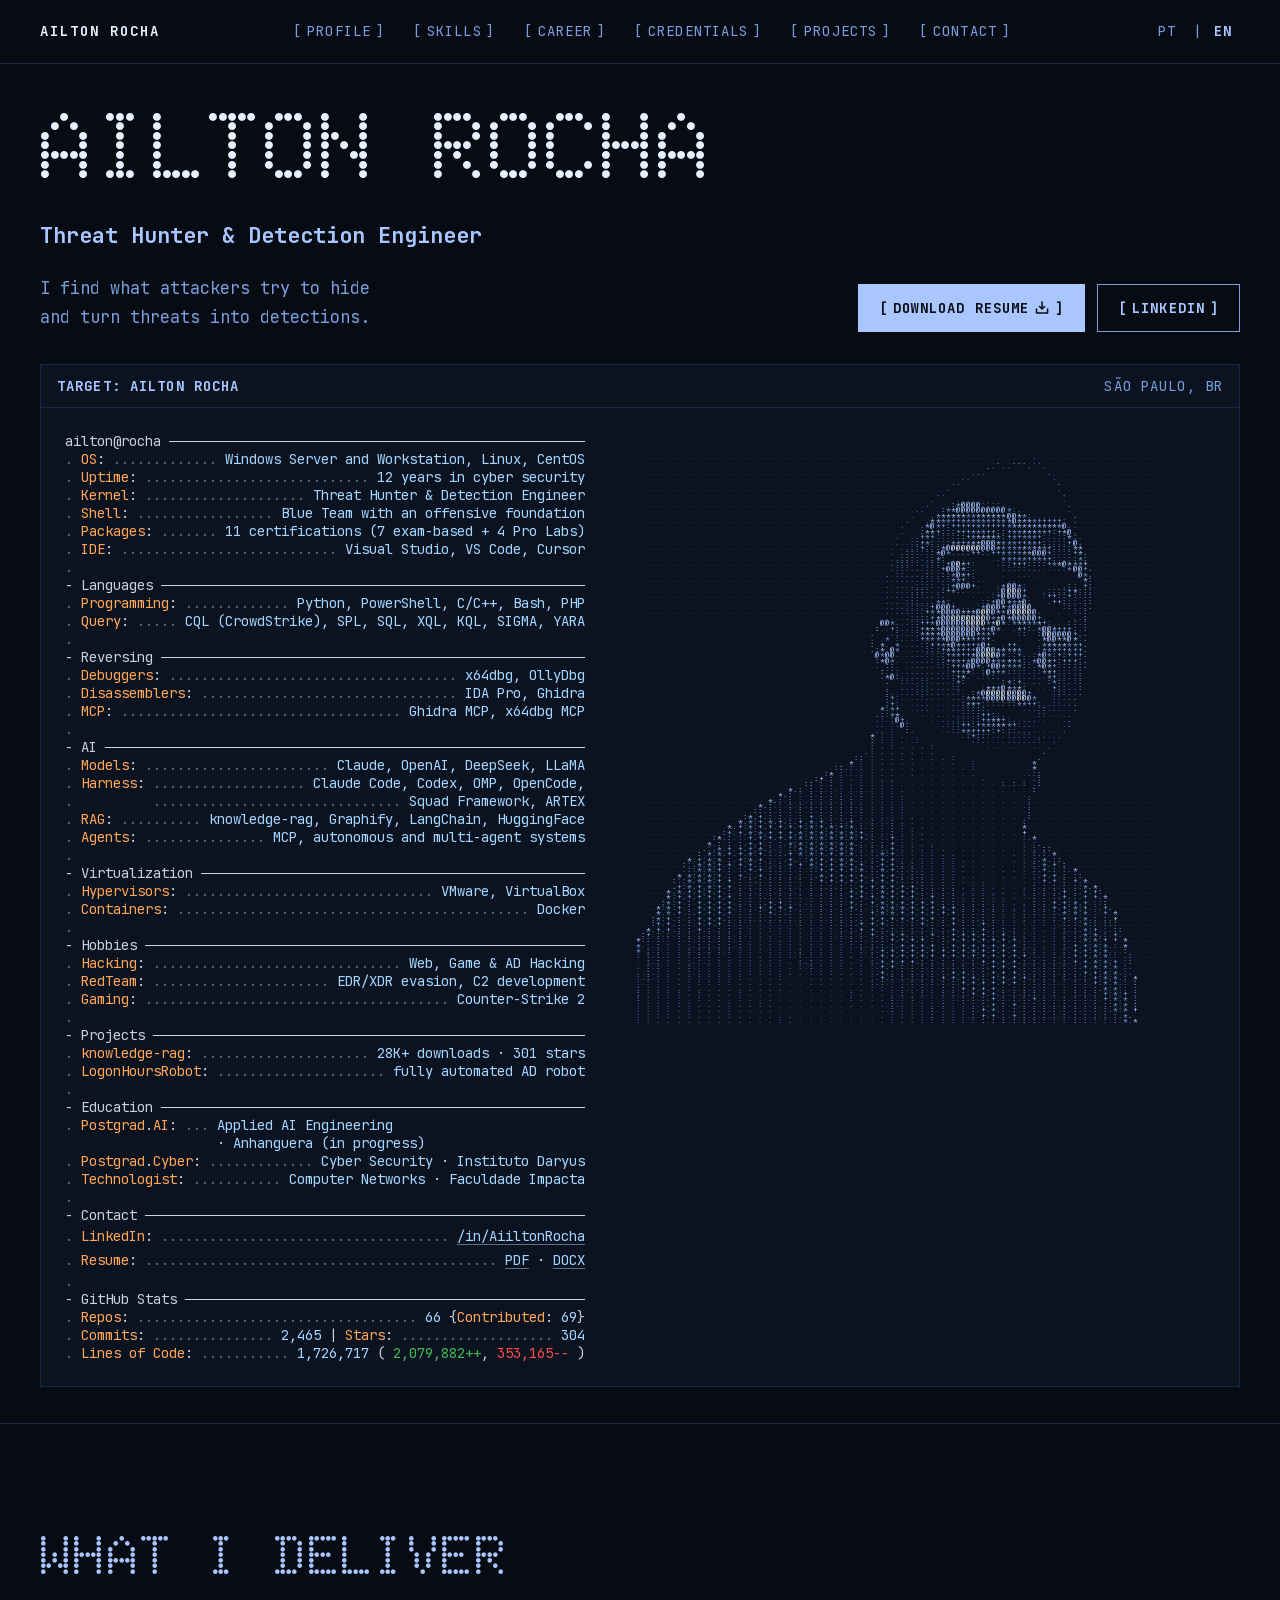
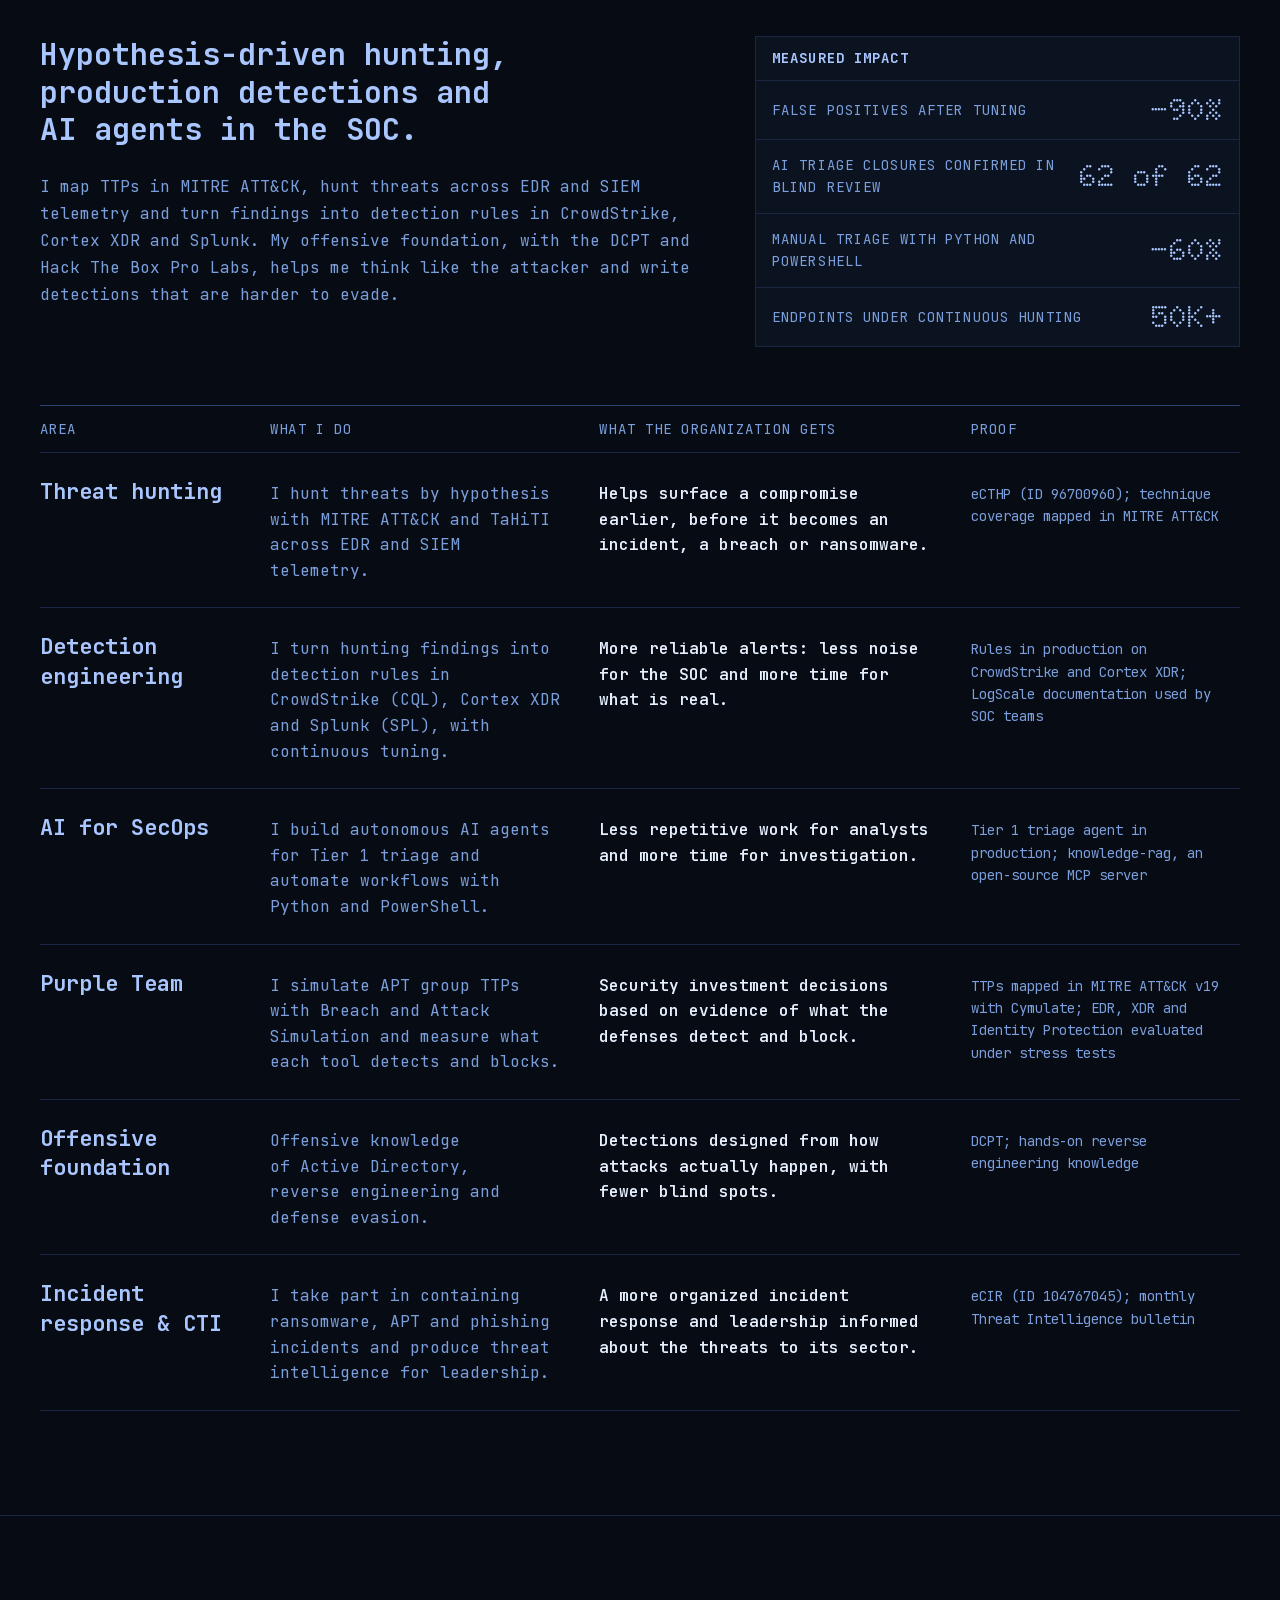
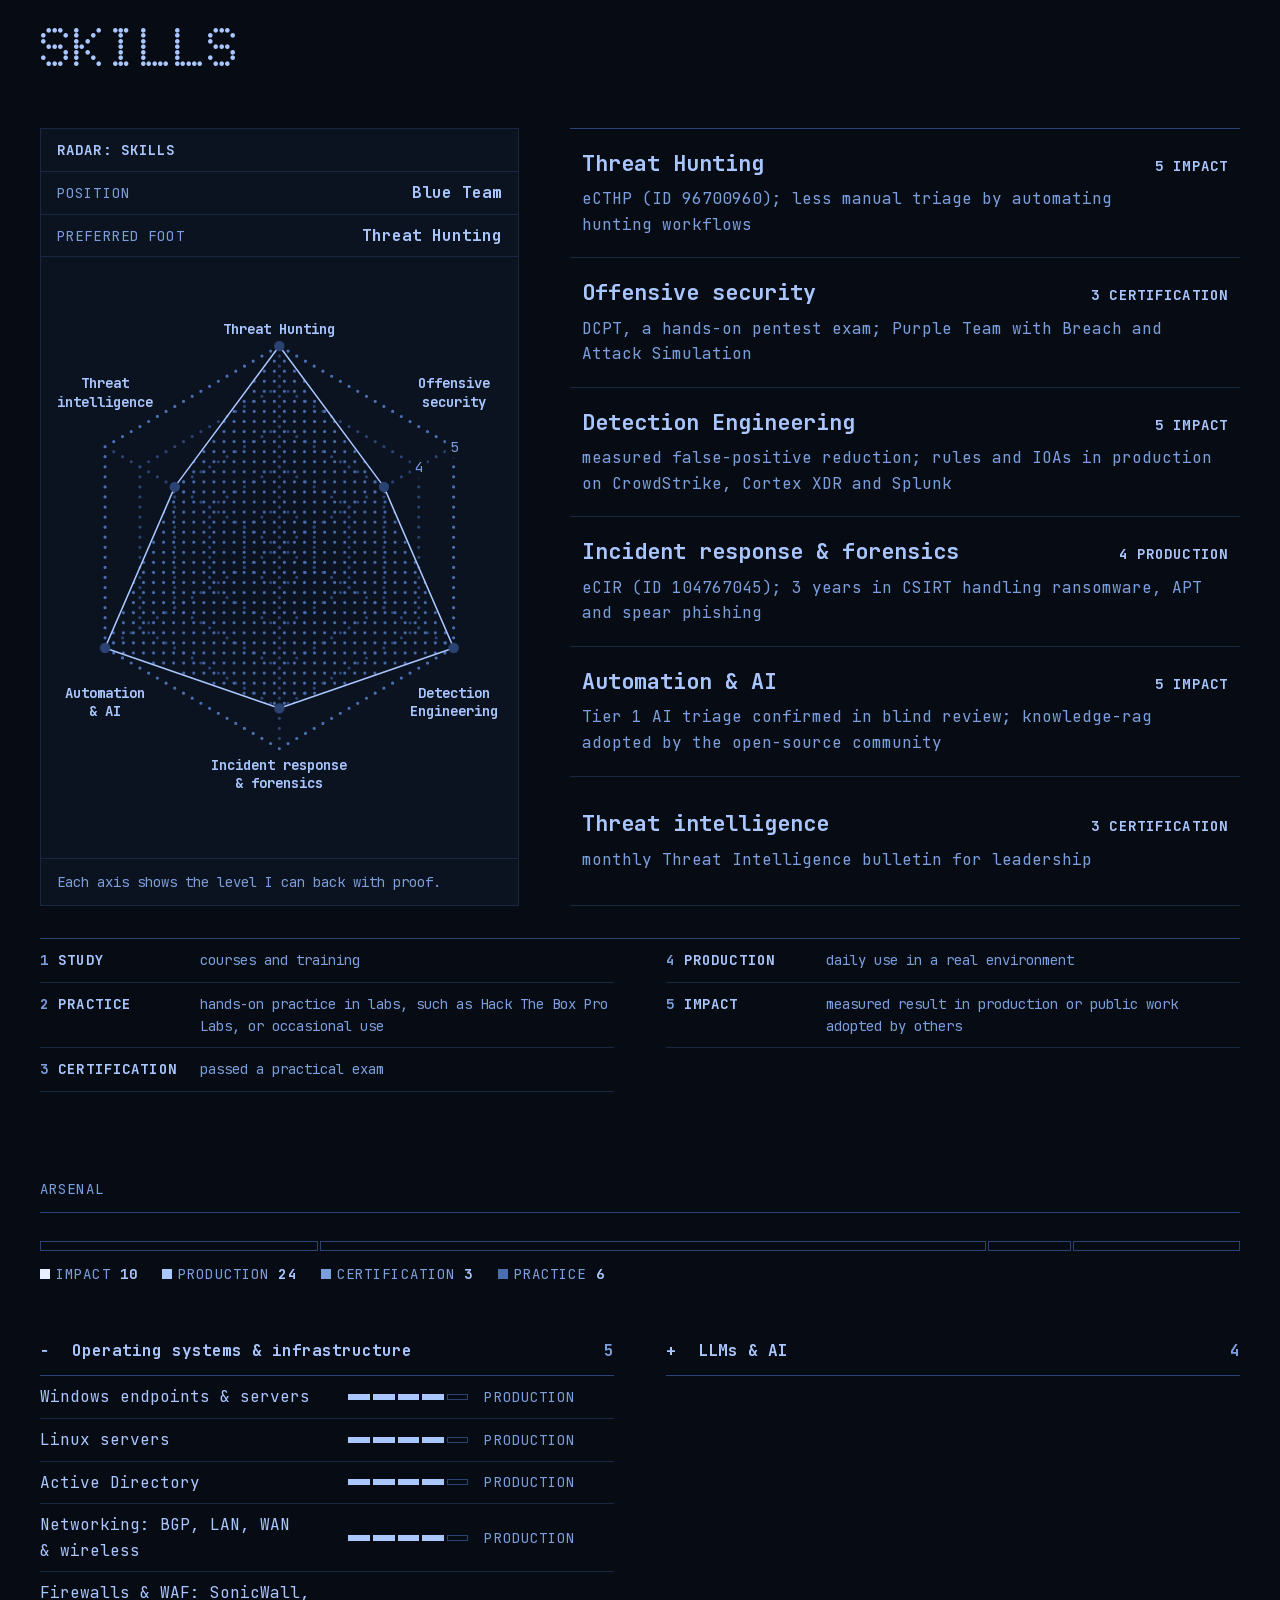
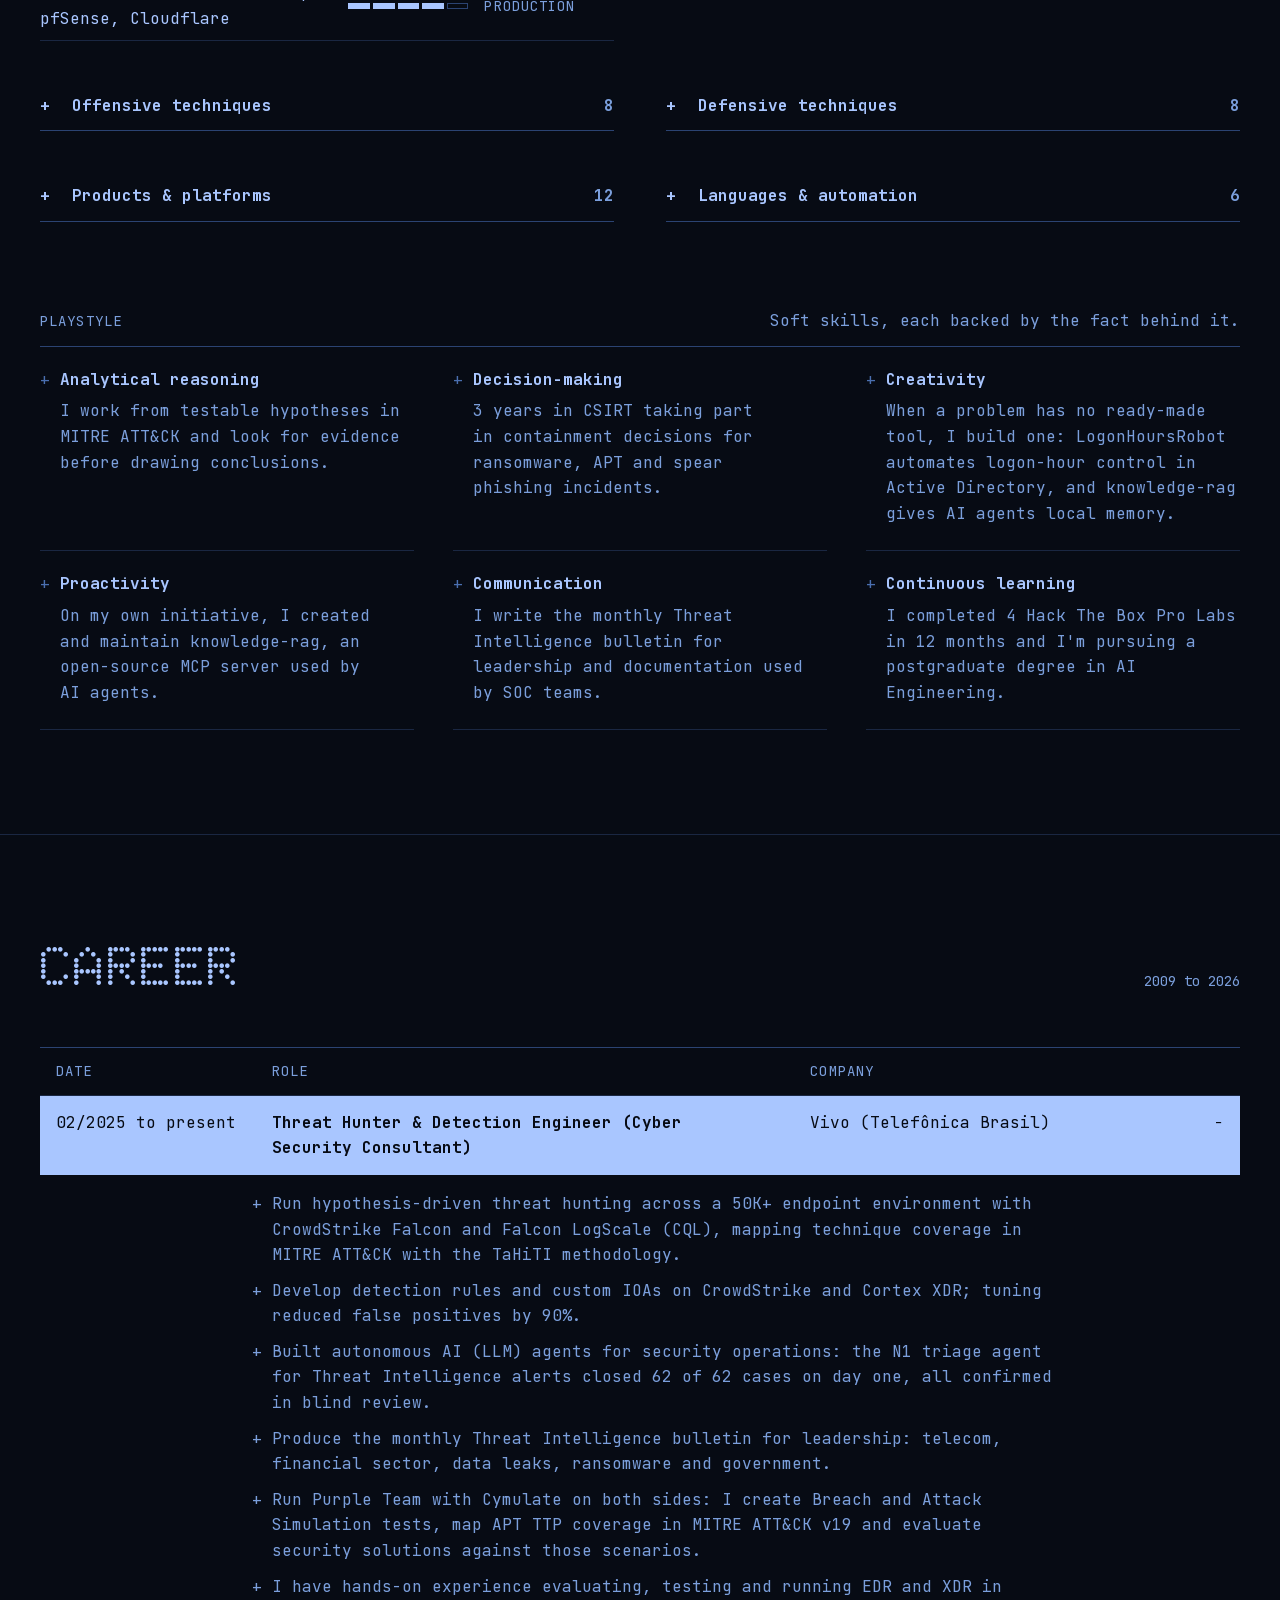
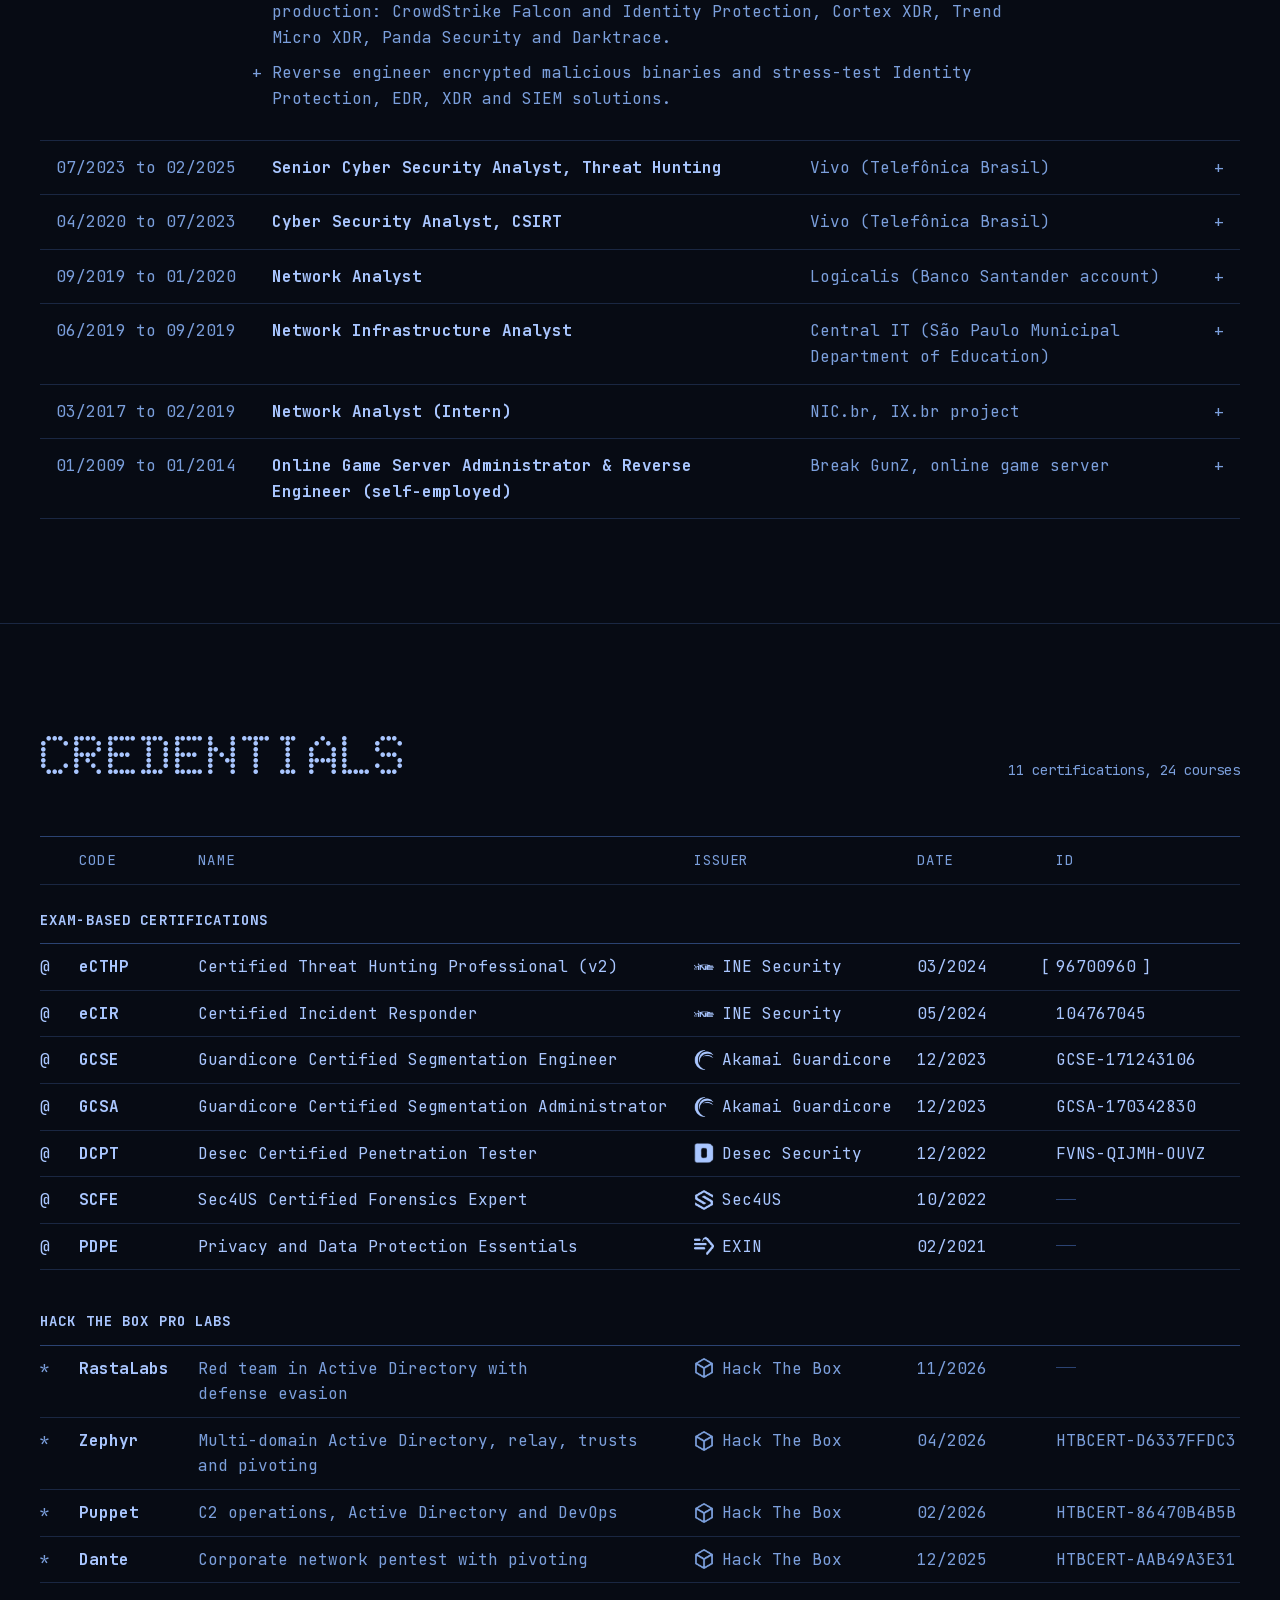
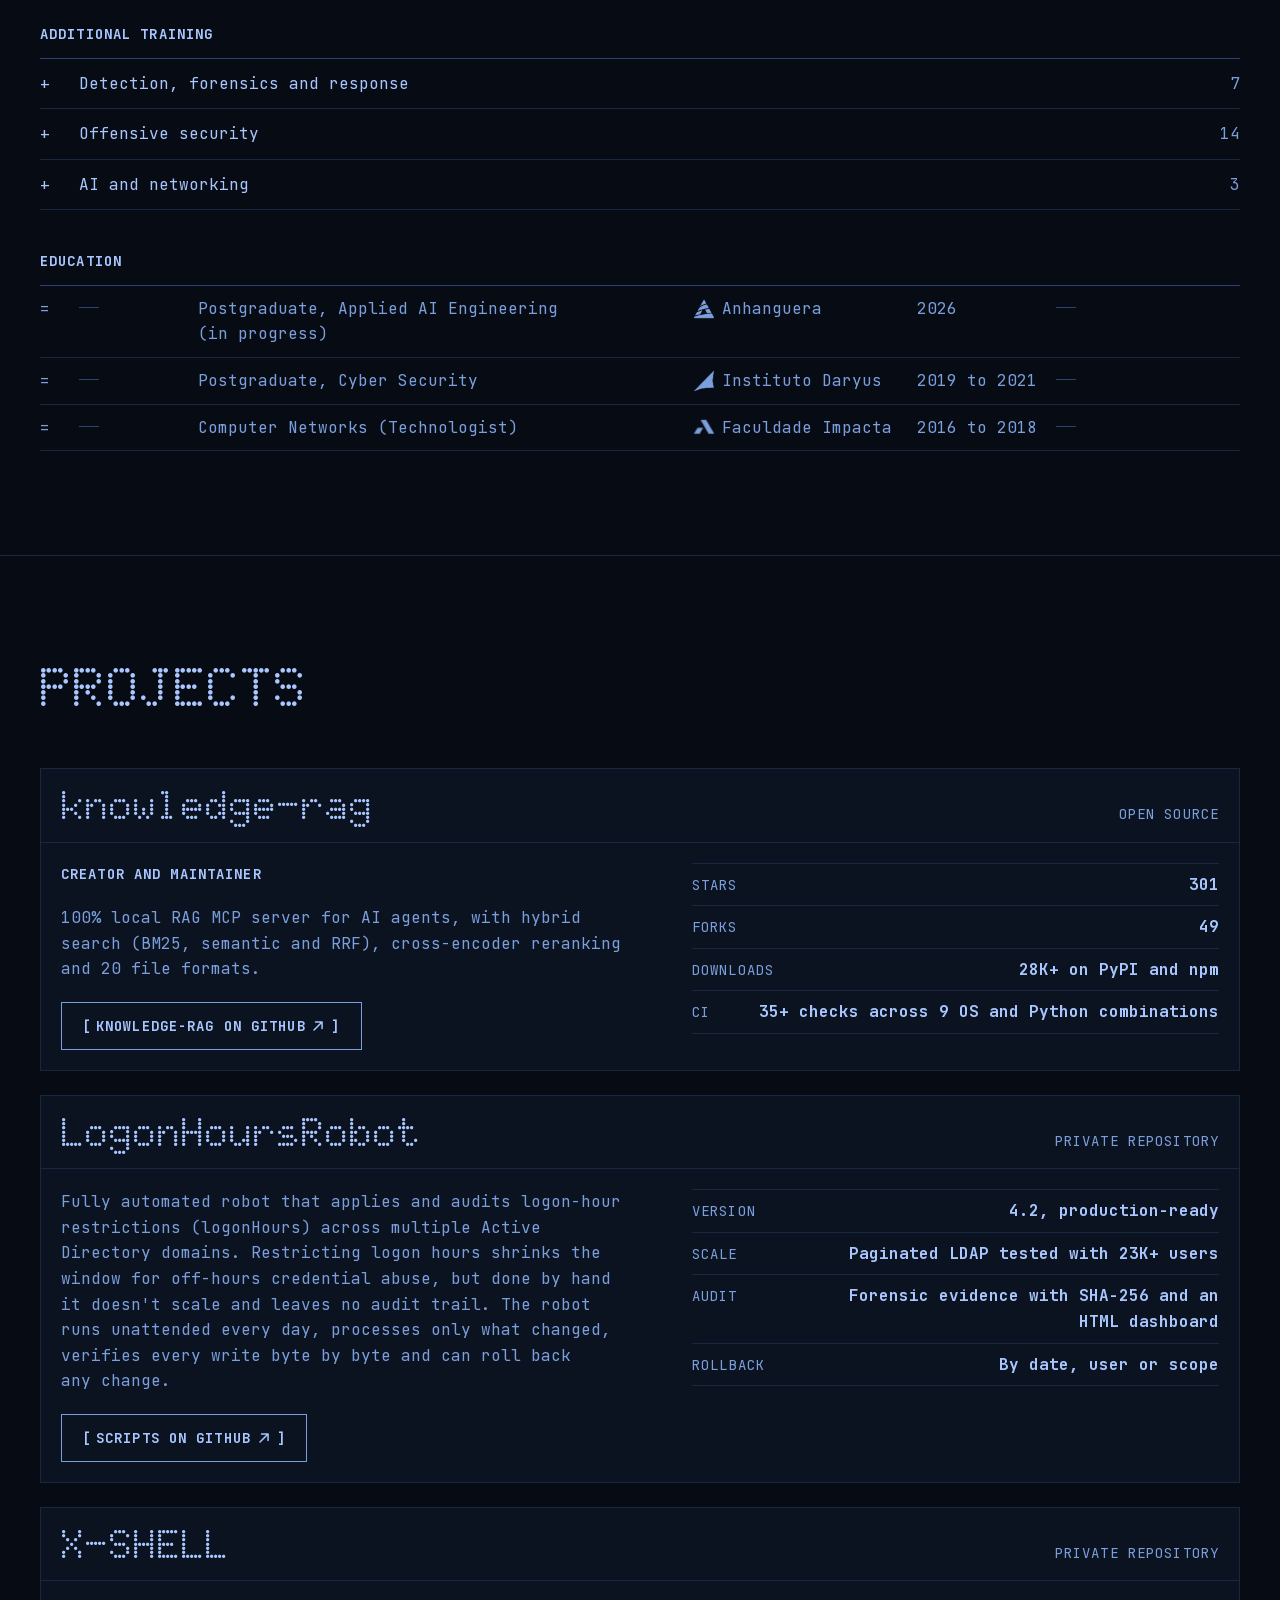
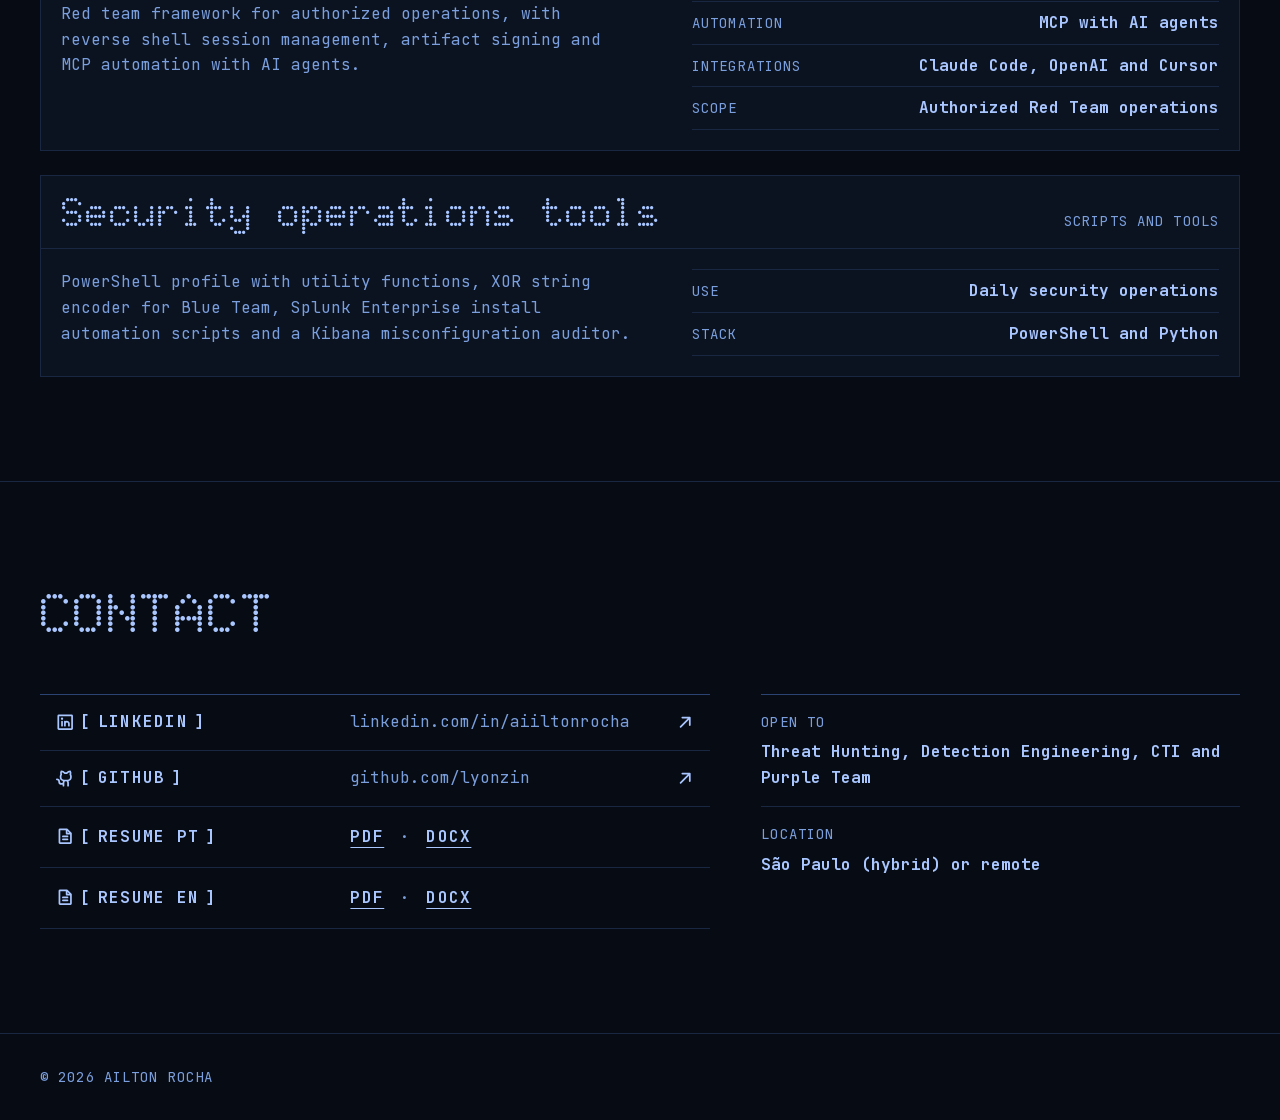
<file: resume-en.html>
<!doctype html>
<html lang="en">
<head>
<meta charset="utf-8">
<meta name="viewport" content="width=device-width, initial-scale=1">
<meta name="color-scheme" content="dark">
<title>Ailton Rocha | Threat Hunter &amp; Detection Engineer</title>
<link rel="canonical" href="https://lyonzin.github.io/en/">
<meta http-equiv="refresh" content="0; url=https://lyonzin.github.io/en/">
</head>
<body>
<p>The resume now lives in the portfolio: <a href="https://lyonzin.github.io/en/">lyonzin.github.io/en/</a></p>
</body>
</html>
</file>
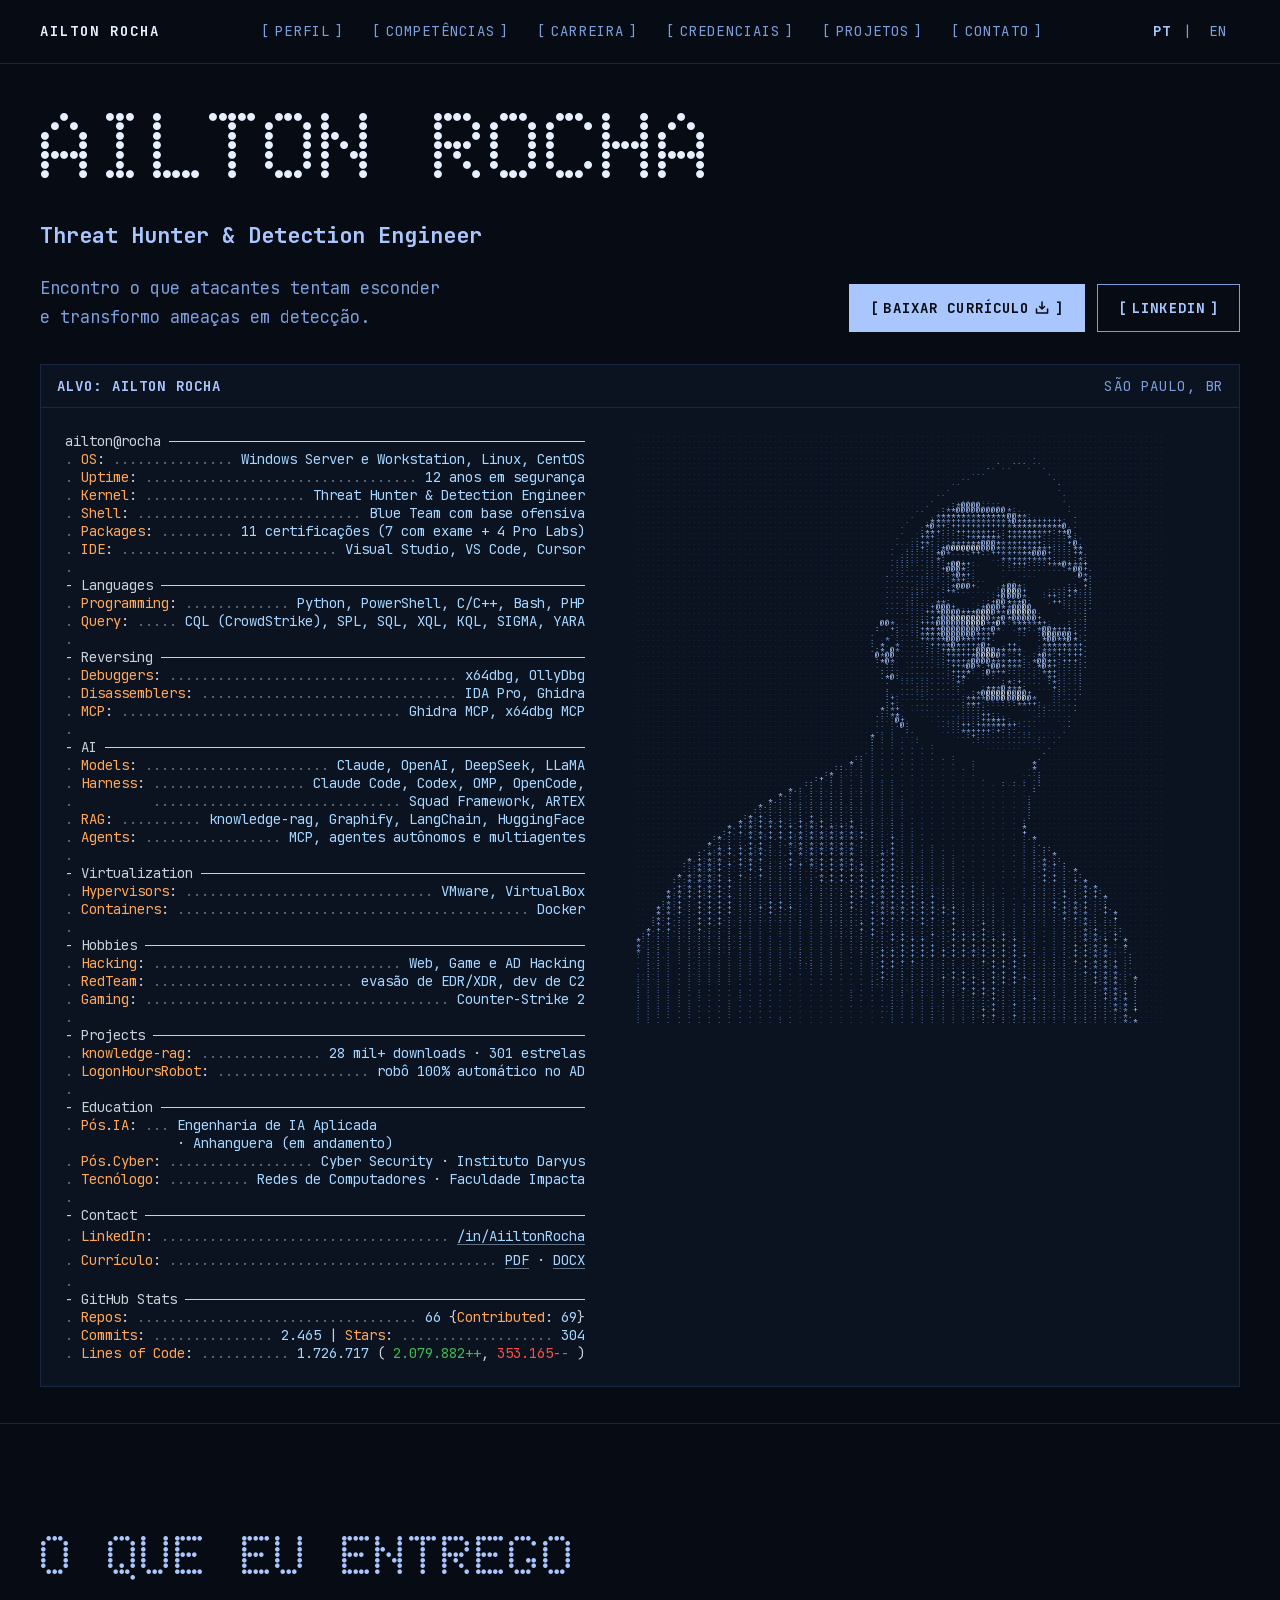
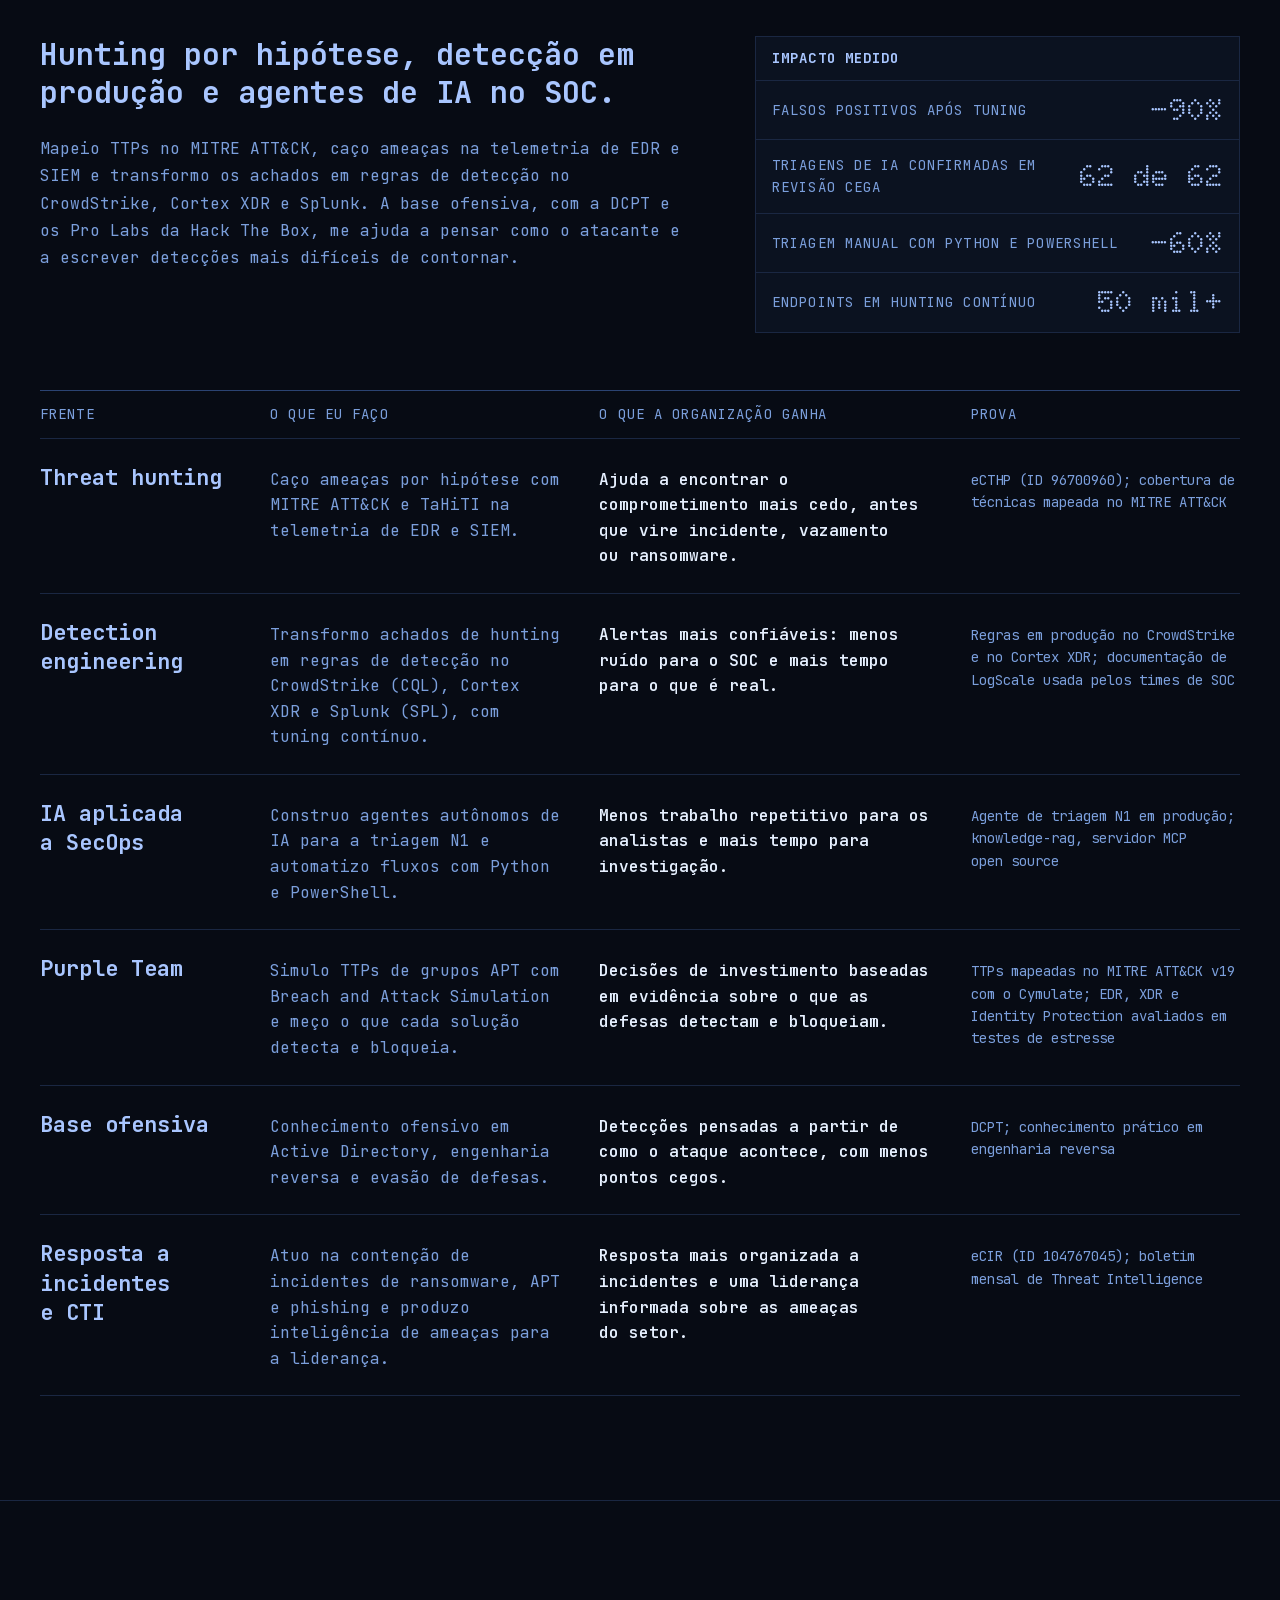
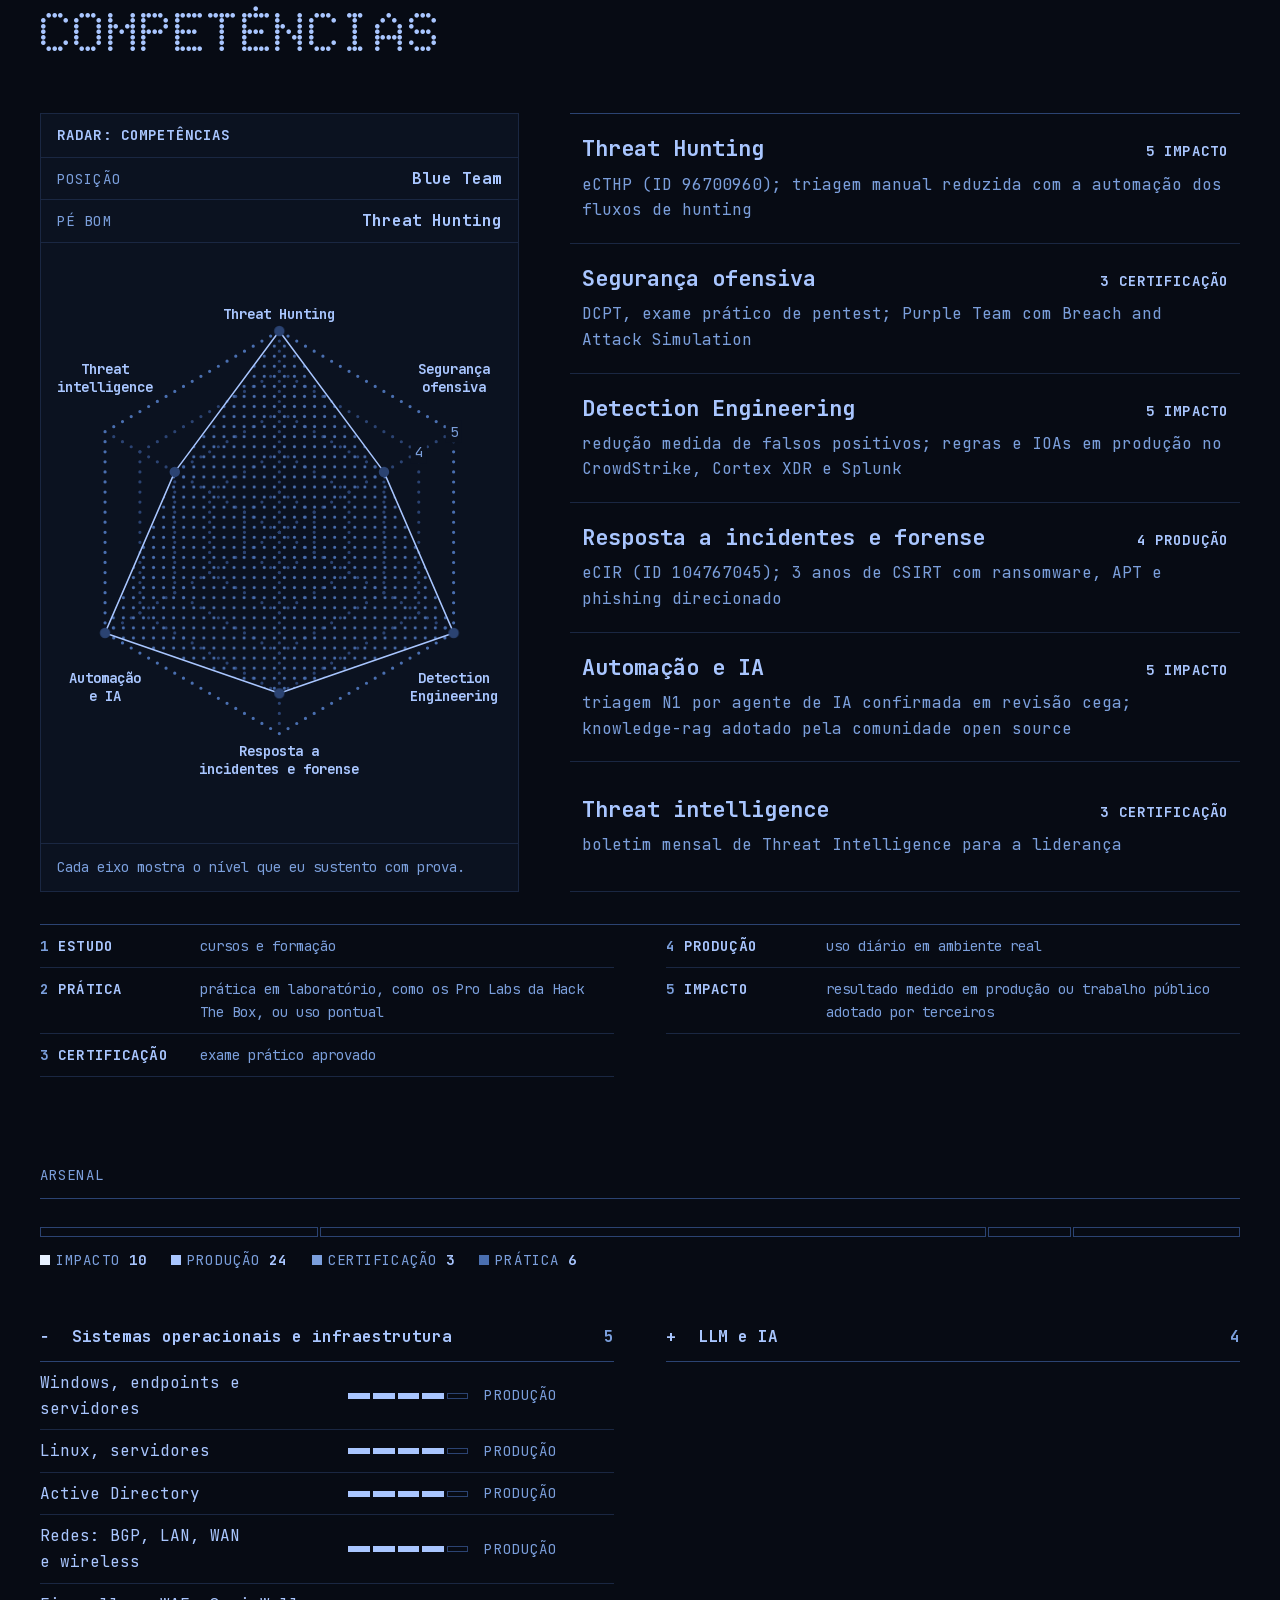
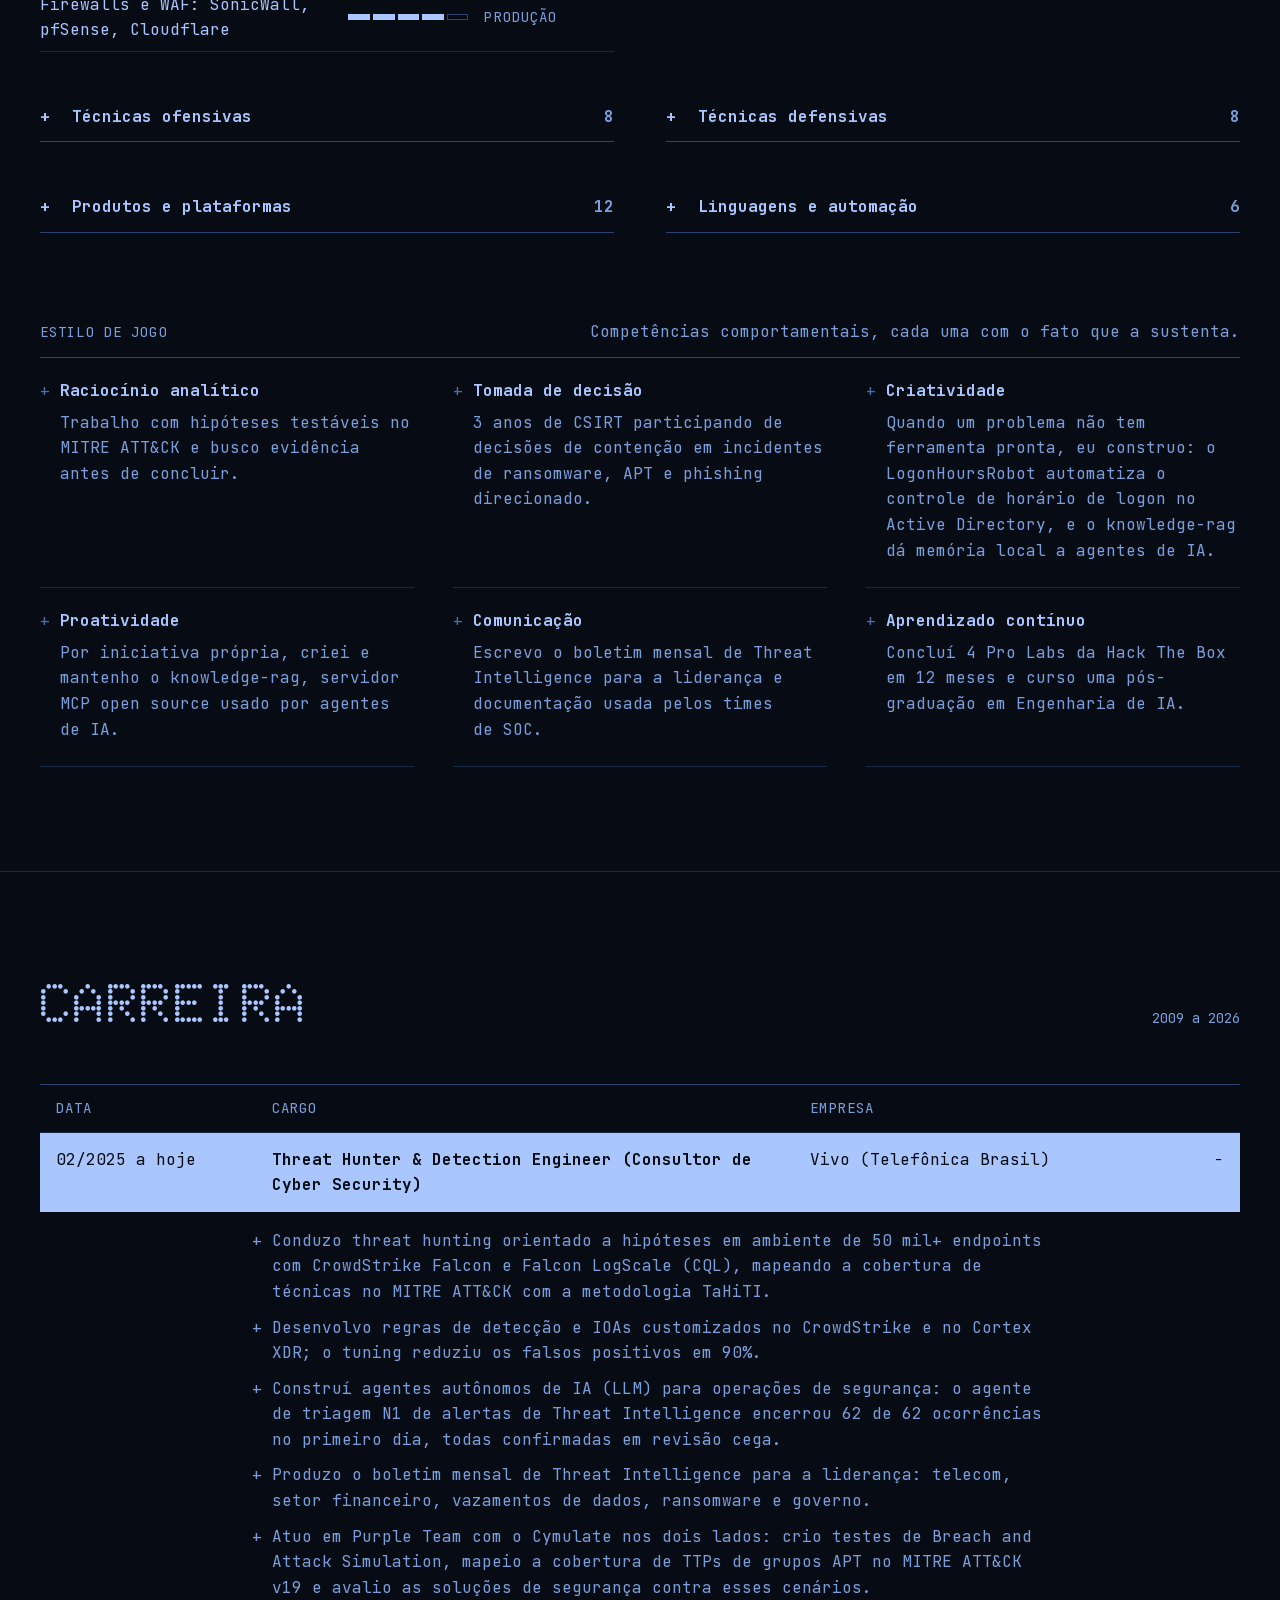
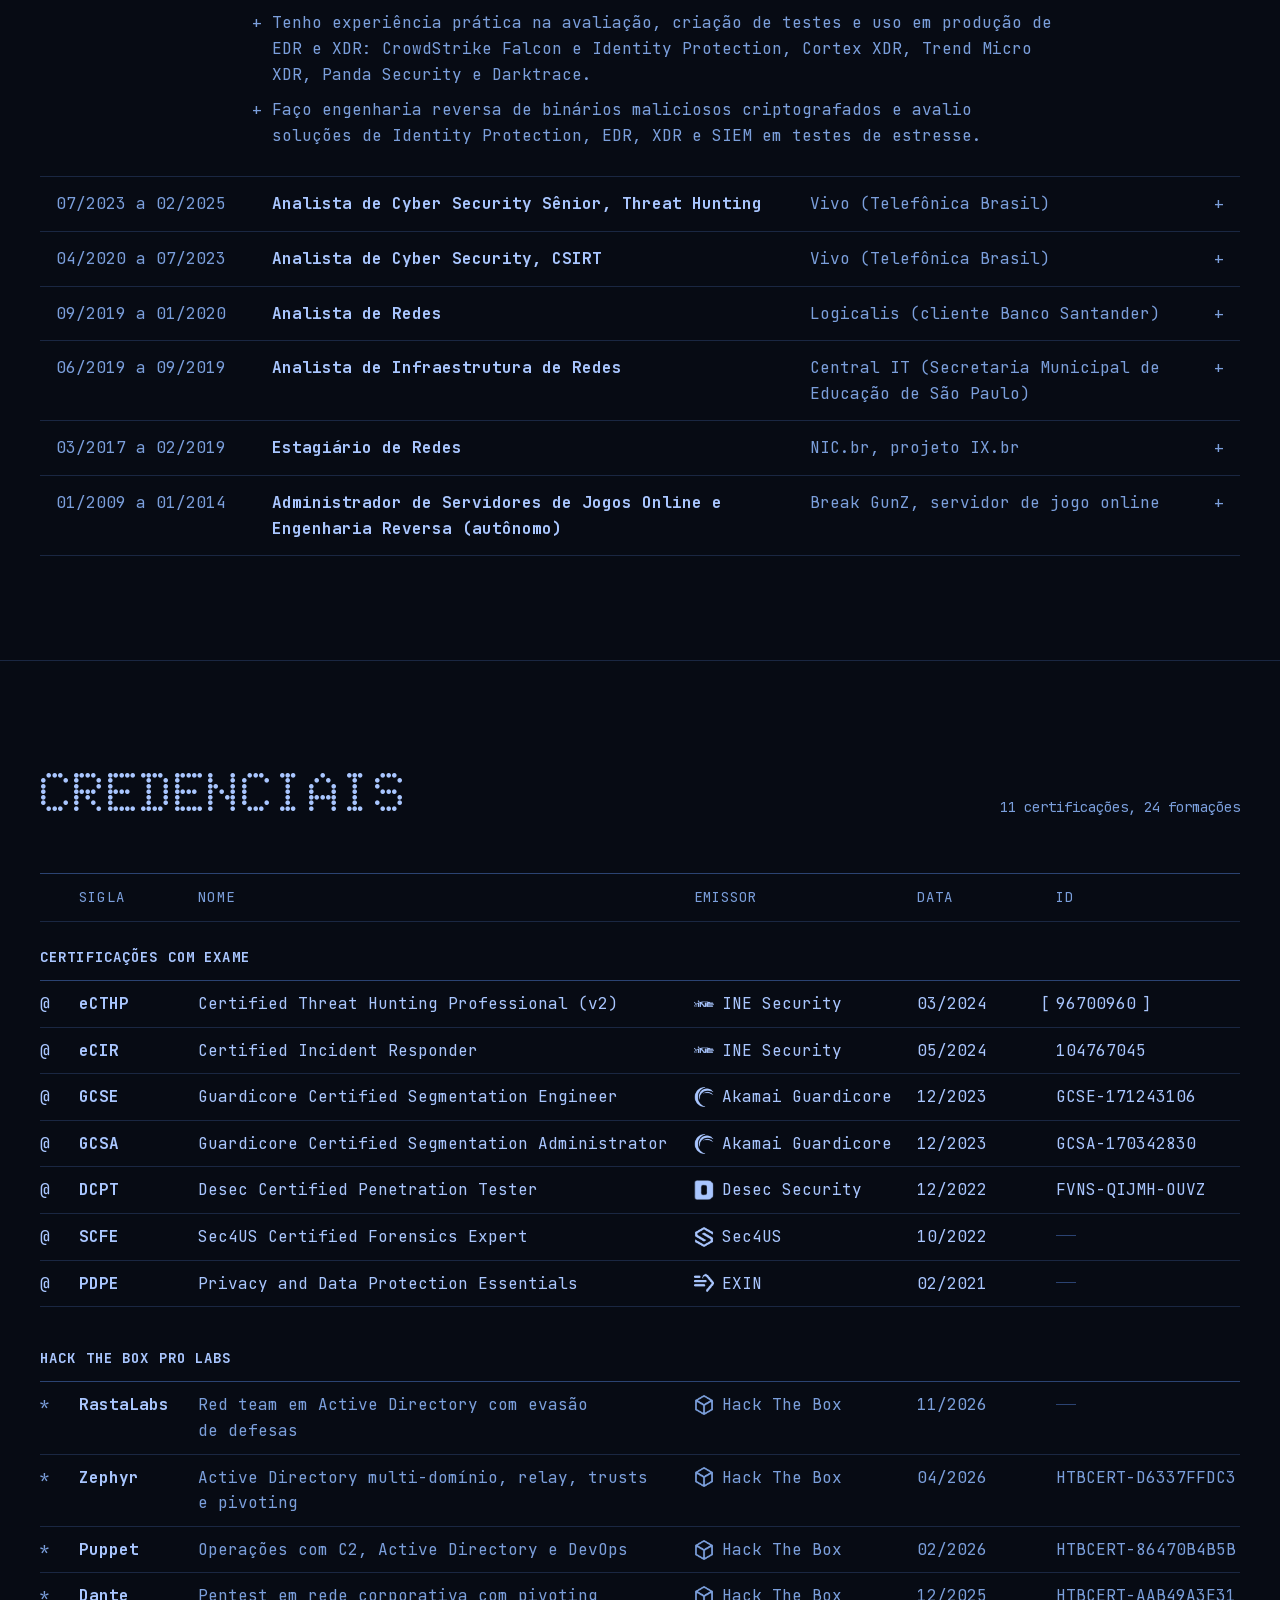
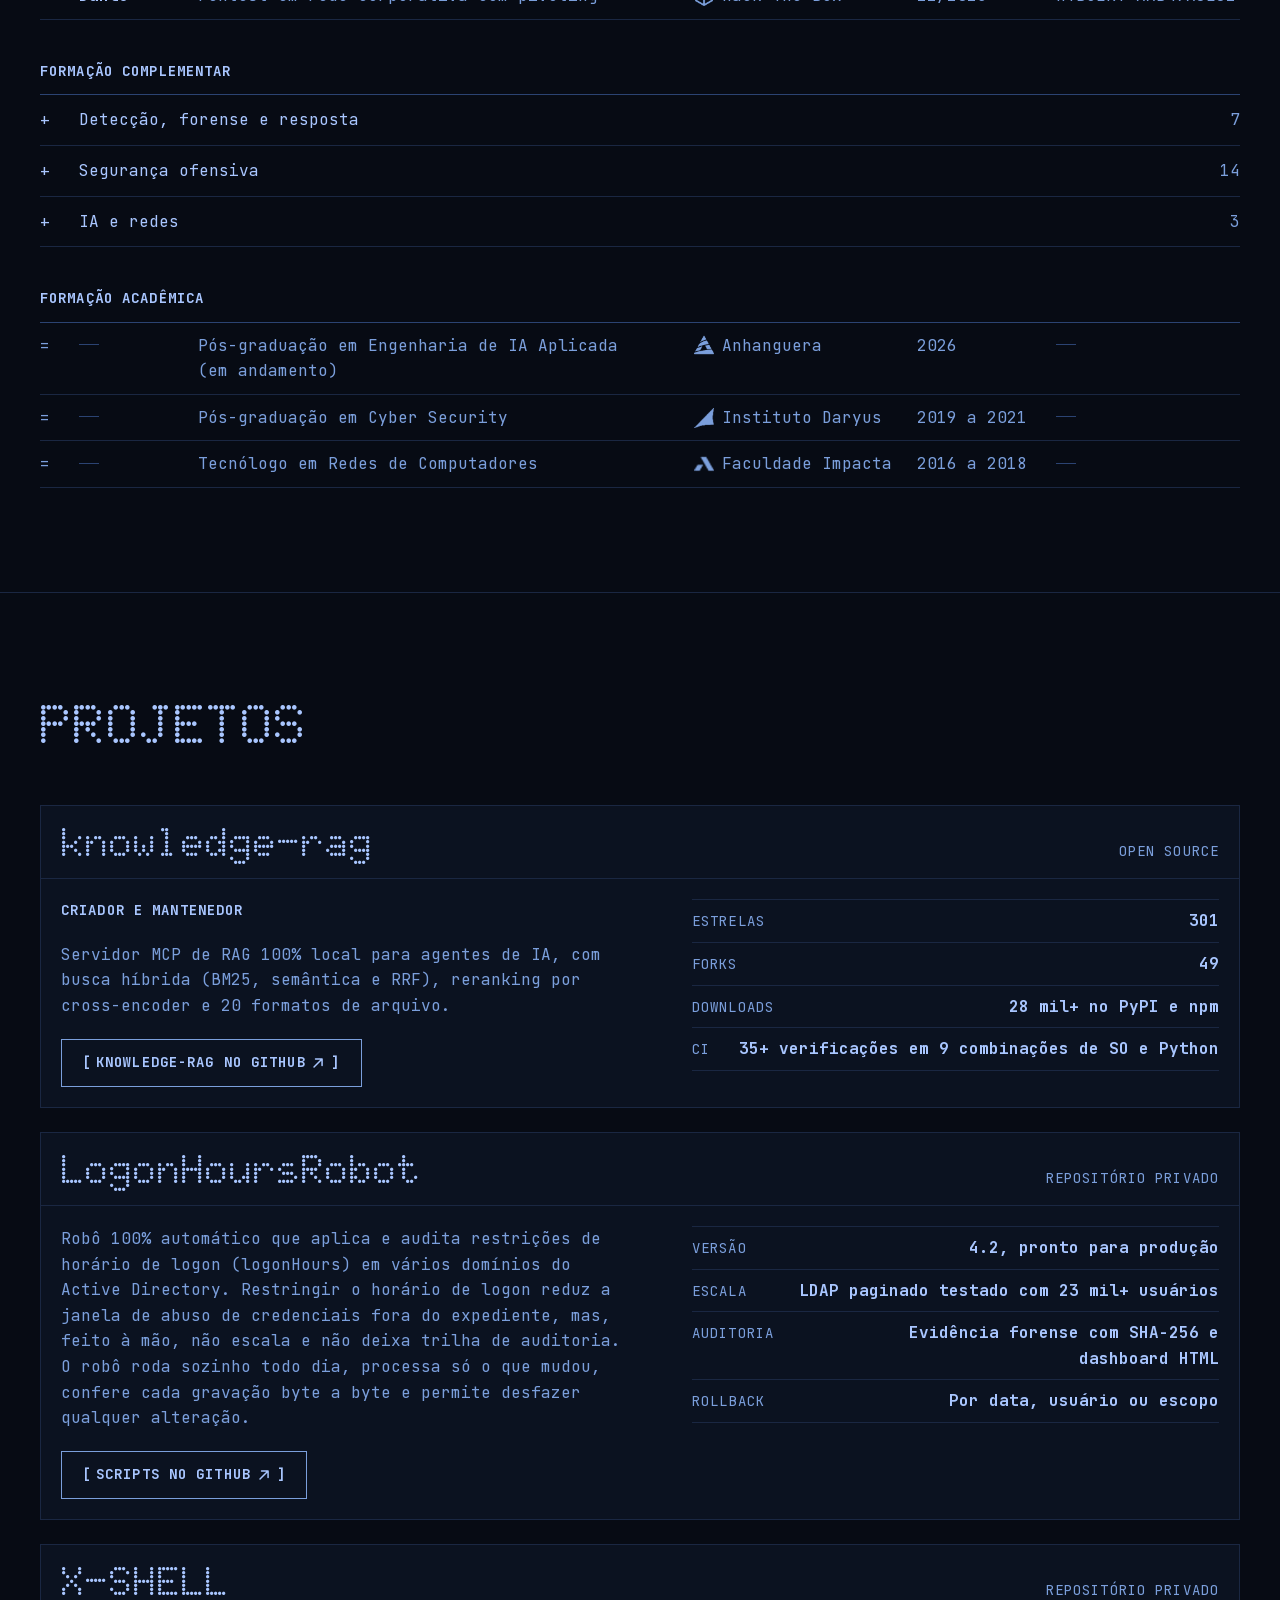
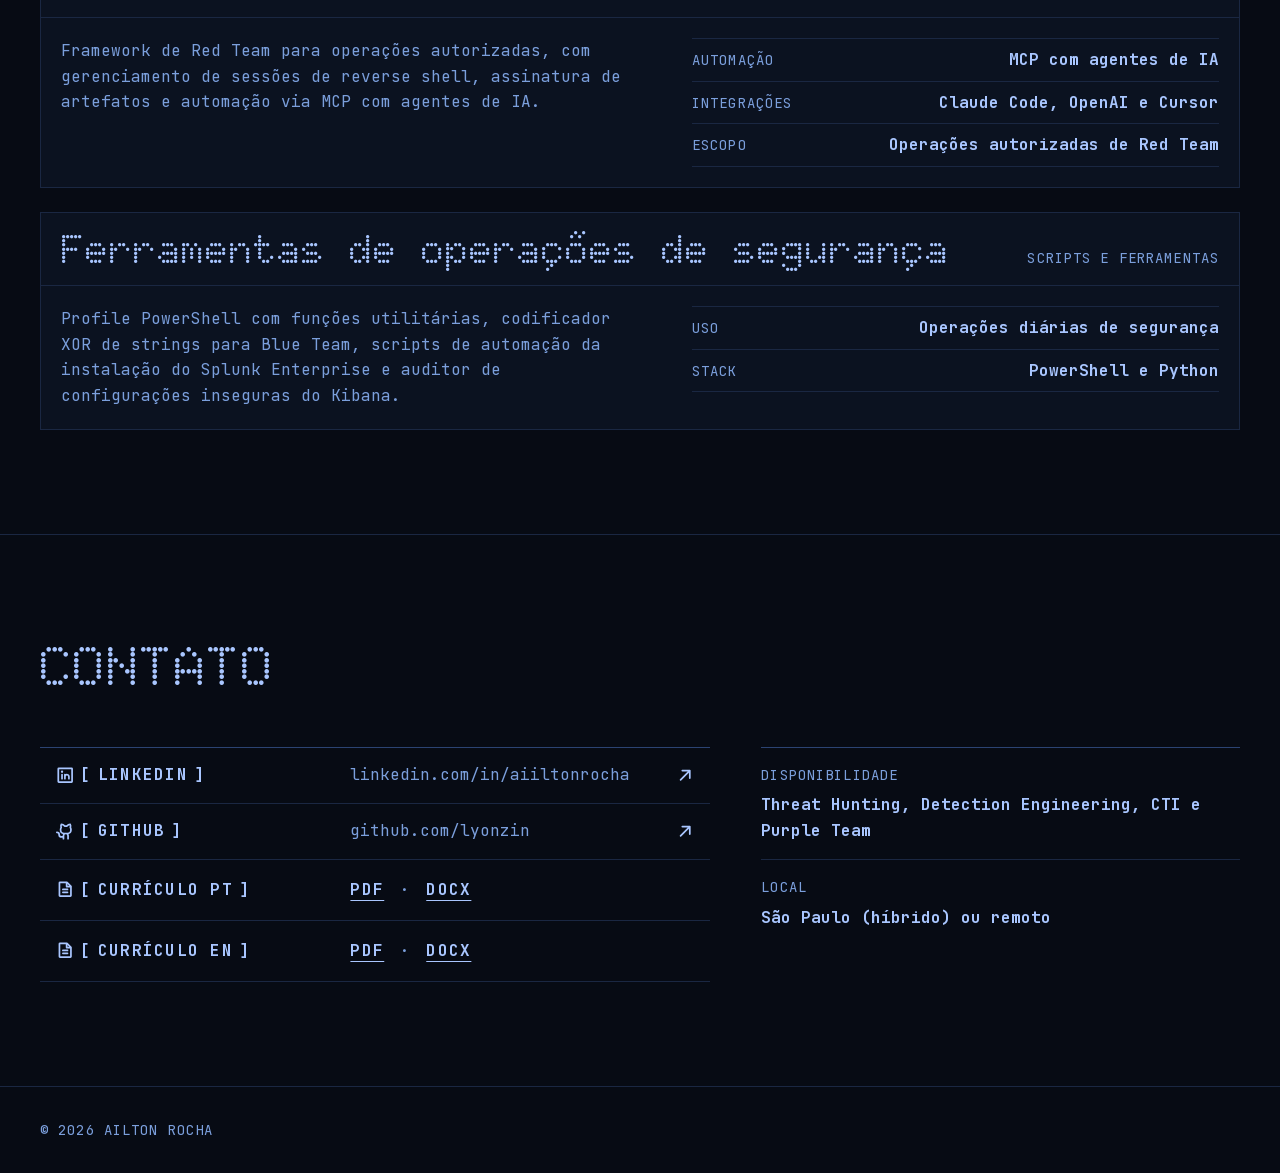
<file: resume-ptbr.html>
<!doctype html>
<html lang="pt-BR">
<head>
<meta charset="utf-8">
<meta name="viewport" content="width=device-width, initial-scale=1">
<meta name="color-scheme" content="dark">
<title>Ailton Rocha | Threat Hunter &amp; Detection Engineer</title>
<link rel="canonical" href="https://lyonzin.github.io/">
<meta http-equiv="refresh" content="0; url=https://lyonzin.github.io/">
</head>
<body>
<p>O currículo agora fica no portfólio: <a href="https://lyonzin.github.io/">lyonzin.github.io</a></p>
</body>
</html>
</file>
<file: _next/static/chunks/2yo3gxenkb7-z.css>
@font-face{font-family:JetBrains Mono;font-style:normal;font-weight:100 800;font-display:swap;src:url(../media/258bd0ab5fdd762a.2f7nqdagzwx2-.woff2)format("woff2");unicode-range:U+460-52F,U+1C80-1C8A,U+20B4,U+2DE0-2DFF,U+A640-A69F,U+FE2E-FE2F}@font-face{font-family:JetBrains Mono;font-style:normal;font-weight:100 800;font-display:swap;src:url(../media/99a2019bdfa8519b.176arc174-8zp.woff2)format("woff2");unicode-range:U+301,U+400-45F,U+490-491,U+4B0-4B1,U+2116}@font-face{font-family:JetBrains Mono;font-style:normal;font-weight:100 800;font-display:swap;src:url(../media/44e0cb21b0d052b7.0bp8oijd_gu96.woff2)format("woff2");unicode-range:U+370-377,U+37A-37F,U+384-38A,U+38C,U+38E-3A1,U+3A3-3FF}@font-face{font-family:JetBrains Mono;font-style:normal;font-weight:100 800;font-display:swap;src:url(../media/f9cd5a77d065db98.1fby2rem9ngyr.woff2)format("woff2");unicode-range:U+102-103,U+110-111,U+128-129,U+168-169,U+1A0-1A1,U+1AF-1B0,U+300-301,U+303-304,U+308-309,U+323,U+329,U+1EA0-1EF9,U+20AB}@font-face{font-family:JetBrains Mono;font-style:normal;font-weight:100 800;font-display:swap;src:url(../media/954d21e04331b2ae.0vfdmo25voy_0.woff2)format("woff2");unicode-range:U+100-2BA,U+2BD-2C5,U+2C7-2CC,U+2CE-2D7,U+2DD-2FF,U+304,U+308,U+329,U+1D00-1DBF,U+1E00-1E9F,U+1EF2-1EFF,U+2020,U+20A0-20AB,U+20AD-20C4,U+2113,U+2C60-2C7F,U+A720-A7FF}@font-face{font-family:JetBrains Mono;font-style:normal;font-weight:100 800;font-display:swap;src:url(../media/53897e768d329f66.p.3t6q91iet4nsy.woff2)format("woff2");unicode-range:U+??,U+131,U+152-153,U+2BB-2BC,U+2C6,U+2DA,U+2DC,U+304,U+308,U+329,U+2000-206F,U+20AC,U+2122,U+2191,U+2193,U+2212,U+2215,U+FEFF,U+FFFD}.SmP9FG_className{font-family:JetBrains Mono,ui-monospace,Consolas,monospace;font-style:normal}.SmP9FG_variable{--font-mono:"JetBrains Mono", ui-monospace, Consolas, monospace}
@font-face{font-family:Doto;font-style:normal;font-weight:100 900;font-display:swap;src:url(../media/7eaaed18a1131e6f-s.10frus7nabcfa.woff2)format("woff2");unicode-range:U+100-2BA,U+2BD-2C5,U+2C7-2CC,U+2CE-2D7,U+2DD-2FF,U+304,U+308,U+329,U+1D00-1DBF,U+1E00-1E9F,U+1EF2-1EFF,U+2020,U+20A0-20AB,U+20AD-20C4,U+2113,U+2C60-2C7F,U+A720-A7FF}@font-face{font-family:Doto;font-style:normal;font-weight:100 900;font-display:swap;src:url(../media/fecad25956209f1c-s.p.2wevs-sv5kmpm.woff2)format("woff2");unicode-range:U+??,U+131,U+152-153,U+2BB-2BC,U+2C6,U+2DA,U+2DC,U+304,U+308,U+329,U+2000-206F,U+20AC,U+2122,U+2191,U+2193,U+2212,U+2215,U+FEFF,U+FFFD}@font-face{font-family:Doto Fallback;src:local(Arial);ascent-override:70.59%;descent-override:18.58%;line-gap-override:0.0%;size-adjust:134.59%}.soDR9a_className{font-family:Doto,Doto Fallback;font-style:normal}.soDR9a_variable{--font-dot:"Doto", "Doto Fallback"}
:root{--lightningcss-light: ;--lightningcss-dark:initial;color-scheme:dark;--ground:#070b14;--panel:#0b1220;--ink-20:#1a2742;--ink-40:#2b4372;--ink-60:#4a6fb0;--ink-80:#7b9fdc;--ink-100:#a9c6ff;--bloom:#e6f0ff;--mono:var(--font-mono), ui-monospace, monospace;--dot:var(--font-dot), var(--mono);--bar-row:64px;--nav-row:44px;--bar-h:var(--bar-row);--gutter:clamp(1rem, .25rem + 3.2vw, 2.5rem);--max:1440px;--rule:1px solid var(--ink-20);--rule-strong:1px solid var(--ink-40);--ease-out:cubic-bezier(.16, 1, .3, 1);--text-s:.875rem;--text-l:clamp(1.125rem, 1rem + .45vw, 1.375rem);--track:.08em}@media (max-width:39.99rem){:root{--bar-h:calc(var(--bar-row) + var(--nav-row) + 2px)}}
*,:before,:after{box-sizing:border-box}html{background:var(--ground);color:var(--ink-100);font-family:var(--mono);-moz-text-size-adjust:100%;text-size-adjust:100%;scroll-padding-top:calc(var(--bar-h) + 1rem);scrollbar-color:var(--ink-40) var(--ground)}@media (prefers-reduced-motion:no-preference){html{scroll-behavior:smooth}}body{font-feature-settings:"calt" 0, "liga" 0;font-variant-numeric:tabular-nums;caret-color:var(--bloom);-webkit-font-smoothing:antialiased;-moz-osx-font-smoothing:grayscale;margin:0;font-size:1rem;line-height:1.6}::selection{background:var(--ink-100);color:var(--ground)}::-webkit-scrollbar{width:10px;height:10px}::-webkit-scrollbar-track{background:var(--ground)}::-webkit-scrollbar-thumb{background:var(--ink-40);border:2px solid var(--ground)}::-webkit-scrollbar-thumb:hover{background:var(--ink-60)}:focus-visible{outline:2px solid var(--bloom);outline-offset:3px}a{color:inherit;text-underline-offset:.3em;text-decoration-thickness:1px}h1,h2,h3,p,dl,dd,figure{margin:0}h1,h2,h3{font-weight:inherit;text-wrap:balance}p,li,dd{text-wrap:pretty}ul,ol{margin:0;padding:0;list-style:none}summary{cursor:pointer;list-style:none}summary::-webkit-details-marker{display:none}svg{flex-shrink:0}.sr-only{clip-path:inset(50%);white-space:nowrap;border:0;width:1px;height:1px;margin:-1px;padding:0;position:absolute;overflow:hidden}.skip-link{top:0;left:var(--gutter);z-index:20;background:var(--bloom);color:var(--ground);padding:.75rem 1rem;font-weight:700;text-decoration:none;position:absolute;transform:translateY(-120%)}.skip-link:focus{transform:translateY(.5rem)}
.label{font-size:var(--text-s);letter-spacing:var(--track);text-transform:uppercase;color:var(--ink-80)}.bracket{transition:transform .18s var(--ease-out);display:inline-block}@media (prefers-reduced-motion:no-preference){a:hover .bracket-open{transform:translate(-.3ch)}a:hover .bracket-close{transform:translate(.3ch)}}.btn{min-height:3rem;font-size:var(--text-s);letter-spacing:var(--track);text-transform:uppercase;white-space:nowrap;transition:background-color .18s var(--ease-out), border-color .18s var(--ease-out), color .18s var(--ease-out);border:1px solid #0000;justify-content:center;align-items:center;gap:.6ch;padding:.375rem 1.25rem;font-weight:700;text-decoration:none;display:inline-flex}.btn svg{width:1.15em;height:1.15em}.btn-primary{background:var(--ink-100);color:var(--ground)}.btn-primary:hover{background:var(--bloom)}.btn-outline{border-color:var(--ink-80);color:var(--ink-100)}.btn-outline:hover{border-color:var(--ink-100);background:var(--panel);color:var(--bloom)}.section{padding:clamp(4rem, 2.5rem + 5vw, 7rem) var(--gutter);border-top:var(--rule)}.inner{max-width:var(--max);margin-inline:auto}.section-head{flex-wrap:wrap;justify-content:space-between;align-items:baseline;gap:.75rem 2rem;margin-bottom:clamp(2rem,1.25rem + 2.5vw,3.5rem);display:flex}.section-title{font-family:var(--dot);font-variation-settings:"ROND" 100;letter-spacing:-.01em;text-transform:uppercase;color:var(--ink-100);font-size:clamp(2.25rem,1.4rem + 3vw,3.5rem);font-weight:800;line-height:1}.section-meta{font-size:var(--text-s);color:var(--ink-80)}.empty{vertical-align:.35em;background:var(--ink-40);width:2ch;height:1px;display:inline-block}.footer{padding:2rem var(--gutter);border-top:var(--rule);font-size:var(--text-s);letter-spacing:var(--track);text-transform:uppercase;color:var(--ink-80)}.footer p{max-width:var(--max);margin-inline:auto}.lost{min-height:100dvh;padding:var(--gutter);color:var(--ink-80);align-content:center;justify-items:start;gap:1rem;display:grid}.lost-code{font-family:var(--dot);font-variation-settings:"ROND" 100;color:var(--bloom);font-size:clamp(4rem,2rem + 10vw,6rem);font-weight:800;line-height:1}.lost-links{flex-wrap:wrap;gap:.75rem;margin-top:1rem;display:flex}
</file>
<file: _next/static/chunks/1q2202u15epn6.css>
.cCZWwq_log{--date-col:11.5rem;--columns:var(--date-col) minmax(0, 1.4fr) minmax(0, 1fr) 1.25rem;--gap:clamp(1rem, 2.5vw, 2.5rem);border-top:var(--rule-strong)}.cCZWwq_head,.cCZWwq_row{grid-template-columns:var(--columns);column-gap:var(--gap);display:grid}.cCZWwq_head{border-bottom:var(--rule);padding:.75rem 1rem}.cCZWwq_entry{border-bottom:var(--rule)}.cCZWwq_row{min-height:3rem;transition:background-color .16s var(--ease-out);align-items:baseline;row-gap:.25rem;padding:.875rem 1rem}summary:hover .cCZWwq_row{background:var(--panel)}.cCZWwq_date{white-space:nowrap;color:var(--ink-80)}.cCZWwq_title{color:var(--ink-100);font-weight:700}.cCZWwq_org{color:var(--ink-80)}.cCZWwq_toggle{color:var(--ink-80);justify-self:end}.cCZWwq_toggle:before{content:"+"}details[open] .cCZWwq_toggle:before{content:"−"}.cCZWwq_current .cCZWwq_row,.cCZWwq_current .cCZWwq_date,.cCZWwq_current .cCZWwq_title,.cCZWwq_current .cCZWwq_org,.cCZWwq_current .cCZWwq_toggle{color:var(--ground)}.cCZWwq_current .cCZWwq_row{background:var(--ink-100)}.cCZWwq_current summary:hover .cCZWwq_row{background:var(--bloom)}.cCZWwq_bullets{padding:1rem 1rem 1.75rem calc(1rem + var(--date-col) + var(--gap));color:var(--ink-80);gap:.625rem;display:grid}.cCZWwq_bullets li{max-width:78ch;position:relative}.cCZWwq_bullets li:before{content:"+";content:"+" / "";position:absolute;left:-2ch}@media (max-width:47.99rem){.cCZWwq_head{display:none}.cCZWwq_row{grid-template-columns:minmax(0,1fr) auto;grid-template-areas:"date toggle""title title""org org"}.cCZWwq_date{grid-area:date}.cCZWwq_title{grid-area:title}.cCZWwq_org{grid-area:org}.cCZWwq_toggle{grid-area:toggle}.cCZWwq_bullets{padding-left:calc(1rem + 2ch)}}
.hcVmEa_grid{grid-template-columns:minmax(0,7fr) minmax(0,5fr);align-items:start;gap:clamp(2rem,4vw,4rem);display:grid}.hcVmEa_channels{border-top:var(--rule-strong)}.hcVmEa_row{--icon-size:1.15em;grid-template-columns:minmax(12rem, .9fr) minmax(0, 1fr) var(--icon-size);border-bottom:var(--rule);min-height:3.5rem;color:var(--ink-100);transition:background-color .16s var(--ease-out), color .16s var(--ease-out);align-items:center;gap:1rem;padding:.5rem 1rem;text-decoration:none;display:grid}a.hcVmEa_row:hover{background:var(--ink-100);color:var(--ground)}.hcVmEa_channel{letter-spacing:var(--track);text-transform:uppercase;align-items:center;gap:.6ch;font-weight:700;display:inline-flex}.hcVmEa_channel svg,.hcVmEa_trail svg{width:var(--icon-size);height:var(--icon-size)}.hcVmEa_value{overflow-wrap:anywhere;color:var(--ink-80)}a.hcVmEa_row:hover .hcVmEa_value{color:inherit}.hcVmEa_trail{display:inline-flex}.hcVmEa_formats{color:var(--ink-80);align-items:center;gap:.25rem;margin-left:-.75rem;display:flex}.hcVmEa_formats a{min-height:2.75rem;letter-spacing:var(--track);color:var(--ink-100);transition:background-color .16s var(--ease-out), color .16s var(--ease-out);align-items:center;padding-inline:.75rem;font-weight:700;display:inline-flex}.hcVmEa_formats a:hover{background:var(--ink-100);color:var(--ground)}.hcVmEa_availability>div{border-top:var(--rule);padding-block:1rem}.hcVmEa_availability>div:first-child{border-top:var(--rule-strong)}.hcVmEa_availability dd{color:var(--ink-100);margin-top:.375rem;font-weight:700}@media (max-width:47.99rem){.hcVmEa_grid{grid-template-columns:minmax(0,1fr)}.hcVmEa_row{grid-template-columns:minmax(0,1fr) auto;row-gap:.25rem;padding-block:.75rem}.hcVmEa_value,.hcVmEa_formats{grid-row:2}.hcVmEa_trail{grid-area:1/2/span 2}}
.UpWKhq_head,.UpWKhq_item{--columns:1.25rem 6.25rem minmax(0, 1fr) minmax(0, 12.75rem) 7.5rem 11.5rem;grid-template-columns:var(--columns);column-gap:clamp(.75rem,1.5vw,1.5rem);display:grid}.UpWKhq_head{border-top:var(--rule-strong);border-bottom:var(--rule);padding-block:.75rem}.UpWKhq_group{margin-top:2.5rem}.UpWKhq_head+.UpWKhq_group{margin-top:1.5rem}.UpWKhq_groupTitle{border-bottom:var(--rule-strong);font-size:var(--text-s);letter-spacing:var(--track);text-transform:uppercase;color:var(--ink-100);padding-bottom:.75rem;font-weight:700}.UpWKhq_item{border-bottom:var(--rule);align-items:baseline;row-gap:.125rem;padding-block:.625rem}.UpWKhq_code{overflow-wrap:anywhere;font-weight:700}.UpWKhq_date,.UpWKhq_id{white-space:nowrap}.UpWKhq_verify{color:var(--ink-100);transition:color .16s var(--ease-out);gap:.6ch;text-decoration:none;display:inline-flex}.UpWKhq_verify:hover{color:var(--bloom)}.UpWKhq_logo{vertical-align:-.3em;background-color:currentColor;width:1.25em;height:1.25em;margin-right:.5em;display:inline-block;-webkit-mask-position:50%;mask-position:50%;-webkit-mask-size:contain;mask-size:contain;-webkit-mask-repeat:no-repeat;mask-repeat:no-repeat}.UpWKhq_exam{color:var(--ink-100)}.UpWKhq_lab,.UpWKhq_education,.UpWKhq_training{color:var(--ink-80)}.UpWKhq_lab .UpWKhq_code{color:var(--ink-100)}.UpWKhq_training{font-size:var(--text-s)}.UpWKhq_exam .UpWKhq_marker{color:var(--ink-100)}.UpWKhq_lab .UpWKhq_marker,.UpWKhq_education .UpWKhq_marker{color:var(--ink-80)}.UpWKhq_training .UpWKhq_marker{color:var(--ink-60)}.UpWKhq_key{clip-path:inset(50%);white-space:nowrap;width:1px;height:1px;position:absolute;overflow:hidden}.UpWKhq_fold{border-bottom:var(--rule)}.UpWKhq_foldRow{min-height:3rem;color:var(--ink-100);transition:background-color .16s var(--ease-out);grid-template-columns:1.25rem minmax(0,1fr) auto;align-items:baseline;column-gap:clamp(.75rem,1.5vw,1.5rem);padding-block:.75rem;display:grid}summary:hover .UpWKhq_foldRow{background:var(--panel)}.UpWKhq_toggle:before{content:"+"}details[open] .UpWKhq_toggle:before{content:"−"}.UpWKhq_count{color:var(--ink-80)}.UpWKhq_fold .UpWKhq_list{padding-bottom:1rem}.UpWKhq_fold .UpWKhq_item:last-child{border-bottom:0}@media (min-width:64rem){.UpWKhq_verify{margin-left:-1.6ch}}@media (max-width:63.99rem){.UpWKhq_head{display:none}.UpWKhq_item{grid-template-columns:1.25rem minmax(0,1fr) auto}.UpWKhq_item>*{grid-column:2}.UpWKhq_item>.UpWKhq_marker{grid-area:1/1}.UpWKhq_item>.UpWKhq_date{grid-area:1/3}:is(.UpWKhq_id:has(.empty),.UpWKhq_code:has(.empty),.UpWKhq_issuer:has(.empty),.UpWKhq_date:has(.empty)){display:none}.UpWKhq_key{clip-path:none;width:auto;height:auto;position:static}}
.Z7_Ivq_lead{grid-template-columns:repeat(12,minmax(0,1fr));align-items:start;gap:2.5rem clamp(1rem,2vw,2rem);margin-bottom:clamp(2.5rem,2rem + 2vw,4rem);display:grid}.Z7_Ivq_copy{grid-column:1/span 7;gap:1.5rem;padding-right:clamp(0rem,3vw,3rem);display:grid}.Z7_Ivq_statement{max-width:40ch;color:var(--ink-100);text-wrap:balance;font-size:clamp(1.5rem,1.05rem + 1.6vw,1.875rem);font-weight:700;line-height:1.25}.Z7_Ivq_intro{max-width:65ch;color:var(--ink-80);line-height:1.7}.Z7_Ivq_panel{border:var(--rule);background:var(--panel);grid-column:8/span 5}.Z7_Ivq_panelBar{border-bottom:var(--rule);font-size:var(--text-s);letter-spacing:var(--track);text-transform:uppercase;color:var(--ink-100);padding:.625rem 1rem;font-weight:700}.Z7_Ivq_readings>div{grid-template-columns:minmax(0,1fr) auto;align-items:center;gap:1rem;padding:.875rem 1rem;display:grid}.Z7_Ivq_readings>div+div{border-top:var(--rule)}.Z7_Ivq_readings dt{font-size:var(--text-s);letter-spacing:var(--track);text-transform:uppercase;color:var(--ink-80)}.Z7_Ivq_readings dd{font-family:var(--dot);font-variation-settings:"ROND" 100;white-space:nowrap;color:var(--ink-100);font-size:clamp(1.5rem,1.1rem + 1vw,2.25rem);font-weight:800;line-height:1}.Z7_Ivq_table{--columns:minmax(10rem, .7fr) minmax(0, 1.05fr) minmax(0, 1.2fr) minmax(0, .95fr);border-top:var(--rule-strong)}.Z7_Ivq_head,.Z7_Ivq_row{grid-template-columns:var(--columns);column-gap:clamp(1.25rem,2.5vw,2.5rem);display:grid}.Z7_Ivq_head{border-bottom:var(--rule);padding-block:.75rem}.Z7_Ivq_row{border-bottom:var(--rule);align-items:baseline;row-gap:1rem;padding-block:1.5rem}.Z7_Ivq_name{font-size:var(--text-l);color:var(--ink-100);font-weight:700;line-height:1.35}.Z7_Ivq_does{color:var(--ink-80)}.Z7_Ivq_gains{color:var(--bloom);font-weight:600}.Z7_Ivq_proof{font-size:var(--text-s);color:var(--ink-80)}.Z7_Ivq_key{clip-path:inset(50%);white-space:nowrap;width:1px;height:1px;position:absolute;overflow:hidden}@media (max-width:63.99rem){.Z7_Ivq_copy,.Z7_Ivq_panel{grid-column:1/-1}.Z7_Ivq_copy{padding-right:0}.Z7_Ivq_panel{max-width:36rem}.Z7_Ivq_head{display:none}.Z7_Ivq_row{grid-template-columns:minmax(0,1fr)}.Z7_Ivq_key{clip-path:none;width:auto;height:auto;margin-bottom:.25rem;font-weight:400;display:block;position:static}}
.hBw1pG_bar{--nav-fade:2.5rem;z-index:10;height:var(--bar-h);padding-inline:var(--gutter);border-bottom:var(--rule);background:var(--ground);font-size:var(--text-s);letter-spacing:var(--track);text-transform:uppercase;align-items:center;gap:clamp(.75rem,2vw,2rem);display:flex;position:sticky;top:0}.hBw1pG_wordmark{letter-spacing:.14em;min-width:44px;min-height:44px;color:var(--bloom);white-space:nowrap;align-items:center;font-weight:700;text-decoration:none;display:inline-flex}.hBw1pG_short{font-family:var(--dot);font-variation-settings:"ROND" 100;letter-spacing:0;font-size:1.75rem;font-weight:800;display:none}.hBw1pG_nav{scrollbar-width:none;flex:1;min-width:0;overflow-x:auto}.hBw1pG_nav::-webkit-scrollbar{display:none}.hBw1pG_nav ul{gap:.25rem;width:max-content;margin-inline:auto;display:flex}.hBw1pG_nav a{min-height:44px;color:var(--ink-80);white-space:nowrap;transition:color .16s var(--ease-out);align-items:center;gap:.6ch;padding-inline:.75rem;text-decoration:none;display:inline-flex}.hBw1pG_nav a:focus-visible{outline-offset:-2px}.hBw1pG_nav a:hover{color:var(--bloom)}.hBw1pG_lang{white-space:nowrap;align-items:center;gap:.25rem;display:flex}.hBw1pG_lang [aria-current]{color:var(--ink-100);padding-inline:.5rem;font-weight:700}.hBw1pG_divider{color:var(--ink-80)}.hBw1pG_lang a{min-width:44px;min-height:44px;color:var(--ink-80);transition:color .16s var(--ease-out);justify-content:center;align-items:center;text-decoration:none;display:inline-flex}.hBw1pG_lang a:hover{color:var(--bloom);text-decoration:underline}@media (max-width:63.99rem){.hBw1pG_nav a{letter-spacing:.04em;padding-inline:.5rem}}@media (min-width:40rem) and (max-width:63.99rem){.hBw1pG_full{clip-path:inset(50%);white-space:nowrap;width:1px;height:1px;position:absolute;overflow:hidden}.hBw1pG_short{display:inline}}@media (max-width:39.99rem){.hBw1pG_bar{grid-template-columns:minmax(0,1fr) auto;grid-template-rows:var(--bar-row) auto;grid-template-areas:"mark lang""nav nav";row-gap:0;height:auto;display:grid}.hBw1pG_wordmark{grid-area:mark;justify-self:start}.hBw1pG_lang{grid-area:lang}.hBw1pG_nav{margin-inline:calc(-1 * var(--gutter));border-top:var(--rule);-webkit-mask-image:linear-gradient(to left, transparent, black var(--nav-fade));-webkit-mask-image:linear-gradient(to left, transparent, black var(--nav-fade));mask-image:linear-gradient(to left, transparent, black var(--nav-fade));grid-area:nav}.hBw1pG_nav ul{padding-inline:var(--gutter) var(--nav-fade);margin-inline:0}}
._8lw4mG_neofetch{--fetch-key:#ffa657;--fetch-value:#a5d6ff;--fetch-text:#c9d1d9;--fetch-dim:#616e7f;--fetch-added:#3fb950;--fetch-removed:#f85149;--fetch-lh:var(--fetch-line,1.125rem);font-size:var(--fetch-size,var(--text-s));line-height:var(--fetch-lh);color:var(--fetch-text)}._8lw4mG_neofetch>*{width:round(down,100% + 1px,1ch)}._8lw4mG_header{gap:1ch;display:flex}._8lw4mG_rule{border-top:1px solid var(--fetch-text);flex:1;align-self:center}._8lw4mG_leader{white-space:nowrap;width:0;min-width:3ch;color:var(--fetch-dim);flex:1;overflow:hidden}._8lw4mG_leader:before{content:"................................................................................"}._8lw4mG_mark,._8lw4mG_blank{color:var(--fetch-dim)}._8lw4mG_mark:before,._8lw4mG_blank:before{content:"."}._8lw4mG_row{align-items:baseline;column-gap:1ch;display:flex}._8lw4mG_row dt{flex:1 0 auto;gap:1ch;display:flex}._8lw4mG_row dd{text-wrap:balance;color:var(--fetch-value);flex:0 auto}._8lw4mG_continued{grid-template-columns:auto auto minmax(0,1fr);column-gap:1ch;display:grid}._8lw4mG_continued:after{content:"." / "";color:var(--fetch-dim);grid-area:2/1}._8lw4mG_continued dt{grid-area:1/1/2/3;grid-template-columns:subgrid;display:grid}._8lw4mG_continued dd{grid-area:1/3/3/4;grid-template-rows:subgrid;color:var(--fetch-value);display:grid}._8lw4mG_valueLine{align-items:baseline;column-gap:1ch;display:flex}._8lw4mG_valueText{text-wrap:balance;flex:0 auto}._8lw4mG_key{color:var(--fetch-key)}._8lw4mG_text{color:var(--fetch-text)}._8lw4mG_added{color:var(--fetch-added)}._8lw4mG_removed{color:var(--fetch-removed)}._8lw4mG_chunk{vertical-align:top;display:inline-block}._8lw4mG_contact{--target-pad:calc((24px - var(--fetch-lh)) / 2)}._8lw4mG_link{padding-block:var(--target-pad);color:inherit;text-decoration:underline;-webkit-text-decoration-color:var(--fetch-dim);text-decoration-color:var(--fetch-dim);text-underline-offset:.2em;display:inline-block}._8lw4mG_link:hover,._8lw4mG_link:focus-visible{text-decoration-color:currentColor}._8lw4mG_stats{flex-wrap:wrap;display:flex}._8lw4mG_stats>._8lw4mG_row{flex:100%}._8lw4mG_stats>._8lw4mG_pairStart{flex:0 0 round(down,50%,1ch);min-width:max-content}._8lw4mG_stats>._8lw4mG_pairEnd{flex:1 1 0;min-width:max-content;padding-left:1ch}@media (pointer:coarse){._8lw4mG_contact{--target-pad:calc((44px - var(--fetch-lh)) / 2)}}
._3_8iSa_figure{width:min(100%, calc(var(--portrait-max-h,200vh) * var(--ratio)));margin-inline:auto;container-type:inline-size}._3_8iSa_frame{aspect-ratio:var(--ratio);-webkit-user-select:none;user-select:none;display:grid}._3_8iSa_frame>*{grid-area:1/1}._3_8iSa_stage{will-change:transform;display:grid;overflow:hidden}._3_8iSa_stage>pre{font-family:var(--mono);font-size:calc(100cqi / (var(--cols) * var(--pitch)));line-height:var(--pitch);letter-spacing:calc((var(--pitch) - var(--advance)) * 1em);white-space:pre;font-feature-settings:"calt" 0, "liga" 0;font-variant-ligatures:none;pointer-events:none;grid-area:1/1;margin:0;overflow:hidden}._3_8iSa_ink-20{color:var(--ink-20)}._3_8iSa_ink-40{color:var(--ink-40)}._3_8iSa_ink-60{color:var(--ink-60)}._3_8iSa_ink-80{color:var(--ink-80)}._3_8iSa_ink-100{color:var(--ink-100)}._3_8iSa_bloom{color:var(--bloom)}._3_8iSa_photo{width:100%;height:100%;clip-path:circle(var(--reveal-r,0px) at var(--reveal-x,50%) var(--reveal-y,50%))}._3_8iSa_trigger{z-index:1;cursor:pointer;background:0 0;border:0;margin:0;padding:0}._3_8iSa_frame[data-revealed=true] ._3_8iSa_photo{clip-path:none}._3_8iSa_frame[data-revealed=true] ._3_8iSa_stage{opacity:0}@media (prefers-reduced-motion:reduce){._3_8iSa_photo{clip-path:none;opacity:0;transition:opacity .15s linear}._3_8iSa_stage{transition:opacity .15s linear}._3_8iSa_frame[data-revealed=true] ._3_8iSa_photo{opacity:1}}
.ZARIfG_hero{--hero-pad:clamp(1.25rem, 4vh, 3rem);max-width:var(--max);min-height:calc(100dvh - var(--bar-h));padding:var(--hero-pad) var(--gutter);align-content:center;row-gap:2rem;margin-inline:auto;display:grid}.ZARIfG_intro{grid-template-columns:minmax(0,1fr) auto;grid-template-areas:"name name""anchor actions";align-items:end;gap:1.25rem 2rem;display:grid}.ZARIfG_name{font-family:var(--dot);font-variation-settings:"ROND" 100;letter-spacing:-.02em;text-transform:uppercase;color:var(--bloom);grid-area:name;font-size:clamp(2.5rem,1rem + 8.4vw,6rem);font-weight:800;line-height:.95}.ZARIfG_role{font-family:var(--mono);font-size:var(--text-l);font-variation-settings:normal;letter-spacing:normal;text-transform:none;text-wrap:pretty;color:var(--ink-100);margin-top:1.75rem;font-weight:700;line-height:1.6;display:block}.ZARIfG_anchor{text-wrap:balance;max-width:46ch;color:var(--ink-80);grid-area:anchor;font-size:1.0625rem;line-height:1.7}.ZARIfG_actions{flex-wrap:wrap;grid-area:actions;gap:.75rem;display:flex}.ZARIfG_card{border:var(--rule);background:var(--panel)}.ZARIfG_panelBar{border-bottom:var(--rule);font-size:var(--text-s);letter-spacing:var(--track);text-transform:uppercase;color:var(--ink-80);flex-wrap:wrap;justify-content:space-between;gap:.125rem 1rem;padding:.625rem 1rem;display:flex}.ZARIfG_panelBar p{white-space:nowrap}.ZARIfG_target{color:var(--ink-100);font-weight:700}.ZARIfG_cardBody{--fetch-size:var(--text-s);--fetch-line:1.125rem;grid-template-columns:auto minmax(0,1fr);grid-template-areas:"fetch portrait";align-items:start;gap:1.5rem 2rem;padding:1.5rem;display:grid}.ZARIfG_fetch{grid-area:fetch;width:65ch}.ZARIfG_portrait{--portrait-max-h:min(calc(100dvh - var(--bar-h) - 2 * var(--hero-pad)), 37rem);top:calc(var(--bar-h) + var(--hero-pad));grid-area:portrait;position:sticky}@media (min-width:85rem) and (min-height:54rem){.ZARIfG_cardBody{--fetch-size:.75rem;--fetch-line:.9375rem;align-items:stretch}.ZARIfG_portrait{--portrait-max-h:100cqh;position:static;container-type:size}}@media (min-width:90rem) and (min-height:54rem){.ZARIfG_cardBody{--fetch-size:.78125rem;--fetch-line:1rem}}@media (max-width:63.99rem){.ZARIfG_hero{row-gap:3rem;min-height:0;padding-block:2.5rem 4rem}.ZARIfG_intro{flex-direction:column;align-items:flex-start;display:flex}.ZARIfG_actions{margin-top:.75rem}.ZARIfG_cardBody{grid-template-columns:minmax(0,1fr);grid-template-areas:"portrait""fetch";padding:1rem}.ZARIfG_fetch{width:auto}.ZARIfG_portrait{--portrait-max-h:initial;justify-self:center;width:100%;max-width:36rem;position:static}}@media (max-width:29.99rem){.ZARIfG_hero{row-gap:2rem;padding-top:1.75rem}.ZARIfG_role{margin-top:1.25rem}.ZARIfG_cardBody{padding:.625rem}.ZARIfG_actions{gap:.5rem}.ZARIfG_actions a{flex:auto;padding-inline:.5rem}}
._2BoJ-q_grid{gap:clamp(1rem,2vw,1.5rem);display:grid}._2BoJ-q_project{border:var(--rule);background:var(--panel)}._2BoJ-q_bar{border-bottom:var(--rule);flex-wrap:wrap;justify-content:space-between;align-items:baseline;gap:.5rem 1rem;padding:1rem 1.25rem;display:flex}._2BoJ-q_name{font-family:var(--dot);font-variation-settings:"ROND" 100;color:var(--ink-100);font-size:clamp(1.75rem,1.2rem + 1.8vw,2.5rem);font-weight:800;line-height:1}._2BoJ-q_body{padding:1.25rem}._2BoJ-q_split{grid-template-columns:minmax(0,1.1fr) minmax(0,1fr);align-items:start;gap:1.5rem clamp(2rem,4vw,4rem);display:grid}._2BoJ-q_copy{gap:1.25rem;display:grid}._2BoJ-q_role{font-size:var(--text-s);letter-spacing:var(--track);text-transform:uppercase;color:var(--ink-100);font-weight:700}._2BoJ-q_description{max-width:62ch;color:var(--ink-80)}._2BoJ-q_stats>div{border-top:var(--rule);justify-content:space-between;align-items:baseline;gap:1rem;padding-block:.5rem;display:flex}._2BoJ-q_stats>div:last-child{border-bottom:var(--rule)}._2BoJ-q_stats dd{text-align:right;color:var(--ink-100);font-weight:700}._2BoJ-q_link{justify-self:start}@media (max-width:29.99rem){._2BoJ-q_copy ._2BoJ-q_link{white-space:nowrap;text-align:center;justify-self:stretch}}@media (max-width:47.99rem){._2BoJ-q_split{grid-template-columns:minmax(0,1fr)}._2BoJ-q_stats>div{flex-direction:column;gap:.125rem}._2BoJ-q_stats dd{text-align:left}}
.etkjEa_arsenal{margin-top:clamp(4rem,3rem + 3vw,6rem)}.etkjEa_title{border-bottom:var(--rule-strong);padding-bottom:.75rem}.etkjEa_distribution [data-level="5"]{--share-ink:var(--bloom)}.etkjEa_distribution [data-level="4"]{--share-ink:var(--ink-100)}.etkjEa_distribution [data-level="3"]{--share-ink:var(--ink-80)}.etkjEa_distribution [data-level="2"]{--share-ink:var(--ink-60)}.etkjEa_distribution [data-level="1"]{--share-ink:transparent;--share-edge:var(--ink-60)}.etkjEa_stack{gap:2px;height:10px;margin-top:1.75rem;display:flex}.etkjEa_share{background:var(--share-ink);box-shadow:inset 0 0 0 1px var(--share-edge,transparent);flex-basis:0}.etkjEa_legend{font-size:var(--text-s);letter-spacing:var(--track);text-transform:uppercase;color:var(--ink-80);flex-wrap:wrap;gap:.375rem 1.5rem;margin-top:.75rem;display:flex}.etkjEa_legend li:before{content:"";background:var(--share-ink);width:.625rem;height:.625rem;box-shadow:inset 0 0 0 1px var(--share-edge,transparent);margin-right:.75ch;display:inline-block}.etkjEa_legend strong{color:var(--ink-100)}.etkjEa_categories{grid-template-columns:minmax(0,1fr);align-items:start;gap:2.5rem clamp(2rem,4vw,4rem);margin-top:2.5rem;display:grid}.etkjEa_summaryRow{border-bottom:var(--rule-strong);color:var(--ink-100);grid-template-columns:1.25rem minmax(0,1fr) auto;align-items:baseline;column-gap:.75rem;padding-block:.75rem;font-weight:700;display:grid}.etkjEa_toggle:before{content:"+"}details[open] .etkjEa_toggle:before{content:"−"}.etkjEa_count{color:var(--ink-80)}.etkjEa_items{grid-template-columns:minmax(0,1fr) 7.5rem 13ch;column-gap:1rem;display:grid}.etkjEa_item{grid-column:1/-1;grid-template-columns:subgrid;border-bottom:var(--rule);align-items:center;padding-block:.5rem;display:grid}.etkjEa_name{color:var(--ink-100)}.etkjEa_level{color:var(--ink-80)}.etkjEa_meter{grid-template-columns:repeat(5,minmax(0,1fr));gap:3px;width:7.5rem;display:grid}.etkjEa_meter>span{border:1px solid var(--ink-40);height:6px}.etkjEa_meter[data-level="1"]>:nth-child(-n+1),.etkjEa_meter[data-level="2"]>:nth-child(-n+2),.etkjEa_meter[data-level="3"]>:nth-child(-n+3),.etkjEa_meter[data-level="4"]>:nth-child(-n+4){border-color:var(--ink-100);background:var(--ink-100)}.etkjEa_meter[data-level="5"]>span{border-color:var(--bloom);background:var(--bloom)}@media (min-width:64rem){.etkjEa_categories{grid-template-columns:repeat(2,minmax(0,1fr))}}@media (max-width:29.99rem){.etkjEa_items{display:block}.etkjEa_item{grid-template-columns:minmax(0,1fr) auto;grid-template-areas:"name level""meter meter";align-items:baseline;row-gap:.375rem}.etkjEa_name{grid-area:name}.etkjEa_level{grid-area:level}.etkjEa_meter{grid-area:meter}}@supports selector(::details-content){@media (min-width:48rem){.etkjEa_category::details-content{content-visibility:visible}.etkjEa_category>summary{cursor:default}.etkjEa_toggle{display:none}.etkjEa_summaryRow{grid-template-columns:minmax(0,1fr) auto}}}@supports (animation-timeline:view()){@media (prefers-reduced-motion:no-preference){.etkjEa_stack{view-timeline:--distribution block}.etkjEa_share{animation:step-end both etkjEa_share-light;animation-timeline:--distribution;animation-range:cover calc(10% + 7.5% * var(--k)) cover calc(12% + 7.5% * var(--k))}}}@keyframes etkjEa_share-light{0%{box-shadow:inset 0 0 0 1px var(--ink-40);background:0 0}to{background:var(--share-ink)}}
.v7ESZa_figure{--label-gap:.5rem;--side-clear:calc(var(--label-gap) + 3.5ch);padding:2.25em calc(6ch + var(--label-gap)) 3.75em;border-top:var(--rule);font-size:.75rem}.v7ESZa_plot{position:relative}.v7ESZa_svg{width:100%;height:auto;display:block;overflow:visible}.v7ESZa_rings,.v7ESZa_spoke,.v7ESZa_sweep{fill:none;stroke-width:1.6px;stroke-linecap:round;stroke-dasharray:0 5}.v7ESZa_rings{stroke:var(--ink-40)}.v7ESZa_rings>:last-child{stroke:var(--ink-60)}.v7ESZa_spoke{color:var(--ink-40);stroke:currentColor;stroke-width:calc(1.6 + var(--hot,0) * .8)}.v7ESZa_fillDot{fill:var(--ink-60)}.v7ESZa_shape{stroke:var(--ink-100);stroke-width:1.5px;stroke-linejoin:round;vector-effect:non-scaling-stroke}.v7ESZa_sweep{stroke:var(--bloom);opacity:0;transform-box:fill-box;transform-origin:50% 100%}.v7ESZa_blip{color:var(--bloom);scale:calc(1 + var(--hot,0) * .6);transform-box:fill-box;transform-origin:50%;transition:scale .16s var(--ease-out)}.v7ESZa_core{fill:currentColor}.v7ESZa_halo{fill:none;stroke:currentColor;stroke-width:.8px;opacity:0;transform-box:fill-box;transform-origin:50%}.v7ESZa_labels{pointer-events:none;position:absolute;inset:0}.v7ESZa_axisLabel{text-align:center;width:max-content;max-width:12ch;color:var(--ink-100);text-wrap:balance;transition:color .16s var(--ease-out);font-weight:700;line-height:1.3;position:absolute}.v7ESZa_top{max-width:none;translate:-50% calc(-100% - var(--label-gap))}.v7ESZa_bottom{max-width:24ch;translate:-50% var(--label-gap)}.v7ESZa_upper{translate:-50% calc(-100% - var(--side-clear))}.v7ESZa_lower{translate:-50% var(--side-clear)}.v7ESZa_ringNumber{background:var(--panel);color:var(--ink-80);padding:.3em;line-height:1;position:absolute;translate:-50% -50%}@media (min-width:48rem){.v7ESZa_figure{font-size:var(--text-s)}}@supports (animation-timeline:view()){@media (prefers-reduced-motion:no-preference){.v7ESZa_plot{view-timeline:--radar block}.v7ESZa_sweep{animation:linear both v7ESZa_radar-sweep;animation-timeline:--radar;animation-range:cover 15% cover 45%}.v7ESZa_core,.v7ESZa_halo{animation-timing-function:step-end;animation-fill-mode:both;animation-timeline:--radar;animation-range:cover calc(15% + 5% * var(--k)) cover calc(25% + 5% * var(--k))}.v7ESZa_core{animation-name:v7ESZa_radar-blip}.v7ESZa_halo{animation-name:v7ESZa_radar-afterglow}}}@keyframes v7ESZa_radar-sweep{0%{opacity:0;rotate:0deg}1%,99%{opacity:1}to{opacity:0;rotate:360deg}}@keyframes v7ESZa_radar-blip{0%{color:var(--ink-40)}2%,to{color:var(--bloom)}}@keyframes v7ESZa_radar-afterglow{0%{opacity:0}2%{opacity:1;color:var(--bloom);scale:3}30%{color:var(--ink-100);scale:2.4}55%{color:var(--ink-60);scale:1.8}80%{color:var(--ink-40);scale:1.4}to{opacity:0;scale:1}}
.BeeMDG_layout{grid-template-columns:minmax(0,5fr) minmax(0,7fr);grid-template-areas:"panel axes""rings rings";gap:2rem clamp(2rem,4vw,4rem);display:grid}.BeeMDG_panel{border:var(--rule);background:var(--panel);flex-direction:column;grid-area:panel;display:flex}.BeeMDG_chart{flex:1;align-content:center;display:grid}.BeeMDG_panelBar{border-bottom:var(--rule);font-size:var(--text-s);letter-spacing:var(--track);text-transform:uppercase;color:var(--ink-100);padding:.625rem 1rem;font-weight:700}.BeeMDG_readings>div{flex-wrap:wrap;justify-content:space-between;align-items:baseline;gap:.125rem 1rem;padding:.5rem 1rem;display:flex}.BeeMDG_readings>div+div{border-top:var(--rule)}.BeeMDG_readings dt{font-size:var(--text-s);letter-spacing:var(--track);text-transform:uppercase;color:var(--ink-80)}.BeeMDG_readings dd{color:var(--ink-100);margin-left:auto;font-weight:700}.BeeMDG_ringLegend{border-top:var(--rule-strong);font-size:var(--text-s);grid-area:rings;grid-template-rows:repeat(3,auto);grid-template-columns:repeat(2,minmax(0,1fr));grid-auto-flow:column;column-gap:clamp(2rem,4vw,4rem);display:grid}.BeeMDG_ringLegend>div{border-bottom:var(--rule);grid-template-columns:18ch minmax(0,1fr);column-gap:1rem;padding-block:.625rem;display:grid}.BeeMDG_ringLegend dt{letter-spacing:var(--track);text-transform:uppercase;color:var(--ink-100);font-weight:700}.BeeMDG_ringLevel,.BeeMDG_ringLegend dd{color:var(--ink-80)}.BeeMDG_method{border-top:var(--rule);font-size:var(--text-s);color:var(--ink-80);padding:.75rem 1rem}.BeeMDG_axes{border-top:var(--rule-strong);grid-area:axes;grid-auto-rows:1fr;display:grid}.BeeMDG_axis{border-bottom:var(--rule);transition:background-color .16s var(--ease-out);align-content:center;padding:1.25rem .75rem;display:grid}.BeeMDG_axis:hover{background:var(--panel)}.BeeMDG_axisHead{flex-wrap:wrap;justify-content:space-between;align-items:baseline;gap:.25rem 1rem;display:flex}.BeeMDG_axisName{font-size:var(--text-l);color:var(--ink-100);font-weight:700;line-height:1.35}.BeeMDG_axisLevel{color:var(--ink-100);font-weight:700}.BeeMDG_axisProof{max-width:65ch;color:var(--ink-80);margin-top:.5rem}.BeeMDG_layout:has(.BeeMDG_axis:first-child:hover) [data-axis="0"]{--hot:1;color:var(--bloom)}.BeeMDG_layout:has(.BeeMDG_axis:nth-child(2):hover) [data-axis="1"]{--hot:1;color:var(--bloom)}.BeeMDG_layout:has(.BeeMDG_axis:nth-child(3):hover) [data-axis="2"]{--hot:1;color:var(--bloom)}.BeeMDG_layout:has(.BeeMDG_axis:nth-child(4):hover) [data-axis="3"]{--hot:1;color:var(--bloom)}.BeeMDG_layout:has(.BeeMDG_axis:nth-child(5):hover) [data-axis="4"]{--hot:1;color:var(--bloom)}.BeeMDG_layout:has(.BeeMDG_axis:nth-child(6):hover) [data-axis="5"]{--hot:1;color:var(--bloom)}@media (max-width:63.99rem){.BeeMDG_layout{grid-template-columns:minmax(0,1fr);grid-template-areas:"panel""rings""axes"}.BeeMDG_panel,.BeeMDG_ringLegend{max-width:36rem}.BeeMDG_ringLegend{grid-template-rows:none;grid-template-columns:minmax(0,1fr);grid-auto-flow:row}.BeeMDG_axes{grid-auto-rows:auto}}@media (max-width:29.99rem){.BeeMDG_ringLegend>div{grid-template-columns:minmax(0,1fr);row-gap:.125rem}}
.G7oUEG_playstyle{margin-top:clamp(4rem,3rem + 3vw,6rem)}.G7oUEG_head{border-bottom:var(--rule-strong);flex-wrap:wrap;justify-content:space-between;align-items:baseline;gap:.5rem 2rem;padding-bottom:.75rem;display:flex}.G7oUEG_intro{color:var(--ink-80)}.G7oUEG_traits{grid-template-columns:repeat(3,minmax(0,1fr));column-gap:clamp(1.5rem,3vw,3rem);display:grid}.G7oUEG_trait{border-bottom:var(--rule);grid-template-columns:auto minmax(0,1fr);align-content:start;gap:.375rem 1ch;padding-block:1.25rem 1.5rem;display:grid}.G7oUEG_marker{color:var(--ink-60)}.G7oUEG_name{color:var(--ink-100);font-weight:700}.G7oUEG_fact{color:var(--ink-80);grid-column:2}@media (max-width:63.99rem){.G7oUEG_traits{grid-template-columns:repeat(2,minmax(0,1fr))}}@media (max-width:47.99rem){.G7oUEG_traits{grid-template-columns:minmax(0,1fr)}}
</file>
